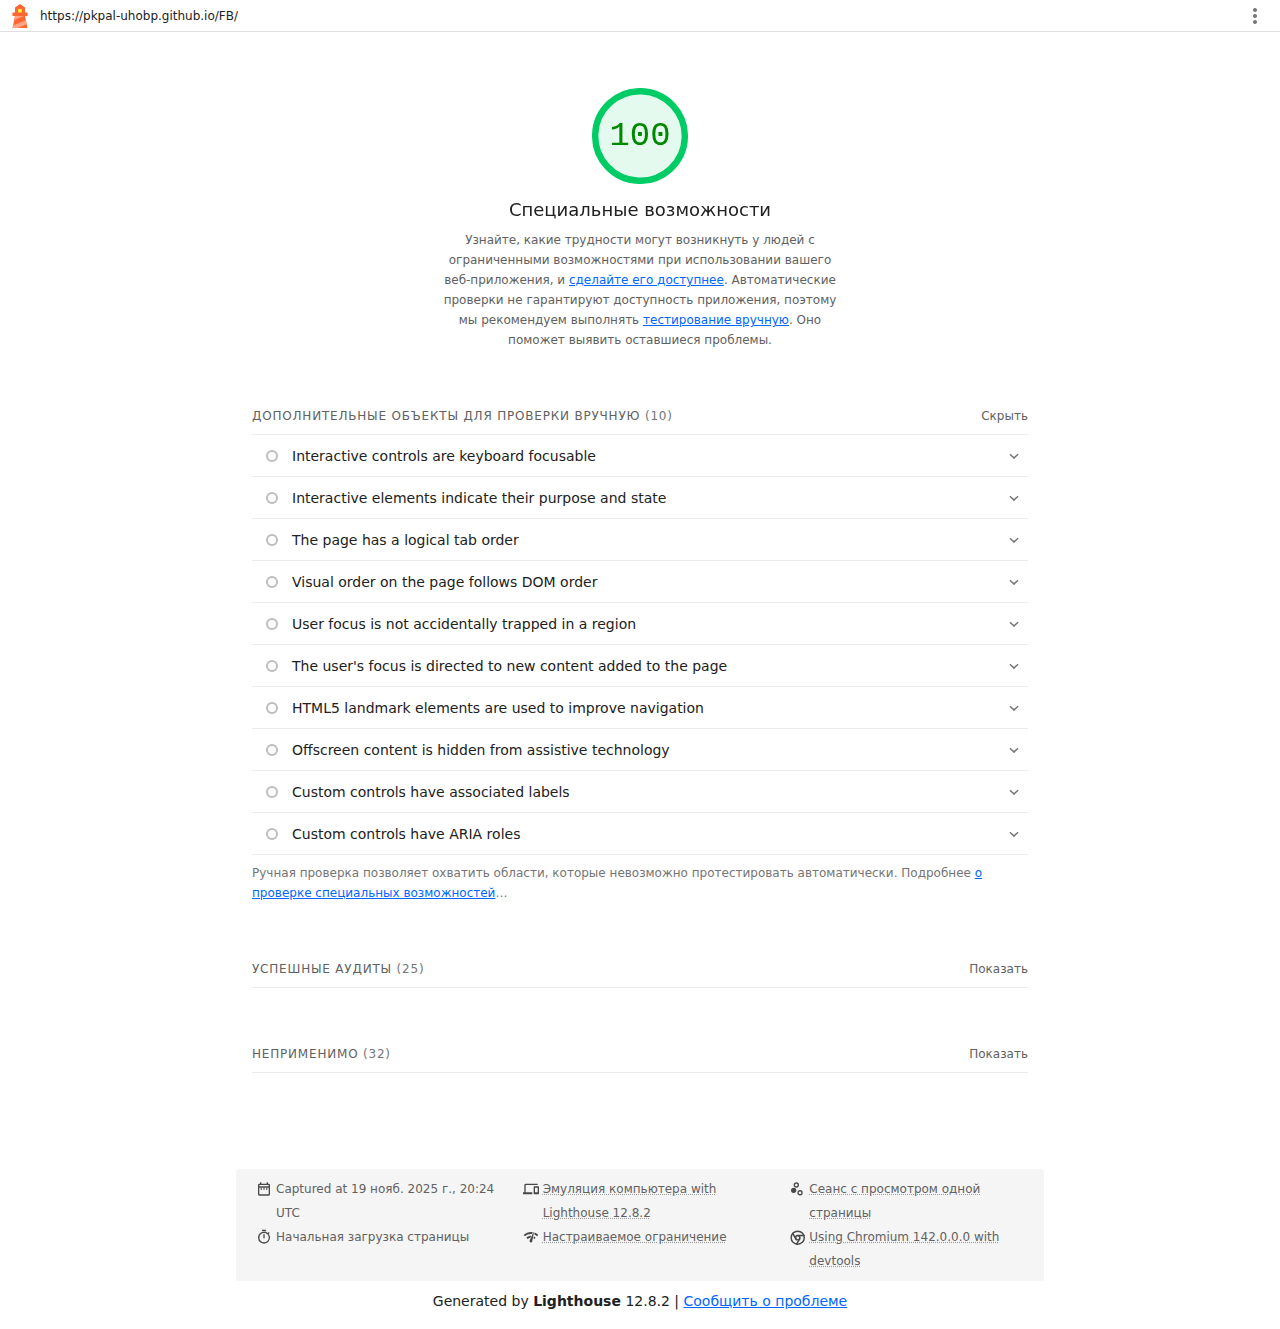
<file: workbook/pkpal-uhobp.github.io.html>
<!--
@license
Copyright 2018 Google LLC
SPDX-License-Identifier: Apache-2.0
-->
<!doctype html>
<html lang="en">
<head>
  <meta charset="utf-8">
  <meta name="viewport" content="width=device-width, initial-scale=1, minimum-scale=1">
  <link rel="icon" href='data:image/svg+xml;utf8,<svg fill="none" xmlns="http://www.w3.org/2000/svg" viewBox="0 0 48 48"><path d="m14 7 10-7 10 7v10h5v7h-5l5 24H9l5-24H9v-7h5V7Z" fill="%23F63"/><path d="M31.561 24H14l-1.689 8.105L31.561 24ZM18.983 48H9l1.022-4.907L35.723 32.27l1.663 7.98L18.983 48Z" fill="%23FFA385"/><path fill="%23FF3" d="M20.5 10h7v7h-7z"/></svg>'>
  <title>Lighthouse Report</title>
  <style>body {margin: 0}</style>
</head>
<body>
  <noscript>Lighthouse report requires JavaScript. Please enable.</noscript>

  <div id="lh-log"></div>

  <script>window.__LIGHTHOUSE_JSON__ = {"lighthouseVersion":"12.8.2","requestedUrl":"https://pkpal-uhobp.github.io/FB/","mainDocumentUrl":"https://pkpal-uhobp.github.io/FB/","finalDisplayedUrl":"https://pkpal-uhobp.github.io/FB/","finalUrl":"https://pkpal-uhobp.github.io/FB/","fetchTime":"2025-11-19T20:24:21.663Z","gatherMode":"navigation","runWarnings":[],"userAgent":"Mozilla/5.0 (Windows NT 10.0; Win64; x64) AppleWebKit/537.36 (KHTML, like Gecko) Chrome/142.0.0.0 Safari/537.36","environment":{"networkUserAgent":"Mozilla/5.0 (Macintosh; Intel Mac OS X 10_15_7) AppleWebKit/537.36 (KHTML, like Gecko) Chrome/136.0.0.0 Safari/537.36","hostUserAgent":"Mozilla/5.0 (Windows NT 10.0; Win64; x64) AppleWebKit/537.36 (KHTML, like Gecko) Chrome/142.0.0.0 Safari/537.36","benchmarkIndex":3844,"credits":{"axe-core":"4.10.3"}},"audits":{"accesskeys":{"id":"accesskeys","title":"`[accesskey]`: значения уникальны","description":"Клавиши доступа позволяют быстро перейти к нужной части страницы. Для удобства навигации на каждую клавишу должно быть назначено только одно действие. Подробнее [о клавишах доступа](https://dequeuniversity.com/rules/axe/4.10/accesskeys)…","score":null,"scoreDisplayMode":"notApplicable"},"aria-allowed-attr":{"id":"aria-allowed-attr","title":"Атрибуты `[aria-*]` соответствуют своим ролям","description":"Каждая `role` ARIA поддерживает определенный набор атрибутов `aria-*`. Неверно присвоенные атрибуты `aria-*` будут недействительны. Подробнее о том, [как сопоставлять атрибуты ARIA с их ролями](https://dequeuniversity.com/rules/axe/4.10/aria-allowed-attr)…","score":1,"scoreDisplayMode":"binary","details":{"type":"table","headings":[{"key":"node","valueType":"node","subItemsHeading":{"key":"relatedNode","valueType":"node"},"label":"Неподходящие элементы"}],"items":[]}},"aria-allowed-role":{"id":"aria-allowed-role","title":"Роли ARIA назначены только совместимым элементам","description":"Многим элементам HTML разрешается назначать только определенные роли ARIA. Если роли ARIA используются неподходящим способом, это может ухудшить доступность веб-страницы. Подробнее [о ролях ARIA](https://dequeuniversity.com/rules/axe/4.10/aria-allowed-role)…","score":1,"scoreDisplayMode":"binary","details":{"type":"table","headings":[{"key":"node","valueType":"node","subItemsHeading":{"key":"relatedNode","valueType":"node"},"label":"Неподходящие элементы"}],"items":[]}},"aria-command-name":{"id":"aria-command-name","title":"У элементов `button`, `link` и `menuitem` есть названия, доступные программам чтения с экрана","description":"Если у элемента нет названия, доступного программам чтения с экрана, пользователи услышат его общее название и не поймут, для чего он нужен. Подробнее о том, [как сделать элементы команд более доступными](https://dequeuniversity.com/rules/axe/4.10/aria-command-name)…","score":null,"scoreDisplayMode":"notApplicable"},"aria-conditional-attr":{"id":"aria-conditional-attr","title":"Атрибуты ARIA используются так, как указано для роли элемента","description":"Использовать некоторые атрибуты ARIA в элементе можно только при определенных условиях. Подробнее [об условных атрибутах ARIA](https://dequeuniversity.com/rules/axe/4.10/aria-conditional-attr)…","score":1,"scoreDisplayMode":"binary","details":{"type":"table","headings":[{"key":"node","valueType":"node","subItemsHeading":{"key":"relatedNode","valueType":"node"},"label":"Неподходящие элементы"}],"items":[]}},"aria-deprecated-role":{"id":"aria-deprecated-role","title":"Устаревшие роли ARIA не использовались","description":"Функции специальных возможностей могут некорректно обрабатывать устаревшие роли ARIA. Подробнее [об устаревших ролях ARIA](https://dequeuniversity.com/rules/axe/4.10/aria-deprecated-role)…","score":1,"scoreDisplayMode":"binary","details":{"type":"table","headings":[{"key":"node","valueType":"node","subItemsHeading":{"key":"relatedNode","valueType":"node"},"label":"Неподходящие элементы"}],"items":[]}},"aria-dialog-name":{"id":"aria-dialog-name","title":"У элементов с атрибутом `role=\"dialog\"` или `role=\"alertdialog\"` есть доступные названия","description":"Если у элементов диалогового окна ARIA нет доступных имен, пользователи программ чтения с экрана могут не понимать назначение этих элементов. Подробнее о том, [как сделать элементы диалогового окна ARIA более доступными](https://dequeuniversity.com/rules/axe/4.10/aria-dialog-name)…","score":null,"scoreDisplayMode":"notApplicable"},"aria-hidden-body":{"id":"aria-hidden-body","title":"Элемент `\u003cbody>` в документе не содержит атрибут `[aria-hidden=\"true\"]`","description":"Программы чтения с экрана и другие технологии специальных возможностей могут работать некорректно, если для `\u003cbody>` задан атрибут `aria-hidden=\"true\"`. Подробнее о том, [как `aria-hidden` влияет на элемент body](https://dequeuniversity.com/rules/axe/4.10/aria-hidden-body)…","score":1,"scoreDisplayMode":"binary","details":{"type":"table","headings":[{"key":"node","valueType":"node","subItemsHeading":{"key":"relatedNode","valueType":"node"},"label":"Неподходящие элементы"}],"items":[]}},"aria-hidden-focus":{"id":"aria-hidden-focus","title":"Элементы, к которым применен атрибут `[aria-hidden=\"true\"]`, не содержат активных дочерних элементов","description":"Если для родительского элемента задан атрибут `[aria-hidden=\"true\"]`, то все его фокусируемые потомки становятся недоступны для программ чтения с экрана и других технологий специальных возможностей. Подробнее о том, [какое влияние `aria-hidden` оказывает на фокусируемые элементы](https://dequeuniversity.com/rules/axe/4.10/aria-hidden-focus)…","score":1,"scoreDisplayMode":"binary","details":{"type":"table","headings":[{"key":"node","valueType":"node","subItemsHeading":{"key":"relatedNode","valueType":"node"},"label":"Неподходящие элементы"}],"items":[]}},"aria-input-field-name":{"id":"aria-input-field-name","title":"У полей ввода ARIA есть доступные названия","description":"Если у поля ввода нет названия, доступного программам чтения с экрана, пользователи услышат его общее название и не поймут, для чего оно нужно. Подробнее [о ярлыках для полей ввода](https://dequeuniversity.com/rules/axe/4.10/aria-input-field-name)…","score":null,"scoreDisplayMode":"notApplicable"},"aria-meter-name":{"id":"aria-meter-name","title":"У элементов `meter` ARIA есть названия, доступные программам чтения с экрана","description":"Если у элемента счетчика нет названия, доступного программам чтения с экрана, пользователи услышат только общее название и не поймут, для чего он нужен. Подробнее о том, [как присваивать названия элементам \"`meter`\"](https://dequeuniversity.com/rules/axe/4.10/aria-meter-name)…","score":null,"scoreDisplayMode":"notApplicable"},"aria-progressbar-name":{"id":"aria-progressbar-name","title":"У элементов `progressbar` ARIA есть названия, доступные программам чтения с экрана","description":"Если у элемента `progressbar` нет названия, доступного программам чтения с экрана, пользователи услышат только его общее название и не поймут, для чего он нужен. Подробнее о том, [как присваивать ярлыки элементам `progressbar`](https://dequeuniversity.com/rules/axe/4.10/aria-progressbar-name)…","score":null,"scoreDisplayMode":"notApplicable"},"aria-prohibited-attr":{"id":"aria-prohibited-attr","title":"В элементах используются только разрешенные атрибуты ARIA","description":"Если атрибуты ARIA используются в ролях, для которых они запрещены, пользователи специальных возможностей могут не получать важную информацию. Подробнее [о запрещенных ролях ARIA](https://dequeuniversity.com/rules/axe/4.10/aria-prohibited-attr)…","score":1,"scoreDisplayMode":"binary","details":{"type":"table","headings":[{"key":"node","valueType":"node","subItemsHeading":{"key":"relatedNode","valueType":"node"},"label":"Неподходящие элементы"}],"items":[]}},"aria-required-attr":{"id":"aria-required-attr","title":"У элементов `[role]` есть все необходимые атрибуты `[aria-*]`","description":"К некоторым ролям ARIA необходимо добавлять атрибуты, описывающие состояние элемента для программ чтения с экрана. Подробнее [о ролях и необходимых атрибутах](https://dequeuniversity.com/rules/axe/4.10/aria-required-attr)…","score":1,"scoreDisplayMode":"binary","details":{"type":"table","headings":[{"key":"node","valueType":"node","subItemsHeading":{"key":"relatedNode","valueType":"node"},"label":"Неподходящие элементы"}],"items":[]}},"aria-required-children":{"id":"aria-required-children","title":"В элементах с ролью ARIA `[role]` присутствуют все обязательные дочерние элементы, которые должны содержать определенный элемент `[role]`.","description":"Указав роль ARIA для родительского элемента, в некоторых случаях вы должны также задать определенные роли его дочерним элементам. Если этого не сделать, связанные с ARIA функции специальных возможностей будут работать неправильно. Подробнее [о ролях и необходимых дочерних элементах](https://dequeuniversity.com/rules/axe/4.10/aria-required-children)…","score":null,"scoreDisplayMode":"notApplicable"},"aria-required-parent":{"id":"aria-required-parent","title":"Элементы с атрибутом `[role]` содержатся в своих родительских элементах","description":"Некоторые дочерние элементы с ролями ARIA должны содержаться внутри определенных родительских элементов, иначе связанные с ними функции специальных возможностей будут работать неправильно. Подробнее [о ролях ARIA и необходимых родительских элементах](https://dequeuniversity.com/rules/axe/4.10/aria-required-parent)…","score":null,"scoreDisplayMode":"notApplicable"},"aria-roles":{"id":"aria-roles","title":"Недействительные значения атрибутов `[role]` отсутствуют","description":"Значения ролей ARIA должны быть допустимыми, иначе связанные с ними функции специальных возможностей будут работать неправильно. Подробнее о том, [какие роли ARIA можно указывать](https://dequeuniversity.com/rules/axe/4.10/aria-roles)…","score":1,"scoreDisplayMode":"binary","details":{"type":"table","headings":[{"key":"node","valueType":"node","subItemsHeading":{"key":"relatedNode","valueType":"node"},"label":"Неподходящие элементы"}],"items":[]}},"aria-text":{"id":"aria-text","title":"У элементов атрибута `role=text` нет фокусируемых потомков","description":"Если добавить отделенный разметкой атрибут `role=text` перед текстовым узлом и после него, VoiceOver будет определять текст как одну фразу, но фокусируемые потомки не будут озвучиваться. Подробнее [об атрибуте `role=text`](https://dequeuniversity.com/rules/axe/4.10/aria-text)…","score":null,"scoreDisplayMode":"notApplicable"},"aria-toggle-field-name":{"id":"aria-toggle-field-name","title":"У переключателей ARIA есть доступные названия","description":"Если у переключателя нет названия, доступного программам чтения с экрана, пользователи услышат его общее название и не поймут, для чего он нужен. Подробнее [о переключателях](https://dequeuniversity.com/rules/axe/4.10/aria-toggle-field-name)…","score":null,"scoreDisplayMode":"notApplicable"},"aria-tooltip-name":{"id":"aria-tooltip-name","title":"У элементов `tooltip` ARIA есть названия, доступные программам чтения с экрана","description":"Если у элемента подсказки нет названия, доступного программам чтения с экрана, пользователи услышат только его общее название и не поймут, для чего он нужен. Подробнее о том, [как присваивать названия элементам \"`tooltip`\"](https://dequeuniversity.com/rules/axe/4.10/aria-tooltip-name)…","score":null,"scoreDisplayMode":"notApplicable"},"aria-treeitem-name":{"id":"aria-treeitem-name","title":"У элементов `treeitem` ARIA есть названия, доступные программам чтения с экрана","description":"Если у элемента `treeitem` нет названия, доступного программам чтения с экрана, пользователи услышат только его общее название и не поймут, для чего он нужен. Подробнее [о присваивании ярлыков элементам `treeitem`](https://dequeuniversity.com/rules/axe/4.10/aria-treeitem-name)…","score":null,"scoreDisplayMode":"notApplicable"},"aria-valid-attr-value":{"id":"aria-valid-attr-value","title":"Недействительные значения атрибутов `[aria-*]` отсутствуют","description":"Технологии специальных возможностей, например программы чтения с экрана, не могут распознавать атрибуты ARIA с недопустимыми значениями. Подробнее [о существующих значениях для атрибутов ARIA](https://dequeuniversity.com/rules/axe/4.10/aria-valid-attr-value)…","score":1,"scoreDisplayMode":"binary","details":{"type":"table","headings":[{"key":"node","valueType":"node","subItemsHeading":{"key":"relatedNode","valueType":"node"},"label":"Неподходящие элементы"}],"items":[]}},"aria-valid-attr":{"id":"aria-valid-attr","title":"Атрибуты `[aria-*]` действительны и написаны без ошибок","description":"Технологии специальных возможностей, например программы чтения с экрана, не могут распознавать атрибуты ARIA с недопустимыми названиями. Подробнее [о существующих атрибутах ARIA](https://dequeuniversity.com/rules/axe/4.10/aria-valid-attr)…","score":1,"scoreDisplayMode":"binary","details":{"type":"table","headings":[{"key":"node","valueType":"node","subItemsHeading":{"key":"relatedNode","valueType":"node"},"label":"Неподходящие элементы"}],"items":[]}},"button-name":{"id":"button-name","title":"Названия кнопок доступны программам чтения с экрана","description":"Если у кнопки нет названия, доступного программам чтения с экрана, пользователи услышат слово \"кнопка\", но не поймут, для чего она нужна. Подробнее о том, [как сделать кнопки более доступными](https://dequeuniversity.com/rules/axe/4.10/button-name)…","score":1,"scoreDisplayMode":"binary","details":{"type":"table","headings":[{"key":"node","valueType":"node","subItemsHeading":{"key":"relatedNode","valueType":"node"},"label":"Неподходящие элементы"}],"items":[]}},"bypass":{"id":"bypass","title":"Страница содержит заголовок, ссылку для пропуска контента или указание региона","description":"Чтобы пользователям было проще перемещаться по странице с помощью клавиатуры, добавьте возможность пропускать повторяющийся контент. Подробнее [о пропускаемых блоках данных](https://dequeuniversity.com/rules/axe/4.10/bypass)…","score":null,"scoreDisplayMode":"notApplicable"},"color-contrast":{"id":"color-contrast","title":"Цвета фона и переднего плана достаточно контрастны","description":"Многие пользователи не видят текст с низкой контрастностью, или им сложно его воспринимать. Подробнее о том, [как обеспечить достаточный цветовой контраст](https://dequeuniversity.com/rules/axe/4.10/color-contrast)…","score":1,"scoreDisplayMode":"binary","details":{"type":"table","headings":[{"key":"node","valueType":"node","subItemsHeading":{"key":"relatedNode","valueType":"node"},"label":"Неподходящие элементы"}],"items":[]}},"definition-list":{"id":"definition-list","title":"Элементы `\u003cdl>` содержат только правильно размещенные группы `\u003cdt>` и `\u003cdd>` и элементы `\u003cscript>`, `\u003ctemplate>` или `\u003cdiv>`.","description":"Если списки определений размечены с ошибками, программы чтения с экрана могут озвучивать их некорректно. Подробнее о том, [как правильно создавать списки определений](https://dequeuniversity.com/rules/axe/4.10/definition-list)…","score":null,"scoreDisplayMode":"notApplicable"},"dlitem":{"id":"dlitem","title":"Элементы списков определений расположены внутри элементов `\u003cdl>`","description":"Чтобы программы чтения с экрана правильно озвучивали элементы списков определений `\u003cdt>` и `\u003cdd>`, они должны располагаться внутри родительского элемента `\u003cdl>`. Подробнее о том, [как правильно создавать списки определений](https://dequeuniversity.com/rules/axe/4.10/dlitem)…","score":null,"scoreDisplayMode":"notApplicable"},"document-title":{"id":"document-title","title":"Документ содержит элемент `\u003ctitle>`","description":"Название (элемент title) нужно для того, чтобы программы чтения с экрана могли озвучивать название страницы. Также оно появляется в результатах поиска и позволяет определять, соответствует ли сайт запросу. Подробнее [о названиях документов](https://dequeuniversity.com/rules/axe/4.10/document-title)…","score":1,"scoreDisplayMode":"binary","details":{"type":"table","headings":[{"key":"node","valueType":"node","subItemsHeading":{"key":"relatedNode","valueType":"node"},"label":"Неподходящие элементы"}],"items":[]}},"duplicate-id-aria":{"id":"duplicate-id-aria","title":"Идентификаторы ARIA уникальны","description":"Значение идентификатора ARIA должно быть уникальным, поскольку технологии специальных возможностей могут игнорировать повторяющиеся идентификаторы. Подробнее о том, [как убрать копии идентификаторов ARIA](https://dequeuniversity.com/rules/axe/4.10/duplicate-id-aria)…","score":null,"scoreDisplayMode":"notApplicable"},"empty-heading":{"id":"empty-heading","title":"Во всех элементах заголовка есть содержимое","description":"Если у заголовка нет содержимого или текст недоступен, пользователи программы чтения с экрана не могут получить информацию о структуре страницы. Подробнее [о заголовках](https://dequeuniversity.com/rules/axe/4.10/empty-heading)…","score":null,"scoreDisplayMode":"notApplicable"},"form-field-multiple-labels":{"id":"form-field-multiple-labels","title":"В форме нет полей с несколькими ярлыками","description":"Когда программы чтения с экрана или другие технологии специальных возможностей обнаруживают поля формы с несколькими ярлыками, они озвучивают только первый, последний или все ярлыки. Это может запутать пользователей. Подробнее о том, [как использовать ярлыки формы](https://dequeuniversity.com/rules/axe/4.10/form-field-multiple-labels)…","score":null,"scoreDisplayMode":"notApplicable"},"frame-title":{"id":"frame-title","title":"У элементов `\u003cframe>` и `\u003ciframe>` есть атрибут title","description":"Чтобы программы чтения с экрана могли описывать содержимое фреймов, у каждого из них должно быть название (атрибут title). Подробнее [о названиях фреймов](https://dequeuniversity.com/rules/axe/4.10/frame-title)…","score":null,"scoreDisplayMode":"notApplicable"},"heading-order":{"id":"heading-order","title":"Элементы заголовков расположены последовательно в порядке убывания","description":"Когда заголовки расположены в правильном порядке и между их уровнями нет пропусков, они образуют семантическую структуру страницы. Благодаря этому навигация с помощью технологий специальных возможностей становится проще и понятнее. Подробнее [о расположении заголовков](https://dequeuniversity.com/rules/axe/4.10/heading-order)…","score":1,"scoreDisplayMode":"binary","details":{"type":"table","headings":[{"key":"node","valueType":"node","subItemsHeading":{"key":"relatedNode","valueType":"node"},"label":"Неподходящие элементы"}],"items":[]}},"html-has-lang":{"id":"html-has-lang","title":"Элемент `\u003chtml>` содержит атрибут `[lang]`","description":"Если для страницы не указан атрибут `lang`, программа чтения с экрана предполагает, что текст приведен на языке по умолчанию, выбранном пользователем при установке программы. Если текст написан на другом языке, он может озвучиваться некорректно. Подробнее [об атрибуте `lang`](https://dequeuniversity.com/rules/axe/4.10/html-has-lang)…","score":1,"scoreDisplayMode":"binary","details":{"type":"table","headings":[{"key":"node","valueType":"node","subItemsHeading":{"key":"relatedNode","valueType":"node"},"label":"Неподходящие элементы"}],"items":[]}},"html-lang-valid":{"id":"html-lang-valid","title":"Для элемента `\u003chtml>` указано действительное значение атрибута `[lang]`","description":"Чтобы программы чтения с экрана правильно озвучивали текст, укажите допустимый [языковой тег BCP 47](https://www.w3.org/International/questions/qa-choosing-language-tags#question). Подробнее о том, [как использовать атрибут `lang`](https://dequeuniversity.com/rules/axe/4.10/html-lang-valid)…","score":1,"scoreDisplayMode":"binary","details":{"type":"table","headings":[{"key":"node","valueType":"node","subItemsHeading":{"key":"relatedNode","valueType":"node"},"label":"Неподходящие элементы"}],"items":[]}},"html-xml-lang-mismatch":{"id":"html-xml-lang-mismatch","title":"У элемента `\u003chtml>` есть атрибут `[xml:lang]`, основной язык которого совпадает с языком в атрибуте `[lang]`","description":"Если для веб-страницы не указан подходящий язык, программа чтения с экрана может озвучивать текст некорректно. Подробнее [об атрибуте `lang`](https://dequeuniversity.com/rules/axe/4.10/html-xml-lang-mismatch)…","score":null,"scoreDisplayMode":"notApplicable"},"identical-links-same-purpose":{"id":"identical-links-same-purpose","title":"У одинаковых ссылок одно назначение","description":"У ссылок с одним назначением должно быть одинаковое описание. Так пользователь поймет, куда они ведут, и решит, следует ли по ним переходить. Подробнее [об одинаковых ссылках](https://dequeuniversity.com/rules/axe/4.10/identical-links-same-purpose)…","score":null,"scoreDisplayMode":"notApplicable"},"image-alt":{"id":"image-alt","title":"У элементов изображений есть атрибут `[alt]`","description":"В информационных элементах должен содержаться короткий и ясный альтернативный текст. Если элемент декоративный, то атрибут alt для него можно оставить пустым. Подробнее [об атрибуте `alt`](https://dequeuniversity.com/rules/axe/4.10/image-alt)…","score":1,"scoreDisplayMode":"binary","details":{"type":"table","headings":[{"key":"node","valueType":"node","subItemsHeading":{"key":"relatedNode","valueType":"node"},"label":"Неподходящие элементы"}],"items":[]}},"image-redundant-alt":{"id":"image-redundant-alt","title":"У изображений нет атрибутов `[alt]`, представляющих собой избыточный текст","description":"В информационных элементах должен содержаться короткий и ясный альтернативный текст. Если он будет повторять текст рядом со ссылкой или изображением, то одна и та же фраза может прозвучать дважды, что собьет с толку пользователей программы чтения с экрана. Подробнее [об атрибуте `alt`](https://dequeuniversity.com/rules/axe/4.10/image-redundant-alt)…","score":1,"scoreDisplayMode":"binary","details":{"type":"table","headings":[{"key":"node","valueType":"node","subItemsHeading":{"key":"relatedNode","valueType":"node"},"label":"Неподходящие элементы"}],"items":[]}},"input-button-name":{"id":"input-button-name","title":"Текст кнопок ввода легко различим","description":"Добавьте к кнопкам ввода легко различимый текст, чтобы пользователи программы чтения с экрана могли понимать их назначение. Подробнее [о кнопках ввода](https://dequeuniversity.com/rules/axe/4.10/input-button-name)…","score":null,"scoreDisplayMode":"notApplicable"},"input-image-alt":{"id":"input-image-alt","title":"Элементы `\u003cinput type=\"image\">` содержат атрибут `[alt]`","description":"Если в элементе `\u003cinput>` в качестве кнопки используется изображение, добавьте альтернативный текст, описывающий назначение этой кнопки для программ чтения с экрана. Подробнее [об альтернативном тексте для изображения в элементе ввода](https://dequeuniversity.com/rules/axe/4.10/input-image-alt)…","score":null,"scoreDisplayMode":"notApplicable"},"label-content-name-mismatch":{"id":"label-content-name-mismatch","title":"У элементов с видимыми текстовыми метками есть подходящие доступные названия","description":"Видимые текстовые метки, которые не совпадают с доступными названиями, могут запутать пользователей программ чтения с экрана. Подробнее [о доступных названиях](https://dequeuniversity.com/rules/axe/4.10/label-content-name-mismatch)…","score":null,"scoreDisplayMode":"notApplicable"},"label":{"id":"label","title":"Элементам формы присвоены соответствующие ярлыки","description":"Ярлыки нужны для того, чтобы программы чтения с экрана и другие технологии специальных возможностей могли правильно озвучивать элементы управления формой. Подробнее [о ярлыках для элементов формы](https://dequeuniversity.com/rules/axe/4.10/label)…","score":1,"scoreDisplayMode":"binary","details":{"type":"table","headings":[{"key":"node","valueType":"node","subItemsHeading":{"key":"relatedNode","valueType":"node"},"label":"Неподходящие элементы"}],"items":[]}},"landmark-one-main":{"id":"landmark-one-main","title":"В документе есть ориентир main","description":"Если добавить ориентир main, пользователям программы чтения с экрана будет удобнее перемещаться по веб-странице. Подробнее [об ориентирах](https://dequeuniversity.com/rules/axe/4.10/landmark-one-main)…","score":1,"scoreDisplayMode":"informative","details":{"type":"table","headings":[{"key":"node","valueType":"node","subItemsHeading":{"key":"relatedNode","valueType":"node"},"label":"Неподходящие элементы"}],"items":[{"node":{"type":"node","lhId":"1-0-HTML","path":"1,HTML","selector":"html","boundingRect":{"top":0,"bottom":9725,"left":0,"right":772,"width":772,"height":9725},"snippet":"\u003chtml lang=\"ru\">","nodeLabel":"html","explanation":"Fix all of the following:\n  Document does not have a main landmark"}}],"debugData":{"type":"debugdata","impact":"moderate","tags":["cat.semantics","best-practice"]}}},"link-name":{"id":"link-name","title":"Текст ссылок различим для программ чтения с экрана","description":"Текст ссылок (как и альтернативный текст для изображений, используемых в качестве ссылок) должен быть уникальным, фокусируемым и доступным для программ чтения с экрана. Подробнее о том, [как сделать ссылки доступными для программ с технологиями специальных возможностей](https://dequeuniversity.com/rules/axe/4.10/link-name)…","score":1,"scoreDisplayMode":"binary","details":{"type":"table","headings":[{"key":"node","valueType":"node","subItemsHeading":{"key":"relatedNode","valueType":"node"},"label":"Неподходящие элементы"}],"items":[]}},"link-in-text-block":{"id":"link-in-text-block","title":"Ссылки можно различить, не опираясь на цвет","description":"Многие пользователи не видят текст с низкой контрастностью, или им сложно его воспринимать. Хорошо различимый текст ссылки облегчает работу людям со слабым зрением. Подробнее о том, [как сделать ссылку хорошо различимой](https://dequeuniversity.com/rules/axe/4.10/link-in-text-block)…","score":null,"scoreDisplayMode":"notApplicable"},"list":{"id":"list","title":"В списках содержатся только элементы `\u003cli>` и элементы поддержки скрипта (`\u003cscript>` и `\u003ctemplate>`)","description":"Используйте правильную структуру кода при верстке списков, иначе программы чтения с экрана будут некорректно их озвучивать. Подробнее [о правильной структуре списков](https://dequeuniversity.com/rules/axe/4.10/list)…","score":1,"scoreDisplayMode":"binary","details":{"type":"table","headings":[{"key":"node","valueType":"node","subItemsHeading":{"key":"relatedNode","valueType":"node"},"label":"Неподходящие элементы"}],"items":[]}},"listitem":{"id":"listitem","title":"Элементы списка (`\u003cli>`) расположены внутри родительских элементов `\u003cul>`, `\u003col>` или `\u003cmenu>`","description":"Чтобы программы чтения с экрана правильно озвучивали списки, элементы `\u003cli>` должны располагаться внутри родительских элементов `\u003cul>`, `\u003col>` или `\u003cmenu>`. Подробнее [о правильной структуре списков](https://dequeuniversity.com/rules/axe/4.10/listitem)…","score":1,"scoreDisplayMode":"binary","details":{"type":"table","headings":[{"key":"node","valueType":"node","subItemsHeading":{"key":"relatedNode","valueType":"node"},"label":"Неподходящие элементы"}],"items":[]}},"meta-refresh":{"id":"meta-refresh","title":"В документе не используется метатег `\u003cmeta http-equiv=\"refresh\">`","description":"Когда страница обновляется автоматически, фокус, используемый программами для чтения с экрана, перемещается в верхнюю часть. Это может мешать работе пользователей и вызывать у них негативные эмоции. Подробнее [о метатеге refresh](https://dequeuniversity.com/rules/axe/4.10/meta-refresh)…","score":null,"scoreDisplayMode":"notApplicable"},"meta-viewport":{"id":"meta-viewport","title":"Атрибут `[user-scalable=\"no\"]` не используется в элементе `\u003cmeta name=\"viewport\">`, и значение атрибута `[maximum-scale]` больше или равно 5","description":"Не отключайте масштабирование. Эта функция помогает слабовидящим пользователям читать информацию на веб-страницах. Подробнее [о метатеге viewport](https://dequeuniversity.com/rules/axe/4.10/meta-viewport)…","score":1,"scoreDisplayMode":"binary","details":{"type":"table","headings":[{"key":"node","valueType":"node","subItemsHeading":{"key":"relatedNode","valueType":"node"},"label":"Неподходящие элементы"}],"items":[]}},"object-alt":{"id":"object-alt","title":"У элементов `\u003cobject>` есть альтернативный текст","description":"Чтобы программы чтения с экрана могли зачитывать содержимое элементов `\u003cobject>`, добавьте к ним альтернативный текст. Подробнее [об альтернативном тексте для элементов `object`](https://dequeuniversity.com/rules/axe/4.10/object-alt)…","score":null,"scoreDisplayMode":"notApplicable"},"select-name":{"id":"select-name","title":"У элементов select есть связанные элементы label","description":"Элементы формы без эффективных меток могут доставить неудобства пользователям программы чтения с экрана. Подробнее [об элементе `select`](https://dequeuniversity.com/rules/axe/4.10/select-name)…","score":null,"scoreDisplayMode":"notApplicable"},"skip-link":{"id":"skip-link","title":"Ссылки для пропуска контента фокусируемые","description":"Добавьте ссылку для пропуска контента, чтобы пользователи могли сразу перейти к основному контенту. [Подробнее…](https://dequeuniversity.com/rules/axe/4.10/skip-link)","score":null,"scoreDisplayMode":"notApplicable"},"tabindex":{"id":"tabindex","title":"Нет элементов со значением атрибута `[tabindex]` выше 0","description":"Значение больше 0 подразумевает явное указание порядка навигации. Это может создавать трудности для пользователей с ограниченными возможностями. Подробнее [об атрибуте `tabindex`](https://dequeuniversity.com/rules/axe/4.10/tabindex)…","score":null,"scoreDisplayMode":"notApplicable"},"table-duplicate-name":{"id":"table-duplicate-name","title":"В таблицах указаны разные значения для атрибута summary и элемента `\u003ccaption>`","description":"Атрибут summary должен описывать структуру таблицы, а в элементе `\u003ccaption>` требуется указать экранный заголовок. Точная разметка таблиц упрощает работу пользователей программ чтения с экрана. Подробнее [об атрибуте summary и элементе caption](https://dequeuniversity.com/rules/axe/4.10/table-duplicate-name)…","score":null,"scoreDisplayMode":"notApplicable"},"table-fake-caption":{"id":"table-fake-caption","title":"Для обозначения подписей в таблицах используется элемент `\u003ccaption>` вместо ячеек с атрибутом `[colspan]`","description":"Чтобы пользователям было проще перемещаться по таблицам с помощью программ чтения с экрана, не используйте в таблицах ячейки с атрибутом `[colspan]` для обозначения подписей. Подробнее [о подписях](https://dequeuniversity.com/rules/axe/4.10/table-fake-caption)…","score":null,"scoreDisplayMode":"notApplicable"},"target-size":{"id":"target-size","title":"Области прикосновения и расстояние между ними достаточно большие","description":"Области прикосновения должны быть достаточно большими, как и расстояние между ними. Так пользователям, у которых могут возникнуть трудности с нажатием на небольшие элементы управления, будет проще выбрать нужный. Подробнее [об областях прикосновения](https://dequeuniversity.com/rules/axe/4.10/target-size)…","score":1,"scoreDisplayMode":"binary","details":{"type":"table","headings":[{"key":"node","valueType":"node","subItemsHeading":{"key":"relatedNode","valueType":"node"},"label":"Неподходящие элементы"}],"items":[]}},"td-has-header":{"id":"td-has-header","title":"У элементов `\u003ctd>` есть один или несколько заголовков в большой таблице `\u003ctable>`","description":"Чтобы пользователям было проще перемещаться по таблицам с помощью программ чтения с экрана, рекомендуем добавлять заголовки для элементов `\u003ctd>` в больших таблицах (состоящих из трех или более ячеек в высоту и ширину). Подробнее [о заголовках таблиц](https://dequeuniversity.com/rules/axe/4.10/td-has-header)…","score":null,"scoreDisplayMode":"notApplicable"},"td-headers-attr":{"id":"td-headers-attr","title":"Ячейки внутри элемента `\u003ctable>`, в которых используется атрибут `[headers]`, ссылаются на ячейки той же таблицы.","description":"Чтобы пользователям было проще перемещаться по таблицам с помощью программ чтения с экрана, убедитесь, что ячейки (элементы `\u003ctd>`) с атрибутом `[headers]` ссылаются только на другие ячейки в той же таблице. Подробнее [об атрибуте `headers`](https://dequeuniversity.com/rules/axe/4.10/td-headers-attr)…","score":null,"scoreDisplayMode":"notApplicable"},"th-has-data-cells":{"id":"th-has-data-cells","title":"В элементах `\u003cth>` и элементах с атрибутом `[role=\"columnheader\"/\"rowheader\"]` есть описываемые ими ячейки с данными","description":"Чтобы пользователям было проще перемещаться по таблицам с помощью программ чтения с экрана, убедитесь, что все заголовки в таблицах ссылаются на тот или иной набор ячеек. Подробнее [о заголовках таблиц](https://dequeuniversity.com/rules/axe/4.10/th-has-data-cells)…","score":null,"scoreDisplayMode":"notApplicable"},"valid-lang":{"id":"valid-lang","title":"Недействительные значения атрибутов `[lang]` отсутствуют","description":"Чтобы программы чтения с экрана правильно озвучивали текст, укажите для элементов допустимый [языковой тег BCP 47](https://www.w3.org/International/questions/qa-choosing-language-tags#question). Подробнее о том, [как использовать атрибут `lang`](https://dequeuniversity.com/rules/axe/4.10/valid-lang)…","score":null,"scoreDisplayMode":"notApplicable"},"video-caption":{"id":"video-caption","title":"Элементы `\u003cvideo>` содержат элемент `\u003ctrack>` с атрибутом `[kind=\"captions\"]`","description":"Чтобы информация, озвучиваемая в видео, была доступна людям с нарушениями слуха, добавьте субтитры. Подробнее [о субтитрах в видео](https://dequeuniversity.com/rules/axe/4.10/video-caption)…","score":null,"scoreDisplayMode":"notApplicable"},"custom-controls-labels":{"id":"custom-controls-labels","title":"Custom controls have associated labels","description":"Custom interactive controls have associated labels, provided by aria-label or aria-labelledby. [Learn more about custom controls and labels](https://developer.chrome.com/docs/lighthouse/accessibility/custom-controls-labels/).","score":null,"scoreDisplayMode":"manual"},"custom-controls-roles":{"id":"custom-controls-roles","title":"Custom controls have ARIA roles","description":"Custom interactive controls have appropriate ARIA roles. [Learn how to add roles to custom controls](https://developer.chrome.com/docs/lighthouse/accessibility/custom-control-roles/).","score":null,"scoreDisplayMode":"manual"},"focus-traps":{"id":"focus-traps","title":"User focus is not accidentally trapped in a region","description":"A user can tab into and out of any control or region without accidentally trapping their focus. [Learn how to avoid focus traps](https://developer.chrome.com/docs/lighthouse/accessibility/focus-traps/).","score":null,"scoreDisplayMode":"manual"},"focusable-controls":{"id":"focusable-controls","title":"Interactive controls are keyboard focusable","description":"Custom interactive controls are keyboard focusable and display a focus indicator. [Learn how to make custom controls focusable](https://developer.chrome.com/docs/lighthouse/accessibility/focusable-controls/).","score":null,"scoreDisplayMode":"manual"},"interactive-element-affordance":{"id":"interactive-element-affordance","title":"Interactive elements indicate their purpose and state","description":"Interactive elements, such as links and buttons, should indicate their state and be distinguishable from non-interactive elements. [Learn how to decorate interactive elements with affordance hints](https://developer.chrome.com/docs/lighthouse/accessibility/interactive-element-affordance/).","score":null,"scoreDisplayMode":"manual"},"logical-tab-order":{"id":"logical-tab-order","title":"The page has a logical tab order","description":"Tabbing through the page follows the visual layout. Users cannot focus elements that are offscreen. [Learn more about logical tab ordering](https://developer.chrome.com/docs/lighthouse/accessibility/logical-tab-order/).","score":null,"scoreDisplayMode":"manual"},"managed-focus":{"id":"managed-focus","title":"The user's focus is directed to new content added to the page","description":"If new content, such as a dialog, is added to the page, the user's focus is directed to it. [Learn how to direct focus to new content](https://developer.chrome.com/docs/lighthouse/accessibility/managed-focus/).","score":null,"scoreDisplayMode":"manual"},"offscreen-content-hidden":{"id":"offscreen-content-hidden","title":"Offscreen content is hidden from assistive technology","description":"Offscreen content is hidden with display: none or aria-hidden=true. [Learn how to properly hide offscreen content](https://developer.chrome.com/docs/lighthouse/accessibility/offscreen-content-hidden/).","score":null,"scoreDisplayMode":"manual"},"use-landmarks":{"id":"use-landmarks","title":"HTML5 landmark elements are used to improve navigation","description":"Landmark elements (`\u003cmain>`, `\u003cnav>`, etc.) are used to improve the keyboard navigation of the page for assistive technology. [Learn more about landmark elements](https://developer.chrome.com/docs/lighthouse/accessibility/use-landmarks/).","score":null,"scoreDisplayMode":"manual"},"visual-order-follows-dom":{"id":"visual-order-follows-dom","title":"Visual order on the page follows DOM order","description":"DOM order matches the visual order, improving navigation for assistive technology. [Learn more about DOM and visual ordering](https://developer.chrome.com/docs/lighthouse/accessibility/visual-order-follows-dom/).","score":null,"scoreDisplayMode":"manual"}},"configSettings":{"output":"json","maxWaitForFcp":30000,"maxWaitForLoad":45000,"pauseAfterFcpMs":1000,"pauseAfterLoadMs":1000,"networkQuietThresholdMs":1000,"cpuQuietThresholdMs":1000,"formFactor":"desktop","throttling":{"rttMs":40,"throughputKbps":10240,"requestLatencyMs":0,"downloadThroughputKbps":0,"uploadThroughputKbps":0,"cpuSlowdownMultiplier":1},"throttlingMethod":"simulate","screenEmulation":{"mobile":true,"width":412,"height":823,"deviceScaleFactor":1.75,"disabled":true},"emulatedUserAgent":"Mozilla/5.0 (Macintosh; Intel Mac OS X 10_15_7) AppleWebKit/537.36 (KHTML, like Gecko) Chrome/136.0.0.0 Safari/537.36","auditMode":false,"gatherMode":false,"clearStorageTypes":["file_systems","shader_cache","service_workers","cache_storage"],"disableStorageReset":false,"debugNavigation":false,"channel":"devtools","usePassiveGathering":false,"disableFullPageScreenshot":false,"skipAboutBlank":false,"blankPage":"about:blank","ignoreStatusCode":true,"locale":"ru","blockedUrlPatterns":null,"additionalTraceCategories":"","extraHeaders":null,"precomputedLanternData":null,"onlyAudits":null,"onlyCategories":["accessibility"],"skipAudits":null},"categories":{"accessibility":{"title":"Специальные возможности","description":"Узнайте, какие трудности могут возникнуть у людей с ограниченными возможностями при использовании вашего веб-приложения, и [сделайте его доступнее](https://developer.chrome.com/docs/lighthouse/accessibility/). Автоматические проверки не гарантируют доступность приложения, поэтому мы рекомендуем выполнять [тестирование вручную](https://web.dev/articles/how-to-review). Оно поможет выявить оставшиеся проблемы.","manualDescription":"Ручная проверка позволяет охватить области, которые невозможно протестировать автоматически. Подробнее [о проверке специальных возможностей](https://web.dev/articles/how-to-review)…","supportedModes":["navigation","snapshot"],"auditRefs":[{"id":"accesskeys","weight":0,"group":"a11y-navigation"},{"id":"aria-allowed-attr","weight":10,"group":"a11y-aria"},{"id":"aria-allowed-role","weight":1,"group":"a11y-aria"},{"id":"aria-command-name","weight":0,"group":"a11y-aria"},{"id":"aria-conditional-attr","weight":7,"group":"a11y-aria"},{"id":"aria-deprecated-role","weight":1,"group":"a11y-aria"},{"id":"aria-dialog-name","weight":0,"group":"a11y-aria"},{"id":"aria-hidden-body","weight":10,"group":"a11y-aria"},{"id":"aria-hidden-focus","weight":7,"group":"a11y-aria"},{"id":"aria-input-field-name","weight":0,"group":"a11y-aria"},{"id":"aria-meter-name","weight":0,"group":"a11y-aria"},{"id":"aria-progressbar-name","weight":0,"group":"a11y-aria"},{"id":"aria-prohibited-attr","weight":7,"group":"a11y-aria"},{"id":"aria-required-attr","weight":10,"group":"a11y-aria"},{"id":"aria-required-children","weight":0,"group":"a11y-aria"},{"id":"aria-required-parent","weight":0,"group":"a11y-aria"},{"id":"aria-roles","weight":7,"group":"a11y-aria"},{"id":"aria-text","weight":0,"group":"a11y-aria"},{"id":"aria-toggle-field-name","weight":0,"group":"a11y-aria"},{"id":"aria-tooltip-name","weight":0,"group":"a11y-aria"},{"id":"aria-treeitem-name","weight":0,"group":"a11y-aria"},{"id":"aria-valid-attr-value","weight":10,"group":"a11y-aria"},{"id":"aria-valid-attr","weight":10,"group":"a11y-aria"},{"id":"button-name","weight":10,"group":"a11y-names-labels"},{"id":"bypass","weight":0,"group":"a11y-navigation"},{"id":"color-contrast","weight":7,"group":"a11y-color-contrast"},{"id":"definition-list","weight":0,"group":"a11y-tables-lists"},{"id":"dlitem","weight":0,"group":"a11y-tables-lists"},{"id":"document-title","weight":7,"group":"a11y-names-labels"},{"id":"duplicate-id-aria","weight":0,"group":"a11y-aria"},{"id":"form-field-multiple-labels","weight":0,"group":"a11y-names-labels"},{"id":"frame-title","weight":0,"group":"a11y-names-labels"},{"id":"heading-order","weight":3,"group":"a11y-navigation"},{"id":"html-has-lang","weight":7,"group":"a11y-language"},{"id":"html-lang-valid","weight":7,"group":"a11y-language"},{"id":"html-xml-lang-mismatch","weight":0,"group":"a11y-language"},{"id":"image-alt","weight":10,"group":"a11y-names-labels"},{"id":"image-redundant-alt","weight":1,"group":"a11y-names-labels"},{"id":"input-button-name","weight":0,"group":"a11y-names-labels"},{"id":"input-image-alt","weight":0,"group":"a11y-names-labels"},{"id":"label","weight":7,"group":"a11y-names-labels"},{"id":"link-in-text-block","weight":0,"group":"a11y-color-contrast"},{"id":"link-name","weight":7,"group":"a11y-names-labels"},{"id":"list","weight":7,"group":"a11y-tables-lists"},{"id":"listitem","weight":7,"group":"a11y-tables-lists"},{"id":"meta-refresh","weight":0,"group":"a11y-best-practices"},{"id":"meta-viewport","weight":10,"group":"a11y-best-practices"},{"id":"object-alt","weight":0,"group":"a11y-names-labels"},{"id":"select-name","weight":0,"group":"a11y-names-labels"},{"id":"skip-link","weight":0,"group":"a11y-names-labels"},{"id":"tabindex","weight":0,"group":"a11y-navigation"},{"id":"table-duplicate-name","weight":0,"group":"a11y-tables-lists"},{"id":"target-size","weight":7,"group":"a11y-best-practices"},{"id":"td-headers-attr","weight":0,"group":"a11y-tables-lists"},{"id":"th-has-data-cells","weight":0,"group":"a11y-tables-lists"},{"id":"valid-lang","weight":0,"group":"a11y-language"},{"id":"video-caption","weight":0,"group":"a11y-audio-video"},{"id":"focusable-controls","weight":0},{"id":"interactive-element-affordance","weight":0},{"id":"logical-tab-order","weight":0},{"id":"visual-order-follows-dom","weight":0},{"id":"focus-traps","weight":0},{"id":"managed-focus","weight":0},{"id":"use-landmarks","weight":0},{"id":"offscreen-content-hidden","weight":0},{"id":"custom-controls-labels","weight":0},{"id":"custom-controls-roles","weight":0},{"id":"empty-heading","weight":0,"group":"hidden"},{"id":"identical-links-same-purpose","weight":0,"group":"hidden"},{"id":"landmark-one-main","weight":0,"group":"hidden"},{"id":"label-content-name-mismatch","weight":0,"group":"hidden"},{"id":"table-fake-caption","weight":0,"group":"hidden"},{"id":"td-has-header","weight":0,"group":"hidden"}],"id":"accessibility","score":1}},"categoryGroups":{"metrics":{"title":"Показатели"},"insights":{"title":"Статистика","description":"Статистические данные доступны на панели \"Производительность\" инструментов разработчика в Chrome. Чтобы узнавать подробную информацию, [создайте трассировку](https://developer.chrome.com/docs/devtools/performance/reference)."},"diagnostics":{"title":"Диагностика","description":"Подробная информация о производительности вашего приложения. Эти цифры не влияют на показатель производительности [напрямую](https://developer.chrome.com/docs/lighthouse/performance/performance-scoring/)."},"a11y-best-practices":{"title":"Рекомендации","description":"Проверьте, соответствует ли ваш сайт рекомендациям по оптимизации для поисковых систем."},"a11y-color-contrast":{"title":"Контрастность","description":"Проверьте, хорошо ли виден ваш текст."},"a11y-names-labels":{"title":"Названия и ярлыки","description":"Проверьте, насколько элементы управления в вашем приложении различимы для программ чтения с экрана."},"a11y-navigation":{"title":"Навигация","description":"Проверьте, удобно ли пользователям перемещаться по вашему приложению с помощью клавиатуры."},"a11y-aria":{"title":"ARIA","description":"Проверьте, правильно ли заданы атрибуты ARIA. Они облегчают работу с вашим приложением пользователям с ограниченными возможностями."},"a11y-language":{"title":"Интернационализация и локализация","description":"Проверьте, правильно ли заданы атрибуты языков для программ чтения с экрана."},"a11y-audio-video":{"title":"Аудио и видео","description":"Проверьте, доступны ли на вашем сайте описания для аудио- и видеоконтента. Это сделает сайт удобнее для пользователей с нарушениями зрения и слуха."},"a11y-tables-lists":{"title":"Таблицы и списки","description":"Проверьте, насколько эффективно программы чтения с экрана распознают данные в таблицах и списках на вашем сайте."},"seo-mobile":{"title":"Оптимизация для мобильных устройств","description":"Убедитесь, что ваши страницы оптимизированы для мобильных устройств, чтобы пользователям не приходилось менять масштаб страниц или подстраивать их под размер экрана. Подробнее о том, [как оптимизировать страницы для мобильных устройств](https://developers.google.com/search/mobile-sites/)…"},"seo-content":{"title":"Рекомендации в отношении контента","description":"Оптимизируйте HTML-код, чтобы поисковые роботы могли лучше проанализировать контент приложения."},"seo-crawl":{"title":"Сканирование и индексирование","description":"Чтобы ваше приложение появлялось в результатах поиска, предоставьте доступ к нему поисковым роботам."},"best-practices-trust-safety":{"title":"Надежность и безопасность"},"best-practices-ux":{"title":"Удобство для пользователей"},"best-practices-browser-compat":{"title":"Совместимость с браузерами"},"best-practices-general":{"title":"Общие рекомендации"},"hidden":{"title":""}},"stackPacks":[],"entities":[{"name":"GitHub","origins":["https://pkpal-uhobp.github.io"],"isFirstParty":true,"category":"utility"},{"name":"Google Fonts","homepage":"https://fonts.google.com/","origins":["https://fonts.googleapis.com","https://fonts.gstatic.com"],"category":"cdn"}],"fullPageScreenshot":{"screenshot":{"data":"[data-uri]","width":772,"height":11211.2001953125},"nodes":{"1-0-HTML":{"id":"","top":0,"bottom":19539,"left":0,"right":772,"width":772,"height":19539},"1-1-P":{"id":"","top":105,"bottom":125,"left":20,"right":752,"width":732,"height":20},"1-2-DIV":{"id":"","top":0,"bottom":740,"left":0,"right":772,"width":772,"height":740}}},"timing":{"entries":[{"startTime":185,"name":"lh:config","duration":147,"entryType":"measure"},{"startTime":186,"name":"lh:config:resolveArtifactsToDefns","duration":0.7,"entryType":"measure"},{"startTime":332,"name":"lh:runner:gather","duration":8810.6,"entryType":"measure"},{"startTime":332.2,"name":"lh:driver:connect","duration":7,"entryType":"measure"},{"startTime":339.3,"name":"lh:driver:navigate","duration":32.8,"entryType":"measure"},{"startTime":372.3,"name":"lh:gather:getBenchmarkIndex","duration":1008.6,"entryType":"measure"},{"startTime":1381,"name":"lh:gather:getVersion","duration":0.7,"entryType":"measure"},{"startTime":1381.7,"name":"lh:gather:getDevicePixelRatio","duration":1,"entryType":"measure"},{"startTime":1382.9,"name":"lh:prepare:navigationMode","duration":46.8,"entryType":"measure"},{"startTime":1390,"name":"lh:storage:clearDataForOrigin","duration":11.8,"entryType":"measure"},{"startTime":1401.8,"name":"lh:storage:clearBrowserCaches","duration":26,"entryType":"measure"},{"startTime":1428.3,"name":"lh:gather:prepareThrottlingAndNetwork","duration":1.4,"entryType":"measure"},{"startTime":1433.4,"name":"lh:driver:navigate","duration":6010.2,"entryType":"measure"},{"startTime":7447.1,"name":"lh:computed:NetworkRecords","duration":1.1,"entryType":"measure"},{"startTime":7448.6,"name":"lh:gather:getArtifact:DevtoolsLog","duration":0,"entryType":"measure"},{"startTime":7448.6,"name":"lh:gather:getArtifact:Accessibility","duration":159,"entryType":"measure"},{"startTime":7607.6,"name":"lh:gather:getArtifact:NetworkUserAgent","duration":0.1,"entryType":"measure"},{"startTime":7607.7,"name":"lh:gather:getArtifact:Stacks","duration":6,"entryType":"measure"},{"startTime":7607.8,"name":"lh:gather:collectStacks","duration":5.9,"entryType":"measure"},{"startTime":7613.7,"name":"lh:gather:getArtifact:FullPageScreenshot","duration":1527.2,"entryType":"measure"},{"startTime":9142.7,"name":"lh:runner:audit","duration":89.8,"entryType":"measure"},{"startTime":9142.8,"name":"lh:runner:auditing","duration":89.5,"entryType":"measure"},{"startTime":9144,"name":"lh:audit:accesskeys","duration":0.8,"entryType":"measure"},{"startTime":9144.9,"name":"lh:audit:aria-allowed-attr","duration":2.4,"entryType":"measure"},{"startTime":9147.5,"name":"lh:audit:aria-allowed-role","duration":2,"entryType":"measure"},{"startTime":9149.7,"name":"lh:audit:aria-command-name","duration":0.8,"entryType":"measure"},{"startTime":9150.7,"name":"lh:audit:aria-conditional-attr","duration":2,"entryType":"measure"},{"startTime":9152.8,"name":"lh:audit:aria-deprecated-role","duration":1.3,"entryType":"measure"},{"startTime":9154.2,"name":"lh:audit:aria-dialog-name","duration":0.5,"entryType":"measure"},{"startTime":9154.8,"name":"lh:audit:aria-hidden-body","duration":1.3,"entryType":"measure"},{"startTime":9156.2,"name":"lh:audit:aria-hidden-focus","duration":1.5,"entryType":"measure"},{"startTime":9157.8,"name":"lh:audit:aria-input-field-name","duration":0.4,"entryType":"measure"},{"startTime":9158.4,"name":"lh:audit:aria-meter-name","duration":0.5,"entryType":"measure"},{"startTime":9158.9,"name":"lh:audit:aria-progressbar-name","duration":0.7,"entryType":"measure"},{"startTime":9159.8,"name":"lh:audit:aria-prohibited-attr","duration":1.5,"entryType":"measure"},{"startTime":9161.3,"name":"lh:audit:aria-required-attr","duration":1.5,"entryType":"measure"},{"startTime":9162.9,"name":"lh:audit:aria-required-children","duration":0.6,"entryType":"measure"},{"startTime":9163.5,"name":"lh:audit:aria-required-parent","duration":0.6,"entryType":"measure"},{"startTime":9164.2,"name":"lh:audit:aria-roles","duration":1.4,"entryType":"measure"},{"startTime":9165.6,"name":"lh:audit:aria-text","duration":0.7,"entryType":"measure"},{"startTime":9166.4,"name":"lh:audit:aria-toggle-field-name","duration":0.5,"entryType":"measure"},{"startTime":9167,"name":"lh:audit:aria-tooltip-name","duration":0.7,"entryType":"measure"},{"startTime":9167.9,"name":"lh:audit:aria-treeitem-name","duration":0.6,"entryType":"measure"},{"startTime":9168.6,"name":"lh:audit:aria-valid-attr-value","duration":1.4,"entryType":"measure"},{"startTime":9170.1,"name":"lh:audit:aria-valid-attr","duration":1.3,"entryType":"measure"},{"startTime":9171.5,"name":"lh:audit:button-name","duration":1.3,"entryType":"measure"},{"startTime":9172.9,"name":"lh:audit:bypass","duration":1.3,"entryType":"measure"},{"startTime":9174.3,"name":"lh:audit:color-contrast","duration":1.5,"entryType":"measure"},{"startTime":9175.9,"name":"lh:audit:definition-list","duration":1,"entryType":"measure"},{"startTime":9176.9,"name":"lh:audit:dlitem","duration":0.8,"entryType":"measure"},{"startTime":9177.8,"name":"lh:audit:document-title","duration":1.4,"entryType":"measure"},{"startTime":9179.3,"name":"lh:audit:duplicate-id-aria","duration":4.8,"entryType":"measure"},{"startTime":9184.2,"name":"lh:audit:empty-heading","duration":1.4,"entryType":"measure"},{"startTime":9185.7,"name":"lh:audit:form-field-multiple-labels","duration":1.4,"entryType":"measure"},{"startTime":9187.2,"name":"lh:audit:frame-title","duration":0.7,"entryType":"measure"},{"startTime":9188,"name":"lh:audit:heading-order","duration":1.5,"entryType":"measure"},{"startTime":9189.5,"name":"lh:audit:html-has-lang","duration":1.5,"entryType":"measure"},{"startTime":9191.1,"name":"lh:audit:html-lang-valid","duration":1.8,"entryType":"measure"},{"startTime":9193,"name":"lh:audit:html-xml-lang-mismatch","duration":1,"entryType":"measure"},{"startTime":9194,"name":"lh:audit:identical-links-same-purpose","duration":1.4,"entryType":"measure"},{"startTime":9195.5,"name":"lh:audit:image-alt","duration":1.4,"entryType":"measure"},{"startTime":9196.9,"name":"lh:audit:image-redundant-alt","duration":1.4,"entryType":"measure"},{"startTime":9198.5,"name":"lh:audit:input-button-name","duration":0.8,"entryType":"measure"},{"startTime":9199.4,"name":"lh:audit:input-image-alt","duration":0.9,"entryType":"measure"},{"startTime":9200.3,"name":"lh:audit:label-content-name-mismatch","duration":0.9,"entryType":"measure"},{"startTime":9201.3,"name":"lh:audit:label","duration":1.3,"entryType":"measure"},{"startTime":9202.7,"name":"lh:audit:landmark-one-main","duration":1.4,"entryType":"measure"},{"startTime":9204.2,"name":"lh:audit:link-name","duration":6,"entryType":"measure"},{"startTime":9210.4,"name":"lh:audit:link-in-text-block","duration":0.9,"entryType":"measure"},{"startTime":9211.3,"name":"lh:audit:list","duration":1.4,"entryType":"measure"},{"startTime":9212.8,"name":"lh:audit:listitem","duration":1.4,"entryType":"measure"},{"startTime":9214.3,"name":"lh:audit:meta-refresh","duration":0.9,"entryType":"measure"},{"startTime":9215.3,"name":"lh:audit:meta-viewport","duration":1.4,"entryType":"measure"},{"startTime":9216.8,"name":"lh:audit:object-alt","duration":1,"entryType":"measure"},{"startTime":9217.9,"name":"lh:audit:select-name","duration":0.9,"entryType":"measure"},{"startTime":9218.9,"name":"lh:audit:skip-link","duration":1,"entryType":"measure"},{"startTime":9220,"name":"lh:audit:tabindex","duration":1,"entryType":"measure"},{"startTime":9221.1,"name":"lh:audit:table-duplicate-name","duration":1.1,"entryType":"measure"},{"startTime":9222.3,"name":"lh:audit:table-fake-caption","duration":1.2,"entryType":"measure"},{"startTime":9223.6,"name":"lh:audit:target-size","duration":1.7,"entryType":"measure"},{"startTime":9225.4,"name":"lh:audit:td-has-header","duration":1.3,"entryType":"measure"},{"startTime":9226.9,"name":"lh:audit:td-headers-attr","duration":1.3,"entryType":"measure"},{"startTime":9228.3,"name":"lh:audit:th-has-data-cells","duration":1.2,"entryType":"measure"},{"startTime":9229.6,"name":"lh:audit:valid-lang","duration":1.2,"entryType":"measure"},{"startTime":9230.9,"name":"lh:audit:video-caption","duration":1.2,"entryType":"measure"},{"startTime":9232.1,"name":"lh:audit:custom-controls-labels","duration":0,"entryType":"measure"},{"startTime":9232.1,"name":"lh:audit:custom-controls-roles","duration":0,"entryType":"measure"},{"startTime":9232.1,"name":"lh:audit:focus-traps","duration":0,"entryType":"measure"},{"startTime":9232.1,"name":"lh:audit:focusable-controls","duration":0.1,"entryType":"measure"},{"startTime":9232.3,"name":"lh:audit:interactive-element-affordance","duration":0,"entryType":"measure"},{"startTime":9232.3,"name":"lh:audit:logical-tab-order","duration":0,"entryType":"measure"},{"startTime":9232.3,"name":"lh:audit:managed-focus","duration":0,"entryType":"measure"},{"startTime":9232.3,"name":"lh:audit:offscreen-content-hidden","duration":0,"entryType":"measure"},{"startTime":9232.3,"name":"lh:audit:use-landmarks","duration":0,"entryType":"measure"},{"startTime":9232.3,"name":"lh:audit:visual-order-follows-dom","duration":0,"entryType":"measure"},{"startTime":9232.3,"name":"lh:runner:generate","duration":0.2,"entryType":"measure"},{"startTime":9232.7,"name":"lh:computed:EntityClassification","duration":0.2,"entryType":"measure"}],"total":8900.4},"i18n":{"rendererFormattedStrings":{"calculatorLink":"Показать калькулятор","collapseView":"Свернуть","crcInitialNavigation":"Начальная навигация","crcLongestDurationLabel":"Максимальная задержка критического пути:","dropdownCopyJSON":"Копировать JSON-файл","dropdownDarkTheme":"Включить/выключить тёмную тему","dropdownPrintExpanded":"Печать полного отчета","dropdownPrintSummary":"Печать сводных данных","dropdownSaveGist":"Сохранить как Gist","dropdownSaveHTML":"Сохранить как HTML-файл","dropdownSaveJSON":"Сохранить как JSON-файл","dropdownViewUnthrottledTrace":"Просмотр исходной трассировки","dropdownViewer":"Открыть в Viewer","errorLabel":"Ошибка","errorMissingAuditInfo":"Ошибка отчета: информация аудита отсутствует","expandView":"Развернуть","firstPartyChipLabel":"Собственные","footerIssue":"Сообщить о проблеме","goBackToAudits":"Использовать проверки","hide":"Скрыть","insightsNotice":"В этом году отчеты о проверке производительности будут заменены статистическими данными. Вы можете [узнать больше и оставить отзыв](https://github.com/GoogleChrome/lighthouse/discussions/16462).","labDataTitle":"Имитация загрузки страницы","lsPerformanceCategoryDescription":"Результаты анализа [Lighthouse](https://developers.google.com/web/tools/lighthouse/), проведенного для текущей страницы в эмулированной мобильной сети. Значения приблизительные и могут изменяться.","manualAuditsGroupTitle":"Дополнительные объекты для проверки вручную","notApplicableAuditsGroupTitle":"Неприменимо","openInANewTabTooltip":"Открыть в новой вкладке","opportunityResourceColumnLabel":"Возможности","opportunitySavingsColumnLabel":"Приблизительная экономия","passedAuditsGroupTitle":"Успешные аудиты","runtimeAnalysisWindow":"Начальная загрузка страницы","runtimeAnalysisWindowSnapshot":"Сводка по состоянию на определенный момент","runtimeAnalysisWindowTimespan":"Период, в течение которого пользователь взаимодействовал со страницей","runtimeCustom":"Настраиваемое ограничение","runtimeDesktopEmulation":"Эмуляция компьютера","runtimeMobileEmulation":"Эмуляция устройства Moto G Power","runtimeNoEmulation":"Без эмуляции","runtimeSettingsAxeVersion":"Версия Axe","runtimeSettingsBenchmark":"Производительность памяти/ЦП без пропуска тактов","runtimeSettingsCPUThrottling":"Ограничение пропускной способности ЦП","runtimeSettingsDevice":"Устройство","runtimeSettingsNetworkThrottling":"Ограничение пропускной способности сети","runtimeSettingsScreenEmulation":"Эмуляция экрана","runtimeSettingsUANetwork":"Агент пользователя (сеть)","runtimeSingleLoad":"Сеанс с просмотром одной страницы","runtimeSingleLoadTooltip":"Это данные загрузки одной страницы, а не сводка множества сеансов.","runtimeSlow4g":"Ограничение для сети 4G с низкой скоростью","runtimeUnknown":"Неизвестно","show":"Показать","showRelevantAudits":"Показать аудиты","snippetCollapseButtonLabel":"Свернуть фрагмент","snippetExpandButtonLabel":"Развернуть фрагмент","thirdPartyResourcesLabel":"Показывать сторонние ресурсы","throttlingProvided":"Предоставлено средой","toplevelWarningsMessage":"Во время работы Lighthouse возникли следующие проблемы:","tryInsights":"Использовать статистику","unattributable":"Несвязанные","varianceDisclaimer":"Значения приблизительные и могут изменяться. [Уровень производительности рассчитывается](https://developer.chrome.com/docs/lighthouse/performance/performance-scoring/) непосредственно на основании этих показателей.","viewTraceLabel":"Посмотреть трассировку","viewTreemapLabel":"Открыть карту эффективности","warningAuditsGroupTitle":"Пройденные проверки с предупреждениями","warningHeader":"Предупреждения: "},"icuMessagePaths":{"core/audits/accessibility/accesskeys.js | title":["audits.accesskeys.title"],"core/audits/accessibility/accesskeys.js | description":["audits.accesskeys.description"],"core/audits/accessibility/aria-allowed-attr.js | title":["audits[aria-allowed-attr].title"],"core/audits/accessibility/aria-allowed-attr.js | description":["audits[aria-allowed-attr].description"],"core/lib/i18n/i18n.js | columnFailingElem":["audits[aria-allowed-attr].details.headings[0].label","audits[aria-allowed-role].details.headings[0].label","audits[aria-conditional-attr].details.headings[0].label","audits[aria-deprecated-role].details.headings[0].label","audits[aria-hidden-body].details.headings[0].label","audits[aria-hidden-focus].details.headings[0].label","audits[aria-prohibited-attr].details.headings[0].label","audits[aria-required-attr].details.headings[0].label","audits[aria-roles].details.headings[0].label","audits[aria-valid-attr-value].details.headings[0].label","audits[aria-valid-attr].details.headings[0].label","audits[button-name].details.headings[0].label","audits[color-contrast].details.headings[0].label","audits[document-title].details.headings[0].label","audits[heading-order].details.headings[0].label","audits[html-has-lang].details.headings[0].label","audits[html-lang-valid].details.headings[0].label","audits[image-alt].details.headings[0].label","audits[image-redundant-alt].details.headings[0].label","audits.label.details.headings[0].label","audits[landmark-one-main].details.headings[0].label","audits[link-name].details.headings[0].label","audits.list.details.headings[0].label","audits.listitem.details.headings[0].label","audits[meta-viewport].details.headings[0].label","audits[target-size].details.headings[0].label"],"core/audits/accessibility/aria-allowed-role.js | title":["audits[aria-allowed-role].title"],"core/audits/accessibility/aria-allowed-role.js | description":["audits[aria-allowed-role].description"],"core/audits/accessibility/aria-command-name.js | title":["audits[aria-command-name].title"],"core/audits/accessibility/aria-command-name.js | description":["audits[aria-command-name].description"],"core/audits/accessibility/aria-conditional-attr.js | title":["audits[aria-conditional-attr].title"],"core/audits/accessibility/aria-conditional-attr.js | description":["audits[aria-conditional-attr].description"],"core/audits/accessibility/aria-deprecated-role.js | title":["audits[aria-deprecated-role].title"],"core/audits/accessibility/aria-deprecated-role.js | description":["audits[aria-deprecated-role].description"],"core/audits/accessibility/aria-dialog-name.js | title":["audits[aria-dialog-name].title"],"core/audits/accessibility/aria-dialog-name.js | description":["audits[aria-dialog-name].description"],"core/audits/accessibility/aria-hidden-body.js | title":["audits[aria-hidden-body].title"],"core/audits/accessibility/aria-hidden-body.js | description":["audits[aria-hidden-body].description"],"core/audits/accessibility/aria-hidden-focus.js | title":["audits[aria-hidden-focus].title"],"core/audits/accessibility/aria-hidden-focus.js | description":["audits[aria-hidden-focus].description"],"core/audits/accessibility/aria-input-field-name.js | title":["audits[aria-input-field-name].title"],"core/audits/accessibility/aria-input-field-name.js | description":["audits[aria-input-field-name].description"],"core/audits/accessibility/aria-meter-name.js | title":["audits[aria-meter-name].title"],"core/audits/accessibility/aria-meter-name.js | description":["audits[aria-meter-name].description"],"core/audits/accessibility/aria-progressbar-name.js | title":["audits[aria-progressbar-name].title"],"core/audits/accessibility/aria-progressbar-name.js | description":["audits[aria-progressbar-name].description"],"core/audits/accessibility/aria-prohibited-attr.js | title":["audits[aria-prohibited-attr].title"],"core/audits/accessibility/aria-prohibited-attr.js | description":["audits[aria-prohibited-attr].description"],"core/audits/accessibility/aria-required-attr.js | title":["audits[aria-required-attr].title"],"core/audits/accessibility/aria-required-attr.js | description":["audits[aria-required-attr].description"],"core/audits/accessibility/aria-required-children.js | title":["audits[aria-required-children].title"],"core/audits/accessibility/aria-required-children.js | description":["audits[aria-required-children].description"],"core/audits/accessibility/aria-required-parent.js | title":["audits[aria-required-parent].title"],"core/audits/accessibility/aria-required-parent.js | description":["audits[aria-required-parent].description"],"core/audits/accessibility/aria-roles.js | title":["audits[aria-roles].title"],"core/audits/accessibility/aria-roles.js | description":["audits[aria-roles].description"],"core/audits/accessibility/aria-text.js | title":["audits[aria-text].title"],"core/audits/accessibility/aria-text.js | description":["audits[aria-text].description"],"core/audits/accessibility/aria-toggle-field-name.js | title":["audits[aria-toggle-field-name].title"],"core/audits/accessibility/aria-toggle-field-name.js | description":["audits[aria-toggle-field-name].description"],"core/audits/accessibility/aria-tooltip-name.js | title":["audits[aria-tooltip-name].title"],"core/audits/accessibility/aria-tooltip-name.js | description":["audits[aria-tooltip-name].description"],"core/audits/accessibility/aria-treeitem-name.js | title":["audits[aria-treeitem-name].title"],"core/audits/accessibility/aria-treeitem-name.js | description":["audits[aria-treeitem-name].description"],"core/audits/accessibility/aria-valid-attr-value.js | title":["audits[aria-valid-attr-value].title"],"core/audits/accessibility/aria-valid-attr-value.js | description":["audits[aria-valid-attr-value].description"],"core/audits/accessibility/aria-valid-attr.js | title":["audits[aria-valid-attr].title"],"core/audits/accessibility/aria-valid-attr.js | description":["audits[aria-valid-attr].description"],"core/audits/accessibility/button-name.js | title":["audits[button-name].title"],"core/audits/accessibility/button-name.js | description":["audits[button-name].description"],"core/audits/accessibility/bypass.js | title":["audits.bypass.title"],"core/audits/accessibility/bypass.js | description":["audits.bypass.description"],"core/audits/accessibility/color-contrast.js | title":["audits[color-contrast].title"],"core/audits/accessibility/color-contrast.js | description":["audits[color-contrast].description"],"core/audits/accessibility/definition-list.js | title":["audits[definition-list].title"],"core/audits/accessibility/definition-list.js | description":["audits[definition-list].description"],"core/audits/accessibility/dlitem.js | title":["audits.dlitem.title"],"core/audits/accessibility/dlitem.js | description":["audits.dlitem.description"],"core/audits/accessibility/document-title.js | title":["audits[document-title].title"],"core/audits/accessibility/document-title.js | description":["audits[document-title].description"],"core/audits/accessibility/duplicate-id-aria.js | title":["audits[duplicate-id-aria].title"],"core/audits/accessibility/duplicate-id-aria.js | description":["audits[duplicate-id-aria].description"],"core/audits/accessibility/empty-heading.js | title":["audits[empty-heading].title"],"core/audits/accessibility/empty-heading.js | description":["audits[empty-heading].description"],"core/audits/accessibility/form-field-multiple-labels.js | title":["audits[form-field-multiple-labels].title"],"core/audits/accessibility/form-field-multiple-labels.js | description":["audits[form-field-multiple-labels].description"],"core/audits/accessibility/frame-title.js | title":["audits[frame-title].title"],"core/audits/accessibility/frame-title.js | description":["audits[frame-title].description"],"core/audits/accessibility/heading-order.js | title":["audits[heading-order].title"],"core/audits/accessibility/heading-order.js | description":["audits[heading-order].description"],"core/audits/accessibility/html-has-lang.js | title":["audits[html-has-lang].title"],"core/audits/accessibility/html-has-lang.js | description":["audits[html-has-lang].description"],"core/audits/accessibility/html-lang-valid.js | title":["audits[html-lang-valid].title"],"core/audits/accessibility/html-lang-valid.js | description":["audits[html-lang-valid].description"],"core/audits/accessibility/html-xml-lang-mismatch.js | title":["audits[html-xml-lang-mismatch].title"],"core/audits/accessibility/html-xml-lang-mismatch.js | description":["audits[html-xml-lang-mismatch].description"],"core/audits/accessibility/identical-links-same-purpose.js | title":["audits[identical-links-same-purpose].title"],"core/audits/accessibility/identical-links-same-purpose.js | description":["audits[identical-links-same-purpose].description"],"core/audits/accessibility/image-alt.js | title":["audits[image-alt].title"],"core/audits/accessibility/image-alt.js | description":["audits[image-alt].description"],"core/audits/accessibility/image-redundant-alt.js | title":["audits[image-redundant-alt].title"],"core/audits/accessibility/image-redundant-alt.js | description":["audits[image-redundant-alt].description"],"core/audits/accessibility/input-button-name.js | title":["audits[input-button-name].title"],"core/audits/accessibility/input-button-name.js | description":["audits[input-button-name].description"],"core/audits/accessibility/input-image-alt.js | title":["audits[input-image-alt].title"],"core/audits/accessibility/input-image-alt.js | description":["audits[input-image-alt].description"],"core/audits/accessibility/label-content-name-mismatch.js | title":["audits[label-content-name-mismatch].title"],"core/audits/accessibility/label-content-name-mismatch.js | description":["audits[label-content-name-mismatch].description"],"core/audits/accessibility/label.js | title":["audits.label.title"],"core/audits/accessibility/label.js | description":["audits.label.description"],"core/audits/accessibility/landmark-one-main.js | title":["audits[landmark-one-main].title"],"core/audits/accessibility/landmark-one-main.js | description":["audits[landmark-one-main].description"],"core/audits/accessibility/link-name.js | title":["audits[link-name].title"],"core/audits/accessibility/link-name.js | description":["audits[link-name].description"],"core/audits/accessibility/link-in-text-block.js | title":["audits[link-in-text-block].title"],"core/audits/accessibility/link-in-text-block.js | description":["audits[link-in-text-block].description"],"core/audits/accessibility/list.js | title":["audits.list.title"],"core/audits/accessibility/list.js | description":["audits.list.description"],"core/audits/accessibility/listitem.js | title":["audits.listitem.title"],"core/audits/accessibility/listitem.js | description":["audits.listitem.description"],"core/audits/accessibility/meta-refresh.js | title":["audits[meta-refresh].title"],"core/audits/accessibility/meta-refresh.js | description":["audits[meta-refresh].description"],"core/audits/accessibility/meta-viewport.js | title":["audits[meta-viewport].title"],"core/audits/accessibility/meta-viewport.js | description":["audits[meta-viewport].description"],"core/audits/accessibility/object-alt.js | title":["audits[object-alt].title"],"core/audits/accessibility/object-alt.js | description":["audits[object-alt].description"],"core/audits/accessibility/select-name.js | title":["audits[select-name].title"],"core/audits/accessibility/select-name.js | description":["audits[select-name].description"],"core/audits/accessibility/skip-link.js | title":["audits[skip-link].title"],"core/audits/accessibility/skip-link.js | description":["audits[skip-link].description"],"core/audits/accessibility/tabindex.js | title":["audits.tabindex.title"],"core/audits/accessibility/tabindex.js | description":["audits.tabindex.description"],"core/audits/accessibility/table-duplicate-name.js | title":["audits[table-duplicate-name].title"],"core/audits/accessibility/table-duplicate-name.js | description":["audits[table-duplicate-name].description"],"core/audits/accessibility/table-fake-caption.js | title":["audits[table-fake-caption].title"],"core/audits/accessibility/table-fake-caption.js | description":["audits[table-fake-caption].description"],"core/audits/accessibility/target-size.js | title":["audits[target-size].title"],"core/audits/accessibility/target-size.js | description":["audits[target-size].description"],"core/audits/accessibility/td-has-header.js | title":["audits[td-has-header].title"],"core/audits/accessibility/td-has-header.js | description":["audits[td-has-header].description"],"core/audits/accessibility/td-headers-attr.js | title":["audits[td-headers-attr].title"],"core/audits/accessibility/td-headers-attr.js | description":["audits[td-headers-attr].description"],"core/audits/accessibility/th-has-data-cells.js | title":["audits[th-has-data-cells].title"],"core/audits/accessibility/th-has-data-cells.js | description":["audits[th-has-data-cells].description"],"core/audits/accessibility/valid-lang.js | title":["audits[valid-lang].title"],"core/audits/accessibility/valid-lang.js | description":["audits[valid-lang].description"],"core/audits/accessibility/video-caption.js | title":["audits[video-caption].title"],"core/audits/accessibility/video-caption.js | description":["audits[video-caption].description"],"core/config/default-config.js | a11yCategoryTitle":["categories.accessibility.title"],"core/config/default-config.js | a11yCategoryDescription":["categories.accessibility.description"],"core/config/default-config.js | a11yCategoryManualDescription":["categories.accessibility.manualDescription"],"core/config/default-config.js | metricGroupTitle":["categoryGroups.metrics.title"],"core/config/default-config.js | insightsGroupTitle":["categoryGroups.insights.title"],"core/config/default-config.js | insightsGroupDescription":["categoryGroups.insights.description"],"core/config/default-config.js | diagnosticsGroupTitle":["categoryGroups.diagnostics.title"],"core/config/default-config.js | diagnosticsGroupDescription":["categoryGroups.diagnostics.description"],"core/config/default-config.js | a11yBestPracticesGroupTitle":["categoryGroups[a11y-best-practices].title"],"core/config/default-config.js | a11yBestPracticesGroupDescription":["categoryGroups[a11y-best-practices].description"],"core/config/default-config.js | a11yColorContrastGroupTitle":["categoryGroups[a11y-color-contrast].title"],"core/config/default-config.js | a11yColorContrastGroupDescription":["categoryGroups[a11y-color-contrast].description"],"core/config/default-config.js | a11yNamesLabelsGroupTitle":["categoryGroups[a11y-names-labels].title"],"core/config/default-config.js | a11yNamesLabelsGroupDescription":["categoryGroups[a11y-names-labels].description"],"core/config/default-config.js | a11yNavigationGroupTitle":["categoryGroups[a11y-navigation].title"],"core/config/default-config.js | a11yNavigationGroupDescription":["categoryGroups[a11y-navigation].description"],"core/config/default-config.js | a11yAriaGroupTitle":["categoryGroups[a11y-aria].title"],"core/config/default-config.js | a11yAriaGroupDescription":["categoryGroups[a11y-aria].description"],"core/config/default-config.js | a11yLanguageGroupTitle":["categoryGroups[a11y-language].title"],"core/config/default-config.js | a11yLanguageGroupDescription":["categoryGroups[a11y-language].description"],"core/config/default-config.js | a11yAudioVideoGroupTitle":["categoryGroups[a11y-audio-video].title"],"core/config/default-config.js | a11yAudioVideoGroupDescription":["categoryGroups[a11y-audio-video].description"],"core/config/default-config.js | a11yTablesListsVideoGroupTitle":["categoryGroups[a11y-tables-lists].title"],"core/config/default-config.js | a11yTablesListsVideoGroupDescription":["categoryGroups[a11y-tables-lists].description"],"core/config/default-config.js | seoMobileGroupTitle":["categoryGroups[seo-mobile].title"],"core/config/default-config.js | seoMobileGroupDescription":["categoryGroups[seo-mobile].description"],"core/config/default-config.js | seoContentGroupTitle":["categoryGroups[seo-content].title"],"core/config/default-config.js | seoContentGroupDescription":["categoryGroups[seo-content].description"],"core/config/default-config.js | seoCrawlingGroupTitle":["categoryGroups[seo-crawl].title"],"core/config/default-config.js | seoCrawlingGroupDescription":["categoryGroups[seo-crawl].description"],"core/config/default-config.js | bestPracticesTrustSafetyGroupTitle":["categoryGroups[best-practices-trust-safety].title"],"core/config/default-config.js | bestPracticesUXGroupTitle":["categoryGroups[best-practices-ux].title"],"core/config/default-config.js | bestPracticesBrowserCompatGroupTitle":["categoryGroups[best-practices-browser-compat].title"],"core/config/default-config.js | bestPracticesGeneralGroupTitle":["categoryGroups[best-practices-general].title"]}}};</script>
  <script>"use strict";(()=>{function e({median:e,p10:t},n){if(e<=0)throw new Error("median must be greater than zero");if(t<=0)throw new Error("p10 must be greater than zero");if(t>=e)throw new Error("p10 must be less than the median");if(n<=0)return 1;let r,i=Math.max(Number.MIN_VALUE,n/e),a=Math.log(i),o=Math.max(Number.MIN_VALUE,t/e),l=(1-function(e){let t=Math.sign(e),n=1/(1+.3275911*(e=Math.abs(e)));return t*(1-n*(.254829592+n*(n*(1.421413741+n*(1.061405429*n-1.453152027))-.284496736))*Math.exp(-e*e))}(.9061938024368232*a/-Math.log(o)))/2;return r=n<=t?Math.max(.9,Math.min(1,l)):n<=e?Math.max(.5,Math.min(.8999999999999999,l)):Math.max(0,Math.min(.49999999999999994,l)),r}var t="…",n={PASS:{label:"pass",minScore:.9},AVERAGE:{label:"average",minScore:.5},FAIL:{label:"fail"},ERROR:{label:"error"}},r=["com","co","gov","edu","ac","org","go","gob","or","net","in","ne","nic","gouv","web","spb","blog","jus","kiev","mil","wi","qc","ca","bel","on"],i=class i{static get RATINGS(){return n}static get PASS_THRESHOLD(){return.9}static get MS_DISPLAY_VALUE(){return"%10d ms"}static getFinalDisplayedUrl(e){if(e.finalDisplayedUrl)return e.finalDisplayedUrl;if(e.finalUrl)return e.finalUrl;throw new Error("Could not determine final displayed URL")}static getMainDocumentUrl(e){return e.mainDocumentUrl||e.finalUrl}static getFullPageScreenshot(e){return e.fullPageScreenshot?e.fullPageScreenshot:e.audits["full-page-screenshot"]?.details}static getEntityFromUrl(e,t){return t&&t.find((t=>t.origins.find((t=>e.startsWith(t)))))||i.getPseudoRootDomain(e)}static splitMarkdownCodeSpans(e){let t=[],n=e.split(/`(.*?)`/g);for(let e=0;e<n.length;e++){let r=n[e];if(!r)continue;let i=e%2!=0;t.push({isCode:i,text:r})}return t}static splitMarkdownLink(e){let t=[],n=e.split(/\[([^\]]+?)\]\((https?:\/\/.*?)\)/g);for(;n.length;){let[e,r,i]=n.splice(0,3);e&&t.push({isLink:!1,text:e}),r&&i&&t.push({isLink:!0,text:r,linkHref:i})}return t}static truncate(e,t,n="…"){if(e.length<=t)return e;let r=new Intl.Segmenter(void 0,{granularity:"grapheme"}).segment(e)[Symbol.iterator](),i=0;for(let a=0;a<=t-n.length;a++){let t=r.next();if(t.done)return e;i=t.value.index}for(let t=0;t<n.length;t++)if(r.next().done)return e;return e.slice(0,i)+n}static getURLDisplayName(e,n){let r,i=void 0!==(n=n||{numPathParts:void 0,preserveQuery:void 0,preserveHost:void 0}).numPathParts?n.numPathParts:2,a=void 0===n.preserveQuery||n.preserveQuery,o=n.preserveHost||!1;if("about:"===e.protocol||"data:"===e.protocol)r=e.href;else{r=e.pathname;let n=r.split("/").filter((e=>e.length));i&&n.length>i&&(r=t+n.slice(-1*i).join("/")),o&&(r=`${e.host}/${r.replace(/^\//,"")}`),a&&(r=`${r}${e.search}`)}if("data:"!==e.protocol&&(r=r.slice(0,200),r=r.replace(/([a-f0-9]{7})[a-f0-9]{13}[a-f0-9]*/g,`$1${t}`),r=r.replace(/([a-zA-Z0-9-_]{9})(?=.*[a-z])(?=.*[A-Z])(?=.*[0-9])[a-zA-Z0-9-_]{10,}/g,`$1${t}`),r=r.replace(/(\d{3})\d{6,}/g,`$1${t}`),r=r.replace(/\u2026+/g,t),r.length>64&&r.includes("?")&&(r=r.replace(/\?([^=]*)(=)?.*/,`?$1$2${t}`),r.length>64&&(r=r.replace(/\?.*/,`?${t}`)))),r.length>64){let e=r.lastIndexOf(".");r=e>=0?r.slice(0,63-(r.length-e))+`${t}${r.slice(e)}`:r.slice(0,63)+t}return r}static getChromeExtensionOrigin(e){let t=new URL(e);return t.protocol+"//"+t.host}static parseURL(e){let t=new URL(e);return{file:i.getURLDisplayName(t),hostname:t.hostname,origin:"chrome-extension:"===t.protocol?i.getChromeExtensionOrigin(e):t.origin}}static createOrReturnURL(e){return e instanceof URL?e:new URL(e)}static getPseudoTld(e){let t=e.split(".").slice(-2);return r.includes(t[0])?`.${t.join(".")}`:`.${t[t.length-1]}`}static getPseudoRootDomain(e){let t=i.createOrReturnURL(e).hostname,n=i.getPseudoTld(t).split(".");return t.split(".").slice(-n.length).join(".")}static filterRelevantLines(e,t,n){if(0===t.length)return e.slice(0,2*n+1);let r=new Set;return(t=t.sort(((e,t)=>(e.lineNumber||0)-(t.lineNumber||0)))).forEach((({lineNumber:e})=>{let t=e-n,i=e+n;for(;t<1;)t++,i++;r.has(t-3-1)&&(t-=3);for(let e=t;e<=i;e++){let t=e;r.add(t)}})),e.filter((e=>r.has(e.lineNumber)))}static computeLogNormalScore(t,n){let r=e(t,n);return r>.9&&(r+=.05*(r-.9)),Math.floor(100*r)/100}};var a=class{constructor(e,t){this._document=e,this._lighthouseChannel="unknown",this._componentCache=new Map,this.rootEl=t,this._swappableSections=new WeakMap,this._onSwap=()=>{},this._onSwapHook=()=>{}}createElement(e,t){let n=this._document.createElement(e);if(t)for(let e of t.split(/\s+/))e&&n.classList.add(e);return n}createElementNS(e,t,n){let r=this._document.createElementNS(e,t);if(n)for(let e of n.split(/\s+/))e&&r.classList.add(e);return r}createSVGElement(e,t){return this._document.createElementNS("http://www.w3.org/2000/svg",e,t)}createFragment(){return this._document.createDocumentFragment()}createTextNode(e){return this._document.createTextNode(e)}createChildOf(e,t,n){let r=this.createElement(t,n);return e.append(r),r}createComponent(e){let t=this._componentCache.get(e);if(t){let e=t.cloneNode(!0);return this.findAll("style",e).forEach((e=>e.remove())),e}return t=function(e,t){switch(t){case"3pFilter":return function(e){let t=e.createFragment(),n=e.createElement("style");n.append("\n    .lh-3p-filter {\n      color: var(--color-gray-600);\n      float: right;\n      padding: 6px var(--stackpack-padding-horizontal);\n    }\n    .lh-3p-filter-label, .lh-3p-filter-input {\n      vertical-align: middle;\n      user-select: none;\n    }\n    .lh-3p-filter-input:disabled + .lh-3p-ui-string {\n      text-decoration: line-through;\n    }\n  "),t.append(n);let r=e.createElement("div","lh-3p-filter"),i=e.createElement("label","lh-3p-filter-label"),a=e.createElement("input","lh-3p-filter-input");a.setAttribute("type","checkbox"),a.setAttribute("checked","");let o=e.createElement("span","lh-3p-ui-string");o.append("Show 3rd party resources");let l=e.createElement("span","lh-3p-filter-count");return i.append(" ",a," ",o," (",l,") "),r.append(" ",i," "),t.append(r),t}(e);case"audit":return function(e){let t=e.createFragment(),n=e.createElement("div","lh-audit"),r=e.createElement("details","lh-expandable-details"),i=e.createElement("summary"),a=e.createElement("div","lh-audit__header lh-expandable-details__summary"),o=e.createElement("span","lh-audit__score-icon"),l=e.createElement("span","lh-audit__title-and-text"),s=e.createElement("span","lh-audit__title"),c=e.createElement("span","lh-audit__display-text");l.append(" ",s," ",c," ");let d=e.createElement("div","lh-chevron-container");a.append(" ",o," ",l," ",d," "),i.append(" ",a," ");let h=e.createElement("div","lh-audit__description"),p=e.createElement("div","lh-audit__stackpacks");return r.append(" ",i," ",h," ",p," "),n.append(" ",r," "),t.append(n),t}(e);case"categoryHeader":return function(e){let t=e.createFragment(),n=e.createElement("div","lh-category-header"),r=e.createElement("div","lh-score__gauge");r.setAttribute("role","heading"),r.setAttribute("aria-level","2");let i=e.createElement("div","lh-category-header__description");return n.append(" ",r," ",i," "),t.append(n),t}(e);case"chevron":return function(e){let t=e.createFragment(),n=e.createElementNS("http://www.w3.org/2000/svg","svg","lh-chevron");n.setAttribute("viewBox","0 0 100 100");let r=e.createElementNS("http://www.w3.org/2000/svg","g","lh-chevron__lines"),i=e.createElementNS("http://www.w3.org/2000/svg","path","lh-chevron__line lh-chevron__line-left");i.setAttribute("d","M10 50h40");let a=e.createElementNS("http://www.w3.org/2000/svg","path","lh-chevron__line lh-chevron__line-right");return a.setAttribute("d","M90 50H50"),r.append(" ",i," ",a," "),n.append(" ",r," "),t.append(n),t}(e);case"clump":return function(e){let t=e.createFragment(),n=e.createElement("div","lh-audit-group"),r=e.createElement("details","lh-clump"),i=e.createElement("summary"),a=e.createElement("div","lh-audit-group__summary"),o=e.createElement("div","lh-audit-group__header"),l=e.createElement("span","lh-audit-group__title"),s=e.createElement("span","lh-audit-group__itemcount");o.append(" ",l," ",s," "," "," ");let c=e.createElement("div","lh-clump-toggle"),d=e.createElement("span","lh-clump-toggletext--show"),h=e.createElement("span","lh-clump-toggletext--hide");return c.append(" ",d," ",h," "),a.append(" ",o," ",c," "),i.append(" ",a," "),r.append(" ",i," "),n.append(" "," ",r," "),t.append(n),t}(e);case"crc":return function(e){let t=e.createFragment(),n=e.createElement("div","lh-crc-container"),r=e.createElement("style");r.append('\n      .lh-crc .lh-tree-marker {\n        width: 12px;\n        height: 26px;\n        display: block;\n        float: left;\n        background-position: top left;\n      }\n      .lh-crc .lh-horiz-down {\n        background: url(\'data:image/svg+xml;utf8,<svg width="16" height="26" viewBox="0 0 16 26" xmlns="http://www.w3.org/2000/svg"><g fill="%23D8D8D8" fill-rule="evenodd"><path d="M16 12v2H-2v-2z"/><path d="M9 12v14H7V12z"/>\u003c/g>\u003c/svg>\');\n      }\n      .lh-crc .lh-right {\n        background: url(\'data:image/svg+xml;utf8,<svg width="16" height="26" viewBox="0 0 16 26" xmlns="http://www.w3.org/2000/svg"><path d="M16 12v2H0v-2z" fill="%23D8D8D8" fill-rule="evenodd"/>\u003c/svg>\');\n      }\n      .lh-crc .lh-up-right {\n        background: url(\'data:image/svg+xml;utf8,<svg width="16" height="26" viewBox="0 0 16 26" xmlns="http://www.w3.org/2000/svg"><path d="M7 0h2v14H7zm2 12h7v2H9z" fill="%23D8D8D8" fill-rule="evenodd"/>\u003c/svg>\');\n      }\n      .lh-crc .lh-vert-right {\n        background: url(\'data:image/svg+xml;utf8,<svg width="16" height="26" viewBox="0 0 16 26" xmlns="http://www.w3.org/2000/svg"><path d="M7 0h2v27H7zm2 12h7v2H9z" fill="%23D8D8D8" fill-rule="evenodd"/>\u003c/svg>\');\n      }\n      .lh-crc .lh-vert {\n        background: url(\'data:image/svg+xml;utf8,<svg width="16" height="26" viewBox="0 0 16 26" xmlns="http://www.w3.org/2000/svg"><path d="M7 0h2v26H7z" fill="%23D8D8D8" fill-rule="evenodd"/>\u003c/svg>\');\n      }\n      .lh-crc .lh-crc-tree {\n        font-size: 14px;\n        width: 100%;\n        overflow-x: auto;\n      }\n      .lh-crc .lh-crc-node {\n        height: 26px;\n        line-height: 26px;\n        white-space: nowrap;\n      }\n      .lh-crc .lh-crc-node__longest {\n        color: var(--color-average-secondary);\n      }\n      .lh-crc .lh-crc-node__tree-value {\n        margin-left: 10px;\n      }\n      .lh-crc .lh-crc-node__tree-value div {\n        display: inline;\n      }\n      .lh-crc .lh-crc-node__chain-duration {\n        font-weight: 700;\n      }\n      .lh-crc .lh-crc-initial-nav {\n        color: #595959;\n        font-style: italic;\n      }\n      .lh-crc__summary-value {\n        margin-bottom: 10px;\n      }\n    ');let i=e.createElement("div"),a=e.createElement("div","lh-crc__summary-value"),o=e.createElement("span","lh-crc__longest_duration_label"),l=e.createElement("b","lh-crc__longest_duration");a.append(" ",o," ",l," "),i.append(" ",a," ");let s=e.createElement("div","lh-crc"),c=e.createElement("div","lh-crc-initial-nav");return s.append(" ",c," "," "),n.append(" ",r," ",i," ",s," "),t.append(n),t}(e);case"crcChain":return function(e){let t=e.createFragment(),n=e.createElement("div","lh-crc-node"),r=e.createElement("span","lh-crc-node__tree-marker"),i=e.createElement("span","lh-crc-node__tree-value");return n.append(" ",r," ",i," "),t.append(n),t}(e);case"elementScreenshot":return function(e){let t=e.createFragment(),n=e.createElement("div","lh-element-screenshot"),r=e.createElement("div","lh-element-screenshot__content"),i=e.createElement("div","lh-element-screenshot__image"),a=e.createElement("div","lh-element-screenshot__mask"),o=e.createElementNS("http://www.w3.org/2000/svg","svg");o.setAttribute("height","0"),o.setAttribute("width","0");let l=e.createElementNS("http://www.w3.org/2000/svg","defs"),s=e.createElementNS("http://www.w3.org/2000/svg","clipPath");s.setAttribute("clipPathUnits","objectBoundingBox"),l.append(" ",s," "," "),o.append(" ",l," "),a.append(" ",o," ");let c=e.createElement("div","lh-element-screenshot__element-marker");return i.append(" ",a," ",c," "),r.append(" ",i," "),n.append(" ",r," "),t.append(n),t}(e);case"explodeyGauge":return function(e){let t=e.createFragment(),n=e.createElement("div","lh-exp-gauge-component"),r=e.createElement("div","lh-exp-gauge__wrapper");r.setAttribute("target","_blank");let i=e.createElement("div","lh-exp-gauge__svg-wrapper"),a=e.createElementNS("http://www.w3.org/2000/svg","svg","lh-exp-gauge"),o=e.createElementNS("http://www.w3.org/2000/svg","g","lh-exp-gauge__inner"),l=e.createElementNS("http://www.w3.org/2000/svg","circle","lh-exp-gauge__bg"),s=e.createElementNS("http://www.w3.org/2000/svg","circle","lh-exp-gauge__base lh-exp-gauge--faded"),c=e.createElementNS("http://www.w3.org/2000/svg","circle","lh-exp-gauge__arc"),d=e.createElementNS("http://www.w3.org/2000/svg","text","lh-exp-gauge__percentage");o.append(" ",l," ",s," ",c," ",d," ");let h=e.createElementNS("http://www.w3.org/2000/svg","g","lh-exp-gauge__outer"),p=e.createElementNS("http://www.w3.org/2000/svg","circle","lh-cover");h.append(" ",p," ");let g=e.createElementNS("http://www.w3.org/2000/svg","text","lh-exp-gauge__label");return g.setAttribute("text-anchor","middle"),g.setAttribute("x","0"),g.setAttribute("y","60"),a.append(" ",o," ",h," ",g," "),i.append(" ",a," "),r.append(" ",i," "),n.append(" ",r," "),t.append(n),t}(e);case"footer":return function(e){let t=e.createFragment(),n=e.createElement("style");n.append("\n    .lh-footer {\n      padding: var(--footer-padding-vertical) calc(var(--default-padding) * 2);\n      max-width: var(--report-content-max-width);\n      margin: 0 auto;\n    }\n    .lh-footer .lh-generated {\n      text-align: center;\n    }\n  "),t.append(n);let r=e.createElement("footer","lh-footer"),i=e.createElement("ul","lh-meta__items");i.append(" ");let a=e.createElement("div","lh-generated"),o=e.createElement("b");o.append("Lighthouse");let l=e.createElement("span","lh-footer__version"),s=e.createElement("a","lh-footer__version_issue");return s.setAttribute("href","https://github.com/GoogleChrome/Lighthouse/issues"),s.setAttribute("target","_blank"),s.setAttribute("rel","noopener"),s.append("File an issue"),a.append(" "," Generated by ",o," ",l," | ",s," "),r.append(" ",i," ",a," "),t.append(r),t}(e);case"fraction":return function(e){let t=e.createFragment(),n=e.createElement("a","lh-fraction__wrapper"),r=e.createElement("div","lh-fraction__content-wrapper"),i=e.createElement("div","lh-fraction__content"),a=e.createElement("div","lh-fraction__background");i.append(" ",a," "),r.append(" ",i," ");let o=e.createElement("div","lh-fraction__label");return n.append(" ",r," ",o," "),t.append(n),t}(e);case"gauge":return function(e){let t=e.createFragment(),n=e.createElement("a","lh-gauge__wrapper"),r=e.createElement("div","lh-gauge__svg-wrapper"),i=e.createElementNS("http://www.w3.org/2000/svg","svg","lh-gauge");i.setAttribute("viewBox","0 0 120 120");let a=e.createElementNS("http://www.w3.org/2000/svg","circle","lh-gauge-base");a.setAttribute("r","56"),a.setAttribute("cx","60"),a.setAttribute("cy","60"),a.setAttribute("stroke-width","8");let o=e.createElementNS("http://www.w3.org/2000/svg","circle","lh-gauge-arc");o.setAttribute("r","56"),o.setAttribute("cx","60"),o.setAttribute("cy","60"),o.setAttribute("stroke-width","8"),i.append(" ",a," ",o," "),r.append(" ",i," ");let l=e.createElement("div","lh-gauge__percentage"),s=e.createElement("div","lh-gauge__label");return n.append(" "," ",r," ",l," "," ",s," "),t.append(n),t}(e);case"heading":return function(e){let t=e.createFragment(),n=e.createElement("style");n.append("\n    /* CSS Fireworks. Originally by Eddie Lin\n       https://codepen.io/paulirish/pen/yEVMbP\n    */\n    .lh-pyro {\n      display: none;\n      z-index: 1;\n      pointer-events: none;\n    }\n    .lh-score100 .lh-pyro {\n      display: block;\n    }\n    .lh-score100 .lh-lighthouse stop:first-child {\n      stop-color: hsla(200, 12%, 95%, 0);\n    }\n    .lh-score100 .lh-lighthouse stop:last-child {\n      stop-color: hsla(65, 81%, 76%, 1);\n    }\n\n    .lh-pyro > .lh-pyro-before, .lh-pyro > .lh-pyro-after {\n      position: absolute;\n      width: 5px;\n      height: 5px;\n      border-radius: 2.5px;\n      box-shadow: 0 0 #fff, 0 0 #fff, 0 0 #fff, 0 0 #fff, 0 0 #fff, 0 0 #fff, 0 0 #fff, 0 0 #fff, 0 0 #fff, 0 0 #fff, 0 0 #fff, 0 0 #fff, 0 0 #fff, 0 0 #fff, 0 0 #fff, 0 0 #fff, 0 0 #fff, 0 0 #fff, 0 0 #fff, 0 0 #fff, 0 0 #fff, 0 0 #fff, 0 0 #fff, 0 0 #fff, 0 0 #fff, 0 0 #fff, 0 0 #fff, 0 0 #fff, 0 0 #fff, 0 0 #fff, 0 0 #fff, 0 0 #fff, 0 0 #fff, 0 0 #fff, 0 0 #fff, 0 0 #fff, 0 0 #fff, 0 0 #fff, 0 0 #fff, 0 0 #fff, 0 0 #fff, 0 0 #fff, 0 0 #fff, 0 0 #fff, 0 0 #fff, 0 0 #fff, 0 0 #fff, 0 0 #fff, 0 0 #fff, 0 0 #fff, 0 0 #fff;\n      animation: 1s bang ease-out infinite backwards,  1s gravity ease-in infinite backwards,  5s position linear infinite backwards;\n      animation-delay: 1s, 1s, 1s;\n    }\n\n    .lh-pyro > .lh-pyro-after {\n      animation-delay: 2.25s, 2.25s, 2.25s;\n      animation-duration: 1.25s, 1.25s, 6.25s;\n    }\n\n    @keyframes bang {\n      to {\n        opacity: 1;\n        box-shadow: -70px -115.67px #47ebbc, -28px -99.67px #eb47a4, 58px -31.67px #7eeb47, 13px -141.67px #eb47c5, -19px 6.33px #7347eb, -2px -74.67px #ebd247, 24px -151.67px #eb47e0, 57px -138.67px #b4eb47, -51px -104.67px #479eeb, 62px 8.33px #ebcf47, -93px 0.33px #d547eb, -16px -118.67px #47bfeb, 53px -84.67px #47eb83, 66px -57.67px #eb47bf, -93px -65.67px #91eb47, 30px -13.67px #86eb47, -2px -59.67px #83eb47, -44px 1.33px #eb47eb, 61px -58.67px #47eb73, 5px -22.67px #47e8eb, -66px -28.67px #ebe247, 42px -123.67px #eb5547, -75px 26.33px #7beb47, 15px -52.67px #a147eb, 36px -51.67px #eb8347, -38px -12.67px #eb5547, -46px -59.67px #47eb81, 78px -114.67px #eb47ba, 15px -156.67px #eb47bf, -36px 1.33px #eb4783, -72px -86.67px #eba147, 31px -46.67px #ebe247, -68px 29.33px #47e2eb, -55px 19.33px #ebe047, -56px 27.33px #4776eb, -13px -91.67px #eb5547, -47px -138.67px #47ebc7, -18px -96.67px #eb47ac, 11px -88.67px #4783eb, -67px -28.67px #47baeb, 53px 10.33px #ba47eb, 11px 19.33px #5247eb, -5px -11.67px #eb4791, -68px -4.67px #47eba7, 95px -37.67px #eb478b, -67px -162.67px #eb5d47, -54px -120.67px #eb6847, 49px -12.67px #ebe047, 88px 8.33px #47ebda, 97px 33.33px #eb8147, 6px -71.67px #ebbc47;\n      }\n    }\n    @keyframes gravity {\n      from {\n        opacity: 1;\n      }\n      to {\n        transform: translateY(80px);\n        opacity: 0;\n      }\n    }\n    @keyframes position {\n      0%, 19.9% {\n        margin-top: 4%;\n        margin-left: 47%;\n      }\n      20%, 39.9% {\n        margin-top: 7%;\n        margin-left: 30%;\n      }\n      40%, 59.9% {\n        margin-top: 6%;\n        margin-left: 70%;\n      }\n      60%, 79.9% {\n        margin-top: 3%;\n        margin-left: 20%;\n      }\n      80%, 99.9% {\n        margin-top: 3%;\n        margin-left: 80%;\n      }\n    }\n  "),t.append(n);let r=e.createElement("div","lh-header-container"),i=e.createElement("div","lh-scores-wrapper-placeholder");return r.append(" ",i," "),t.append(r),t}(e);case"metric":return function(e){let t=e.createFragment(),n=e.createElement("div","lh-metric"),r=e.createElement("div","lh-metric__innerwrap"),i=e.createElement("div","lh-metric__icon"),a=e.createElement("span","lh-metric__title"),o=e.createElement("div","lh-metric__value"),l=e.createElement("div","lh-metric__description");return r.append(" ",i," ",a," ",o," ",l," "),n.append(" ",r," "),t.append(n),t}(e);case"scorescale":return function(e){let t=e.createFragment(),n=e.createElement("div","lh-scorescale"),r=e.createElement("span","lh-scorescale-range lh-scorescale-range--fail");r.append("0–49");let i=e.createElement("span","lh-scorescale-range lh-scorescale-range--average");i.append("50–89");let a=e.createElement("span","lh-scorescale-range lh-scorescale-range--pass");return a.append("90–100"),n.append(" ",r," ",i," ",a," "),t.append(n),t}(e);case"scoresWrapper":return function(e){let t=e.createFragment(),n=e.createElement("style");n.append("\n    .lh-scores-container {\n      display: flex;\n      flex-direction: column;\n      padding: var(--default-padding) 0;\n      position: relative;\n      width: 100%;\n    }\n\n    .lh-sticky-header {\n      --gauge-circle-size: var(--gauge-circle-size-sm);\n      --plugin-badge-size: 16px;\n      --plugin-icon-size: 75%;\n      --gauge-wrapper-width: 60px;\n      --gauge-percentage-font-size: 13px;\n      position: fixed;\n      left: 0;\n      right: 0;\n      top: var(--topbar-height);\n      font-weight: 500;\n      display: none;\n      justify-content: center;\n      background-color: var(--sticky-header-background-color);\n      border-bottom: 1px solid var(--color-gray-200);\n      padding-top: var(--score-container-padding);\n      padding-bottom: 4px;\n      z-index: 2;\n      pointer-events: none;\n    }\n\n    .lh-devtools .lh-sticky-header {\n      /* The report within DevTools is placed in a container with overflow, which changes the placement of this header unless we change `position` to `sticky.` */\n      position: sticky;\n    }\n\n    .lh-sticky-header--visible {\n      display: grid;\n      grid-auto-flow: column;\n      pointer-events: auto;\n    }\n\n    /* Disable the gauge arc animation for the sticky header, so toggling display: none\n       does not play the animation. */\n    .lh-sticky-header .lh-gauge-arc {\n      animation: none;\n    }\n\n    .lh-sticky-header .lh-gauge__label,\n    .lh-sticky-header .lh-fraction__label {\n      display: none;\n    }\n\n    .lh-highlighter {\n      width: var(--gauge-wrapper-width);\n      height: 1px;\n      background-color: var(--highlighter-background-color);\n      /* Position at bottom of first gauge in sticky header. */\n      position: absolute;\n      grid-column: 1;\n      bottom: -1px;\n      left: 0px;\n      right: 0px;\n    }\n  "),t.append(n);let r=e.createElement("div","lh-scores-wrapper"),i=e.createElement("div","lh-scores-container"),a=e.createElement("div","lh-pyro"),o=e.createElement("div","lh-pyro-before"),l=e.createElement("div","lh-pyro-after");return a.append(" ",o," ",l," "),i.append(" ",a," "),r.append(" ",i," "),t.append(r),t}(e);case"snippet":return function(e){let t=e.createFragment(),n=e.createElement("div","lh-snippet"),r=e.createElement("style");return r.append('\n          :root {\n            --snippet-highlight-light: #fbf1f2;\n            --snippet-highlight-dark: #ffd6d8;\n          }\n\n         .lh-snippet__header {\n          position: relative;\n          overflow: hidden;\n          padding: 10px;\n          border-bottom: none;\n          color: var(--snippet-color);\n          background-color: var(--snippet-background-color);\n          border: 1px solid var(--report-border-color-secondary);\n        }\n        .lh-snippet__title {\n          font-weight: bold;\n          float: left;\n        }\n        .lh-snippet__node {\n          float: left;\n          margin-left: 4px;\n        }\n        .lh-snippet__toggle-expand {\n          padding: 1px 7px;\n          margin-top: -1px;\n          margin-right: -7px;\n          float: right;\n          background: transparent;\n          border: none;\n          cursor: pointer;\n          font-size: 14px;\n          color: #0c50c7;\n        }\n\n        .lh-snippet__snippet {\n          overflow: auto;\n          border: 1px solid var(--report-border-color-secondary);\n        }\n        /* Container needed so that all children grow to the width of the scroll container */\n        .lh-snippet__snippet-inner {\n          display: inline-block;\n          min-width: 100%;\n        }\n\n        .lh-snippet:not(.lh-snippet--expanded) .lh-snippet__show-if-expanded {\n          display: none;\n        }\n        .lh-snippet.lh-snippet--expanded .lh-snippet__show-if-collapsed {\n          display: none;\n        }\n\n        .lh-snippet__line {\n          background: white;\n          white-space: pre;\n          display: flex;\n        }\n        .lh-snippet__line:not(.lh-snippet__line--message):first-child {\n          padding-top: 4px;\n        }\n        .lh-snippet__line:not(.lh-snippet__line--message):last-child {\n          padding-bottom: 4px;\n        }\n        .lh-snippet__line--content-highlighted {\n          background: var(--snippet-highlight-dark);\n        }\n        .lh-snippet__line--message {\n          background: var(--snippet-highlight-light);\n        }\n        .lh-snippet__line--message .lh-snippet__line-number {\n          padding-top: 10px;\n          padding-bottom: 10px;\n        }\n        .lh-snippet__line--message code {\n          padding: 10px;\n          padding-left: 5px;\n          color: var(--color-fail);\n          font-family: var(--report-font-family);\n        }\n        .lh-snippet__line--message code {\n          white-space: normal;\n        }\n        .lh-snippet__line-icon {\n          padding-top: 10px;\n          display: none;\n        }\n        .lh-snippet__line--message .lh-snippet__line-icon {\n          display: block;\n        }\n        .lh-snippet__line-icon:before {\n          content: "";\n          display: inline-block;\n          vertical-align: middle;\n          margin-right: 4px;\n          width: var(--score-icon-size);\n          height: var(--score-icon-size);\n          background-image: var(--fail-icon-url);\n        }\n        .lh-snippet__line-number {\n          flex-shrink: 0;\n          width: 40px;\n          text-align: right;\n          font-family: monospace;\n          padding-right: 5px;\n          margin-right: 5px;\n          color: var(--color-gray-600);\n          user-select: none;\n        }\n    '),n.append(" ",r," "),t.append(n),t}(e);case"snippetContent":return function(e){let t=e.createFragment(),n=e.createElement("div","lh-snippet__snippet"),r=e.createElement("div","lh-snippet__snippet-inner");return n.append(" ",r," "),t.append(n),t}(e);case"snippetHeader":return function(e){let t=e.createFragment(),n=e.createElement("div","lh-snippet__header"),r=e.createElement("div","lh-snippet__title"),i=e.createElement("div","lh-snippet__node"),a=e.createElement("button","lh-snippet__toggle-expand"),o=e.createElement("span","lh-snippet__btn-label-collapse lh-snippet__show-if-expanded"),l=e.createElement("span","lh-snippet__btn-label-expand lh-snippet__show-if-collapsed");return a.append(" ",o," ",l," "),n.append(" ",r," ",i," ",a," "),t.append(n),t}(e);case"snippetLine":return function(e){let t=e.createFragment(),n=e.createElement("div","lh-snippet__line"),r=e.createElement("div","lh-snippet__line-number"),i=e.createElement("div","lh-snippet__line-icon"),a=e.createElement("code");return n.append(" ",r," ",i," ",a," "),t.append(n),t}(e);case"styles":return function(e){let t=e.createFragment(),n=e.createElement("style");return n.append('/**\n * @license\n * Copyright 2017 Google LLC\n * SPDX-License-Identifier: Apache-2.0\n */\n\n/*\n  Naming convention:\n\n  If a variable is used for a specific component: --{component}-{property name}-{modifier}\n\n  Both {component} and {property name} should be kebab-case. If the target is the entire page,\n  use \'report\' for the component. The property name should not be abbreviated. Use the\n  property name the variable is intended for - if it\'s used for multiple, a common descriptor\n  is fine (ex: \'size\' for a variable applied to \'width\' and \'height\'). If a variable is shared\n  across multiple components, either create more variables or just drop the "{component}-"\n  part of the name. Append any modifiers at the end (ex: \'big\', \'dark\').\n\n  For colors: --color-{hue}-{intensity}\n\n  {intensity} is the Material Design tag - 700, A700, etc.\n*/\n.lh-vars {\n  /* Palette using Material Design Colors\n   * https://www.materialui.co/colors */\n  --color-amber-50: #FFF8E1;\n  --color-blue-200: #90CAF9;\n  --color-blue-900: #0D47A1;\n  --color-blue-A700: #2962FF;\n  --color-blue-primary: #06f;\n  --color-cyan-500: #00BCD4;\n  --color-gray-100: #F5F5F5;\n  --color-gray-300: #CFCFCF;\n  --color-gray-200: #E0E0E0;\n  --color-gray-400: #BDBDBD;\n  --color-gray-50: #FAFAFA;\n  --color-gray-500: #9E9E9E;\n  --color-gray-600: #757575;\n  --color-gray-700: #616161;\n  --color-gray-800: #424242;\n  --color-gray-900: #212121;\n  --color-gray: #000000;\n  --color-green-700: #080;\n  --color-green: #0c6;\n  --color-lime-400: #D3E156;\n  --color-orange-50: #FFF3E0;\n  --color-orange-700: #C33300;\n  --color-orange: #fa3;\n  --color-red-700: #c00;\n  --color-red: #f33;\n  --color-teal-600: #00897B;\n  --color-white: #FFFFFF;\n\n  /* Context-specific colors */\n  --color-average-secondary: var(--color-orange-700);\n  --color-average: var(--color-orange);\n  --color-fail-secondary: var(--color-red-700);\n  --color-fail: var(--color-red);\n  --color-hover: var(--color-gray-50);\n  --color-informative: var(--color-blue-900);\n  --color-pass-secondary: var(--color-green-700);\n  --color-pass: var(--color-green);\n  --color-not-applicable: var(--color-gray-600);\n\n  /* Component variables */\n  --audit-description-padding-left: calc(var(--score-icon-size) + var(--score-icon-margin-left) + var(--score-icon-margin-right));\n  --audit-explanation-line-height: 16px;\n  --audit-group-margin-bottom: calc(var(--default-padding) * 6);\n  --audit-group-padding-vertical: 8px;\n  --audit-margin-horizontal: 5px;\n  --audit-padding-vertical: 8px;\n  --category-padding: calc(var(--default-padding) * 6) var(--edge-gap-padding) calc(var(--default-padding) * 4);\n  --chevron-line-stroke: var(--color-gray-600);\n  --chevron-size: 12px;\n  --default-padding: 8px;\n  --edge-gap-padding: calc(var(--default-padding) * 4);\n  --env-item-background-color: var(--color-gray-100);\n  --env-item-font-size: 28px;\n  --env-item-line-height: 36px;\n  --env-item-padding: 10px 0px;\n  --env-name-min-width: 220px;\n  --footer-padding-vertical: 16px;\n  --gauge-circle-size-big: 96px;\n  --gauge-circle-size: 48px;\n  --gauge-circle-size-sm: 32px;\n  --gauge-label-font-size-big: 18px;\n  --gauge-label-font-size: var(--report-font-size-secondary);\n  --gauge-label-line-height-big: 24px;\n  --gauge-label-line-height: var(--report-line-height-secondary);\n  --gauge-percentage-font-size-big: 38px;\n  --gauge-percentage-font-size: var(--report-font-size-secondary);\n  --gauge-wrapper-width: 120px;\n  --header-line-height: 24px;\n  --highlighter-background-color: var(--report-text-color);\n  --icon-square-size: calc(var(--score-icon-size) * 0.88);\n  --image-preview-size: 48px;\n  --link-color: var(--color-blue-primary);\n  --locale-selector-background-color: var(--color-white);\n  --metric-toggle-lines-fill: #7F7F7F;\n  --metric-value-font-size: calc(var(--report-font-size) * 1.8);\n  --metrics-toggle-background-color: var(--color-gray-200);\n  --plugin-badge-background-color: var(--color-white);\n  --plugin-badge-size-big: calc(var(--gauge-circle-size-big) / 2.7);\n  --plugin-badge-size: calc(var(--gauge-circle-size) / 2.7);\n  --plugin-icon-size: 65%;\n  --report-background-color: #fff;\n  --report-border-color-secondary: #ebebeb;\n  --report-font-family-monospace: monospace, \'Roboto Mono\', \'Menlo\', \'dejavu sans mono\', \'Consolas\', \'Lucida Console\';\n  --report-font-family: system-ui, Roboto, Helvetica, Arial, sans-serif;\n  --report-font-size: 14px;\n  --report-font-size-secondary: 12px;\n  --report-icon-size: var(--score-icon-background-size);\n  --report-line-height: 24px;\n  --report-line-height-secondary: 20px;\n  --report-monospace-font-size: calc(var(--report-font-size) * 0.85);\n  --report-text-color-secondary: var(--color-gray-800);\n  --report-text-color: var(--color-gray-900);\n  --report-content-max-width: calc(60 * var(--report-font-size)); /* defaults to 840px */\n  --report-content-min-width: 360px;\n  --report-content-max-width-minus-edge-gap: calc(var(--report-content-max-width) - var(--edge-gap-padding) * 2);\n  --score-container-padding: 8px;\n  --score-icon-background-size: 24px;\n  --score-icon-margin-left: 6px;\n  --score-icon-margin-right: 14px;\n  --score-icon-margin: 0 var(--score-icon-margin-right) 0 var(--score-icon-margin-left);\n  --score-icon-size: 12px;\n  --score-icon-size-big: 16px;\n  --screenshot-overlay-background: rgba(0, 0, 0, 0.3);\n  --section-padding-vertical: calc(var(--default-padding) * 6);\n  --snippet-background-color: var(--color-gray-50);\n  --snippet-color: #0938C2;\n  --stackpack-padding-horizontal: 10px;\n  --sticky-header-background-color: var(--report-background-color);\n  --sticky-header-buffer: var(--topbar-height);\n  --sticky-header-height: calc(var(--gauge-circle-size-sm) + var(--score-container-padding) * 2 + 1em);\n  --table-group-header-background-color: #EEF1F4;\n  --table-group-header-text-color: var(--color-gray-700);\n  --table-higlight-background-color: #F5F7FA;\n  --tools-icon-color: var(--color-gray-600);\n  --topbar-background-color: var(--color-white);\n  --topbar-height: 32px;\n  --topbar-logo-size: 24px;\n  --topbar-padding: 0 8px;\n  --toplevel-warning-background-color: hsla(30, 100%, 75%, 10%);\n  --toplevel-warning-message-text-color: var(--color-average-secondary);\n  --toplevel-warning-padding: 18px;\n  --toplevel-warning-text-color: var(--report-text-color);\n\n  /* SVGs */\n  --plugin-icon-url-dark: url(\'data:image/svg+xml;utf8,<svg xmlns="http://www.w3.org/2000/svg" width="24px" height="24px" viewBox="0 0 24 24" fill="%23FFFFFF"><path d="M0 0h24v24H0z" fill="none"/><path d="M20.5 11H19V7c0-1.1-.9-2-2-2h-4V3.5C13 2.12 11.88 1 10.5 1S8 2.12 8 3.5V5H4c-1.1 0-1.99.9-1.99 2v3.8H3.5c1.49 0 2.7 1.21 2.7 2.7s-1.21 2.7-2.7 2.7H2V20c0 1.1.9 2 2 2h3.8v-1.5c0-1.49 1.21-2.7 2.7-2.7 1.49 0 2.7 1.21 2.7 2.7V22H17c1.1 0 2-.9 2-2v-4h1.5c1.38 0 2.5-1.12 2.5-2.5S21.88 11 20.5 11z"/>\u003c/svg>\');\n  --plugin-icon-url: url(\'data:image/svg+xml;utf8,<svg xmlns="http://www.w3.org/2000/svg" width="24px" height="24px" viewBox="0 0 24 24" fill="%23757575"><path d="M0 0h24v24H0z" fill="none"/><path d="M20.5 11H19V7c0-1.1-.9-2-2-2h-4V3.5C13 2.12 11.88 1 10.5 1S8 2.12 8 3.5V5H4c-1.1 0-1.99.9-1.99 2v3.8H3.5c1.49 0 2.7 1.21 2.7 2.7s-1.21 2.7-2.7 2.7H2V20c0 1.1.9 2 2 2h3.8v-1.5c0-1.49 1.21-2.7 2.7-2.7 1.49 0 2.7 1.21 2.7 2.7V22H17c1.1 0 2-.9 2-2v-4h1.5c1.38 0 2.5-1.12 2.5-2.5S21.88 11 20.5 11z"/>\u003c/svg>\');\n\n  --pass-icon-url: url(\'data:image/svg+xml;utf8,<svg xmlns="http://www.w3.org/2000/svg" viewBox="0 0 48 48"><title>check\u003c/title><path fill="%23178239" d="M24 4C12.95 4 4 12.95 4 24c0 11.04 8.95 20 20 20 11.04 0 20-8.96 20-20 0-11.05-8.96-20-20-20zm-4 30L10 24l2.83-2.83L20 28.34l15.17-15.17L38 16 20 34z"/>\u003c/svg>\');\n  --average-icon-url: url(\'data:image/svg+xml;utf8,<svg xmlns="http://www.w3.org/2000/svg" viewBox="0 0 48 48"><title>info\u003c/title><path fill="%23E67700" d="M24 4C12.95 4 4 12.95 4 24s8.95 20 20 20 20-8.95 20-20S35.05 4 24 4zm2 30h-4V22h4v12zm0-16h-4v-4h4v4z"/>\u003c/svg>\');\n  --fail-icon-url: url(\'data:image/svg+xml;utf8,<svg xmlns="http://www.w3.org/2000/svg" viewBox="0 0 48 48"><title>warn\u003c/title><path fill="%23C7221F" d="M2 42h44L24 4 2 42zm24-6h-4v-4h4v4zm0-8h-4v-8h4v8z"/>\u003c/svg>\');\n  --error-icon-url: url(\'data:image/svg+xml;utf8,<svg xmlns="http://www.w3.org/2000/svg" viewBox="0 0 3 15"><title>error\u003c/title><path d="M0 15H 3V 12H 0V" fill="%23FF4E42"/><path d="M0 9H 3V 0H 0V" fill="%23FF4E42"/>\u003c/svg>\');\n\n  --swap-locale-icon-url: url(\'data:image/svg+xml;utf8,<svg xmlns="http://www.w3.org/2000/svg" height="24px" viewBox="0 0 24 24" width="24px" fill="%23000000"><path d="M0 0h24v24H0V0z" fill="none"/><path d="M12.87 15.07l-2.54-2.51.03-.03c1.74-1.94 2.98-4.17 3.71-6.53H17V4h-7V2H8v2H1v1.99h11.17C11.5 7.92 10.44 9.75 9 11.35 8.07 10.32 7.3 9.19 6.69 8h-2c.73 1.63 1.73 3.17 2.98 4.56l-5.09 5.02L4 19l5-5 3.11 3.11.76-2.04zM18.5 10h-2L12 22h2l1.12-3h4.75L21 22h2l-4.5-12zm-2.62 7l1.62-4.33L19.12 17h-3.24z"/>\u003c/svg>\');\n\n  --insights-icon-url: url(\'data:image/svg+xml;utf8,<svg xmlns="http://www.w3.org/2000/svg" viewBox="0 0 24 24" width="24" height="24" fill="%23000000"><path d="M18 13V11H22V13H18ZM19.2 20L16 17.6L17.2 16L20.4 18.4L19.2 20ZM17.2 8L16 6.4L19.2 4L20.4 5.6L17.2 8ZM5 19V15H4C3.45 15 2.975 14.8083 2.575 14.425C2.19167 14.025 2 13.55 2 13V11C2 10.45 2.19167 9.98333 2.575 9.6C2.975 9.2 3.45 9 4 9H8L13 6V18L8 15H7V19H5ZM11 14.45V9.55L8.55 11H4V13H8.55L11 14.45ZM14 15.35V8.65C14.45 9.05 14.8083 9.54167 15.075 10.125C15.3583 10.6917 15.5 11.3167 15.5 12C15.5 12.6833 15.3583 13.3167 15.075 13.9C14.8083 14.4667 14.45 14.95 14 15.35Z"/>\u003c/svg>\');\n  --insights-icon-url-dark: url(\'data:image/svg+xml;utf8,<svg xmlns="http://www.w3.org/2000/svg" viewBox="0 0 24 24" width="24" height="24" fill="%239e9e9e"><path d="M18 13V11H22V13H18ZM19.2 20L16 17.6L17.2 16L20.4 18.4L19.2 20ZM17.2 8L16 6.4L19.2 4L20.4 5.6L17.2 8ZM5 19V15H4C3.45 15 2.975 14.8083 2.575 14.425C2.19167 14.025 2 13.55 2 13V11C2 10.45 2.19167 9.98333 2.575 9.6C2.975 9.2 3.45 9 4 9H8L13 6V18L8 15H7V19H5ZM11 14.45V9.55L8.55 11H4V13H8.55L11 14.45ZM14 15.35V8.65C14.45 9.05 14.8083 9.54167 15.075 10.125C15.3583 10.6917 15.5 11.3167 15.5 12C15.5 12.6833 15.3583 13.3167 15.075 13.9C14.8083 14.4667 14.45 14.95 14 15.35Z"/>\u003c/svg>\');\n}\n\n@media not print {\n  .lh-dark {\n    /* Pallete */\n    --color-gray-200: var(--color-gray-800);\n    --color-gray-300: #616161;\n    --color-gray-400: var(--color-gray-600);\n    --color-gray-700: var(--color-gray-400);\n    --color-gray-50: #757575;\n    --color-gray-600: var(--color-gray-500);\n    --color-green-700: var(--color-green);\n    --color-orange-700: var(--color-orange);\n    --color-red-700: var(--color-red);\n    --color-teal-600: var(--color-cyan-500);\n\n    /* Context-specific colors */\n    --color-hover: rgba(0, 0, 0, 0.2);\n    --color-informative: var(--color-blue-200);\n\n    /* Component variables */\n    --env-item-background-color: #393535;\n    --link-color: var(--color-blue-200);\n    --locale-selector-background-color: var(--color-gray-200);\n    --plugin-badge-background-color: var(--color-gray-800);\n    --report-background-color: var(--color-gray-900);\n    --report-border-color-secondary: var(--color-gray-200);\n    --report-text-color-secondary: var(--color-gray-400);\n    --report-text-color: var(--color-gray-100);\n    --snippet-color: var(--color-cyan-500);\n    --topbar-background-color: var(--color-gray);\n    --toplevel-warning-background-color: hsl(33deg 14% 18%);\n    --toplevel-warning-message-text-color: var(--color-orange-700);\n    --toplevel-warning-text-color: var(--color-gray-100);\n    --table-group-header-background-color: rgba(186, 196, 206, 0.15);\n    --table-group-header-text-color: var(--color-gray-100);\n    --table-higlight-background-color: rgba(186, 196, 206, 0.09);\n\n    /* SVGs */\n    --plugin-icon-url: var(--plugin-icon-url-dark);\n  }\n}\n\n/**\n* This media query is a temporary fallback for browsers that do not support `@container query`.\n* TODO: remove this media query when `@container query` is fully supported by browsers\n* See https://github.com/GoogleChrome/lighthouse/pull/16332\n*/\n@media only screen and (max-width: 480px) {\n  .lh-vars {\n    --audit-group-margin-bottom: 20px;\n    --edge-gap-padding: var(--default-padding);\n    --env-name-min-width: 120px;\n    --gauge-circle-size-big: 96px;\n    --gauge-circle-size: 72px;\n    --gauge-label-font-size-big: 22px;\n    --gauge-label-font-size: 14px;\n    --gauge-label-line-height-big: 26px;\n    --gauge-label-line-height: 20px;\n    --gauge-percentage-font-size-big: 34px;\n    --gauge-percentage-font-size: 26px;\n    --gauge-wrapper-width: 112px;\n    --header-padding: 16px 0 16px 0;\n    --image-preview-size: 24px;\n    --plugin-icon-size: 75%;\n    --report-font-size: 14px;\n    --report-line-height: 20px;\n    --score-icon-margin-left: 2px;\n    --score-icon-size: 10px;\n    --topbar-height: 28px;\n    --topbar-logo-size: 20px;\n  }\n}\n\n@container lh-container (max-width: 480px) {\n  .lh-vars {\n    --audit-group-margin-bottom: 20px;\n    --edge-gap-padding: var(--default-padding);\n    --env-name-min-width: 120px;\n    --gauge-circle-size-big: 96px;\n    --gauge-circle-size: 72px;\n    --gauge-label-font-size-big: 22px;\n    --gauge-label-font-size: 14px;\n    --gauge-label-line-height-big: 26px;\n    --gauge-label-line-height: 20px;\n    --gauge-percentage-font-size-big: 34px;\n    --gauge-percentage-font-size: 26px;\n    --gauge-wrapper-width: 112px;\n    --header-padding: 16px 0 16px 0;\n    --image-preview-size: 24px;\n    --plugin-icon-size: 75%;\n    --report-font-size: 14px;\n    --report-line-height: 20px;\n    --score-icon-margin-left: 2px;\n    --score-icon-size: 10px;\n    --topbar-height: 28px;\n    --topbar-logo-size: 20px;\n  }\n}\n\n.lh-vars.lh-devtools {\n  --audit-explanation-line-height: 14px;\n  --audit-group-margin-bottom: 20px;\n  --audit-group-padding-vertical: 12px;\n  --audit-padding-vertical: 4px;\n  --category-padding: 12px;\n  --default-padding: 12px;\n  --env-name-min-width: 120px;\n  --footer-padding-vertical: 8px;\n  --gauge-circle-size-big: 72px;\n  --gauge-circle-size: 64px;\n  --gauge-label-font-size-big: 22px;\n  --gauge-label-font-size: 14px;\n  --gauge-label-line-height-big: 26px;\n  --gauge-label-line-height: 20px;\n  --gauge-percentage-font-size-big: 34px;\n  --gauge-percentage-font-size: 26px;\n  --gauge-wrapper-width: 97px;\n  --header-line-height: 20px;\n  --header-padding: 16px 0 16px 0;\n  --screenshot-overlay-background: transparent;\n  --plugin-icon-size: 75%;\n  --report-font-size: 12px;\n  --report-line-height: 20px;\n  --score-icon-margin-left: 2px;\n  --score-icon-size: 10px;\n  --section-padding-vertical: 8px;\n}\n\n.lh-container:has(.lh-sticky-header) {\n  --sticky-header-buffer: calc(var(--topbar-height) + var(--sticky-header-height));\n}\n\n.lh-container:not(.lh-topbar + .lh-container) {\n  --topbar-height: 0;\n  --sticky-header-height: 0;\n  --sticky-header-buffer: 0;\n}\n\n.lh-max-viewport {\n  display: flex;\n  flex-direction: column;\n  min-height: 100vh;\n  width: 100%;\n}\n\n.lh-devtools.lh-root {\n  height: 100%;\n}\n.lh-devtools.lh-root img {\n  /* Override devtools default \'min-width: 0\' so svg without size in a flexbox isn\'t collapsed. */\n  min-width: auto;\n}\n.lh-devtools .lh-container {\n  overflow-y: scroll;\n  height: calc(100% - var(--topbar-height));\n  /** The .lh-container is the scroll parent in DevTools so we exclude the topbar from the sticky header buffer. */\n  --sticky-header-buffer: 0;\n}\n.lh-devtools .lh-container:has(.lh-sticky-header) {\n  /** The .lh-container is the scroll parent in DevTools so we exclude the topbar from the sticky header buffer. */\n  --sticky-header-buffer: var(--sticky-header-height);\n}\n@media print {\n  .lh-devtools .lh-container {\n    overflow: unset;\n  }\n}\n.lh-devtools .lh-sticky-header {\n  /* This is normally the height of the topbar, but we want it to stick to the top of our scroll container .lh-container` */\n  top: 0;\n}\n.lh-devtools .lh-element-screenshot__overlay {\n  position: absolute;\n}\n\n@keyframes fadeIn {\n  0% { opacity: 0;}\n  100% { opacity: 0.6;}\n}\n\n.lh-root *, .lh-root *::before, .lh-root *::after {\n  box-sizing: border-box;\n}\n\n.lh-root {\n  font-family: var(--report-font-family);\n  font-size: var(--report-font-size);\n  margin: 0;\n  line-height: var(--report-line-height);\n  background: var(--report-background-color);\n  color: var(--report-text-color);\n}\n\n.lh-root [hidden] {\n  display: none !important;\n}\n\n.lh-root pre {\n  margin: 0;\n}\n\n.lh-root pre,\n.lh-root code {\n  font-family: var(--report-font-family-monospace);\n}\n\n.lh-root details > summary {\n  cursor: pointer;\n}\n\n.lh-hidden {\n  display: none !important;\n}\n\n.lh-container {\n  /*\n  Text wrapping in the report is so much FUN!\n  We have a `word-break: break-word;` globally here to prevent a few common scenarios, namely\n  long non-breakable text (usually URLs) found in:\n    1. The footer\n    2. .lh-node (outerHTML)\n    3. .lh-code\n\n  With that sorted, the next challenge is appropriate column sizing and text wrapping inside our\n  .lh-details tables. Even more fun.\n    * We don\'t want table headers ("Est Savings (ms)") to wrap or their column values, but\n      we\'d be happy for the URL column to wrap if the URLs are particularly long.\n    * We want the narrow columns to remain narrow, providing the most column width for URL\n    * We don\'t want the table to extend past 100% width.\n    * Long URLs in the URL column can wrap. Util.getURLDisplayName maxes them out at 64 characters,\n      but they do not get any overflow:ellipsis treatment.\n  */\n  word-break: break-word;\n\n  container-name: lh-container;\n  container-type: inline-size;\n}\n\n.lh-audit-group a,\n.lh-category-header__description a,\n.lh-audit__description a,\n.lh-warnings a,\n.lh-footer a,\n.lh-table-column--link a {\n  color: var(--link-color);\n}\n\n.lh-audit__description, .lh-audit__stackpack, .lh-list-section__description {\n  --inner-audit-padding-right: var(--stackpack-padding-horizontal);\n  padding-left: var(--audit-description-padding-left);\n  padding-right: var(--inner-audit-padding-right);\n  padding-top: 8px;\n  padding-bottom: 8px;\n}\n\n.lh-details {\n  margin-top: var(--default-padding);\n  margin-bottom: var(--default-padding);\n  margin-left: var(--audit-description-padding-left);\n}\n\n.lh-audit__stackpack {\n  display: flex;\n  align-items: center;\n}\n\n.lh-audit__stackpack__img {\n  max-width: 30px;\n  margin-right: var(--default-padding)\n}\n\n/* Report header */\n\n.lh-report-icon {\n  display: flex;\n  align-items: center;\n  padding: 10px 12px;\n  cursor: pointer;\n}\n.lh-report-icon[disabled] {\n  opacity: 0.3;\n  pointer-events: none;\n}\n\n.lh-report-icon::before {\n  content: "";\n  margin: 4px;\n  background-repeat: no-repeat;\n  width: var(--report-icon-size);\n  height: var(--report-icon-size);\n  opacity: 0.7;\n  display: inline-block;\n  vertical-align: middle;\n}\n.lh-report-icon:hover::before {\n  opacity: 1;\n}\n.lh-dark .lh-report-icon::before {\n  filter: invert(1);\n}\n.lh-report-icon--print::before {\n  background-image: url(\'data:image/svg+xml;utf8,<svg xmlns="http://www.w3.org/2000/svg" width="24" height="24" viewBox="0 0 24 24"><path d="M19 8H5c-1.66 0-3 1.34-3 3v6h4v4h12v-4h4v-6c0-1.66-1.34-3-3-3zm-3 11H8v-5h8v5zm3-7c-.55 0-1-.45-1-1s.45-1 1-1 1 .45 1 1-.45 1-1 1zm-1-9H6v4h12V3z"/><path fill="none" d="M0 0h24v24H0z"/>\u003c/svg>\');\n}\n.lh-report-icon--copy::before {\n  background-image: url(\'data:image/svg+xml;utf8,<svg height="24" viewBox="0 0 24 24" width="24" xmlns="http://www.w3.org/2000/svg"><path d="M0 0h24v24H0z" fill="none"/><path d="M16 1H4c-1.1 0-2 .9-2 2v14h2V3h12V1zm3 4H8c-1.1 0-2 .9-2 2v14c0 1.1.9 2 2 2h11c1.1 0 2-.9 2-2V7c0-1.1-.9-2-2-2zm0 16H8V7h11v14z"/>\u003c/svg>\');\n}\n.lh-report-icon--open::before {\n  background-image: url(\'data:image/svg+xml;utf8,<svg height="24" viewBox="0 0 24 24" width="24" xmlns="http://www.w3.org/2000/svg"><path d="M0 0h24v24H0z" fill="none"/><path d="M19 4H5c-1.11 0-2 .9-2 2v12c0 1.1.89 2 2 2h4v-2H5V8h14v10h-4v2h4c1.1 0 2-.9 2-2V6c0-1.1-.89-2-2-2zm-7 6l-4 4h3v6h2v-6h3l-4-4z"/>\u003c/svg>\');\n}\n.lh-report-icon--download::before {\n  background-image: url(\'data:image/svg+xml;utf8,<svg height="24" viewBox="0 0 24 24" width="24" xmlns="http://www.w3.org/2000/svg"><path d="M19 9h-4V3H9v6H5l7 7 7-7zM5 18v2h14v-2H5z"/><path d="M0 0h24v24H0z" fill="none"/>\u003c/svg>\');\n}\n.lh-report-icon--dark::before {\n  background-image:url(\'data:image/svg+xml;utf8,<svg xmlns="http://www.w3.org/2000/svg" height="24" viewBox="0 0 100 125"><path d="M50 23.587c-16.27 0-22.799 12.574-22.799 21.417 0 12.917 10.117 22.451 12.436 32.471h20.726c2.32-10.02 12.436-19.554 12.436-32.471 0-8.843-6.528-21.417-22.799-21.417zM39.637 87.161c0 3.001 1.18 4.181 4.181 4.181h.426l.41 1.231C45.278 94.449 46.042 95 48.019 95h3.963c1.978 0 2.74-.551 3.365-2.427l.409-1.231h.427c3.002 0 4.18-1.18 4.18-4.181V80.91H39.637v6.251zM50 18.265c1.26 0 2.072-.814 2.072-2.073v-9.12C52.072 5.813 51.26 5 50 5c-1.259 0-2.072.813-2.072 2.073v9.12c0 1.259.813 2.072 2.072 2.072zM68.313 23.727c.994.774 2.135.634 2.91-.357l5.614-7.187c.776-.992.636-2.135-.356-2.909-.992-.776-2.135-.636-2.91.357l-5.613 7.186c-.778.993-.636 2.135.355 2.91zM91.157 36.373c-.306-1.222-1.291-1.815-2.513-1.51l-8.85 2.207c-1.222.305-1.814 1.29-1.51 2.512.305 1.223 1.291 1.814 2.513 1.51l8.849-2.206c1.223-.305 1.816-1.291 1.511-2.513zM86.757 60.48l-8.331-3.709c-1.15-.512-2.225-.099-2.736 1.052-.512 1.151-.1 2.224 1.051 2.737l8.33 3.707c1.15.514 2.225.101 2.736-1.05.513-1.149.1-2.223-1.05-2.737zM28.779 23.37c.775.992 1.917 1.131 2.909.357.992-.776 1.132-1.917.357-2.91l-5.615-7.186c-.775-.992-1.917-1.132-2.909-.357s-1.131 1.917-.356 2.909l5.614 7.187zM21.715 39.583c.305-1.223-.288-2.208-1.51-2.513l-8.849-2.207c-1.222-.303-2.208.289-2.513 1.511-.303 1.222.288 2.207 1.511 2.512l8.848 2.206c1.222.304 2.208-.287 2.513-1.509zM21.575 56.771l-8.331 3.711c-1.151.511-1.563 1.586-1.05 2.735.511 1.151 1.586 1.563 2.736 1.052l8.331-3.711c1.151-.511 1.563-1.586 1.05-2.735-.512-1.15-1.585-1.562-2.736-1.052z"/>\u003c/svg>\');\n}\n.lh-report-icon--treemap::before {\n  background-image: url(\'data:image/svg+xml;utf8,<svg xmlns="http://www.w3.org/2000/svg" height="24px" viewBox="0 0 24 24" width="24px" fill="black"><path d="M3 5v14h19V5H3zm2 2h15v4H5V7zm0 10v-4h4v4H5zm6 0v-4h9v4h-9z"/>\u003c/svg>\');\n}\n\n.lh-report-icon--date::before {\n  background-image: url(\'data:image/svg+xml;utf8,<svg xmlns="http://www.w3.org/2000/svg" viewBox="0 0 24 24"><path d="M7 11h2v2H7v-2zm14-5v14a2 2 0 01-2 2H5a2 2 0 01-2-2V6c0-1.1.9-2 2-2h1V2h2v2h8V2h2v2h1a2 2 0 012 2zM5 8h14V6H5v2zm14 12V10H5v10h14zm-4-7h2v-2h-2v2zm-4 0h2v-2h-2v2z"/>\u003c/svg>\');\n}\n.lh-report-icon--devices::before {\n  background-image: url(\'data:image/svg+xml;utf8,<svg xmlns="http://www.w3.org/2000/svg" viewBox="0 0 24 24"><path d="M4 6h18V4H4a2 2 0 00-2 2v11H0v3h14v-3H4V6zm19 2h-6a1 1 0 00-1 1v10c0 .6.5 1 1 1h6c.6 0 1-.5 1-1V9c0-.6-.5-1-1-1zm-1 9h-4v-7h4v7z"/>\u003c/svg>\');\n}\n.lh-report-icon--world::before {\n  background-image: url(\'data:image/svg+xml;utf8,<svg xmlns="http://www.w3.org/2000/svg" viewBox="0 0 24 24"><path d="M12 2a10 10 0 1 0 0 20 10 10 0 0 0 0-20zm7 6h-3c-.3-1.3-.8-2.5-1.4-3.6A8 8 0 0 1 18.9 8zm-7-4a14 14 0 0 1 2 4h-4a14 14 0 0 1 2-4zM4.3 14a8.2 8.2 0 0 1 0-4h3.3a16.5 16.5 0 0 0 0 4H4.3zm.8 2h3a14 14 0 0 0 1.3 3.6A8 8 0 0 1 5.1 16zm3-8H5a8 8 0 0 1 4.3-3.6L8 8zM12 20a14 14 0 0 1-2-4h4a14 14 0 0 1-2 4zm2.3-6H9.7a14.7 14.7 0 0 1 0-4h4.6a14.6 14.6 0 0 1 0 4zm.3 5.6c.6-1.2 1-2.4 1.4-3.6h3a8 8 0 0 1-4.4 3.6zm1.8-5.6a16.5 16.5 0 0 0 0-4h3.3a8.2 8.2 0 0 1 0 4h-3.3z"/>\u003c/svg>\');\n}\n.lh-report-icon--stopwatch::before {\n  background-image: url(\'data:image/svg+xml;utf8,<svg xmlns="http://www.w3.org/2000/svg" viewBox="0 0 24 24"><path d="M15 1H9v2h6V1zm-4 13h2V8h-2v6zm8.1-6.6L20.5 6l-1.4-1.4L17.7 6A9 9 0 0 0 3 13a9 9 0 1 0 16-5.6zm-7 12.6a7 7 0 1 1 0-14 7 7 0 0 1 0 14z"/>\u003c/svg>\');\n}\n.lh-report-icon--networkspeed::before {\n  background-image: url(\'data:image/svg+xml;utf8,<svg xmlns="http://www.w3.org/2000/svg" viewBox="0 0 24 24"><path d="M15.9 5c-.2 0-.3 0-.4.2v.2L10.1 17a2 2 0 0 0-.2 1 2 2 0 0 0 4 .4l2.4-12.9c0-.3-.2-.5-.5-.5zM1 9l2 2c2.9-2.9 6.8-4 10.5-3.6l1.2-2.7C10 3.8 4.7 5.3 1 9zm20 2 2-2a15.4 15.4 0 0 0-5.6-3.6L17 8.2c1.5.7 2.9 1.6 4.1 2.8zm-4 4 2-2a9.9 9.9 0 0 0-2.7-1.9l-.5 3 1.2.9zM5 13l2 2a7.1 7.1 0 0 1 4-2l1.3-2.9C9.7 10.1 7 11 5 13z"/>\u003c/svg>\');\n}\n.lh-report-icon--samples-one::before {\n  background-image: url(\'data:image/svg+xml;utf8,<svg xmlns="http://www.w3.org/2000/svg" viewBox="0 0 24 24"><circle cx="7" cy="14" r="3"/><path d="M7 18a4 4 0 1 1 0-8 4 4 0 0 1 0 8zm0-6c-1.1 0-2 .9-2 2s.9 2 2 2 2-.9 2-2-.9-2-2-2zm4-2a4 4 0 1 1 0-8 4 4 0 0 1 0 8zm0-6c-1.1 0-2 .9-2 2s.9 2 2 2 2-.9 2-2-.9-2-2-2zm5.6 17.6a4 4 0 1 1 0-8 4 4 0 0 1 0 8zm0-6c-1.1 0-2 .9-2 2s.9 2 2 2 2-.9 2-2-.9-2-2-2z"/>\u003c/svg>\');\n}\n.lh-report-icon--samples-many::before {\n  background-image: url(\'data:image/svg+xml;utf8,<svg xmlns="http://www.w3.org/2000/svg" viewBox="0 0 24 24"><path d="M7 18a4 4 0 1 1 0-8 4 4 0 0 1 0 8zm0-6c-1.1 0-2 .9-2 2s.9 2 2 2 2-.9 2-2-.9-2-2-2zm4-2a4 4 0 1 1 0-8 4 4 0 0 1 0 8zm0-6c-1.1 0-2 .9-2 2s.9 2 2 2 2-.9 2-2-.9-2-2-2zm5.6 17.6a4 4 0 1 1 0-8 4 4 0 0 1 0 8zm0-6c-1.1 0-2 .9-2 2s.9 2 2 2 2-.9 2-2-.9-2-2-2z"/><circle cx="7" cy="14" r="3"/><circle cx="11" cy="6" r="3"/>\u003c/svg>\');\n}\n.lh-report-icon--chrome::before {\n  background-image: url(\'data:image/svg+xml;utf8,<svg xmlns="http://www.w3.org/2000/svg" viewBox="-50 -50 562 562"><path d="M256 25.6v25.6a204 204 0 0 1 144.8 60 204 204 0 0 1 60 144.8 204 204 0 0 1-60 144.8 204 204 0 0 1-144.8 60 204 204 0 0 1-144.8-60 204 204 0 0 1-60-144.8 204 204 0 0 1 60-144.8 204 204 0 0 1 144.8-60V0a256 256 0 1 0 0 512 256 256 0 0 0 0-512v25.6z"/><path d="M256 179.2v25.6a51.3 51.3 0 0 1 0 102.4 51.3 51.3 0 0 1 0-102.4v-51.2a102.3 102.3 0 1 0-.1 204.7 102.3 102.3 0 0 0 .1-204.7v25.6z"/><path d="M256 204.8h217.6a25.6 25.6 0 0 0 0-51.2H256a25.6 25.6 0 0 0 0 51.2m44.3 76.8L191.5 470.1a25.6 25.6 0 1 0 44.4 25.6l108.8-188.5a25.6 25.6 0 1 0-44.4-25.6m-88.6 0L102.9 93.2a25.7 25.7 0 0 0-35-9.4 25.7 25.7 0 0 0-9.4 35l108.8 188.5a25.7 25.7 0 0 0 35 9.4 25.9 25.9 0 0 0 9.4-35.1"/>\u003c/svg>\');\n}\n.lh-report-icon--external::before {\n  background-image: url(\'data:image/svg+xml;utf8,<svg xmlns="http://www.w3.org/2000/svg"><path d="M3.15 11.9a1.01 1.01 0 0 1-.743-.307 1.01 1.01 0 0 1-.306-.743v-7.7c0-.292.102-.54.306-.744a1.01 1.01 0 0 1 .744-.306H7v1.05H3.15v7.7h7.7V7h1.05v3.85c0 .291-.103.54-.307.743a1.01 1.01 0 0 1-.743.307h-7.7Zm2.494-2.8-.743-.744 5.206-5.206H8.401V2.1h3.5v3.5h-1.05V3.893L5.644 9.1Z"/>\u003c/svg>\');\n}\n.lh-report-icon--experiment::before {\n  background-image: url(\'data:image/svg+xml;utf8,<svg xmlns="http://www.w3.org/2000/svg" viewBox="0 0 20 20" fill="none"><path d="M4.50002 17C3.86136 17 3.40302 16.7187 3.12502 16.156C2.84702 15.5933 2.90936 15.069 3.31202 14.583L7.50002 9.5V4.5H6.75002C6.54202 4.5 6.36502 4.427 6.21902 4.281C6.07302 4.135 6.00002 3.958 6.00002 3.75C6.00002 3.542 6.07302 3.365 6.21902 3.219C6.36502 3.073 6.54202 3 6.75002 3H13.25C13.458 3 13.635 3.073 13.781 3.219C13.927 3.365 14 3.542 14 3.75C14 3.958 13.927 4.135 13.781 4.281C13.635 4.427 13.458 4.5 13.25 4.5H12.5V9.5L16.688 14.583C17.0767 15.069 17.132 15.5933 16.854 16.156C16.5767 16.7187 16.1254 17 15.5 17H4.50002ZM4.50002 15.5H15.5L11 10V4.5H9.00002V10L4.50002 15.5Z" fill="black"/>\u003c/svg>\');\n}\n\n/** These are still icons, but w/o the auto-color invert / opacity / etc. that come with .lh-report-icon */\n\n.lh-report-plain-icon {\n  display: flex;\n  align-items: center;\n}\n.lh-report-plain-icon::before {\n  content: "";\n  background-repeat: no-repeat;\n  width: var(--report-icon-size);\n  height: var(--report-icon-size);\n  display: inline-block;\n  margin-right: 5px;\n}\n\n.lh-report-plain-icon--checklist-pass::before {\n  --icon-url: url(\'data:image/svg+xml;utf8,<svg xmlns="http://www.w3.org/2000/svg" viewBox="0 0 20 20"><path d="M8.938 13L13.896 8.062L12.833 7L8.938 10.875L7.167 9.125L6.104 10.188L8.938 13ZM10 18C8.90267 18 7.868 17.7917 6.896 17.375C5.924 16.9583 5.07333 16.3853 4.344 15.656C3.61467 14.9267 3.04167 14.076 2.625 13.104C2.20833 12.132 2 11.0973 2 10C2 8.88867 2.20833 7.85033 2.625 6.885C3.04167 5.92033 3.61467 5.07333 4.344 4.344C5.07333 3.61467 5.924 3.04167 6.896 2.625C7.868 2.20833 8.90267 2 10 2C11.1113 2 12.1497 2.20833 13.115 2.625C14.0797 3.04167 14.9267 3.61467 15.656 4.344C16.3853 5.07333 16.9583 5.92033 17.375 6.885C17.7917 7.85033 18 8.88867 18 10C18 11.0973 17.7917 12.132 17.375 13.104C16.9583 14.076 16.3853 14.9267 15.656 15.656C14.9267 16.3853 14.0797 16.9583 13.115 17.375C12.1497 17.7917 11.1113 18 10 18ZM10 16.5C11.8053 16.5 13.34 15.868 14.604 14.604C15.868 13.34 16.5 11.8053 16.5 10C16.5 8.19467 15.868 6.66 14.604 5.396C13.34 4.132 11.8053 3.5 10 3.5C8.19467 3.5 6.66 4.132 5.396 5.396C4.132 6.66 3.5 8.19467 3.5 10C3.5 11.8053 4.132 13.34 5.396 14.604C6.66 15.868 8.19467 16.5 10 16.5Z" fill="black"/>\u003c/svg>\');\n  background-color: var(--color-pass);\n  mask: var(--icon-url) center / contain no-repeat;\n}\n.lh-report-plain-icon--checklist-fail::before {\n  --icon-url: url(\'data:image/svg+xml;utf8,<svg xmlns="http://www.w3.org/2000/svg" viewBox="0 0 20 20"><path fill-rule="evenodd" clip-rule="evenodd" d="M17.5 10C17.5 14.1421 14.1421 17.5 10 17.5C5.85786 17.5 2.5 14.1421 2.5 10C2.5 5.85786 5.85786 2.5 10 2.5C14.1421 2.5 17.5 5.85786 17.5 10ZM16 10C16 13.3137 13.3137 16 10 16C8.6135 16 7.33683 15.5297 6.32083 14.7399L14.7399 6.32083C15.5297 7.33683 16 8.6135 16 10ZM5.26016 13.6793L13.6793 5.26016C12.6633 4.47033 11.3866 4 10 4C6.68629 4 4 6.68629 4 10C4 11.3866 4.47033 12.6633 5.26016 13.6793Z" fill="black"/>\u003c/svg>\');\n  background-color: var(--color-fail);\n  mask: var(--icon-url) center / contain no-repeat;\n}\n\n.lh-buttons {\n  display: flex;\n  flex-wrap: wrap;\n  margin: var(--default-padding) 0;\n}\n.lh-button {\n  height: 32px;\n  border: 1px solid var(--report-border-color-secondary);\n  border-radius: 3px;\n  color: var(--link-color);\n  background-color: var(--report-background-color);\n  margin: 5px;\n}\n\n.lh-button:first-of-type {\n  margin-left: 0;\n}\n\n/* Node */\n.lh-node {\n  display: flow-root;\n}\n\n.lh-node__snippet {\n  font-family: var(--report-font-family-monospace);\n  color: var(--snippet-color);\n  font-size: var(--report-monospace-font-size);\n  line-height: 20px;\n}\n\n.lh-checklist {\n  list-style: none;\n  padding: 0;\n}\n\n.lh-checklist-item {\n  margin: 10px 0 10px 0;\n}\n\n/* Score */\n\n.lh-audit__score-icon {\n  width: var(--score-icon-size);\n  height: var(--score-icon-size);\n  margin: var(--score-icon-margin);\n}\n\n.lh-audit--pass .lh-audit__display-text {\n  color: var(--color-pass-secondary);\n}\n.lh-audit--pass .lh-audit__score-icon,\n.lh-scorescale-range--pass::before {\n  border-radius: 100%;\n  background: var(--color-pass);\n}\n\n.lh-audit--average .lh-audit__display-text {\n  color: var(--color-average-secondary);\n}\n.lh-audit--average .lh-audit__score-icon,\n.lh-scorescale-range--average::before {\n  background: var(--color-average);\n  width: var(--icon-square-size);\n  height: var(--icon-square-size);\n}\n\n.lh-audit--fail .lh-audit__display-text {\n  color: var(--color-fail-secondary);\n}\n.lh-audit--fail .lh-audit__score-icon,\n.lh-audit--error .lh-audit__score-icon,\n.lh-scorescale-range--fail::before {\n  border-left: calc(var(--score-icon-size) / 2) solid transparent;\n  border-right: calc(var(--score-icon-size) / 2) solid transparent;\n  border-bottom: var(--score-icon-size) solid var(--color-fail);\n}\n\n.lh-audit--error .lh-audit__score-icon,\n.lh-metric--error .lh-metric__icon {\n  background-image: var(--error-icon-url);\n  background-repeat: no-repeat;\n  background-position: center;\n  border: none;\n}\n\n.lh-gauge__wrapper--fail .lh-gauge--error {\n  background-image: var(--error-icon-url);\n  background-repeat: no-repeat;\n  background-position: center;\n  transform: scale(0.5);\n  top: var(--score-container-padding);\n}\n\n.lh-audit--manual .lh-audit__display-text,\n.lh-audit--notapplicable .lh-audit__display-text {\n  color: var(--color-gray-600);\n}\n.lh-audit--manual .lh-audit__score-icon,\n.lh-audit--notapplicable .lh-audit__score-icon {\n  border: calc(0.2 * var(--score-icon-size)) solid var(--color-gray-400);\n  border-radius: 100%;\n  background: none;\n}\n\n.lh-audit--informative .lh-audit__display-text {\n  color: var(--color-gray-600);\n}\n\n.lh-audit--informative .lh-audit__score-icon {\n  border: calc(0.2 * var(--score-icon-size)) solid var(--color-gray-400);\n  border-radius: 100%;\n}\n\n.lh-audit__description,\n.lh-audit__stackpack {\n  color: var(--report-text-color-secondary);\n}\n.lh-audit__adorn {\n  border: 1px solid var(--color-gray-500);\n  border-radius: 3px;\n  margin: 0 3px;\n  padding: 0 2px;\n  line-height: 1.1;\n  display: inline-block;\n  font-size: 90%;\n  color: var(--report-text-color-secondary);\n}\n\n.lh-category-header__description  {\n  text-align: center;\n  color: var(--color-gray-700);\n  margin: 0px auto;\n  max-width: 400px;\n}\n\n\n.lh-audit__display-text,\n.lh-chevron-container {\n  margin: 0 var(--audit-margin-horizontal);\n}\n.lh-chevron-container {\n  margin-right: 0;\n}\n\n.lh-audit__title-and-text {\n  flex: 1;\n}\n\n.lh-audit__title-and-text code {\n  color: var(--snippet-color);\n  font-size: var(--report-monospace-font-size);\n}\n\n/* Prepend display text with em dash separator. */\n.lh-audit__display-text:not(:empty):before {\n  content: \'—\';\n  margin-right: var(--audit-margin-horizontal);\n}\n\n/* Expandable Details (Audit Groups, Audits) */\n.lh-audit__header {\n  display: flex;\n  align-items: center;\n  padding: var(--default-padding);\n}\n\n\n.lh-metricfilter {\n  display: grid;\n  justify-content: end;\n  align-items: center;\n  grid-auto-flow: column;\n  gap: 4px;\n  color: var(--color-gray-700);\n}\n\n.lh-metricfilter__radio {\n  /*\n   * Instead of hiding, position offscreen so it\'s still accessible to screen readers\n   * https://bugs.chromium.org/p/chromium/issues/detail?id=1439785\n   */\n  position: fixed;\n  left: -9999px;\n}\n.lh-metricfilter input[type=\'radio\']:focus-visible + label {\n  outline: -webkit-focus-ring-color auto 1px;\n}\n\n.lh-metricfilter__label {\n  display: inline-flex;\n  padding: 0 4px;\n  height: 16px;\n  text-decoration: underline;\n  align-items: center;\n  cursor: pointer;\n  font-size: 90%;\n}\n\n.lh-metricfilter__label--active {\n  background: var(--color-blue-primary);\n  color: var(--color-white);\n  border-radius: 3px;\n  text-decoration: none;\n}\n/* Give the \'All\' choice a more muted display */\n.lh-metricfilter__label--active[for="metric-All"] {\n  background-color: var(--color-blue-200) !important;\n  color: black !important;\n}\n\n.lh-metricfilter__text {\n  margin-right: 8px;\n}\n\n/* If audits are filtered, hide the itemcount for Passed Audits… */\n.lh-category--filtered .lh-audit-group .lh-audit-group__itemcount {\n  display: none;\n}\n\n\n.lh-audit__header:hover {\n  background-color: var(--color-hover);\n}\n\n/* We want to hide the browser\'s default arrow marker on summary elements. Admittedly, it\'s complicated. */\n.lh-root details > summary {\n  /* Blink 89+ and Firefox will hide the arrow when display is changed from (new) default of `list-item` to block.  https://chromestatus.com/feature/6730096436051968*/\n  display: block;\n}\n/* Safari and Blink <=88 require using the -webkit-details-marker selector */\n.lh-root details > summary::-webkit-details-marker {\n  display: none;\n}\n\n/* Perf Metric */\n\n.lh-metrics-container {\n  display: grid;\n  grid-auto-rows: 1fr;\n  grid-template-columns: 1fr 1fr;\n  grid-column-gap: var(--report-line-height);\n  margin-bottom: var(--default-padding);\n}\n\n.lh-metric {\n  border-top: 1px solid var(--report-border-color-secondary);\n}\n\n.lh-category:not(.lh--hoisted-meta) .lh-metric:nth-last-child(-n+2) {\n  border-bottom: 1px solid var(--report-border-color-secondary);\n}\n\n.lh-metric__innerwrap {\n  display: grid;\n  /**\n   * Icon -- Metric Name\n   *      -- Metric Value\n   */\n  grid-template-columns: calc(var(--score-icon-size) + var(--score-icon-margin-left) + var(--score-icon-margin-right)) 1fr;\n  align-items: center;\n  padding: var(--default-padding);\n}\n\n.lh-metric__details {\n  order: -1;\n}\n\n.lh-metric__title {\n  flex: 1;\n}\n\n.lh-calclink {\n  padding-left: calc(1ex / 3);\n}\n\n.lh-metric__description {\n  display: none;\n  grid-column-start: 2;\n  grid-column-end: 4;\n  color: var(--report-text-color-secondary);\n}\n\n.lh-metric__value {\n  font-size: var(--metric-value-font-size);\n  margin: calc(var(--default-padding) / 2) 0;\n  white-space: nowrap; /* No wrapping between metric value and the icon */\n  grid-column-start: 2;\n}\n\n/**\n* This media query is a temporary fallback for browsers that do not support `@container query`.\n* TODO: remove this media query when `@container query` is fully supported by browsers\n* See https://github.com/GoogleChrome/lighthouse/pull/16332\n*/\n@media screen and (max-width: 535px) {\n  .lh-metrics-container {\n    display: block;\n  }\n\n  .lh-metric {\n    border-bottom: none !important;\n  }\n  .lh-category:not(.lh--hoisted-meta) .lh-metric:nth-last-child(1) {\n    border-bottom: 1px solid var(--report-border-color-secondary) !important;\n  }\n\n  /* Change the grid to 3 columns for narrow viewport. */\n  .lh-metric__innerwrap {\n  /**\n   * Icon -- Metric Name -- Metric Value\n   */\n    grid-template-columns: calc(var(--score-icon-size) + var(--score-icon-margin-left) + var(--score-icon-margin-right)) 2fr 1fr;\n  }\n  .lh-metric__value {\n    justify-self: end;\n    grid-column-start: unset;\n  }\n}\n\n@container lh-container (max-width: 535px) {\n  .lh-metrics-container {\n    display: block;\n  }\n\n  .lh-metric {\n    border-bottom: none !important;\n  }\n  .lh-category:not(.lh--hoisted-meta) .lh-metric:nth-last-child(1) {\n    border-bottom: 1px solid var(--report-border-color-secondary) !important;\n  }\n\n  /* Change the grid to 3 columns for narrow viewport. */\n  .lh-metric__innerwrap {\n  /**\n   * Icon -- Metric Name -- Metric Value\n   */\n    grid-template-columns: calc(var(--score-icon-size) + var(--score-icon-margin-left) + var(--score-icon-margin-right)) 2fr 1fr;\n  }\n  .lh-metric__value {\n    justify-self: end;\n    grid-column-start: unset;\n  }\n}\n\n/* No-JS toggle switch */\n/* Keep this selector sync\'d w/ `magicSelector` in report-ui-features-test.js */\n .lh-metrics-toggle__input:checked ~ .lh-metrics-container .lh-metric__description {\n  display: block;\n}\n\n/* TODO get rid of the SVGS and clean up these some more */\n.lh-metrics-toggle__input {\n  opacity: 0;\n  position: absolute;\n  right: 0;\n  top: 0px;\n}\n\n.lh-metrics-toggle__input + div > label > .lh-metrics-toggle__labeltext--hide,\n.lh-metrics-toggle__input:checked + div > label > .lh-metrics-toggle__labeltext--show {\n  display: none;\n}\n.lh-metrics-toggle__input:checked + div > label > .lh-metrics-toggle__labeltext--hide {\n  display: inline;\n}\n.lh-metrics-toggle__input:focus + div > label {\n  outline: -webkit-focus-ring-color auto 3px;\n}\n\n.lh-metrics-toggle__label {\n  cursor: pointer;\n  font-size: var(--report-font-size-secondary);\n  line-height: var(--report-line-height-secondary);\n  color: var(--color-gray-700);\n}\n\n/* Pushes the metric description toggle button to the right. */\n.lh-audit-group--metrics .lh-audit-group__header {\n  display: flex;\n  justify-content: space-between;\n}\n\n.lh-metric__icon,\n.lh-scorescale-range::before {\n  content: \'\';\n  width: var(--score-icon-size);\n  height: var(--score-icon-size);\n  display: inline-block;\n  margin: var(--score-icon-margin);\n}\n\n.lh-metric--pass .lh-metric__value {\n  color: var(--color-pass-secondary);\n}\n.lh-metric--pass .lh-metric__icon {\n  border-radius: 100%;\n  background: var(--color-pass);\n}\n\n.lh-metric--average .lh-metric__value {\n  color: var(--color-average-secondary);\n}\n.lh-metric--average .lh-metric__icon {\n  background: var(--color-average);\n  width: var(--icon-square-size);\n  height: var(--icon-square-size);\n}\n\n.lh-metric--fail .lh-metric__value {\n  color: var(--color-fail-secondary);\n}\n.lh-metric--fail .lh-metric__icon {\n  border-left: calc(var(--score-icon-size) / 2) solid transparent;\n  border-right: calc(var(--score-icon-size) / 2) solid transparent;\n  border-bottom: var(--score-icon-size) solid var(--color-fail);\n}\n\n.lh-metric--error .lh-metric__value,\n.lh-metric--error .lh-metric__description {\n  color: var(--color-fail-secondary);\n}\n\n/* Filmstrip */\n\n.lh-filmstrip-container {\n  /* smaller gap between metrics and filmstrip */\n  margin: -8px auto 0 auto;\n}\n\n.lh-filmstrip {\n  display: flex;\n  justify-content: space-between;\n  justify-items: center;\n  margin-bottom: var(--default-padding);\n  width: 100%;\n}\n\n.lh-filmstrip__frame {\n  overflow: hidden;\n  line-height: 0;\n}\n\n.lh-filmstrip__thumbnail {\n  border: 1px solid var(--report-border-color-secondary);\n  max-height: 150px;\n  max-width: 120px;\n}\n\n/* Toggle Insights banner */\n.lh-perf-insights-toggle {\n  margin: calc(var(--default-padding) * 2) 0 var(--default-padding);\n  display: flex;\n  gap: var(--default-padding);\n  align-items: center;\n  background-color: rgba(30, 164, 70, 0.08);\n\n  padding: var(--toplevel-warning-padding);\n  border-radius: 8px;\n}\n\n.lh-perf-insights-toggle button {\n  cursor: pointer;\n  margin: 0;\n  flex: 1;\n}\n\n.lh-perf-toggle-text {\n  align-items: center;\n  flex: 5;\n}\n.lh-dark .lh-perf-toggle-text {\n  color: rgba(30, 164, 70, 1);\n}\n\n.lh-perf-toggle-text a {\n  color: var(--link-color);\n}\n\n.lh-perf-insights-icon {\n  margin: 4px;\n  background-repeat: no-repeat;\n  background-image: var(--insights-icon-url);\n  width: var(--report-icon-size);\n  height: var(--report-icon-size);\n  display: inline-block;\n  vertical-align: middle;\n}\n\n.lh-dark .lh-perf-insights-icon {\n  background-image: var(--insights-icon-url-dark);\n}\n\n/* Audit */\n\n.lh-audit {\n  border-bottom: 1px solid var(--report-border-color-secondary);\n}\n\n/* Apply border-top to just the first audit. */\n.lh-audit {\n  border-top: 1px solid var(--report-border-color-secondary);\n}\n.lh-audit ~ .lh-audit {\n  border-top: none;\n}\n\n\n.lh-audit--error .lh-audit__display-text {\n  color: var(--color-fail-secondary);\n}\n\n/* Audit Group */\n\n.lh-audit-group {\n  margin-bottom: var(--audit-group-margin-bottom);\n  position: relative;\n}\n.lh-audit-group--metrics {\n  margin-bottom: calc(var(--audit-group-margin-bottom) / 2);\n}\n\n.lh-audit-group--metrics .lh-audit-group__summary {\n  margin-top: 0;\n  margin-bottom: 0;\n}\n\n.lh-audit-group__summary {\n  display: flex;\n  justify-content: space-between;\n  align-items: center;\n}\n\n.lh-audit-group__header .lh-chevron {\n  margin-top: calc((var(--report-line-height) - 5px) / 2);\n}\n\n.lh-audit-group__header {\n  letter-spacing: 0.8px;\n  padding: var(--default-padding);\n  padding-left: 0;\n}\n\n.lh-audit-group__header, .lh-audit-group__summary {\n  font-size: var(--report-font-size-secondary);\n  line-height: var(--report-line-height-secondary);\n  color: var(--color-gray-700);\n}\n\n.lh-audit-group__title {\n  text-transform: uppercase;\n  font-weight: 500;\n}\n\n.lh-audit-group__itemcount {\n  color: var(--color-gray-600);\n}\n\n.lh-audit-group__footer {\n  color: var(--color-gray-600);\n  display: block;\n  margin-top: var(--default-padding);\n}\n\n.lh-details,\n.lh-category-header__description,\n.lh-audit-group__footer {\n  font-size: var(--report-font-size-secondary);\n  line-height: var(--report-line-height-secondary);\n}\n\n.lh-audit-explanation {\n  margin: var(--audit-padding-vertical) 0 calc(var(--audit-padding-vertical) / 2) var(--audit-margin-horizontal);\n  line-height: var(--audit-explanation-line-height);\n  display: inline-block;\n}\n\n.lh-audit--fail .lh-audit-explanation {\n  color: var(--color-fail-secondary);\n}\n\n/* Report */\n.lh-list {\n  margin-right: calc(var(--default-padding) * 2);\n}\n.lh-list > :not(:last-child) {\n  margin-bottom: calc(var(--default-padding) * 2);\n  border-bottom: 1px solid #A8C7FA;\n}\n.lh-list-section {\n  padding: calc(var(--default-padding) * 2) 0;\n}\n.lh-list-section__title {\n  text-decoration: underline;\n}\n\n.lh-header-container {\n  display: block;\n  margin: 0 auto;\n  position: relative;\n  word-wrap: break-word;\n}\n\n.lh-header-container .lh-scores-wrapper {\n  border-bottom: 1px solid var(--color-gray-200);\n}\n\n\n.lh-report {\n  min-width: var(--report-content-min-width);\n}\n\n.lh-exception {\n  font-size: large;\n}\n\n.lh-code {\n  white-space: normal;\n  margin-top: 0;\n  font-size: var(--report-monospace-font-size);\n}\n\n.lh-warnings {\n  --item-margin: calc(var(--report-line-height) / 6);\n  color: var(--color-average-secondary);\n  margin: var(--audit-padding-vertical) 0;\n  padding: var(--default-padding)\n    var(--default-padding)\n    var(--default-padding)\n    calc(var(--audit-description-padding-left));\n  background-color: var(--toplevel-warning-background-color);\n}\n.lh-warnings span {\n  font-weight: bold;\n}\n\n.lh-warnings--toplevel {\n  --item-margin: calc(var(--header-line-height) / 4);\n  color: var(--toplevel-warning-text-color);\n  margin-left: auto;\n  margin-right: auto;\n  max-width: var(--report-content-max-width-minus-edge-gap);\n  padding: var(--toplevel-warning-padding);\n  border-radius: 8px;\n}\n\n.lh-warnings__msg {\n  color: var(--toplevel-warning-message-text-color);\n  margin: 0;\n}\n\n.lh-warnings ul {\n  margin: 0;\n}\n.lh-warnings li {\n  margin: var(--item-margin) 0;\n}\n.lh-warnings li:last-of-type {\n  margin-bottom: 0;\n}\n\n.lh-scores-header {\n  display: flex;\n  flex-wrap: wrap;\n  justify-content: center;\n}\n.lh-scores-header__solo {\n  padding: 0;\n  border: 0;\n}\n\n/* Gauge */\n\n.lh-gauge__wrapper--pass {\n  color: var(--color-pass-secondary);\n  fill: var(--color-pass);\n  stroke: var(--color-pass);\n}\n\n.lh-gauge__wrapper--average {\n  color: var(--color-average-secondary);\n  fill: var(--color-average);\n  stroke: var(--color-average);\n}\n\n.lh-gauge__wrapper--fail {\n  color: var(--color-fail-secondary);\n  fill: var(--color-fail);\n  stroke: var(--color-fail);\n}\n\n.lh-gauge__wrapper--not-applicable {\n  color: var(--color-not-applicable);\n  fill: var(--color-not-applicable);\n  stroke: var(--color-not-applicable);\n}\n\n.lh-fraction__wrapper .lh-fraction__content::before {\n  content: \'\';\n  height: var(--score-icon-size);\n  width: var(--score-icon-size);\n  margin: var(--score-icon-margin);\n  display: inline-block;\n}\n.lh-fraction__wrapper--pass .lh-fraction__content {\n  color: var(--color-pass-secondary);\n}\n.lh-fraction__wrapper--pass .lh-fraction__background {\n  background-color: var(--color-pass);\n}\n.lh-fraction__wrapper--pass .lh-fraction__content::before {\n  background-color: var(--color-pass);\n  border-radius: 50%;\n}\n.lh-fraction__wrapper--average .lh-fraction__content {\n  color: var(--color-average-secondary);\n}\n.lh-fraction__wrapper--average .lh-fraction__background,\n.lh-fraction__wrapper--average .lh-fraction__content::before {\n  background-color: var(--color-average);\n}\n.lh-fraction__wrapper--fail .lh-fraction__content {\n  color: var(--color-fail);\n}\n.lh-fraction__wrapper--fail .lh-fraction__background {\n  background-color: var(--color-fail);\n}\n.lh-fraction__wrapper--fail .lh-fraction__content::before {\n  border-left: calc(var(--score-icon-size) / 2) solid transparent;\n  border-right: calc(var(--score-icon-size) / 2) solid transparent;\n  border-bottom: var(--score-icon-size) solid var(--color-fail);\n}\n.lh-fraction__wrapper--null .lh-fraction__content {\n  color: var(--color-gray-700);\n}\n.lh-fraction__wrapper--null .lh-fraction__background {\n  background-color: var(--color-gray-700);\n}\n.lh-fraction__wrapper--null .lh-fraction__content::before {\n  border-radius: 50%;\n  border: calc(0.2 * var(--score-icon-size)) solid var(--color-gray-700);\n}\n\n.lh-fraction__background {\n  position: absolute;\n  height: 100%;\n  width: 100%;\n  border-radius: calc(var(--gauge-circle-size) / 2);\n  opacity: 0.1;\n  z-index: -1;\n}\n\n.lh-fraction__content-wrapper {\n  height: var(--gauge-circle-size);\n  display: flex;\n  align-items: center;\n}\n\n.lh-fraction__content {\n  display: flex;\n  position: relative;\n  align-items: center;\n  justify-content: center;\n  font-size: calc(0.3 * var(--gauge-circle-size));\n  line-height: calc(0.4 * var(--gauge-circle-size));\n  width: max-content;\n  min-width: calc(1.5 * var(--gauge-circle-size));\n  padding: calc(0.1 * var(--gauge-circle-size)) calc(0.2 * var(--gauge-circle-size));\n  --score-icon-size: calc(0.21 * var(--gauge-circle-size));\n  --score-icon-margin: 0 calc(0.15 * var(--gauge-circle-size)) 0 0;\n}\n\n.lh-gauge {\n  stroke-linecap: round;\n  width: var(--gauge-circle-size);\n  height: var(--gauge-circle-size);\n}\n\n.lh-category .lh-gauge {\n  --gauge-circle-size: var(--gauge-circle-size-big);\n}\n\n.lh-gauge-base {\n  opacity: 0.1;\n}\n\n.lh-gauge-arc {\n  fill: none;\n  transform-origin: 50% 50%;\n  animation: load-gauge var(--transition-length) ease both;\n  animation-delay: 250ms;\n}\n\n.lh-gauge__svg-wrapper {\n  position: relative;\n  height: var(--gauge-circle-size);\n}\n.lh-category .lh-gauge__svg-wrapper,\n.lh-category .lh-fraction__wrapper {\n  --gauge-circle-size: var(--gauge-circle-size-big);\n}\n\n/* The plugin badge overlay */\n.lh-gauge__wrapper--plugin .lh-gauge__svg-wrapper::before {\n  width: var(--plugin-badge-size);\n  height: var(--plugin-badge-size);\n  background-color: var(--plugin-badge-background-color);\n  background-image: var(--plugin-icon-url);\n  background-repeat: no-repeat;\n  background-size: var(--plugin-icon-size);\n  background-position: 58% 50%;\n  content: "";\n  position: absolute;\n  right: -6px;\n  bottom: 0px;\n  display: block;\n  z-index: 100;\n  box-shadow: 0 0 4px rgba(0,0,0,.2);\n  border-radius: 25%;\n}\n.lh-category .lh-gauge__wrapper--plugin .lh-gauge__svg-wrapper::before {\n  width: var(--plugin-badge-size-big);\n  height: var(--plugin-badge-size-big);\n}\n\n@keyframes load-gauge {\n  from { stroke-dasharray: 0 352; }\n}\n\n.lh-gauge__percentage {\n  width: 100%;\n  height: var(--gauge-circle-size);\n  line-height: var(--gauge-circle-size);\n  position: absolute;\n  font-family: var(--report-font-family-monospace);\n  font-size: calc(var(--gauge-circle-size) * 0.34 + 1.3px);\n  text-align: center;\n  top: var(--score-container-padding);\n}\n\n.lh-category .lh-gauge__percentage {\n  --gauge-circle-size: var(--gauge-circle-size-big);\n  --gauge-percentage-font-size: var(--gauge-percentage-font-size-big);\n}\n\n.lh-gauge__wrapper,\n.lh-fraction__wrapper {\n  position: relative;\n  display: flex;\n  align-items: center;\n  flex-direction: column;\n  text-decoration: none;\n  padding: var(--score-container-padding);\n\n  --transition-length: 1s;\n\n  /* Contain the layout style paint & layers during animation*/\n  contain: content;\n  will-change: opacity; /* Only using for layer promotion */\n}\n\n.lh-gauge__label,\n.lh-fraction__label {\n  font-size: var(--gauge-label-font-size);\n  font-weight: 500;\n  line-height: var(--gauge-label-line-height);\n  margin-top: 10px;\n  text-align: center;\n  color: var(--report-text-color);\n  word-break: keep-all;\n}\n\n/* TODO(#8185) use more BEM (.lh-gauge__label--big) instead of relying on descendant selector */\n.lh-category .lh-gauge__label,\n.lh-category .lh-fraction__label {\n  --gauge-label-font-size: var(--gauge-label-font-size-big);\n  --gauge-label-line-height: var(--gauge-label-line-height-big);\n  margin-top: 14px;\n}\n\n.lh-scores-header .lh-gauge__wrapper,\n.lh-scores-header .lh-fraction__wrapper,\n.lh-sticky-header .lh-gauge__wrapper,\n.lh-sticky-header .lh-fraction__wrapper {\n  width: var(--gauge-wrapper-width);\n}\n\n.lh-scorescale {\n  display: inline-flex;\n\n  gap: calc(var(--default-padding) * 4);\n  margin: 16px auto 0 auto;\n  font-size: var(--report-font-size-secondary);\n  color: var(--color-gray-700);\n\n}\n\n.lh-scorescale-range {\n  display: flex;\n  align-items: center;\n  font-family: var(--report-font-family-monospace);\n  white-space: nowrap;\n}\n\n.lh-category-header__finalscreenshot .lh-scorescale {\n  border: 0;\n  display: flex;\n  justify-content: center;\n}\n\n.lh-category-header__finalscreenshot .lh-scorescale-range {\n  font-family: unset;\n  font-size: 12px;\n}\n\n.lh-scorescale-wrap {\n  display: contents;\n}\n\n/* Hide category score gauages if it\'s a single category report */\n.lh-header--solo-category .lh-scores-wrapper {\n  display: none;\n}\n\n\n.lh-categories {\n  width: 100%;\n}\n\n.lh-category {\n  padding: var(--category-padding);\n  max-width: var(--report-content-max-width);\n  margin: 0 auto;\n\n  scroll-margin-top: calc(var(--sticky-header-buffer) - 1em);\n}\n\n.lh-category-wrapper {\n  border-bottom: 1px solid var(--color-gray-200);\n}\n.lh-category-wrapper:last-of-type {\n  border-bottom: 0;\n}\n\n.lh-category-header {\n  margin-bottom: var(--section-padding-vertical);\n}\n\n.lh-category-header .lh-score__gauge {\n  max-width: 400px;\n  width: auto;\n  margin: 0px auto;\n}\n\n.lh-category-header__finalscreenshot {\n  display: grid;\n  grid-template: none / 1fr 1px 1fr;\n  justify-items: center;\n  align-items: center;\n  gap: var(--report-line-height);\n  min-height: 288px;\n  margin-bottom: var(--default-padding);\n}\n\n.lh-final-ss-image {\n  /* constrain the size of the image to not be too large */\n  max-height: calc(var(--gauge-circle-size-big) * 2.8);\n  max-width: calc(var(--gauge-circle-size-big) * 3.5);\n  border: 1px solid var(--color-gray-200);\n  padding: 4px;\n  border-radius: 3px;\n  display: block;\n}\n\n.lh-category-headercol--separator {\n  background: var(--color-gray-200);\n  width: 1px;\n  height: var(--gauge-circle-size-big);\n}\n\n/**\n* This media query is a temporary fallback for browsers that do not support `@container query`.\n* TODO: remove this media query when `@container query` is fully supported by browsers\n* See https://github.com/GoogleChrome/lighthouse/pull/16332\n*/\n@media screen and (max-width: 780px) {\n  .lh-category-header__finalscreenshot {\n    grid-template: 1fr 1fr / none\n  }\n  .lh-category-headercol--separator {\n    display: none;\n  }\n}\n\n@container lh-container (max-width: 780px) {\n  .lh-category-header__finalscreenshot {\n    grid-template: 1fr 1fr / none\n  }\n  .lh-category-headercol--separator {\n    display: none;\n  }\n}\n\n/**\n* This media query is a temporary fallback for browsers that do not support `@container query`.\n* TODO: remove this media query when `@container query` is fully supported by browsers\n* See https://github.com/GoogleChrome/lighthouse/pull/16332\n*/\n@media screen and (max-width: 964px) {\n  .lh-report {\n    margin-left: 0;\n    width: 100%;\n  }\n}\n\n/* 964 fits the min-width of the filmstrip */\n@container lh-container (max-width: 964px) {\n  .lh-report {\n    margin-left: 0;\n    width: 100%;\n  }\n}\n\n@media print {\n  body {\n    -webkit-print-color-adjust: exact; /* print background colors */\n  }\n  .lh-container {\n    display: block;\n  }\n  .lh-report {\n    margin-left: 0;\n    padding-top: 0;\n  }\n  .lh-categories {\n    margin-top: 0;\n  }\n  .lh-buttons, .lh-highlighter {\n    /* hide stickyheader marker when printing. crbug.com/41486992 */\n    display: none;\n  }\n}\n\n.lh-table {\n  position: relative;\n  border-collapse: separate;\n  border-spacing: 0;\n  /* Can\'t assign padding to table, so shorten the width instead. */\n  width: calc(100% - var(--audit-description-padding-left) - var(--stackpack-padding-horizontal));\n  border: 1px solid var(--report-border-color-secondary);\n}\n\n.lh-table thead th {\n  position: sticky;\n  top: var(--sticky-header-buffer);\n  z-index: 1;\n  background-color: var(--report-background-color);\n  border-bottom: 1px solid var(--report-border-color-secondary);\n  font-weight: normal;\n  color: var(--color-gray-600);\n  /* See text-wrapping comment on .lh-container. */\n  word-break: normal;\n}\n\n.lh-row--group {\n  background-color: var(--table-group-header-background-color);\n}\n\n.lh-row--group td {\n  font-weight: bold;\n  font-size: 1.05em;\n  color: var(--table-group-header-text-color);\n}\n\n.lh-row--group td:first-child {\n  display: block;\n  min-width: max-content;\n  font-weight: normal;\n}\n\n.lh-row--group .lh-text {\n  color: inherit;\n  text-decoration: none;\n  display: inline-block;\n}\n\n.lh-row--group a.lh-link:hover {\n  text-decoration: underline;\n}\n\n.lh-row--group .lh-audit__adorn {\n  text-transform: capitalize;\n  font-weight: normal;\n  padding: 2px 3px 1px 3px;\n}\n\n.lh-row--group .lh-audit__adorn1p {\n  color: var(--link-color);\n  border-color: var(--link-color);\n}\n\n.lh-row--group .lh-report-icon--external::before {\n  content: "";\n  background-repeat: no-repeat;\n  width: 14px;\n  height: 16px;\n  opacity: 0.7;\n  display: inline-block;\n  vertical-align: middle;\n}\n\n.lh-row--group .lh-report-icon--external {\n  visibility: hidden;\n}\n\n.lh-row--group:hover .lh-report-icon--external {\n  visibility: visible;\n}\n\n.lh-dark .lh-report-icon--external::before {\n  filter: invert(1);\n}\n\n/** Manages indentation of two-level and three-level nested adjacent rows */\n\n.lh-row--group ~ [data-entity]:not(.lh-row--group) td:first-child {\n  padding-left: 20px;\n}\n\n.lh-row--group ~ [data-entity]:not(.lh-row--group) ~ .lh-sub-item-row td:first-child {\n  margin-left: 20px;\n  padding-left: 10px;\n  border-left: 1px solid #A8C7FA;\n  display: block;\n}\n\n.lh-row--even {\n  background-color: var(--table-group-header-background-color);\n}\n.lh-row--hidden {\n  display: none;\n}\n\n.lh-table th,\n.lh-table td {\n  padding: var(--default-padding);\n}\n\n.lh-table tr {\n  vertical-align: middle;\n}\n\n.lh-table tr:hover {\n  background-color: var(--table-higlight-background-color);\n}\n\n/* Looks unnecessary, but mostly for keeping the <th>s left-aligned */\n.lh-table-column--text,\n.lh-table-column--source-location,\n.lh-table-column--url,\n/* .lh-table-column--thumbnail, */\n/* .lh-table-column--empty,*/\n.lh-table-column--code,\n.lh-table-column--node {\n  text-align: left;\n}\n\n.lh-table-column--code {\n  min-width: 100px;\n}\n\n.lh-table-column--bytes,\n.lh-table-column--timespanMs,\n.lh-table-column--ms,\n.lh-table-column--numeric {\n  text-align: right;\n  word-break: normal;\n}\n\n\n\n.lh-table .lh-table-column--thumbnail {\n  width: var(--image-preview-size);\n}\n\n.lh-table-column--url {\n  min-width: 250px;\n}\n\n.lh-table-column--text {\n  min-width: 80px;\n}\n\n/* Keep columns narrow if they follow the URL column */\n/* 12% was determined to be a decent narrow width, but wide enough for column headings */\n.lh-table-column--url + th.lh-table-column--bytes,\n.lh-table-column--url + .lh-table-column--bytes + th.lh-table-column--bytes,\n.lh-table-column--url + .lh-table-column--ms,\n.lh-table-column--url + .lh-table-column--ms + th.lh-table-column--bytes,\n.lh-table-column--url + .lh-table-column--bytes + th.lh-table-column--timespanMs {\n  width: 12%;\n}\n\n/** Tweak styling for tables in insight audits. */\n.lh-audit[id$="-insight"] .lh-table {\n  border: none;\n}\n\n.lh-audit[id$="-insight"] .lh-table thead th {\n  font-weight: bold;\n  color: unset;\n}\n\n.lh-audit[id$="-insight"] .lh-table th,\n.lh-audit[id$="-insight"] .lh-table td {\n  padding: calc(var(--default-padding) / 2);\n}\n\n.lh-audit[id$="-insight"] .lh-table .lh-row--even,\n.lh-audit[id$="-insight"] .lh-table tr:not(.lh-row--group):hover {\n  background-color: unset;\n}\n\n.lh-text__url-host {\n  display: inline;\n}\n\n.lh-text__url-host {\n  margin-left: calc(var(--report-font-size) / 2);\n  opacity: 0.6;\n  font-size: 90%\n}\n\n.lh-thumbnail {\n  object-fit: cover;\n  width: var(--image-preview-size);\n  height: var(--image-preview-size);\n  display: block;\n}\n\n.lh-unknown pre {\n  overflow: scroll;\n  border: solid 1px var(--color-gray-200);\n}\n\n.lh-text__url > a {\n  color: inherit;\n  text-decoration: none;\n}\n\n.lh-text__url > a:hover {\n  text-decoration: underline dotted #999;\n}\n\n.lh-sub-item-row {\n  margin-left: 20px;\n  margin-bottom: 0;\n  color: var(--color-gray-700);\n}\n\n.lh-sub-item-row td {\n  padding-top: 4px;\n  padding-bottom: 4px;\n  padding-left: 20px;\n}\n\n.lh-sub-item-row .lh-element-screenshot {\n  zoom: 0.6;\n}\n\n/* Chevron\n   https://codepen.io/paulirish/pen/LmzEmK\n */\n.lh-chevron {\n  --chevron-angle: 42deg;\n  /* Edge doesn\'t support transform: rotate(calc(...)), so we define it here */\n  --chevron-angle-right: -42deg;\n  width: var(--chevron-size);\n  height: var(--chevron-size);\n  margin-top: calc((var(--report-line-height) - 12px) / 2);\n}\n\n.lh-chevron__lines {\n  transition: transform 0.4s;\n  transform: translateY(var(--report-line-height));\n}\n.lh-chevron__line {\n stroke: var(--chevron-line-stroke);\n stroke-width: var(--chevron-size);\n stroke-linecap: square;\n transform-origin: 50%;\n transform: rotate(var(--chevron-angle));\n transition: transform 300ms, stroke 300ms;\n}\n\n.lh-expandable-details .lh-chevron__line-right,\n.lh-expandable-details[open] .lh-chevron__line-left {\n transform: rotate(var(--chevron-angle-right));\n}\n\n.lh-expandable-details[open] .lh-chevron__line-right {\n  transform: rotate(var(--chevron-angle));\n}\n\n\n.lh-expandable-details[open]  .lh-chevron__lines {\n transform: translateY(calc(var(--chevron-size) * -1));\n}\n\n.lh-expandable-details[open] {\n  animation: 300ms openDetails forwards;\n  padding-bottom: var(--default-padding);\n}\n\n@keyframes openDetails {\n  from {\n    outline: 1px solid var(--report-background-color);\n  }\n  to {\n   outline: 1px solid;\n   box-shadow: 0 2px 4px rgba(0, 0, 0, .24);\n  }\n}\n\n/**\n* This media query is a temporary fallback for browsers that do not support `@container query`.\n* TODO: remove this media query when `@container query` is fully supported by browsers\n* See https://github.com/GoogleChrome/lighthouse/pull/16332\n*/\n@media screen and (max-width: 780px) {\n  /* no black outline if we\'re not confident the entire table can be displayed within bounds */\n  .lh-expandable-details[open] {\n    animation: none;\n  }\n}\n\n@container lh-container (max-width: 780px) {\n  /* no black outline if we\'re not confident the entire table can be displayed within bounds */\n  .lh-expandable-details[open] {\n    animation: none;\n  }\n}\n\n.lh-expandable-details[open] summary, details.lh-clump > summary {\n  border-bottom: 1px solid var(--report-border-color-secondary);\n}\ndetails.lh-clump[open] > summary {\n  border-bottom-width: 0;\n}\n\n\n\ndetails .lh-clump-toggletext--hide,\ndetails[open] .lh-clump-toggletext--show { display: none; }\ndetails[open] .lh-clump-toggletext--hide { display: block;}\n\n\n/* Tooltip */\n.lh-tooltip-boundary {\n  position: relative;\n}\n\n.lh-tooltip {\n  position: absolute;\n  display: none; /* Don\'t retain these layers when not needed */\n  opacity: 0;\n  background: #ffffff;\n  white-space: pre-line; /* Render newlines in the text */\n  min-width: 246px;\n  max-width: 275px;\n  padding: 15px;\n  border-radius: 5px;\n  text-align: initial;\n  line-height: 1.4;\n}\n\n/**\n* This media query is a temporary fallback for browsers that do not support `@container query`.\n* TODO: remove this media query when `@container query` is fully supported by browsers\n* See https://github.com/GoogleChrome/lighthouse/pull/16332\n*/\n@media screen and (max-width: 535px) {\n  .lh-tooltip {\n    min-width: 45vw;\n    padding: 3vw;\n  }\n}\n\n/* shrink tooltips to not be cutoff on left edge of narrow container\n   45vw is chosen to be ~= width of the left column of metrics\n*/\n@container lh-container (max-width: 535px) {\n  .lh-tooltip {\n    min-width: 45vw;\n    padding: 3vw;\n  }\n}\n\n.lh-tooltip-boundary:hover .lh-tooltip {\n  display: block;\n  animation: fadeInTooltip 250ms;\n  animation-fill-mode: forwards;\n  animation-delay: 850ms;\n  bottom: 100%;\n  z-index: 1;\n  will-change: opacity;\n  right: 0;\n  pointer-events: none;\n}\n\n.lh-tooltip::before {\n  content: "";\n  border: solid transparent;\n  border-bottom-color: #fff;\n  border-width: 10px;\n  position: absolute;\n  bottom: -20px;\n  right: 6px;\n  transform: rotate(180deg);\n  pointer-events: none;\n}\n\n@keyframes fadeInTooltip {\n  0% { opacity: 0; }\n  75% { opacity: 1; }\n  100% { opacity: 1;  filter: drop-shadow(1px 0px 1px #aaa) drop-shadow(0px 2px 4px hsla(206, 6%, 25%, 0.15)); pointer-events: auto; }\n}\n\n/* Element screenshot */\n.lh-element-screenshot {\n  float: left;\n  margin-right: 20px;\n}\n.lh-element-screenshot__content {\n  overflow: hidden;\n  min-width: 110px;\n  display: flex;\n  justify-content: center;\n  background-color: var(--report-background-color);\n}\n.lh-element-screenshot__image {\n  position: relative;\n  /* Set by ElementScreenshotRenderer.installFullPageScreenshotCssVariable */\n  background-image: var(--element-screenshot-url);\n  outline: 2px solid #777;\n  background-color: white;\n  background-repeat: no-repeat;\n}\n.lh-element-screenshot__mask {\n  position: absolute;\n  background: #555;\n  opacity: 0.8;\n}\n.lh-element-screenshot__element-marker {\n  position: absolute;\n  outline: 2px solid var(--color-lime-400);\n}\n.lh-element-screenshot__overlay {\n  position: fixed;\n  top: 0;\n  left: 0;\n  right: 0;\n  bottom: 0;\n  z-index: 2000; /* .lh-topbar is 1000 */\n  background: var(--screenshot-overlay-background);\n  display: flex;\n  align-items: center;\n  justify-content: center;\n  cursor: zoom-out;\n}\n\n.lh-element-screenshot__overlay .lh-element-screenshot {\n  margin-right: 0; /* clearing margin used in thumbnail case */\n  outline: 1px solid var(--color-gray-700);\n}\n\n.lh-screenshot-overlay--enabled .lh-element-screenshot {\n  cursor: zoom-out;\n}\n.lh-screenshot-overlay--enabled .lh-node .lh-element-screenshot {\n  cursor: zoom-in;\n}\n\n\n.lh-meta__items {\n  --meta-icon-size: calc(var(--report-icon-size) * 0.667);\n  padding: var(--default-padding);\n  display: grid;\n  grid-template-columns: 1fr 1fr 1fr;\n  background-color: var(--env-item-background-color);\n  border-radius: 3px;\n  margin: 0 0 var(--default-padding) 0;\n  font-size: 12px;\n  column-gap: var(--default-padding);\n  color: var(--color-gray-700);\n}\n\n.lh-meta__item {\n  display: block;\n  list-style-type: none;\n  position: relative;\n  padding: 0 0 0 calc(var(--meta-icon-size) + var(--default-padding) * 2);\n  cursor: unset; /* disable pointer cursor from report-icon */\n}\n\n.lh-meta__item.lh-tooltip-boundary {\n  text-decoration: dotted underline var(--color-gray-500);\n  cursor: help;\n}\n\n.lh-meta__item.lh-report-icon::before {\n  position: absolute;\n  left: var(--default-padding);\n  width: var(--meta-icon-size);\n  height: var(--meta-icon-size);\n}\n\n.lh-meta__item.lh-report-icon:hover::before {\n  opacity: 0.7;\n}\n\n.lh-meta__item .lh-tooltip {\n  color: var(--color-gray-800);\n}\n\n.lh-meta__item .lh-tooltip::before {\n  right: auto; /* Set the tooltip arrow to the leftside */\n  left: 6px;\n}\n\n/**\n* This media query is a temporary fallback for browsers that do not support `@container query`.\n* TODO: remove this media query when `@container query` is fully supported by browsers\n* See https://github.com/GoogleChrome/lighthouse/pull/16332\n*/\n@media screen and (max-width: 640px) {\n  .lh-meta__items {\n    grid-template-columns: 1fr 1fr;\n  }\n}\n\n/* Change the grid for narrow container */\n@container lh-container (max-width: 640px) {\n  .lh-meta__items {\n    grid-template-columns: 1fr 1fr;\n  }\n}\n\n/**\n* This media query is a temporary fallback for browsers that do not support `@container query`.\n* TODO: remove this media query when `@container query` is fully supported by browsers\n* See https://github.com/GoogleChrome/lighthouse/pull/16332\n*/\n@media screen and (max-width: 535px) {\n  .lh-meta__items {\n    display: block;\n  }\n}\n\n@container lh-container (max-width: 535px) {\n  .lh-meta__items {\n    display: block;\n  }\n}\n\n/* Explodey gauge */\n\n.lh-exp-gauge-component {\n  margin-bottom: 10px;\n}\n\n.lh-exp-gauge-component circle {\n  stroke: currentcolor;\n  r: var(--radius);\n}\n\n.lh-exp-gauge-component text {\n  font-size: calc(var(--radius) * 0.2);\n}\n\n.lh-exp-gauge-component .lh-exp-gauge {\n  margin: 0 auto;\n  width: 225px;\n  stroke-width: var(--stroke-width);\n  stroke-linecap: round;\n\n  /* for better rendering perf */\n  contain: strict;\n  height: 225px;\n  will-change: transform;\n}\n.lh-exp-gauge-component .lh-exp-gauge--faded {\n  opacity: 0.1;\n}\n.lh-exp-gauge-component .lh-exp-gauge__wrapper {\n  font-family: var(--report-font-family-monospace);\n  text-align: center;\n  text-decoration: none;\n  transition: .3s;\n}\n.lh-exp-gauge-component .lh-exp-gauge__wrapper--pass {\n  color: var(--color-pass);\n}\n.lh-exp-gauge-component .lh-exp-gauge__wrapper--average {\n  color: var(--color-average);\n}\n.lh-exp-gauge-component .lh-exp-gauge__wrapper--fail {\n  color: var(--color-fail);\n}\n.lh-exp-gauge-component .state--expanded {\n  transition: color .3s;\n}\n.lh-exp-gauge-component .state--highlight {\n  color: var(--color-highlight);\n}\n.lh-exp-gauge-component .lh-exp-gauge__svg-wrapper {\n  display: flex;\n  flex-direction: column-reverse;\n}\n\n.lh-exp-gauge-component .lh-exp-gauge__label {\n  fill: var(--report-text-color);\n  font-family: var(--report-font-family);\n  font-size: 12px;\n}\n\n.lh-exp-gauge-component .lh-exp-gauge__cutout {\n  opacity: .999;\n  transition: opacity .3s;\n}\n.lh-exp-gauge-component .state--highlight .lh-exp-gauge__cutout {\n  opacity: 0;\n}\n\n.lh-exp-gauge-component .lh-exp-gauge__inner {\n  color: inherit;\n}\n.lh-exp-gauge-component .lh-exp-gauge__base {\n  fill: currentcolor;\n}\n\n\n.lh-exp-gauge-component .lh-exp-gauge__arc {\n  fill: none;\n  transition: opacity .3s;\n}\n.lh-exp-gauge-component .lh-exp-gauge__arc--metric {\n  color: var(--metric-color);\n  stroke-dashoffset: var(--metric-offset);\n  opacity: 0.3;\n}\n.lh-exp-gauge-component .lh-exp-gauge-hovertarget {\n  color: currentcolor;\n  opacity: 0.001;\n  stroke-linecap: butt;\n  stroke-width: 24;\n  /* hack. move the hover target out of the center. ideally i tweak the r instead but that rquires considerably more math. */\n  transform: scale(1.15);\n}\n.lh-exp-gauge-component .lh-exp-gauge__arc--metric.lh-exp-gauge--miniarc {\n  opacity: 0;\n  stroke-dasharray: 0 calc(var(--circle-meas) * var(--radius));\n  transition: 0s .005s;\n}\n.lh-exp-gauge-component .state--expanded .lh-exp-gauge__arc--metric.lh-exp-gauge--miniarc {\n  opacity: .999;\n  stroke-dasharray: var(--metric-array);\n  transition: 0.3s; /*  calc(.005s + var(--i)*.05s); entrace animation */\n}\n.lh-exp-gauge-component .state--expanded .lh-exp-gauge__inner .lh-exp-gauge__arc {\n  opacity: 0;\n}\n\n\n.lh-exp-gauge-component .lh-exp-gauge__percentage {\n  text-anchor: middle;\n  dominant-baseline: middle;\n  opacity: .999;\n  font-size: calc(var(--radius) * 0.625);\n  transition: opacity .3s ease-in;\n}\n.lh-exp-gauge-component .state--highlight .lh-exp-gauge__percentage {\n  opacity: 0;\n}\n\n.lh-exp-gauge-component .lh-exp-gauge__wrapper--fail .lh-exp-gauge__percentage {\n  fill: var(--color-fail);\n}\n.lh-exp-gauge-component .lh-exp-gauge__wrapper--average .lh-exp-gauge__percentage {\n  fill: var(--color-average);\n}\n.lh-exp-gauge-component .lh-exp-gauge__wrapper--pass .lh-exp-gauge__percentage {\n  fill: var(--color-pass);\n}\n\n.lh-exp-gauge-component .lh-cover {\n  fill: none;\n  opacity: .001;\n  pointer-events: none;\n}\n.lh-exp-gauge-component .state--expanded .lh-cover {\n  pointer-events: auto;\n}\n\n.lh-exp-gauge-component .metric {\n  transform: scale(var(--scale-initial));\n  opacity: 0;\n  transition: transform .1s .2s ease-out,  opacity .3s ease-out;\n  pointer-events: none;\n}\n.lh-exp-gauge-component .metric text {\n  pointer-events: none;\n}\n.lh-exp-gauge-component .metric__value {\n  fill: currentcolor;\n  opacity: 0;\n  transition: opacity 0.2s;\n}\n.lh-exp-gauge-component .state--expanded .metric {\n  transform: scale(1);\n  opacity: .999;\n  transition: transform .3s ease-out,  opacity .3s ease-in,  stroke-width .1s ease-out;\n  transition-delay: calc(var(--i)*.05s);\n  pointer-events: auto;\n}\n.lh-exp-gauge-component .state--highlight .metric {\n  opacity: .3;\n}\n.lh-exp-gauge-component .state--highlight .metric--highlight {\n  opacity: .999;\n  stroke-width: calc(1.5*var(--stroke-width));\n}\n.lh-exp-gauge-component .state--highlight .metric--highlight .metric__value {\n  opacity: 0.999;\n}\n\n\n/*\n the initial first load peek\n*/\n.lh-exp-gauge-component .lh-exp-gauge__bg {  /* needed for the use zindex stacking w/ transparency */\n  fill: var(--report-background-color);\n  stroke: var(--report-background-color);\n}\n.lh-exp-gauge-component .state--peek .metric {\n  transition-delay: 0ms;\n  animation: peek var(--peek-dur) cubic-bezier(0.46, 0.03, 0.52, 0.96);\n  animation-fill-mode: forwards;\n}\n.lh-exp-gauge-component .state--peek .lh-exp-gauge__inner .lh-exp-gauge__arc {\n  opacity: 1;\n}\n.lh-exp-gauge-component .state--peek .lh-exp-gauge__arc.lh-exp-gauge--faded {\n  opacity: 0.3; /* just a tad stronger cuz its fighting with a big solid arg */\n}\n/* do i need to set expanded and override this? */\n.lh-exp-gauge-component .state--peek .lh-exp-gauge__arc--metric.lh-exp-gauge--miniarc {\n  transition: opacity 0.3s;\n}\n.lh-exp-gauge-component .state--peek {\n  color: unset;\n}\n.lh-exp-gauge-component .state--peek .metric__label {\n  display: none;\n}\n\n.lh-exp-gauge-component .metric__label {\n  fill: var(--report-text-color);\n}\n\n@keyframes peek {\n  /* biggest it should go is 0.92. smallest is 0.8 */\n  0% {\n    transform: scale(0.8);\n    opacity: 0.8;\n  }\n\n  50% {\n    transform: scale(0.92);\n    opacity: 1;\n  }\n\n  100% {\n    transform: scale(0.8);\n    opacity: 0.8;\n  }\n}\n\n.lh-exp-gauge-component .wrapper {\n  width: 620px;\n}\n\n/*# sourceURL=report-styles.css */\n'),t.append(n),t}(e);case"topbar":return function(e){let t=e.createFragment(),n=e.createElement("style");n.append("\n    .lh-topbar {\n      position: sticky;\n      top: 0;\n      left: 0;\n      right: 0;\n      z-index: 1000;\n      display: flex;\n      align-items: center;\n      height: var(--topbar-height);\n      padding: var(--topbar-padding);\n      font-size: var(--report-font-size-secondary);\n      background-color: var(--topbar-background-color);\n      border-bottom: 1px solid var(--color-gray-200);\n    }\n\n    .lh-topbar__logo {\n      width: var(--topbar-logo-size);\n      height: var(--topbar-logo-size);\n      user-select: none;\n      flex: none;\n    }\n\n    .lh-topbar__url {\n      margin: var(--topbar-padding);\n      text-decoration: none;\n      color: var(--report-text-color);\n      text-overflow: ellipsis;\n      overflow: hidden;\n      white-space: nowrap;\n    }\n\n    .lh-tools {\n      display: flex;\n      align-items: center;\n      margin-left: auto;\n      will-change: transform;\n      min-width: var(--report-icon-size);\n    }\n    .lh-tools__button {\n      width: var(--report-icon-size);\n      min-width: 24px;\n      height: var(--report-icon-size);\n      cursor: pointer;\n      margin-right: 5px;\n      /* This is actually a button element, but we want to style it like a transparent div. */\n      display: flex;\n      background: none;\n      color: inherit;\n      border: none;\n      padding: 0;\n      font: inherit;\n      outline: inherit;\n    }\n    .lh-tools__button svg {\n      fill: var(--tools-icon-color);\n    }\n    .lh-dark .lh-tools__button svg {\n      filter: invert(1);\n    }\n    .lh-tools__button.lh-active + .lh-tools__dropdown {\n      opacity: 1;\n      clip: rect(-1px, 194px, 270px, -3px);\n      visibility: visible;\n    }\n    .lh-tools__dropdown {\n      position: absolute;\n      background-color: var(--report-background-color);\n      border: 1px solid var(--report-border-color);\n      border-radius: 3px;\n      padding: calc(var(--default-padding) / 2) 0;\n      cursor: pointer;\n      top: 36px;\n      right: 0;\n      box-shadow: 1px 1px 3px #ccc;\n      min-width: 125px;\n      clip: rect(0, 164px, 0, 0);\n      visibility: hidden;\n      opacity: 0;\n      transition: all 200ms cubic-bezier(0,0,0.2,1);\n    }\n    .lh-tools__dropdown a {\n      color: currentColor;\n      text-decoration: none;\n      white-space: nowrap;\n      padding: 0 6px;\n      line-height: 2;\n    }\n    .lh-tools__dropdown a:hover,\n    .lh-tools__dropdown a:focus {\n      background-color: var(--color-gray-200);\n      outline: none;\n    }\n    /* save-gist option hidden in report. */\n    .lh-tools__dropdown a[data-action='save-gist'] {\n      display: none;\n    }\n\n    .lh-locale-selector {\n      width: 100%;\n      color: var(--report-text-color);\n      background-color: var(--locale-selector-background-color);\n      padding: 2px;\n    }\n    .lh-tools-locale {\n      display: flex;\n      align-items: center;\n      flex-direction: row-reverse;\n    }\n    .lh-tools-locale__selector-wrapper {\n      transition: opacity 0.15s;\n      opacity: 0;\n      max-width: 200px;\n    }\n    .lh-button.lh-tool-locale__button {\n      height: var(--topbar-height);\n      color: var(--tools-icon-color);\n      padding: calc(var(--default-padding) / 2);\n    }\n    .lh-tool-locale__button.lh-active + .lh-tools-locale__selector-wrapper {\n      opacity: 1;\n      clip: rect(-1px, 255px, 242px, -3px);\n      visibility: visible;\n      margin: 0 4px;\n    }\n\n    /**\n    * This media query is a temporary fallback for browsers that do not support `@container query`.\n    * TODO: remove this media query when `@container query` is fully supported by browsers\n    * See https://github.com/GoogleChrome/lighthouse/pull/16332\n    */\n    @media screen and (max-width: 964px) {\n      .lh-tools__dropdown {\n        right: 0;\n        left: initial;\n      }\n    }\n\n    @container lh-container (max-width: 964px) {\n      .lh-tools__dropdown {\n        right: 0;\n        left: initial;\n      }\n    }\n\n    @media print {\n      .lh-topbar {\n        position: static;\n        margin-left: 0;\n      }\n\n      .lh-tools__dropdown {\n        display: none;\n      }\n    }\n  "),t.append(n);let r=e.createElement("div","lh-topbar"),i=e.createElementNS("http://www.w3.org/2000/svg","svg","lh-topbar__logo");i.setAttribute("role","img"),i.setAttribute("title","Lighthouse logo"),i.setAttribute("fill","none"),i.setAttribute("xmlns","http://www.w3.org/2000/svg"),i.setAttribute("viewBox","0 0 48 48");let a=e.createElementNS("http://www.w3.org/2000/svg","path");a.setAttribute("d","m14 7 10-7 10 7v10h5v7h-5l5 24H9l5-24H9v-7h5V7Z"),a.setAttribute("fill","#F63");let o=e.createElementNS("http://www.w3.org/2000/svg","path");o.setAttribute("d","M31.561 24H14l-1.689 8.105L31.561 24ZM18.983 48H9l1.022-4.907L35.723 32.27l1.663 7.98L18.983 48Z"),o.setAttribute("fill","#FFA385");let l=e.createElementNS("http://www.w3.org/2000/svg","path");l.setAttribute("fill","#FF3"),l.setAttribute("d","M20.5 10h7v7h-7z"),i.append(" ",a," ",o," ",l," ");let s=e.createElement("a","lh-topbar__url");s.setAttribute("href",""),s.setAttribute("target","_blank"),s.setAttribute("rel","noopener");let c=e.createElement("div","lh-tools"),d=e.createElement("div","lh-tools-locale lh-hidden"),h=e.createElement("button","lh-button lh-tool-locale__button");h.setAttribute("id","lh-button__swap-locales"),h.setAttribute("title","Show Language Picker"),h.setAttribute("aria-label","Toggle language picker"),h.setAttribute("aria-haspopup","menu"),h.setAttribute("aria-expanded","false"),h.setAttribute("aria-controls","lh-tools-locale__selector-wrapper");let p=e.createElementNS("http://www.w3.org/2000/svg","svg");p.setAttribute("width","20px"),p.setAttribute("height","20px"),p.setAttribute("viewBox","0 0 24 24"),p.setAttribute("fill","currentColor");let g=e.createElementNS("http://www.w3.org/2000/svg","path");g.setAttribute("d","M0 0h24v24H0V0z"),g.setAttribute("fill","none");let u=e.createElementNS("http://www.w3.org/2000/svg","path");u.setAttribute("d","M12.87 15.07l-2.54-2.51.03-.03c1.74-1.94 2.98-4.17 3.71-6.53H17V4h-7V2H8v2H1v1.99h11.17C11.5 7.92 10.44 9.75 9 11.35 8.07 10.32 7.3 9.19 6.69 8h-2c.73 1.63 1.73 3.17 2.98 4.56l-5.09 5.02L4 19l5-5 3.11 3.11.76-2.04zM18.5 10h-2L12 22h2l1.12-3h4.75L21 22h2l-4.5-12zm-2.62 7l1.62-4.33L19.12 17h-3.24z"),p.append(g,u),h.append(" ",p," ");let m=e.createElement("div","lh-tools-locale__selector-wrapper");m.setAttribute("id","lh-tools-locale__selector-wrapper"),m.setAttribute("role","menu"),m.setAttribute("aria-labelledby","lh-button__swap-locales"),m.setAttribute("aria-hidden","true"),m.append(" "," "),d.append(" ",h," ",m," ");let f=e.createElement("button","lh-tools__button");f.setAttribute("id","lh-tools-button"),f.setAttribute("title","Tools menu"),f.setAttribute("aria-label","Toggle report tools menu"),f.setAttribute("aria-haspopup","menu"),f.setAttribute("aria-expanded","false"),f.setAttribute("aria-controls","lh-tools-dropdown");let v=e.createElementNS("http://www.w3.org/2000/svg","svg");v.setAttribute("width","100%"),v.setAttribute("height","100%"),v.setAttribute("viewBox","0 0 24 24");let b=e.createElementNS("http://www.w3.org/2000/svg","path");b.setAttribute("d","M0 0h24v24H0z"),b.setAttribute("fill","none");let _=e.createElementNS("http://www.w3.org/2000/svg","path");_.setAttribute("d","M12 8c1.1 0 2-.9 2-2s-.9-2-2-2-2 .9-2 2 .9 2 2 2zm0 2c-1.1 0-2 .9-2 2s.9 2 2 2 2-.9 2-2-.9-2-2-2zm0 6c-1.1 0-2 .9-2 2s.9 2 2 2 2-.9 2-2-.9-2-2-2z"),v.append(" ",b," ",_," "),f.append(" ",v," ");let w=e.createElement("div","lh-tools__dropdown");w.setAttribute("id","lh-tools-dropdown"),w.setAttribute("role","menu"),w.setAttribute("aria-labelledby","lh-tools-button");let y=e.createElement("a","lh-report-icon lh-report-icon--print");y.setAttribute("role","menuitem"),y.setAttribute("tabindex","-1"),y.setAttribute("href","#"),y.setAttribute("data-i18n","dropdownPrintSummary"),y.setAttribute("data-action","print-summary");let x=e.createElement("a","lh-report-icon lh-report-icon--print");x.setAttribute("role","menuitem"),x.setAttribute("tabindex","-1"),x.setAttribute("href","#"),x.setAttribute("data-i18n","dropdownPrintExpanded"),x.setAttribute("data-action","print-expanded");let k=e.createElement("a","lh-report-icon lh-report-icon--copy");k.setAttribute("role","menuitem"),k.setAttribute("tabindex","-1"),k.setAttribute("href","#"),k.setAttribute("data-i18n","dropdownCopyJSON"),k.setAttribute("data-action","copy");let E=e.createElement("a","lh-report-icon lh-report-icon--download lh-hidden");E.setAttribute("role","menuitem"),E.setAttribute("tabindex","-1"),E.setAttribute("href","#"),E.setAttribute("data-i18n","dropdownSaveHTML"),E.setAttribute("data-action","save-html");let S=e.createElement("a","lh-report-icon lh-report-icon--download");S.setAttribute("role","menuitem"),S.setAttribute("tabindex","-1"),S.setAttribute("href","#"),S.setAttribute("data-i18n","dropdownSaveJSON"),S.setAttribute("data-action","save-json");let C=e.createElement("a","lh-report-icon lh-report-icon--open");C.setAttribute("role","menuitem"),C.setAttribute("tabindex","-1"),C.setAttribute("href","#"),C.setAttribute("data-i18n","dropdownViewer"),C.setAttribute("data-action","open-viewer");let A=e.createElement("a","lh-report-icon lh-report-icon--open");A.setAttribute("role","menuitem"),A.setAttribute("tabindex","-1"),A.setAttribute("href","#"),A.setAttribute("data-i18n","dropdownSaveGist"),A.setAttribute("data-action","save-gist");let L=e.createElement("a","lh-report-icon lh-report-icon--open lh-hidden");L.setAttribute("role","menuitem"),L.setAttribute("tabindex","-1"),L.setAttribute("href","#"),L.setAttribute("data-i18n","dropdownViewUnthrottledTrace"),L.setAttribute("data-action","view-unthrottled-trace");let z=e.createElement("a","lh-report-icon lh-report-icon--dark");return z.setAttribute("role","menuitem"),z.setAttribute("tabindex","-1"),z.setAttribute("href","#"),z.setAttribute("data-i18n","dropdownDarkTheme"),z.setAttribute("data-action","toggle-dark"),w.append(" ",y," ",x," ",k," "," ",E," ",S," ",C," ",A," "," ",L," ",z," "),c.append(" ",d," ",f," ",w," "),r.append(" "," ",i," ",s," ",c," "),t.append(r),t}(e);case"warningsToplevel":return function(e){let t=e.createFragment(),n=e.createElement("div","lh-warnings lh-warnings--toplevel"),r=e.createElement("p","lh-warnings__msg"),i=e.createElement("ul");return n.append(" ",r," ",i," "),t.append(n),t}(e)}throw new Error("unexpected component: "+t)}(this,e),this._componentCache.set(e,t),t.cloneNode(!0)}clearComponentCache(){this._componentCache.clear()}convertMarkdownLinkSnippets(e,t={}){let n=this.createElement("span");for(let r of i.splitMarkdownLink(e)){let e=r.text.includes("`")?this.convertMarkdownCodeSnippets(r.text):r.text;if(!r.isLink){n.append(e);continue}let i=new URL(r.linkHref);(["https://developers.google.com","https://web.dev","https://developer.chrome.com"].includes(i.origin)||t.alwaysAppendUtmSource)&&(i.searchParams.set("utm_source","lighthouse"),i.searchParams.set("utm_medium",this._lighthouseChannel));let a=this.createElement("a");a.rel="noopener",a.target="_blank",a.append(e),this.safelySetHref(a,i.href),n.append(a)}return n}safelySetHref(e,t){if((t=t||"").startsWith("#"))return void(e.href=t);let n;try{n=new URL(t)}catch{}n&&["https:","http:"].includes(n.protocol)&&(e.href=n.href)}safelySetBlobHref(e,t){if("text/html"!==t.type&&"application/json"!==t.type)throw new Error("Unsupported blob type");let n=URL.createObjectURL(t);e.href=n}convertMarkdownCodeSnippets(e){let t=this.createElement("span");for(let n of i.splitMarkdownCodeSpans(e))if(n.isCode){let e=this.createElement("code");e.textContent=n.text,t.append(e)}else t.append(this._document.createTextNode(n.text));return t}setLighthouseChannel(e){this._lighthouseChannel=e}document(){return this._document}isDevTools(){return!!this._document.querySelector(".lh-devtools")}find(e,t=this.rootEl??this._document){let n=this.maybeFind(e,t);if(null===n)throw new Error(`query ${e} not found`);return n}maybeFind(e,t=this.rootEl??this._document){return t.querySelector(e)}findAll(e,t){return Array.from(t.querySelectorAll(e))}fireEventOn(e,t=this._document,n){let r=new CustomEvent(e,n?{detail:n}:void 0);t.dispatchEvent(r)}saveFile(e,t){let n=this.createElement("a");n.download=t,this.safelySetBlobHref(n,e),this._document.body.append(n),n.click(),this._document.body.removeChild(n),setTimeout((()=>URL.revokeObjectURL(n.href)),500)}registerSwappableSections(e,t){this._swappableSections.set(e,t),this._swappableSections.set(t,e)}swapSectionIfPossible(e){let t=this._swappableSections.get(e);if(!t)return;let n=e.parentNode;if(!n)return;let r=e.querySelectorAll("style");t.append(...r),n.insertBefore(t,e),e.remove(),this._onSwap(),this._onSwapHook&&this._onSwapHook()}},o=0,l=class e{static i18n=null;static strings={};static reportJson=null;static apply(t){e.strings={...h,...t.providedStrings},e.i18n=t.i18n,e.reportJson=t.reportJson}static getUniqueSuffix(){return o++}static resetUniqueSuffix(){o=0}},s="data:image/jpeg;base64,";var c=i.RATINGS,d=class e{static prepareReportResult(t){let n=JSON.parse(JSON.stringify(t));!function(e){e.configSettings.locale||(e.configSettings.locale="en"),e.configSettings.formFactor||(e.configSettings.formFactor=e.configSettings.emulatedFormFactor),e.finalDisplayedUrl=i.getFinalDisplayedUrl(e),e.mainDocumentUrl=i.getMainDocumentUrl(e);for(let t of Object.values(e.audits))if(("not_applicable"===t.scoreDisplayMode||"not-applicable"===t.scoreDisplayMode)&&(t.scoreDisplayMode="notApplicable"),"informative"===t.scoreDisplayMode&&(t.score=1),t.details){if((void 0===t.details.type||"diagnostic"===t.details.type)&&(t.details.type="debugdata"),"filmstrip"===t.details.type)for(let e of t.details.items)e.data.startsWith(s)||(e.data=s+e.data);if("table"===t.details.type)for(let e of t.details.headings){let{itemType:t,text:n}=e;void 0!==t&&(e.valueType=t,delete e.itemType),void 0!==n&&(e.label=n,delete e.text);let r=e.subItemsHeading?.itemType;e.subItemsHeading&&void 0!==r&&(e.subItemsHeading.valueType=r,delete e.subItemsHeading.itemType)}if("third-party-summary"===t.id&&("opportunity"===t.details.type||"table"===t.details.type)){let{headings:e,items:n}=t.details;if("link"===e[0].valueType){e[0].valueType="text";for(let e of n)"object"==typeof e.entity&&"link"===e.entity.type&&(e.entity=e.entity.text);t.details.isEntityGrouped=!0}}}let[t]=e.lighthouseVersion.split(".").map(Number),n=e.categories.performance;if(n)if(t<9){e.categoryGroups||(e.categoryGroups={}),e.categoryGroups.hidden={title:""};for(let e of n.auditRefs)e.group?"load-opportunities"===e.group&&(e.group="diagnostics"):e.group="hidden"}else if(t<12)for(let e of n.auditRefs)e.group||(e.group="diagnostics");if(t<12&&n){let t=new Map;for(let e of n.auditRefs){let n=e.relevantAudits;if(n&&e.acronym)for(let r of n){let n=t.get(r)||[];n.push(e.acronym),t.set(r,n)}}for(let[n,r]of t){if(!r.length)continue;let t=e.audits[n];if(t&&!t.metricSavings){t.metricSavings={};for(let e of r)t.metricSavings[e]=0}}}if(e.environment||(e.environment={benchmarkIndex:0,networkUserAgent:e.userAgent,hostUserAgent:e.userAgent}),e.configSettings.screenEmulation||(e.configSettings.screenEmulation={width:-1,height:-1,deviceScaleFactor:-1,mobile:/mobile/i.test(e.environment.hostUserAgent),disabled:!1}),e.i18n||(e.i18n={}),e.audits["full-page-screenshot"]){let t=e.audits["full-page-screenshot"].details;e.fullPageScreenshot=t?{screenshot:t.screenshot,nodes:t.nodes}:null,delete e.audits["full-page-screenshot"]}}(n);for(let t of Object.values(n.audits))t.details&&("opportunity"===t.details.type||"table"===t.details.type)&&!t.details.isEntityGrouped&&n.entities&&e.classifyEntities(n.entities,t.details);if("object"!=typeof n.categories)throw new Error("No categories provided.");let r=new Map;for(let e of Object.values(n.categories))e.auditRefs.forEach((e=>{e.acronym&&r.set(e.acronym,e)})),e.auditRefs.forEach((e=>{let t=n.audits[e.id];e.result=t;let i=Object.keys(e.result.metricSavings||{});if(i.length){e.relevantMetrics=[];for(let t of i){let n=r.get(t);n&&e.relevantMetrics.push(n)}}if(n.stackPacks){let t=[e.id,...e.result.replacesAudits??[]];n.stackPacks.forEach((n=>{let r=t.find((e=>n.descriptions[e]));r&&n.descriptions[r]&&(e.stackPacks=e.stackPacks||[],e.stackPacks.push({title:n.title,iconDataURL:n.iconDataURL,description:n.descriptions[r]}))}))}}));return n}static getUrlLocatorFn(e){let t=e.find((e=>"url"===e.valueType))?.key;if(t&&"string"==typeof t)return e=>{let n=e[t];if("string"==typeof n)return n};let n=e.find((e=>"source-location"===e.valueType))?.key;return n?e=>{let t=e[n];if("object"==typeof t&&"source-location"===t.type)return t.url}:void 0}static classifyEntities(t,n){let{items:r,headings:a}=n;if(!r.length||r.some((e=>e.entity)))return;let o=e.getUrlLocatorFn(a);if(o)for(let e of r){let n=o(e);if(!n)continue;let r="";try{r=i.parseURL(n).origin}catch{}if(!r)continue;let a=t.find((e=>e.origins.includes(r)));a&&(e.entity=a.name)}}static getTableItemSortComparator(e){return(t,n)=>{for(let r of e){let e=t[r],i=n[r];if((typeof e!=typeof i||!["number","string"].includes(typeof e))&&console.warn(`Warning: Attempting to sort unsupported value type: ${r}.`),"number"==typeof e&&"number"==typeof i&&e!==i)return i-e;if("string"==typeof e&&"string"==typeof i&&e!==i)return e.localeCompare(i)}return 0}}static getEmulationDescriptions(e){let t,n,r,i=e.throttling,a=l.i18n,o=l.strings;switch(e.throttlingMethod){case"provided":r=n=t=o.throttlingProvided;break;case"devtools":{let{cpuSlowdownMultiplier:e,requestLatencyMs:l}=i;t=`${a.formatNumber(e)}x slowdown (DevTools)`,n=`${a.formatMilliseconds(l)} HTTP RTT, ${a.formatKbps(i.downloadThroughputKbps)} down, ${a.formatKbps(i.uploadThroughputKbps)} up (DevTools)`,r=562.5===l&&i.downloadThroughputKbps===1638.4*.9&&675===i.uploadThroughputKbps?o.runtimeSlow4g:o.runtimeCustom;break}case"simulate":{let{cpuSlowdownMultiplier:e,rttMs:l,throughputKbps:s}=i;t=`${a.formatNumber(e)}x slowdown (Simulated)`,n=`${a.formatMilliseconds(l)} TCP RTT, ${a.formatKbps(s)} throughput (Simulated)`,r=150===l&&1638.4===s?o.runtimeSlow4g:o.runtimeCustom;break}default:r=t=n=o.runtimeUnknown}let s="devtools"!==e.channel&&e.screenEmulation.disabled,c="devtools"===e.channel?"mobile"===e.formFactor:e.screenEmulation.mobile,d=o.runtimeMobileEmulation;return s?d=o.runtimeNoEmulation:c||(d=o.runtimeDesktopEmulation),{deviceEmulation:d,screenEmulation:s?void 0:`${e.screenEmulation.width}x${e.screenEmulation.height}, DPR ${e.screenEmulation.deviceScaleFactor}`,cpuThrottling:t,networkThrottling:n,summary:r}}static showAsPassed(e){switch(e.scoreDisplayMode){case"manual":case"notApplicable":return!0;case"error":case"informative":return!1;default:return Number(e.score)>=c.PASS.minScore}}static calculateRating(e,t){if("manual"===t||"notApplicable"===t)return c.PASS.label;if("error"===t)return c.ERROR.label;if(null===e)return c.FAIL.label;let n=c.FAIL.label;return e>=c.PASS.minScore?n=c.PASS.label:e>=c.AVERAGE.minScore&&(n=c.AVERAGE.label),n}static calculateCategoryFraction(t){let n=0,r=0,i=0,a=0;for(let o of t.auditRefs){let t=e.showAsPassed(o.result);if("hidden"!==o.group&&"manual"!==o.result.scoreDisplayMode&&"notApplicable"!==o.result.scoreDisplayMode){if("informative"===o.result.scoreDisplayMode){t||++i;continue}++n,a+=o.weight,t&&r++}}return{numPassed:r,numPassableAudits:n,numInformative:i,totalWeight:a}}static isPluginCategory(e){return e.startsWith("lighthouse-plugin-")}static shouldDisplayAsFraction(e){return"timespan"===e||"snapshot"===e}},h={varianceDisclaimer:"Values are estimated and may vary. The [performance score is calculated](https://developer.chrome.com/docs/lighthouse/performance/performance-scoring/) directly from these metrics.",calculatorLink:"See calculator.",showRelevantAudits:"Show audits relevant to:",opportunityResourceColumnLabel:"Opportunity",opportunitySavingsColumnLabel:"Estimated Savings",errorMissingAuditInfo:"Report error: no audit information",errorLabel:"Error!",warningHeader:"Warnings: ",warningAuditsGroupTitle:"Passed audits but with warnings",passedAuditsGroupTitle:"Passed audits",notApplicableAuditsGroupTitle:"Not applicable",manualAuditsGroupTitle:"Additional items to manually check",toplevelWarningsMessage:"There were issues affecting this run of Lighthouse:",crcInitialNavigation:"Initial Navigation",crcLongestDurationLabel:"Maximum critical path latency:",snippetExpandButtonLabel:"Expand snippet",snippetCollapseButtonLabel:"Collapse snippet",lsPerformanceCategoryDescription:"[Lighthouse](https://developers.google.com/web/tools/lighthouse/) analysis of the current page on an emulated mobile network. Values are estimated and may vary.",labDataTitle:"Lab Data",thirdPartyResourcesLabel:"Show 3rd-party resources",viewTreemapLabel:"View Treemap",viewTraceLabel:"View Trace",dropdownPrintSummary:"Print Summary",dropdownPrintExpanded:"Print Expanded",dropdownCopyJSON:"Copy JSON",dropdownSaveHTML:"Save as HTML",dropdownSaveJSON:"Save as JSON",dropdownViewer:"Open in Viewer",dropdownSaveGist:"Save as Gist",dropdownDarkTheme:"Toggle Dark Theme",dropdownViewUnthrottledTrace:"View Unthrottled Trace",runtimeSettingsDevice:"Device",runtimeSettingsNetworkThrottling:"Network throttling",runtimeSettingsCPUThrottling:"CPU throttling",runtimeSettingsUANetwork:"User agent (network)",runtimeSettingsBenchmark:"Unthrottled CPU/Memory Power",runtimeSettingsAxeVersion:"Axe version",runtimeSettingsScreenEmulation:"Screen emulation",footerIssue:"File an issue",runtimeNoEmulation:"No emulation",runtimeMobileEmulation:"Emulated Moto G Power",runtimeDesktopEmulation:"Emulated Desktop",runtimeUnknown:"Unknown",runtimeSingleLoad:"Single page session",runtimeAnalysisWindow:"Initial page load",runtimeAnalysisWindowTimespan:"User interactions timespan",runtimeAnalysisWindowSnapshot:"Point-in-time snapshot",runtimeSingleLoadTooltip:"This data is taken from a single page session, as opposed to field data summarizing many sessions.",throttlingProvided:"Provided by environment",show:"Show",hide:"Hide",expandView:"Expand view",collapseView:"Collapse view",runtimeSlow4g:"Slow 4G throttling",runtimeCustom:"Custom throttling",firstPartyChipLabel:"1st party",openInANewTabTooltip:"Open in a new tab",unattributable:"Unattributable",insightsNotice:"Later this year, insights will replace performance audits. [Learn more and provide feedback here](https://github.com/GoogleChrome/lighthouse/discussions/16462).",tryInsights:"Try insights",goBackToAudits:"Go back to audits"},p=class{constructor(e,t){this.dom=e,this.detailsRenderer=t}get _clumpTitles(){return{warning:l.strings.warningAuditsGroupTitle,manual:l.strings.manualAuditsGroupTitle,passed:l.strings.passedAuditsGroupTitle,notApplicable:l.strings.notApplicableAuditsGroupTitle}}renderAudit(e){let t=l.strings,n=this.dom.createComponent("audit"),r=this.dom.find("div.lh-audit",n);r.id=e.result.id;let i=e.result.scoreDisplayMode;e.result.displayValue&&(this.dom.find(".lh-audit__display-text",r).textContent=e.result.displayValue);let a=this.dom.find(".lh-audit__title",r);a.append(this.dom.convertMarkdownCodeSnippets(e.result.title));let o=this.dom.find(".lh-audit__description",r);o.append(this.dom.convertMarkdownLinkSnippets(e.result.description));for(let t of e.relevantMetrics||[]){let e=this.dom.createChildOf(o,"span","lh-audit__adorn");e.title=`Relevant to ${t.result.title}`,e.textContent=t.acronym||t.id}e.stackPacks&&e.stackPacks.forEach((e=>{let t=this.dom.createElement("img","lh-audit__stackpack__img");t.src=e.iconDataURL,t.alt=e.title;let n=this.dom.convertMarkdownLinkSnippets(e.description,{alwaysAppendUtmSource:!0}),i=this.dom.createElement("div","lh-audit__stackpack");i.append(t,n),this.dom.find(".lh-audit__stackpacks",r).append(i)}));let s=this.dom.find("details",r);if(e.result.details){let t=this.detailsRenderer.render(e.result.details);t&&(t.classList.add("lh-details"),s.append(t))}if(this.dom.find(".lh-chevron-container",r).append(this._createChevron()),this._setRatingClass(r,e.result.score,i),"error"===e.result.scoreDisplayMode){r.classList.add("lh-audit--error");let n=this.dom.find(".lh-audit__display-text",r);n.textContent=t.errorLabel,n.classList.add("lh-tooltip-boundary"),this.dom.createChildOf(n,"div","lh-tooltip lh-tooltip--error").textContent=e.result.errorMessage||t.errorMissingAuditInfo}else if(e.result.explanation){this.dom.createChildOf(a,"div","lh-audit-explanation").textContent=e.result.explanation}let c=e.result.warnings;if(!c||0===c.length)return r;let d=this.dom.find("summary",s),h=this.dom.createChildOf(d,"div","lh-warnings");if(this.dom.createChildOf(h,"span").textContent=t.warningHeader,1===c.length)h.append(this.dom.createTextNode(c.join("")));else{let e=this.dom.createChildOf(h,"ul");for(let t of c){this.dom.createChildOf(e,"li").textContent=t}}return r}injectFinalScreenshot(e,t,n){let r=t["final-screenshot"];if(!r||"error"===r.scoreDisplayMode||!r.details||"screenshot"!==r.details.type)return null;let i=this.dom.createElement("img","lh-final-ss-image"),a=r.details.data;i.src=a,i.alt=r.title;let o=this.dom.find(".lh-category .lh-category-header",e),l=this.dom.createElement("div","lh-category-headercol"),s=this.dom.createElement("div","lh-category-headercol lh-category-headercol--separator"),c=this.dom.createElement("div","lh-category-headercol");l.append(...o.childNodes),l.append(n),c.append(i),o.append(l,s,c),o.classList.add("lh-category-header__finalscreenshot")}_createChevron(){let e=this.dom.createComponent("chevron");return this.dom.find("svg.lh-chevron",e)}_setRatingClass(e,t,n){let r=d.calculateRating(t,n);return e.classList.add(`lh-audit--${n.toLowerCase()}`),"informative"!==n&&e.classList.add(`lh-audit--${r}`),e}renderCategoryHeader(e,t,n){let r=this.dom.createComponent("categoryHeader"),i=this.dom.find(".lh-score__gauge",r),a=this.renderCategoryScore(e,t,n);if(i.append(a),e.description){let t=this.dom.convertMarkdownLinkSnippets(e.description);this.dom.find(".lh-category-header__description",r).append(t)}return r}renderAuditGroup(e){let t=this.dom.createElement("div","lh-audit-group"),n=this.dom.createElement("div","lh-audit-group__header");this.dom.createChildOf(n,"span","lh-audit-group__title").textContent=e.title,t.append(n);let r=null;return e.description&&(r=this.dom.convertMarkdownLinkSnippets(e.description),r.classList.add("lh-audit-group__description","lh-audit-group__footer"),t.append(r)),[t,r]}_renderGroupedAudits(e,t){let n=new Map,r="NotAGroup";n.set(r,[]);for(let t of e){let e=t.group||r,i=n.get(e)||[];i.push(t),n.set(e,i)}let i=[];for(let[e,a]of n){if(e===r){for(let e of a)i.push(this.renderAudit(e));continue}let n=t[e],[o,l]=this.renderAuditGroup(n);for(let e of a)o.insertBefore(this.renderAudit(e),l);o.classList.add(`lh-audit-group--${e}`),i.push(o)}return i}renderUnexpandableClump(e,t){let n=this.dom.createElement("div");return this._renderGroupedAudits(e,t).forEach((e=>n.append(e))),n}renderClump(e,{auditRefsOrEls:t,description:n,openByDefault:r}){let i=this.dom.createComponent("clump"),a=this.dom.find(".lh-clump",i);r&&a.setAttribute("open","");let o=this.dom.find(".lh-audit-group__header",a),s=this._clumpTitles[e];this.dom.find(".lh-audit-group__title",o).textContent=s,this.dom.find(".lh-audit-group__itemcount",a).textContent=`(${t.length})`;let c=t.map((e=>e instanceof HTMLElement?e:this.renderAudit(e)));a.append(...c);let d=this.dom.find(".lh-audit-group",i);if(n){let e=this.dom.convertMarkdownLinkSnippets(n);e.classList.add("lh-audit-group__description","lh-audit-group__footer"),d.append(e)}return this.dom.find(".lh-clump-toggletext--show",d).textContent=l.strings.show,this.dom.find(".lh-clump-toggletext--hide",d).textContent=l.strings.hide,a.classList.add(`lh-clump--${e.toLowerCase()}`),d}renderCategoryScore(e,t,n){let r;if(r=n&&d.shouldDisplayAsFraction(n.gatherMode)?this.renderCategoryFraction(e):this.renderScoreGauge(e,t),n?.omitLabel&&this.dom.find(".lh-gauge__label,.lh-fraction__label",r).remove(),n?.onPageAnchorRendered){let e=this.dom.find("a",r);n.onPageAnchorRendered(e)}return r}renderScoreGauge(e,t){let n=this.dom.createComponent("gauge"),r=this.dom.find("a.lh-gauge__wrapper",n);d.isPluginCategory(e.id)&&r.classList.add("lh-gauge__wrapper--plugin");let i=Number(e.score),a=this.dom.find(".lh-gauge",n),o=this.dom.find("circle.lh-gauge-arc",a);o&&this._setGaugeArc(o,i);let s=Math.round(100*i),c=this.dom.find("div.lh-gauge__percentage",n);return c.textContent=s.toString(),null===e.score&&(c.classList.add("lh-gauge--error"),c.textContent="",c.title=l.strings.errorLabel),0===e.auditRefs.length||this.hasApplicableAudits(e)?r.classList.add(`lh-gauge__wrapper--${d.calculateRating(e.score)}`):(r.classList.add("lh-gauge__wrapper--not-applicable"),c.textContent="-",c.title=l.strings.notApplicableAuditsGroupTitle),this.dom.find(".lh-gauge__label",n).textContent=e.title,n}renderCategoryFraction(e){let t=this.dom.createComponent("fraction"),n=this.dom.find("a.lh-fraction__wrapper",t),{numPassed:r,numPassableAudits:i,totalWeight:a}=d.calculateCategoryFraction(e),o=r/i,l=this.dom.find(".lh-fraction__content",t),s=this.dom.createElement("span");s.textContent=`${r}/${i}`,l.append(s);let c=d.calculateRating(o);return 0===a&&(c="null"),n.classList.add(`lh-fraction__wrapper--${c}`),this.dom.find(".lh-fraction__label",t).textContent=e.title,t}hasApplicableAudits(e){return e.auditRefs.some((e=>"notApplicable"!==e.result.scoreDisplayMode))}_setGaugeArc(e,t){let n=2*Math.PI*Number(e.getAttribute("r")),r=Number(e.getAttribute("stroke-width")),i=.25*r/n;e.style.transform=`rotate(${360*i-90}deg)`;let a=t*n-r/2;0===t&&(e.style.opacity="0"),1===t&&(a=n),e.style.strokeDasharray=`${Math.max(a,0)} ${n}`}_auditHasWarning(e){return!!e.result.warnings?.length}_getClumpIdForAuditRef(e){let t=e.result.scoreDisplayMode;return"manual"===t||"notApplicable"===t?t:d.showAsPassed(e.result)?this._auditHasWarning(e)?"warning":"passed":"failed"}render(e,t={},n){let r=this.dom.createElement("div","lh-category");r.id=e.id,r.append(this.renderCategoryHeader(e,t,n));let i=new Map;i.set("failed",[]),i.set("warning",[]),i.set("manual",[]),i.set("passed",[]),i.set("notApplicable",[]);for(let t of e.auditRefs){if("hidden"===t.group)continue;let e=this._getClumpIdForAuditRef(t),n=i.get(e);n.push(t),i.set(e,n)}for(let e of i.values())e.sort(((e,t)=>t.weight-e.weight));let a=i.get("failed")?.length;for(let[n,o]of i){if(0===o.length)continue;if("failed"===n){let e=this.renderUnexpandableClump(o,t);e.classList.add("lh-clump--failed"),r.append(e);continue}let i="manual"===n?e.manualDescription:void 0,l="warning"===n||"manual"===n&&0===a,s=this.renderClump(n,{auditRefsOrEls:o,description:i,openByDefault:l});r.append(s)}return r}},g=class{static createSegment(e,t,n,r){let i=e[t],a=Object.keys(e),o=a.indexOf(t)===a.length-1,l=!!i.children&&Object.keys(i.children).length>0,s=Array.isArray(n)?n.slice(0):[];return typeof r<"u"&&s.push(!r),{node:i,isLastChild:o,hasChildren:l,treeMarkers:s}}static createChainNode(e,t,n){let r,i,a,o,s,c=e.createComponent("crcChain");"request"in t.node?(i=t.node.request.transferSize,a=t.node.request.url,r=1e3*(t.node.request.endTime-t.node.request.startTime),o=!1):(i=t.node.transferSize,a=t.node.url,r=t.node.navStartToEndTime,o=!0,s=t.node.isLongest);let d=e.find(".lh-crc-node",c);d.setAttribute("title",a),s&&d.classList.add("lh-crc-node__longest");let h=e.find(".lh-crc-node__tree-marker",c);t.treeMarkers.forEach((t=>{let n=t?"lh-tree-marker lh-vert":"lh-tree-marker";h.append(e.createElement("span",n),e.createElement("span","lh-tree-marker"))}));let p=t.isLastChild?"lh-tree-marker lh-up-right":"lh-tree-marker lh-vert-right",g=t.hasChildren?"lh-tree-marker lh-horiz-down":"lh-tree-marker lh-right";h.append(e.createElement("span",p),e.createElement("span","lh-tree-marker lh-right"),e.createElement("span",g));let u=n.renderTextURL(a),m=e.find(".lh-crc-node__tree-value",c);if(m.append(u),!t.hasChildren||o){let t=e.createElement("span","lh-crc-node__chain-duration");t.textContent=" - "+l.i18n.formatMilliseconds(r)+", ";let n=e.createElement("span","lh-crc-node__chain-size");n.textContent=l.i18n.formatBytesToKiB(i,.01),m.append(t,n)}return c}static buildTree(e,t,n,r){if(n.append(u.createChainNode(e,t,r)),t.node.children)for(let i of Object.keys(t.node.children)){let a=u.createSegment(t.node.children,i,t.treeMarkers,t.isLastChild);u.buildTree(e,a,n,r)}}static render(e,t,n){let r=e.createComponent("crc"),i=e.find(".lh-crc",r);e.find(".lh-crc-initial-nav",r).textContent=l.strings.crcInitialNavigation,e.find(".lh-crc__longest_duration_label",r).textContent=l.strings.crcLongestDurationLabel,e.find(".lh-crc__longest_duration",r).textContent=l.i18n.formatMilliseconds(t.longestChain.duration);let a=t.chains;for(let t of Object.keys(a)){let r=u.createSegment(a,t);u.buildTree(e,r,i,n)}return e.find(".lh-crc-container",r)}},u=g;function m(e,t,n){return e<t?t:e>n?n:e}var f=class e{static getScreenshotPositions(e,t,n){let r=function(e){return{x:e.left+e.width/2,y:e.top+e.height/2}}(e),i=m(r.x-t.width/2,0,n.width-t.width),a=m(r.y-t.height/2,0,n.height-t.height);return{screenshot:{left:i,top:a},clip:{left:e.left-i,top:e.top-a}}}static renderClipPathInScreenshot(e,t,n,r,i){let a=e.find("clipPath",t),o=`clip-${l.getUniqueSuffix()}`;a.id=o,t.style.clipPath=`url(#${o})`;let s=n.top/i.height,c=s+r.height/i.height,d=n.left/i.width,h=d+r.width/i.width,p=[`0,0             1,0            1,${s}          0,${s}`,`0,${c}     1,${c}    1,1               0,1`,`0,${s}        ${d},${s} ${d},${c} 0,${c}`,`${h},${s} 1,${s}       1,${c}       ${h},${c}`];for(let t of p){let n=e.createElementNS("http://www.w3.org/2000/svg","polygon");n.setAttribute("points",t),a.append(n)}}static installFullPageScreenshot(e,t){e.style.setProperty("--element-screenshot-url",`url('${t.data}')`)}static installOverlayFeature(t){let{dom:n,rootEl:r,overlayContainerEl:i,fullPageScreenshot:a}=t,o="lh-screenshot-overlay--enabled";r.classList.contains(o)||(r.classList.add(o),r.addEventListener("click",(t=>{let r=t.target;if(!r)return;let o=r.closest(".lh-node > .lh-element-screenshot");if(!o)return;let l=n.createElement("div","lh-element-screenshot__overlay");i.append(l);let s={width:.95*l.clientWidth,height:.8*l.clientHeight},c={width:Number(o.dataset.rectWidth),height:Number(o.dataset.rectHeight),left:Number(o.dataset.rectLeft),right:Number(o.dataset.rectLeft)+Number(o.dataset.rectWidth),top:Number(o.dataset.rectTop),bottom:Number(o.dataset.rectTop)+Number(o.dataset.rectHeight)},d=e.render(n,a.screenshot,c,s);d?(l.append(d),l.addEventListener("click",(()=>l.remove()))):l.remove()})))}static _computeZoomFactor(e,t){let n={x:t.width/e.width,y:t.height/e.height},r=.75*Math.min(n.x,n.y);return Math.min(1,r)}static render(t,n,r,i){if(!function(e,t){return t.left<=e.width&&0<=t.right&&t.top<=e.height&&0<=t.bottom}(n,r))return null;let a=t.createComponent("elementScreenshot"),o=t.find("div.lh-element-screenshot",a);o.dataset.rectWidth=r.width.toString(),o.dataset.rectHeight=r.height.toString(),o.dataset.rectLeft=r.left.toString(),o.dataset.rectTop=r.top.toString();let l=this._computeZoomFactor(r,i),s={width:i.width/l,height:i.height/l};s.width=Math.min(n.width,s.width),s.height=Math.min(n.height,s.height);let c=s.width*l,d=s.height*l,h=e.getScreenshotPositions(r,s,{width:n.width,height:n.height}),p=t.find("div.lh-element-screenshot__image",o);p.style.width=c+"px",p.style.height=d+"px",p.style.backgroundPositionY=-h.screenshot.top*l+"px",p.style.backgroundPositionX=-h.screenshot.left*l+"px",p.style.backgroundSize=`${n.width*l}px ${n.height*l}px`;let g=t.find("div.lh-element-screenshot__element-marker",o);g.style.width=r.width*l+"px",g.style.height=r.height*l+"px",g.style.left=h.clip.left*l+"px",g.style.top=h.clip.top*l+"px";let u=t.find("div.lh-element-screenshot__mask",o);return u.style.width=c+"px",u.style.height=d+"px",e.renderClipPathInScreenshot(t,u,h.clip,r,s),o}},v=["http://","https://","data:"],b=["bytes","numeric","ms","timespanMs"],_=class{constructor(e){"en-XA"===e&&(e="de"),this._locale=e,this._cachedNumberFormatters=new Map}_formatNumberWithGranularity(e,t,n={}){if(void 0!==t){let r=-Math.log10(t);Number.isInteger(r)||(console.warn(`granularity of ${t} is invalid. Using 1 instead`),t=1),t<1&&((n={...n}).minimumFractionDigits=n.maximumFractionDigits=Math.ceil(r)),e=Math.round(e/t)*t,Object.is(e,-0)&&(e=0)}else Math.abs(e)<5e-4&&(e=0);let r,i=[n.minimumFractionDigits,n.maximumFractionDigits,n.style,n.unit,n.unitDisplay,this._locale].join("");return r=this._cachedNumberFormatters.get(i),r||(r=new Intl.NumberFormat(this._locale,n),this._cachedNumberFormatters.set(i,r)),r.format(e).replace(" "," ")}formatNumber(e,t){return this._formatNumberWithGranularity(e,t)}formatInteger(e){return this._formatNumberWithGranularity(e,1)}formatPercent(e){return new Intl.NumberFormat(this._locale,{style:"percent"}).format(e)}formatBytesToKiB(e,t=void 0){return this._formatNumberWithGranularity(e/1024,t)+" KiB"}formatBytesToMiB(e,t=void 0){return this._formatNumberWithGranularity(e/1048576,t)+" MiB"}formatBytes(e,t=1){return this._formatNumberWithGranularity(e,t,{style:"unit",unit:"byte",unitDisplay:"long"})}formatBytesWithBestUnit(e,t=.1){return e>=1048576?this.formatBytesToMiB(e,t):e>=1024?this.formatBytesToKiB(e,t):this._formatNumberWithGranularity(e,t,{style:"unit",unit:"byte",unitDisplay:"narrow"})}formatKbps(e,t=void 0){return this._formatNumberWithGranularity(e,t,{style:"unit",unit:"kilobit-per-second",unitDisplay:"short"})}formatMilliseconds(e,t=void 0){return this._formatNumberWithGranularity(e,t,{style:"unit",unit:"millisecond",unitDisplay:"short"})}formatSeconds(e,t=void 0){return this._formatNumberWithGranularity(e/1e3,t,{style:"unit",unit:"second",unitDisplay:"narrow"})}formatDateTime(e){let t,n={month:"short",day:"numeric",year:"numeric",hour:"numeric",minute:"numeric",timeZoneName:"short"};try{t=new Intl.DateTimeFormat(this._locale,n)}catch{n.timeZone="UTC",t=new Intl.DateTimeFormat(this._locale,n)}return t.format(new Date(e))}formatDuration(e){let t=e/1e3;if(0===Math.round(t))return"None";let n=[],r={day:86400,hour:3600,minute:60,second:1};return Object.keys(r).forEach((e=>{let i=r[e],a=Math.floor(t/i);if(a>0){t-=a*i;let r=this._formatNumberWithGranularity(a,1,{style:"unit",unit:e,unitDisplay:"narrow"});n.push(r)}})),n.join(" ")}};function w(e,t,n){let r=e.find("div.lh-exp-gauge__wrapper",t);r.className="",r.classList.add("lh-exp-gauge__wrapper",`lh-exp-gauge__wrapper--${d.calculateRating(n.score)}`),function(e,t,n){let r=Number(n.score),{radiusInner:i,radiusOuter:a,circumferenceInner:o,circumferenceOuter:l,getArcLength:s,getMetricArcLength:c,endDiffInner:h,endDiffOuter:p,strokeWidth:g,strokeGap:u}=function(e,t,n){n=n||e/32;let r=e/n,i=.5*n,a=r+i+n,o=2*Math.PI*r,l=Math.acos(1-.5*Math.pow(.5*n/r,2))*r,s=2*Math.PI*a,c=Math.acos(1-.5*Math.pow(.5*n/a,2))*a;return{radiusInner:r,radiusOuter:a,circumferenceInner:o,circumferenceOuter:s,getArcLength:()=>Math.max(0,Number(t*o)),getMetricArcLength:(e,t=!1)=>{let n=t?0:2*c;return Math.max(0,Number(e*s-i-n))},endDiffInner:l,endDiffOuter:c,strokeWidth:n,strokeGap:i}}(128,r),m=e.find("svg.lh-exp-gauge",t);e.find(".lh-exp-gauge__label",m).textContent=n.title,m.setAttribute("viewBox",[-64,-32,128,64].join(" ")),m.style.setProperty("--stroke-width",`${g}px`),m.style.setProperty("--circle-meas",(2*Math.PI).toFixed(4));let f=e.find("g.lh-exp-gauge__outer",t),v=e.find("g.lh-exp-gauge__inner",t),b=e.find("circle.lh-cover",f),_=e.find("circle.lh-exp-gauge__arc",v),w=e.find("text.lh-exp-gauge__percentage",v);f.style.setProperty("--scale-initial",String(i/a)),f.style.setProperty("--radius",`${a}px`),b.style.setProperty("--radius",.5*(i+a)+"px"),b.setAttribute("stroke-width",String(u)),m.style.setProperty("--radius",`${i}px`),_.setAttribute("stroke-dasharray",`${s()} ${(o-s()).toFixed(4)}`),_.setAttribute("stroke-dashoffset",String(.25*o-h)),w.textContent=Math.round(100*r).toString();let y=a+g,x=a-g,k=n.auditRefs.filter((e=>"metrics"===e.group&&e.weight)),E=k.reduce(((e,t)=>e+t.weight),0),S=.25*l-p-.5*u,C=-.5*Math.PI;f.querySelectorAll(".metric").forEach((e=>{k.map((e=>`metric--${e.id}`)).find((t=>e.classList.contains(t)))||e.remove()})),k.forEach(((t,n)=>{let r=t.acronym??t.id,i=!f.querySelector(`.metric--${r}`),a=e.maybeFind(`g.metric--${r}`,f)||e.createSVGElement("g"),o=e.maybeFind(`.metric--${r} circle.lh-exp-gauge--faded`,f)||e.createSVGElement("circle"),s=e.maybeFind(`.metric--${r} circle.lh-exp-gauge--miniarc`,f)||e.createSVGElement("circle"),h=e.maybeFind(`.metric--${r} circle.lh-exp-gauge-hovertarget`,f)||e.createSVGElement("circle"),g=e.maybeFind(`.metric--${r} text.metric__label`,f)||e.createSVGElement("text"),u=e.maybeFind(`.metric--${r} text.metric__value`,f)||e.createSVGElement("text");a.classList.add("metric",`metric--${r}`),o.classList.add("lh-exp-gauge__arc","lh-exp-gauge__arc--metric","lh-exp-gauge--faded"),s.classList.add("lh-exp-gauge__arc","lh-exp-gauge__arc--metric","lh-exp-gauge--miniarc"),h.classList.add("lh-exp-gauge__arc","lh-exp-gauge__arc--metric","lh-exp-gauge-hovertarget");let m=t.weight/E,v=c(m),b=t.result.score?t.result.score*m:0,_=c(b),w=m*l,k=c(m,!0),A=d.calculateRating(t.result.score,t.result.scoreDisplayMode);a.style.setProperty("--metric-rating",A),a.style.setProperty("--metric-color",`var(--color-${A})`),a.style.setProperty("--metric-offset",`${S}`),a.style.setProperty("--i",n.toString()),o.setAttribute("stroke-dasharray",`${v} ${l-v}`),s.style.setProperty("--metric-array",`${_} ${l-_}`),h.setAttribute("stroke-dasharray",`${k} ${l-k-p}`),g.classList.add("metric__label"),u.classList.add("metric__value"),g.textContent=r,u.textContent=`+${Math.round(100*b)}`;let L=C+m*Math.PI,z=Math.cos(L),M=Math.sin(L);switch(!0){case z>0:u.setAttribute("text-anchor","end");break;case z<0:g.setAttribute("text-anchor","end");break;case 0===z:g.setAttribute("text-anchor","middle"),u.setAttribute("text-anchor","middle")}switch(!0){case M>0:g.setAttribute("dominant-baseline","hanging");break;case M<0:u.setAttribute("dominant-baseline","hanging");break;case 0===M:g.setAttribute("dominant-baseline","middle"),u.setAttribute("dominant-baseline","middle")}g.setAttribute("x",(y*z).toFixed(2)),g.setAttribute("y",(y*M).toFixed(2)),u.setAttribute("x",(x*z).toFixed(2)),u.setAttribute("y",(x*M).toFixed(2)),i&&(a.appendChild(o),a.appendChild(s),a.appendChild(h),a.appendChild(g),a.appendChild(u),f.appendChild(a)),S-=w,C+=2*m*Math.PI}));let A=f.querySelector(".lh-exp-gauge-underhovertarget")||e.createSVGElement("circle");A.classList.add("lh-exp-gauge__arc","lh-exp-gauge__arc--metric","lh-exp-gauge-hovertarget","lh-exp-gauge-underhovertarget");let L=c(1,!0);if(A.setAttribute("stroke-dasharray",`${L} ${l-L-p}`),A.isConnected||f.prepend(A),m.dataset.listenersSetup)return;async function z(t){if(await new Promise((e=>setTimeout(e,1e3))),t.classList.contains("state--expanded"))return;let n=e.find(".lh-exp-gauge__inner",t),r=`uniq-${Math.random()}`;n.setAttribute("id",r);let i=e.createSVGElement("use");i.setAttribute("href",`#${r}`),t.appendChild(i);let a=2.5;t.style.setProperty("--peek-dur",`${a}s`),t.classList.add("state--peek","state--expanded");let o=()=>{t.classList.remove("state--peek","state--expanded"),i.remove()},l=setTimeout((()=>{t.removeEventListener("mouseenter",s),o()}),1e3*a*1.5);function s(){clearTimeout(l),o()}t.addEventListener("mouseenter",s,{once:!0})}m.dataset.listenersSetup=!0,z(m),m.addEventListener("pointerover",(n=>{if(n.target===m&&m.classList.contains("state--expanded"))return m.classList.remove("state--expanded"),void(m.classList.contains("state--highlight")&&(m.classList.remove("state--highlight"),e.find(".metric--highlight",m).classList.remove("metric--highlight")));if(!(n.target instanceof Element))return;let r=n.target.parentNode;if(r instanceof SVGElement){if(r&&r===v)return void(m.classList.contains("state--expanded")?m.classList.contains("state--highlight")&&(m.classList.remove("state--highlight"),e.find(".metric--highlight",m).classList.remove("metric--highlight")):m.classList.add("state--expanded"));if(r&&r.classList&&r.classList.contains("metric")){let n=r.style.getPropertyValue("--metric-rating");if(t.style.setProperty("--color-highlight",`var(--color-${n}-secondary)`),m.classList.contains("state--highlight")){let t=e.find(".metric--highlight",m);r!==t&&(t.classList.remove("metric--highlight"),r.classList.add("metric--highlight"))}else m.classList.add("state--highlight"),r.classList.add("metric--highlight")}}})),m.addEventListener("mouseleave",(()=>{m.classList.remove("state--highlight"),m.querySelector(".metric--highlight")?.classList.remove("metric--highlight")}))}(e,r,n)}var y="__lh__insights_audits_toggle_state_2",x=class extends p{_memoryInsightToggleState="DEFAULT";_renderMetric(e){let t=this.dom.createComponent("metric"),n=this.dom.find(".lh-metric",t);n.id=e.result.id;let r=d.calculateRating(e.result.score,e.result.scoreDisplayMode);n.classList.add(`lh-metric--${r}`),this.dom.find(".lh-metric__title",t).textContent=e.result.title;let i=this.dom.find(".lh-metric__value",t);i.textContent=e.result.displayValue||"";let a=this.dom.find(".lh-metric__description",t);if(a.append(this.dom.convertMarkdownLinkSnippets(e.result.description)),"error"===e.result.scoreDisplayMode){a.textContent="",i.textContent="Error!",this.dom.createChildOf(a,"span").textContent=e.result.errorMessage||"Report error: no metric information"}else"notApplicable"===e.result.scoreDisplayMode&&(i.textContent="--");return n}_getScoringCalculatorHref(e){let t=e.filter((e=>"metrics"===e.group)),n=e.find((e=>"interactive"===e.id)),r=e.find((e=>"first-cpu-idle"===e.id)),i=e.find((e=>"first-meaningful-paint"===e.id));n&&t.push(n),r&&t.push(r),i&&"number"==typeof i.result.score&&t.push(i);let a=[...t.map((e=>{let t;return"number"==typeof e.result.numericValue?(t="cumulative-layout-shift"===e.id?(e=>Math.round(100*e)/100)(e.result.numericValue):Math.round(e.result.numericValue),t=t.toString()):t="null",[e.acronym||e.id,t]}))];l.reportJson&&(a.push(["device",l.reportJson.configSettings.formFactor]),a.push(["version",l.reportJson.lighthouseVersion]));let o=new URLSearchParams(a),s=new URL("https://googlechrome.github.io/lighthouse/scorecalc/");return s.hash=o.toString(),s.href}overallImpact(e,t){if(!e.result.metricSavings)return{overallImpact:0,overallLinearImpact:0};let n=0,r=0;for(let[a,o]of Object.entries(e.result.metricSavings)){if(void 0===o)continue;let e=t.find((e=>e.acronym===a));if(!e||null===e.result.score)continue;let l=e.result.numericValue;if(!l)continue;r+=o/l*e.weight;let s=e.result.scoringOptions;s&&(n+=(i.computeLogNormalScore(s,l-o)-e.result.score)*e.weight)}return{overallImpact:n,overallLinearImpact:r}}_persistInsightToggleToStorage(e){try{window.localStorage.setItem(y,e)}finally{this._memoryInsightToggleState=e}}_getInsightToggleState(){let e=this._getRawInsightToggleState();return"DEFAULT"===e&&(e="INSIGHTS"),e}_getRawInsightToggleState(){try{let e=window.localStorage.getItem(y);if("AUDITS"===e||"INSIGHTS"===e)return e}catch{return this._memoryInsightToggleState}return"DEFAULT"}_setInsightToggleButtonText(e){let t=this._getInsightToggleState();e.innerText="AUDITS"===t?l.strings.tryInsights:l.strings.goBackToAudits}_renderInsightsToggle(e){let t=this.dom.createChildOf(e,"div","lh-perf-insights-toggle"),n=this.dom.createChildOf(t,"span","lh-perf-toggle-text"),r=this.dom.createElement("span","lh-perf-insights-icon insights-icon-url");n.appendChild(r),n.appendChild(this.dom.convertMarkdownLinkSnippets(l.strings.insightsNotice));let i=this.dom.createChildOf(t,"button","lh-button lh-button-insight-toggle");this._setInsightToggleButtonText(i),i.addEventListener("click",(e=>{e.preventDefault();let t=this.dom.maybeFind(".lh-perf-audits--swappable");t&&this.dom.swapSectionIfPossible(t);let n="AUDITS"===this._getInsightToggleState()?"INSIGHTS":"AUDITS";this.dom.fireEventOn("lh-analytics",this.dom.document(),{name:"toggle_insights",data:{newState:n}}),this._persistInsightToggleToStorage(n),this._setInsightToggleButtonText(i)})),t.appendChild(i)}render(e,t,n){let r=l.strings,i=this.dom.createElement("div","lh-category");i.id=e.id,i.append(this.renderCategoryHeader(e,t,n));let a=e.auditRefs.filter((e=>"metrics"===e.group));if(a.length){let[n,o]=this.renderAuditGroup(t.metrics),s=this.dom.createElement("input","lh-metrics-toggle__input"),c=`lh-metrics-toggle${l.getUniqueSuffix()}`;s.setAttribute("aria-label","Toggle the display of metric descriptions"),s.type="checkbox",s.id=c,n.prepend(s);let d=this.dom.find(".lh-audit-group__header",n),h=this.dom.createChildOf(d,"label","lh-metrics-toggle__label");h.htmlFor=c;let p=this.dom.createChildOf(h,"span","lh-metrics-toggle__labeltext--show"),g=this.dom.createChildOf(h,"span","lh-metrics-toggle__labeltext--hide");p.textContent=l.strings.expandView,g.textContent=l.strings.collapseView;let u=this.dom.createElement("div","lh-metrics-container");if(n.insertBefore(u,o),a.forEach((e=>{u.append(this._renderMetric(e))})),i.querySelector(".lh-gauge__wrapper")){let t=this.dom.find(".lh-category-header__description",i),n=this.dom.createChildOf(t,"div","lh-metrics__disclaimer"),a=this.dom.convertMarkdownLinkSnippets(r.varianceDisclaimer);n.append(a);let o=this.dom.createChildOf(n,"a","lh-calclink");o.target="_blank",o.textContent=r.calculatorLink,this.dom.safelySetHref(o,this._getScoringCalculatorHref(e.auditRefs))}n.classList.add("lh-audit-group--metrics"),i.append(n)}let o=this.dom.createChildOf(i,"div","lh-filmstrip-container"),s=e.auditRefs.find((e=>"screenshot-thumbnails"===e.id))?.result;if(s?.details){o.id=s.id;let e=this.detailsRenderer.render(s.details);e&&o.append(e)}this._renderInsightsToggle(i);let c=this.renderFilterableSection(e,t,["diagnostics"],a);c?.classList.add("lh-perf-audits--swappable","lh-perf-audits--legacy");let d=this.renderFilterableSection(e,t,["insights","diagnostics"],a);if(d?.classList.add("lh-perf-audits--swappable","lh-perf-audits--experimental"),c&&(i.append(c),d&&this.dom.registerSwappableSections(c,d)),"INSIGHTS"===this._getInsightToggleState()&&requestAnimationFrame((()=>{let e=this.dom.maybeFind(".lh-perf-audits--swappable");e&&this.dom.swapSectionIfPossible(e)})),this.dom.fireEventOn("lh-analytics",this.dom.document(),{name:"initial_insights_state",data:{state:this._getRawInsightToggleState()}}),(!n||"navigation"===n?.gatherMode)&&null!==e.score){let t=function(e){let t=e.createComponent("explodeyGauge");return e.find(".lh-exp-gauge-component",t)}(this.dom);w(this.dom,t,e),this.dom.find(".lh-score__gauge",i).replaceWith(t)}return i}renderFilterableSection(e,t,n,r){if(n.some((e=>!t[e])))return null;let i=this.dom.createElement("div"),a=new Set,o=e=>e.id.endsWith("-insight")?"insights":e.group??"",l=e.auditRefs.filter((e=>n.includes(o(e))));for(let e of l)e.result.replacesAudits?.forEach((e=>{a.add(e)}));let s=l.filter((e=>!a.has(e.id))).map((e=>{let{overallImpact:t,overallLinearImpact:n}=this.overallImpact(e,r),i=e.result.guidanceLevel||1;return{auditRef:e,auditEl:this.renderAudit(e),overallImpact:t,overallLinearImpact:n,guidanceLevel:i}})),c=s.filter((e=>!d.showAsPassed(e.auditRef.result))),h=s.filter((e=>d.showAsPassed(e.auditRef.result))),p={};for(let e of n){let n=this.renderAuditGroup(t[e]);n[0].classList.add(`lh-audit-group--${e}`),p[e]=n}function g(e){for(let t of s)if("All"===e)t.auditEl.hidden=!1;else{let n=void 0===t.auditRef.result.metricSavings?.[e];t.auditEl.hidden=n}c.sort(((t,n)=>{let r=t.auditRef.result.score||0,i=n.auditRef.result.score||0;if(r!==i)return r-i;if("All"!==e){let r=t.auditRef.result.metricSavings?.[e]??-1,i=n.auditRef.result.metricSavings?.[e]??-1;if(r!==i)return i-r}return t.overallImpact!==n.overallImpact?n.overallImpact*n.guidanceLevel-t.overallImpact*t.guidanceLevel:0===t.overallImpact&&0===n.overallImpact&&t.overallLinearImpact!==n.overallLinearImpact?n.overallLinearImpact*n.guidanceLevel-t.overallLinearImpact*t.guidanceLevel:n.guidanceLevel-t.guidanceLevel}));for(let e of c){if(!e.auditRef.group)continue;let t=p[o(e.auditRef)];if(!t)continue;let[n,r]=t;n.insertBefore(e.auditEl,r)}}let u=new Set;for(let e of c){let t=e.auditRef.result.metricSavings||{};for(let[e,n]of Object.entries(t))"number"==typeof n&&u.add(e)}let m=r.filter((e=>e.acronym&&u.has(e.acronym)));m.length&&this.renderMetricAuditFilter(m,i,g),g("All");for(let e of n)if(c.some((t=>o(t.auditRef)===e))){let t=p[e];if(!t)continue;i.append(t[0])}if(!h.length)return i;let f={auditRefsOrEls:h.map((e=>e.auditEl)),groupDefinitions:t},v=this.renderClump("passed",f);return i.append(v),i}renderMetricAuditFilter(e,t,n){let r=this.dom.createElement("div","lh-metricfilter");this.dom.createChildOf(r,"span","lh-metricfilter__text").textContent=l.strings.showRelevantAudits;let i=[{acronym:"All",id:"All"},...e],a=l.getUniqueSuffix();for(let e of i){let i=`metric-${e.acronym}-${a}`,o=this.dom.createChildOf(r,"input","lh-metricfilter__radio");o.type="radio",o.name=`metricsfilter-${a}`,o.id=i;let l=this.dom.createChildOf(r,"label","lh-metricfilter__label");l.htmlFor=i,l.title="result"in e?e.result.title:"",l.textContent=e.acronym||e.id,"All"===e.acronym&&(o.checked=!0,l.classList.add("lh-metricfilter__label--active")),t.append(r),o.addEventListener("input",(r=>{for(let e of t.querySelectorAll("label.lh-metricfilter__label"))e.classList.toggle("lh-metricfilter__label--active",e.htmlFor===i);t.classList.toggle("lh-category--filtered","All"!==e.acronym),n(e.acronym||"All");let a=t.querySelectorAll("div.lh-audit-group, details.lh-audit-group");for(let e of a){e.hidden=!1;let t=Array.from(e.querySelectorAll("div.lh-audit")),n=!!t.length&&t.every((e=>e.hidden));e.hidden=n}}))}}},k=class{constructor(e){this._dom=e,this._opts={}}renderReport(e,t,n){if(!this._dom.rootEl&&t){console.warn("Please adopt the new report API in renderer/api.js.");let e=t.closest(".lh-root");e?this._dom.rootEl=e:(t.classList.add("lh-root","lh-vars"),this._dom.rootEl=t)}else this._dom.rootEl&&t&&(this._dom.rootEl=t);n&&(this._opts=n),this._dom.setLighthouseChannel(e.configSettings.channel||"unknown");let r=d.prepareReportResult(e);return this._dom.rootEl.textContent="",this._dom.rootEl.append(this._renderReport(r)),this._opts.occupyEntireViewport&&this._dom.rootEl.classList.add("lh-max-viewport"),this._dom.rootEl}_renderReportTopbar(e){let t=this._dom.createComponent("topbar"),n=this._dom.find("a.lh-topbar__url",t);return n.textContent=e.finalDisplayedUrl,n.title=e.finalDisplayedUrl,this._dom.safelySetHref(n,e.finalDisplayedUrl),t}_renderReportHeader(){let e=this._dom.createComponent("heading"),t=this._dom.createComponent("scoresWrapper");return this._dom.find(".lh-scores-wrapper-placeholder",e).replaceWith(t),e}_renderReportFooter(e){let t=this._dom.createComponent("footer");return this._renderMetaBlock(e,t),this._dom.find(".lh-footer__version_issue",t).textContent=l.strings.footerIssue,this._dom.find(".lh-footer__version",t).textContent=e.lighthouseVersion,t}_renderMetaBlock(e,t){let n=d.getEmulationDescriptions(e.configSettings||{}),r=e.userAgent.match(/(\w*Chrome\/[\d.]+)/),i=Array.isArray(r)?r[1].replace("/"," ").replace("Chrome","Chromium"):"Chromium",a=e.configSettings.channel,o=e.environment.benchmarkIndex.toFixed(0),s=e.environment.credits?.["axe-core"],c=[`${l.strings.runtimeSettingsBenchmark}: ${o}`,`${l.strings.runtimeSettingsCPUThrottling}: ${n.cpuThrottling}`];n.screenEmulation&&c.push(`${l.strings.runtimeSettingsScreenEmulation}: ${n.screenEmulation}`),s&&c.push(`${l.strings.runtimeSettingsAxeVersion}: ${s}`);let h=l.strings.runtimeAnalysisWindow;"timespan"===e.gatherMode?h=l.strings.runtimeAnalysisWindowTimespan:"snapshot"===e.gatherMode&&(h=l.strings.runtimeAnalysisWindowSnapshot);let p=[["date",`Captured at ${l.i18n.formatDateTime(e.fetchTime)}`],["devices",`${n.deviceEmulation} with Lighthouse ${e.lighthouseVersion}`,c.join("\n")],["samples-one",l.strings.runtimeSingleLoad,l.strings.runtimeSingleLoadTooltip],["stopwatch",h],["networkspeed",`${n.summary}`,`${l.strings.runtimeSettingsNetworkThrottling}: ${n.networkThrottling}`],["chrome",`Using ${i}`+(a?` with ${a}`:""),`${l.strings.runtimeSettingsUANetwork}: "${e.environment.networkUserAgent}"`]],g=this._dom.find(".lh-meta__items",t);for(let[e,t,n]of p){let r=this._dom.createChildOf(g,"li","lh-meta__item");if(r.textContent=t,n){r.classList.add("lh-tooltip-boundary"),this._dom.createChildOf(r,"div","lh-tooltip").textContent=n}r.classList.add("lh-report-icon",`lh-report-icon--${e}`)}}_renderReportWarnings(e){if(!e.runWarnings||0===e.runWarnings.length)return this._dom.createElement("div");let t=this._dom.createComponent("warningsToplevel");this._dom.find(".lh-warnings__msg",t).textContent=l.strings.toplevelWarningsMessage;let n=[];for(let t of e.runWarnings){let e=this._dom.createElement("li");e.append(this._dom.convertMarkdownLinkSnippets(t)),n.push(e)}return this._dom.find("ul",t).append(...n),t}_renderScoreGauges(e,t,n){let r=[],i=[];for(let a of Object.values(e.categories)){let o=(n[a.id]||t).renderCategoryScore(a,e.categoryGroups||{},{gatherMode:e.gatherMode}),l=this._dom.find("a.lh-gauge__wrapper, a.lh-fraction__wrapper",o);l&&(this._dom.safelySetHref(l,`#${a.id}`),l.addEventListener("click",(e=>{if(!l.matches('[href^="#"]'))return;let t=l.getAttribute("href"),n=this._dom.rootEl;if(!t||!n)return;let r=this._dom.find(t,n);e.preventDefault(),r.scrollIntoView()})),this._opts.onPageAnchorRendered?.(l)),d.isPluginCategory(a.id)?i.push(o):r.push(o)}return[...r,...i]}_renderReport(e){l.apply({providedStrings:e.i18n.rendererFormattedStrings,i18n:new _(e.configSettings.locale),reportJson:e});let t=new class{constructor(e,t={}){this._dom=e,this._fullPageScreenshot=t.fullPageScreenshot,this._entities=t.entities}render(e){switch(e.type){case"filmstrip":return this._renderFilmstrip(e);case"list":return this._renderList(e);case"checklist":return this._renderChecklist(e);case"table":case"opportunity":return this._renderTable(e);case"network-tree":case"criticalrequestchain":return g.render(this._dom,e,this);case"screenshot":case"debugdata":case"treemap-data":return null;default:return this._renderUnknown(e.type,e)}}_renderBytes(e){let t=l.i18n.formatBytesToKiB(e.value,e.granularity||.1),n=this._renderText(t);return n.title=l.i18n.formatBytes(e.value),n}_renderMilliseconds(e){let t;return t="duration"===e.displayUnit?l.i18n.formatDuration(e.value):l.i18n.formatMilliseconds(e.value,e.granularity||10),this._renderText(t)}renderTextURL(e){let t,n,r,a=e;try{let e=i.parseURL(a);t="/"===e.file?e.origin:e.file,n="/"===e.file||""===e.hostname?"":`(${e.hostname})`,r=a}catch{t=a}let o=this._dom.createElement("div","lh-text__url");if(o.append(this._renderLink({text:t,url:a})),n){let e=this._renderText(n);e.classList.add("lh-text__url-host"),o.append(e)}return r&&(o.title=a,o.dataset.url=a),o}_renderLink(e){let t=this._dom.createElement("a");if(this._dom.safelySetHref(t,e.url),!t.href){let t=this._renderText(e.text);return t.classList.add("lh-link"),t}return t.rel="noopener",t.target="_blank",t.textContent=e.text,t.classList.add("lh-link"),t}_renderText(e){let t=this._dom.createElement("div","lh-text");return t.textContent=e,t}_renderNumeric(e){let t=l.i18n.formatNumber(e.value,e.granularity||.1),n=this._dom.createElement("div","lh-numeric");return n.textContent=t,n}_renderThumbnail(e){let t=this._dom.createElement("img","lh-thumbnail"),n=e;return t.src=n,t.title=n,t.alt="",t}_renderUnknown(e,t){console.error(`Unknown details type: ${e}`,t);let n=this._dom.createElement("details","lh-unknown");return this._dom.createChildOf(n,"summary").textContent=`We don't know how to render audit details of type \`${e}\`. The Lighthouse version that collected this data is likely newer than the Lighthouse version of the report renderer. Expand for the raw JSON.`,this._dom.createChildOf(n,"pre").textContent=JSON.stringify(t,null,2),n}_renderTableValue(e,t){if(null==e)return null;if("object"==typeof e)switch(e.type){case"code":return this._renderCode(e.value);case"link":return this._renderLink(e);case"node":return this.renderNode(e);case"numeric":return this._renderNumeric(e);case"text":return this._renderText(e.value);case"source-location":return this.renderSourceLocation(e);case"url":return this.renderTextURL(e.value);default:return this._renderUnknown(e.type,e)}switch(t.valueType){case"bytes":{let n=Number(e);return this._renderBytes({value:n,granularity:t.granularity})}case"code":{let t=String(e);return this._renderCode(t)}case"ms":{let n={value:Number(e),granularity:t.granularity,displayUnit:t.displayUnit};return this._renderMilliseconds(n)}case"numeric":{let n=Number(e);return this._renderNumeric({value:n,granularity:t.granularity})}case"text":{let t=String(e);return this._renderText(t)}case"thumbnail":{let t=String(e);return this._renderThumbnail(t)}case"timespanMs":{let t=Number(e);return this._renderMilliseconds({value:t})}case"url":{let t=String(e);return v.some((e=>t.startsWith(e)))?this.renderTextURL(t):this._renderCode(t)}default:return this._renderUnknown(t.valueType,e)}}_getDerivedSubItemsHeading(e){return e.subItemsHeading?{key:e.subItemsHeading.key||"",valueType:e.subItemsHeading.valueType||e.valueType,granularity:e.subItemsHeading.granularity||e.granularity,displayUnit:e.subItemsHeading.displayUnit||e.displayUnit,label:""}:null}_renderTableRow(e,t){let n=this._dom.createElement("tr");for(let r of t){if(!r||!r.key){this._dom.createChildOf(n,"td","lh-table-column--empty");continue}let t,i=e[r.key];if(null!=i&&(t=this._renderTableValue(i,r)),t){let e=`lh-table-column--${r.valueType}`;this._dom.createChildOf(n,"td",e).append(t)}else this._dom.createChildOf(n,"td","lh-table-column--empty")}return n}_renderTableRowsFromItem(e,t){let n=this._dom.createFragment();if(n.append(this._renderTableRow(e,t)),!e.subItems)return n;let r=t.map(this._getDerivedSubItemsHeading);if(!r.some(Boolean))return n;for(let t of e.subItems.items){let e=this._renderTableRow(t,r);e.classList.add("lh-sub-item-row"),n.append(e)}return n}_adornEntityGroupRow(e){let t=e.dataset.entity;if(!t)return;let n=this._entities?.find((e=>e.name===t));if(!n)return;let r=this._dom.find("td",e);if(n.category){let e=this._dom.createElement("span");e.classList.add("lh-audit__adorn"),e.textContent=n.category,r.append(" ",e)}if(n.isFirstParty){let e=this._dom.createElement("span");e.classList.add("lh-audit__adorn","lh-audit__adorn1p"),e.textContent=l.strings.firstPartyChipLabel,r.append(" ",e)}if(n.homepage){let e=this._dom.createElement("a");e.href=n.homepage,e.target="_blank",e.title=l.strings.openInANewTabTooltip,e.classList.add("lh-report-icon--external"),r.append(" ",e)}}_renderEntityGroupRow(e,t){let n={...t[0]};n.valueType="text";let r=[n,...t.slice(1)],i=this._dom.createFragment();return i.append(this._renderTableRow(e,r)),this._dom.find("tr",i).classList.add("lh-row--group"),i}_getEntityGroupItems(e){let{items:t,headings:n,sortedBy:r}=e;if(!t.length||e.isEntityGrouped||!t.some((e=>e.entity)))return[];let i=new Set(e.skipSumming||[]),a=[];for(let e of n)!e.key||i.has(e.key)||b.includes(e.valueType)&&a.push(e.key);let o=n[0].key;if(!o)return[];let s=new Map;for(let e of t){let t="string"==typeof e.entity?e.entity:void 0,n=s.get(t)||{[o]:t||l.strings.unattributable,entity:t};for(let t of a)n[t]=Number(n[t]||0)+Number(e[t]||0);s.set(t,n)}let c=[...s.values()];return r&&c.sort(d.getTableItemSortComparator(r)),c}_renderTable(e){if(!e.items.length)return this._dom.createElement("span");let t=this._dom.createElement("table","lh-table"),n=this._dom.createChildOf(t,"thead"),r=this._dom.createChildOf(n,"tr");for(let t of e.headings){let e=`lh-table-column--${t.valueType||"text"}`,n=this._dom.createElement("div","lh-text");n.textContent=t.label,this._dom.createChildOf(r,"th",e).append(n)}let i=this._getEntityGroupItems(e),a=this._dom.createChildOf(t,"tbody");if(i.length)for(let t of i){let n="string"==typeof t.entity?t.entity:void 0,r=this._renderEntityGroupRow(t,e.headings);for(let t of e.items.filter((e=>e.entity===n)))r.append(this._renderTableRowsFromItem(t,e.headings));let i=this._dom.findAll("tr",r);n&&i.length&&(i.forEach((e=>e.dataset.entity=n)),this._adornEntityGroupRow(i[0])),a.append(r)}else{let t=!0;for(let n of e.items){let r=this._renderTableRowsFromItem(n,e.headings),i=this._dom.findAll("tr",r),o=i[0];if("string"==typeof n.entity&&(o.dataset.entity=n.entity),e.isEntityGrouped&&n.entity)o.classList.add("lh-row--group"),this._adornEntityGroupRow(o);else for(let e of i)e.classList.add(t?"lh-row--even":"lh-row--odd");t=!t,a.append(r)}}return t}_renderListValue(e){return"node"===e.type?this.renderNode(e):"text"===e.type?this._renderText(e.value):this.render(e)}_renderList(e){let t=this._dom.createElement("div","lh-list");return e.items.forEach((e=>{if("list-section"===e.type){let n=this._dom.createElement("div","lh-list-section");e.title&&this._dom.createChildOf(n,"div","lh-list-section__title").append(this._dom.convertMarkdownLinkSnippets(e.title)),e.description&&this._dom.createChildOf(n,"div","lh-list-section__description").append(this._dom.convertMarkdownLinkSnippets(e.description));let r=this._renderListValue(e.value);return r&&n.append(r),void t.append(n)}let n=this._renderListValue(e);n&&t.append(n)})),t}_renderChecklist(e){let t=this._dom.createElement("ul","lh-checklist");return Object.values(e.items).forEach((e=>{let n=this._dom.createChildOf(t,"li","lh-checklist-item"),r=e.value?"lh-report-plain-icon--checklist-pass":"lh-report-plain-icon--checklist-fail";this._dom.createChildOf(n,"span",`lh-report-plain-icon ${r}`).textContent=e.label})),t}renderNode(e){let t=this._dom.createElement("span","lh-node");if(e.nodeLabel){let n=this._dom.createElement("div");n.textContent=e.nodeLabel,t.append(n)}if(e.snippet){let n=this._dom.createElement("div");n.classList.add("lh-node__snippet"),n.textContent=e.snippet,t.append(n)}if(e.selector&&(t.title=e.selector),e.path&&t.setAttribute("data-path",e.path),e.selector&&t.setAttribute("data-selector",e.selector),e.snippet&&t.setAttribute("data-snippet",e.snippet),!this._fullPageScreenshot)return t;let n=e.lhId&&this._fullPageScreenshot.nodes[e.lhId];if(!n||0===n.width||0===n.height)return t;let r=f.render(this._dom,this._fullPageScreenshot.screenshot,n,{width:147,height:100});return r&&t.prepend(r),t}renderSourceLocation(e){if(!e.url)return null;let t,n,r=`${e.url}:${e.line+1}:${e.column}`;if(e.original&&(t=`${e.original.file||"<unmapped>"}:${e.original.line+1}:${e.original.column}`),"network"===e.urlProvider&&t)n=this._renderLink({url:e.url,text:t}),n.title=`maps to generated location ${r}`;else if("network"!==e.urlProvider||t)if("comment"===e.urlProvider&&t)n=this._renderText(`${t} (from source map)`),n.title=`${r} (from sourceURL)`;else{if("comment"!==e.urlProvider||t)return null;n=this._renderText(`${r} (from sourceURL)`)}else n=this.renderTextURL(e.url),this._dom.find(".lh-link",n).textContent+=`:${e.line+1}:${e.column}`;return n.classList.add("lh-source-location"),n.setAttribute("data-source-url",e.url),n.setAttribute("data-source-line",String(e.line)),n.setAttribute("data-source-column",String(e.column)),n}_renderFilmstrip(e){let t=this._dom.createElement("div","lh-filmstrip");for(let n of e.items){let e=this._dom.createChildOf(t,"div","lh-filmstrip__frame"),r=this._dom.createChildOf(e,"img","lh-filmstrip__thumbnail");r.src=n.data,r.alt="Screenshot"}return t}_renderCode(e){let t=this._dom.createElement("pre","lh-code");return t.textContent=e,t}}(this._dom,{fullPageScreenshot:e.fullPageScreenshot??void 0,entities:e.entities}),n=new p(this._dom,t),r={performance:new x(this._dom,t)},a=this._dom.createElement("div");a.append(this._renderReportHeader());let o,s=this._dom.createElement("div","lh-container"),c=this._dom.createElement("div","lh-report");c.append(this._renderReportWarnings(e)),1===Object.keys(e.categories).length?a.classList.add("lh-header--solo-category"):o=this._dom.createElement("div","lh-scores-header");let h=this._dom.createElement("div");if(h.classList.add("lh-scorescale-wrap"),h.append(this._dom.createComponent("scorescale")),o){let t=this._dom.find(".lh-scores-container",a);o.append(...this._renderScoreGauges(e,n,r)),t.append(o,h);let i=this._dom.createElement("div","lh-sticky-header");i.append(...this._renderScoreGauges(e,n,r)),s.append(i)}let u=this._dom.createElement("div","lh-categories");c.append(u);let m={gatherMode:e.gatherMode};for(let t of Object.values(e.categories)){let i=r[t.id]||n;i.dom.createChildOf(u,"div","lh-category-wrapper").append(i.render(t,e.categoryGroups,m))}n.injectFinalScreenshot(u,e.audits,h);let w=this._dom.createFragment();return this._opts.omitGlobalStyles||w.append(this._dom.createComponent("styles")),this._opts.omitTopbar||w.append(this._renderReportTopbar(e)),w.append(s),c.append(this._renderReportFooter(e)),s.append(a,c),e.fullPageScreenshot&&f.installFullPageScreenshot(this._dom.rootEl,e.fullPageScreenshot.screenshot),w}};function E(e,t){let n=e.rootEl;typeof t>"u"?n.classList.toggle("lh-dark"):n.classList.toggle("lh-dark",t)}var S=typeof btoa<"u"?btoa:e=>Buffer.from(e).toString("base64"),C=typeof atob<"u"?atob:e=>Buffer.from(e,"base64").toString();var A={toBase64:async function(e,t){let n=(new TextEncoder).encode(e);if(t.gzip)if(typeof CompressionStream<"u"){let e=new CompressionStream("gzip"),t=e.writable.getWriter();t.write(n),t.close();let r=await new Response(e.readable).arrayBuffer();n=new Uint8Array(r)}else n=window.pako.gzip(e);let r="";for(let e=0;e<n.length;e+=5e3)r+=String.fromCharCode(...n.subarray(e,e+5e3));return S(r)},fromBase64:function(e,t){let n=C(e),r=Uint8Array.from(n,(e=>e.charCodeAt(0)));return t.gzip?window.pako.ungzip(r,{to:"string"}):(new TextDecoder).decode(r)}};function L(){let e=window.location.host.endsWith(".vercel.app"),t=new URLSearchParams(window.location.search).has("dev");return e?`https://${window.location.host}/gh-pages`:t?"http://localhost:7333":"https://googlechrome.github.io/lighthouse"}function z(e){let t=e.generatedTime,n=e.fetchTime||t;return`${e.lighthouseVersion}-${e.finalDisplayedUrl}-${n}`}async function M(e,t,n){let r=new URL(t),i=!!window.CompressionStream;r.hash=await A.toBase64(JSON.stringify(e),{gzip:i}),i&&r.searchParams.set("gzip","1"),window.open(r.toString(),n)}async function T(e){let t="viewer-"+z(e);!function(e,t,n){let r=new URL(t).origin;window.addEventListener("message",(function t(n){n.origin===r&&i&&n.data.opened&&(i.postMessage(e,r),window.removeEventListener("message",t))}));let i=window.open(t,n)}({lhr:e},L()+"/viewer/",t)}function D(e){return function(e,t){let n=t?new Date(t):new Date,r=n.toLocaleTimeString("en-US",{hour12:!1}),i=n.toLocaleDateString("en-US",{year:"numeric",month:"2-digit",day:"2-digit"}).split("/");return i.unshift(i.pop()),`${e}_${i.join("-")}_${r}`.replace(/[/?<>\\:*|"]/g,"-")}(new URL(e.finalDisplayedUrl).hostname,e.fetchTime)}var F=class{constructor(e,t={}){this.json,this._dom=e,this._opts=t,this._topbar=t.omitTopbar?null:new class{constructor(e,t){this.lhr,this._reportUIFeatures=e,this._dom=t,this._dropDownMenu=new class{constructor(e){this._dom=e,this._toggleEl,this._menuEl,this.onDocumentKeyDown=this.onDocumentKeyDown.bind(this),this.onToggleClick=this.onToggleClick.bind(this),this.onToggleKeydown=this.onToggleKeydown.bind(this),this.onMenuFocusOut=this.onMenuFocusOut.bind(this),this.onMenuKeydown=this.onMenuKeydown.bind(this),this._getNextMenuItem=this._getNextMenuItem.bind(this),this._getNextSelectableNode=this._getNextSelectableNode.bind(this),this._getPreviousMenuItem=this._getPreviousMenuItem.bind(this)}setup(e){this._toggleEl=this._dom.find(".lh-topbar button.lh-tools__button",this._dom.rootEl),this._toggleEl.addEventListener("click",this.onToggleClick),this._toggleEl.addEventListener("keydown",this.onToggleKeydown),this._menuEl=this._dom.find(".lh-topbar div.lh-tools__dropdown",this._dom.rootEl),this._menuEl.addEventListener("keydown",this.onMenuKeydown),this._menuEl.addEventListener("click",e)}close(){this._toggleEl.classList.remove("lh-active"),this._toggleEl.setAttribute("aria-expanded","false"),this._menuEl.contains(this._dom.document().activeElement)&&this._toggleEl.focus(),this._menuEl.removeEventListener("focusout",this.onMenuFocusOut),this._dom.document().removeEventListener("keydown",this.onDocumentKeyDown)}open(e){this._toggleEl.classList.contains("lh-active")?e.focus():this._menuEl.addEventListener("transitionend",(()=>{e.focus()}),{once:!0}),this._toggleEl.classList.add("lh-active"),this._toggleEl.setAttribute("aria-expanded","true"),this._menuEl.addEventListener("focusout",this.onMenuFocusOut),this._dom.document().addEventListener("keydown",this.onDocumentKeyDown)}onToggleClick(e){e.preventDefault(),e.stopImmediatePropagation(),this._toggleEl.classList.contains("lh-active")?this.close():this.open(this._getNextMenuItem())}onToggleKeydown(e){switch(e.code){case"ArrowUp":e.preventDefault(),this.open(this._getPreviousMenuItem());break;case"ArrowDown":case"Enter":case" ":e.preventDefault(),this.open(this._getNextMenuItem())}}onMenuKeydown(e){let t=e.target;switch(e.code){case"ArrowUp":e.preventDefault(),this._getPreviousMenuItem(t).focus();break;case"ArrowDown":e.preventDefault(),this._getNextMenuItem(t).focus();break;case"Home":e.preventDefault(),this._getNextMenuItem().focus();break;case"End":e.preventDefault(),this._getPreviousMenuItem().focus()}}onDocumentKeyDown(e){27===e.keyCode&&this.close()}onMenuFocusOut(e){let t=e.relatedTarget;this._menuEl.contains(t)||this.close()}_getNextSelectableNode(e,t){let n=e.filter((e=>e instanceof HTMLElement)).filter((e=>!(e.hasAttribute("disabled")||"none"===window.getComputedStyle(e).display))),r=t?n.indexOf(t)+1:0;return r>=n.length&&(r=0),n[r]}_getNextMenuItem(e){let t=Array.from(this._menuEl.childNodes);return this._getNextSelectableNode(t,e)}_getPreviousMenuItem(e){let t=Array.from(this._menuEl.childNodes).reverse();return this._getNextSelectableNode(t,e)}}(this._dom),this._copyAttempt=!1,this.topbarEl,this.categoriesEl,this.stickyHeaderEl,this.highlightEl,this.onDropDownMenuClick=this.onDropDownMenuClick.bind(this),this.onKeyUp=this.onKeyUp.bind(this),this.onCopy=this.onCopy.bind(this),this.collapseAllDetails=this.collapseAllDetails.bind(this)}enable(e){this.lhr=e,this._dom.rootEl.addEventListener("keyup",this.onKeyUp),this._dom.document().addEventListener("copy",this.onCopy),this._dropDownMenu.setup(this.onDropDownMenuClick),this._setUpCollapseDetailsAfterPrinting(),this._dom.find(".lh-topbar__logo",this._dom.rootEl).addEventListener("click",(()=>E(this._dom))),this._setupStickyHeader()}onDropDownMenuClick(e){e.preventDefault();let t=e.target;if(t&&t.hasAttribute("data-action")){switch(t.getAttribute("data-action")){case"copy":this.onCopyButtonClick();break;case"print-summary":this.collapseAllDetails(),this._print();break;case"print-expanded":this.expandAllDetails(),this._print();break;case"save-json":{let e=JSON.stringify(this.lhr,null,2);this._reportUIFeatures._saveFile(new Blob([e],{type:"application/json"}));break}case"save-html":{let e=this._reportUIFeatures.getReportHtml();try{this._reportUIFeatures._saveFile(new Blob([e],{type:"text/html"}))}catch(e){this._dom.fireEventOn("lh-log",this._dom.document(),{cmd:"error",msg:"Could not export as HTML. "+e.message})}break}case"open-viewer":this._dom.isDevTools()?async function(e){let t="viewer-"+z(e),n=L()+"/viewer/";await M({lhr:e},n,t)}(this.lhr):T(this.lhr);break;case"save-gist":this._reportUIFeatures.saveAsGist();break;case"toggle-dark":E(this._dom);break;case"view-unthrottled-trace":this._reportUIFeatures._opts.onViewTrace?.()}this._dropDownMenu.close()}}onCopy(e){this._copyAttempt&&e.clipboardData&&(e.preventDefault(),e.clipboardData.setData("text/plain",JSON.stringify(this.lhr,null,2)),this._dom.fireEventOn("lh-log",this._dom.document(),{cmd:"log",msg:"Report JSON copied to clipboard"})),this._copyAttempt=!1}onCopyButtonClick(){this._dom.fireEventOn("lh-analytics",this._dom.document(),{name:"copy"});try{this._dom.document().queryCommandSupported("copy")&&(this._copyAttempt=!0,this._dom.document().execCommand("copy")||(this._copyAttempt=!1,this._dom.fireEventOn("lh-log",this._dom.document(),{cmd:"warn",msg:"Your browser does not support copy to clipboard."})))}catch(e){this._copyAttempt=!1,this._dom.fireEventOn("lh-log",this._dom.document(),{cmd:"log",msg:e.message})}}onKeyUp(e){(e.ctrlKey||e.metaKey)&&80===e.keyCode&&this._dropDownMenu.close()}expandAllDetails(){this._dom.findAll(".lh-categories details",this._dom.rootEl).map((e=>e.open=!0))}collapseAllDetails(){this._dom.findAll(".lh-categories details",this._dom.rootEl).map((e=>e.open=!1))}_print(){this._reportUIFeatures._opts.onPrintOverride?this._reportUIFeatures._opts.onPrintOverride(this._dom.rootEl):self.print()}resetUIState(){this._dropDownMenu.close()}_getScrollParent(e){let{overflowY:t}=window.getComputedStyle(e);return"visible"!==t&&"hidden"!==t?e:e.parentElement?this._getScrollParent(e.parentElement):document}_setUpCollapseDetailsAfterPrinting(){"onbeforeprint"in self?self.addEventListener("afterprint",this.collapseAllDetails):self.matchMedia("print").addListener((e=>{e.matches?this.expandAllDetails():this.collapseAllDetails()}))}_setupStickyHeader(){this.topbarEl=this._dom.find("div.lh-topbar",this._dom.rootEl),this.categoriesEl=this._dom.find("div.lh-categories",this._dom.rootEl),requestAnimationFrame((()=>requestAnimationFrame((()=>{try{this.stickyHeaderEl=this._dom.find("div.lh-sticky-header",this._dom.rootEl)}catch{return}this.highlightEl=this._dom.createChildOf(this.stickyHeaderEl,"div","lh-highlighter");let e=this._getScrollParent(this._dom.find(".lh-container",this._dom.rootEl));e.addEventListener("scroll",(()=>this._updateStickyHeader()));let t=e instanceof window.Document?document.documentElement:e;new window.ResizeObserver((()=>this._updateStickyHeader())).observe(t)}))))}_updateStickyHeader(){if(!this.stickyHeaderEl)return;let e=this.topbarEl.getBoundingClientRect().bottom>=this.categoriesEl.getBoundingClientRect().top,t=Array.from(this._dom.rootEl.querySelectorAll(".lh-category")).filter((e=>e.getBoundingClientRect().top-window.innerHeight/2<0)),n=t.length>0?t.length-1:0,r=this.stickyHeaderEl.querySelectorAll(".lh-gauge__wrapper, .lh-fraction__wrapper"),i=r[n],a=r[0].getBoundingClientRect().left,o=i.getBoundingClientRect().left-a;this.highlightEl.style.transform=`translate(${o}px)`,this.stickyHeaderEl.classList.toggle("lh-sticky-header--visible",e)}}(this,e),this._tablesHandledFor3p=new WeakSet,this.onMediaQueryChange=this.onMediaQueryChange.bind(this)}initFeatures(e){this.json=e,this._fullPageScreenshot=i.getFullPageScreenshot(e),this._topbar&&(this._topbar.enable(e),this._topbar.resetUIState()),this._setupMediaQueryListeners(),this._setupThirdPartyFilter(),this._setupElementScreenshotOverlay(this._dom.rootEl),this._dom._onSwap=()=>this._setupThirdPartyFilter();let t=this._dom.isDevTools()||this._opts.disableDarkMode||this._opts.disableAutoDarkModeAndFireworks;!t&&window.matchMedia("(prefers-color-scheme: dark)").matches&&E(this._dom,!0);let n=["performance","accessibility","best-practices","seo"].every((t=>{let n=e.categories[t];return n&&1===n.score})),r=this._opts.disableFireworks||this._opts.disableAutoDarkModeAndFireworks;if(n&&!r&&(this._enableFireworks(),t||E(this._dom,!0)),e.categories.performance&&e.categories.performance.auditRefs.some((t=>!("metrics"!==t.group||!e.audits[t.id].errorMessage)))){this._dom.find("input.lh-metrics-toggle__input",this._dom.rootEl).checked=!0}this.json.audits["script-treemap-data"]&&this.json.audits["script-treemap-data"].details&&this.addButton({text:l.strings.viewTreemapLabel,icon:"treemap",onClick:()=>function(e){if(!e.audits["script-treemap-data"].details)throw new Error("no script treemap data found");M({lhr:{mainDocumentUrl:e.mainDocumentUrl,finalUrl:e.finalUrl,finalDisplayedUrl:e.finalDisplayedUrl,audits:{"script-treemap-data":e.audits["script-treemap-data"]},configSettings:{locale:e.configSettings.locale}}},L()+"/treemap/","treemap-"+z(e))}(this.json)}),this._opts.onViewTrace&&("simulate"===e.configSettings.throttlingMethod?this._dom.find('a[data-action="view-unthrottled-trace"]',this._dom.rootEl).classList.remove("lh-hidden"):this.addButton({text:l.strings.viewTraceLabel,onClick:()=>this._opts.onViewTrace?.()})),this._opts.getStandaloneReportHTML&&this._dom.find('a[data-action="save-html"]',this._dom.rootEl).classList.remove("lh-hidden");for(let e of this._dom.findAll("[data-i18n]",this._dom.rootEl)){let t=e.getAttribute("data-i18n");e.textContent=l.strings[t]}}addButton(e){let t=this._dom.rootEl.querySelector(".lh-audit-group--metrics");if(!t)return;let n=t.querySelector(".lh-buttons");n||(n=this._dom.createChildOf(t,"div","lh-buttons"));let r=["lh-button"];e.icon&&(r.push("lh-report-icon"),r.push(`lh-report-icon--${e.icon}`));let i=this._dom.createChildOf(n,"button",r.join(" "));return i.textContent=e.text,i.addEventListener("click",e.onClick),i}resetUIState(){this._topbar&&this._topbar.resetUIState()}getReportHtml(){if(!this._opts.getStandaloneReportHTML)throw new Error("`getStandaloneReportHTML` is not set");return this.resetUIState(),this._opts.getStandaloneReportHTML()}saveAsGist(){throw new Error("Cannot save as gist from base report")}_enableFireworks(){this._dom.find(".lh-scores-container",this._dom.rootEl).classList.add("lh-score100")}_setupMediaQueryListeners(){let e=self.matchMedia("(max-width: 500px)");e.addListener(this.onMediaQueryChange),this.onMediaQueryChange(e)}_resetUIState(){this._topbar&&this._topbar.resetUIState()}onMediaQueryChange(e){this._dom.rootEl.classList.toggle("lh-narrow",e.matches)}_setupThirdPartyFilter(){let e=["uses-rel-preconnect","third-party-facades","network-dependency-tree-insight"],t=["legacy-javascript","legacy-javascript-insight"];Array.from(this._dom.rootEl.querySelectorAll("table.lh-table")).filter((e=>e.querySelector("td.lh-table-column--url, td.lh-table-column--source-location"))).filter((t=>{let n=t.closest(".lh-audit");if(!n)throw new Error(".lh-table not within audit");return!e.includes(n.id)})).forEach((e=>{if(this._tablesHandledFor3p.has(e))return;this._tablesHandledFor3p.add(e);let n=(d=e,Array.from(d.tBodies[0].rows)),r=n.filter((e=>!e.classList.contains("lh-sub-item-row"))),a=this._getThirdPartyRows(r,i.getFinalDisplayedUrl(this.json)),o=n.some((e=>e.classList.contains("lh-row--even"))),s=this._dom.createComponent("3pFilter"),c=this._dom.find("input",s);var d;c.addEventListener("change",(e=>{let t=e.target instanceof HTMLInputElement&&!e.target.checked,n=!0,i=r[0];for(;i;){let e=t&&a.includes(i);do{i.classList.toggle("lh-row--hidden",e),o&&(i.classList.toggle("lh-row--even",!e&&n),i.classList.toggle("lh-row--odd",!e&&!n)),i=i.nextElementSibling}while(i&&i.classList.contains("lh-sub-item-row"));e||(n=!n)}}));let h=a.filter((e=>!e.classList.contains("lh-row--group"))).length;this._dom.find(".lh-3p-filter-count",s).textContent=`${h}`,this._dom.find(".lh-3p-ui-string",s).textContent=l.strings.thirdPartyResourcesLabel;let p=a.length===r.length,g=!a.length;if((p||g)&&(this._dom.find("div.lh-3p-filter",s).hidden=!0),!e.parentNode)return;e.parentNode.insertBefore(s,e);let u=e.closest(".lh-audit");if(!u)throw new Error(".lh-table not within audit");t.includes(u.id)&&!p&&c.click()}))}_setupElementScreenshotOverlay(e){this._fullPageScreenshot&&f.installOverlayFeature({dom:this._dom,rootEl:e,overlayContainerEl:e,fullPageScreenshot:this._fullPageScreenshot})}_getThirdPartyRows(e,t){let n=i.getEntityFromUrl(t,this.json.entities),r=this.json.entities?.find((e=>!0===e.isFirstParty))?.name,a=[];for(let t of e){if(r){if(!t.dataset.entity||t.dataset.entity===r)continue}else{let e=t.querySelector("div.lh-text__url");if(!e)continue;let r=e.dataset.url;if(!r||i.getEntityFromUrl(r,this.json.entities)===n)continue}a.push(t)}return a}_saveFile(e){let t=e.type.match("json")?".json":".html",n=D({finalDisplayedUrl:i.getFinalDisplayedUrl(this.json),fetchTime:this.json.fetchTime})+t;this._opts.onSaveFileOverride?this._opts.onSaveFileOverride(e,n):this._dom.saveFile(e,n)}};window.__initLighthouseReport__=function(){let e=function(e,t={}){let n=document.createElement("article");n.classList.add("lh-root","lh-vars");let r=new a(n.ownerDocument,n),i=new k(r);return t._onSwapHook&&(r._onSwapHook=t._onSwapHook),i.renderReport(e,n,t),new F(r,t).initFeatures(e),n}(window.__LIGHTHOUSE_JSON__,{occupyEntireViewport:!0,getStandaloneReportHTML:()=>document.documentElement.outerHTML});document.body.append(e),document.addEventListener("lh-analytics",(e=>{let t=e;"gtag"in window&&window.gtag("event",t.detail.name,t.detail.data??{})})),document.addEventListener("lh-log",(e=>{let t=document.querySelector("div#lh-log");if(!t)return;let n=new class{constructor(e){this.el=e;let t=document.createElement("style");if(t.textContent="\n      #lh-log {\n        position: fixed;\n        background-color: #323232;\n        color: #fff;\n        min-height: 48px;\n        min-width: 288px;\n        padding: 16px 24px;\n        box-shadow: 0 2px 5px 0 rgba(0, 0, 0, 0.26);\n        border-radius: 2px;\n        margin: 12px;\n        font-size: 14px;\n        cursor: default;\n        transition: transform 0.3s, opacity 0.3s;\n        transform: translateY(100px);\n        opacity: 0;\n        bottom: 0;\n        left: 0;\n        z-index: 3;\n        display: flex;\n        flex-direction: row;\n        justify-content: center;\n        align-items: center;\n      }\n      \n      #lh-log.lh-show {\n        opacity: 1;\n        transform: translateY(0);\n      }\n    ",!this.el.parentNode)throw new Error("element needs to be in the DOM");this.el.parentNode.insertBefore(t,this.el),this._id=void 0}log(e,t=!0){this._id&&clearTimeout(this._id),this.el.textContent=e,this.el.classList.add("lh-show"),t&&(this._id=setTimeout((()=>{this.el.classList.remove("lh-show")}),7e3))}warn(e){this.log("Warning: "+e)}error(e){this.log(e),setTimeout((()=>{throw new Error(e)}),0)}hide(){this._id&&clearTimeout(this._id),this.el.classList.remove("lh-show")}}(t),r=e.detail;switch(r.cmd){case"log":n.log(r.msg);break;case"warn":n.warn(r.msg);break;case"error":n.error(r.msg);break;case"hide":n.hide()}}))}})();
/**
 * @license
 * Copyright 2017 Google LLC
 * SPDX-License-Identifier: Apache-2.0
 */
/**
 * @license
 * Copyright 2023 Google LLC
 * SPDX-License-Identifier: Apache-2.0
 */
/**
 * @license
 * Copyright 2020 Google LLC
 * SPDX-License-Identifier: Apache-2.0
 */
/**
 * @license Copyright 2023 The Lighthouse Authors. All Rights Reserved.
 * Licensed under the Apache License, Version 2.0 (the "License"); you may not use this file except in compliance with the License. You may obtain a copy of the License at http://www.apache.org/licenses/LICENSE-2.0
 * Unless required by applicable law or agreed to in writing, software distributed under the License is distributed on an "AS IS" BASIS, WITHOUT WARRANTIES OR CONDITIONS OF ANY KIND, either express or implied. See the License for the specific language governing permissions and limitations under the License.
*/
/**
 * @license
 * Copyright 2018 Google LLC
 * SPDX-License-Identifier: Apache-2.0
 */
/**
 * @license
 * Copyright 2017 Google LLC
 * SPDX-License-Identifier: Apache-2.0
 *
 * Dummy text for ensuring report robustness: <\/script> pre$`post %%LIGHTHOUSE_JSON%%
 * (this is handled by terser)
 */
/**
 * @license
 * Copyright 2021 Google LLC
 * SPDX-License-Identifier: Apache-2.0
 */
  __initLighthouseReport__();
  //# sourceURL=compiled-reportrenderer.js
  </script>
  <script>console.log('window.__LIGHTHOUSE_JSON__', __LIGHTHOUSE_JSON__);</script>
</body>
</html>
</file>
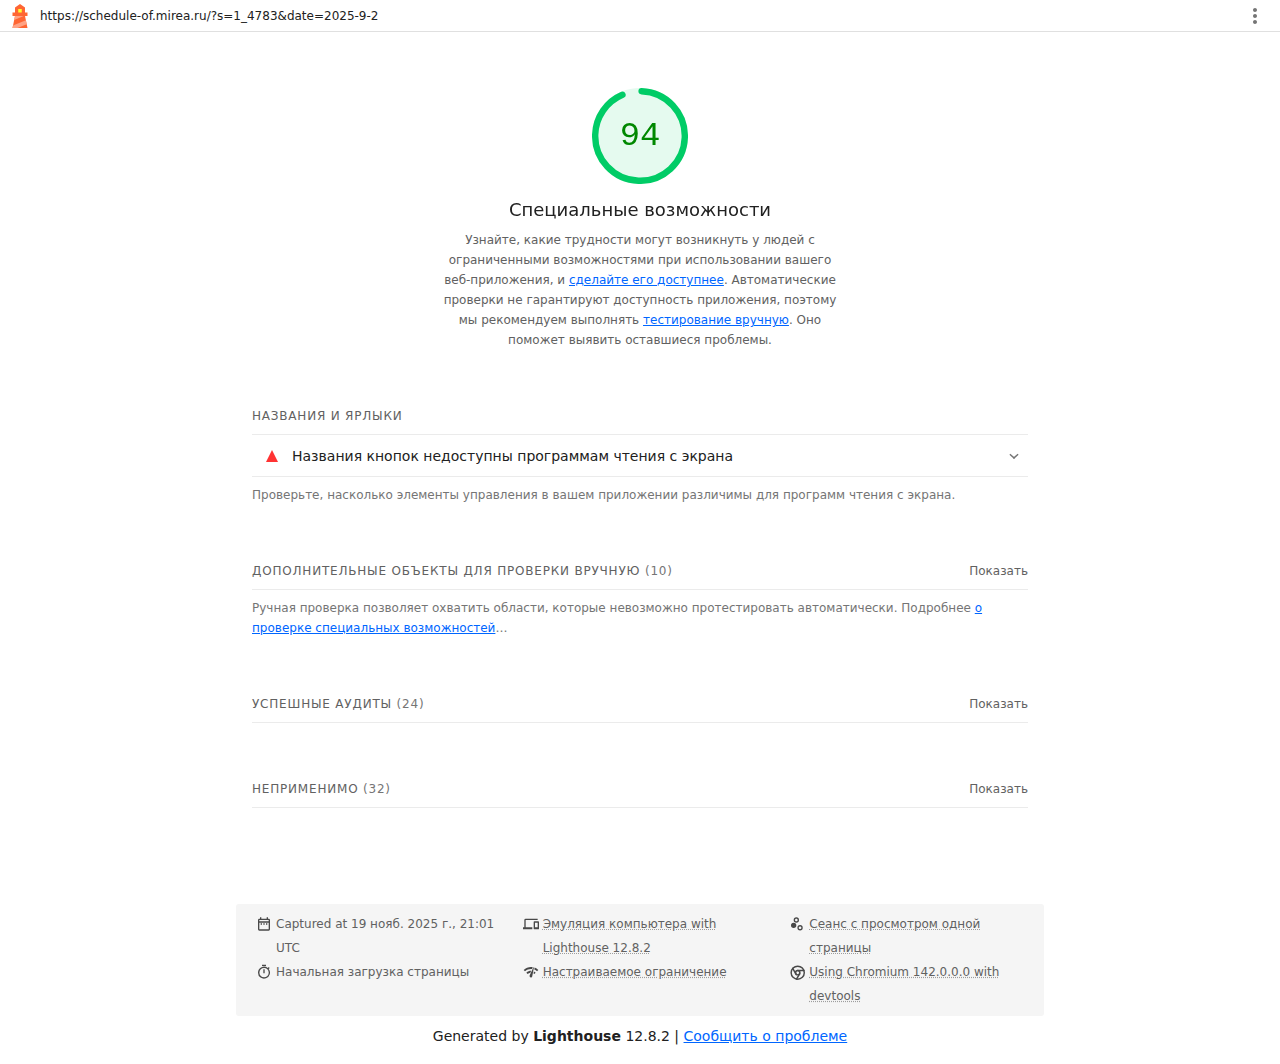
<file: workbook/schedule-of.mirea.ru.html>
<!--
@license
Copyright 2018 Google LLC
SPDX-License-Identifier: Apache-2.0
-->
<!doctype html>
<html lang="en">
<head>
  <meta charset="utf-8">
  <meta name="viewport" content="width=device-width, initial-scale=1, minimum-scale=1">
  <link rel="icon" href='data:image/svg+xml;utf8,<svg fill="none" xmlns="http://www.w3.org/2000/svg" viewBox="0 0 48 48"><path d="m14 7 10-7 10 7v10h5v7h-5l5 24H9l5-24H9v-7h5V7Z" fill="%23F63"/><path d="M31.561 24H14l-1.689 8.105L31.561 24ZM18.983 48H9l1.022-4.907L35.723 32.27l1.663 7.98L18.983 48Z" fill="%23FFA385"/><path fill="%23FF3" d="M20.5 10h7v7h-7z"/></svg>'>
  <title>Lighthouse Report</title>
  <style>body {margin: 0}</style>
</head>
<body>
  <noscript>Lighthouse report requires JavaScript. Please enable.</noscript>

  <div id="lh-log"></div>

  <script>window.__LIGHTHOUSE_JSON__ = {"lighthouseVersion":"12.8.2","requestedUrl":"https://schedule-of.mirea.ru/?s=1_4783&date=2025-9-2","mainDocumentUrl":"https://schedule-of.mirea.ru/?s=1_4783&date=2025-9-2","finalDisplayedUrl":"https://schedule-of.mirea.ru/?s=1_4783&date=2025-9-2","finalUrl":"https://schedule-of.mirea.ru/?s=1_4783&date=2025-9-2","fetchTime":"2025-11-19T21:01:51.362Z","gatherMode":"navigation","runtimeError":{"code":"PROTOCOL_TIMEOUT","message":"Истекло время ожидания ответа от протокола DevTools. Метод: Runtime.evaluate.","errorStack":"LighthouseError: PROTOCOL_TIMEOUT\n    at devtools://devtools/bundled/third_party/lighthouse/lighthouse-dt-bundle.js:3040:26\n    at new Promise (\u003canonymous>)\n    at kb.sendCommand (devtools://devtools/bundled/third_party/lighthouse/lighthouse-dt-bundle.js:3039:1851)\n    at ExecutionContext._evaluateInContext (devtools://devtools/bundled/third_party/lighthouse/lighthouse-dt-bundle.js:1804:189)\n    at ExecutionContext.evaluateAsync (devtools://devtools/bundled/third_party/lighthouse/lighthouse-dt-bundle.js:1806:446)\n    at ExecutionContext.evaluate (devtools://devtools/bundled/third_party/lighthouse/lighthouse-dt-bundle.js:1809:23)\n    at R2._resizeViewport (devtools://devtools/bundled/third_party/lighthouse/lighthouse-dt-bundle.js:1830:468)\n    at async R2.getArtifact (devtools://devtools/bundled/third_party/lighthouse/lighthouse-dt-bundle.js:1831:694)\n    at async devtools://devtools/bundled/third_party/lighthouse/lighthouse-dt-bundle.js:3046:1176\n    at async collectPhaseArtifacts (devtools://devtools/bundled/third_party/lighthouse/lighthouse-dt-bundle.js:3046:1304)","artifactKey":"FullPageScreenshot"},"runWarnings":[],"userAgent":"Mozilla/5.0 (Windows NT 10.0; Win64; x64) AppleWebKit/537.36 (KHTML, like Gecko) Chrome/142.0.0.0 Safari/537.36","environment":{"networkUserAgent":"Mozilla/5.0 (Macintosh; Intel Mac OS X 10_15_7) AppleWebKit/537.36 (KHTML, like Gecko) Chrome/136.0.0.0 Safari/537.36","hostUserAgent":"Mozilla/5.0 (Windows NT 10.0; Win64; x64) AppleWebKit/537.36 (KHTML, like Gecko) Chrome/142.0.0.0 Safari/537.36","benchmarkIndex":3867,"credits":{"axe-core":"4.10.3"}},"audits":{"accesskeys":{"id":"accesskeys","title":"`[accesskey]`: значения уникальны","description":"Клавиши доступа позволяют быстро перейти к нужной части страницы. Для удобства навигации на каждую клавишу должно быть назначено только одно действие. Подробнее [о клавишах доступа](https://dequeuniversity.com/rules/axe/4.10/accesskeys)…","score":null,"scoreDisplayMode":"notApplicable"},"aria-allowed-attr":{"id":"aria-allowed-attr","title":"Атрибуты `[aria-*]` соответствуют своим ролям","description":"Каждая `role` ARIA поддерживает определенный набор атрибутов `aria-*`. Неверно присвоенные атрибуты `aria-*` будут недействительны. Подробнее о том, [как сопоставлять атрибуты ARIA с их ролями](https://dequeuniversity.com/rules/axe/4.10/aria-allowed-attr)…","score":1,"scoreDisplayMode":"binary","details":{"type":"table","headings":[{"key":"node","valueType":"node","subItemsHeading":{"key":"relatedNode","valueType":"node"},"label":"Неподходящие элементы"}],"items":[]}},"aria-allowed-role":{"id":"aria-allowed-role","title":"Роли ARIA назначены только совместимым элементам","description":"Многим элементам HTML разрешается назначать только определенные роли ARIA. Если роли ARIA используются неподходящим способом, это может ухудшить доступность веб-страницы. Подробнее [о ролях ARIA](https://dequeuniversity.com/rules/axe/4.10/aria-allowed-role)…","score":1,"scoreDisplayMode":"binary","details":{"type":"table","headings":[{"key":"node","valueType":"node","subItemsHeading":{"key":"relatedNode","valueType":"node"},"label":"Неподходящие элементы"}],"items":[]}},"aria-command-name":{"id":"aria-command-name","title":"У элементов `button`, `link` и `menuitem` есть названия, доступные программам чтения с экрана","description":"Если у элемента нет названия, доступного программам чтения с экрана, пользователи услышат его общее название и не поймут, для чего он нужен. Подробнее о том, [как сделать элементы команд более доступными](https://dequeuniversity.com/rules/axe/4.10/aria-command-name)…","score":null,"scoreDisplayMode":"notApplicable"},"aria-conditional-attr":{"id":"aria-conditional-attr","title":"Атрибуты ARIA используются так, как указано для роли элемента","description":"Использовать некоторые атрибуты ARIA в элементе можно только при определенных условиях. Подробнее [об условных атрибутах ARIA](https://dequeuniversity.com/rules/axe/4.10/aria-conditional-attr)…","score":1,"scoreDisplayMode":"binary","details":{"type":"table","headings":[{"key":"node","valueType":"node","subItemsHeading":{"key":"relatedNode","valueType":"node"},"label":"Неподходящие элементы"}],"items":[]}},"aria-deprecated-role":{"id":"aria-deprecated-role","title":"Устаревшие роли ARIA не использовались","description":"Функции специальных возможностей могут некорректно обрабатывать устаревшие роли ARIA. Подробнее [об устаревших ролях ARIA](https://dequeuniversity.com/rules/axe/4.10/aria-deprecated-role)…","score":1,"scoreDisplayMode":"binary","details":{"type":"table","headings":[{"key":"node","valueType":"node","subItemsHeading":{"key":"relatedNode","valueType":"node"},"label":"Неподходящие элементы"}],"items":[]}},"aria-dialog-name":{"id":"aria-dialog-name","title":"У элементов с атрибутом `role=\"dialog\"` или `role=\"alertdialog\"` есть доступные названия","description":"Если у элементов диалогового окна ARIA нет доступных имен, пользователи программ чтения с экрана могут не понимать назначение этих элементов. Подробнее о том, [как сделать элементы диалогового окна ARIA более доступными](https://dequeuniversity.com/rules/axe/4.10/aria-dialog-name)…","score":null,"scoreDisplayMode":"notApplicable"},"aria-hidden-body":{"id":"aria-hidden-body","title":"Элемент `\u003cbody>` в документе не содержит атрибут `[aria-hidden=\"true\"]`","description":"Программы чтения с экрана и другие технологии специальных возможностей могут работать некорректно, если для `\u003cbody>` задан атрибут `aria-hidden=\"true\"`. Подробнее о том, [как `aria-hidden` влияет на элемент body](https://dequeuniversity.com/rules/axe/4.10/aria-hidden-body)…","score":1,"scoreDisplayMode":"binary","details":{"type":"table","headings":[{"key":"node","valueType":"node","subItemsHeading":{"key":"relatedNode","valueType":"node"},"label":"Неподходящие элементы"}],"items":[]}},"aria-hidden-focus":{"id":"aria-hidden-focus","title":"Элементы, к которым применен атрибут `[aria-hidden=\"true\"]`, не содержат активных дочерних элементов","description":"Если для родительского элемента задан атрибут `[aria-hidden=\"true\"]`, то все его фокусируемые потомки становятся недоступны для программ чтения с экрана и других технологий специальных возможностей. Подробнее о том, [какое влияние `aria-hidden` оказывает на фокусируемые элементы](https://dequeuniversity.com/rules/axe/4.10/aria-hidden-focus)…","score":1,"scoreDisplayMode":"binary","details":{"type":"table","headings":[{"key":"node","valueType":"node","subItemsHeading":{"key":"relatedNode","valueType":"node"},"label":"Неподходящие элементы"}],"items":[]}},"aria-input-field-name":{"id":"aria-input-field-name","title":"У полей ввода ARIA есть доступные названия","description":"Если у поля ввода нет названия, доступного программам чтения с экрана, пользователи услышат его общее название и не поймут, для чего оно нужно. Подробнее [о ярлыках для полей ввода](https://dequeuniversity.com/rules/axe/4.10/aria-input-field-name)…","score":null,"scoreDisplayMode":"notApplicable"},"aria-meter-name":{"id":"aria-meter-name","title":"У элементов `meter` ARIA есть названия, доступные программам чтения с экрана","description":"Если у элемента счетчика нет названия, доступного программам чтения с экрана, пользователи услышат только общее название и не поймут, для чего он нужен. Подробнее о том, [как присваивать названия элементам \"`meter`\"](https://dequeuniversity.com/rules/axe/4.10/aria-meter-name)…","score":null,"scoreDisplayMode":"notApplicable"},"aria-progressbar-name":{"id":"aria-progressbar-name","title":"У элементов `progressbar` ARIA есть названия, доступные программам чтения с экрана","description":"Если у элемента `progressbar` нет названия, доступного программам чтения с экрана, пользователи услышат только его общее название и не поймут, для чего он нужен. Подробнее о том, [как присваивать ярлыки элементам `progressbar`](https://dequeuniversity.com/rules/axe/4.10/aria-progressbar-name)…","score":null,"scoreDisplayMode":"notApplicable"},"aria-prohibited-attr":{"id":"aria-prohibited-attr","title":"В элементах используются только разрешенные атрибуты ARIA","description":"Если атрибуты ARIA используются в ролях, для которых они запрещены, пользователи специальных возможностей могут не получать важную информацию. Подробнее [о запрещенных ролях ARIA](https://dequeuniversity.com/rules/axe/4.10/aria-prohibited-attr)…","score":1,"scoreDisplayMode":"binary","details":{"type":"table","headings":[{"key":"node","valueType":"node","subItemsHeading":{"key":"relatedNode","valueType":"node"},"label":"Неподходящие элементы"}],"items":[]}},"aria-required-attr":{"id":"aria-required-attr","title":"У элементов `[role]` есть все необходимые атрибуты `[aria-*]`","description":"К некоторым ролям ARIA необходимо добавлять атрибуты, описывающие состояние элемента для программ чтения с экрана. Подробнее [о ролях и необходимых атрибутах](https://dequeuniversity.com/rules/axe/4.10/aria-required-attr)…","score":1,"scoreDisplayMode":"binary","details":{"type":"table","headings":[{"key":"node","valueType":"node","subItemsHeading":{"key":"relatedNode","valueType":"node"},"label":"Неподходящие элементы"}],"items":[]}},"aria-required-children":{"id":"aria-required-children","title":"В элементах с ролью ARIA `[role]` присутствуют все обязательные дочерние элементы, которые должны содержать определенный элемент `[role]`.","description":"Указав роль ARIA для родительского элемента, в некоторых случаях вы должны также задать определенные роли его дочерним элементам. Если этого не сделать, связанные с ARIA функции специальных возможностей будут работать неправильно. Подробнее [о ролях и необходимых дочерних элементах](https://dequeuniversity.com/rules/axe/4.10/aria-required-children)…","score":1,"scoreDisplayMode":"binary","details":{"type":"table","headings":[{"key":"node","valueType":"node","subItemsHeading":{"key":"relatedNode","valueType":"node"},"label":"Неподходящие элементы"}],"items":[]}},"aria-required-parent":{"id":"aria-required-parent","title":"Элементы с атрибутом `[role]` содержатся в своих родительских элементах","description":"Некоторые дочерние элементы с ролями ARIA должны содержаться внутри определенных родительских элементов, иначе связанные с ними функции специальных возможностей будут работать неправильно. Подробнее [о ролях ARIA и необходимых родительских элементах](https://dequeuniversity.com/rules/axe/4.10/aria-required-parent)…","score":1,"scoreDisplayMode":"binary","details":{"type":"table","headings":[{"key":"node","valueType":"node","subItemsHeading":{"key":"relatedNode","valueType":"node"},"label":"Неподходящие элементы"}],"items":[]}},"aria-roles":{"id":"aria-roles","title":"Недействительные значения атрибутов `[role]` отсутствуют","description":"Значения ролей ARIA должны быть допустимыми, иначе связанные с ними функции специальных возможностей будут работать неправильно. Подробнее о том, [какие роли ARIA можно указывать](https://dequeuniversity.com/rules/axe/4.10/aria-roles)…","score":1,"scoreDisplayMode":"binary","details":{"type":"table","headings":[{"key":"node","valueType":"node","subItemsHeading":{"key":"relatedNode","valueType":"node"},"label":"Неподходящие элементы"}],"items":[]}},"aria-text":{"id":"aria-text","title":"У элементов атрибута `role=text` нет фокусируемых потомков","description":"Если добавить отделенный разметкой атрибут `role=text` перед текстовым узлом и после него, VoiceOver будет определять текст как одну фразу, но фокусируемые потомки не будут озвучиваться. Подробнее [об атрибуте `role=text`](https://dequeuniversity.com/rules/axe/4.10/aria-text)…","score":null,"scoreDisplayMode":"notApplicable"},"aria-toggle-field-name":{"id":"aria-toggle-field-name","title":"У переключателей ARIA есть доступные названия","description":"Если у переключателя нет названия, доступного программам чтения с экрана, пользователи услышат его общее название и не поймут, для чего он нужен. Подробнее [о переключателях](https://dequeuniversity.com/rules/axe/4.10/aria-toggle-field-name)…","score":null,"scoreDisplayMode":"notApplicable"},"aria-tooltip-name":{"id":"aria-tooltip-name","title":"У элементов `tooltip` ARIA есть названия, доступные программам чтения с экрана","description":"Если у элемента подсказки нет названия, доступного программам чтения с экрана, пользователи услышат только его общее название и не поймут, для чего он нужен. Подробнее о том, [как присваивать названия элементам \"`tooltip`\"](https://dequeuniversity.com/rules/axe/4.10/aria-tooltip-name)…","score":null,"scoreDisplayMode":"notApplicable"},"aria-treeitem-name":{"id":"aria-treeitem-name","title":"У элементов `treeitem` ARIA есть названия, доступные программам чтения с экрана","description":"Если у элемента `treeitem` нет названия, доступного программам чтения с экрана, пользователи услышат только его общее название и не поймут, для чего он нужен. Подробнее [о присваивании ярлыков элементам `treeitem`](https://dequeuniversity.com/rules/axe/4.10/aria-treeitem-name)…","score":null,"scoreDisplayMode":"notApplicable"},"aria-valid-attr-value":{"id":"aria-valid-attr-value","title":"Недействительные значения атрибутов `[aria-*]` отсутствуют","description":"Технологии специальных возможностей, например программы чтения с экрана, не могут распознавать атрибуты ARIA с недопустимыми значениями. Подробнее [о существующих значениях для атрибутов ARIA](https://dequeuniversity.com/rules/axe/4.10/aria-valid-attr-value)…","score":1,"scoreDisplayMode":"binary","details":{"type":"table","headings":[{"key":"node","valueType":"node","subItemsHeading":{"key":"relatedNode","valueType":"node"},"label":"Неподходящие элементы"}],"items":[]}},"aria-valid-attr":{"id":"aria-valid-attr","title":"Атрибуты `[aria-*]` действительны и написаны без ошибок","description":"Технологии специальных возможностей, например программы чтения с экрана, не могут распознавать атрибуты ARIA с недопустимыми названиями. Подробнее [о существующих атрибутах ARIA](https://dequeuniversity.com/rules/axe/4.10/aria-valid-attr)…","score":1,"scoreDisplayMode":"binary","details":{"type":"table","headings":[{"key":"node","valueType":"node","subItemsHeading":{"key":"relatedNode","valueType":"node"},"label":"Неподходящие элементы"}],"items":[]}},"button-name":{"id":"button-name","title":"Названия кнопок недоступны программам чтения с экрана","description":"Если у кнопки нет названия, доступного программам чтения с экрана, пользователи услышат слово \"кнопка\", но не поймут, для чего она нужна. Подробнее о том, [как сделать кнопки более доступными](https://dequeuniversity.com/rules/axe/4.10/button-name)…","score":0,"scoreDisplayMode":"binary","details":{"type":"table","headings":[{"key":"node","valueType":"node","subItemsHeading":{"key":"relatedNode","valueType":"node"},"label":"Неподходящие элементы"}],"items":[{"node":{"type":"node","lhId":"1-0-BUTTON","path":"1,HTML,1,BODY,0,DIV,0,DIV,1,DIV,0,DIV,3,DIV,0,DIV,1,DIV,0,DIV,0,DIV,0,DIV,0,DIV,1,DIV,0,DIV,0,BUTTON","selector":"div.rs-flex-box-grid > div.rs-flex-box-grid-item > div.rs-btn-group > button.rs-btn-icon","boundingRect":{"top":633,"bottom":669,"left":263,"right":299,"width":36,"height":36},"snippet":"\u003cbutton type=\"button\" class=\"rs-btn-icon rs-btn-icon-placement-left rs-btn rs-btn-default rs-btn-md\">","nodeLabel":"text image","explanation":"Fix any of the following:\n  Element does not have inner text that is visible to screen readers\n  aria-label attribute does not exist or is empty\n  aria-labelledby attribute does not exist, references elements that do not exist or references elements that are empty\n  Element has no title attribute\n  Element does not have an implicit (wrapped) \u003clabel>\n  Element does not have an explicit \u003clabel>\n  Element's default semantics were not overridden with role=\"none\" or role=\"presentation\""}},{"node":{"type":"node","lhId":"1-1-BUTTON","path":"1,HTML,1,BODY,0,DIV,0,DIV,1,DIV,0,DIV,3,DIV,0,DIV,1,DIV,0,DIV,0,DIV,0,DIV,0,DIV,1,DIV,0,DIV,1,BUTTON","selector":"div.rs-flex-box-grid > div.rs-flex-box-grid-item > div.rs-btn-group > button.rs-btn-icon","boundingRect":{"top":633,"bottom":669,"left":299,"right":335,"width":36,"height":36},"snippet":"\u003cbutton type=\"button\" class=\"rs-btn-icon rs-btn-icon-placement-left rs-btn rs-btn-default rs-btn-md\">","nodeLabel":"calendar","explanation":"Fix any of the following:\n  Element does not have inner text that is visible to screen readers\n  aria-label attribute does not exist or is empty\n  aria-labelledby attribute does not exist, references elements that do not exist or references elements that are empty\n  Element has no title attribute\n  Element does not have an implicit (wrapped) \u003clabel>\n  Element does not have an explicit \u003clabel>\n  Element's default semantics were not overridden with role=\"none\" or role=\"presentation\""}},{"node":{"type":"node","lhId":"1-2-BUTTON","path":"1,HTML,1,BODY,0,DIV,0,DIV,1,DIV,0,DIV,3,DIV,0,DIV,1,DIV,0,DIV,0,DIV,0,DIV,0,DIV,1,DIV,0,DIV,2,BUTTON","selector":"div.rs-flex-box-grid > div.rs-flex-box-grid-item > div.rs-btn-group > button.rs-btn-icon","boundingRect":{"top":633,"bottom":669,"left":335,"right":371,"width":36,"height":36},"snippet":"\u003cbutton type=\"button\" class=\"rs-btn-icon rs-btn-icon-placement-left rs-btn rs-btn-default rs-btn-md\">","nodeLabel":"close","explanation":"Fix any of the following:\n  Element does not have inner text that is visible to screen readers\n  aria-label attribute does not exist or is empty\n  aria-labelledby attribute does not exist, references elements that do not exist or references elements that are empty\n  Element has no title attribute\n  Element does not have an implicit (wrapped) \u003clabel>\n  Element does not have an explicit \u003clabel>\n  Element's default semantics were not overridden with role=\"none\" or role=\"presentation\""}}],"debugData":{"type":"debugdata","impact":"critical","tags":["cat.name-role-value","wcag2a","wcag412","section508","section508.22.a","TTv5","TT6.a","EN-301-549","EN-9.4.1.2","ACT"]}}},"bypass":{"id":"bypass","title":"Страница содержит заголовок, ссылку для пропуска контента или указание региона","description":"Чтобы пользователям было проще перемещаться по странице с помощью клавиатуры, добавьте возможность пропускать повторяющийся контент. Подробнее [о пропускаемых блоках данных](https://dequeuniversity.com/rules/axe/4.10/bypass)…","score":null,"scoreDisplayMode":"notApplicable"},"color-contrast":{"id":"color-contrast","title":"Цвета фона и переднего плана достаточно контрастны","description":"Многие пользователи не видят текст с низкой контрастностью, или им сложно его воспринимать. Подробнее о том, [как обеспечить достаточный цветовой контраст](https://dequeuniversity.com/rules/axe/4.10/color-contrast)…","score":1,"scoreDisplayMode":"binary","details":{"type":"table","headings":[{"key":"node","valueType":"node","subItemsHeading":{"key":"relatedNode","valueType":"node"},"label":"Неподходящие элементы"}],"items":[]}},"definition-list":{"id":"definition-list","title":"Элементы `\u003cdl>` содержат только правильно размещенные группы `\u003cdt>` и `\u003cdd>` и элементы `\u003cscript>`, `\u003ctemplate>` или `\u003cdiv>`.","description":"Если списки определений размечены с ошибками, программы чтения с экрана могут озвучивать их некорректно. Подробнее о том, [как правильно создавать списки определений](https://dequeuniversity.com/rules/axe/4.10/definition-list)…","score":null,"scoreDisplayMode":"notApplicable"},"dlitem":{"id":"dlitem","title":"Элементы списков определений расположены внутри элементов `\u003cdl>`","description":"Чтобы программы чтения с экрана правильно озвучивали элементы списков определений `\u003cdt>` и `\u003cdd>`, они должны располагаться внутри родительского элемента `\u003cdl>`. Подробнее о том, [как правильно создавать списки определений](https://dequeuniversity.com/rules/axe/4.10/dlitem)…","score":null,"scoreDisplayMode":"notApplicable"},"document-title":{"id":"document-title","title":"Документ содержит элемент `\u003ctitle>`","description":"Название (элемент title) нужно для того, чтобы программы чтения с экрана могли озвучивать название страницы. Также оно появляется в результатах поиска и позволяет определять, соответствует ли сайт запросу. Подробнее [о названиях документов](https://dequeuniversity.com/rules/axe/4.10/document-title)…","score":1,"scoreDisplayMode":"binary","details":{"type":"table","headings":[{"key":"node","valueType":"node","subItemsHeading":{"key":"relatedNode","valueType":"node"},"label":"Неподходящие элементы"}],"items":[]}},"duplicate-id-aria":{"id":"duplicate-id-aria","title":"Идентификаторы ARIA уникальны","description":"Значение идентификатора ARIA должно быть уникальным, поскольку технологии специальных возможностей могут игнорировать повторяющиеся идентификаторы. Подробнее о том, [как убрать копии идентификаторов ARIA](https://dequeuniversity.com/rules/axe/4.10/duplicate-id-aria)…","score":null,"scoreDisplayMode":"notApplicable"},"empty-heading":{"id":"empty-heading","title":"Во всех элементах заголовка есть содержимое","description":"Если у заголовка нет содержимого или текст недоступен, пользователи программы чтения с экрана не могут получить информацию о структуре страницы. Подробнее [о заголовках](https://dequeuniversity.com/rules/axe/4.10/empty-heading)…","score":null,"scoreDisplayMode":"notApplicable"},"form-field-multiple-labels":{"id":"form-field-multiple-labels","title":"В форме нет полей с несколькими ярлыками","description":"Когда программы чтения с экрана или другие технологии специальных возможностей обнаруживают поля формы с несколькими ярлыками, они озвучивают только первый, последний или все ярлыки. Это может запутать пользователей. Подробнее о том, [как использовать ярлыки формы](https://dequeuniversity.com/rules/axe/4.10/form-field-multiple-labels)…","score":null,"scoreDisplayMode":"notApplicable"},"frame-title":{"id":"frame-title","title":"У элементов `\u003cframe>` и `\u003ciframe>` есть атрибут title","description":"Чтобы программы чтения с экрана могли описывать содержимое фреймов, у каждого из них должно быть название (атрибут title). Подробнее [о названиях фреймов](https://dequeuniversity.com/rules/axe/4.10/frame-title)…","score":null,"scoreDisplayMode":"notApplicable"},"heading-order":{"id":"heading-order","title":"Элементы заголовков расположены последовательно в порядке убывания","description":"Когда заголовки расположены в правильном порядке и между их уровнями нет пропусков, они образуют семантическую структуру страницы. Благодаря этому навигация с помощью технологий специальных возможностей становится проще и понятнее. Подробнее [о расположении заголовков](https://dequeuniversity.com/rules/axe/4.10/heading-order)…","score":1,"scoreDisplayMode":"binary","details":{"type":"table","headings":[{"key":"node","valueType":"node","subItemsHeading":{"key":"relatedNode","valueType":"node"},"label":"Неподходящие элементы"}],"items":[]}},"html-has-lang":{"id":"html-has-lang","title":"Элемент `\u003chtml>` содержит атрибут `[lang]`","description":"Если для страницы не указан атрибут `lang`, программа чтения с экрана предполагает, что текст приведен на языке по умолчанию, выбранном пользователем при установке программы. Если текст написан на другом языке, он может озвучиваться некорректно. Подробнее [об атрибуте `lang`](https://dequeuniversity.com/rules/axe/4.10/html-has-lang)…","score":1,"scoreDisplayMode":"binary","details":{"type":"table","headings":[{"key":"node","valueType":"node","subItemsHeading":{"key":"relatedNode","valueType":"node"},"label":"Неподходящие элементы"}],"items":[]}},"html-lang-valid":{"id":"html-lang-valid","title":"Для элемента `\u003chtml>` указано действительное значение атрибута `[lang]`","description":"Чтобы программы чтения с экрана правильно озвучивали текст, укажите допустимый [языковой тег BCP 47](https://www.w3.org/International/questions/qa-choosing-language-tags#question). Подробнее о том, [как использовать атрибут `lang`](https://dequeuniversity.com/rules/axe/4.10/html-lang-valid)…","score":1,"scoreDisplayMode":"binary","details":{"type":"table","headings":[{"key":"node","valueType":"node","subItemsHeading":{"key":"relatedNode","valueType":"node"},"label":"Неподходящие элементы"}],"items":[]}},"html-xml-lang-mismatch":{"id":"html-xml-lang-mismatch","title":"У элемента `\u003chtml>` есть атрибут `[xml:lang]`, основной язык которого совпадает с языком в атрибуте `[lang]`","description":"Если для веб-страницы не указан подходящий язык, программа чтения с экрана может озвучивать текст некорректно. Подробнее [об атрибуте `lang`](https://dequeuniversity.com/rules/axe/4.10/html-xml-lang-mismatch)…","score":null,"scoreDisplayMode":"notApplicable"},"identical-links-same-purpose":{"id":"identical-links-same-purpose","title":"У одинаковых ссылок одно назначение","description":"У ссылок с одним назначением должно быть одинаковое описание. Так пользователь поймет, куда они ведут, и решит, следует ли по ним переходить. Подробнее [об одинаковых ссылках](https://dequeuniversity.com/rules/axe/4.10/identical-links-same-purpose)…","score":null,"scoreDisplayMode":"notApplicable"},"image-alt":{"id":"image-alt","title":"У элементов изображений есть атрибут `[alt]`","description":"В информационных элементах должен содержаться короткий и ясный альтернативный текст. Если элемент декоративный, то атрибут alt для него можно оставить пустым. Подробнее [об атрибуте `alt`](https://dequeuniversity.com/rules/axe/4.10/image-alt)…","score":null,"scoreDisplayMode":"notApplicable"},"image-redundant-alt":{"id":"image-redundant-alt","title":"У изображений нет атрибутов `[alt]`, представляющих собой избыточный текст","description":"В информационных элементах должен содержаться короткий и ясный альтернативный текст. Если он будет повторять текст рядом со ссылкой или изображением, то одна и та же фраза может прозвучать дважды, что собьет с толку пользователей программы чтения с экрана. Подробнее [об атрибуте `alt`](https://dequeuniversity.com/rules/axe/4.10/image-redundant-alt)…","score":null,"scoreDisplayMode":"notApplicable"},"input-button-name":{"id":"input-button-name","title":"Текст кнопок ввода легко различим","description":"Добавьте к кнопкам ввода легко различимый текст, чтобы пользователи программы чтения с экрана могли понимать их назначение. Подробнее [о кнопках ввода](https://dequeuniversity.com/rules/axe/4.10/input-button-name)…","score":null,"scoreDisplayMode":"notApplicable"},"input-image-alt":{"id":"input-image-alt","title":"Элементы `\u003cinput type=\"image\">` содержат атрибут `[alt]`","description":"Если в элементе `\u003cinput>` в качестве кнопки используется изображение, добавьте альтернативный текст, описывающий назначение этой кнопки для программ чтения с экрана. Подробнее [об альтернативном тексте для изображения в элементе ввода](https://dequeuniversity.com/rules/axe/4.10/input-image-alt)…","score":null,"scoreDisplayMode":"notApplicable"},"label-content-name-mismatch":{"id":"label-content-name-mismatch","title":"У элементов с видимыми текстовыми метками нет подходящих доступных названий","description":"Видимые текстовые метки, которые не совпадают с доступными названиями, могут запутать пользователей программ чтения с экрана. Подробнее [о доступных названиях](https://dequeuniversity.com/rules/axe/4.10/label-content-name-mismatch)…","score":0,"scoreDisplayMode":"binary","details":{"type":"table","headings":[{"key":"node","valueType":"node","subItemsHeading":{"key":"relatedNode","valueType":"node"},"label":"Неподходящие элементы"}],"items":[{"node":{"type":"node","lhId":"1-3-BUTTON","path":"1,HTML,1,BODY,0,DIV,0,DIV,1,DIV,0,DIV,1,DIV,0,DIV,0,DIV,0,DIV,1,BUTTON","selector":"div.rs-calendar > div.rs-calendar-header > div.rs-calendar-header-month-toolbar > button.rs-calendar-header-title","boundingRect":{"top":64,"bottom":94,"left":167,"right":257,"width":90,"height":30},"snippet":"\u003cbutton aria-label=\"Select month\" type=\"button\" class=\"rs-calendar-header-title rs-calendar-header-title-date rs-btn rs-btn-subtl…\">","nodeLabel":"сент., 2025","explanation":"Fix any of the following:\n  Text inside the element is not included in the accessible name"}},{"node":{"type":"node","lhId":"1-4-DIV","path":"1,HTML,1,BODY,0,DIV,0,DIV,1,DIV,0,DIV,1,DIV,0,DIV,1,DIV,0,DIV,1,DIV,0,DIV","selector":"div.rs-calendar-body > div.rs-calendar-table > div.rs-calendar-table-row > div.rs-calendar-table-cell","boundingRect":{"top":140,"bottom":208,"left":13,"right":70,"width":57,"height":69},"snippet":"\u003cdiv role=\"gridcell\" aria-label=\"01 сент. 2025\" tabindex=\"-1\" class=\"rs-calendar-table-cell\">","nodeLabel":"1\n2","explanation":"Fix any of the following:\n  Text inside the element is not included in the accessible name"}},{"node":{"type":"node","lhId":"1-5-DIV","path":"1,HTML,1,BODY,0,DIV,0,DIV,1,DIV,0,DIV,1,DIV,0,DIV,1,DIV,0,DIV,1,DIV,2,DIV","selector":"div.rs-calendar-body > div.rs-calendar-table > div.rs-calendar-table-row > div.rs-calendar-table-cell","boundingRect":{"top":140,"bottom":208,"left":127,"right":184,"width":57,"height":69},"snippet":"\u003cdiv role=\"gridcell\" aria-label=\"03 сент. 2025\" tabindex=\"-1\" class=\"rs-calendar-table-cell\">","nodeLabel":"3\n4","explanation":"Fix any of the following:\n  Text inside the element is not included in the accessible name"}},{"node":{"type":"node","lhId":"1-6-DIV","path":"1,HTML,1,BODY,0,DIV,0,DIV,1,DIV,0,DIV,1,DIV,0,DIV,1,DIV,0,DIV,1,DIV,3,DIV","selector":"div.rs-calendar-body > div.rs-calendar-table > div.rs-calendar-table-row > div.rs-calendar-table-cell","boundingRect":{"top":140,"bottom":208,"left":184,"right":240,"width":57,"height":69},"snippet":"\u003cdiv role=\"gridcell\" aria-label=\"04 сент. 2025\" tabindex=\"-1\" class=\"rs-calendar-table-cell\">","nodeLabel":"4\n5","explanation":"Fix any of the following:\n  Text inside the element is not included in the accessible name"}},{"node":{"type":"node","lhId":"1-7-DIV","path":"1,HTML,1,BODY,0,DIV,0,DIV,1,DIV,0,DIV,1,DIV,0,DIV,1,DIV,0,DIV,1,DIV,4,DIV","selector":"div.rs-calendar-body > div.rs-calendar-table > div.rs-calendar-table-row > div.rs-calendar-table-cell","boundingRect":{"top":140,"bottom":208,"left":240,"right":297,"width":57,"height":69},"snippet":"\u003cdiv role=\"gridcell\" aria-label=\"05 сент. 2025\" tabindex=\"-1\" class=\"rs-calendar-table-cell\">","nodeLabel":"5\n4","explanation":"Fix any of the following:\n  Text inside the element is not included in the accessible name"}},{"node":{"type":"node","lhId":"1-8-DIV","path":"1,HTML,1,BODY,0,DIV,0,DIV,1,DIV,0,DIV,1,DIV,0,DIV,1,DIV,0,DIV,1,DIV,5,DIV","selector":"div.rs-calendar-body > div.rs-calendar-table > div.rs-calendar-table-row > div.rs-calendar-table-cell","boundingRect":{"top":140,"bottom":208,"left":297,"right":354,"width":57,"height":69},"snippet":"\u003cdiv role=\"gridcell\" aria-label=\"06 сент. 2025\" tabindex=\"-1\" class=\"rs-calendar-table-cell\">","nodeLabel":"6\n3","explanation":"Fix any of the following:\n  Text inside the element is not included in the accessible name"}},{"node":{"type":"node","lhId":"1-9-DIV","path":"1,HTML,1,BODY,0,DIV,0,DIV,1,DIV,0,DIV,1,DIV,0,DIV,1,DIV,0,DIV,2,DIV,0,DIV","selector":"div.rs-calendar-body > div.rs-calendar-table > div.rs-calendar-table-row > div.rs-calendar-table-cell","boundingRect":{"top":208,"bottom":277,"left":13,"right":70,"width":57,"height":69},"snippet":"\u003cdiv role=\"gridcell\" aria-label=\"08 сент. 2025\" tabindex=\"-1\" class=\"rs-calendar-table-cell\">","nodeLabel":"8\n2","explanation":"Fix any of the following:\n  Text inside the element is not included in the accessible name"}},{"node":{"type":"node","lhId":"1-10-DIV","path":"1,HTML,1,BODY,0,DIV,0,DIV,1,DIV,0,DIV,1,DIV,0,DIV,1,DIV,0,DIV,2,DIV,2,DIV","selector":"div.rs-calendar-body > div.rs-calendar-table > div.rs-calendar-table-row > div.rs-calendar-table-cell","boundingRect":{"top":208,"bottom":277,"left":127,"right":184,"width":57,"height":69},"snippet":"\u003cdiv role=\"gridcell\" aria-label=\"10 сент. 2025\" tabindex=\"-1\" class=\"rs-calendar-table-cell\">","nodeLabel":"10\n4","explanation":"Fix any of the following:\n  Text inside the element is not included in the accessible name"}},{"node":{"type":"node","lhId":"1-11-DIV","path":"1,HTML,1,BODY,0,DIV,0,DIV,1,DIV,0,DIV,1,DIV,0,DIV,1,DIV,0,DIV,2,DIV,3,DIV","selector":"div.rs-calendar-body > div.rs-calendar-table > div.rs-calendar-table-row > div.rs-calendar-table-cell","boundingRect":{"top":208,"bottom":277,"left":184,"right":240,"width":57,"height":69},"snippet":"\u003cdiv role=\"gridcell\" aria-label=\"11 сент. 2025\" tabindex=\"-1\" class=\"rs-calendar-table-cell\">","nodeLabel":"11\n5","explanation":"Fix any of the following:\n  Text inside the element is not included in the accessible name"}},{"node":{"type":"node","lhId":"1-12-DIV","path":"1,HTML,1,BODY,0,DIV,0,DIV,1,DIV,0,DIV,1,DIV,0,DIV,1,DIV,0,DIV,2,DIV,4,DIV","selector":"div.rs-calendar-body > div.rs-calendar-table > div.rs-calendar-table-row > div.rs-calendar-table-cell","boundingRect":{"top":208,"bottom":277,"left":240,"right":297,"width":57,"height":69},"snippet":"\u003cdiv role=\"gridcell\" aria-label=\"12 сент. 2025\" tabindex=\"-1\" class=\"rs-calendar-table-cell\">","nodeLabel":"12\n5","explanation":"Fix any of the following:\n  Text inside the element is not included in the accessible name"}},{"node":{"type":"node","lhId":"1-13-DIV","path":"1,HTML,1,BODY,0,DIV,0,DIV,1,DIV,0,DIV,1,DIV,0,DIV,1,DIV,0,DIV,2,DIV,5,DIV","selector":"div.rs-calendar-body > div.rs-calendar-table > div.rs-calendar-table-row > div.rs-calendar-table-cell","boundingRect":{"top":208,"bottom":277,"left":297,"right":354,"width":57,"height":69},"snippet":"\u003cdiv role=\"gridcell\" aria-label=\"13 сент. 2025\" tabindex=\"-1\" class=\"rs-calendar-table-cell\">","nodeLabel":"13\n3","explanation":"Fix any of the following:\n  Text inside the element is not included in the accessible name"}},{"node":{"type":"node","lhId":"1-14-DIV","path":"1,HTML,1,BODY,0,DIV,0,DIV,1,DIV,0,DIV,1,DIV,0,DIV,1,DIV,0,DIV,3,DIV,0,DIV","selector":"div.rs-calendar-body > div.rs-calendar-table > div.rs-calendar-table-row > div.rs-calendar-table-cell","boundingRect":{"top":277,"bottom":346,"left":13,"right":70,"width":57,"height":69},"snippet":"\u003cdiv role=\"gridcell\" aria-label=\"15 сент. 2025\" tabindex=\"-1\" class=\"rs-calendar-table-cell\">","nodeLabel":"15\n2","explanation":"Fix any of the following:\n  Text inside the element is not included in the accessible name"}},{"node":{"type":"node","lhId":"1-15-DIV","path":"1,HTML,1,BODY,0,DIV,0,DIV,1,DIV,0,DIV,1,DIV,0,DIV,1,DIV,0,DIV,3,DIV,2,DIV","selector":"div.rs-calendar-body > div.rs-calendar-table > div.rs-calendar-table-row > div.rs-calendar-table-cell","boundingRect":{"top":277,"bottom":346,"left":127,"right":184,"width":57,"height":69},"snippet":"\u003cdiv role=\"gridcell\" aria-label=\"17 сент. 2025\" tabindex=\"-1\" class=\"rs-calendar-table-cell\">","nodeLabel":"17\n4","explanation":"Fix any of the following:\n  Text inside the element is not included in the accessible name"}},{"node":{"type":"node","lhId":"1-16-DIV","path":"1,HTML,1,BODY,0,DIV,0,DIV,1,DIV,0,DIV,1,DIV,0,DIV,1,DIV,0,DIV,3,DIV,3,DIV","selector":"div.rs-calendar-body > div.rs-calendar-table > div.rs-calendar-table-row > div.rs-calendar-table-cell","boundingRect":{"top":277,"bottom":346,"left":184,"right":240,"width":57,"height":69},"snippet":"\u003cdiv role=\"gridcell\" aria-label=\"18 сент. 2025\" tabindex=\"-1\" class=\"rs-calendar-table-cell\">","nodeLabel":"18\n5","explanation":"Fix any of the following:\n  Text inside the element is not included in the accessible name"}},{"node":{"type":"node","lhId":"1-17-DIV","path":"1,HTML,1,BODY,0,DIV,0,DIV,1,DIV,0,DIV,1,DIV,0,DIV,1,DIV,0,DIV,3,DIV,4,DIV","selector":"div.rs-calendar-body > div.rs-calendar-table > div.rs-calendar-table-row > div.rs-calendar-table-cell","boundingRect":{"top":277,"bottom":346,"left":240,"right":297,"width":57,"height":69},"snippet":"\u003cdiv role=\"gridcell\" aria-label=\"19 сент. 2025\" tabindex=\"-1\" class=\"rs-calendar-table-cell\">","nodeLabel":"19\n4","explanation":"Fix any of the following:\n  Text inside the element is not included in the accessible name"}},{"node":{"type":"node","lhId":"1-18-DIV","path":"1,HTML,1,BODY,0,DIV,0,DIV,1,DIV,0,DIV,1,DIV,0,DIV,1,DIV,0,DIV,3,DIV,5,DIV","selector":"div.rs-calendar-body > div.rs-calendar-table > div.rs-calendar-table-row > div.rs-calendar-table-cell","boundingRect":{"top":277,"bottom":346,"left":297,"right":354,"width":57,"height":69},"snippet":"\u003cdiv role=\"gridcell\" aria-label=\"20 сент. 2025\" tabindex=\"-1\" class=\"rs-calendar-table-cell\">","nodeLabel":"20\n3","explanation":"Fix any of the following:\n  Text inside the element is not included in the accessible name"}},{"node":{"type":"node","lhId":"1-19-DIV","path":"1,HTML,1,BODY,0,DIV,0,DIV,1,DIV,0,DIV,1,DIV,0,DIV,1,DIV,0,DIV,4,DIV,0,DIV","selector":"div.rs-calendar-body > div.rs-calendar-table > div.rs-calendar-table-row > div.rs-calendar-table-cell","boundingRect":{"top":346,"bottom":415,"left":13,"right":70,"width":57,"height":69},"snippet":"\u003cdiv role=\"gridcell\" aria-label=\"22 сент. 2025\" tabindex=\"-1\" class=\"rs-calendar-table-cell\">","nodeLabel":"22\n3","explanation":"Fix any of the following:\n  Text inside the element is not included in the accessible name"}},{"node":{"type":"node","lhId":"1-20-DIV","path":"1,HTML,1,BODY,0,DIV,0,DIV,1,DIV,0,DIV,1,DIV,0,DIV,1,DIV,0,DIV,4,DIV,2,DIV","selector":"div.rs-calendar-body > div.rs-calendar-table > div.rs-calendar-table-row > div.rs-calendar-table-cell","boundingRect":{"top":346,"bottom":415,"left":127,"right":184,"width":57,"height":69},"snippet":"\u003cdiv role=\"gridcell\" aria-label=\"24 сент. 2025\" tabindex=\"-1\" class=\"rs-calendar-table-cell\">","nodeLabel":"24\n5","explanation":"Fix any of the following:\n  Text inside the element is not included in the accessible name"}},{"node":{"type":"node","lhId":"1-21-DIV","path":"1,HTML,1,BODY,0,DIV,0,DIV,1,DIV,0,DIV,1,DIV,0,DIV,1,DIV,0,DIV,4,DIV,3,DIV","selector":"div.rs-calendar-body > div.rs-calendar-table > div.rs-calendar-table-row > div.rs-calendar-table-cell","boundingRect":{"top":346,"bottom":415,"left":184,"right":240,"width":57,"height":69},"snippet":"\u003cdiv role=\"gridcell\" aria-label=\"25 сент. 2025\" tabindex=\"-1\" class=\"rs-calendar-table-cell\">","nodeLabel":"25\n5","explanation":"Fix any of the following:\n  Text inside the element is not included in the accessible name"}},{"node":{"type":"node","lhId":"1-22-DIV","path":"1,HTML,1,BODY,0,DIV,0,DIV,1,DIV,0,DIV,1,DIV,0,DIV,1,DIV,0,DIV,4,DIV,4,DIV","selector":"div.rs-calendar-body > div.rs-calendar-table > div.rs-calendar-table-row > div.rs-calendar-table-cell","boundingRect":{"top":346,"bottom":415,"left":240,"right":297,"width":57,"height":69},"snippet":"\u003cdiv role=\"gridcell\" aria-label=\"26 сент. 2025\" tabindex=\"-1\" class=\"rs-calendar-table-cell\">","nodeLabel":"26\n3","explanation":"Fix any of the following:\n  Text inside the element is not included in the accessible name"}},{"node":{"type":"node","lhId":"1-23-DIV","path":"1,HTML,1,BODY,0,DIV,0,DIV,1,DIV,0,DIV,1,DIV,0,DIV,1,DIV,0,DIV,4,DIV,5,DIV","selector":"div.rs-calendar-body > div.rs-calendar-table > div.rs-calendar-table-row > div.rs-calendar-table-cell","boundingRect":{"top":346,"bottom":415,"left":297,"right":354,"width":57,"height":69},"snippet":"\u003cdiv role=\"gridcell\" aria-label=\"27 сент. 2025\" tabindex=\"-1\" class=\"rs-calendar-table-cell\">","nodeLabel":"27\n3","explanation":"Fix any of the following:\n  Text inside the element is not included in the accessible name"}},{"node":{"type":"node","lhId":"1-24-DIV","path":"1,HTML,1,BODY,0,DIV,0,DIV,1,DIV,0,DIV,1,DIV,0,DIV,1,DIV,0,DIV,5,DIV,0,DIV","selector":"div.rs-calendar-body > div.rs-calendar-table > div.rs-calendar-table-row > div.rs-calendar-table-cell","boundingRect":{"top":415,"bottom":484,"left":13,"right":70,"width":57,"height":69},"snippet":"\u003cdiv role=\"gridcell\" aria-label=\"29 сент. 2025\" tabindex=\"-1\" class=\"rs-calendar-table-cell\">","nodeLabel":"29\n3","explanation":"Fix any of the following:\n  Text inside the element is not included in the accessible name"}},{"node":{"type":"node","lhId":"1-25-DIV","path":"1,HTML,1,BODY,0,DIV,0,DIV,1,DIV,0,DIV,1,DIV,0,DIV,1,DIV,0,DIV,5,DIV,2,DIV","selector":"div.rs-calendar-body > div.rs-calendar-table > div.rs-calendar-table-row > div.rs-calendar-table-cell","boundingRect":{"top":415,"bottom":484,"left":127,"right":184,"width":57,"height":69},"snippet":"\u003cdiv role=\"gridcell\" aria-label=\"01 окт. 2025\" tabindex=\"-1\" class=\"rs-calendar-table-cell rs-calendar-table-cell-un-same-month\">","nodeLabel":"1\n5","explanation":"Fix any of the following:\n  Text inside the element is not included in the accessible name"}},{"node":{"type":"node","lhId":"1-26-DIV","path":"1,HTML,1,BODY,0,DIV,0,DIV,1,DIV,0,DIV,1,DIV,0,DIV,1,DIV,0,DIV,5,DIV,3,DIV","selector":"div.rs-calendar-body > div.rs-calendar-table > div.rs-calendar-table-row > div.rs-calendar-table-cell","boundingRect":{"top":415,"bottom":484,"left":184,"right":240,"width":57,"height":69},"snippet":"\u003cdiv role=\"gridcell\" aria-label=\"02 окт. 2025\" tabindex=\"-1\" class=\"rs-calendar-table-cell rs-calendar-table-cell-un-same-month\">","nodeLabel":"2\n5","explanation":"Fix any of the following:\n  Text inside the element is not included in the accessible name"}},{"node":{"type":"node","lhId":"1-27-DIV","path":"1,HTML,1,BODY,0,DIV,0,DIV,1,DIV,0,DIV,1,DIV,0,DIV,1,DIV,0,DIV,5,DIV,4,DIV","selector":"div.rs-calendar-body > div.rs-calendar-table > div.rs-calendar-table-row > div.rs-calendar-table-cell","boundingRect":{"top":415,"bottom":484,"left":240,"right":297,"width":57,"height":69},"snippet":"\u003cdiv role=\"gridcell\" aria-label=\"03 окт. 2025\" tabindex=\"-1\" class=\"rs-calendar-table-cell rs-calendar-table-cell-un-same-month\">","nodeLabel":"3\n2","explanation":"Fix any of the following:\n  Text inside the element is not included in the accessible name"}},{"node":{"type":"node","lhId":"1-28-DIV","path":"1,HTML,1,BODY,0,DIV,0,DIV,1,DIV,0,DIV,1,DIV,0,DIV,1,DIV,0,DIV,5,DIV,5,DIV","selector":"div.rs-calendar-body > div.rs-calendar-table > div.rs-calendar-table-row > div.rs-calendar-table-cell","boundingRect":{"top":415,"bottom":484,"left":297,"right":354,"width":57,"height":69},"snippet":"\u003cdiv role=\"gridcell\" aria-label=\"04 окт. 2025\" tabindex=\"-1\" class=\"rs-calendar-table-cell rs-calendar-table-cell-un-same-month\">","nodeLabel":"4\n3","explanation":"Fix any of the following:\n  Text inside the element is not included in the accessible name"}},{"node":{"type":"node","lhId":"1-29-DIV","path":"1,HTML,1,BODY,0,DIV,0,DIV,1,DIV,0,DIV,1,DIV,0,DIV,1,DIV,0,DIV,6,DIV,0,DIV","selector":"div.rs-calendar-body > div.rs-calendar-table > div.rs-calendar-table-row > div.rs-calendar-table-cell","boundingRect":{"top":484,"bottom":552,"left":13,"right":70,"width":57,"height":68},"snippet":"\u003cdiv role=\"gridcell\" aria-label=\"06 окт. 2025\" tabindex=\"-1\" class=\"rs-calendar-table-cell rs-calendar-table-cell-un-same-month\">","nodeLabel":"6\n3","explanation":"Fix any of the following:\n  Text inside the element is not included in the accessible name"}},{"node":{"type":"node","lhId":"1-30-DIV","path":"1,HTML,1,BODY,0,DIV,0,DIV,1,DIV,0,DIV,1,DIV,0,DIV,1,DIV,0,DIV,6,DIV,2,DIV","selector":"div.rs-calendar-body > div.rs-calendar-table > div.rs-calendar-table-row > div.rs-calendar-table-cell","boundingRect":{"top":484,"bottom":552,"left":127,"right":184,"width":57,"height":68},"snippet":"\u003cdiv role=\"gridcell\" aria-label=\"08 окт. 2025\" tabindex=\"-1\" class=\"rs-calendar-table-cell rs-calendar-table-cell-un-same-month\">","nodeLabel":"8\n5","explanation":"Fix any of the following:\n  Text inside the element is not included in the accessible name"}},{"node":{"type":"node","lhId":"1-31-DIV","path":"1,HTML,1,BODY,0,DIV,0,DIV,1,DIV,0,DIV,1,DIV,0,DIV,1,DIV,0,DIV,6,DIV,3,DIV","selector":"div.rs-calendar-body > div.rs-calendar-table > div.rs-calendar-table-row > div.rs-calendar-table-cell","boundingRect":{"top":484,"bottom":552,"left":184,"right":240,"width":57,"height":68},"snippet":"\u003cdiv role=\"gridcell\" aria-label=\"09 окт. 2025\" tabindex=\"-1\" class=\"rs-calendar-table-cell rs-calendar-table-cell-un-same-month\">","nodeLabel":"9\n5","explanation":"Fix any of the following:\n  Text inside the element is not included in the accessible name"}},{"node":{"type":"node","lhId":"1-32-DIV","path":"1,HTML,1,BODY,0,DIV,0,DIV,1,DIV,0,DIV,1,DIV,0,DIV,1,DIV,0,DIV,6,DIV,4,DIV","selector":"div.rs-calendar-body > div.rs-calendar-table > div.rs-calendar-table-row > div.rs-calendar-table-cell","boundingRect":{"top":484,"bottom":552,"left":240,"right":297,"width":57,"height":68},"snippet":"\u003cdiv role=\"gridcell\" aria-label=\"10 окт. 2025\" tabindex=\"-1\" class=\"rs-calendar-table-cell rs-calendar-table-cell-un-same-month\">","nodeLabel":"10\n3","explanation":"Fix any of the following:\n  Text inside the element is not included in the accessible name"}},{"node":{"type":"node","lhId":"1-33-DIV","path":"1,HTML,1,BODY,0,DIV,0,DIV,1,DIV,0,DIV,1,DIV,0,DIV,1,DIV,0,DIV,6,DIV,5,DIV","selector":"div.rs-calendar-body > div.rs-calendar-table > div.rs-calendar-table-row > div.rs-calendar-table-cell","boundingRect":{"top":484,"bottom":552,"left":297,"right":354,"width":57,"height":68},"snippet":"\u003cdiv role=\"gridcell\" aria-label=\"11 окт. 2025\" tabindex=\"-1\" class=\"rs-calendar-table-cell rs-calendar-table-cell-un-same-month\">","nodeLabel":"11\n3","explanation":"Fix any of the following:\n  Text inside the element is not included in the accessible name"}}],"debugData":{"type":"debugdata","impact":"serious","tags":["cat.semantics","wcag21a","wcag253","EN-301-549","EN-9.2.5.3","experimental"]}}},"label":{"id":"label","title":"Элементам формы присвоены соответствующие ярлыки","description":"Ярлыки нужны для того, чтобы программы чтения с экрана и другие технологии специальных возможностей могли правильно озвучивать элементы управления формой. Подробнее [о ярлыках для элементов формы](https://dequeuniversity.com/rules/axe/4.10/label)…","score":1,"scoreDisplayMode":"binary","details":{"type":"table","headings":[{"key":"node","valueType":"node","subItemsHeading":{"key":"relatedNode","valueType":"node"},"label":"Неподходящие элементы"}],"items":[]}},"landmark-one-main":{"id":"landmark-one-main","title":"В документе есть ориентир main","description":"Если добавить ориентир main, пользователям программы чтения с экрана будет удобнее перемещаться по веб-странице. Подробнее [об ориентирах](https://dequeuniversity.com/rules/axe/4.10/landmark-one-main)…","score":1,"scoreDisplayMode":"informative","details":{"type":"table","headings":[{"key":"node","valueType":"node","subItemsHeading":{"key":"relatedNode","valueType":"node"},"label":"Неподходящие элементы"}],"items":[{"node":{"type":"node","lhId":"1-34-HTML","path":"1,HTML","selector":"html","boundingRect":{"top":0,"bottom":758,"left":0,"right":787,"width":787,"height":758},"snippet":"\u003chtml lang=\"ru\">","nodeLabel":"html","explanation":"Fix all of the following:\n  Document does not have a main landmark"}}],"debugData":{"type":"debugdata","impact":"moderate","tags":["cat.semantics","best-practice"]}}},"link-name":{"id":"link-name","title":"Текст ссылок различим для программ чтения с экрана","description":"Текст ссылок (как и альтернативный текст для изображений, используемых в качестве ссылок) должен быть уникальным, фокусируемым и доступным для программ чтения с экрана. Подробнее о том, [как сделать ссылки доступными для программ с технологиями специальных возможностей](https://dequeuniversity.com/rules/axe/4.10/link-name)…","score":null,"scoreDisplayMode":"notApplicable"},"link-in-text-block":{"id":"link-in-text-block","title":"Ссылки можно различить, не опираясь на цвет","description":"Многие пользователи не видят текст с низкой контрастностью, или им сложно его воспринимать. Хорошо различимый текст ссылки облегчает работу людям со слабым зрением. Подробнее о том, [как сделать ссылку хорошо различимой](https://dequeuniversity.com/rules/axe/4.10/link-in-text-block)…","score":null,"scoreDisplayMode":"notApplicable"},"list":{"id":"list","title":"В списках содержатся только элементы `\u003cli>` и элементы поддержки скрипта (`\u003cscript>` и `\u003ctemplate>`)","description":"Используйте правильную структуру кода при верстке списков, иначе программы чтения с экрана будут некорректно их озвучивать. Подробнее [о правильной структуре списков](https://dequeuniversity.com/rules/axe/4.10/list)…","score":null,"scoreDisplayMode":"notApplicable"},"listitem":{"id":"listitem","title":"Элементы списка (`\u003cli>`) расположены внутри родительских элементов `\u003cul>`, `\u003col>` или `\u003cmenu>`","description":"Чтобы программы чтения с экрана правильно озвучивали списки, элементы `\u003cli>` должны располагаться внутри родительских элементов `\u003cul>`, `\u003col>` или `\u003cmenu>`. Подробнее [о правильной структуре списков](https://dequeuniversity.com/rules/axe/4.10/listitem)…","score":null,"scoreDisplayMode":"notApplicable"},"meta-refresh":{"id":"meta-refresh","title":"В документе не используется метатег `\u003cmeta http-equiv=\"refresh\">`","description":"Когда страница обновляется автоматически, фокус, используемый программами для чтения с экрана, перемещается в верхнюю часть. Это может мешать работе пользователей и вызывать у них негативные эмоции. Подробнее [о метатеге refresh](https://dequeuniversity.com/rules/axe/4.10/meta-refresh)…","score":null,"scoreDisplayMode":"notApplicable"},"meta-viewport":{"id":"meta-viewport","title":"Атрибут `[user-scalable=\"no\"]` не используется в элементе `\u003cmeta name=\"viewport\">`, и значение атрибута `[maximum-scale]` больше или равно 5","description":"Не отключайте масштабирование. Эта функция помогает слабовидящим пользователям читать информацию на веб-страницах. Подробнее [о метатеге viewport](https://dequeuniversity.com/rules/axe/4.10/meta-viewport)…","score":1,"scoreDisplayMode":"binary","details":{"type":"table","headings":[{"key":"node","valueType":"node","subItemsHeading":{"key":"relatedNode","valueType":"node"},"label":"Неподходящие элементы"}],"items":[]}},"object-alt":{"id":"object-alt","title":"У элементов `\u003cobject>` есть альтернативный текст","description":"Чтобы программы чтения с экрана могли зачитывать содержимое элементов `\u003cobject>`, добавьте к ним альтернативный текст. Подробнее [об альтернативном тексте для элементов `object`](https://dequeuniversity.com/rules/axe/4.10/object-alt)…","score":null,"scoreDisplayMode":"notApplicable"},"select-name":{"id":"select-name","title":"У элементов select есть связанные элементы label","description":"Элементы формы без эффективных меток могут доставить неудобства пользователям программы чтения с экрана. Подробнее [об элементе `select`](https://dequeuniversity.com/rules/axe/4.10/select-name)…","score":null,"scoreDisplayMode":"notApplicable"},"skip-link":{"id":"skip-link","title":"Ссылки для пропуска контента фокусируемые","description":"Добавьте ссылку для пропуска контента, чтобы пользователи могли сразу перейти к основному контенту. [Подробнее…](https://dequeuniversity.com/rules/axe/4.10/skip-link)","score":null,"scoreDisplayMode":"notApplicable"},"tabindex":{"id":"tabindex","title":"Нет элементов со значением атрибута `[tabindex]` выше 0","description":"Значение больше 0 подразумевает явное указание порядка навигации. Это может создавать трудности для пользователей с ограниченными возможностями. Подробнее [об атрибуте `tabindex`](https://dequeuniversity.com/rules/axe/4.10/tabindex)…","score":1,"scoreDisplayMode":"binary","details":{"type":"table","headings":[{"key":"node","valueType":"node","subItemsHeading":{"key":"relatedNode","valueType":"node"},"label":"Неподходящие элементы"}],"items":[]}},"table-duplicate-name":{"id":"table-duplicate-name","title":"В таблицах указаны разные значения для атрибута summary и элемента `\u003ccaption>`","description":"Атрибут summary должен описывать структуру таблицы, а в элементе `\u003ccaption>` требуется указать экранный заголовок. Точная разметка таблиц упрощает работу пользователей программ чтения с экрана. Подробнее [об атрибуте summary и элементе caption](https://dequeuniversity.com/rules/axe/4.10/table-duplicate-name)…","score":1,"scoreDisplayMode":"binary","details":{"type":"table","headings":[{"key":"node","valueType":"node","subItemsHeading":{"key":"relatedNode","valueType":"node"},"label":"Неподходящие элементы"}],"items":[]}},"table-fake-caption":{"id":"table-fake-caption","title":"Для обозначения подписей в таблицах используется элемент `\u003ccaption>` вместо ячеек с атрибутом `[colspan]`","description":"Чтобы пользователям было проще перемещаться по таблицам с помощью программ чтения с экрана, не используйте в таблицах ячейки с атрибутом `[colspan]` для обозначения подписей. Подробнее [о подписях](https://dequeuniversity.com/rules/axe/4.10/table-fake-caption)…","score":1,"scoreDisplayMode":"binary","details":{"type":"table","headings":[{"key":"node","valueType":"node","subItemsHeading":{"key":"relatedNode","valueType":"node"},"label":"Неподходящие элементы"}],"items":[]}},"target-size":{"id":"target-size","title":"Области прикосновения и расстояние между ними достаточно большие","description":"Области прикосновения должны быть достаточно большими, как и расстояние между ними. Так пользователям, у которых могут возникнуть трудности с нажатием на небольшие элементы управления, будет проще выбрать нужный. Подробнее [об областях прикосновения](https://dequeuniversity.com/rules/axe/4.10/target-size)…","score":1,"scoreDisplayMode":"binary","details":{"type":"table","headings":[{"key":"node","valueType":"node","subItemsHeading":{"key":"relatedNode","valueType":"node"},"label":"Неподходящие элементы"}],"items":[]}},"td-has-header":{"id":"td-has-header","title":"У элементов `\u003ctd>` есть один или несколько заголовков в большой таблице `\u003ctable>`","description":"Чтобы пользователям было проще перемещаться по таблицам с помощью программ чтения с экрана, рекомендуем добавлять заголовки для элементов `\u003ctd>` в больших таблицах (состоящих из трех или более ячеек в высоту и ширину). Подробнее [о заголовках таблиц](https://dequeuniversity.com/rules/axe/4.10/td-has-header)…","score":null,"scoreDisplayMode":"notApplicable"},"td-headers-attr":{"id":"td-headers-attr","title":"Ячейки внутри элемента `\u003ctable>`, в которых используется атрибут `[headers]`, ссылаются на ячейки той же таблицы.","description":"Чтобы пользователям было проще перемещаться по таблицам с помощью программ чтения с экрана, убедитесь, что ячейки (элементы `\u003ctd>`) с атрибутом `[headers]` ссылаются только на другие ячейки в той же таблице. Подробнее [об атрибуте `headers`](https://dequeuniversity.com/rules/axe/4.10/td-headers-attr)…","score":1,"scoreDisplayMode":"binary","details":{"type":"table","headings":[{"key":"node","valueType":"node","subItemsHeading":{"key":"relatedNode","valueType":"node"},"label":"Неподходящие элементы"}],"items":[]}},"th-has-data-cells":{"id":"th-has-data-cells","title":"В элементах `\u003cth>` и элементах с атрибутом `[role=\"columnheader\"/\"rowheader\"]` есть описываемые ими ячейки с данными","description":"Чтобы пользователям было проще перемещаться по таблицам с помощью программ чтения с экрана, убедитесь, что все заголовки в таблицах ссылаются на тот или иной набор ячеек. Подробнее [о заголовках таблиц](https://dequeuniversity.com/rules/axe/4.10/th-has-data-cells)…","score":null,"scoreDisplayMode":"notApplicable"},"valid-lang":{"id":"valid-lang","title":"Недействительные значения атрибутов `[lang]` отсутствуют","description":"Чтобы программы чтения с экрана правильно озвучивали текст, укажите для элементов допустимый [языковой тег BCP 47](https://www.w3.org/International/questions/qa-choosing-language-tags#question). Подробнее о том, [как использовать атрибут `lang`](https://dequeuniversity.com/rules/axe/4.10/valid-lang)…","score":null,"scoreDisplayMode":"notApplicable"},"video-caption":{"id":"video-caption","title":"Элементы `\u003cvideo>` содержат элемент `\u003ctrack>` с атрибутом `[kind=\"captions\"]`","description":"Чтобы информация, озвучиваемая в видео, была доступна людям с нарушениями слуха, добавьте субтитры. Подробнее [о субтитрах в видео](https://dequeuniversity.com/rules/axe/4.10/video-caption)…","score":null,"scoreDisplayMode":"notApplicable"},"custom-controls-labels":{"id":"custom-controls-labels","title":"Custom controls have associated labels","description":"Custom interactive controls have associated labels, provided by aria-label or aria-labelledby. [Learn more about custom controls and labels](https://developer.chrome.com/docs/lighthouse/accessibility/custom-controls-labels/).","score":null,"scoreDisplayMode":"manual"},"custom-controls-roles":{"id":"custom-controls-roles","title":"Custom controls have ARIA roles","description":"Custom interactive controls have appropriate ARIA roles. [Learn how to add roles to custom controls](https://developer.chrome.com/docs/lighthouse/accessibility/custom-control-roles/).","score":null,"scoreDisplayMode":"manual"},"focus-traps":{"id":"focus-traps","title":"User focus is not accidentally trapped in a region","description":"A user can tab into and out of any control or region without accidentally trapping their focus. [Learn how to avoid focus traps](https://developer.chrome.com/docs/lighthouse/accessibility/focus-traps/).","score":null,"scoreDisplayMode":"manual"},"focusable-controls":{"id":"focusable-controls","title":"Interactive controls are keyboard focusable","description":"Custom interactive controls are keyboard focusable and display a focus indicator. [Learn how to make custom controls focusable](https://developer.chrome.com/docs/lighthouse/accessibility/focusable-controls/).","score":null,"scoreDisplayMode":"manual"},"interactive-element-affordance":{"id":"interactive-element-affordance","title":"Interactive elements indicate their purpose and state","description":"Interactive elements, such as links and buttons, should indicate their state and be distinguishable from non-interactive elements. [Learn how to decorate interactive elements with affordance hints](https://developer.chrome.com/docs/lighthouse/accessibility/interactive-element-affordance/).","score":null,"scoreDisplayMode":"manual"},"logical-tab-order":{"id":"logical-tab-order","title":"The page has a logical tab order","description":"Tabbing through the page follows the visual layout. Users cannot focus elements that are offscreen. [Learn more about logical tab ordering](https://developer.chrome.com/docs/lighthouse/accessibility/logical-tab-order/).","score":null,"scoreDisplayMode":"manual"},"managed-focus":{"id":"managed-focus","title":"The user's focus is directed to new content added to the page","description":"If new content, such as a dialog, is added to the page, the user's focus is directed to it. [Learn how to direct focus to new content](https://developer.chrome.com/docs/lighthouse/accessibility/managed-focus/).","score":null,"scoreDisplayMode":"manual"},"offscreen-content-hidden":{"id":"offscreen-content-hidden","title":"Offscreen content is hidden from assistive technology","description":"Offscreen content is hidden with display: none or aria-hidden=true. [Learn how to properly hide offscreen content](https://developer.chrome.com/docs/lighthouse/accessibility/offscreen-content-hidden/).","score":null,"scoreDisplayMode":"manual"},"use-landmarks":{"id":"use-landmarks","title":"HTML5 landmark elements are used to improve navigation","description":"Landmark elements (`\u003cmain>`, `\u003cnav>`, etc.) are used to improve the keyboard navigation of the page for assistive technology. [Learn more about landmark elements](https://developer.chrome.com/docs/lighthouse/accessibility/use-landmarks/).","score":null,"scoreDisplayMode":"manual"},"visual-order-follows-dom":{"id":"visual-order-follows-dom","title":"Visual order on the page follows DOM order","description":"DOM order matches the visual order, improving navigation for assistive technology. [Learn more about DOM and visual ordering](https://developer.chrome.com/docs/lighthouse/accessibility/visual-order-follows-dom/).","score":null,"scoreDisplayMode":"manual"}},"configSettings":{"output":"json","maxWaitForFcp":30000,"maxWaitForLoad":45000,"pauseAfterFcpMs":1000,"pauseAfterLoadMs":1000,"networkQuietThresholdMs":1000,"cpuQuietThresholdMs":1000,"formFactor":"desktop","throttling":{"rttMs":40,"throughputKbps":10240,"requestLatencyMs":0,"downloadThroughputKbps":0,"uploadThroughputKbps":0,"cpuSlowdownMultiplier":1},"throttlingMethod":"simulate","screenEmulation":{"mobile":true,"width":412,"height":823,"deviceScaleFactor":1.75,"disabled":true},"emulatedUserAgent":"Mozilla/5.0 (Macintosh; Intel Mac OS X 10_15_7) AppleWebKit/537.36 (KHTML, like Gecko) Chrome/136.0.0.0 Safari/537.36","auditMode":false,"gatherMode":false,"clearStorageTypes":["file_systems","shader_cache","service_workers","cache_storage"],"disableStorageReset":false,"debugNavigation":false,"channel":"devtools","usePassiveGathering":false,"disableFullPageScreenshot":false,"skipAboutBlank":false,"blankPage":"about:blank","ignoreStatusCode":true,"locale":"ru","blockedUrlPatterns":null,"additionalTraceCategories":"","extraHeaders":null,"precomputedLanternData":null,"onlyAudits":null,"onlyCategories":["accessibility"],"skipAudits":null},"categories":{"accessibility":{"title":"Специальные возможности","description":"Узнайте, какие трудности могут возникнуть у людей с ограниченными возможностями при использовании вашего веб-приложения, и [сделайте его доступнее](https://developer.chrome.com/docs/lighthouse/accessibility/). Автоматические проверки не гарантируют доступность приложения, поэтому мы рекомендуем выполнять [тестирование вручную](https://web.dev/articles/how-to-review). Оно поможет выявить оставшиеся проблемы.","manualDescription":"Ручная проверка позволяет охватить области, которые невозможно протестировать автоматически. Подробнее [о проверке специальных возможностей](https://web.dev/articles/how-to-review)…","supportedModes":["navigation","snapshot"],"auditRefs":[{"id":"accesskeys","weight":0,"group":"a11y-navigation"},{"id":"aria-allowed-attr","weight":10,"group":"a11y-aria"},{"id":"aria-allowed-role","weight":1,"group":"a11y-aria"},{"id":"aria-command-name","weight":0,"group":"a11y-aria"},{"id":"aria-conditional-attr","weight":7,"group":"a11y-aria"},{"id":"aria-deprecated-role","weight":1,"group":"a11y-aria"},{"id":"aria-dialog-name","weight":0,"group":"a11y-aria"},{"id":"aria-hidden-body","weight":10,"group":"a11y-aria"},{"id":"aria-hidden-focus","weight":7,"group":"a11y-aria"},{"id":"aria-input-field-name","weight":0,"group":"a11y-aria"},{"id":"aria-meter-name","weight":0,"group":"a11y-aria"},{"id":"aria-progressbar-name","weight":0,"group":"a11y-aria"},{"id":"aria-prohibited-attr","weight":7,"group":"a11y-aria"},{"id":"aria-required-attr","weight":10,"group":"a11y-aria"},{"id":"aria-required-children","weight":10,"group":"a11y-aria"},{"id":"aria-required-parent","weight":10,"group":"a11y-aria"},{"id":"aria-roles","weight":7,"group":"a11y-aria"},{"id":"aria-text","weight":0,"group":"a11y-aria"},{"id":"aria-toggle-field-name","weight":0,"group":"a11y-aria"},{"id":"aria-tooltip-name","weight":0,"group":"a11y-aria"},{"id":"aria-treeitem-name","weight":0,"group":"a11y-aria"},{"id":"aria-valid-attr-value","weight":10,"group":"a11y-aria"},{"id":"aria-valid-attr","weight":10,"group":"a11y-aria"},{"id":"button-name","weight":10,"group":"a11y-names-labels"},{"id":"bypass","weight":0,"group":"a11y-navigation"},{"id":"color-contrast","weight":7,"group":"a11y-color-contrast"},{"id":"definition-list","weight":0,"group":"a11y-tables-lists"},{"id":"dlitem","weight":0,"group":"a11y-tables-lists"},{"id":"document-title","weight":7,"group":"a11y-names-labels"},{"id":"duplicate-id-aria","weight":0,"group":"a11y-aria"},{"id":"form-field-multiple-labels","weight":0,"group":"a11y-names-labels"},{"id":"frame-title","weight":0,"group":"a11y-names-labels"},{"id":"heading-order","weight":3,"group":"a11y-navigation"},{"id":"html-has-lang","weight":7,"group":"a11y-language"},{"id":"html-lang-valid","weight":7,"group":"a11y-language"},{"id":"html-xml-lang-mismatch","weight":0,"group":"a11y-language"},{"id":"image-alt","weight":0,"group":"a11y-names-labels"},{"id":"image-redundant-alt","weight":0,"group":"a11y-names-labels"},{"id":"input-button-name","weight":0,"group":"a11y-names-labels"},{"id":"input-image-alt","weight":0,"group":"a11y-names-labels"},{"id":"label","weight":7,"group":"a11y-names-labels"},{"id":"link-in-text-block","weight":0,"group":"a11y-color-contrast"},{"id":"link-name","weight":0,"group":"a11y-names-labels"},{"id":"list","weight":0,"group":"a11y-tables-lists"},{"id":"listitem","weight":0,"group":"a11y-tables-lists"},{"id":"meta-refresh","weight":0,"group":"a11y-best-practices"},{"id":"meta-viewport","weight":10,"group":"a11y-best-practices"},{"id":"object-alt","weight":0,"group":"a11y-names-labels"},{"id":"select-name","weight":0,"group":"a11y-names-labels"},{"id":"skip-link","weight":0,"group":"a11y-names-labels"},{"id":"tabindex","weight":7,"group":"a11y-navigation"},{"id":"table-duplicate-name","weight":1,"group":"a11y-tables-lists"},{"id":"target-size","weight":7,"group":"a11y-best-practices"},{"id":"td-headers-attr","weight":7,"group":"a11y-tables-lists"},{"id":"th-has-data-cells","weight":0,"group":"a11y-tables-lists"},{"id":"valid-lang","weight":0,"group":"a11y-language"},{"id":"video-caption","weight":0,"group":"a11y-audio-video"},{"id":"focusable-controls","weight":0},{"id":"interactive-element-affordance","weight":0},{"id":"logical-tab-order","weight":0},{"id":"visual-order-follows-dom","weight":0},{"id":"focus-traps","weight":0},{"id":"managed-focus","weight":0},{"id":"use-landmarks","weight":0},{"id":"offscreen-content-hidden","weight":0},{"id":"custom-controls-labels","weight":0},{"id":"custom-controls-roles","weight":0},{"id":"empty-heading","weight":0,"group":"hidden"},{"id":"identical-links-same-purpose","weight":0,"group":"hidden"},{"id":"landmark-one-main","weight":0,"group":"hidden"},{"id":"label-content-name-mismatch","weight":0,"group":"hidden"},{"id":"table-fake-caption","weight":0,"group":"hidden"},{"id":"td-has-header","weight":0,"group":"hidden"}],"id":"accessibility","score":0.94}},"categoryGroups":{"metrics":{"title":"Показатели"},"insights":{"title":"Статистика","description":"Статистические данные доступны на панели \"Производительность\" инструментов разработчика в Chrome. Чтобы узнавать подробную информацию, [создайте трассировку](https://developer.chrome.com/docs/devtools/performance/reference)."},"diagnostics":{"title":"Диагностика","description":"Подробная информация о производительности вашего приложения. Эти цифры не влияют на показатель производительности [напрямую](https://developer.chrome.com/docs/lighthouse/performance/performance-scoring/)."},"a11y-best-practices":{"title":"Рекомендации","description":"Проверьте, соответствует ли ваш сайт рекомендациям по оптимизации для поисковых систем."},"a11y-color-contrast":{"title":"Контрастность","description":"Проверьте, хорошо ли виден ваш текст."},"a11y-names-labels":{"title":"Названия и ярлыки","description":"Проверьте, насколько элементы управления в вашем приложении различимы для программ чтения с экрана."},"a11y-navigation":{"title":"Навигация","description":"Проверьте, удобно ли пользователям перемещаться по вашему приложению с помощью клавиатуры."},"a11y-aria":{"title":"ARIA","description":"Проверьте, правильно ли заданы атрибуты ARIA. Они облегчают работу с вашим приложением пользователям с ограниченными возможностями."},"a11y-language":{"title":"Интернационализация и локализация","description":"Проверьте, правильно ли заданы атрибуты языков для программ чтения с экрана."},"a11y-audio-video":{"title":"Аудио и видео","description":"Проверьте, доступны ли на вашем сайте описания для аудио- и видеоконтента. Это сделает сайт удобнее для пользователей с нарушениями зрения и слуха."},"a11y-tables-lists":{"title":"Таблицы и списки","description":"Проверьте, насколько эффективно программы чтения с экрана распознают данные в таблицах и списках на вашем сайте."},"seo-mobile":{"title":"Оптимизация для мобильных устройств","description":"Убедитесь, что ваши страницы оптимизированы для мобильных устройств, чтобы пользователям не приходилось менять масштаб страниц или подстраивать их под размер экрана. Подробнее о том, [как оптимизировать страницы для мобильных устройств](https://developers.google.com/search/mobile-sites/)…"},"seo-content":{"title":"Рекомендации в отношении контента","description":"Оптимизируйте HTML-код, чтобы поисковые роботы могли лучше проанализировать контент приложения."},"seo-crawl":{"title":"Сканирование и индексирование","description":"Чтобы ваше приложение появлялось в результатах поиска, предоставьте доступ к нему поисковым роботам."},"best-practices-trust-safety":{"title":"Надежность и безопасность"},"best-practices-ux":{"title":"Удобство для пользователей"},"best-practices-browser-compat":{"title":"Совместимость с браузерами"},"best-practices-general":{"title":"Общие рекомендации"},"hidden":{"title":""}},"stackPacks":[{"id":"next.js","title":"Next.js","iconDataURL":"data:image/svg+xml,\u003csvg xmlns=\"http://www.w3.org/2000/svg\" viewBox=\"0 0 207 124\">\u003cpath fill=\"%23000\" d=\"M48.942 32.632h38.96v3.082h-35.39v23.193H85.79v3.082H52.513v25.464h35.794v3.081H48.942V32.632Zm42.45 0h4.139l18.343 25.464 18.749-25.464L158.124.287l-41.896 60.485 21.59 29.762h-4.302l-19.642-27.086L94.15 90.534h-4.22l21.751-29.762-20.29-28.14Zm47.967 3.082v-3.082h44.397v3.082h-20.453v54.82h-3.571v-54.82h-20.373ZM.203 32.632h4.464l61.557 91.671-25.439-33.769L3.936 37.011l-.162 53.523H.203zm183.194 53.891c.738 0 1.276-.563 1.276-1.29 0-.727-.538-1.29-1.276-1.29-.73 0-1.277.563-1.277 1.29 0 .727.547 1.29 1.277 1.29Zm3.509-3.393c0 2.146 1.555 3.549 3.822 3.549 2.414 0 3.874-1.446 3.874-3.956v-8.837h-1.946v8.828c0 1.394-.704 2.138-1.946 2.138-1.112 0-1.867-.692-1.893-1.722h-1.911Zm10.24-.113c.14 2.233 2.007 3.662 4.787 3.662 2.97 0 4.83-1.498 4.83-3.887 0-1.878-1.06-2.917-3.632-3.514l-1.38-.338c-1.634-.38-2.294-.891-2.294-1.783 0-1.125 1.025-1.86 2.563-1.86 1.459 0 2.466.718 2.649 1.869h1.893c-.113-2.103-1.971-3.583-4.516-3.583-2.737 0-4.56 1.48-4.56 3.704 0 1.835 1.033 2.926 3.3 3.454l1.616.39c1.659.389 2.388.96 2.388 1.912 0 1.108-1.146 1.913-2.71 1.913-1.676 0-2.84-.753-3.005-1.939h-1.928Z\"/>\u003c/svg>","descriptions":{"unused-css-rules":"Consider setting up `PurgeCSS` in `Next.js` configuration to remove unused rules from stylesheets. [Learn more](https://purgecss.com/guides/next.html).","modern-image-formats":"Use the `next/image` component instead of `\u003cimg>` to automatically optimize image format. [Learn more](https://nextjs.org/docs/basic-features/image-optimization).","offscreen-images":"Use the `next/image` component instead of `\u003cimg>` to automatically lazy-load images. [Learn more](https://nextjs.org/docs/basic-features/image-optimization).","render-blocking-resources":"Use the `next/script` component to defer loading of non-critical third-party scripts. [Learn more](https://nextjs.org/docs/basic-features/script).","unused-javascript":"Use `Webpack Bundle Analyzer` to detect unused JavaScript code. [Learn more](https://github.com/vercel/next.js/tree/canary/packages/next-bundle-analyzer)","uses-long-cache-ttl":"Configure caching for immutable assets and `Server-side Rendered` (SSR) pages. [Learn more](https://nextjs.org/docs/going-to-production#caching).","uses-optimized-images":"Use the `next/image` component instead of `\u003cimg>` to adjust image quality. [Learn more](https://nextjs.org/docs/basic-features/image-optimization).","uses-text-compression":"Enable compression on your Next.js server. [Learn more](https://nextjs.org/docs/api-reference/next.config.js/compression).","uses-responsive-images":"Use the `next/image` component to set the appropriate `sizes`. [Learn more](https://nextjs.org/docs/api-reference/next/image#sizes).","user-timings":"Consider using `Next.js Analytics` to measure your app's real-world performance. [Learn more](https://nextjs.org/docs/advanced-features/measuring-performance).","prioritize-lcp-image":"Use the `next/image` component and set \"priority\" to true to preload LCP image. [Learn more](https://nextjs.org/docs/api-reference/next/image#priority).","unsized-images":"Use the `next/image` component to make sure images are always sized appropriately. [Learn more](https://nextjs.org/docs/api-reference/next/image#width)."}}],"entities":[{"name":"mirea.ru","origins":["https://schedule-of.mirea.ru"],"isFirstParty":true,"isUnrecognized":true}],"timing":{"entries":[{"startTime":215.3,"name":"lh:config","duration":138.9,"entryType":"measure"},{"startTime":216.3,"name":"lh:config:resolveArtifactsToDefns","duration":0.8,"entryType":"measure"},{"startTime":354.2,"name":"lh:runner:gather","duration":65965.1,"entryType":"measure"},{"startTime":354.4,"name":"lh:driver:connect","duration":6.8,"entryType":"measure"},{"startTime":361.3,"name":"lh:driver:navigate","duration":36.7,"entryType":"measure"},{"startTime":398.2,"name":"lh:gather:getBenchmarkIndex","duration":1006.9,"entryType":"measure"},{"startTime":1405.2,"name":"lh:gather:getVersion","duration":0.9,"entryType":"measure"},{"startTime":1406.1,"name":"lh:gather:getDevicePixelRatio","duration":0.7,"entryType":"measure"},{"startTime":1407,"name":"lh:prepare:navigationMode","duration":63.9,"entryType":"measure"},{"startTime":1414.1,"name":"lh:storage:clearDataForOrigin","duration":11.7,"entryType":"measure"},{"startTime":1425.9,"name":"lh:storage:clearBrowserCaches","duration":43.9,"entryType":"measure"},{"startTime":1470.3,"name":"lh:gather:prepareThrottlingAndNetwork","duration":0.6,"entryType":"measure"},{"startTime":1479.6,"name":"lh:driver:navigate","duration":3257.8,"entryType":"measure"},{"startTime":4740.2,"name":"lh:computed:NetworkRecords","duration":0.5,"entryType":"measure"},{"startTime":4740.8,"name":"lh:gather:getArtifact:DevtoolsLog","duration":0.1,"entryType":"measure"},{"startTime":4740.9,"name":"lh:gather:getArtifact:Accessibility","duration":545.2,"entryType":"measure"},{"startTime":5286.1,"name":"lh:gather:getArtifact:NetworkUserAgent","duration":0.2,"entryType":"measure"},{"startTime":5286.3,"name":"lh:gather:collectStacks","duration":16.3,"entryType":"measure"},{"startTime":5286.3,"name":"lh:gather:getArtifact:Stacks","duration":16.3,"entryType":"measure"},{"startTime":66319.3,"name":"lh:runner:audit","duration":331,"entryType":"measure"},{"startTime":66319.4,"name":"lh:runner:auditing","duration":330.2,"entryType":"measure"},{"startTime":66320.3,"name":"lh:audit:accesskeys","duration":1.6,"entryType":"measure"},{"startTime":66322.7,"name":"lh:audit:aria-allowed-attr","duration":6.2,"entryType":"measure"},{"startTime":66329.9,"name":"lh:audit:aria-allowed-role","duration":5.4,"entryType":"measure"},{"startTime":66335.7,"name":"lh:audit:aria-command-name","duration":1.2,"entryType":"measure"},{"startTime":66337.2,"name":"lh:audit:aria-conditional-attr","duration":4.6,"entryType":"measure"},{"startTime":66342.1,"name":"lh:audit:aria-deprecated-role","duration":3.6,"entryType":"measure"},{"startTime":66347,"name":"lh:audit:aria-dialog-name","duration":3.7,"entryType":"measure"},{"startTime":66351.5,"name":"lh:audit:aria-hidden-body","duration":8,"entryType":"measure"},{"startTime":66359.6,"name":"lh:audit:aria-hidden-focus","duration":5.7,"entryType":"measure"},{"startTime":66365.8,"name":"lh:audit:aria-input-field-name","duration":4.3,"entryType":"measure"},{"startTime":66370.6,"name":"lh:audit:aria-meter-name","duration":1.9,"entryType":"measure"},{"startTime":66372.8,"name":"lh:audit:aria-progressbar-name","duration":1.8,"entryType":"measure"},{"startTime":66374.8,"name":"lh:audit:aria-prohibited-attr","duration":6.6,"entryType":"measure"},{"startTime":66381.6,"name":"lh:audit:aria-required-attr","duration":3.8,"entryType":"measure"},{"startTime":66385.7,"name":"lh:audit:aria-required-children","duration":4.6,"entryType":"measure"},{"startTime":66390.6,"name":"lh:audit:aria-required-parent","duration":4.9,"entryType":"measure"},{"startTime":66396.1,"name":"lh:audit:aria-roles","duration":5.5,"entryType":"measure"},{"startTime":66402.1,"name":"lh:audit:aria-text","duration":2.3,"entryType":"measure"},{"startTime":66404.7,"name":"lh:audit:aria-toggle-field-name","duration":1.3,"entryType":"measure"},{"startTime":66406.3,"name":"lh:audit:aria-tooltip-name","duration":1.3,"entryType":"measure"},{"startTime":66407.8,"name":"lh:audit:aria-treeitem-name","duration":1.7,"entryType":"measure"},{"startTime":66409.8,"name":"lh:audit:aria-valid-attr-value","duration":3.4,"entryType":"measure"},{"startTime":66413.4,"name":"lh:audit:aria-valid-attr","duration":3.8,"entryType":"measure"},{"startTime":66417.4,"name":"lh:audit:button-name","duration":4.8,"entryType":"measure"},{"startTime":66422.5,"name":"lh:audit:bypass","duration":1.6,"entryType":"measure"},{"startTime":66424.4,"name":"lh:audit:color-contrast","duration":4.2,"entryType":"measure"},{"startTime":66428.8,"name":"lh:audit:definition-list","duration":2.3,"entryType":"measure"},{"startTime":66431.5,"name":"lh:audit:dlitem","duration":2.5,"entryType":"measure"},{"startTime":66434.3,"name":"lh:audit:document-title","duration":3.5,"entryType":"measure"},{"startTime":66438,"name":"lh:audit:duplicate-id-aria","duration":3.4,"entryType":"measure"},{"startTime":66441.7,"name":"lh:audit:empty-heading","duration":4.4,"entryType":"measure"},{"startTime":66446.6,"name":"lh:audit:form-field-multiple-labels","duration":8.6,"entryType":"measure"},{"startTime":66455.5,"name":"lh:audit:frame-title","duration":1.8,"entryType":"measure"},{"startTime":66457.7,"name":"lh:audit:heading-order","duration":5.3,"entryType":"measure"},{"startTime":66463.3,"name":"lh:audit:html-has-lang","duration":4.9,"entryType":"measure"},{"startTime":66468.5,"name":"lh:audit:html-lang-valid","duration":4.9,"entryType":"measure"},{"startTime":66473.7,"name":"lh:audit:html-xml-lang-mismatch","duration":13.1,"entryType":"measure"},{"startTime":66487,"name":"lh:audit:identical-links-same-purpose","duration":1.5,"entryType":"measure"},{"startTime":66488.6,"name":"lh:audit:image-alt","duration":2.3,"entryType":"measure"},{"startTime":66491.1,"name":"lh:audit:image-redundant-alt","duration":2.2,"entryType":"measure"},{"startTime":66493.4,"name":"lh:audit:input-button-name","duration":3.6,"entryType":"measure"},{"startTime":66497.2,"name":"lh:audit:input-image-alt","duration":1.8,"entryType":"measure"},{"startTime":66500.3,"name":"lh:audit:label-content-name-mismatch","duration":2.7,"entryType":"measure"},{"startTime":66503.1,"name":"lh:audit:label","duration":2.7,"entryType":"measure"},{"startTime":66505.9,"name":"lh:audit:landmark-one-main","duration":8.2,"entryType":"measure"},{"startTime":66514.7,"name":"lh:audit:link-name","duration":10,"entryType":"measure"},{"startTime":66525.3,"name":"lh:audit:link-in-text-block","duration":5.3,"entryType":"measure"},{"startTime":66531.1,"name":"lh:audit:list","duration":6,"entryType":"measure"},{"startTime":66537.6,"name":"lh:audit:listitem","duration":14.4,"entryType":"measure"},{"startTime":66552.9,"name":"lh:audit:meta-refresh","duration":6.7,"entryType":"measure"},{"startTime":66560.3,"name":"lh:audit:meta-viewport","duration":10.1,"entryType":"measure"},{"startTime":66571.1,"name":"lh:audit:object-alt","duration":8.2,"entryType":"measure"},{"startTime":66580,"name":"lh:audit:select-name","duration":8.1,"entryType":"measure"},{"startTime":66588.7,"name":"lh:audit:skip-link","duration":8.7,"entryType":"measure"},{"startTime":66598.1,"name":"lh:audit:tabindex","duration":4.9,"entryType":"measure"},{"startTime":66603.2,"name":"lh:audit:table-duplicate-name","duration":4.1,"entryType":"measure"},{"startTime":66607.5,"name":"lh:audit:table-fake-caption","duration":8.9,"entryType":"measure"},{"startTime":66617.2,"name":"lh:audit:target-size","duration":7.1,"entryType":"measure"},{"startTime":66624.9,"name":"lh:audit:td-has-header","duration":4.3,"entryType":"measure"},{"startTime":66629.5,"name":"lh:audit:td-headers-attr","duration":4.9,"entryType":"measure"},{"startTime":66634.7,"name":"lh:audit:th-has-data-cells","duration":5,"entryType":"measure"},{"startTime":66640,"name":"lh:audit:valid-lang","duration":3.2,"entryType":"measure"},{"startTime":66643.5,"name":"lh:audit:video-caption","duration":4.8,"entryType":"measure"},{"startTime":66648.4,"name":"lh:audit:custom-controls-labels","duration":0.1,"entryType":"measure"},{"startTime":66648.6,"name":"lh:audit:custom-controls-roles","duration":0,"entryType":"measure"},{"startTime":66648.6,"name":"lh:audit:focus-traps","duration":0,"entryType":"measure"},{"startTime":66648.6,"name":"lh:audit:focusable-controls","duration":0.1,"entryType":"measure"},{"startTime":66648.7,"name":"lh:audit:interactive-element-affordance","duration":0,"entryType":"measure"},{"startTime":66648.7,"name":"lh:audit:logical-tab-order","duration":0.1,"entryType":"measure"},{"startTime":66648.8,"name":"lh:audit:managed-focus","duration":0.1,"entryType":"measure"},{"startTime":66648.9,"name":"lh:audit:offscreen-content-hidden","duration":0.1,"entryType":"measure"},{"startTime":66649,"name":"lh:audit:use-landmarks","duration":0.5,"entryType":"measure"},{"startTime":66649.6,"name":"lh:audit:visual-order-follows-dom","duration":0,"entryType":"measure"},{"startTime":66649.6,"name":"lh:runner:generate","duration":0.7,"entryType":"measure"},{"startTime":66652.6,"name":"lh:computed:EntityClassification","duration":2.1,"entryType":"measure"}],"total":66296.1},"i18n":{"rendererFormattedStrings":{"calculatorLink":"Показать калькулятор","collapseView":"Свернуть","crcInitialNavigation":"Начальная навигация","crcLongestDurationLabel":"Максимальная задержка критического пути:","dropdownCopyJSON":"Копировать JSON-файл","dropdownDarkTheme":"Включить/выключить тёмную тему","dropdownPrintExpanded":"Печать полного отчета","dropdownPrintSummary":"Печать сводных данных","dropdownSaveGist":"Сохранить как Gist","dropdownSaveHTML":"Сохранить как HTML-файл","dropdownSaveJSON":"Сохранить как JSON-файл","dropdownViewUnthrottledTrace":"Просмотр исходной трассировки","dropdownViewer":"Открыть в Viewer","errorLabel":"Ошибка","errorMissingAuditInfo":"Ошибка отчета: информация аудита отсутствует","expandView":"Развернуть","firstPartyChipLabel":"Собственные","footerIssue":"Сообщить о проблеме","goBackToAudits":"Использовать проверки","hide":"Скрыть","insightsNotice":"В этом году отчеты о проверке производительности будут заменены статистическими данными. Вы можете [узнать больше и оставить отзыв](https://github.com/GoogleChrome/lighthouse/discussions/16462).","labDataTitle":"Имитация загрузки страницы","lsPerformanceCategoryDescription":"Результаты анализа [Lighthouse](https://developers.google.com/web/tools/lighthouse/), проведенного для текущей страницы в эмулированной мобильной сети. Значения приблизительные и могут изменяться.","manualAuditsGroupTitle":"Дополнительные объекты для проверки вручную","notApplicableAuditsGroupTitle":"Неприменимо","openInANewTabTooltip":"Открыть в новой вкладке","opportunityResourceColumnLabel":"Возможности","opportunitySavingsColumnLabel":"Приблизительная экономия","passedAuditsGroupTitle":"Успешные аудиты","runtimeAnalysisWindow":"Начальная загрузка страницы","runtimeAnalysisWindowSnapshot":"Сводка по состоянию на определенный момент","runtimeAnalysisWindowTimespan":"Период, в течение которого пользователь взаимодействовал со страницей","runtimeCustom":"Настраиваемое ограничение","runtimeDesktopEmulation":"Эмуляция компьютера","runtimeMobileEmulation":"Эмуляция устройства Moto G Power","runtimeNoEmulation":"Без эмуляции","runtimeSettingsAxeVersion":"Версия Axe","runtimeSettingsBenchmark":"Производительность памяти/ЦП без пропуска тактов","runtimeSettingsCPUThrottling":"Ограничение пропускной способности ЦП","runtimeSettingsDevice":"Устройство","runtimeSettingsNetworkThrottling":"Ограничение пропускной способности сети","runtimeSettingsScreenEmulation":"Эмуляция экрана","runtimeSettingsUANetwork":"Агент пользователя (сеть)","runtimeSingleLoad":"Сеанс с просмотром одной страницы","runtimeSingleLoadTooltip":"Это данные загрузки одной страницы, а не сводка множества сеансов.","runtimeSlow4g":"Ограничение для сети 4G с низкой скоростью","runtimeUnknown":"Неизвестно","show":"Показать","showRelevantAudits":"Показать аудиты","snippetCollapseButtonLabel":"Свернуть фрагмент","snippetExpandButtonLabel":"Развернуть фрагмент","thirdPartyResourcesLabel":"Показывать сторонние ресурсы","throttlingProvided":"Предоставлено средой","toplevelWarningsMessage":"Во время работы Lighthouse возникли следующие проблемы:","tryInsights":"Использовать статистику","unattributable":"Несвязанные","varianceDisclaimer":"Значения приблизительные и могут изменяться. [Уровень производительности рассчитывается](https://developer.chrome.com/docs/lighthouse/performance/performance-scoring/) непосредственно на основании этих показателей.","viewTraceLabel":"Посмотреть трассировку","viewTreemapLabel":"Открыть карту эффективности","warningAuditsGroupTitle":"Пройденные проверки с предупреждениями","warningHeader":"Предупреждения: "},"icuMessagePaths":{"core/lib/lh-error.js | protocolTimeout":[{"values":{"errorCode":"PROTOCOL_TIMEOUT","protocolMethod":"Runtime.evaluate"},"path":"runtimeError.message"}],"core/audits/accessibility/accesskeys.js | title":["audits.accesskeys.title"],"core/audits/accessibility/accesskeys.js | description":["audits.accesskeys.description"],"core/audits/accessibility/aria-allowed-attr.js | title":["audits[aria-allowed-attr].title"],"core/audits/accessibility/aria-allowed-attr.js | description":["audits[aria-allowed-attr].description"],"core/lib/i18n/i18n.js | columnFailingElem":["audits[aria-allowed-attr].details.headings[0].label","audits[aria-allowed-role].details.headings[0].label","audits[aria-conditional-attr].details.headings[0].label","audits[aria-deprecated-role].details.headings[0].label","audits[aria-hidden-body].details.headings[0].label","audits[aria-hidden-focus].details.headings[0].label","audits[aria-prohibited-attr].details.headings[0].label","audits[aria-required-attr].details.headings[0].label","audits[aria-required-children].details.headings[0].label","audits[aria-required-parent].details.headings[0].label","audits[aria-roles].details.headings[0].label","audits[aria-valid-attr-value].details.headings[0].label","audits[aria-valid-attr].details.headings[0].label","audits[button-name].details.headings[0].label","audits[color-contrast].details.headings[0].label","audits[document-title].details.headings[0].label","audits[heading-order].details.headings[0].label","audits[html-has-lang].details.headings[0].label","audits[html-lang-valid].details.headings[0].label","audits[label-content-name-mismatch].details.headings[0].label","audits.label.details.headings[0].label","audits[landmark-one-main].details.headings[0].label","audits[meta-viewport].details.headings[0].label","audits.tabindex.details.headings[0].label","audits[table-duplicate-name].details.headings[0].label","audits[table-fake-caption].details.headings[0].label","audits[target-size].details.headings[0].label","audits[td-headers-attr].details.headings[0].label"],"core/audits/accessibility/aria-allowed-role.js | title":["audits[aria-allowed-role].title"],"core/audits/accessibility/aria-allowed-role.js | description":["audits[aria-allowed-role].description"],"core/audits/accessibility/aria-command-name.js | title":["audits[aria-command-name].title"],"core/audits/accessibility/aria-command-name.js | description":["audits[aria-command-name].description"],"core/audits/accessibility/aria-conditional-attr.js | title":["audits[aria-conditional-attr].title"],"core/audits/accessibility/aria-conditional-attr.js | description":["audits[aria-conditional-attr].description"],"core/audits/accessibility/aria-deprecated-role.js | title":["audits[aria-deprecated-role].title"],"core/audits/accessibility/aria-deprecated-role.js | description":["audits[aria-deprecated-role].description"],"core/audits/accessibility/aria-dialog-name.js | title":["audits[aria-dialog-name].title"],"core/audits/accessibility/aria-dialog-name.js | description":["audits[aria-dialog-name].description"],"core/audits/accessibility/aria-hidden-body.js | title":["audits[aria-hidden-body].title"],"core/audits/accessibility/aria-hidden-body.js | description":["audits[aria-hidden-body].description"],"core/audits/accessibility/aria-hidden-focus.js | title":["audits[aria-hidden-focus].title"],"core/audits/accessibility/aria-hidden-focus.js | description":["audits[aria-hidden-focus].description"],"core/audits/accessibility/aria-input-field-name.js | title":["audits[aria-input-field-name].title"],"core/audits/accessibility/aria-input-field-name.js | description":["audits[aria-input-field-name].description"],"core/audits/accessibility/aria-meter-name.js | title":["audits[aria-meter-name].title"],"core/audits/accessibility/aria-meter-name.js | description":["audits[aria-meter-name].description"],"core/audits/accessibility/aria-progressbar-name.js | title":["audits[aria-progressbar-name].title"],"core/audits/accessibility/aria-progressbar-name.js | description":["audits[aria-progressbar-name].description"],"core/audits/accessibility/aria-prohibited-attr.js | title":["audits[aria-prohibited-attr].title"],"core/audits/accessibility/aria-prohibited-attr.js | description":["audits[aria-prohibited-attr].description"],"core/audits/accessibility/aria-required-attr.js | title":["audits[aria-required-attr].title"],"core/audits/accessibility/aria-required-attr.js | description":["audits[aria-required-attr].description"],"core/audits/accessibility/aria-required-children.js | title":["audits[aria-required-children].title"],"core/audits/accessibility/aria-required-children.js | description":["audits[aria-required-children].description"],"core/audits/accessibility/aria-required-parent.js | title":["audits[aria-required-parent].title"],"core/audits/accessibility/aria-required-parent.js | description":["audits[aria-required-parent].description"],"core/audits/accessibility/aria-roles.js | title":["audits[aria-roles].title"],"core/audits/accessibility/aria-roles.js | description":["audits[aria-roles].description"],"core/audits/accessibility/aria-text.js | title":["audits[aria-text].title"],"core/audits/accessibility/aria-text.js | description":["audits[aria-text].description"],"core/audits/accessibility/aria-toggle-field-name.js | title":["audits[aria-toggle-field-name].title"],"core/audits/accessibility/aria-toggle-field-name.js | description":["audits[aria-toggle-field-name].description"],"core/audits/accessibility/aria-tooltip-name.js | title":["audits[aria-tooltip-name].title"],"core/audits/accessibility/aria-tooltip-name.js | description":["audits[aria-tooltip-name].description"],"core/audits/accessibility/aria-treeitem-name.js | title":["audits[aria-treeitem-name].title"],"core/audits/accessibility/aria-treeitem-name.js | description":["audits[aria-treeitem-name].description"],"core/audits/accessibility/aria-valid-attr-value.js | title":["audits[aria-valid-attr-value].title"],"core/audits/accessibility/aria-valid-attr-value.js | description":["audits[aria-valid-attr-value].description"],"core/audits/accessibility/aria-valid-attr.js | title":["audits[aria-valid-attr].title"],"core/audits/accessibility/aria-valid-attr.js | description":["audits[aria-valid-attr].description"],"core/audits/accessibility/button-name.js | failureTitle":["audits[button-name].title"],"core/audits/accessibility/button-name.js | description":["audits[button-name].description"],"core/audits/accessibility/bypass.js | title":["audits.bypass.title"],"core/audits/accessibility/bypass.js | description":["audits.bypass.description"],"core/audits/accessibility/color-contrast.js | title":["audits[color-contrast].title"],"core/audits/accessibility/color-contrast.js | description":["audits[color-contrast].description"],"core/audits/accessibility/definition-list.js | title":["audits[definition-list].title"],"core/audits/accessibility/definition-list.js | description":["audits[definition-list].description"],"core/audits/accessibility/dlitem.js | title":["audits.dlitem.title"],"core/audits/accessibility/dlitem.js | description":["audits.dlitem.description"],"core/audits/accessibility/document-title.js | title":["audits[document-title].title"],"core/audits/accessibility/document-title.js | description":["audits[document-title].description"],"core/audits/accessibility/duplicate-id-aria.js | title":["audits[duplicate-id-aria].title"],"core/audits/accessibility/duplicate-id-aria.js | description":["audits[duplicate-id-aria].description"],"core/audits/accessibility/empty-heading.js | title":["audits[empty-heading].title"],"core/audits/accessibility/empty-heading.js | description":["audits[empty-heading].description"],"core/audits/accessibility/form-field-multiple-labels.js | title":["audits[form-field-multiple-labels].title"],"core/audits/accessibility/form-field-multiple-labels.js | description":["audits[form-field-multiple-labels].description"],"core/audits/accessibility/frame-title.js | title":["audits[frame-title].title"],"core/audits/accessibility/frame-title.js | description":["audits[frame-title].description"],"core/audits/accessibility/heading-order.js | title":["audits[heading-order].title"],"core/audits/accessibility/heading-order.js | description":["audits[heading-order].description"],"core/audits/accessibility/html-has-lang.js | title":["audits[html-has-lang].title"],"core/audits/accessibility/html-has-lang.js | description":["audits[html-has-lang].description"],"core/audits/accessibility/html-lang-valid.js | title":["audits[html-lang-valid].title"],"core/audits/accessibility/html-lang-valid.js | description":["audits[html-lang-valid].description"],"core/audits/accessibility/html-xml-lang-mismatch.js | title":["audits[html-xml-lang-mismatch].title"],"core/audits/accessibility/html-xml-lang-mismatch.js | description":["audits[html-xml-lang-mismatch].description"],"core/audits/accessibility/identical-links-same-purpose.js | title":["audits[identical-links-same-purpose].title"],"core/audits/accessibility/identical-links-same-purpose.js | description":["audits[identical-links-same-purpose].description"],"core/audits/accessibility/image-alt.js | title":["audits[image-alt].title"],"core/audits/accessibility/image-alt.js | description":["audits[image-alt].description"],"core/audits/accessibility/image-redundant-alt.js | title":["audits[image-redundant-alt].title"],"core/audits/accessibility/image-redundant-alt.js | description":["audits[image-redundant-alt].description"],"core/audits/accessibility/input-button-name.js | title":["audits[input-button-name].title"],"core/audits/accessibility/input-button-name.js | description":["audits[input-button-name].description"],"core/audits/accessibility/input-image-alt.js | title":["audits[input-image-alt].title"],"core/audits/accessibility/input-image-alt.js | description":["audits[input-image-alt].description"],"core/audits/accessibility/label-content-name-mismatch.js | failureTitle":["audits[label-content-name-mismatch].title"],"core/audits/accessibility/label-content-name-mismatch.js | description":["audits[label-content-name-mismatch].description"],"core/audits/accessibility/label.js | title":["audits.label.title"],"core/audits/accessibility/label.js | description":["audits.label.description"],"core/audits/accessibility/landmark-one-main.js | title":["audits[landmark-one-main].title"],"core/audits/accessibility/landmark-one-main.js | description":["audits[landmark-one-main].description"],"core/audits/accessibility/link-name.js | title":["audits[link-name].title"],"core/audits/accessibility/link-name.js | description":["audits[link-name].description"],"core/audits/accessibility/link-in-text-block.js | title":["audits[link-in-text-block].title"],"core/audits/accessibility/link-in-text-block.js | description":["audits[link-in-text-block].description"],"core/audits/accessibility/list.js | title":["audits.list.title"],"core/audits/accessibility/list.js | description":["audits.list.description"],"core/audits/accessibility/listitem.js | title":["audits.listitem.title"],"core/audits/accessibility/listitem.js | description":["audits.listitem.description"],"core/audits/accessibility/meta-refresh.js | title":["audits[meta-refresh].title"],"core/audits/accessibility/meta-refresh.js | description":["audits[meta-refresh].description"],"core/audits/accessibility/meta-viewport.js | title":["audits[meta-viewport].title"],"core/audits/accessibility/meta-viewport.js | description":["audits[meta-viewport].description"],"core/audits/accessibility/object-alt.js | title":["audits[object-alt].title"],"core/audits/accessibility/object-alt.js | description":["audits[object-alt].description"],"core/audits/accessibility/select-name.js | title":["audits[select-name].title"],"core/audits/accessibility/select-name.js | description":["audits[select-name].description"],"core/audits/accessibility/skip-link.js | title":["audits[skip-link].title"],"core/audits/accessibility/skip-link.js | description":["audits[skip-link].description"],"core/audits/accessibility/tabindex.js | title":["audits.tabindex.title"],"core/audits/accessibility/tabindex.js | description":["audits.tabindex.description"],"core/audits/accessibility/table-duplicate-name.js | title":["audits[table-duplicate-name].title"],"core/audits/accessibility/table-duplicate-name.js | description":["audits[table-duplicate-name].description"],"core/audits/accessibility/table-fake-caption.js | title":["audits[table-fake-caption].title"],"core/audits/accessibility/table-fake-caption.js | description":["audits[table-fake-caption].description"],"core/audits/accessibility/target-size.js | title":["audits[target-size].title"],"core/audits/accessibility/target-size.js | description":["audits[target-size].description"],"core/audits/accessibility/td-has-header.js | title":["audits[td-has-header].title"],"core/audits/accessibility/td-has-header.js | description":["audits[td-has-header].description"],"core/audits/accessibility/td-headers-attr.js | title":["audits[td-headers-attr].title"],"core/audits/accessibility/td-headers-attr.js | description":["audits[td-headers-attr].description"],"core/audits/accessibility/th-has-data-cells.js | title":["audits[th-has-data-cells].title"],"core/audits/accessibility/th-has-data-cells.js | description":["audits[th-has-data-cells].description"],"core/audits/accessibility/valid-lang.js | title":["audits[valid-lang].title"],"core/audits/accessibility/valid-lang.js | description":["audits[valid-lang].description"],"core/audits/accessibility/video-caption.js | title":["audits[video-caption].title"],"core/audits/accessibility/video-caption.js | description":["audits[video-caption].description"],"core/config/default-config.js | a11yCategoryTitle":["categories.accessibility.title"],"core/config/default-config.js | a11yCategoryDescription":["categories.accessibility.description"],"core/config/default-config.js | a11yCategoryManualDescription":["categories.accessibility.manualDescription"],"core/config/default-config.js | metricGroupTitle":["categoryGroups.metrics.title"],"core/config/default-config.js | insightsGroupTitle":["categoryGroups.insights.title"],"core/config/default-config.js | insightsGroupDescription":["categoryGroups.insights.description"],"core/config/default-config.js | diagnosticsGroupTitle":["categoryGroups.diagnostics.title"],"core/config/default-config.js | diagnosticsGroupDescription":["categoryGroups.diagnostics.description"],"core/config/default-config.js | a11yBestPracticesGroupTitle":["categoryGroups[a11y-best-practices].title"],"core/config/default-config.js | a11yBestPracticesGroupDescription":["categoryGroups[a11y-best-practices].description"],"core/config/default-config.js | a11yColorContrastGroupTitle":["categoryGroups[a11y-color-contrast].title"],"core/config/default-config.js | a11yColorContrastGroupDescription":["categoryGroups[a11y-color-contrast].description"],"core/config/default-config.js | a11yNamesLabelsGroupTitle":["categoryGroups[a11y-names-labels].title"],"core/config/default-config.js | a11yNamesLabelsGroupDescription":["categoryGroups[a11y-names-labels].description"],"core/config/default-config.js | a11yNavigationGroupTitle":["categoryGroups[a11y-navigation].title"],"core/config/default-config.js | a11yNavigationGroupDescription":["categoryGroups[a11y-navigation].description"],"core/config/default-config.js | a11yAriaGroupTitle":["categoryGroups[a11y-aria].title"],"core/config/default-config.js | a11yAriaGroupDescription":["categoryGroups[a11y-aria].description"],"core/config/default-config.js | a11yLanguageGroupTitle":["categoryGroups[a11y-language].title"],"core/config/default-config.js | a11yLanguageGroupDescription":["categoryGroups[a11y-language].description"],"core/config/default-config.js | a11yAudioVideoGroupTitle":["categoryGroups[a11y-audio-video].title"],"core/config/default-config.js | a11yAudioVideoGroupDescription":["categoryGroups[a11y-audio-video].description"],"core/config/default-config.js | a11yTablesListsVideoGroupTitle":["categoryGroups[a11y-tables-lists].title"],"core/config/default-config.js | a11yTablesListsVideoGroupDescription":["categoryGroups[a11y-tables-lists].description"],"core/config/default-config.js | seoMobileGroupTitle":["categoryGroups[seo-mobile].title"],"core/config/default-config.js | seoMobileGroupDescription":["categoryGroups[seo-mobile].description"],"core/config/default-config.js | seoContentGroupTitle":["categoryGroups[seo-content].title"],"core/config/default-config.js | seoContentGroupDescription":["categoryGroups[seo-content].description"],"core/config/default-config.js | seoCrawlingGroupTitle":["categoryGroups[seo-crawl].title"],"core/config/default-config.js | seoCrawlingGroupDescription":["categoryGroups[seo-crawl].description"],"core/config/default-config.js | bestPracticesTrustSafetyGroupTitle":["categoryGroups[best-practices-trust-safety].title"],"core/config/default-config.js | bestPracticesUXGroupTitle":["categoryGroups[best-practices-ux].title"],"core/config/default-config.js | bestPracticesBrowserCompatGroupTitle":["categoryGroups[best-practices-browser-compat].title"],"core/config/default-config.js | bestPracticesGeneralGroupTitle":["categoryGroups[best-practices-general].title"],"node_modules/lighthouse-stack-packs/packs/next.js.js | unused-css-rules":["stackPacks[0].descriptions[unused-css-rules]"],"node_modules/lighthouse-stack-packs/packs/next.js.js | modern-image-formats":["stackPacks[0].descriptions[modern-image-formats]"],"node_modules/lighthouse-stack-packs/packs/next.js.js | offscreen-images":["stackPacks[0].descriptions[offscreen-images]"],"node_modules/lighthouse-stack-packs/packs/next.js.js | render-blocking-resources":["stackPacks[0].descriptions[render-blocking-resources]"],"node_modules/lighthouse-stack-packs/packs/next.js.js | unused-javascript":["stackPacks[0].descriptions[unused-javascript]"],"node_modules/lighthouse-stack-packs/packs/next.js.js | uses-long-cache-ttl":["stackPacks[0].descriptions[uses-long-cache-ttl]"],"node_modules/lighthouse-stack-packs/packs/next.js.js | uses-optimized-images":["stackPacks[0].descriptions[uses-optimized-images]"],"node_modules/lighthouse-stack-packs/packs/next.js.js | uses-text-compression":["stackPacks[0].descriptions[uses-text-compression]"],"node_modules/lighthouse-stack-packs/packs/next.js.js | uses-responsive-images":["stackPacks[0].descriptions[uses-responsive-images]"],"node_modules/lighthouse-stack-packs/packs/next.js.js | user-timings":["stackPacks[0].descriptions[user-timings]"],"node_modules/lighthouse-stack-packs/packs/next.js.js | prioritize-lcp-image":["stackPacks[0].descriptions[prioritize-lcp-image]"],"node_modules/lighthouse-stack-packs/packs/next.js.js | unsized-images":["stackPacks[0].descriptions[unsized-images]"]}}};</script>
  <script>"use strict";(()=>{function e({median:e,p10:t},n){if(e<=0)throw new Error("median must be greater than zero");if(t<=0)throw new Error("p10 must be greater than zero");if(t>=e)throw new Error("p10 must be less than the median");if(n<=0)return 1;let r,i=Math.max(Number.MIN_VALUE,n/e),a=Math.log(i),o=Math.max(Number.MIN_VALUE,t/e),l=(1-function(e){let t=Math.sign(e),n=1/(1+.3275911*(e=Math.abs(e)));return t*(1-n*(.254829592+n*(n*(1.421413741+n*(1.061405429*n-1.453152027))-.284496736))*Math.exp(-e*e))}(.9061938024368232*a/-Math.log(o)))/2;return r=n<=t?Math.max(.9,Math.min(1,l)):n<=e?Math.max(.5,Math.min(.8999999999999999,l)):Math.max(0,Math.min(.49999999999999994,l)),r}var t="…",n={PASS:{label:"pass",minScore:.9},AVERAGE:{label:"average",minScore:.5},FAIL:{label:"fail"},ERROR:{label:"error"}},r=["com","co","gov","edu","ac","org","go","gob","or","net","in","ne","nic","gouv","web","spb","blog","jus","kiev","mil","wi","qc","ca","bel","on"],i=class i{static get RATINGS(){return n}static get PASS_THRESHOLD(){return.9}static get MS_DISPLAY_VALUE(){return"%10d ms"}static getFinalDisplayedUrl(e){if(e.finalDisplayedUrl)return e.finalDisplayedUrl;if(e.finalUrl)return e.finalUrl;throw new Error("Could not determine final displayed URL")}static getMainDocumentUrl(e){return e.mainDocumentUrl||e.finalUrl}static getFullPageScreenshot(e){return e.fullPageScreenshot?e.fullPageScreenshot:e.audits["full-page-screenshot"]?.details}static getEntityFromUrl(e,t){return t&&t.find((t=>t.origins.find((t=>e.startsWith(t)))))||i.getPseudoRootDomain(e)}static splitMarkdownCodeSpans(e){let t=[],n=e.split(/`(.*?)`/g);for(let e=0;e<n.length;e++){let r=n[e];if(!r)continue;let i=e%2!=0;t.push({isCode:i,text:r})}return t}static splitMarkdownLink(e){let t=[],n=e.split(/\[([^\]]+?)\]\((https?:\/\/.*?)\)/g);for(;n.length;){let[e,r,i]=n.splice(0,3);e&&t.push({isLink:!1,text:e}),r&&i&&t.push({isLink:!0,text:r,linkHref:i})}return t}static truncate(e,t,n="…"){if(e.length<=t)return e;let r=new Intl.Segmenter(void 0,{granularity:"grapheme"}).segment(e)[Symbol.iterator](),i=0;for(let a=0;a<=t-n.length;a++){let t=r.next();if(t.done)return e;i=t.value.index}for(let t=0;t<n.length;t++)if(r.next().done)return e;return e.slice(0,i)+n}static getURLDisplayName(e,n){let r,i=void 0!==(n=n||{numPathParts:void 0,preserveQuery:void 0,preserveHost:void 0}).numPathParts?n.numPathParts:2,a=void 0===n.preserveQuery||n.preserveQuery,o=n.preserveHost||!1;if("about:"===e.protocol||"data:"===e.protocol)r=e.href;else{r=e.pathname;let n=r.split("/").filter((e=>e.length));i&&n.length>i&&(r=t+n.slice(-1*i).join("/")),o&&(r=`${e.host}/${r.replace(/^\//,"")}`),a&&(r=`${r}${e.search}`)}if("data:"!==e.protocol&&(r=r.slice(0,200),r=r.replace(/([a-f0-9]{7})[a-f0-9]{13}[a-f0-9]*/g,`$1${t}`),r=r.replace(/([a-zA-Z0-9-_]{9})(?=.*[a-z])(?=.*[A-Z])(?=.*[0-9])[a-zA-Z0-9-_]{10,}/g,`$1${t}`),r=r.replace(/(\d{3})\d{6,}/g,`$1${t}`),r=r.replace(/\u2026+/g,t),r.length>64&&r.includes("?")&&(r=r.replace(/\?([^=]*)(=)?.*/,`?$1$2${t}`),r.length>64&&(r=r.replace(/\?.*/,`?${t}`)))),r.length>64){let e=r.lastIndexOf(".");r=e>=0?r.slice(0,63-(r.length-e))+`${t}${r.slice(e)}`:r.slice(0,63)+t}return r}static getChromeExtensionOrigin(e){let t=new URL(e);return t.protocol+"//"+t.host}static parseURL(e){let t=new URL(e);return{file:i.getURLDisplayName(t),hostname:t.hostname,origin:"chrome-extension:"===t.protocol?i.getChromeExtensionOrigin(e):t.origin}}static createOrReturnURL(e){return e instanceof URL?e:new URL(e)}static getPseudoTld(e){let t=e.split(".").slice(-2);return r.includes(t[0])?`.${t.join(".")}`:`.${t[t.length-1]}`}static getPseudoRootDomain(e){let t=i.createOrReturnURL(e).hostname,n=i.getPseudoTld(t).split(".");return t.split(".").slice(-n.length).join(".")}static filterRelevantLines(e,t,n){if(0===t.length)return e.slice(0,2*n+1);let r=new Set;return(t=t.sort(((e,t)=>(e.lineNumber||0)-(t.lineNumber||0)))).forEach((({lineNumber:e})=>{let t=e-n,i=e+n;for(;t<1;)t++,i++;r.has(t-3-1)&&(t-=3);for(let e=t;e<=i;e++){let t=e;r.add(t)}})),e.filter((e=>r.has(e.lineNumber)))}static computeLogNormalScore(t,n){let r=e(t,n);return r>.9&&(r+=.05*(r-.9)),Math.floor(100*r)/100}};var a=class{constructor(e,t){this._document=e,this._lighthouseChannel="unknown",this._componentCache=new Map,this.rootEl=t,this._swappableSections=new WeakMap,this._onSwap=()=>{},this._onSwapHook=()=>{}}createElement(e,t){let n=this._document.createElement(e);if(t)for(let e of t.split(/\s+/))e&&n.classList.add(e);return n}createElementNS(e,t,n){let r=this._document.createElementNS(e,t);if(n)for(let e of n.split(/\s+/))e&&r.classList.add(e);return r}createSVGElement(e,t){return this._document.createElementNS("http://www.w3.org/2000/svg",e,t)}createFragment(){return this._document.createDocumentFragment()}createTextNode(e){return this._document.createTextNode(e)}createChildOf(e,t,n){let r=this.createElement(t,n);return e.append(r),r}createComponent(e){let t=this._componentCache.get(e);if(t){let e=t.cloneNode(!0);return this.findAll("style",e).forEach((e=>e.remove())),e}return t=function(e,t){switch(t){case"3pFilter":return function(e){let t=e.createFragment(),n=e.createElement("style");n.append("\n    .lh-3p-filter {\n      color: var(--color-gray-600);\n      float: right;\n      padding: 6px var(--stackpack-padding-horizontal);\n    }\n    .lh-3p-filter-label, .lh-3p-filter-input {\n      vertical-align: middle;\n      user-select: none;\n    }\n    .lh-3p-filter-input:disabled + .lh-3p-ui-string {\n      text-decoration: line-through;\n    }\n  "),t.append(n);let r=e.createElement("div","lh-3p-filter"),i=e.createElement("label","lh-3p-filter-label"),a=e.createElement("input","lh-3p-filter-input");a.setAttribute("type","checkbox"),a.setAttribute("checked","");let o=e.createElement("span","lh-3p-ui-string");o.append("Show 3rd party resources");let l=e.createElement("span","lh-3p-filter-count");return i.append(" ",a," ",o," (",l,") "),r.append(" ",i," "),t.append(r),t}(e);case"audit":return function(e){let t=e.createFragment(),n=e.createElement("div","lh-audit"),r=e.createElement("details","lh-expandable-details"),i=e.createElement("summary"),a=e.createElement("div","lh-audit__header lh-expandable-details__summary"),o=e.createElement("span","lh-audit__score-icon"),l=e.createElement("span","lh-audit__title-and-text"),s=e.createElement("span","lh-audit__title"),c=e.createElement("span","lh-audit__display-text");l.append(" ",s," ",c," ");let d=e.createElement("div","lh-chevron-container");a.append(" ",o," ",l," ",d," "),i.append(" ",a," ");let h=e.createElement("div","lh-audit__description"),p=e.createElement("div","lh-audit__stackpacks");return r.append(" ",i," ",h," ",p," "),n.append(" ",r," "),t.append(n),t}(e);case"categoryHeader":return function(e){let t=e.createFragment(),n=e.createElement("div","lh-category-header"),r=e.createElement("div","lh-score__gauge");r.setAttribute("role","heading"),r.setAttribute("aria-level","2");let i=e.createElement("div","lh-category-header__description");return n.append(" ",r," ",i," "),t.append(n),t}(e);case"chevron":return function(e){let t=e.createFragment(),n=e.createElementNS("http://www.w3.org/2000/svg","svg","lh-chevron");n.setAttribute("viewBox","0 0 100 100");let r=e.createElementNS("http://www.w3.org/2000/svg","g","lh-chevron__lines"),i=e.createElementNS("http://www.w3.org/2000/svg","path","lh-chevron__line lh-chevron__line-left");i.setAttribute("d","M10 50h40");let a=e.createElementNS("http://www.w3.org/2000/svg","path","lh-chevron__line lh-chevron__line-right");return a.setAttribute("d","M90 50H50"),r.append(" ",i," ",a," "),n.append(" ",r," "),t.append(n),t}(e);case"clump":return function(e){let t=e.createFragment(),n=e.createElement("div","lh-audit-group"),r=e.createElement("details","lh-clump"),i=e.createElement("summary"),a=e.createElement("div","lh-audit-group__summary"),o=e.createElement("div","lh-audit-group__header"),l=e.createElement("span","lh-audit-group__title"),s=e.createElement("span","lh-audit-group__itemcount");o.append(" ",l," ",s," "," "," ");let c=e.createElement("div","lh-clump-toggle"),d=e.createElement("span","lh-clump-toggletext--show"),h=e.createElement("span","lh-clump-toggletext--hide");return c.append(" ",d," ",h," "),a.append(" ",o," ",c," "),i.append(" ",a," "),r.append(" ",i," "),n.append(" "," ",r," "),t.append(n),t}(e);case"crc":return function(e){let t=e.createFragment(),n=e.createElement("div","lh-crc-container"),r=e.createElement("style");r.append('\n      .lh-crc .lh-tree-marker {\n        width: 12px;\n        height: 26px;\n        display: block;\n        float: left;\n        background-position: top left;\n      }\n      .lh-crc .lh-horiz-down {\n        background: url(\'data:image/svg+xml;utf8,<svg width="16" height="26" viewBox="0 0 16 26" xmlns="http://www.w3.org/2000/svg"><g fill="%23D8D8D8" fill-rule="evenodd"><path d="M16 12v2H-2v-2z"/><path d="M9 12v14H7V12z"/>\u003c/g>\u003c/svg>\');\n      }\n      .lh-crc .lh-right {\n        background: url(\'data:image/svg+xml;utf8,<svg width="16" height="26" viewBox="0 0 16 26" xmlns="http://www.w3.org/2000/svg"><path d="M16 12v2H0v-2z" fill="%23D8D8D8" fill-rule="evenodd"/>\u003c/svg>\');\n      }\n      .lh-crc .lh-up-right {\n        background: url(\'data:image/svg+xml;utf8,<svg width="16" height="26" viewBox="0 0 16 26" xmlns="http://www.w3.org/2000/svg"><path d="M7 0h2v14H7zm2 12h7v2H9z" fill="%23D8D8D8" fill-rule="evenodd"/>\u003c/svg>\');\n      }\n      .lh-crc .lh-vert-right {\n        background: url(\'data:image/svg+xml;utf8,<svg width="16" height="26" viewBox="0 0 16 26" xmlns="http://www.w3.org/2000/svg"><path d="M7 0h2v27H7zm2 12h7v2H9z" fill="%23D8D8D8" fill-rule="evenodd"/>\u003c/svg>\');\n      }\n      .lh-crc .lh-vert {\n        background: url(\'data:image/svg+xml;utf8,<svg width="16" height="26" viewBox="0 0 16 26" xmlns="http://www.w3.org/2000/svg"><path d="M7 0h2v26H7z" fill="%23D8D8D8" fill-rule="evenodd"/>\u003c/svg>\');\n      }\n      .lh-crc .lh-crc-tree {\n        font-size: 14px;\n        width: 100%;\n        overflow-x: auto;\n      }\n      .lh-crc .lh-crc-node {\n        height: 26px;\n        line-height: 26px;\n        white-space: nowrap;\n      }\n      .lh-crc .lh-crc-node__longest {\n        color: var(--color-average-secondary);\n      }\n      .lh-crc .lh-crc-node__tree-value {\n        margin-left: 10px;\n      }\n      .lh-crc .lh-crc-node__tree-value div {\n        display: inline;\n      }\n      .lh-crc .lh-crc-node__chain-duration {\n        font-weight: 700;\n      }\n      .lh-crc .lh-crc-initial-nav {\n        color: #595959;\n        font-style: italic;\n      }\n      .lh-crc__summary-value {\n        margin-bottom: 10px;\n      }\n    ');let i=e.createElement("div"),a=e.createElement("div","lh-crc__summary-value"),o=e.createElement("span","lh-crc__longest_duration_label"),l=e.createElement("b","lh-crc__longest_duration");a.append(" ",o," ",l," "),i.append(" ",a," ");let s=e.createElement("div","lh-crc"),c=e.createElement("div","lh-crc-initial-nav");return s.append(" ",c," "," "),n.append(" ",r," ",i," ",s," "),t.append(n),t}(e);case"crcChain":return function(e){let t=e.createFragment(),n=e.createElement("div","lh-crc-node"),r=e.createElement("span","lh-crc-node__tree-marker"),i=e.createElement("span","lh-crc-node__tree-value");return n.append(" ",r," ",i," "),t.append(n),t}(e);case"elementScreenshot":return function(e){let t=e.createFragment(),n=e.createElement("div","lh-element-screenshot"),r=e.createElement("div","lh-element-screenshot__content"),i=e.createElement("div","lh-element-screenshot__image"),a=e.createElement("div","lh-element-screenshot__mask"),o=e.createElementNS("http://www.w3.org/2000/svg","svg");o.setAttribute("height","0"),o.setAttribute("width","0");let l=e.createElementNS("http://www.w3.org/2000/svg","defs"),s=e.createElementNS("http://www.w3.org/2000/svg","clipPath");s.setAttribute("clipPathUnits","objectBoundingBox"),l.append(" ",s," "," "),o.append(" ",l," "),a.append(" ",o," ");let c=e.createElement("div","lh-element-screenshot__element-marker");return i.append(" ",a," ",c," "),r.append(" ",i," "),n.append(" ",r," "),t.append(n),t}(e);case"explodeyGauge":return function(e){let t=e.createFragment(),n=e.createElement("div","lh-exp-gauge-component"),r=e.createElement("div","lh-exp-gauge__wrapper");r.setAttribute("target","_blank");let i=e.createElement("div","lh-exp-gauge__svg-wrapper"),a=e.createElementNS("http://www.w3.org/2000/svg","svg","lh-exp-gauge"),o=e.createElementNS("http://www.w3.org/2000/svg","g","lh-exp-gauge__inner"),l=e.createElementNS("http://www.w3.org/2000/svg","circle","lh-exp-gauge__bg"),s=e.createElementNS("http://www.w3.org/2000/svg","circle","lh-exp-gauge__base lh-exp-gauge--faded"),c=e.createElementNS("http://www.w3.org/2000/svg","circle","lh-exp-gauge__arc"),d=e.createElementNS("http://www.w3.org/2000/svg","text","lh-exp-gauge__percentage");o.append(" ",l," ",s," ",c," ",d," ");let h=e.createElementNS("http://www.w3.org/2000/svg","g","lh-exp-gauge__outer"),p=e.createElementNS("http://www.w3.org/2000/svg","circle","lh-cover");h.append(" ",p," ");let g=e.createElementNS("http://www.w3.org/2000/svg","text","lh-exp-gauge__label");return g.setAttribute("text-anchor","middle"),g.setAttribute("x","0"),g.setAttribute("y","60"),a.append(" ",o," ",h," ",g," "),i.append(" ",a," "),r.append(" ",i," "),n.append(" ",r," "),t.append(n),t}(e);case"footer":return function(e){let t=e.createFragment(),n=e.createElement("style");n.append("\n    .lh-footer {\n      padding: var(--footer-padding-vertical) calc(var(--default-padding) * 2);\n      max-width: var(--report-content-max-width);\n      margin: 0 auto;\n    }\n    .lh-footer .lh-generated {\n      text-align: center;\n    }\n  "),t.append(n);let r=e.createElement("footer","lh-footer"),i=e.createElement("ul","lh-meta__items");i.append(" ");let a=e.createElement("div","lh-generated"),o=e.createElement("b");o.append("Lighthouse");let l=e.createElement("span","lh-footer__version"),s=e.createElement("a","lh-footer__version_issue");return s.setAttribute("href","https://github.com/GoogleChrome/Lighthouse/issues"),s.setAttribute("target","_blank"),s.setAttribute("rel","noopener"),s.append("File an issue"),a.append(" "," Generated by ",o," ",l," | ",s," "),r.append(" ",i," ",a," "),t.append(r),t}(e);case"fraction":return function(e){let t=e.createFragment(),n=e.createElement("a","lh-fraction__wrapper"),r=e.createElement("div","lh-fraction__content-wrapper"),i=e.createElement("div","lh-fraction__content"),a=e.createElement("div","lh-fraction__background");i.append(" ",a," "),r.append(" ",i," ");let o=e.createElement("div","lh-fraction__label");return n.append(" ",r," ",o," "),t.append(n),t}(e);case"gauge":return function(e){let t=e.createFragment(),n=e.createElement("a","lh-gauge__wrapper"),r=e.createElement("div","lh-gauge__svg-wrapper"),i=e.createElementNS("http://www.w3.org/2000/svg","svg","lh-gauge");i.setAttribute("viewBox","0 0 120 120");let a=e.createElementNS("http://www.w3.org/2000/svg","circle","lh-gauge-base");a.setAttribute("r","56"),a.setAttribute("cx","60"),a.setAttribute("cy","60"),a.setAttribute("stroke-width","8");let o=e.createElementNS("http://www.w3.org/2000/svg","circle","lh-gauge-arc");o.setAttribute("r","56"),o.setAttribute("cx","60"),o.setAttribute("cy","60"),o.setAttribute("stroke-width","8"),i.append(" ",a," ",o," "),r.append(" ",i," ");let l=e.createElement("div","lh-gauge__percentage"),s=e.createElement("div","lh-gauge__label");return n.append(" "," ",r," ",l," "," ",s," "),t.append(n),t}(e);case"heading":return function(e){let t=e.createFragment(),n=e.createElement("style");n.append("\n    /* CSS Fireworks. Originally by Eddie Lin\n       https://codepen.io/paulirish/pen/yEVMbP\n    */\n    .lh-pyro {\n      display: none;\n      z-index: 1;\n      pointer-events: none;\n    }\n    .lh-score100 .lh-pyro {\n      display: block;\n    }\n    .lh-score100 .lh-lighthouse stop:first-child {\n      stop-color: hsla(200, 12%, 95%, 0);\n    }\n    .lh-score100 .lh-lighthouse stop:last-child {\n      stop-color: hsla(65, 81%, 76%, 1);\n    }\n\n    .lh-pyro > .lh-pyro-before, .lh-pyro > .lh-pyro-after {\n      position: absolute;\n      width: 5px;\n      height: 5px;\n      border-radius: 2.5px;\n      box-shadow: 0 0 #fff, 0 0 #fff, 0 0 #fff, 0 0 #fff, 0 0 #fff, 0 0 #fff, 0 0 #fff, 0 0 #fff, 0 0 #fff, 0 0 #fff, 0 0 #fff, 0 0 #fff, 0 0 #fff, 0 0 #fff, 0 0 #fff, 0 0 #fff, 0 0 #fff, 0 0 #fff, 0 0 #fff, 0 0 #fff, 0 0 #fff, 0 0 #fff, 0 0 #fff, 0 0 #fff, 0 0 #fff, 0 0 #fff, 0 0 #fff, 0 0 #fff, 0 0 #fff, 0 0 #fff, 0 0 #fff, 0 0 #fff, 0 0 #fff, 0 0 #fff, 0 0 #fff, 0 0 #fff, 0 0 #fff, 0 0 #fff, 0 0 #fff, 0 0 #fff, 0 0 #fff, 0 0 #fff, 0 0 #fff, 0 0 #fff, 0 0 #fff, 0 0 #fff, 0 0 #fff, 0 0 #fff, 0 0 #fff, 0 0 #fff, 0 0 #fff;\n      animation: 1s bang ease-out infinite backwards,  1s gravity ease-in infinite backwards,  5s position linear infinite backwards;\n      animation-delay: 1s, 1s, 1s;\n    }\n\n    .lh-pyro > .lh-pyro-after {\n      animation-delay: 2.25s, 2.25s, 2.25s;\n      animation-duration: 1.25s, 1.25s, 6.25s;\n    }\n\n    @keyframes bang {\n      to {\n        opacity: 1;\n        box-shadow: -70px -115.67px #47ebbc, -28px -99.67px #eb47a4, 58px -31.67px #7eeb47, 13px -141.67px #eb47c5, -19px 6.33px #7347eb, -2px -74.67px #ebd247, 24px -151.67px #eb47e0, 57px -138.67px #b4eb47, -51px -104.67px #479eeb, 62px 8.33px #ebcf47, -93px 0.33px #d547eb, -16px -118.67px #47bfeb, 53px -84.67px #47eb83, 66px -57.67px #eb47bf, -93px -65.67px #91eb47, 30px -13.67px #86eb47, -2px -59.67px #83eb47, -44px 1.33px #eb47eb, 61px -58.67px #47eb73, 5px -22.67px #47e8eb, -66px -28.67px #ebe247, 42px -123.67px #eb5547, -75px 26.33px #7beb47, 15px -52.67px #a147eb, 36px -51.67px #eb8347, -38px -12.67px #eb5547, -46px -59.67px #47eb81, 78px -114.67px #eb47ba, 15px -156.67px #eb47bf, -36px 1.33px #eb4783, -72px -86.67px #eba147, 31px -46.67px #ebe247, -68px 29.33px #47e2eb, -55px 19.33px #ebe047, -56px 27.33px #4776eb, -13px -91.67px #eb5547, -47px -138.67px #47ebc7, -18px -96.67px #eb47ac, 11px -88.67px #4783eb, -67px -28.67px #47baeb, 53px 10.33px #ba47eb, 11px 19.33px #5247eb, -5px -11.67px #eb4791, -68px -4.67px #47eba7, 95px -37.67px #eb478b, -67px -162.67px #eb5d47, -54px -120.67px #eb6847, 49px -12.67px #ebe047, 88px 8.33px #47ebda, 97px 33.33px #eb8147, 6px -71.67px #ebbc47;\n      }\n    }\n    @keyframes gravity {\n      from {\n        opacity: 1;\n      }\n      to {\n        transform: translateY(80px);\n        opacity: 0;\n      }\n    }\n    @keyframes position {\n      0%, 19.9% {\n        margin-top: 4%;\n        margin-left: 47%;\n      }\n      20%, 39.9% {\n        margin-top: 7%;\n        margin-left: 30%;\n      }\n      40%, 59.9% {\n        margin-top: 6%;\n        margin-left: 70%;\n      }\n      60%, 79.9% {\n        margin-top: 3%;\n        margin-left: 20%;\n      }\n      80%, 99.9% {\n        margin-top: 3%;\n        margin-left: 80%;\n      }\n    }\n  "),t.append(n);let r=e.createElement("div","lh-header-container"),i=e.createElement("div","lh-scores-wrapper-placeholder");return r.append(" ",i," "),t.append(r),t}(e);case"metric":return function(e){let t=e.createFragment(),n=e.createElement("div","lh-metric"),r=e.createElement("div","lh-metric__innerwrap"),i=e.createElement("div","lh-metric__icon"),a=e.createElement("span","lh-metric__title"),o=e.createElement("div","lh-metric__value"),l=e.createElement("div","lh-metric__description");return r.append(" ",i," ",a," ",o," ",l," "),n.append(" ",r," "),t.append(n),t}(e);case"scorescale":return function(e){let t=e.createFragment(),n=e.createElement("div","lh-scorescale"),r=e.createElement("span","lh-scorescale-range lh-scorescale-range--fail");r.append("0–49");let i=e.createElement("span","lh-scorescale-range lh-scorescale-range--average");i.append("50–89");let a=e.createElement("span","lh-scorescale-range lh-scorescale-range--pass");return a.append("90–100"),n.append(" ",r," ",i," ",a," "),t.append(n),t}(e);case"scoresWrapper":return function(e){let t=e.createFragment(),n=e.createElement("style");n.append("\n    .lh-scores-container {\n      display: flex;\n      flex-direction: column;\n      padding: var(--default-padding) 0;\n      position: relative;\n      width: 100%;\n    }\n\n    .lh-sticky-header {\n      --gauge-circle-size: var(--gauge-circle-size-sm);\n      --plugin-badge-size: 16px;\n      --plugin-icon-size: 75%;\n      --gauge-wrapper-width: 60px;\n      --gauge-percentage-font-size: 13px;\n      position: fixed;\n      left: 0;\n      right: 0;\n      top: var(--topbar-height);\n      font-weight: 500;\n      display: none;\n      justify-content: center;\n      background-color: var(--sticky-header-background-color);\n      border-bottom: 1px solid var(--color-gray-200);\n      padding-top: var(--score-container-padding);\n      padding-bottom: 4px;\n      z-index: 2;\n      pointer-events: none;\n    }\n\n    .lh-devtools .lh-sticky-header {\n      /* The report within DevTools is placed in a container with overflow, which changes the placement of this header unless we change `position` to `sticky.` */\n      position: sticky;\n    }\n\n    .lh-sticky-header--visible {\n      display: grid;\n      grid-auto-flow: column;\n      pointer-events: auto;\n    }\n\n    /* Disable the gauge arc animation for the sticky header, so toggling display: none\n       does not play the animation. */\n    .lh-sticky-header .lh-gauge-arc {\n      animation: none;\n    }\n\n    .lh-sticky-header .lh-gauge__label,\n    .lh-sticky-header .lh-fraction__label {\n      display: none;\n    }\n\n    .lh-highlighter {\n      width: var(--gauge-wrapper-width);\n      height: 1px;\n      background-color: var(--highlighter-background-color);\n      /* Position at bottom of first gauge in sticky header. */\n      position: absolute;\n      grid-column: 1;\n      bottom: -1px;\n      left: 0px;\n      right: 0px;\n    }\n  "),t.append(n);let r=e.createElement("div","lh-scores-wrapper"),i=e.createElement("div","lh-scores-container"),a=e.createElement("div","lh-pyro"),o=e.createElement("div","lh-pyro-before"),l=e.createElement("div","lh-pyro-after");return a.append(" ",o," ",l," "),i.append(" ",a," "),r.append(" ",i," "),t.append(r),t}(e);case"snippet":return function(e){let t=e.createFragment(),n=e.createElement("div","lh-snippet"),r=e.createElement("style");return r.append('\n          :root {\n            --snippet-highlight-light: #fbf1f2;\n            --snippet-highlight-dark: #ffd6d8;\n          }\n\n         .lh-snippet__header {\n          position: relative;\n          overflow: hidden;\n          padding: 10px;\n          border-bottom: none;\n          color: var(--snippet-color);\n          background-color: var(--snippet-background-color);\n          border: 1px solid var(--report-border-color-secondary);\n        }\n        .lh-snippet__title {\n          font-weight: bold;\n          float: left;\n        }\n        .lh-snippet__node {\n          float: left;\n          margin-left: 4px;\n        }\n        .lh-snippet__toggle-expand {\n          padding: 1px 7px;\n          margin-top: -1px;\n          margin-right: -7px;\n          float: right;\n          background: transparent;\n          border: none;\n          cursor: pointer;\n          font-size: 14px;\n          color: #0c50c7;\n        }\n\n        .lh-snippet__snippet {\n          overflow: auto;\n          border: 1px solid var(--report-border-color-secondary);\n        }\n        /* Container needed so that all children grow to the width of the scroll container */\n        .lh-snippet__snippet-inner {\n          display: inline-block;\n          min-width: 100%;\n        }\n\n        .lh-snippet:not(.lh-snippet--expanded) .lh-snippet__show-if-expanded {\n          display: none;\n        }\n        .lh-snippet.lh-snippet--expanded .lh-snippet__show-if-collapsed {\n          display: none;\n        }\n\n        .lh-snippet__line {\n          background: white;\n          white-space: pre;\n          display: flex;\n        }\n        .lh-snippet__line:not(.lh-snippet__line--message):first-child {\n          padding-top: 4px;\n        }\n        .lh-snippet__line:not(.lh-snippet__line--message):last-child {\n          padding-bottom: 4px;\n        }\n        .lh-snippet__line--content-highlighted {\n          background: var(--snippet-highlight-dark);\n        }\n        .lh-snippet__line--message {\n          background: var(--snippet-highlight-light);\n        }\n        .lh-snippet__line--message .lh-snippet__line-number {\n          padding-top: 10px;\n          padding-bottom: 10px;\n        }\n        .lh-snippet__line--message code {\n          padding: 10px;\n          padding-left: 5px;\n          color: var(--color-fail);\n          font-family: var(--report-font-family);\n        }\n        .lh-snippet__line--message code {\n          white-space: normal;\n        }\n        .lh-snippet__line-icon {\n          padding-top: 10px;\n          display: none;\n        }\n        .lh-snippet__line--message .lh-snippet__line-icon {\n          display: block;\n        }\n        .lh-snippet__line-icon:before {\n          content: "";\n          display: inline-block;\n          vertical-align: middle;\n          margin-right: 4px;\n          width: var(--score-icon-size);\n          height: var(--score-icon-size);\n          background-image: var(--fail-icon-url);\n        }\n        .lh-snippet__line-number {\n          flex-shrink: 0;\n          width: 40px;\n          text-align: right;\n          font-family: monospace;\n          padding-right: 5px;\n          margin-right: 5px;\n          color: var(--color-gray-600);\n          user-select: none;\n        }\n    '),n.append(" ",r," "),t.append(n),t}(e);case"snippetContent":return function(e){let t=e.createFragment(),n=e.createElement("div","lh-snippet__snippet"),r=e.createElement("div","lh-snippet__snippet-inner");return n.append(" ",r," "),t.append(n),t}(e);case"snippetHeader":return function(e){let t=e.createFragment(),n=e.createElement("div","lh-snippet__header"),r=e.createElement("div","lh-snippet__title"),i=e.createElement("div","lh-snippet__node"),a=e.createElement("button","lh-snippet__toggle-expand"),o=e.createElement("span","lh-snippet__btn-label-collapse lh-snippet__show-if-expanded"),l=e.createElement("span","lh-snippet__btn-label-expand lh-snippet__show-if-collapsed");return a.append(" ",o," ",l," "),n.append(" ",r," ",i," ",a," "),t.append(n),t}(e);case"snippetLine":return function(e){let t=e.createFragment(),n=e.createElement("div","lh-snippet__line"),r=e.createElement("div","lh-snippet__line-number"),i=e.createElement("div","lh-snippet__line-icon"),a=e.createElement("code");return n.append(" ",r," ",i," ",a," "),t.append(n),t}(e);case"styles":return function(e){let t=e.createFragment(),n=e.createElement("style");return n.append('/**\n * @license\n * Copyright 2017 Google LLC\n * SPDX-License-Identifier: Apache-2.0\n */\n\n/*\n  Naming convention:\n\n  If a variable is used for a specific component: --{component}-{property name}-{modifier}\n\n  Both {component} and {property name} should be kebab-case. If the target is the entire page,\n  use \'report\' for the component. The property name should not be abbreviated. Use the\n  property name the variable is intended for - if it\'s used for multiple, a common descriptor\n  is fine (ex: \'size\' for a variable applied to \'width\' and \'height\'). If a variable is shared\n  across multiple components, either create more variables or just drop the "{component}-"\n  part of the name. Append any modifiers at the end (ex: \'big\', \'dark\').\n\n  For colors: --color-{hue}-{intensity}\n\n  {intensity} is the Material Design tag - 700, A700, etc.\n*/\n.lh-vars {\n  /* Palette using Material Design Colors\n   * https://www.materialui.co/colors */\n  --color-amber-50: #FFF8E1;\n  --color-blue-200: #90CAF9;\n  --color-blue-900: #0D47A1;\n  --color-blue-A700: #2962FF;\n  --color-blue-primary: #06f;\n  --color-cyan-500: #00BCD4;\n  --color-gray-100: #F5F5F5;\n  --color-gray-300: #CFCFCF;\n  --color-gray-200: #E0E0E0;\n  --color-gray-400: #BDBDBD;\n  --color-gray-50: #FAFAFA;\n  --color-gray-500: #9E9E9E;\n  --color-gray-600: #757575;\n  --color-gray-700: #616161;\n  --color-gray-800: #424242;\n  --color-gray-900: #212121;\n  --color-gray: #000000;\n  --color-green-700: #080;\n  --color-green: #0c6;\n  --color-lime-400: #D3E156;\n  --color-orange-50: #FFF3E0;\n  --color-orange-700: #C33300;\n  --color-orange: #fa3;\n  --color-red-700: #c00;\n  --color-red: #f33;\n  --color-teal-600: #00897B;\n  --color-white: #FFFFFF;\n\n  /* Context-specific colors */\n  --color-average-secondary: var(--color-orange-700);\n  --color-average: var(--color-orange);\n  --color-fail-secondary: var(--color-red-700);\n  --color-fail: var(--color-red);\n  --color-hover: var(--color-gray-50);\n  --color-informative: var(--color-blue-900);\n  --color-pass-secondary: var(--color-green-700);\n  --color-pass: var(--color-green);\n  --color-not-applicable: var(--color-gray-600);\n\n  /* Component variables */\n  --audit-description-padding-left: calc(var(--score-icon-size) + var(--score-icon-margin-left) + var(--score-icon-margin-right));\n  --audit-explanation-line-height: 16px;\n  --audit-group-margin-bottom: calc(var(--default-padding) * 6);\n  --audit-group-padding-vertical: 8px;\n  --audit-margin-horizontal: 5px;\n  --audit-padding-vertical: 8px;\n  --category-padding: calc(var(--default-padding) * 6) var(--edge-gap-padding) calc(var(--default-padding) * 4);\n  --chevron-line-stroke: var(--color-gray-600);\n  --chevron-size: 12px;\n  --default-padding: 8px;\n  --edge-gap-padding: calc(var(--default-padding) * 4);\n  --env-item-background-color: var(--color-gray-100);\n  --env-item-font-size: 28px;\n  --env-item-line-height: 36px;\n  --env-item-padding: 10px 0px;\n  --env-name-min-width: 220px;\n  --footer-padding-vertical: 16px;\n  --gauge-circle-size-big: 96px;\n  --gauge-circle-size: 48px;\n  --gauge-circle-size-sm: 32px;\n  --gauge-label-font-size-big: 18px;\n  --gauge-label-font-size: var(--report-font-size-secondary);\n  --gauge-label-line-height-big: 24px;\n  --gauge-label-line-height: var(--report-line-height-secondary);\n  --gauge-percentage-font-size-big: 38px;\n  --gauge-percentage-font-size: var(--report-font-size-secondary);\n  --gauge-wrapper-width: 120px;\n  --header-line-height: 24px;\n  --highlighter-background-color: var(--report-text-color);\n  --icon-square-size: calc(var(--score-icon-size) * 0.88);\n  --image-preview-size: 48px;\n  --link-color: var(--color-blue-primary);\n  --locale-selector-background-color: var(--color-white);\n  --metric-toggle-lines-fill: #7F7F7F;\n  --metric-value-font-size: calc(var(--report-font-size) * 1.8);\n  --metrics-toggle-background-color: var(--color-gray-200);\n  --plugin-badge-background-color: var(--color-white);\n  --plugin-badge-size-big: calc(var(--gauge-circle-size-big) / 2.7);\n  --plugin-badge-size: calc(var(--gauge-circle-size) / 2.7);\n  --plugin-icon-size: 65%;\n  --report-background-color: #fff;\n  --report-border-color-secondary: #ebebeb;\n  --report-font-family-monospace: monospace, \'Roboto Mono\', \'Menlo\', \'dejavu sans mono\', \'Consolas\', \'Lucida Console\';\n  --report-font-family: system-ui, Roboto, Helvetica, Arial, sans-serif;\n  --report-font-size: 14px;\n  --report-font-size-secondary: 12px;\n  --report-icon-size: var(--score-icon-background-size);\n  --report-line-height: 24px;\n  --report-line-height-secondary: 20px;\n  --report-monospace-font-size: calc(var(--report-font-size) * 0.85);\n  --report-text-color-secondary: var(--color-gray-800);\n  --report-text-color: var(--color-gray-900);\n  --report-content-max-width: calc(60 * var(--report-font-size)); /* defaults to 840px */\n  --report-content-min-width: 360px;\n  --report-content-max-width-minus-edge-gap: calc(var(--report-content-max-width) - var(--edge-gap-padding) * 2);\n  --score-container-padding: 8px;\n  --score-icon-background-size: 24px;\n  --score-icon-margin-left: 6px;\n  --score-icon-margin-right: 14px;\n  --score-icon-margin: 0 var(--score-icon-margin-right) 0 var(--score-icon-margin-left);\n  --score-icon-size: 12px;\n  --score-icon-size-big: 16px;\n  --screenshot-overlay-background: rgba(0, 0, 0, 0.3);\n  --section-padding-vertical: calc(var(--default-padding) * 6);\n  --snippet-background-color: var(--color-gray-50);\n  --snippet-color: #0938C2;\n  --stackpack-padding-horizontal: 10px;\n  --sticky-header-background-color: var(--report-background-color);\n  --sticky-header-buffer: var(--topbar-height);\n  --sticky-header-height: calc(var(--gauge-circle-size-sm) + var(--score-container-padding) * 2 + 1em);\n  --table-group-header-background-color: #EEF1F4;\n  --table-group-header-text-color: var(--color-gray-700);\n  --table-higlight-background-color: #F5F7FA;\n  --tools-icon-color: var(--color-gray-600);\n  --topbar-background-color: var(--color-white);\n  --topbar-height: 32px;\n  --topbar-logo-size: 24px;\n  --topbar-padding: 0 8px;\n  --toplevel-warning-background-color: hsla(30, 100%, 75%, 10%);\n  --toplevel-warning-message-text-color: var(--color-average-secondary);\n  --toplevel-warning-padding: 18px;\n  --toplevel-warning-text-color: var(--report-text-color);\n\n  /* SVGs */\n  --plugin-icon-url-dark: url(\'data:image/svg+xml;utf8,<svg xmlns="http://www.w3.org/2000/svg" width="24px" height="24px" viewBox="0 0 24 24" fill="%23FFFFFF"><path d="M0 0h24v24H0z" fill="none"/><path d="M20.5 11H19V7c0-1.1-.9-2-2-2h-4V3.5C13 2.12 11.88 1 10.5 1S8 2.12 8 3.5V5H4c-1.1 0-1.99.9-1.99 2v3.8H3.5c1.49 0 2.7 1.21 2.7 2.7s-1.21 2.7-2.7 2.7H2V20c0 1.1.9 2 2 2h3.8v-1.5c0-1.49 1.21-2.7 2.7-2.7 1.49 0 2.7 1.21 2.7 2.7V22H17c1.1 0 2-.9 2-2v-4h1.5c1.38 0 2.5-1.12 2.5-2.5S21.88 11 20.5 11z"/>\u003c/svg>\');\n  --plugin-icon-url: url(\'data:image/svg+xml;utf8,<svg xmlns="http://www.w3.org/2000/svg" width="24px" height="24px" viewBox="0 0 24 24" fill="%23757575"><path d="M0 0h24v24H0z" fill="none"/><path d="M20.5 11H19V7c0-1.1-.9-2-2-2h-4V3.5C13 2.12 11.88 1 10.5 1S8 2.12 8 3.5V5H4c-1.1 0-1.99.9-1.99 2v3.8H3.5c1.49 0 2.7 1.21 2.7 2.7s-1.21 2.7-2.7 2.7H2V20c0 1.1.9 2 2 2h3.8v-1.5c0-1.49 1.21-2.7 2.7-2.7 1.49 0 2.7 1.21 2.7 2.7V22H17c1.1 0 2-.9 2-2v-4h1.5c1.38 0 2.5-1.12 2.5-2.5S21.88 11 20.5 11z"/>\u003c/svg>\');\n\n  --pass-icon-url: url(\'data:image/svg+xml;utf8,<svg xmlns="http://www.w3.org/2000/svg" viewBox="0 0 48 48"><title>check\u003c/title><path fill="%23178239" d="M24 4C12.95 4 4 12.95 4 24c0 11.04 8.95 20 20 20 11.04 0 20-8.96 20-20 0-11.05-8.96-20-20-20zm-4 30L10 24l2.83-2.83L20 28.34l15.17-15.17L38 16 20 34z"/>\u003c/svg>\');\n  --average-icon-url: url(\'data:image/svg+xml;utf8,<svg xmlns="http://www.w3.org/2000/svg" viewBox="0 0 48 48"><title>info\u003c/title><path fill="%23E67700" d="M24 4C12.95 4 4 12.95 4 24s8.95 20 20 20 20-8.95 20-20S35.05 4 24 4zm2 30h-4V22h4v12zm0-16h-4v-4h4v4z"/>\u003c/svg>\');\n  --fail-icon-url: url(\'data:image/svg+xml;utf8,<svg xmlns="http://www.w3.org/2000/svg" viewBox="0 0 48 48"><title>warn\u003c/title><path fill="%23C7221F" d="M2 42h44L24 4 2 42zm24-6h-4v-4h4v4zm0-8h-4v-8h4v8z"/>\u003c/svg>\');\n  --error-icon-url: url(\'data:image/svg+xml;utf8,<svg xmlns="http://www.w3.org/2000/svg" viewBox="0 0 3 15"><title>error\u003c/title><path d="M0 15H 3V 12H 0V" fill="%23FF4E42"/><path d="M0 9H 3V 0H 0V" fill="%23FF4E42"/>\u003c/svg>\');\n\n  --swap-locale-icon-url: url(\'data:image/svg+xml;utf8,<svg xmlns="http://www.w3.org/2000/svg" height="24px" viewBox="0 0 24 24" width="24px" fill="%23000000"><path d="M0 0h24v24H0V0z" fill="none"/><path d="M12.87 15.07l-2.54-2.51.03-.03c1.74-1.94 2.98-4.17 3.71-6.53H17V4h-7V2H8v2H1v1.99h11.17C11.5 7.92 10.44 9.75 9 11.35 8.07 10.32 7.3 9.19 6.69 8h-2c.73 1.63 1.73 3.17 2.98 4.56l-5.09 5.02L4 19l5-5 3.11 3.11.76-2.04zM18.5 10h-2L12 22h2l1.12-3h4.75L21 22h2l-4.5-12zm-2.62 7l1.62-4.33L19.12 17h-3.24z"/>\u003c/svg>\');\n\n  --insights-icon-url: url(\'data:image/svg+xml;utf8,<svg xmlns="http://www.w3.org/2000/svg" viewBox="0 0 24 24" width="24" height="24" fill="%23000000"><path d="M18 13V11H22V13H18ZM19.2 20L16 17.6L17.2 16L20.4 18.4L19.2 20ZM17.2 8L16 6.4L19.2 4L20.4 5.6L17.2 8ZM5 19V15H4C3.45 15 2.975 14.8083 2.575 14.425C2.19167 14.025 2 13.55 2 13V11C2 10.45 2.19167 9.98333 2.575 9.6C2.975 9.2 3.45 9 4 9H8L13 6V18L8 15H7V19H5ZM11 14.45V9.55L8.55 11H4V13H8.55L11 14.45ZM14 15.35V8.65C14.45 9.05 14.8083 9.54167 15.075 10.125C15.3583 10.6917 15.5 11.3167 15.5 12C15.5 12.6833 15.3583 13.3167 15.075 13.9C14.8083 14.4667 14.45 14.95 14 15.35Z"/>\u003c/svg>\');\n  --insights-icon-url-dark: url(\'data:image/svg+xml;utf8,<svg xmlns="http://www.w3.org/2000/svg" viewBox="0 0 24 24" width="24" height="24" fill="%239e9e9e"><path d="M18 13V11H22V13H18ZM19.2 20L16 17.6L17.2 16L20.4 18.4L19.2 20ZM17.2 8L16 6.4L19.2 4L20.4 5.6L17.2 8ZM5 19V15H4C3.45 15 2.975 14.8083 2.575 14.425C2.19167 14.025 2 13.55 2 13V11C2 10.45 2.19167 9.98333 2.575 9.6C2.975 9.2 3.45 9 4 9H8L13 6V18L8 15H7V19H5ZM11 14.45V9.55L8.55 11H4V13H8.55L11 14.45ZM14 15.35V8.65C14.45 9.05 14.8083 9.54167 15.075 10.125C15.3583 10.6917 15.5 11.3167 15.5 12C15.5 12.6833 15.3583 13.3167 15.075 13.9C14.8083 14.4667 14.45 14.95 14 15.35Z"/>\u003c/svg>\');\n}\n\n@media not print {\n  .lh-dark {\n    /* Pallete */\n    --color-gray-200: var(--color-gray-800);\n    --color-gray-300: #616161;\n    --color-gray-400: var(--color-gray-600);\n    --color-gray-700: var(--color-gray-400);\n    --color-gray-50: #757575;\n    --color-gray-600: var(--color-gray-500);\n    --color-green-700: var(--color-green);\n    --color-orange-700: var(--color-orange);\n    --color-red-700: var(--color-red);\n    --color-teal-600: var(--color-cyan-500);\n\n    /* Context-specific colors */\n    --color-hover: rgba(0, 0, 0, 0.2);\n    --color-informative: var(--color-blue-200);\n\n    /* Component variables */\n    --env-item-background-color: #393535;\n    --link-color: var(--color-blue-200);\n    --locale-selector-background-color: var(--color-gray-200);\n    --plugin-badge-background-color: var(--color-gray-800);\n    --report-background-color: var(--color-gray-900);\n    --report-border-color-secondary: var(--color-gray-200);\n    --report-text-color-secondary: var(--color-gray-400);\n    --report-text-color: var(--color-gray-100);\n    --snippet-color: var(--color-cyan-500);\n    --topbar-background-color: var(--color-gray);\n    --toplevel-warning-background-color: hsl(33deg 14% 18%);\n    --toplevel-warning-message-text-color: var(--color-orange-700);\n    --toplevel-warning-text-color: var(--color-gray-100);\n    --table-group-header-background-color: rgba(186, 196, 206, 0.15);\n    --table-group-header-text-color: var(--color-gray-100);\n    --table-higlight-background-color: rgba(186, 196, 206, 0.09);\n\n    /* SVGs */\n    --plugin-icon-url: var(--plugin-icon-url-dark);\n  }\n}\n\n/**\n* This media query is a temporary fallback for browsers that do not support `@container query`.\n* TODO: remove this media query when `@container query` is fully supported by browsers\n* See https://github.com/GoogleChrome/lighthouse/pull/16332\n*/\n@media only screen and (max-width: 480px) {\n  .lh-vars {\n    --audit-group-margin-bottom: 20px;\n    --edge-gap-padding: var(--default-padding);\n    --env-name-min-width: 120px;\n    --gauge-circle-size-big: 96px;\n    --gauge-circle-size: 72px;\n    --gauge-label-font-size-big: 22px;\n    --gauge-label-font-size: 14px;\n    --gauge-label-line-height-big: 26px;\n    --gauge-label-line-height: 20px;\n    --gauge-percentage-font-size-big: 34px;\n    --gauge-percentage-font-size: 26px;\n    --gauge-wrapper-width: 112px;\n    --header-padding: 16px 0 16px 0;\n    --image-preview-size: 24px;\n    --plugin-icon-size: 75%;\n    --report-font-size: 14px;\n    --report-line-height: 20px;\n    --score-icon-margin-left: 2px;\n    --score-icon-size: 10px;\n    --topbar-height: 28px;\n    --topbar-logo-size: 20px;\n  }\n}\n\n@container lh-container (max-width: 480px) {\n  .lh-vars {\n    --audit-group-margin-bottom: 20px;\n    --edge-gap-padding: var(--default-padding);\n    --env-name-min-width: 120px;\n    --gauge-circle-size-big: 96px;\n    --gauge-circle-size: 72px;\n    --gauge-label-font-size-big: 22px;\n    --gauge-label-font-size: 14px;\n    --gauge-label-line-height-big: 26px;\n    --gauge-label-line-height: 20px;\n    --gauge-percentage-font-size-big: 34px;\n    --gauge-percentage-font-size: 26px;\n    --gauge-wrapper-width: 112px;\n    --header-padding: 16px 0 16px 0;\n    --image-preview-size: 24px;\n    --plugin-icon-size: 75%;\n    --report-font-size: 14px;\n    --report-line-height: 20px;\n    --score-icon-margin-left: 2px;\n    --score-icon-size: 10px;\n    --topbar-height: 28px;\n    --topbar-logo-size: 20px;\n  }\n}\n\n.lh-vars.lh-devtools {\n  --audit-explanation-line-height: 14px;\n  --audit-group-margin-bottom: 20px;\n  --audit-group-padding-vertical: 12px;\n  --audit-padding-vertical: 4px;\n  --category-padding: 12px;\n  --default-padding: 12px;\n  --env-name-min-width: 120px;\n  --footer-padding-vertical: 8px;\n  --gauge-circle-size-big: 72px;\n  --gauge-circle-size: 64px;\n  --gauge-label-font-size-big: 22px;\n  --gauge-label-font-size: 14px;\n  --gauge-label-line-height-big: 26px;\n  --gauge-label-line-height: 20px;\n  --gauge-percentage-font-size-big: 34px;\n  --gauge-percentage-font-size: 26px;\n  --gauge-wrapper-width: 97px;\n  --header-line-height: 20px;\n  --header-padding: 16px 0 16px 0;\n  --screenshot-overlay-background: transparent;\n  --plugin-icon-size: 75%;\n  --report-font-size: 12px;\n  --report-line-height: 20px;\n  --score-icon-margin-left: 2px;\n  --score-icon-size: 10px;\n  --section-padding-vertical: 8px;\n}\n\n.lh-container:has(.lh-sticky-header) {\n  --sticky-header-buffer: calc(var(--topbar-height) + var(--sticky-header-height));\n}\n\n.lh-container:not(.lh-topbar + .lh-container) {\n  --topbar-height: 0;\n  --sticky-header-height: 0;\n  --sticky-header-buffer: 0;\n}\n\n.lh-max-viewport {\n  display: flex;\n  flex-direction: column;\n  min-height: 100vh;\n  width: 100%;\n}\n\n.lh-devtools.lh-root {\n  height: 100%;\n}\n.lh-devtools.lh-root img {\n  /* Override devtools default \'min-width: 0\' so svg without size in a flexbox isn\'t collapsed. */\n  min-width: auto;\n}\n.lh-devtools .lh-container {\n  overflow-y: scroll;\n  height: calc(100% - var(--topbar-height));\n  /** The .lh-container is the scroll parent in DevTools so we exclude the topbar from the sticky header buffer. */\n  --sticky-header-buffer: 0;\n}\n.lh-devtools .lh-container:has(.lh-sticky-header) {\n  /** The .lh-container is the scroll parent in DevTools so we exclude the topbar from the sticky header buffer. */\n  --sticky-header-buffer: var(--sticky-header-height);\n}\n@media print {\n  .lh-devtools .lh-container {\n    overflow: unset;\n  }\n}\n.lh-devtools .lh-sticky-header {\n  /* This is normally the height of the topbar, but we want it to stick to the top of our scroll container .lh-container` */\n  top: 0;\n}\n.lh-devtools .lh-element-screenshot__overlay {\n  position: absolute;\n}\n\n@keyframes fadeIn {\n  0% { opacity: 0;}\n  100% { opacity: 0.6;}\n}\n\n.lh-root *, .lh-root *::before, .lh-root *::after {\n  box-sizing: border-box;\n}\n\n.lh-root {\n  font-family: var(--report-font-family);\n  font-size: var(--report-font-size);\n  margin: 0;\n  line-height: var(--report-line-height);\n  background: var(--report-background-color);\n  color: var(--report-text-color);\n}\n\n.lh-root [hidden] {\n  display: none !important;\n}\n\n.lh-root pre {\n  margin: 0;\n}\n\n.lh-root pre,\n.lh-root code {\n  font-family: var(--report-font-family-monospace);\n}\n\n.lh-root details > summary {\n  cursor: pointer;\n}\n\n.lh-hidden {\n  display: none !important;\n}\n\n.lh-container {\n  /*\n  Text wrapping in the report is so much FUN!\n  We have a `word-break: break-word;` globally here to prevent a few common scenarios, namely\n  long non-breakable text (usually URLs) found in:\n    1. The footer\n    2. .lh-node (outerHTML)\n    3. .lh-code\n\n  With that sorted, the next challenge is appropriate column sizing and text wrapping inside our\n  .lh-details tables. Even more fun.\n    * We don\'t want table headers ("Est Savings (ms)") to wrap or their column values, but\n      we\'d be happy for the URL column to wrap if the URLs are particularly long.\n    * We want the narrow columns to remain narrow, providing the most column width for URL\n    * We don\'t want the table to extend past 100% width.\n    * Long URLs in the URL column can wrap. Util.getURLDisplayName maxes them out at 64 characters,\n      but they do not get any overflow:ellipsis treatment.\n  */\n  word-break: break-word;\n\n  container-name: lh-container;\n  container-type: inline-size;\n}\n\n.lh-audit-group a,\n.lh-category-header__description a,\n.lh-audit__description a,\n.lh-warnings a,\n.lh-footer a,\n.lh-table-column--link a {\n  color: var(--link-color);\n}\n\n.lh-audit__description, .lh-audit__stackpack, .lh-list-section__description {\n  --inner-audit-padding-right: var(--stackpack-padding-horizontal);\n  padding-left: var(--audit-description-padding-left);\n  padding-right: var(--inner-audit-padding-right);\n  padding-top: 8px;\n  padding-bottom: 8px;\n}\n\n.lh-details {\n  margin-top: var(--default-padding);\n  margin-bottom: var(--default-padding);\n  margin-left: var(--audit-description-padding-left);\n}\n\n.lh-audit__stackpack {\n  display: flex;\n  align-items: center;\n}\n\n.lh-audit__stackpack__img {\n  max-width: 30px;\n  margin-right: var(--default-padding)\n}\n\n/* Report header */\n\n.lh-report-icon {\n  display: flex;\n  align-items: center;\n  padding: 10px 12px;\n  cursor: pointer;\n}\n.lh-report-icon[disabled] {\n  opacity: 0.3;\n  pointer-events: none;\n}\n\n.lh-report-icon::before {\n  content: "";\n  margin: 4px;\n  background-repeat: no-repeat;\n  width: var(--report-icon-size);\n  height: var(--report-icon-size);\n  opacity: 0.7;\n  display: inline-block;\n  vertical-align: middle;\n}\n.lh-report-icon:hover::before {\n  opacity: 1;\n}\n.lh-dark .lh-report-icon::before {\n  filter: invert(1);\n}\n.lh-report-icon--print::before {\n  background-image: url(\'data:image/svg+xml;utf8,<svg xmlns="http://www.w3.org/2000/svg" width="24" height="24" viewBox="0 0 24 24"><path d="M19 8H5c-1.66 0-3 1.34-3 3v6h4v4h12v-4h4v-6c0-1.66-1.34-3-3-3zm-3 11H8v-5h8v5zm3-7c-.55 0-1-.45-1-1s.45-1 1-1 1 .45 1 1-.45 1-1 1zm-1-9H6v4h12V3z"/><path fill="none" d="M0 0h24v24H0z"/>\u003c/svg>\');\n}\n.lh-report-icon--copy::before {\n  background-image: url(\'data:image/svg+xml;utf8,<svg height="24" viewBox="0 0 24 24" width="24" xmlns="http://www.w3.org/2000/svg"><path d="M0 0h24v24H0z" fill="none"/><path d="M16 1H4c-1.1 0-2 .9-2 2v14h2V3h12V1zm3 4H8c-1.1 0-2 .9-2 2v14c0 1.1.9 2 2 2h11c1.1 0 2-.9 2-2V7c0-1.1-.9-2-2-2zm0 16H8V7h11v14z"/>\u003c/svg>\');\n}\n.lh-report-icon--open::before {\n  background-image: url(\'data:image/svg+xml;utf8,<svg height="24" viewBox="0 0 24 24" width="24" xmlns="http://www.w3.org/2000/svg"><path d="M0 0h24v24H0z" fill="none"/><path d="M19 4H5c-1.11 0-2 .9-2 2v12c0 1.1.89 2 2 2h4v-2H5V8h14v10h-4v2h4c1.1 0 2-.9 2-2V6c0-1.1-.89-2-2-2zm-7 6l-4 4h3v6h2v-6h3l-4-4z"/>\u003c/svg>\');\n}\n.lh-report-icon--download::before {\n  background-image: url(\'data:image/svg+xml;utf8,<svg height="24" viewBox="0 0 24 24" width="24" xmlns="http://www.w3.org/2000/svg"><path d="M19 9h-4V3H9v6H5l7 7 7-7zM5 18v2h14v-2H5z"/><path d="M0 0h24v24H0z" fill="none"/>\u003c/svg>\');\n}\n.lh-report-icon--dark::before {\n  background-image:url(\'data:image/svg+xml;utf8,<svg xmlns="http://www.w3.org/2000/svg" height="24" viewBox="0 0 100 125"><path d="M50 23.587c-16.27 0-22.799 12.574-22.799 21.417 0 12.917 10.117 22.451 12.436 32.471h20.726c2.32-10.02 12.436-19.554 12.436-32.471 0-8.843-6.528-21.417-22.799-21.417zM39.637 87.161c0 3.001 1.18 4.181 4.181 4.181h.426l.41 1.231C45.278 94.449 46.042 95 48.019 95h3.963c1.978 0 2.74-.551 3.365-2.427l.409-1.231h.427c3.002 0 4.18-1.18 4.18-4.181V80.91H39.637v6.251zM50 18.265c1.26 0 2.072-.814 2.072-2.073v-9.12C52.072 5.813 51.26 5 50 5c-1.259 0-2.072.813-2.072 2.073v9.12c0 1.259.813 2.072 2.072 2.072zM68.313 23.727c.994.774 2.135.634 2.91-.357l5.614-7.187c.776-.992.636-2.135-.356-2.909-.992-.776-2.135-.636-2.91.357l-5.613 7.186c-.778.993-.636 2.135.355 2.91zM91.157 36.373c-.306-1.222-1.291-1.815-2.513-1.51l-8.85 2.207c-1.222.305-1.814 1.29-1.51 2.512.305 1.223 1.291 1.814 2.513 1.51l8.849-2.206c1.223-.305 1.816-1.291 1.511-2.513zM86.757 60.48l-8.331-3.709c-1.15-.512-2.225-.099-2.736 1.052-.512 1.151-.1 2.224 1.051 2.737l8.33 3.707c1.15.514 2.225.101 2.736-1.05.513-1.149.1-2.223-1.05-2.737zM28.779 23.37c.775.992 1.917 1.131 2.909.357.992-.776 1.132-1.917.357-2.91l-5.615-7.186c-.775-.992-1.917-1.132-2.909-.357s-1.131 1.917-.356 2.909l5.614 7.187zM21.715 39.583c.305-1.223-.288-2.208-1.51-2.513l-8.849-2.207c-1.222-.303-2.208.289-2.513 1.511-.303 1.222.288 2.207 1.511 2.512l8.848 2.206c1.222.304 2.208-.287 2.513-1.509zM21.575 56.771l-8.331 3.711c-1.151.511-1.563 1.586-1.05 2.735.511 1.151 1.586 1.563 2.736 1.052l8.331-3.711c1.151-.511 1.563-1.586 1.05-2.735-.512-1.15-1.585-1.562-2.736-1.052z"/>\u003c/svg>\');\n}\n.lh-report-icon--treemap::before {\n  background-image: url(\'data:image/svg+xml;utf8,<svg xmlns="http://www.w3.org/2000/svg" height="24px" viewBox="0 0 24 24" width="24px" fill="black"><path d="M3 5v14h19V5H3zm2 2h15v4H5V7zm0 10v-4h4v4H5zm6 0v-4h9v4h-9z"/>\u003c/svg>\');\n}\n\n.lh-report-icon--date::before {\n  background-image: url(\'data:image/svg+xml;utf8,<svg xmlns="http://www.w3.org/2000/svg" viewBox="0 0 24 24"><path d="M7 11h2v2H7v-2zm14-5v14a2 2 0 01-2 2H5a2 2 0 01-2-2V6c0-1.1.9-2 2-2h1V2h2v2h8V2h2v2h1a2 2 0 012 2zM5 8h14V6H5v2zm14 12V10H5v10h14zm-4-7h2v-2h-2v2zm-4 0h2v-2h-2v2z"/>\u003c/svg>\');\n}\n.lh-report-icon--devices::before {\n  background-image: url(\'data:image/svg+xml;utf8,<svg xmlns="http://www.w3.org/2000/svg" viewBox="0 0 24 24"><path d="M4 6h18V4H4a2 2 0 00-2 2v11H0v3h14v-3H4V6zm19 2h-6a1 1 0 00-1 1v10c0 .6.5 1 1 1h6c.6 0 1-.5 1-1V9c0-.6-.5-1-1-1zm-1 9h-4v-7h4v7z"/>\u003c/svg>\');\n}\n.lh-report-icon--world::before {\n  background-image: url(\'data:image/svg+xml;utf8,<svg xmlns="http://www.w3.org/2000/svg" viewBox="0 0 24 24"><path d="M12 2a10 10 0 1 0 0 20 10 10 0 0 0 0-20zm7 6h-3c-.3-1.3-.8-2.5-1.4-3.6A8 8 0 0 1 18.9 8zm-7-4a14 14 0 0 1 2 4h-4a14 14 0 0 1 2-4zM4.3 14a8.2 8.2 0 0 1 0-4h3.3a16.5 16.5 0 0 0 0 4H4.3zm.8 2h3a14 14 0 0 0 1.3 3.6A8 8 0 0 1 5.1 16zm3-8H5a8 8 0 0 1 4.3-3.6L8 8zM12 20a14 14 0 0 1-2-4h4a14 14 0 0 1-2 4zm2.3-6H9.7a14.7 14.7 0 0 1 0-4h4.6a14.6 14.6 0 0 1 0 4zm.3 5.6c.6-1.2 1-2.4 1.4-3.6h3a8 8 0 0 1-4.4 3.6zm1.8-5.6a16.5 16.5 0 0 0 0-4h3.3a8.2 8.2 0 0 1 0 4h-3.3z"/>\u003c/svg>\');\n}\n.lh-report-icon--stopwatch::before {\n  background-image: url(\'data:image/svg+xml;utf8,<svg xmlns="http://www.w3.org/2000/svg" viewBox="0 0 24 24"><path d="M15 1H9v2h6V1zm-4 13h2V8h-2v6zm8.1-6.6L20.5 6l-1.4-1.4L17.7 6A9 9 0 0 0 3 13a9 9 0 1 0 16-5.6zm-7 12.6a7 7 0 1 1 0-14 7 7 0 0 1 0 14z"/>\u003c/svg>\');\n}\n.lh-report-icon--networkspeed::before {\n  background-image: url(\'data:image/svg+xml;utf8,<svg xmlns="http://www.w3.org/2000/svg" viewBox="0 0 24 24"><path d="M15.9 5c-.2 0-.3 0-.4.2v.2L10.1 17a2 2 0 0 0-.2 1 2 2 0 0 0 4 .4l2.4-12.9c0-.3-.2-.5-.5-.5zM1 9l2 2c2.9-2.9 6.8-4 10.5-3.6l1.2-2.7C10 3.8 4.7 5.3 1 9zm20 2 2-2a15.4 15.4 0 0 0-5.6-3.6L17 8.2c1.5.7 2.9 1.6 4.1 2.8zm-4 4 2-2a9.9 9.9 0 0 0-2.7-1.9l-.5 3 1.2.9zM5 13l2 2a7.1 7.1 0 0 1 4-2l1.3-2.9C9.7 10.1 7 11 5 13z"/>\u003c/svg>\');\n}\n.lh-report-icon--samples-one::before {\n  background-image: url(\'data:image/svg+xml;utf8,<svg xmlns="http://www.w3.org/2000/svg" viewBox="0 0 24 24"><circle cx="7" cy="14" r="3"/><path d="M7 18a4 4 0 1 1 0-8 4 4 0 0 1 0 8zm0-6c-1.1 0-2 .9-2 2s.9 2 2 2 2-.9 2-2-.9-2-2-2zm4-2a4 4 0 1 1 0-8 4 4 0 0 1 0 8zm0-6c-1.1 0-2 .9-2 2s.9 2 2 2 2-.9 2-2-.9-2-2-2zm5.6 17.6a4 4 0 1 1 0-8 4 4 0 0 1 0 8zm0-6c-1.1 0-2 .9-2 2s.9 2 2 2 2-.9 2-2-.9-2-2-2z"/>\u003c/svg>\');\n}\n.lh-report-icon--samples-many::before {\n  background-image: url(\'data:image/svg+xml;utf8,<svg xmlns="http://www.w3.org/2000/svg" viewBox="0 0 24 24"><path d="M7 18a4 4 0 1 1 0-8 4 4 0 0 1 0 8zm0-6c-1.1 0-2 .9-2 2s.9 2 2 2 2-.9 2-2-.9-2-2-2zm4-2a4 4 0 1 1 0-8 4 4 0 0 1 0 8zm0-6c-1.1 0-2 .9-2 2s.9 2 2 2 2-.9 2-2-.9-2-2-2zm5.6 17.6a4 4 0 1 1 0-8 4 4 0 0 1 0 8zm0-6c-1.1 0-2 .9-2 2s.9 2 2 2 2-.9 2-2-.9-2-2-2z"/><circle cx="7" cy="14" r="3"/><circle cx="11" cy="6" r="3"/>\u003c/svg>\');\n}\n.lh-report-icon--chrome::before {\n  background-image: url(\'data:image/svg+xml;utf8,<svg xmlns="http://www.w3.org/2000/svg" viewBox="-50 -50 562 562"><path d="M256 25.6v25.6a204 204 0 0 1 144.8 60 204 204 0 0 1 60 144.8 204 204 0 0 1-60 144.8 204 204 0 0 1-144.8 60 204 204 0 0 1-144.8-60 204 204 0 0 1-60-144.8 204 204 0 0 1 60-144.8 204 204 0 0 1 144.8-60V0a256 256 0 1 0 0 512 256 256 0 0 0 0-512v25.6z"/><path d="M256 179.2v25.6a51.3 51.3 0 0 1 0 102.4 51.3 51.3 0 0 1 0-102.4v-51.2a102.3 102.3 0 1 0-.1 204.7 102.3 102.3 0 0 0 .1-204.7v25.6z"/><path d="M256 204.8h217.6a25.6 25.6 0 0 0 0-51.2H256a25.6 25.6 0 0 0 0 51.2m44.3 76.8L191.5 470.1a25.6 25.6 0 1 0 44.4 25.6l108.8-188.5a25.6 25.6 0 1 0-44.4-25.6m-88.6 0L102.9 93.2a25.7 25.7 0 0 0-35-9.4 25.7 25.7 0 0 0-9.4 35l108.8 188.5a25.7 25.7 0 0 0 35 9.4 25.9 25.9 0 0 0 9.4-35.1"/>\u003c/svg>\');\n}\n.lh-report-icon--external::before {\n  background-image: url(\'data:image/svg+xml;utf8,<svg xmlns="http://www.w3.org/2000/svg"><path d="M3.15 11.9a1.01 1.01 0 0 1-.743-.307 1.01 1.01 0 0 1-.306-.743v-7.7c0-.292.102-.54.306-.744a1.01 1.01 0 0 1 .744-.306H7v1.05H3.15v7.7h7.7V7h1.05v3.85c0 .291-.103.54-.307.743a1.01 1.01 0 0 1-.743.307h-7.7Zm2.494-2.8-.743-.744 5.206-5.206H8.401V2.1h3.5v3.5h-1.05V3.893L5.644 9.1Z"/>\u003c/svg>\');\n}\n.lh-report-icon--experiment::before {\n  background-image: url(\'data:image/svg+xml;utf8,<svg xmlns="http://www.w3.org/2000/svg" viewBox="0 0 20 20" fill="none"><path d="M4.50002 17C3.86136 17 3.40302 16.7187 3.12502 16.156C2.84702 15.5933 2.90936 15.069 3.31202 14.583L7.50002 9.5V4.5H6.75002C6.54202 4.5 6.36502 4.427 6.21902 4.281C6.07302 4.135 6.00002 3.958 6.00002 3.75C6.00002 3.542 6.07302 3.365 6.21902 3.219C6.36502 3.073 6.54202 3 6.75002 3H13.25C13.458 3 13.635 3.073 13.781 3.219C13.927 3.365 14 3.542 14 3.75C14 3.958 13.927 4.135 13.781 4.281C13.635 4.427 13.458 4.5 13.25 4.5H12.5V9.5L16.688 14.583C17.0767 15.069 17.132 15.5933 16.854 16.156C16.5767 16.7187 16.1254 17 15.5 17H4.50002ZM4.50002 15.5H15.5L11 10V4.5H9.00002V10L4.50002 15.5Z" fill="black"/>\u003c/svg>\');\n}\n\n/** These are still icons, but w/o the auto-color invert / opacity / etc. that come with .lh-report-icon */\n\n.lh-report-plain-icon {\n  display: flex;\n  align-items: center;\n}\n.lh-report-plain-icon::before {\n  content: "";\n  background-repeat: no-repeat;\n  width: var(--report-icon-size);\n  height: var(--report-icon-size);\n  display: inline-block;\n  margin-right: 5px;\n}\n\n.lh-report-plain-icon--checklist-pass::before {\n  --icon-url: url(\'data:image/svg+xml;utf8,<svg xmlns="http://www.w3.org/2000/svg" viewBox="0 0 20 20"><path d="M8.938 13L13.896 8.062L12.833 7L8.938 10.875L7.167 9.125L6.104 10.188L8.938 13ZM10 18C8.90267 18 7.868 17.7917 6.896 17.375C5.924 16.9583 5.07333 16.3853 4.344 15.656C3.61467 14.9267 3.04167 14.076 2.625 13.104C2.20833 12.132 2 11.0973 2 10C2 8.88867 2.20833 7.85033 2.625 6.885C3.04167 5.92033 3.61467 5.07333 4.344 4.344C5.07333 3.61467 5.924 3.04167 6.896 2.625C7.868 2.20833 8.90267 2 10 2C11.1113 2 12.1497 2.20833 13.115 2.625C14.0797 3.04167 14.9267 3.61467 15.656 4.344C16.3853 5.07333 16.9583 5.92033 17.375 6.885C17.7917 7.85033 18 8.88867 18 10C18 11.0973 17.7917 12.132 17.375 13.104C16.9583 14.076 16.3853 14.9267 15.656 15.656C14.9267 16.3853 14.0797 16.9583 13.115 17.375C12.1497 17.7917 11.1113 18 10 18ZM10 16.5C11.8053 16.5 13.34 15.868 14.604 14.604C15.868 13.34 16.5 11.8053 16.5 10C16.5 8.19467 15.868 6.66 14.604 5.396C13.34 4.132 11.8053 3.5 10 3.5C8.19467 3.5 6.66 4.132 5.396 5.396C4.132 6.66 3.5 8.19467 3.5 10C3.5 11.8053 4.132 13.34 5.396 14.604C6.66 15.868 8.19467 16.5 10 16.5Z" fill="black"/>\u003c/svg>\');\n  background-color: var(--color-pass);\n  mask: var(--icon-url) center / contain no-repeat;\n}\n.lh-report-plain-icon--checklist-fail::before {\n  --icon-url: url(\'data:image/svg+xml;utf8,<svg xmlns="http://www.w3.org/2000/svg" viewBox="0 0 20 20"><path fill-rule="evenodd" clip-rule="evenodd" d="M17.5 10C17.5 14.1421 14.1421 17.5 10 17.5C5.85786 17.5 2.5 14.1421 2.5 10C2.5 5.85786 5.85786 2.5 10 2.5C14.1421 2.5 17.5 5.85786 17.5 10ZM16 10C16 13.3137 13.3137 16 10 16C8.6135 16 7.33683 15.5297 6.32083 14.7399L14.7399 6.32083C15.5297 7.33683 16 8.6135 16 10ZM5.26016 13.6793L13.6793 5.26016C12.6633 4.47033 11.3866 4 10 4C6.68629 4 4 6.68629 4 10C4 11.3866 4.47033 12.6633 5.26016 13.6793Z" fill="black"/>\u003c/svg>\');\n  background-color: var(--color-fail);\n  mask: var(--icon-url) center / contain no-repeat;\n}\n\n.lh-buttons {\n  display: flex;\n  flex-wrap: wrap;\n  margin: var(--default-padding) 0;\n}\n.lh-button {\n  height: 32px;\n  border: 1px solid var(--report-border-color-secondary);\n  border-radius: 3px;\n  color: var(--link-color);\n  background-color: var(--report-background-color);\n  margin: 5px;\n}\n\n.lh-button:first-of-type {\n  margin-left: 0;\n}\n\n/* Node */\n.lh-node {\n  display: flow-root;\n}\n\n.lh-node__snippet {\n  font-family: var(--report-font-family-monospace);\n  color: var(--snippet-color);\n  font-size: var(--report-monospace-font-size);\n  line-height: 20px;\n}\n\n.lh-checklist {\n  list-style: none;\n  padding: 0;\n}\n\n.lh-checklist-item {\n  margin: 10px 0 10px 0;\n}\n\n/* Score */\n\n.lh-audit__score-icon {\n  width: var(--score-icon-size);\n  height: var(--score-icon-size);\n  margin: var(--score-icon-margin);\n}\n\n.lh-audit--pass .lh-audit__display-text {\n  color: var(--color-pass-secondary);\n}\n.lh-audit--pass .lh-audit__score-icon,\n.lh-scorescale-range--pass::before {\n  border-radius: 100%;\n  background: var(--color-pass);\n}\n\n.lh-audit--average .lh-audit__display-text {\n  color: var(--color-average-secondary);\n}\n.lh-audit--average .lh-audit__score-icon,\n.lh-scorescale-range--average::before {\n  background: var(--color-average);\n  width: var(--icon-square-size);\n  height: var(--icon-square-size);\n}\n\n.lh-audit--fail .lh-audit__display-text {\n  color: var(--color-fail-secondary);\n}\n.lh-audit--fail .lh-audit__score-icon,\n.lh-audit--error .lh-audit__score-icon,\n.lh-scorescale-range--fail::before {\n  border-left: calc(var(--score-icon-size) / 2) solid transparent;\n  border-right: calc(var(--score-icon-size) / 2) solid transparent;\n  border-bottom: var(--score-icon-size) solid var(--color-fail);\n}\n\n.lh-audit--error .lh-audit__score-icon,\n.lh-metric--error .lh-metric__icon {\n  background-image: var(--error-icon-url);\n  background-repeat: no-repeat;\n  background-position: center;\n  border: none;\n}\n\n.lh-gauge__wrapper--fail .lh-gauge--error {\n  background-image: var(--error-icon-url);\n  background-repeat: no-repeat;\n  background-position: center;\n  transform: scale(0.5);\n  top: var(--score-container-padding);\n}\n\n.lh-audit--manual .lh-audit__display-text,\n.lh-audit--notapplicable .lh-audit__display-text {\n  color: var(--color-gray-600);\n}\n.lh-audit--manual .lh-audit__score-icon,\n.lh-audit--notapplicable .lh-audit__score-icon {\n  border: calc(0.2 * var(--score-icon-size)) solid var(--color-gray-400);\n  border-radius: 100%;\n  background: none;\n}\n\n.lh-audit--informative .lh-audit__display-text {\n  color: var(--color-gray-600);\n}\n\n.lh-audit--informative .lh-audit__score-icon {\n  border: calc(0.2 * var(--score-icon-size)) solid var(--color-gray-400);\n  border-radius: 100%;\n}\n\n.lh-audit__description,\n.lh-audit__stackpack {\n  color: var(--report-text-color-secondary);\n}\n.lh-audit__adorn {\n  border: 1px solid var(--color-gray-500);\n  border-radius: 3px;\n  margin: 0 3px;\n  padding: 0 2px;\n  line-height: 1.1;\n  display: inline-block;\n  font-size: 90%;\n  color: var(--report-text-color-secondary);\n}\n\n.lh-category-header__description  {\n  text-align: center;\n  color: var(--color-gray-700);\n  margin: 0px auto;\n  max-width: 400px;\n}\n\n\n.lh-audit__display-text,\n.lh-chevron-container {\n  margin: 0 var(--audit-margin-horizontal);\n}\n.lh-chevron-container {\n  margin-right: 0;\n}\n\n.lh-audit__title-and-text {\n  flex: 1;\n}\n\n.lh-audit__title-and-text code {\n  color: var(--snippet-color);\n  font-size: var(--report-monospace-font-size);\n}\n\n/* Prepend display text with em dash separator. */\n.lh-audit__display-text:not(:empty):before {\n  content: \'—\';\n  margin-right: var(--audit-margin-horizontal);\n}\n\n/* Expandable Details (Audit Groups, Audits) */\n.lh-audit__header {\n  display: flex;\n  align-items: center;\n  padding: var(--default-padding);\n}\n\n\n.lh-metricfilter {\n  display: grid;\n  justify-content: end;\n  align-items: center;\n  grid-auto-flow: column;\n  gap: 4px;\n  color: var(--color-gray-700);\n}\n\n.lh-metricfilter__radio {\n  /*\n   * Instead of hiding, position offscreen so it\'s still accessible to screen readers\n   * https://bugs.chromium.org/p/chromium/issues/detail?id=1439785\n   */\n  position: fixed;\n  left: -9999px;\n}\n.lh-metricfilter input[type=\'radio\']:focus-visible + label {\n  outline: -webkit-focus-ring-color auto 1px;\n}\n\n.lh-metricfilter__label {\n  display: inline-flex;\n  padding: 0 4px;\n  height: 16px;\n  text-decoration: underline;\n  align-items: center;\n  cursor: pointer;\n  font-size: 90%;\n}\n\n.lh-metricfilter__label--active {\n  background: var(--color-blue-primary);\n  color: var(--color-white);\n  border-radius: 3px;\n  text-decoration: none;\n}\n/* Give the \'All\' choice a more muted display */\n.lh-metricfilter__label--active[for="metric-All"] {\n  background-color: var(--color-blue-200) !important;\n  color: black !important;\n}\n\n.lh-metricfilter__text {\n  margin-right: 8px;\n}\n\n/* If audits are filtered, hide the itemcount for Passed Audits… */\n.lh-category--filtered .lh-audit-group .lh-audit-group__itemcount {\n  display: none;\n}\n\n\n.lh-audit__header:hover {\n  background-color: var(--color-hover);\n}\n\n/* We want to hide the browser\'s default arrow marker on summary elements. Admittedly, it\'s complicated. */\n.lh-root details > summary {\n  /* Blink 89+ and Firefox will hide the arrow when display is changed from (new) default of `list-item` to block.  https://chromestatus.com/feature/6730096436051968*/\n  display: block;\n}\n/* Safari and Blink <=88 require using the -webkit-details-marker selector */\n.lh-root details > summary::-webkit-details-marker {\n  display: none;\n}\n\n/* Perf Metric */\n\n.lh-metrics-container {\n  display: grid;\n  grid-auto-rows: 1fr;\n  grid-template-columns: 1fr 1fr;\n  grid-column-gap: var(--report-line-height);\n  margin-bottom: var(--default-padding);\n}\n\n.lh-metric {\n  border-top: 1px solid var(--report-border-color-secondary);\n}\n\n.lh-category:not(.lh--hoisted-meta) .lh-metric:nth-last-child(-n+2) {\n  border-bottom: 1px solid var(--report-border-color-secondary);\n}\n\n.lh-metric__innerwrap {\n  display: grid;\n  /**\n   * Icon -- Metric Name\n   *      -- Metric Value\n   */\n  grid-template-columns: calc(var(--score-icon-size) + var(--score-icon-margin-left) + var(--score-icon-margin-right)) 1fr;\n  align-items: center;\n  padding: var(--default-padding);\n}\n\n.lh-metric__details {\n  order: -1;\n}\n\n.lh-metric__title {\n  flex: 1;\n}\n\n.lh-calclink {\n  padding-left: calc(1ex / 3);\n}\n\n.lh-metric__description {\n  display: none;\n  grid-column-start: 2;\n  grid-column-end: 4;\n  color: var(--report-text-color-secondary);\n}\n\n.lh-metric__value {\n  font-size: var(--metric-value-font-size);\n  margin: calc(var(--default-padding) / 2) 0;\n  white-space: nowrap; /* No wrapping between metric value and the icon */\n  grid-column-start: 2;\n}\n\n/**\n* This media query is a temporary fallback for browsers that do not support `@container query`.\n* TODO: remove this media query when `@container query` is fully supported by browsers\n* See https://github.com/GoogleChrome/lighthouse/pull/16332\n*/\n@media screen and (max-width: 535px) {\n  .lh-metrics-container {\n    display: block;\n  }\n\n  .lh-metric {\n    border-bottom: none !important;\n  }\n  .lh-category:not(.lh--hoisted-meta) .lh-metric:nth-last-child(1) {\n    border-bottom: 1px solid var(--report-border-color-secondary) !important;\n  }\n\n  /* Change the grid to 3 columns for narrow viewport. */\n  .lh-metric__innerwrap {\n  /**\n   * Icon -- Metric Name -- Metric Value\n   */\n    grid-template-columns: calc(var(--score-icon-size) + var(--score-icon-margin-left) + var(--score-icon-margin-right)) 2fr 1fr;\n  }\n  .lh-metric__value {\n    justify-self: end;\n    grid-column-start: unset;\n  }\n}\n\n@container lh-container (max-width: 535px) {\n  .lh-metrics-container {\n    display: block;\n  }\n\n  .lh-metric {\n    border-bottom: none !important;\n  }\n  .lh-category:not(.lh--hoisted-meta) .lh-metric:nth-last-child(1) {\n    border-bottom: 1px solid var(--report-border-color-secondary) !important;\n  }\n\n  /* Change the grid to 3 columns for narrow viewport. */\n  .lh-metric__innerwrap {\n  /**\n   * Icon -- Metric Name -- Metric Value\n   */\n    grid-template-columns: calc(var(--score-icon-size) + var(--score-icon-margin-left) + var(--score-icon-margin-right)) 2fr 1fr;\n  }\n  .lh-metric__value {\n    justify-self: end;\n    grid-column-start: unset;\n  }\n}\n\n/* No-JS toggle switch */\n/* Keep this selector sync\'d w/ `magicSelector` in report-ui-features-test.js */\n .lh-metrics-toggle__input:checked ~ .lh-metrics-container .lh-metric__description {\n  display: block;\n}\n\n/* TODO get rid of the SVGS and clean up these some more */\n.lh-metrics-toggle__input {\n  opacity: 0;\n  position: absolute;\n  right: 0;\n  top: 0px;\n}\n\n.lh-metrics-toggle__input + div > label > .lh-metrics-toggle__labeltext--hide,\n.lh-metrics-toggle__input:checked + div > label > .lh-metrics-toggle__labeltext--show {\n  display: none;\n}\n.lh-metrics-toggle__input:checked + div > label > .lh-metrics-toggle__labeltext--hide {\n  display: inline;\n}\n.lh-metrics-toggle__input:focus + div > label {\n  outline: -webkit-focus-ring-color auto 3px;\n}\n\n.lh-metrics-toggle__label {\n  cursor: pointer;\n  font-size: var(--report-font-size-secondary);\n  line-height: var(--report-line-height-secondary);\n  color: var(--color-gray-700);\n}\n\n/* Pushes the metric description toggle button to the right. */\n.lh-audit-group--metrics .lh-audit-group__header {\n  display: flex;\n  justify-content: space-between;\n}\n\n.lh-metric__icon,\n.lh-scorescale-range::before {\n  content: \'\';\n  width: var(--score-icon-size);\n  height: var(--score-icon-size);\n  display: inline-block;\n  margin: var(--score-icon-margin);\n}\n\n.lh-metric--pass .lh-metric__value {\n  color: var(--color-pass-secondary);\n}\n.lh-metric--pass .lh-metric__icon {\n  border-radius: 100%;\n  background: var(--color-pass);\n}\n\n.lh-metric--average .lh-metric__value {\n  color: var(--color-average-secondary);\n}\n.lh-metric--average .lh-metric__icon {\n  background: var(--color-average);\n  width: var(--icon-square-size);\n  height: var(--icon-square-size);\n}\n\n.lh-metric--fail .lh-metric__value {\n  color: var(--color-fail-secondary);\n}\n.lh-metric--fail .lh-metric__icon {\n  border-left: calc(var(--score-icon-size) / 2) solid transparent;\n  border-right: calc(var(--score-icon-size) / 2) solid transparent;\n  border-bottom: var(--score-icon-size) solid var(--color-fail);\n}\n\n.lh-metric--error .lh-metric__value,\n.lh-metric--error .lh-metric__description {\n  color: var(--color-fail-secondary);\n}\n\n/* Filmstrip */\n\n.lh-filmstrip-container {\n  /* smaller gap between metrics and filmstrip */\n  margin: -8px auto 0 auto;\n}\n\n.lh-filmstrip {\n  display: flex;\n  justify-content: space-between;\n  justify-items: center;\n  margin-bottom: var(--default-padding);\n  width: 100%;\n}\n\n.lh-filmstrip__frame {\n  overflow: hidden;\n  line-height: 0;\n}\n\n.lh-filmstrip__thumbnail {\n  border: 1px solid var(--report-border-color-secondary);\n  max-height: 150px;\n  max-width: 120px;\n}\n\n/* Toggle Insights banner */\n.lh-perf-insights-toggle {\n  margin: calc(var(--default-padding) * 2) 0 var(--default-padding);\n  display: flex;\n  gap: var(--default-padding);\n  align-items: center;\n  background-color: rgba(30, 164, 70, 0.08);\n\n  padding: var(--toplevel-warning-padding);\n  border-radius: 8px;\n}\n\n.lh-perf-insights-toggle button {\n  cursor: pointer;\n  margin: 0;\n  flex: 1;\n}\n\n.lh-perf-toggle-text {\n  align-items: center;\n  flex: 5;\n}\n.lh-dark .lh-perf-toggle-text {\n  color: rgba(30, 164, 70, 1);\n}\n\n.lh-perf-toggle-text a {\n  color: var(--link-color);\n}\n\n.lh-perf-insights-icon {\n  margin: 4px;\n  background-repeat: no-repeat;\n  background-image: var(--insights-icon-url);\n  width: var(--report-icon-size);\n  height: var(--report-icon-size);\n  display: inline-block;\n  vertical-align: middle;\n}\n\n.lh-dark .lh-perf-insights-icon {\n  background-image: var(--insights-icon-url-dark);\n}\n\n/* Audit */\n\n.lh-audit {\n  border-bottom: 1px solid var(--report-border-color-secondary);\n}\n\n/* Apply border-top to just the first audit. */\n.lh-audit {\n  border-top: 1px solid var(--report-border-color-secondary);\n}\n.lh-audit ~ .lh-audit {\n  border-top: none;\n}\n\n\n.lh-audit--error .lh-audit__display-text {\n  color: var(--color-fail-secondary);\n}\n\n/* Audit Group */\n\n.lh-audit-group {\n  margin-bottom: var(--audit-group-margin-bottom);\n  position: relative;\n}\n.lh-audit-group--metrics {\n  margin-bottom: calc(var(--audit-group-margin-bottom) / 2);\n}\n\n.lh-audit-group--metrics .lh-audit-group__summary {\n  margin-top: 0;\n  margin-bottom: 0;\n}\n\n.lh-audit-group__summary {\n  display: flex;\n  justify-content: space-between;\n  align-items: center;\n}\n\n.lh-audit-group__header .lh-chevron {\n  margin-top: calc((var(--report-line-height) - 5px) / 2);\n}\n\n.lh-audit-group__header {\n  letter-spacing: 0.8px;\n  padding: var(--default-padding);\n  padding-left: 0;\n}\n\n.lh-audit-group__header, .lh-audit-group__summary {\n  font-size: var(--report-font-size-secondary);\n  line-height: var(--report-line-height-secondary);\n  color: var(--color-gray-700);\n}\n\n.lh-audit-group__title {\n  text-transform: uppercase;\n  font-weight: 500;\n}\n\n.lh-audit-group__itemcount {\n  color: var(--color-gray-600);\n}\n\n.lh-audit-group__footer {\n  color: var(--color-gray-600);\n  display: block;\n  margin-top: var(--default-padding);\n}\n\n.lh-details,\n.lh-category-header__description,\n.lh-audit-group__footer {\n  font-size: var(--report-font-size-secondary);\n  line-height: var(--report-line-height-secondary);\n}\n\n.lh-audit-explanation {\n  margin: var(--audit-padding-vertical) 0 calc(var(--audit-padding-vertical) / 2) var(--audit-margin-horizontal);\n  line-height: var(--audit-explanation-line-height);\n  display: inline-block;\n}\n\n.lh-audit--fail .lh-audit-explanation {\n  color: var(--color-fail-secondary);\n}\n\n/* Report */\n.lh-list {\n  margin-right: calc(var(--default-padding) * 2);\n}\n.lh-list > :not(:last-child) {\n  margin-bottom: calc(var(--default-padding) * 2);\n  border-bottom: 1px solid #A8C7FA;\n}\n.lh-list-section {\n  padding: calc(var(--default-padding) * 2) 0;\n}\n.lh-list-section__title {\n  text-decoration: underline;\n}\n\n.lh-header-container {\n  display: block;\n  margin: 0 auto;\n  position: relative;\n  word-wrap: break-word;\n}\n\n.lh-header-container .lh-scores-wrapper {\n  border-bottom: 1px solid var(--color-gray-200);\n}\n\n\n.lh-report {\n  min-width: var(--report-content-min-width);\n}\n\n.lh-exception {\n  font-size: large;\n}\n\n.lh-code {\n  white-space: normal;\n  margin-top: 0;\n  font-size: var(--report-monospace-font-size);\n}\n\n.lh-warnings {\n  --item-margin: calc(var(--report-line-height) / 6);\n  color: var(--color-average-secondary);\n  margin: var(--audit-padding-vertical) 0;\n  padding: var(--default-padding)\n    var(--default-padding)\n    var(--default-padding)\n    calc(var(--audit-description-padding-left));\n  background-color: var(--toplevel-warning-background-color);\n}\n.lh-warnings span {\n  font-weight: bold;\n}\n\n.lh-warnings--toplevel {\n  --item-margin: calc(var(--header-line-height) / 4);\n  color: var(--toplevel-warning-text-color);\n  margin-left: auto;\n  margin-right: auto;\n  max-width: var(--report-content-max-width-minus-edge-gap);\n  padding: var(--toplevel-warning-padding);\n  border-radius: 8px;\n}\n\n.lh-warnings__msg {\n  color: var(--toplevel-warning-message-text-color);\n  margin: 0;\n}\n\n.lh-warnings ul {\n  margin: 0;\n}\n.lh-warnings li {\n  margin: var(--item-margin) 0;\n}\n.lh-warnings li:last-of-type {\n  margin-bottom: 0;\n}\n\n.lh-scores-header {\n  display: flex;\n  flex-wrap: wrap;\n  justify-content: center;\n}\n.lh-scores-header__solo {\n  padding: 0;\n  border: 0;\n}\n\n/* Gauge */\n\n.lh-gauge__wrapper--pass {\n  color: var(--color-pass-secondary);\n  fill: var(--color-pass);\n  stroke: var(--color-pass);\n}\n\n.lh-gauge__wrapper--average {\n  color: var(--color-average-secondary);\n  fill: var(--color-average);\n  stroke: var(--color-average);\n}\n\n.lh-gauge__wrapper--fail {\n  color: var(--color-fail-secondary);\n  fill: var(--color-fail);\n  stroke: var(--color-fail);\n}\n\n.lh-gauge__wrapper--not-applicable {\n  color: var(--color-not-applicable);\n  fill: var(--color-not-applicable);\n  stroke: var(--color-not-applicable);\n}\n\n.lh-fraction__wrapper .lh-fraction__content::before {\n  content: \'\';\n  height: var(--score-icon-size);\n  width: var(--score-icon-size);\n  margin: var(--score-icon-margin);\n  display: inline-block;\n}\n.lh-fraction__wrapper--pass .lh-fraction__content {\n  color: var(--color-pass-secondary);\n}\n.lh-fraction__wrapper--pass .lh-fraction__background {\n  background-color: var(--color-pass);\n}\n.lh-fraction__wrapper--pass .lh-fraction__content::before {\n  background-color: var(--color-pass);\n  border-radius: 50%;\n}\n.lh-fraction__wrapper--average .lh-fraction__content {\n  color: var(--color-average-secondary);\n}\n.lh-fraction__wrapper--average .lh-fraction__background,\n.lh-fraction__wrapper--average .lh-fraction__content::before {\n  background-color: var(--color-average);\n}\n.lh-fraction__wrapper--fail .lh-fraction__content {\n  color: var(--color-fail);\n}\n.lh-fraction__wrapper--fail .lh-fraction__background {\n  background-color: var(--color-fail);\n}\n.lh-fraction__wrapper--fail .lh-fraction__content::before {\n  border-left: calc(var(--score-icon-size) / 2) solid transparent;\n  border-right: calc(var(--score-icon-size) / 2) solid transparent;\n  border-bottom: var(--score-icon-size) solid var(--color-fail);\n}\n.lh-fraction__wrapper--null .lh-fraction__content {\n  color: var(--color-gray-700);\n}\n.lh-fraction__wrapper--null .lh-fraction__background {\n  background-color: var(--color-gray-700);\n}\n.lh-fraction__wrapper--null .lh-fraction__content::before {\n  border-radius: 50%;\n  border: calc(0.2 * var(--score-icon-size)) solid var(--color-gray-700);\n}\n\n.lh-fraction__background {\n  position: absolute;\n  height: 100%;\n  width: 100%;\n  border-radius: calc(var(--gauge-circle-size) / 2);\n  opacity: 0.1;\n  z-index: -1;\n}\n\n.lh-fraction__content-wrapper {\n  height: var(--gauge-circle-size);\n  display: flex;\n  align-items: center;\n}\n\n.lh-fraction__content {\n  display: flex;\n  position: relative;\n  align-items: center;\n  justify-content: center;\n  font-size: calc(0.3 * var(--gauge-circle-size));\n  line-height: calc(0.4 * var(--gauge-circle-size));\n  width: max-content;\n  min-width: calc(1.5 * var(--gauge-circle-size));\n  padding: calc(0.1 * var(--gauge-circle-size)) calc(0.2 * var(--gauge-circle-size));\n  --score-icon-size: calc(0.21 * var(--gauge-circle-size));\n  --score-icon-margin: 0 calc(0.15 * var(--gauge-circle-size)) 0 0;\n}\n\n.lh-gauge {\n  stroke-linecap: round;\n  width: var(--gauge-circle-size);\n  height: var(--gauge-circle-size);\n}\n\n.lh-category .lh-gauge {\n  --gauge-circle-size: var(--gauge-circle-size-big);\n}\n\n.lh-gauge-base {\n  opacity: 0.1;\n}\n\n.lh-gauge-arc {\n  fill: none;\n  transform-origin: 50% 50%;\n  animation: load-gauge var(--transition-length) ease both;\n  animation-delay: 250ms;\n}\n\n.lh-gauge__svg-wrapper {\n  position: relative;\n  height: var(--gauge-circle-size);\n}\n.lh-category .lh-gauge__svg-wrapper,\n.lh-category .lh-fraction__wrapper {\n  --gauge-circle-size: var(--gauge-circle-size-big);\n}\n\n/* The plugin badge overlay */\n.lh-gauge__wrapper--plugin .lh-gauge__svg-wrapper::before {\n  width: var(--plugin-badge-size);\n  height: var(--plugin-badge-size);\n  background-color: var(--plugin-badge-background-color);\n  background-image: var(--plugin-icon-url);\n  background-repeat: no-repeat;\n  background-size: var(--plugin-icon-size);\n  background-position: 58% 50%;\n  content: "";\n  position: absolute;\n  right: -6px;\n  bottom: 0px;\n  display: block;\n  z-index: 100;\n  box-shadow: 0 0 4px rgba(0,0,0,.2);\n  border-radius: 25%;\n}\n.lh-category .lh-gauge__wrapper--plugin .lh-gauge__svg-wrapper::before {\n  width: var(--plugin-badge-size-big);\n  height: var(--plugin-badge-size-big);\n}\n\n@keyframes load-gauge {\n  from { stroke-dasharray: 0 352; }\n}\n\n.lh-gauge__percentage {\n  width: 100%;\n  height: var(--gauge-circle-size);\n  line-height: var(--gauge-circle-size);\n  position: absolute;\n  font-family: var(--report-font-family-monospace);\n  font-size: calc(var(--gauge-circle-size) * 0.34 + 1.3px);\n  text-align: center;\n  top: var(--score-container-padding);\n}\n\n.lh-category .lh-gauge__percentage {\n  --gauge-circle-size: var(--gauge-circle-size-big);\n  --gauge-percentage-font-size: var(--gauge-percentage-font-size-big);\n}\n\n.lh-gauge__wrapper,\n.lh-fraction__wrapper {\n  position: relative;\n  display: flex;\n  align-items: center;\n  flex-direction: column;\n  text-decoration: none;\n  padding: var(--score-container-padding);\n\n  --transition-length: 1s;\n\n  /* Contain the layout style paint & layers during animation*/\n  contain: content;\n  will-change: opacity; /* Only using for layer promotion */\n}\n\n.lh-gauge__label,\n.lh-fraction__label {\n  font-size: var(--gauge-label-font-size);\n  font-weight: 500;\n  line-height: var(--gauge-label-line-height);\n  margin-top: 10px;\n  text-align: center;\n  color: var(--report-text-color);\n  word-break: keep-all;\n}\n\n/* TODO(#8185) use more BEM (.lh-gauge__label--big) instead of relying on descendant selector */\n.lh-category .lh-gauge__label,\n.lh-category .lh-fraction__label {\n  --gauge-label-font-size: var(--gauge-label-font-size-big);\n  --gauge-label-line-height: var(--gauge-label-line-height-big);\n  margin-top: 14px;\n}\n\n.lh-scores-header .lh-gauge__wrapper,\n.lh-scores-header .lh-fraction__wrapper,\n.lh-sticky-header .lh-gauge__wrapper,\n.lh-sticky-header .lh-fraction__wrapper {\n  width: var(--gauge-wrapper-width);\n}\n\n.lh-scorescale {\n  display: inline-flex;\n\n  gap: calc(var(--default-padding) * 4);\n  margin: 16px auto 0 auto;\n  font-size: var(--report-font-size-secondary);\n  color: var(--color-gray-700);\n\n}\n\n.lh-scorescale-range {\n  display: flex;\n  align-items: center;\n  font-family: var(--report-font-family-monospace);\n  white-space: nowrap;\n}\n\n.lh-category-header__finalscreenshot .lh-scorescale {\n  border: 0;\n  display: flex;\n  justify-content: center;\n}\n\n.lh-category-header__finalscreenshot .lh-scorescale-range {\n  font-family: unset;\n  font-size: 12px;\n}\n\n.lh-scorescale-wrap {\n  display: contents;\n}\n\n/* Hide category score gauages if it\'s a single category report */\n.lh-header--solo-category .lh-scores-wrapper {\n  display: none;\n}\n\n\n.lh-categories {\n  width: 100%;\n}\n\n.lh-category {\n  padding: var(--category-padding);\n  max-width: var(--report-content-max-width);\n  margin: 0 auto;\n\n  scroll-margin-top: calc(var(--sticky-header-buffer) - 1em);\n}\n\n.lh-category-wrapper {\n  border-bottom: 1px solid var(--color-gray-200);\n}\n.lh-category-wrapper:last-of-type {\n  border-bottom: 0;\n}\n\n.lh-category-header {\n  margin-bottom: var(--section-padding-vertical);\n}\n\n.lh-category-header .lh-score__gauge {\n  max-width: 400px;\n  width: auto;\n  margin: 0px auto;\n}\n\n.lh-category-header__finalscreenshot {\n  display: grid;\n  grid-template: none / 1fr 1px 1fr;\n  justify-items: center;\n  align-items: center;\n  gap: var(--report-line-height);\n  min-height: 288px;\n  margin-bottom: var(--default-padding);\n}\n\n.lh-final-ss-image {\n  /* constrain the size of the image to not be too large */\n  max-height: calc(var(--gauge-circle-size-big) * 2.8);\n  max-width: calc(var(--gauge-circle-size-big) * 3.5);\n  border: 1px solid var(--color-gray-200);\n  padding: 4px;\n  border-radius: 3px;\n  display: block;\n}\n\n.lh-category-headercol--separator {\n  background: var(--color-gray-200);\n  width: 1px;\n  height: var(--gauge-circle-size-big);\n}\n\n/**\n* This media query is a temporary fallback for browsers that do not support `@container query`.\n* TODO: remove this media query when `@container query` is fully supported by browsers\n* See https://github.com/GoogleChrome/lighthouse/pull/16332\n*/\n@media screen and (max-width: 780px) {\n  .lh-category-header__finalscreenshot {\n    grid-template: 1fr 1fr / none\n  }\n  .lh-category-headercol--separator {\n    display: none;\n  }\n}\n\n@container lh-container (max-width: 780px) {\n  .lh-category-header__finalscreenshot {\n    grid-template: 1fr 1fr / none\n  }\n  .lh-category-headercol--separator {\n    display: none;\n  }\n}\n\n/**\n* This media query is a temporary fallback for browsers that do not support `@container query`.\n* TODO: remove this media query when `@container query` is fully supported by browsers\n* See https://github.com/GoogleChrome/lighthouse/pull/16332\n*/\n@media screen and (max-width: 964px) {\n  .lh-report {\n    margin-left: 0;\n    width: 100%;\n  }\n}\n\n/* 964 fits the min-width of the filmstrip */\n@container lh-container (max-width: 964px) {\n  .lh-report {\n    margin-left: 0;\n    width: 100%;\n  }\n}\n\n@media print {\n  body {\n    -webkit-print-color-adjust: exact; /* print background colors */\n  }\n  .lh-container {\n    display: block;\n  }\n  .lh-report {\n    margin-left: 0;\n    padding-top: 0;\n  }\n  .lh-categories {\n    margin-top: 0;\n  }\n  .lh-buttons, .lh-highlighter {\n    /* hide stickyheader marker when printing. crbug.com/41486992 */\n    display: none;\n  }\n}\n\n.lh-table {\n  position: relative;\n  border-collapse: separate;\n  border-spacing: 0;\n  /* Can\'t assign padding to table, so shorten the width instead. */\n  width: calc(100% - var(--audit-description-padding-left) - var(--stackpack-padding-horizontal));\n  border: 1px solid var(--report-border-color-secondary);\n}\n\n.lh-table thead th {\n  position: sticky;\n  top: var(--sticky-header-buffer);\n  z-index: 1;\n  background-color: var(--report-background-color);\n  border-bottom: 1px solid var(--report-border-color-secondary);\n  font-weight: normal;\n  color: var(--color-gray-600);\n  /* See text-wrapping comment on .lh-container. */\n  word-break: normal;\n}\n\n.lh-row--group {\n  background-color: var(--table-group-header-background-color);\n}\n\n.lh-row--group td {\n  font-weight: bold;\n  font-size: 1.05em;\n  color: var(--table-group-header-text-color);\n}\n\n.lh-row--group td:first-child {\n  display: block;\n  min-width: max-content;\n  font-weight: normal;\n}\n\n.lh-row--group .lh-text {\n  color: inherit;\n  text-decoration: none;\n  display: inline-block;\n}\n\n.lh-row--group a.lh-link:hover {\n  text-decoration: underline;\n}\n\n.lh-row--group .lh-audit__adorn {\n  text-transform: capitalize;\n  font-weight: normal;\n  padding: 2px 3px 1px 3px;\n}\n\n.lh-row--group .lh-audit__adorn1p {\n  color: var(--link-color);\n  border-color: var(--link-color);\n}\n\n.lh-row--group .lh-report-icon--external::before {\n  content: "";\n  background-repeat: no-repeat;\n  width: 14px;\n  height: 16px;\n  opacity: 0.7;\n  display: inline-block;\n  vertical-align: middle;\n}\n\n.lh-row--group .lh-report-icon--external {\n  visibility: hidden;\n}\n\n.lh-row--group:hover .lh-report-icon--external {\n  visibility: visible;\n}\n\n.lh-dark .lh-report-icon--external::before {\n  filter: invert(1);\n}\n\n/** Manages indentation of two-level and three-level nested adjacent rows */\n\n.lh-row--group ~ [data-entity]:not(.lh-row--group) td:first-child {\n  padding-left: 20px;\n}\n\n.lh-row--group ~ [data-entity]:not(.lh-row--group) ~ .lh-sub-item-row td:first-child {\n  margin-left: 20px;\n  padding-left: 10px;\n  border-left: 1px solid #A8C7FA;\n  display: block;\n}\n\n.lh-row--even {\n  background-color: var(--table-group-header-background-color);\n}\n.lh-row--hidden {\n  display: none;\n}\n\n.lh-table th,\n.lh-table td {\n  padding: var(--default-padding);\n}\n\n.lh-table tr {\n  vertical-align: middle;\n}\n\n.lh-table tr:hover {\n  background-color: var(--table-higlight-background-color);\n}\n\n/* Looks unnecessary, but mostly for keeping the <th>s left-aligned */\n.lh-table-column--text,\n.lh-table-column--source-location,\n.lh-table-column--url,\n/* .lh-table-column--thumbnail, */\n/* .lh-table-column--empty,*/\n.lh-table-column--code,\n.lh-table-column--node {\n  text-align: left;\n}\n\n.lh-table-column--code {\n  min-width: 100px;\n}\n\n.lh-table-column--bytes,\n.lh-table-column--timespanMs,\n.lh-table-column--ms,\n.lh-table-column--numeric {\n  text-align: right;\n  word-break: normal;\n}\n\n\n\n.lh-table .lh-table-column--thumbnail {\n  width: var(--image-preview-size);\n}\n\n.lh-table-column--url {\n  min-width: 250px;\n}\n\n.lh-table-column--text {\n  min-width: 80px;\n}\n\n/* Keep columns narrow if they follow the URL column */\n/* 12% was determined to be a decent narrow width, but wide enough for column headings */\n.lh-table-column--url + th.lh-table-column--bytes,\n.lh-table-column--url + .lh-table-column--bytes + th.lh-table-column--bytes,\n.lh-table-column--url + .lh-table-column--ms,\n.lh-table-column--url + .lh-table-column--ms + th.lh-table-column--bytes,\n.lh-table-column--url + .lh-table-column--bytes + th.lh-table-column--timespanMs {\n  width: 12%;\n}\n\n/** Tweak styling for tables in insight audits. */\n.lh-audit[id$="-insight"] .lh-table {\n  border: none;\n}\n\n.lh-audit[id$="-insight"] .lh-table thead th {\n  font-weight: bold;\n  color: unset;\n}\n\n.lh-audit[id$="-insight"] .lh-table th,\n.lh-audit[id$="-insight"] .lh-table td {\n  padding: calc(var(--default-padding) / 2);\n}\n\n.lh-audit[id$="-insight"] .lh-table .lh-row--even,\n.lh-audit[id$="-insight"] .lh-table tr:not(.lh-row--group):hover {\n  background-color: unset;\n}\n\n.lh-text__url-host {\n  display: inline;\n}\n\n.lh-text__url-host {\n  margin-left: calc(var(--report-font-size) / 2);\n  opacity: 0.6;\n  font-size: 90%\n}\n\n.lh-thumbnail {\n  object-fit: cover;\n  width: var(--image-preview-size);\n  height: var(--image-preview-size);\n  display: block;\n}\n\n.lh-unknown pre {\n  overflow: scroll;\n  border: solid 1px var(--color-gray-200);\n}\n\n.lh-text__url > a {\n  color: inherit;\n  text-decoration: none;\n}\n\n.lh-text__url > a:hover {\n  text-decoration: underline dotted #999;\n}\n\n.lh-sub-item-row {\n  margin-left: 20px;\n  margin-bottom: 0;\n  color: var(--color-gray-700);\n}\n\n.lh-sub-item-row td {\n  padding-top: 4px;\n  padding-bottom: 4px;\n  padding-left: 20px;\n}\n\n.lh-sub-item-row .lh-element-screenshot {\n  zoom: 0.6;\n}\n\n/* Chevron\n   https://codepen.io/paulirish/pen/LmzEmK\n */\n.lh-chevron {\n  --chevron-angle: 42deg;\n  /* Edge doesn\'t support transform: rotate(calc(...)), so we define it here */\n  --chevron-angle-right: -42deg;\n  width: var(--chevron-size);\n  height: var(--chevron-size);\n  margin-top: calc((var(--report-line-height) - 12px) / 2);\n}\n\n.lh-chevron__lines {\n  transition: transform 0.4s;\n  transform: translateY(var(--report-line-height));\n}\n.lh-chevron__line {\n stroke: var(--chevron-line-stroke);\n stroke-width: var(--chevron-size);\n stroke-linecap: square;\n transform-origin: 50%;\n transform: rotate(var(--chevron-angle));\n transition: transform 300ms, stroke 300ms;\n}\n\n.lh-expandable-details .lh-chevron__line-right,\n.lh-expandable-details[open] .lh-chevron__line-left {\n transform: rotate(var(--chevron-angle-right));\n}\n\n.lh-expandable-details[open] .lh-chevron__line-right {\n  transform: rotate(var(--chevron-angle));\n}\n\n\n.lh-expandable-details[open]  .lh-chevron__lines {\n transform: translateY(calc(var(--chevron-size) * -1));\n}\n\n.lh-expandable-details[open] {\n  animation: 300ms openDetails forwards;\n  padding-bottom: var(--default-padding);\n}\n\n@keyframes openDetails {\n  from {\n    outline: 1px solid var(--report-background-color);\n  }\n  to {\n   outline: 1px solid;\n   box-shadow: 0 2px 4px rgba(0, 0, 0, .24);\n  }\n}\n\n/**\n* This media query is a temporary fallback for browsers that do not support `@container query`.\n* TODO: remove this media query when `@container query` is fully supported by browsers\n* See https://github.com/GoogleChrome/lighthouse/pull/16332\n*/\n@media screen and (max-width: 780px) {\n  /* no black outline if we\'re not confident the entire table can be displayed within bounds */\n  .lh-expandable-details[open] {\n    animation: none;\n  }\n}\n\n@container lh-container (max-width: 780px) {\n  /* no black outline if we\'re not confident the entire table can be displayed within bounds */\n  .lh-expandable-details[open] {\n    animation: none;\n  }\n}\n\n.lh-expandable-details[open] summary, details.lh-clump > summary {\n  border-bottom: 1px solid var(--report-border-color-secondary);\n}\ndetails.lh-clump[open] > summary {\n  border-bottom-width: 0;\n}\n\n\n\ndetails .lh-clump-toggletext--hide,\ndetails[open] .lh-clump-toggletext--show { display: none; }\ndetails[open] .lh-clump-toggletext--hide { display: block;}\n\n\n/* Tooltip */\n.lh-tooltip-boundary {\n  position: relative;\n}\n\n.lh-tooltip {\n  position: absolute;\n  display: none; /* Don\'t retain these layers when not needed */\n  opacity: 0;\n  background: #ffffff;\n  white-space: pre-line; /* Render newlines in the text */\n  min-width: 246px;\n  max-width: 275px;\n  padding: 15px;\n  border-radius: 5px;\n  text-align: initial;\n  line-height: 1.4;\n}\n\n/**\n* This media query is a temporary fallback for browsers that do not support `@container query`.\n* TODO: remove this media query when `@container query` is fully supported by browsers\n* See https://github.com/GoogleChrome/lighthouse/pull/16332\n*/\n@media screen and (max-width: 535px) {\n  .lh-tooltip {\n    min-width: 45vw;\n    padding: 3vw;\n  }\n}\n\n/* shrink tooltips to not be cutoff on left edge of narrow container\n   45vw is chosen to be ~= width of the left column of metrics\n*/\n@container lh-container (max-width: 535px) {\n  .lh-tooltip {\n    min-width: 45vw;\n    padding: 3vw;\n  }\n}\n\n.lh-tooltip-boundary:hover .lh-tooltip {\n  display: block;\n  animation: fadeInTooltip 250ms;\n  animation-fill-mode: forwards;\n  animation-delay: 850ms;\n  bottom: 100%;\n  z-index: 1;\n  will-change: opacity;\n  right: 0;\n  pointer-events: none;\n}\n\n.lh-tooltip::before {\n  content: "";\n  border: solid transparent;\n  border-bottom-color: #fff;\n  border-width: 10px;\n  position: absolute;\n  bottom: -20px;\n  right: 6px;\n  transform: rotate(180deg);\n  pointer-events: none;\n}\n\n@keyframes fadeInTooltip {\n  0% { opacity: 0; }\n  75% { opacity: 1; }\n  100% { opacity: 1;  filter: drop-shadow(1px 0px 1px #aaa) drop-shadow(0px 2px 4px hsla(206, 6%, 25%, 0.15)); pointer-events: auto; }\n}\n\n/* Element screenshot */\n.lh-element-screenshot {\n  float: left;\n  margin-right: 20px;\n}\n.lh-element-screenshot__content {\n  overflow: hidden;\n  min-width: 110px;\n  display: flex;\n  justify-content: center;\n  background-color: var(--report-background-color);\n}\n.lh-element-screenshot__image {\n  position: relative;\n  /* Set by ElementScreenshotRenderer.installFullPageScreenshotCssVariable */\n  background-image: var(--element-screenshot-url);\n  outline: 2px solid #777;\n  background-color: white;\n  background-repeat: no-repeat;\n}\n.lh-element-screenshot__mask {\n  position: absolute;\n  background: #555;\n  opacity: 0.8;\n}\n.lh-element-screenshot__element-marker {\n  position: absolute;\n  outline: 2px solid var(--color-lime-400);\n}\n.lh-element-screenshot__overlay {\n  position: fixed;\n  top: 0;\n  left: 0;\n  right: 0;\n  bottom: 0;\n  z-index: 2000; /* .lh-topbar is 1000 */\n  background: var(--screenshot-overlay-background);\n  display: flex;\n  align-items: center;\n  justify-content: center;\n  cursor: zoom-out;\n}\n\n.lh-element-screenshot__overlay .lh-element-screenshot {\n  margin-right: 0; /* clearing margin used in thumbnail case */\n  outline: 1px solid var(--color-gray-700);\n}\n\n.lh-screenshot-overlay--enabled .lh-element-screenshot {\n  cursor: zoom-out;\n}\n.lh-screenshot-overlay--enabled .lh-node .lh-element-screenshot {\n  cursor: zoom-in;\n}\n\n\n.lh-meta__items {\n  --meta-icon-size: calc(var(--report-icon-size) * 0.667);\n  padding: var(--default-padding);\n  display: grid;\n  grid-template-columns: 1fr 1fr 1fr;\n  background-color: var(--env-item-background-color);\n  border-radius: 3px;\n  margin: 0 0 var(--default-padding) 0;\n  font-size: 12px;\n  column-gap: var(--default-padding);\n  color: var(--color-gray-700);\n}\n\n.lh-meta__item {\n  display: block;\n  list-style-type: none;\n  position: relative;\n  padding: 0 0 0 calc(var(--meta-icon-size) + var(--default-padding) * 2);\n  cursor: unset; /* disable pointer cursor from report-icon */\n}\n\n.lh-meta__item.lh-tooltip-boundary {\n  text-decoration: dotted underline var(--color-gray-500);\n  cursor: help;\n}\n\n.lh-meta__item.lh-report-icon::before {\n  position: absolute;\n  left: var(--default-padding);\n  width: var(--meta-icon-size);\n  height: var(--meta-icon-size);\n}\n\n.lh-meta__item.lh-report-icon:hover::before {\n  opacity: 0.7;\n}\n\n.lh-meta__item .lh-tooltip {\n  color: var(--color-gray-800);\n}\n\n.lh-meta__item .lh-tooltip::before {\n  right: auto; /* Set the tooltip arrow to the leftside */\n  left: 6px;\n}\n\n/**\n* This media query is a temporary fallback for browsers that do not support `@container query`.\n* TODO: remove this media query when `@container query` is fully supported by browsers\n* See https://github.com/GoogleChrome/lighthouse/pull/16332\n*/\n@media screen and (max-width: 640px) {\n  .lh-meta__items {\n    grid-template-columns: 1fr 1fr;\n  }\n}\n\n/* Change the grid for narrow container */\n@container lh-container (max-width: 640px) {\n  .lh-meta__items {\n    grid-template-columns: 1fr 1fr;\n  }\n}\n\n/**\n* This media query is a temporary fallback for browsers that do not support `@container query`.\n* TODO: remove this media query when `@container query` is fully supported by browsers\n* See https://github.com/GoogleChrome/lighthouse/pull/16332\n*/\n@media screen and (max-width: 535px) {\n  .lh-meta__items {\n    display: block;\n  }\n}\n\n@container lh-container (max-width: 535px) {\n  .lh-meta__items {\n    display: block;\n  }\n}\n\n/* Explodey gauge */\n\n.lh-exp-gauge-component {\n  margin-bottom: 10px;\n}\n\n.lh-exp-gauge-component circle {\n  stroke: currentcolor;\n  r: var(--radius);\n}\n\n.lh-exp-gauge-component text {\n  font-size: calc(var(--radius) * 0.2);\n}\n\n.lh-exp-gauge-component .lh-exp-gauge {\n  margin: 0 auto;\n  width: 225px;\n  stroke-width: var(--stroke-width);\n  stroke-linecap: round;\n\n  /* for better rendering perf */\n  contain: strict;\n  height: 225px;\n  will-change: transform;\n}\n.lh-exp-gauge-component .lh-exp-gauge--faded {\n  opacity: 0.1;\n}\n.lh-exp-gauge-component .lh-exp-gauge__wrapper {\n  font-family: var(--report-font-family-monospace);\n  text-align: center;\n  text-decoration: none;\n  transition: .3s;\n}\n.lh-exp-gauge-component .lh-exp-gauge__wrapper--pass {\n  color: var(--color-pass);\n}\n.lh-exp-gauge-component .lh-exp-gauge__wrapper--average {\n  color: var(--color-average);\n}\n.lh-exp-gauge-component .lh-exp-gauge__wrapper--fail {\n  color: var(--color-fail);\n}\n.lh-exp-gauge-component .state--expanded {\n  transition: color .3s;\n}\n.lh-exp-gauge-component .state--highlight {\n  color: var(--color-highlight);\n}\n.lh-exp-gauge-component .lh-exp-gauge__svg-wrapper {\n  display: flex;\n  flex-direction: column-reverse;\n}\n\n.lh-exp-gauge-component .lh-exp-gauge__label {\n  fill: var(--report-text-color);\n  font-family: var(--report-font-family);\n  font-size: 12px;\n}\n\n.lh-exp-gauge-component .lh-exp-gauge__cutout {\n  opacity: .999;\n  transition: opacity .3s;\n}\n.lh-exp-gauge-component .state--highlight .lh-exp-gauge__cutout {\n  opacity: 0;\n}\n\n.lh-exp-gauge-component .lh-exp-gauge__inner {\n  color: inherit;\n}\n.lh-exp-gauge-component .lh-exp-gauge__base {\n  fill: currentcolor;\n}\n\n\n.lh-exp-gauge-component .lh-exp-gauge__arc {\n  fill: none;\n  transition: opacity .3s;\n}\n.lh-exp-gauge-component .lh-exp-gauge__arc--metric {\n  color: var(--metric-color);\n  stroke-dashoffset: var(--metric-offset);\n  opacity: 0.3;\n}\n.lh-exp-gauge-component .lh-exp-gauge-hovertarget {\n  color: currentcolor;\n  opacity: 0.001;\n  stroke-linecap: butt;\n  stroke-width: 24;\n  /* hack. move the hover target out of the center. ideally i tweak the r instead but that rquires considerably more math. */\n  transform: scale(1.15);\n}\n.lh-exp-gauge-component .lh-exp-gauge__arc--metric.lh-exp-gauge--miniarc {\n  opacity: 0;\n  stroke-dasharray: 0 calc(var(--circle-meas) * var(--radius));\n  transition: 0s .005s;\n}\n.lh-exp-gauge-component .state--expanded .lh-exp-gauge__arc--metric.lh-exp-gauge--miniarc {\n  opacity: .999;\n  stroke-dasharray: var(--metric-array);\n  transition: 0.3s; /*  calc(.005s + var(--i)*.05s); entrace animation */\n}\n.lh-exp-gauge-component .state--expanded .lh-exp-gauge__inner .lh-exp-gauge__arc {\n  opacity: 0;\n}\n\n\n.lh-exp-gauge-component .lh-exp-gauge__percentage {\n  text-anchor: middle;\n  dominant-baseline: middle;\n  opacity: .999;\n  font-size: calc(var(--radius) * 0.625);\n  transition: opacity .3s ease-in;\n}\n.lh-exp-gauge-component .state--highlight .lh-exp-gauge__percentage {\n  opacity: 0;\n}\n\n.lh-exp-gauge-component .lh-exp-gauge__wrapper--fail .lh-exp-gauge__percentage {\n  fill: var(--color-fail);\n}\n.lh-exp-gauge-component .lh-exp-gauge__wrapper--average .lh-exp-gauge__percentage {\n  fill: var(--color-average);\n}\n.lh-exp-gauge-component .lh-exp-gauge__wrapper--pass .lh-exp-gauge__percentage {\n  fill: var(--color-pass);\n}\n\n.lh-exp-gauge-component .lh-cover {\n  fill: none;\n  opacity: .001;\n  pointer-events: none;\n}\n.lh-exp-gauge-component .state--expanded .lh-cover {\n  pointer-events: auto;\n}\n\n.lh-exp-gauge-component .metric {\n  transform: scale(var(--scale-initial));\n  opacity: 0;\n  transition: transform .1s .2s ease-out,  opacity .3s ease-out;\n  pointer-events: none;\n}\n.lh-exp-gauge-component .metric text {\n  pointer-events: none;\n}\n.lh-exp-gauge-component .metric__value {\n  fill: currentcolor;\n  opacity: 0;\n  transition: opacity 0.2s;\n}\n.lh-exp-gauge-component .state--expanded .metric {\n  transform: scale(1);\n  opacity: .999;\n  transition: transform .3s ease-out,  opacity .3s ease-in,  stroke-width .1s ease-out;\n  transition-delay: calc(var(--i)*.05s);\n  pointer-events: auto;\n}\n.lh-exp-gauge-component .state--highlight .metric {\n  opacity: .3;\n}\n.lh-exp-gauge-component .state--highlight .metric--highlight {\n  opacity: .999;\n  stroke-width: calc(1.5*var(--stroke-width));\n}\n.lh-exp-gauge-component .state--highlight .metric--highlight .metric__value {\n  opacity: 0.999;\n}\n\n\n/*\n the initial first load peek\n*/\n.lh-exp-gauge-component .lh-exp-gauge__bg {  /* needed for the use zindex stacking w/ transparency */\n  fill: var(--report-background-color);\n  stroke: var(--report-background-color);\n}\n.lh-exp-gauge-component .state--peek .metric {\n  transition-delay: 0ms;\n  animation: peek var(--peek-dur) cubic-bezier(0.46, 0.03, 0.52, 0.96);\n  animation-fill-mode: forwards;\n}\n.lh-exp-gauge-component .state--peek .lh-exp-gauge__inner .lh-exp-gauge__arc {\n  opacity: 1;\n}\n.lh-exp-gauge-component .state--peek .lh-exp-gauge__arc.lh-exp-gauge--faded {\n  opacity: 0.3; /* just a tad stronger cuz its fighting with a big solid arg */\n}\n/* do i need to set expanded and override this? */\n.lh-exp-gauge-component .state--peek .lh-exp-gauge__arc--metric.lh-exp-gauge--miniarc {\n  transition: opacity 0.3s;\n}\n.lh-exp-gauge-component .state--peek {\n  color: unset;\n}\n.lh-exp-gauge-component .state--peek .metric__label {\n  display: none;\n}\n\n.lh-exp-gauge-component .metric__label {\n  fill: var(--report-text-color);\n}\n\n@keyframes peek {\n  /* biggest it should go is 0.92. smallest is 0.8 */\n  0% {\n    transform: scale(0.8);\n    opacity: 0.8;\n  }\n\n  50% {\n    transform: scale(0.92);\n    opacity: 1;\n  }\n\n  100% {\n    transform: scale(0.8);\n    opacity: 0.8;\n  }\n}\n\n.lh-exp-gauge-component .wrapper {\n  width: 620px;\n}\n\n/*# sourceURL=report-styles.css */\n'),t.append(n),t}(e);case"topbar":return function(e){let t=e.createFragment(),n=e.createElement("style");n.append("\n    .lh-topbar {\n      position: sticky;\n      top: 0;\n      left: 0;\n      right: 0;\n      z-index: 1000;\n      display: flex;\n      align-items: center;\n      height: var(--topbar-height);\n      padding: var(--topbar-padding);\n      font-size: var(--report-font-size-secondary);\n      background-color: var(--topbar-background-color);\n      border-bottom: 1px solid var(--color-gray-200);\n    }\n\n    .lh-topbar__logo {\n      width: var(--topbar-logo-size);\n      height: var(--topbar-logo-size);\n      user-select: none;\n      flex: none;\n    }\n\n    .lh-topbar__url {\n      margin: var(--topbar-padding);\n      text-decoration: none;\n      color: var(--report-text-color);\n      text-overflow: ellipsis;\n      overflow: hidden;\n      white-space: nowrap;\n    }\n\n    .lh-tools {\n      display: flex;\n      align-items: center;\n      margin-left: auto;\n      will-change: transform;\n      min-width: var(--report-icon-size);\n    }\n    .lh-tools__button {\n      width: var(--report-icon-size);\n      min-width: 24px;\n      height: var(--report-icon-size);\n      cursor: pointer;\n      margin-right: 5px;\n      /* This is actually a button element, but we want to style it like a transparent div. */\n      display: flex;\n      background: none;\n      color: inherit;\n      border: none;\n      padding: 0;\n      font: inherit;\n      outline: inherit;\n    }\n    .lh-tools__button svg {\n      fill: var(--tools-icon-color);\n    }\n    .lh-dark .lh-tools__button svg {\n      filter: invert(1);\n    }\n    .lh-tools__button.lh-active + .lh-tools__dropdown {\n      opacity: 1;\n      clip: rect(-1px, 194px, 270px, -3px);\n      visibility: visible;\n    }\n    .lh-tools__dropdown {\n      position: absolute;\n      background-color: var(--report-background-color);\n      border: 1px solid var(--report-border-color);\n      border-radius: 3px;\n      padding: calc(var(--default-padding) / 2) 0;\n      cursor: pointer;\n      top: 36px;\n      right: 0;\n      box-shadow: 1px 1px 3px #ccc;\n      min-width: 125px;\n      clip: rect(0, 164px, 0, 0);\n      visibility: hidden;\n      opacity: 0;\n      transition: all 200ms cubic-bezier(0,0,0.2,1);\n    }\n    .lh-tools__dropdown a {\n      color: currentColor;\n      text-decoration: none;\n      white-space: nowrap;\n      padding: 0 6px;\n      line-height: 2;\n    }\n    .lh-tools__dropdown a:hover,\n    .lh-tools__dropdown a:focus {\n      background-color: var(--color-gray-200);\n      outline: none;\n    }\n    /* save-gist option hidden in report. */\n    .lh-tools__dropdown a[data-action='save-gist'] {\n      display: none;\n    }\n\n    .lh-locale-selector {\n      width: 100%;\n      color: var(--report-text-color);\n      background-color: var(--locale-selector-background-color);\n      padding: 2px;\n    }\n    .lh-tools-locale {\n      display: flex;\n      align-items: center;\n      flex-direction: row-reverse;\n    }\n    .lh-tools-locale__selector-wrapper {\n      transition: opacity 0.15s;\n      opacity: 0;\n      max-width: 200px;\n    }\n    .lh-button.lh-tool-locale__button {\n      height: var(--topbar-height);\n      color: var(--tools-icon-color);\n      padding: calc(var(--default-padding) / 2);\n    }\n    .lh-tool-locale__button.lh-active + .lh-tools-locale__selector-wrapper {\n      opacity: 1;\n      clip: rect(-1px, 255px, 242px, -3px);\n      visibility: visible;\n      margin: 0 4px;\n    }\n\n    /**\n    * This media query is a temporary fallback for browsers that do not support `@container query`.\n    * TODO: remove this media query when `@container query` is fully supported by browsers\n    * See https://github.com/GoogleChrome/lighthouse/pull/16332\n    */\n    @media screen and (max-width: 964px) {\n      .lh-tools__dropdown {\n        right: 0;\n        left: initial;\n      }\n    }\n\n    @container lh-container (max-width: 964px) {\n      .lh-tools__dropdown {\n        right: 0;\n        left: initial;\n      }\n    }\n\n    @media print {\n      .lh-topbar {\n        position: static;\n        margin-left: 0;\n      }\n\n      .lh-tools__dropdown {\n        display: none;\n      }\n    }\n  "),t.append(n);let r=e.createElement("div","lh-topbar"),i=e.createElementNS("http://www.w3.org/2000/svg","svg","lh-topbar__logo");i.setAttribute("role","img"),i.setAttribute("title","Lighthouse logo"),i.setAttribute("fill","none"),i.setAttribute("xmlns","http://www.w3.org/2000/svg"),i.setAttribute("viewBox","0 0 48 48");let a=e.createElementNS("http://www.w3.org/2000/svg","path");a.setAttribute("d","m14 7 10-7 10 7v10h5v7h-5l5 24H9l5-24H9v-7h5V7Z"),a.setAttribute("fill","#F63");let o=e.createElementNS("http://www.w3.org/2000/svg","path");o.setAttribute("d","M31.561 24H14l-1.689 8.105L31.561 24ZM18.983 48H9l1.022-4.907L35.723 32.27l1.663 7.98L18.983 48Z"),o.setAttribute("fill","#FFA385");let l=e.createElementNS("http://www.w3.org/2000/svg","path");l.setAttribute("fill","#FF3"),l.setAttribute("d","M20.5 10h7v7h-7z"),i.append(" ",a," ",o," ",l," ");let s=e.createElement("a","lh-topbar__url");s.setAttribute("href",""),s.setAttribute("target","_blank"),s.setAttribute("rel","noopener");let c=e.createElement("div","lh-tools"),d=e.createElement("div","lh-tools-locale lh-hidden"),h=e.createElement("button","lh-button lh-tool-locale__button");h.setAttribute("id","lh-button__swap-locales"),h.setAttribute("title","Show Language Picker"),h.setAttribute("aria-label","Toggle language picker"),h.setAttribute("aria-haspopup","menu"),h.setAttribute("aria-expanded","false"),h.setAttribute("aria-controls","lh-tools-locale__selector-wrapper");let p=e.createElementNS("http://www.w3.org/2000/svg","svg");p.setAttribute("width","20px"),p.setAttribute("height","20px"),p.setAttribute("viewBox","0 0 24 24"),p.setAttribute("fill","currentColor");let g=e.createElementNS("http://www.w3.org/2000/svg","path");g.setAttribute("d","M0 0h24v24H0V0z"),g.setAttribute("fill","none");let u=e.createElementNS("http://www.w3.org/2000/svg","path");u.setAttribute("d","M12.87 15.07l-2.54-2.51.03-.03c1.74-1.94 2.98-4.17 3.71-6.53H17V4h-7V2H8v2H1v1.99h11.17C11.5 7.92 10.44 9.75 9 11.35 8.07 10.32 7.3 9.19 6.69 8h-2c.73 1.63 1.73 3.17 2.98 4.56l-5.09 5.02L4 19l5-5 3.11 3.11.76-2.04zM18.5 10h-2L12 22h2l1.12-3h4.75L21 22h2l-4.5-12zm-2.62 7l1.62-4.33L19.12 17h-3.24z"),p.append(g,u),h.append(" ",p," ");let m=e.createElement("div","lh-tools-locale__selector-wrapper");m.setAttribute("id","lh-tools-locale__selector-wrapper"),m.setAttribute("role","menu"),m.setAttribute("aria-labelledby","lh-button__swap-locales"),m.setAttribute("aria-hidden","true"),m.append(" "," "),d.append(" ",h," ",m," ");let f=e.createElement("button","lh-tools__button");f.setAttribute("id","lh-tools-button"),f.setAttribute("title","Tools menu"),f.setAttribute("aria-label","Toggle report tools menu"),f.setAttribute("aria-haspopup","menu"),f.setAttribute("aria-expanded","false"),f.setAttribute("aria-controls","lh-tools-dropdown");let v=e.createElementNS("http://www.w3.org/2000/svg","svg");v.setAttribute("width","100%"),v.setAttribute("height","100%"),v.setAttribute("viewBox","0 0 24 24");let b=e.createElementNS("http://www.w3.org/2000/svg","path");b.setAttribute("d","M0 0h24v24H0z"),b.setAttribute("fill","none");let _=e.createElementNS("http://www.w3.org/2000/svg","path");_.setAttribute("d","M12 8c1.1 0 2-.9 2-2s-.9-2-2-2-2 .9-2 2 .9 2 2 2zm0 2c-1.1 0-2 .9-2 2s.9 2 2 2 2-.9 2-2-.9-2-2-2zm0 6c-1.1 0-2 .9-2 2s.9 2 2 2 2-.9 2-2-.9-2-2-2z"),v.append(" ",b," ",_," "),f.append(" ",v," ");let w=e.createElement("div","lh-tools__dropdown");w.setAttribute("id","lh-tools-dropdown"),w.setAttribute("role","menu"),w.setAttribute("aria-labelledby","lh-tools-button");let y=e.createElement("a","lh-report-icon lh-report-icon--print");y.setAttribute("role","menuitem"),y.setAttribute("tabindex","-1"),y.setAttribute("href","#"),y.setAttribute("data-i18n","dropdownPrintSummary"),y.setAttribute("data-action","print-summary");let x=e.createElement("a","lh-report-icon lh-report-icon--print");x.setAttribute("role","menuitem"),x.setAttribute("tabindex","-1"),x.setAttribute("href","#"),x.setAttribute("data-i18n","dropdownPrintExpanded"),x.setAttribute("data-action","print-expanded");let k=e.createElement("a","lh-report-icon lh-report-icon--copy");k.setAttribute("role","menuitem"),k.setAttribute("tabindex","-1"),k.setAttribute("href","#"),k.setAttribute("data-i18n","dropdownCopyJSON"),k.setAttribute("data-action","copy");let E=e.createElement("a","lh-report-icon lh-report-icon--download lh-hidden");E.setAttribute("role","menuitem"),E.setAttribute("tabindex","-1"),E.setAttribute("href","#"),E.setAttribute("data-i18n","dropdownSaveHTML"),E.setAttribute("data-action","save-html");let S=e.createElement("a","lh-report-icon lh-report-icon--download");S.setAttribute("role","menuitem"),S.setAttribute("tabindex","-1"),S.setAttribute("href","#"),S.setAttribute("data-i18n","dropdownSaveJSON"),S.setAttribute("data-action","save-json");let C=e.createElement("a","lh-report-icon lh-report-icon--open");C.setAttribute("role","menuitem"),C.setAttribute("tabindex","-1"),C.setAttribute("href","#"),C.setAttribute("data-i18n","dropdownViewer"),C.setAttribute("data-action","open-viewer");let A=e.createElement("a","lh-report-icon lh-report-icon--open");A.setAttribute("role","menuitem"),A.setAttribute("tabindex","-1"),A.setAttribute("href","#"),A.setAttribute("data-i18n","dropdownSaveGist"),A.setAttribute("data-action","save-gist");let L=e.createElement("a","lh-report-icon lh-report-icon--open lh-hidden");L.setAttribute("role","menuitem"),L.setAttribute("tabindex","-1"),L.setAttribute("href","#"),L.setAttribute("data-i18n","dropdownViewUnthrottledTrace"),L.setAttribute("data-action","view-unthrottled-trace");let z=e.createElement("a","lh-report-icon lh-report-icon--dark");return z.setAttribute("role","menuitem"),z.setAttribute("tabindex","-1"),z.setAttribute("href","#"),z.setAttribute("data-i18n","dropdownDarkTheme"),z.setAttribute("data-action","toggle-dark"),w.append(" ",y," ",x," ",k," "," ",E," ",S," ",C," ",A," "," ",L," ",z," "),c.append(" ",d," ",f," ",w," "),r.append(" "," ",i," ",s," ",c," "),t.append(r),t}(e);case"warningsToplevel":return function(e){let t=e.createFragment(),n=e.createElement("div","lh-warnings lh-warnings--toplevel"),r=e.createElement("p","lh-warnings__msg"),i=e.createElement("ul");return n.append(" ",r," ",i," "),t.append(n),t}(e)}throw new Error("unexpected component: "+t)}(this,e),this._componentCache.set(e,t),t.cloneNode(!0)}clearComponentCache(){this._componentCache.clear()}convertMarkdownLinkSnippets(e,t={}){let n=this.createElement("span");for(let r of i.splitMarkdownLink(e)){let e=r.text.includes("`")?this.convertMarkdownCodeSnippets(r.text):r.text;if(!r.isLink){n.append(e);continue}let i=new URL(r.linkHref);(["https://developers.google.com","https://web.dev","https://developer.chrome.com"].includes(i.origin)||t.alwaysAppendUtmSource)&&(i.searchParams.set("utm_source","lighthouse"),i.searchParams.set("utm_medium",this._lighthouseChannel));let a=this.createElement("a");a.rel="noopener",a.target="_blank",a.append(e),this.safelySetHref(a,i.href),n.append(a)}return n}safelySetHref(e,t){if((t=t||"").startsWith("#"))return void(e.href=t);let n;try{n=new URL(t)}catch{}n&&["https:","http:"].includes(n.protocol)&&(e.href=n.href)}safelySetBlobHref(e,t){if("text/html"!==t.type&&"application/json"!==t.type)throw new Error("Unsupported blob type");let n=URL.createObjectURL(t);e.href=n}convertMarkdownCodeSnippets(e){let t=this.createElement("span");for(let n of i.splitMarkdownCodeSpans(e))if(n.isCode){let e=this.createElement("code");e.textContent=n.text,t.append(e)}else t.append(this._document.createTextNode(n.text));return t}setLighthouseChannel(e){this._lighthouseChannel=e}document(){return this._document}isDevTools(){return!!this._document.querySelector(".lh-devtools")}find(e,t=this.rootEl??this._document){let n=this.maybeFind(e,t);if(null===n)throw new Error(`query ${e} not found`);return n}maybeFind(e,t=this.rootEl??this._document){return t.querySelector(e)}findAll(e,t){return Array.from(t.querySelectorAll(e))}fireEventOn(e,t=this._document,n){let r=new CustomEvent(e,n?{detail:n}:void 0);t.dispatchEvent(r)}saveFile(e,t){let n=this.createElement("a");n.download=t,this.safelySetBlobHref(n,e),this._document.body.append(n),n.click(),this._document.body.removeChild(n),setTimeout((()=>URL.revokeObjectURL(n.href)),500)}registerSwappableSections(e,t){this._swappableSections.set(e,t),this._swappableSections.set(t,e)}swapSectionIfPossible(e){let t=this._swappableSections.get(e);if(!t)return;let n=e.parentNode;if(!n)return;let r=e.querySelectorAll("style");t.append(...r),n.insertBefore(t,e),e.remove(),this._onSwap(),this._onSwapHook&&this._onSwapHook()}},o=0,l=class e{static i18n=null;static strings={};static reportJson=null;static apply(t){e.strings={...h,...t.providedStrings},e.i18n=t.i18n,e.reportJson=t.reportJson}static getUniqueSuffix(){return o++}static resetUniqueSuffix(){o=0}},s="data:image/jpeg;base64,";var c=i.RATINGS,d=class e{static prepareReportResult(t){let n=JSON.parse(JSON.stringify(t));!function(e){e.configSettings.locale||(e.configSettings.locale="en"),e.configSettings.formFactor||(e.configSettings.formFactor=e.configSettings.emulatedFormFactor),e.finalDisplayedUrl=i.getFinalDisplayedUrl(e),e.mainDocumentUrl=i.getMainDocumentUrl(e);for(let t of Object.values(e.audits))if(("not_applicable"===t.scoreDisplayMode||"not-applicable"===t.scoreDisplayMode)&&(t.scoreDisplayMode="notApplicable"),"informative"===t.scoreDisplayMode&&(t.score=1),t.details){if((void 0===t.details.type||"diagnostic"===t.details.type)&&(t.details.type="debugdata"),"filmstrip"===t.details.type)for(let e of t.details.items)e.data.startsWith(s)||(e.data=s+e.data);if("table"===t.details.type)for(let e of t.details.headings){let{itemType:t,text:n}=e;void 0!==t&&(e.valueType=t,delete e.itemType),void 0!==n&&(e.label=n,delete e.text);let r=e.subItemsHeading?.itemType;e.subItemsHeading&&void 0!==r&&(e.subItemsHeading.valueType=r,delete e.subItemsHeading.itemType)}if("third-party-summary"===t.id&&("opportunity"===t.details.type||"table"===t.details.type)){let{headings:e,items:n}=t.details;if("link"===e[0].valueType){e[0].valueType="text";for(let e of n)"object"==typeof e.entity&&"link"===e.entity.type&&(e.entity=e.entity.text);t.details.isEntityGrouped=!0}}}let[t]=e.lighthouseVersion.split(".").map(Number),n=e.categories.performance;if(n)if(t<9){e.categoryGroups||(e.categoryGroups={}),e.categoryGroups.hidden={title:""};for(let e of n.auditRefs)e.group?"load-opportunities"===e.group&&(e.group="diagnostics"):e.group="hidden"}else if(t<12)for(let e of n.auditRefs)e.group||(e.group="diagnostics");if(t<12&&n){let t=new Map;for(let e of n.auditRefs){let n=e.relevantAudits;if(n&&e.acronym)for(let r of n){let n=t.get(r)||[];n.push(e.acronym),t.set(r,n)}}for(let[n,r]of t){if(!r.length)continue;let t=e.audits[n];if(t&&!t.metricSavings){t.metricSavings={};for(let e of r)t.metricSavings[e]=0}}}if(e.environment||(e.environment={benchmarkIndex:0,networkUserAgent:e.userAgent,hostUserAgent:e.userAgent}),e.configSettings.screenEmulation||(e.configSettings.screenEmulation={width:-1,height:-1,deviceScaleFactor:-1,mobile:/mobile/i.test(e.environment.hostUserAgent),disabled:!1}),e.i18n||(e.i18n={}),e.audits["full-page-screenshot"]){let t=e.audits["full-page-screenshot"].details;e.fullPageScreenshot=t?{screenshot:t.screenshot,nodes:t.nodes}:null,delete e.audits["full-page-screenshot"]}}(n);for(let t of Object.values(n.audits))t.details&&("opportunity"===t.details.type||"table"===t.details.type)&&!t.details.isEntityGrouped&&n.entities&&e.classifyEntities(n.entities,t.details);if("object"!=typeof n.categories)throw new Error("No categories provided.");let r=new Map;for(let e of Object.values(n.categories))e.auditRefs.forEach((e=>{e.acronym&&r.set(e.acronym,e)})),e.auditRefs.forEach((e=>{let t=n.audits[e.id];e.result=t;let i=Object.keys(e.result.metricSavings||{});if(i.length){e.relevantMetrics=[];for(let t of i){let n=r.get(t);n&&e.relevantMetrics.push(n)}}if(n.stackPacks){let t=[e.id,...e.result.replacesAudits??[]];n.stackPacks.forEach((n=>{let r=t.find((e=>n.descriptions[e]));r&&n.descriptions[r]&&(e.stackPacks=e.stackPacks||[],e.stackPacks.push({title:n.title,iconDataURL:n.iconDataURL,description:n.descriptions[r]}))}))}}));return n}static getUrlLocatorFn(e){let t=e.find((e=>"url"===e.valueType))?.key;if(t&&"string"==typeof t)return e=>{let n=e[t];if("string"==typeof n)return n};let n=e.find((e=>"source-location"===e.valueType))?.key;return n?e=>{let t=e[n];if("object"==typeof t&&"source-location"===t.type)return t.url}:void 0}static classifyEntities(t,n){let{items:r,headings:a}=n;if(!r.length||r.some((e=>e.entity)))return;let o=e.getUrlLocatorFn(a);if(o)for(let e of r){let n=o(e);if(!n)continue;let r="";try{r=i.parseURL(n).origin}catch{}if(!r)continue;let a=t.find((e=>e.origins.includes(r)));a&&(e.entity=a.name)}}static getTableItemSortComparator(e){return(t,n)=>{for(let r of e){let e=t[r],i=n[r];if((typeof e!=typeof i||!["number","string"].includes(typeof e))&&console.warn(`Warning: Attempting to sort unsupported value type: ${r}.`),"number"==typeof e&&"number"==typeof i&&e!==i)return i-e;if("string"==typeof e&&"string"==typeof i&&e!==i)return e.localeCompare(i)}return 0}}static getEmulationDescriptions(e){let t,n,r,i=e.throttling,a=l.i18n,o=l.strings;switch(e.throttlingMethod){case"provided":r=n=t=o.throttlingProvided;break;case"devtools":{let{cpuSlowdownMultiplier:e,requestLatencyMs:l}=i;t=`${a.formatNumber(e)}x slowdown (DevTools)`,n=`${a.formatMilliseconds(l)} HTTP RTT, ${a.formatKbps(i.downloadThroughputKbps)} down, ${a.formatKbps(i.uploadThroughputKbps)} up (DevTools)`,r=562.5===l&&i.downloadThroughputKbps===1638.4*.9&&675===i.uploadThroughputKbps?o.runtimeSlow4g:o.runtimeCustom;break}case"simulate":{let{cpuSlowdownMultiplier:e,rttMs:l,throughputKbps:s}=i;t=`${a.formatNumber(e)}x slowdown (Simulated)`,n=`${a.formatMilliseconds(l)} TCP RTT, ${a.formatKbps(s)} throughput (Simulated)`,r=150===l&&1638.4===s?o.runtimeSlow4g:o.runtimeCustom;break}default:r=t=n=o.runtimeUnknown}let s="devtools"!==e.channel&&e.screenEmulation.disabled,c="devtools"===e.channel?"mobile"===e.formFactor:e.screenEmulation.mobile,d=o.runtimeMobileEmulation;return s?d=o.runtimeNoEmulation:c||(d=o.runtimeDesktopEmulation),{deviceEmulation:d,screenEmulation:s?void 0:`${e.screenEmulation.width}x${e.screenEmulation.height}, DPR ${e.screenEmulation.deviceScaleFactor}`,cpuThrottling:t,networkThrottling:n,summary:r}}static showAsPassed(e){switch(e.scoreDisplayMode){case"manual":case"notApplicable":return!0;case"error":case"informative":return!1;default:return Number(e.score)>=c.PASS.minScore}}static calculateRating(e,t){if("manual"===t||"notApplicable"===t)return c.PASS.label;if("error"===t)return c.ERROR.label;if(null===e)return c.FAIL.label;let n=c.FAIL.label;return e>=c.PASS.minScore?n=c.PASS.label:e>=c.AVERAGE.minScore&&(n=c.AVERAGE.label),n}static calculateCategoryFraction(t){let n=0,r=0,i=0,a=0;for(let o of t.auditRefs){let t=e.showAsPassed(o.result);if("hidden"!==o.group&&"manual"!==o.result.scoreDisplayMode&&"notApplicable"!==o.result.scoreDisplayMode){if("informative"===o.result.scoreDisplayMode){t||++i;continue}++n,a+=o.weight,t&&r++}}return{numPassed:r,numPassableAudits:n,numInformative:i,totalWeight:a}}static isPluginCategory(e){return e.startsWith("lighthouse-plugin-")}static shouldDisplayAsFraction(e){return"timespan"===e||"snapshot"===e}},h={varianceDisclaimer:"Values are estimated and may vary. The [performance score is calculated](https://developer.chrome.com/docs/lighthouse/performance/performance-scoring/) directly from these metrics.",calculatorLink:"See calculator.",showRelevantAudits:"Show audits relevant to:",opportunityResourceColumnLabel:"Opportunity",opportunitySavingsColumnLabel:"Estimated Savings",errorMissingAuditInfo:"Report error: no audit information",errorLabel:"Error!",warningHeader:"Warnings: ",warningAuditsGroupTitle:"Passed audits but with warnings",passedAuditsGroupTitle:"Passed audits",notApplicableAuditsGroupTitle:"Not applicable",manualAuditsGroupTitle:"Additional items to manually check",toplevelWarningsMessage:"There were issues affecting this run of Lighthouse:",crcInitialNavigation:"Initial Navigation",crcLongestDurationLabel:"Maximum critical path latency:",snippetExpandButtonLabel:"Expand snippet",snippetCollapseButtonLabel:"Collapse snippet",lsPerformanceCategoryDescription:"[Lighthouse](https://developers.google.com/web/tools/lighthouse/) analysis of the current page on an emulated mobile network. Values are estimated and may vary.",labDataTitle:"Lab Data",thirdPartyResourcesLabel:"Show 3rd-party resources",viewTreemapLabel:"View Treemap",viewTraceLabel:"View Trace",dropdownPrintSummary:"Print Summary",dropdownPrintExpanded:"Print Expanded",dropdownCopyJSON:"Copy JSON",dropdownSaveHTML:"Save as HTML",dropdownSaveJSON:"Save as JSON",dropdownViewer:"Open in Viewer",dropdownSaveGist:"Save as Gist",dropdownDarkTheme:"Toggle Dark Theme",dropdownViewUnthrottledTrace:"View Unthrottled Trace",runtimeSettingsDevice:"Device",runtimeSettingsNetworkThrottling:"Network throttling",runtimeSettingsCPUThrottling:"CPU throttling",runtimeSettingsUANetwork:"User agent (network)",runtimeSettingsBenchmark:"Unthrottled CPU/Memory Power",runtimeSettingsAxeVersion:"Axe version",runtimeSettingsScreenEmulation:"Screen emulation",footerIssue:"File an issue",runtimeNoEmulation:"No emulation",runtimeMobileEmulation:"Emulated Moto G Power",runtimeDesktopEmulation:"Emulated Desktop",runtimeUnknown:"Unknown",runtimeSingleLoad:"Single page session",runtimeAnalysisWindow:"Initial page load",runtimeAnalysisWindowTimespan:"User interactions timespan",runtimeAnalysisWindowSnapshot:"Point-in-time snapshot",runtimeSingleLoadTooltip:"This data is taken from a single page session, as opposed to field data summarizing many sessions.",throttlingProvided:"Provided by environment",show:"Show",hide:"Hide",expandView:"Expand view",collapseView:"Collapse view",runtimeSlow4g:"Slow 4G throttling",runtimeCustom:"Custom throttling",firstPartyChipLabel:"1st party",openInANewTabTooltip:"Open in a new tab",unattributable:"Unattributable",insightsNotice:"Later this year, insights will replace performance audits. [Learn more and provide feedback here](https://github.com/GoogleChrome/lighthouse/discussions/16462).",tryInsights:"Try insights",goBackToAudits:"Go back to audits"},p=class{constructor(e,t){this.dom=e,this.detailsRenderer=t}get _clumpTitles(){return{warning:l.strings.warningAuditsGroupTitle,manual:l.strings.manualAuditsGroupTitle,passed:l.strings.passedAuditsGroupTitle,notApplicable:l.strings.notApplicableAuditsGroupTitle}}renderAudit(e){let t=l.strings,n=this.dom.createComponent("audit"),r=this.dom.find("div.lh-audit",n);r.id=e.result.id;let i=e.result.scoreDisplayMode;e.result.displayValue&&(this.dom.find(".lh-audit__display-text",r).textContent=e.result.displayValue);let a=this.dom.find(".lh-audit__title",r);a.append(this.dom.convertMarkdownCodeSnippets(e.result.title));let o=this.dom.find(".lh-audit__description",r);o.append(this.dom.convertMarkdownLinkSnippets(e.result.description));for(let t of e.relevantMetrics||[]){let e=this.dom.createChildOf(o,"span","lh-audit__adorn");e.title=`Relevant to ${t.result.title}`,e.textContent=t.acronym||t.id}e.stackPacks&&e.stackPacks.forEach((e=>{let t=this.dom.createElement("img","lh-audit__stackpack__img");t.src=e.iconDataURL,t.alt=e.title;let n=this.dom.convertMarkdownLinkSnippets(e.description,{alwaysAppendUtmSource:!0}),i=this.dom.createElement("div","lh-audit__stackpack");i.append(t,n),this.dom.find(".lh-audit__stackpacks",r).append(i)}));let s=this.dom.find("details",r);if(e.result.details){let t=this.detailsRenderer.render(e.result.details);t&&(t.classList.add("lh-details"),s.append(t))}if(this.dom.find(".lh-chevron-container",r).append(this._createChevron()),this._setRatingClass(r,e.result.score,i),"error"===e.result.scoreDisplayMode){r.classList.add("lh-audit--error");let n=this.dom.find(".lh-audit__display-text",r);n.textContent=t.errorLabel,n.classList.add("lh-tooltip-boundary"),this.dom.createChildOf(n,"div","lh-tooltip lh-tooltip--error").textContent=e.result.errorMessage||t.errorMissingAuditInfo}else if(e.result.explanation){this.dom.createChildOf(a,"div","lh-audit-explanation").textContent=e.result.explanation}let c=e.result.warnings;if(!c||0===c.length)return r;let d=this.dom.find("summary",s),h=this.dom.createChildOf(d,"div","lh-warnings");if(this.dom.createChildOf(h,"span").textContent=t.warningHeader,1===c.length)h.append(this.dom.createTextNode(c.join("")));else{let e=this.dom.createChildOf(h,"ul");for(let t of c){this.dom.createChildOf(e,"li").textContent=t}}return r}injectFinalScreenshot(e,t,n){let r=t["final-screenshot"];if(!r||"error"===r.scoreDisplayMode||!r.details||"screenshot"!==r.details.type)return null;let i=this.dom.createElement("img","lh-final-ss-image"),a=r.details.data;i.src=a,i.alt=r.title;let o=this.dom.find(".lh-category .lh-category-header",e),l=this.dom.createElement("div","lh-category-headercol"),s=this.dom.createElement("div","lh-category-headercol lh-category-headercol--separator"),c=this.dom.createElement("div","lh-category-headercol");l.append(...o.childNodes),l.append(n),c.append(i),o.append(l,s,c),o.classList.add("lh-category-header__finalscreenshot")}_createChevron(){let e=this.dom.createComponent("chevron");return this.dom.find("svg.lh-chevron",e)}_setRatingClass(e,t,n){let r=d.calculateRating(t,n);return e.classList.add(`lh-audit--${n.toLowerCase()}`),"informative"!==n&&e.classList.add(`lh-audit--${r}`),e}renderCategoryHeader(e,t,n){let r=this.dom.createComponent("categoryHeader"),i=this.dom.find(".lh-score__gauge",r),a=this.renderCategoryScore(e,t,n);if(i.append(a),e.description){let t=this.dom.convertMarkdownLinkSnippets(e.description);this.dom.find(".lh-category-header__description",r).append(t)}return r}renderAuditGroup(e){let t=this.dom.createElement("div","lh-audit-group"),n=this.dom.createElement("div","lh-audit-group__header");this.dom.createChildOf(n,"span","lh-audit-group__title").textContent=e.title,t.append(n);let r=null;return e.description&&(r=this.dom.convertMarkdownLinkSnippets(e.description),r.classList.add("lh-audit-group__description","lh-audit-group__footer"),t.append(r)),[t,r]}_renderGroupedAudits(e,t){let n=new Map,r="NotAGroup";n.set(r,[]);for(let t of e){let e=t.group||r,i=n.get(e)||[];i.push(t),n.set(e,i)}let i=[];for(let[e,a]of n){if(e===r){for(let e of a)i.push(this.renderAudit(e));continue}let n=t[e],[o,l]=this.renderAuditGroup(n);for(let e of a)o.insertBefore(this.renderAudit(e),l);o.classList.add(`lh-audit-group--${e}`),i.push(o)}return i}renderUnexpandableClump(e,t){let n=this.dom.createElement("div");return this._renderGroupedAudits(e,t).forEach((e=>n.append(e))),n}renderClump(e,{auditRefsOrEls:t,description:n,openByDefault:r}){let i=this.dom.createComponent("clump"),a=this.dom.find(".lh-clump",i);r&&a.setAttribute("open","");let o=this.dom.find(".lh-audit-group__header",a),s=this._clumpTitles[e];this.dom.find(".lh-audit-group__title",o).textContent=s,this.dom.find(".lh-audit-group__itemcount",a).textContent=`(${t.length})`;let c=t.map((e=>e instanceof HTMLElement?e:this.renderAudit(e)));a.append(...c);let d=this.dom.find(".lh-audit-group",i);if(n){let e=this.dom.convertMarkdownLinkSnippets(n);e.classList.add("lh-audit-group__description","lh-audit-group__footer"),d.append(e)}return this.dom.find(".lh-clump-toggletext--show",d).textContent=l.strings.show,this.dom.find(".lh-clump-toggletext--hide",d).textContent=l.strings.hide,a.classList.add(`lh-clump--${e.toLowerCase()}`),d}renderCategoryScore(e,t,n){let r;if(r=n&&d.shouldDisplayAsFraction(n.gatherMode)?this.renderCategoryFraction(e):this.renderScoreGauge(e,t),n?.omitLabel&&this.dom.find(".lh-gauge__label,.lh-fraction__label",r).remove(),n?.onPageAnchorRendered){let e=this.dom.find("a",r);n.onPageAnchorRendered(e)}return r}renderScoreGauge(e,t){let n=this.dom.createComponent("gauge"),r=this.dom.find("a.lh-gauge__wrapper",n);d.isPluginCategory(e.id)&&r.classList.add("lh-gauge__wrapper--plugin");let i=Number(e.score),a=this.dom.find(".lh-gauge",n),o=this.dom.find("circle.lh-gauge-arc",a);o&&this._setGaugeArc(o,i);let s=Math.round(100*i),c=this.dom.find("div.lh-gauge__percentage",n);return c.textContent=s.toString(),null===e.score&&(c.classList.add("lh-gauge--error"),c.textContent="",c.title=l.strings.errorLabel),0===e.auditRefs.length||this.hasApplicableAudits(e)?r.classList.add(`lh-gauge__wrapper--${d.calculateRating(e.score)}`):(r.classList.add("lh-gauge__wrapper--not-applicable"),c.textContent="-",c.title=l.strings.notApplicableAuditsGroupTitle),this.dom.find(".lh-gauge__label",n).textContent=e.title,n}renderCategoryFraction(e){let t=this.dom.createComponent("fraction"),n=this.dom.find("a.lh-fraction__wrapper",t),{numPassed:r,numPassableAudits:i,totalWeight:a}=d.calculateCategoryFraction(e),o=r/i,l=this.dom.find(".lh-fraction__content",t),s=this.dom.createElement("span");s.textContent=`${r}/${i}`,l.append(s);let c=d.calculateRating(o);return 0===a&&(c="null"),n.classList.add(`lh-fraction__wrapper--${c}`),this.dom.find(".lh-fraction__label",t).textContent=e.title,t}hasApplicableAudits(e){return e.auditRefs.some((e=>"notApplicable"!==e.result.scoreDisplayMode))}_setGaugeArc(e,t){let n=2*Math.PI*Number(e.getAttribute("r")),r=Number(e.getAttribute("stroke-width")),i=.25*r/n;e.style.transform=`rotate(${360*i-90}deg)`;let a=t*n-r/2;0===t&&(e.style.opacity="0"),1===t&&(a=n),e.style.strokeDasharray=`${Math.max(a,0)} ${n}`}_auditHasWarning(e){return!!e.result.warnings?.length}_getClumpIdForAuditRef(e){let t=e.result.scoreDisplayMode;return"manual"===t||"notApplicable"===t?t:d.showAsPassed(e.result)?this._auditHasWarning(e)?"warning":"passed":"failed"}render(e,t={},n){let r=this.dom.createElement("div","lh-category");r.id=e.id,r.append(this.renderCategoryHeader(e,t,n));let i=new Map;i.set("failed",[]),i.set("warning",[]),i.set("manual",[]),i.set("passed",[]),i.set("notApplicable",[]);for(let t of e.auditRefs){if("hidden"===t.group)continue;let e=this._getClumpIdForAuditRef(t),n=i.get(e);n.push(t),i.set(e,n)}for(let e of i.values())e.sort(((e,t)=>t.weight-e.weight));let a=i.get("failed")?.length;for(let[n,o]of i){if(0===o.length)continue;if("failed"===n){let e=this.renderUnexpandableClump(o,t);e.classList.add("lh-clump--failed"),r.append(e);continue}let i="manual"===n?e.manualDescription:void 0,l="warning"===n||"manual"===n&&0===a,s=this.renderClump(n,{auditRefsOrEls:o,description:i,openByDefault:l});r.append(s)}return r}},g=class{static createSegment(e,t,n,r){let i=e[t],a=Object.keys(e),o=a.indexOf(t)===a.length-1,l=!!i.children&&Object.keys(i.children).length>0,s=Array.isArray(n)?n.slice(0):[];return typeof r<"u"&&s.push(!r),{node:i,isLastChild:o,hasChildren:l,treeMarkers:s}}static createChainNode(e,t,n){let r,i,a,o,s,c=e.createComponent("crcChain");"request"in t.node?(i=t.node.request.transferSize,a=t.node.request.url,r=1e3*(t.node.request.endTime-t.node.request.startTime),o=!1):(i=t.node.transferSize,a=t.node.url,r=t.node.navStartToEndTime,o=!0,s=t.node.isLongest);let d=e.find(".lh-crc-node",c);d.setAttribute("title",a),s&&d.classList.add("lh-crc-node__longest");let h=e.find(".lh-crc-node__tree-marker",c);t.treeMarkers.forEach((t=>{let n=t?"lh-tree-marker lh-vert":"lh-tree-marker";h.append(e.createElement("span",n),e.createElement("span","lh-tree-marker"))}));let p=t.isLastChild?"lh-tree-marker lh-up-right":"lh-tree-marker lh-vert-right",g=t.hasChildren?"lh-tree-marker lh-horiz-down":"lh-tree-marker lh-right";h.append(e.createElement("span",p),e.createElement("span","lh-tree-marker lh-right"),e.createElement("span",g));let u=n.renderTextURL(a),m=e.find(".lh-crc-node__tree-value",c);if(m.append(u),!t.hasChildren||o){let t=e.createElement("span","lh-crc-node__chain-duration");t.textContent=" - "+l.i18n.formatMilliseconds(r)+", ";let n=e.createElement("span","lh-crc-node__chain-size");n.textContent=l.i18n.formatBytesToKiB(i,.01),m.append(t,n)}return c}static buildTree(e,t,n,r){if(n.append(u.createChainNode(e,t,r)),t.node.children)for(let i of Object.keys(t.node.children)){let a=u.createSegment(t.node.children,i,t.treeMarkers,t.isLastChild);u.buildTree(e,a,n,r)}}static render(e,t,n){let r=e.createComponent("crc"),i=e.find(".lh-crc",r);e.find(".lh-crc-initial-nav",r).textContent=l.strings.crcInitialNavigation,e.find(".lh-crc__longest_duration_label",r).textContent=l.strings.crcLongestDurationLabel,e.find(".lh-crc__longest_duration",r).textContent=l.i18n.formatMilliseconds(t.longestChain.duration);let a=t.chains;for(let t of Object.keys(a)){let r=u.createSegment(a,t);u.buildTree(e,r,i,n)}return e.find(".lh-crc-container",r)}},u=g;function m(e,t,n){return e<t?t:e>n?n:e}var f=class e{static getScreenshotPositions(e,t,n){let r=function(e){return{x:e.left+e.width/2,y:e.top+e.height/2}}(e),i=m(r.x-t.width/2,0,n.width-t.width),a=m(r.y-t.height/2,0,n.height-t.height);return{screenshot:{left:i,top:a},clip:{left:e.left-i,top:e.top-a}}}static renderClipPathInScreenshot(e,t,n,r,i){let a=e.find("clipPath",t),o=`clip-${l.getUniqueSuffix()}`;a.id=o,t.style.clipPath=`url(#${o})`;let s=n.top/i.height,c=s+r.height/i.height,d=n.left/i.width,h=d+r.width/i.width,p=[`0,0             1,0            1,${s}          0,${s}`,`0,${c}     1,${c}    1,1               0,1`,`0,${s}        ${d},${s} ${d},${c} 0,${c}`,`${h},${s} 1,${s}       1,${c}       ${h},${c}`];for(let t of p){let n=e.createElementNS("http://www.w3.org/2000/svg","polygon");n.setAttribute("points",t),a.append(n)}}static installFullPageScreenshot(e,t){e.style.setProperty("--element-screenshot-url",`url('${t.data}')`)}static installOverlayFeature(t){let{dom:n,rootEl:r,overlayContainerEl:i,fullPageScreenshot:a}=t,o="lh-screenshot-overlay--enabled";r.classList.contains(o)||(r.classList.add(o),r.addEventListener("click",(t=>{let r=t.target;if(!r)return;let o=r.closest(".lh-node > .lh-element-screenshot");if(!o)return;let l=n.createElement("div","lh-element-screenshot__overlay");i.append(l);let s={width:.95*l.clientWidth,height:.8*l.clientHeight},c={width:Number(o.dataset.rectWidth),height:Number(o.dataset.rectHeight),left:Number(o.dataset.rectLeft),right:Number(o.dataset.rectLeft)+Number(o.dataset.rectWidth),top:Number(o.dataset.rectTop),bottom:Number(o.dataset.rectTop)+Number(o.dataset.rectHeight)},d=e.render(n,a.screenshot,c,s);d?(l.append(d),l.addEventListener("click",(()=>l.remove()))):l.remove()})))}static _computeZoomFactor(e,t){let n={x:t.width/e.width,y:t.height/e.height},r=.75*Math.min(n.x,n.y);return Math.min(1,r)}static render(t,n,r,i){if(!function(e,t){return t.left<=e.width&&0<=t.right&&t.top<=e.height&&0<=t.bottom}(n,r))return null;let a=t.createComponent("elementScreenshot"),o=t.find("div.lh-element-screenshot",a);o.dataset.rectWidth=r.width.toString(),o.dataset.rectHeight=r.height.toString(),o.dataset.rectLeft=r.left.toString(),o.dataset.rectTop=r.top.toString();let l=this._computeZoomFactor(r,i),s={width:i.width/l,height:i.height/l};s.width=Math.min(n.width,s.width),s.height=Math.min(n.height,s.height);let c=s.width*l,d=s.height*l,h=e.getScreenshotPositions(r,s,{width:n.width,height:n.height}),p=t.find("div.lh-element-screenshot__image",o);p.style.width=c+"px",p.style.height=d+"px",p.style.backgroundPositionY=-h.screenshot.top*l+"px",p.style.backgroundPositionX=-h.screenshot.left*l+"px",p.style.backgroundSize=`${n.width*l}px ${n.height*l}px`;let g=t.find("div.lh-element-screenshot__element-marker",o);g.style.width=r.width*l+"px",g.style.height=r.height*l+"px",g.style.left=h.clip.left*l+"px",g.style.top=h.clip.top*l+"px";let u=t.find("div.lh-element-screenshot__mask",o);return u.style.width=c+"px",u.style.height=d+"px",e.renderClipPathInScreenshot(t,u,h.clip,r,s),o}},v=["http://","https://","data:"],b=["bytes","numeric","ms","timespanMs"],_=class{constructor(e){"en-XA"===e&&(e="de"),this._locale=e,this._cachedNumberFormatters=new Map}_formatNumberWithGranularity(e,t,n={}){if(void 0!==t){let r=-Math.log10(t);Number.isInteger(r)||(console.warn(`granularity of ${t} is invalid. Using 1 instead`),t=1),t<1&&((n={...n}).minimumFractionDigits=n.maximumFractionDigits=Math.ceil(r)),e=Math.round(e/t)*t,Object.is(e,-0)&&(e=0)}else Math.abs(e)<5e-4&&(e=0);let r,i=[n.minimumFractionDigits,n.maximumFractionDigits,n.style,n.unit,n.unitDisplay,this._locale].join("");return r=this._cachedNumberFormatters.get(i),r||(r=new Intl.NumberFormat(this._locale,n),this._cachedNumberFormatters.set(i,r)),r.format(e).replace(" "," ")}formatNumber(e,t){return this._formatNumberWithGranularity(e,t)}formatInteger(e){return this._formatNumberWithGranularity(e,1)}formatPercent(e){return new Intl.NumberFormat(this._locale,{style:"percent"}).format(e)}formatBytesToKiB(e,t=void 0){return this._formatNumberWithGranularity(e/1024,t)+" KiB"}formatBytesToMiB(e,t=void 0){return this._formatNumberWithGranularity(e/1048576,t)+" MiB"}formatBytes(e,t=1){return this._formatNumberWithGranularity(e,t,{style:"unit",unit:"byte",unitDisplay:"long"})}formatBytesWithBestUnit(e,t=.1){return e>=1048576?this.formatBytesToMiB(e,t):e>=1024?this.formatBytesToKiB(e,t):this._formatNumberWithGranularity(e,t,{style:"unit",unit:"byte",unitDisplay:"narrow"})}formatKbps(e,t=void 0){return this._formatNumberWithGranularity(e,t,{style:"unit",unit:"kilobit-per-second",unitDisplay:"short"})}formatMilliseconds(e,t=void 0){return this._formatNumberWithGranularity(e,t,{style:"unit",unit:"millisecond",unitDisplay:"short"})}formatSeconds(e,t=void 0){return this._formatNumberWithGranularity(e/1e3,t,{style:"unit",unit:"second",unitDisplay:"narrow"})}formatDateTime(e){let t,n={month:"short",day:"numeric",year:"numeric",hour:"numeric",minute:"numeric",timeZoneName:"short"};try{t=new Intl.DateTimeFormat(this._locale,n)}catch{n.timeZone="UTC",t=new Intl.DateTimeFormat(this._locale,n)}return t.format(new Date(e))}formatDuration(e){let t=e/1e3;if(0===Math.round(t))return"None";let n=[],r={day:86400,hour:3600,minute:60,second:1};return Object.keys(r).forEach((e=>{let i=r[e],a=Math.floor(t/i);if(a>0){t-=a*i;let r=this._formatNumberWithGranularity(a,1,{style:"unit",unit:e,unitDisplay:"narrow"});n.push(r)}})),n.join(" ")}};function w(e,t,n){let r=e.find("div.lh-exp-gauge__wrapper",t);r.className="",r.classList.add("lh-exp-gauge__wrapper",`lh-exp-gauge__wrapper--${d.calculateRating(n.score)}`),function(e,t,n){let r=Number(n.score),{radiusInner:i,radiusOuter:a,circumferenceInner:o,circumferenceOuter:l,getArcLength:s,getMetricArcLength:c,endDiffInner:h,endDiffOuter:p,strokeWidth:g,strokeGap:u}=function(e,t,n){n=n||e/32;let r=e/n,i=.5*n,a=r+i+n,o=2*Math.PI*r,l=Math.acos(1-.5*Math.pow(.5*n/r,2))*r,s=2*Math.PI*a,c=Math.acos(1-.5*Math.pow(.5*n/a,2))*a;return{radiusInner:r,radiusOuter:a,circumferenceInner:o,circumferenceOuter:s,getArcLength:()=>Math.max(0,Number(t*o)),getMetricArcLength:(e,t=!1)=>{let n=t?0:2*c;return Math.max(0,Number(e*s-i-n))},endDiffInner:l,endDiffOuter:c,strokeWidth:n,strokeGap:i}}(128,r),m=e.find("svg.lh-exp-gauge",t);e.find(".lh-exp-gauge__label",m).textContent=n.title,m.setAttribute("viewBox",[-64,-32,128,64].join(" ")),m.style.setProperty("--stroke-width",`${g}px`),m.style.setProperty("--circle-meas",(2*Math.PI).toFixed(4));let f=e.find("g.lh-exp-gauge__outer",t),v=e.find("g.lh-exp-gauge__inner",t),b=e.find("circle.lh-cover",f),_=e.find("circle.lh-exp-gauge__arc",v),w=e.find("text.lh-exp-gauge__percentage",v);f.style.setProperty("--scale-initial",String(i/a)),f.style.setProperty("--radius",`${a}px`),b.style.setProperty("--radius",.5*(i+a)+"px"),b.setAttribute("stroke-width",String(u)),m.style.setProperty("--radius",`${i}px`),_.setAttribute("stroke-dasharray",`${s()} ${(o-s()).toFixed(4)}`),_.setAttribute("stroke-dashoffset",String(.25*o-h)),w.textContent=Math.round(100*r).toString();let y=a+g,x=a-g,k=n.auditRefs.filter((e=>"metrics"===e.group&&e.weight)),E=k.reduce(((e,t)=>e+t.weight),0),S=.25*l-p-.5*u,C=-.5*Math.PI;f.querySelectorAll(".metric").forEach((e=>{k.map((e=>`metric--${e.id}`)).find((t=>e.classList.contains(t)))||e.remove()})),k.forEach(((t,n)=>{let r=t.acronym??t.id,i=!f.querySelector(`.metric--${r}`),a=e.maybeFind(`g.metric--${r}`,f)||e.createSVGElement("g"),o=e.maybeFind(`.metric--${r} circle.lh-exp-gauge--faded`,f)||e.createSVGElement("circle"),s=e.maybeFind(`.metric--${r} circle.lh-exp-gauge--miniarc`,f)||e.createSVGElement("circle"),h=e.maybeFind(`.metric--${r} circle.lh-exp-gauge-hovertarget`,f)||e.createSVGElement("circle"),g=e.maybeFind(`.metric--${r} text.metric__label`,f)||e.createSVGElement("text"),u=e.maybeFind(`.metric--${r} text.metric__value`,f)||e.createSVGElement("text");a.classList.add("metric",`metric--${r}`),o.classList.add("lh-exp-gauge__arc","lh-exp-gauge__arc--metric","lh-exp-gauge--faded"),s.classList.add("lh-exp-gauge__arc","lh-exp-gauge__arc--metric","lh-exp-gauge--miniarc"),h.classList.add("lh-exp-gauge__arc","lh-exp-gauge__arc--metric","lh-exp-gauge-hovertarget");let m=t.weight/E,v=c(m),b=t.result.score?t.result.score*m:0,_=c(b),w=m*l,k=c(m,!0),A=d.calculateRating(t.result.score,t.result.scoreDisplayMode);a.style.setProperty("--metric-rating",A),a.style.setProperty("--metric-color",`var(--color-${A})`),a.style.setProperty("--metric-offset",`${S}`),a.style.setProperty("--i",n.toString()),o.setAttribute("stroke-dasharray",`${v} ${l-v}`),s.style.setProperty("--metric-array",`${_} ${l-_}`),h.setAttribute("stroke-dasharray",`${k} ${l-k-p}`),g.classList.add("metric__label"),u.classList.add("metric__value"),g.textContent=r,u.textContent=`+${Math.round(100*b)}`;let L=C+m*Math.PI,z=Math.cos(L),M=Math.sin(L);switch(!0){case z>0:u.setAttribute("text-anchor","end");break;case z<0:g.setAttribute("text-anchor","end");break;case 0===z:g.setAttribute("text-anchor","middle"),u.setAttribute("text-anchor","middle")}switch(!0){case M>0:g.setAttribute("dominant-baseline","hanging");break;case M<0:u.setAttribute("dominant-baseline","hanging");break;case 0===M:g.setAttribute("dominant-baseline","middle"),u.setAttribute("dominant-baseline","middle")}g.setAttribute("x",(y*z).toFixed(2)),g.setAttribute("y",(y*M).toFixed(2)),u.setAttribute("x",(x*z).toFixed(2)),u.setAttribute("y",(x*M).toFixed(2)),i&&(a.appendChild(o),a.appendChild(s),a.appendChild(h),a.appendChild(g),a.appendChild(u),f.appendChild(a)),S-=w,C+=2*m*Math.PI}));let A=f.querySelector(".lh-exp-gauge-underhovertarget")||e.createSVGElement("circle");A.classList.add("lh-exp-gauge__arc","lh-exp-gauge__arc--metric","lh-exp-gauge-hovertarget","lh-exp-gauge-underhovertarget");let L=c(1,!0);if(A.setAttribute("stroke-dasharray",`${L} ${l-L-p}`),A.isConnected||f.prepend(A),m.dataset.listenersSetup)return;async function z(t){if(await new Promise((e=>setTimeout(e,1e3))),t.classList.contains("state--expanded"))return;let n=e.find(".lh-exp-gauge__inner",t),r=`uniq-${Math.random()}`;n.setAttribute("id",r);let i=e.createSVGElement("use");i.setAttribute("href",`#${r}`),t.appendChild(i);let a=2.5;t.style.setProperty("--peek-dur",`${a}s`),t.classList.add("state--peek","state--expanded");let o=()=>{t.classList.remove("state--peek","state--expanded"),i.remove()},l=setTimeout((()=>{t.removeEventListener("mouseenter",s),o()}),1e3*a*1.5);function s(){clearTimeout(l),o()}t.addEventListener("mouseenter",s,{once:!0})}m.dataset.listenersSetup=!0,z(m),m.addEventListener("pointerover",(n=>{if(n.target===m&&m.classList.contains("state--expanded"))return m.classList.remove("state--expanded"),void(m.classList.contains("state--highlight")&&(m.classList.remove("state--highlight"),e.find(".metric--highlight",m).classList.remove("metric--highlight")));if(!(n.target instanceof Element))return;let r=n.target.parentNode;if(r instanceof SVGElement){if(r&&r===v)return void(m.classList.contains("state--expanded")?m.classList.contains("state--highlight")&&(m.classList.remove("state--highlight"),e.find(".metric--highlight",m).classList.remove("metric--highlight")):m.classList.add("state--expanded"));if(r&&r.classList&&r.classList.contains("metric")){let n=r.style.getPropertyValue("--metric-rating");if(t.style.setProperty("--color-highlight",`var(--color-${n}-secondary)`),m.classList.contains("state--highlight")){let t=e.find(".metric--highlight",m);r!==t&&(t.classList.remove("metric--highlight"),r.classList.add("metric--highlight"))}else m.classList.add("state--highlight"),r.classList.add("metric--highlight")}}})),m.addEventListener("mouseleave",(()=>{m.classList.remove("state--highlight"),m.querySelector(".metric--highlight")?.classList.remove("metric--highlight")}))}(e,r,n)}var y="__lh__insights_audits_toggle_state_2",x=class extends p{_memoryInsightToggleState="DEFAULT";_renderMetric(e){let t=this.dom.createComponent("metric"),n=this.dom.find(".lh-metric",t);n.id=e.result.id;let r=d.calculateRating(e.result.score,e.result.scoreDisplayMode);n.classList.add(`lh-metric--${r}`),this.dom.find(".lh-metric__title",t).textContent=e.result.title;let i=this.dom.find(".lh-metric__value",t);i.textContent=e.result.displayValue||"";let a=this.dom.find(".lh-metric__description",t);if(a.append(this.dom.convertMarkdownLinkSnippets(e.result.description)),"error"===e.result.scoreDisplayMode){a.textContent="",i.textContent="Error!",this.dom.createChildOf(a,"span").textContent=e.result.errorMessage||"Report error: no metric information"}else"notApplicable"===e.result.scoreDisplayMode&&(i.textContent="--");return n}_getScoringCalculatorHref(e){let t=e.filter((e=>"metrics"===e.group)),n=e.find((e=>"interactive"===e.id)),r=e.find((e=>"first-cpu-idle"===e.id)),i=e.find((e=>"first-meaningful-paint"===e.id));n&&t.push(n),r&&t.push(r),i&&"number"==typeof i.result.score&&t.push(i);let a=[...t.map((e=>{let t;return"number"==typeof e.result.numericValue?(t="cumulative-layout-shift"===e.id?(e=>Math.round(100*e)/100)(e.result.numericValue):Math.round(e.result.numericValue),t=t.toString()):t="null",[e.acronym||e.id,t]}))];l.reportJson&&(a.push(["device",l.reportJson.configSettings.formFactor]),a.push(["version",l.reportJson.lighthouseVersion]));let o=new URLSearchParams(a),s=new URL("https://googlechrome.github.io/lighthouse/scorecalc/");return s.hash=o.toString(),s.href}overallImpact(e,t){if(!e.result.metricSavings)return{overallImpact:0,overallLinearImpact:0};let n=0,r=0;for(let[a,o]of Object.entries(e.result.metricSavings)){if(void 0===o)continue;let e=t.find((e=>e.acronym===a));if(!e||null===e.result.score)continue;let l=e.result.numericValue;if(!l)continue;r+=o/l*e.weight;let s=e.result.scoringOptions;s&&(n+=(i.computeLogNormalScore(s,l-o)-e.result.score)*e.weight)}return{overallImpact:n,overallLinearImpact:r}}_persistInsightToggleToStorage(e){try{window.localStorage.setItem(y,e)}finally{this._memoryInsightToggleState=e}}_getInsightToggleState(){let e=this._getRawInsightToggleState();return"DEFAULT"===e&&(e="INSIGHTS"),e}_getRawInsightToggleState(){try{let e=window.localStorage.getItem(y);if("AUDITS"===e||"INSIGHTS"===e)return e}catch{return this._memoryInsightToggleState}return"DEFAULT"}_setInsightToggleButtonText(e){let t=this._getInsightToggleState();e.innerText="AUDITS"===t?l.strings.tryInsights:l.strings.goBackToAudits}_renderInsightsToggle(e){let t=this.dom.createChildOf(e,"div","lh-perf-insights-toggle"),n=this.dom.createChildOf(t,"span","lh-perf-toggle-text"),r=this.dom.createElement("span","lh-perf-insights-icon insights-icon-url");n.appendChild(r),n.appendChild(this.dom.convertMarkdownLinkSnippets(l.strings.insightsNotice));let i=this.dom.createChildOf(t,"button","lh-button lh-button-insight-toggle");this._setInsightToggleButtonText(i),i.addEventListener("click",(e=>{e.preventDefault();let t=this.dom.maybeFind(".lh-perf-audits--swappable");t&&this.dom.swapSectionIfPossible(t);let n="AUDITS"===this._getInsightToggleState()?"INSIGHTS":"AUDITS";this.dom.fireEventOn("lh-analytics",this.dom.document(),{name:"toggle_insights",data:{newState:n}}),this._persistInsightToggleToStorage(n),this._setInsightToggleButtonText(i)})),t.appendChild(i)}render(e,t,n){let r=l.strings,i=this.dom.createElement("div","lh-category");i.id=e.id,i.append(this.renderCategoryHeader(e,t,n));let a=e.auditRefs.filter((e=>"metrics"===e.group));if(a.length){let[n,o]=this.renderAuditGroup(t.metrics),s=this.dom.createElement("input","lh-metrics-toggle__input"),c=`lh-metrics-toggle${l.getUniqueSuffix()}`;s.setAttribute("aria-label","Toggle the display of metric descriptions"),s.type="checkbox",s.id=c,n.prepend(s);let d=this.dom.find(".lh-audit-group__header",n),h=this.dom.createChildOf(d,"label","lh-metrics-toggle__label");h.htmlFor=c;let p=this.dom.createChildOf(h,"span","lh-metrics-toggle__labeltext--show"),g=this.dom.createChildOf(h,"span","lh-metrics-toggle__labeltext--hide");p.textContent=l.strings.expandView,g.textContent=l.strings.collapseView;let u=this.dom.createElement("div","lh-metrics-container");if(n.insertBefore(u,o),a.forEach((e=>{u.append(this._renderMetric(e))})),i.querySelector(".lh-gauge__wrapper")){let t=this.dom.find(".lh-category-header__description",i),n=this.dom.createChildOf(t,"div","lh-metrics__disclaimer"),a=this.dom.convertMarkdownLinkSnippets(r.varianceDisclaimer);n.append(a);let o=this.dom.createChildOf(n,"a","lh-calclink");o.target="_blank",o.textContent=r.calculatorLink,this.dom.safelySetHref(o,this._getScoringCalculatorHref(e.auditRefs))}n.classList.add("lh-audit-group--metrics"),i.append(n)}let o=this.dom.createChildOf(i,"div","lh-filmstrip-container"),s=e.auditRefs.find((e=>"screenshot-thumbnails"===e.id))?.result;if(s?.details){o.id=s.id;let e=this.detailsRenderer.render(s.details);e&&o.append(e)}this._renderInsightsToggle(i);let c=this.renderFilterableSection(e,t,["diagnostics"],a);c?.classList.add("lh-perf-audits--swappable","lh-perf-audits--legacy");let d=this.renderFilterableSection(e,t,["insights","diagnostics"],a);if(d?.classList.add("lh-perf-audits--swappable","lh-perf-audits--experimental"),c&&(i.append(c),d&&this.dom.registerSwappableSections(c,d)),"INSIGHTS"===this._getInsightToggleState()&&requestAnimationFrame((()=>{let e=this.dom.maybeFind(".lh-perf-audits--swappable");e&&this.dom.swapSectionIfPossible(e)})),this.dom.fireEventOn("lh-analytics",this.dom.document(),{name:"initial_insights_state",data:{state:this._getRawInsightToggleState()}}),(!n||"navigation"===n?.gatherMode)&&null!==e.score){let t=function(e){let t=e.createComponent("explodeyGauge");return e.find(".lh-exp-gauge-component",t)}(this.dom);w(this.dom,t,e),this.dom.find(".lh-score__gauge",i).replaceWith(t)}return i}renderFilterableSection(e,t,n,r){if(n.some((e=>!t[e])))return null;let i=this.dom.createElement("div"),a=new Set,o=e=>e.id.endsWith("-insight")?"insights":e.group??"",l=e.auditRefs.filter((e=>n.includes(o(e))));for(let e of l)e.result.replacesAudits?.forEach((e=>{a.add(e)}));let s=l.filter((e=>!a.has(e.id))).map((e=>{let{overallImpact:t,overallLinearImpact:n}=this.overallImpact(e,r),i=e.result.guidanceLevel||1;return{auditRef:e,auditEl:this.renderAudit(e),overallImpact:t,overallLinearImpact:n,guidanceLevel:i}})),c=s.filter((e=>!d.showAsPassed(e.auditRef.result))),h=s.filter((e=>d.showAsPassed(e.auditRef.result))),p={};for(let e of n){let n=this.renderAuditGroup(t[e]);n[0].classList.add(`lh-audit-group--${e}`),p[e]=n}function g(e){for(let t of s)if("All"===e)t.auditEl.hidden=!1;else{let n=void 0===t.auditRef.result.metricSavings?.[e];t.auditEl.hidden=n}c.sort(((t,n)=>{let r=t.auditRef.result.score||0,i=n.auditRef.result.score||0;if(r!==i)return r-i;if("All"!==e){let r=t.auditRef.result.metricSavings?.[e]??-1,i=n.auditRef.result.metricSavings?.[e]??-1;if(r!==i)return i-r}return t.overallImpact!==n.overallImpact?n.overallImpact*n.guidanceLevel-t.overallImpact*t.guidanceLevel:0===t.overallImpact&&0===n.overallImpact&&t.overallLinearImpact!==n.overallLinearImpact?n.overallLinearImpact*n.guidanceLevel-t.overallLinearImpact*t.guidanceLevel:n.guidanceLevel-t.guidanceLevel}));for(let e of c){if(!e.auditRef.group)continue;let t=p[o(e.auditRef)];if(!t)continue;let[n,r]=t;n.insertBefore(e.auditEl,r)}}let u=new Set;for(let e of c){let t=e.auditRef.result.metricSavings||{};for(let[e,n]of Object.entries(t))"number"==typeof n&&u.add(e)}let m=r.filter((e=>e.acronym&&u.has(e.acronym)));m.length&&this.renderMetricAuditFilter(m,i,g),g("All");for(let e of n)if(c.some((t=>o(t.auditRef)===e))){let t=p[e];if(!t)continue;i.append(t[0])}if(!h.length)return i;let f={auditRefsOrEls:h.map((e=>e.auditEl)),groupDefinitions:t},v=this.renderClump("passed",f);return i.append(v),i}renderMetricAuditFilter(e,t,n){let r=this.dom.createElement("div","lh-metricfilter");this.dom.createChildOf(r,"span","lh-metricfilter__text").textContent=l.strings.showRelevantAudits;let i=[{acronym:"All",id:"All"},...e],a=l.getUniqueSuffix();for(let e of i){let i=`metric-${e.acronym}-${a}`,o=this.dom.createChildOf(r,"input","lh-metricfilter__radio");o.type="radio",o.name=`metricsfilter-${a}`,o.id=i;let l=this.dom.createChildOf(r,"label","lh-metricfilter__label");l.htmlFor=i,l.title="result"in e?e.result.title:"",l.textContent=e.acronym||e.id,"All"===e.acronym&&(o.checked=!0,l.classList.add("lh-metricfilter__label--active")),t.append(r),o.addEventListener("input",(r=>{for(let e of t.querySelectorAll("label.lh-metricfilter__label"))e.classList.toggle("lh-metricfilter__label--active",e.htmlFor===i);t.classList.toggle("lh-category--filtered","All"!==e.acronym),n(e.acronym||"All");let a=t.querySelectorAll("div.lh-audit-group, details.lh-audit-group");for(let e of a){e.hidden=!1;let t=Array.from(e.querySelectorAll("div.lh-audit")),n=!!t.length&&t.every((e=>e.hidden));e.hidden=n}}))}}},k=class{constructor(e){this._dom=e,this._opts={}}renderReport(e,t,n){if(!this._dom.rootEl&&t){console.warn("Please adopt the new report API in renderer/api.js.");let e=t.closest(".lh-root");e?this._dom.rootEl=e:(t.classList.add("lh-root","lh-vars"),this._dom.rootEl=t)}else this._dom.rootEl&&t&&(this._dom.rootEl=t);n&&(this._opts=n),this._dom.setLighthouseChannel(e.configSettings.channel||"unknown");let r=d.prepareReportResult(e);return this._dom.rootEl.textContent="",this._dom.rootEl.append(this._renderReport(r)),this._opts.occupyEntireViewport&&this._dom.rootEl.classList.add("lh-max-viewport"),this._dom.rootEl}_renderReportTopbar(e){let t=this._dom.createComponent("topbar"),n=this._dom.find("a.lh-topbar__url",t);return n.textContent=e.finalDisplayedUrl,n.title=e.finalDisplayedUrl,this._dom.safelySetHref(n,e.finalDisplayedUrl),t}_renderReportHeader(){let e=this._dom.createComponent("heading"),t=this._dom.createComponent("scoresWrapper");return this._dom.find(".lh-scores-wrapper-placeholder",e).replaceWith(t),e}_renderReportFooter(e){let t=this._dom.createComponent("footer");return this._renderMetaBlock(e,t),this._dom.find(".lh-footer__version_issue",t).textContent=l.strings.footerIssue,this._dom.find(".lh-footer__version",t).textContent=e.lighthouseVersion,t}_renderMetaBlock(e,t){let n=d.getEmulationDescriptions(e.configSettings||{}),r=e.userAgent.match(/(\w*Chrome\/[\d.]+)/),i=Array.isArray(r)?r[1].replace("/"," ").replace("Chrome","Chromium"):"Chromium",a=e.configSettings.channel,o=e.environment.benchmarkIndex.toFixed(0),s=e.environment.credits?.["axe-core"],c=[`${l.strings.runtimeSettingsBenchmark}: ${o}`,`${l.strings.runtimeSettingsCPUThrottling}: ${n.cpuThrottling}`];n.screenEmulation&&c.push(`${l.strings.runtimeSettingsScreenEmulation}: ${n.screenEmulation}`),s&&c.push(`${l.strings.runtimeSettingsAxeVersion}: ${s}`);let h=l.strings.runtimeAnalysisWindow;"timespan"===e.gatherMode?h=l.strings.runtimeAnalysisWindowTimespan:"snapshot"===e.gatherMode&&(h=l.strings.runtimeAnalysisWindowSnapshot);let p=[["date",`Captured at ${l.i18n.formatDateTime(e.fetchTime)}`],["devices",`${n.deviceEmulation} with Lighthouse ${e.lighthouseVersion}`,c.join("\n")],["samples-one",l.strings.runtimeSingleLoad,l.strings.runtimeSingleLoadTooltip],["stopwatch",h],["networkspeed",`${n.summary}`,`${l.strings.runtimeSettingsNetworkThrottling}: ${n.networkThrottling}`],["chrome",`Using ${i}`+(a?` with ${a}`:""),`${l.strings.runtimeSettingsUANetwork}: "${e.environment.networkUserAgent}"`]],g=this._dom.find(".lh-meta__items",t);for(let[e,t,n]of p){let r=this._dom.createChildOf(g,"li","lh-meta__item");if(r.textContent=t,n){r.classList.add("lh-tooltip-boundary"),this._dom.createChildOf(r,"div","lh-tooltip").textContent=n}r.classList.add("lh-report-icon",`lh-report-icon--${e}`)}}_renderReportWarnings(e){if(!e.runWarnings||0===e.runWarnings.length)return this._dom.createElement("div");let t=this._dom.createComponent("warningsToplevel");this._dom.find(".lh-warnings__msg",t).textContent=l.strings.toplevelWarningsMessage;let n=[];for(let t of e.runWarnings){let e=this._dom.createElement("li");e.append(this._dom.convertMarkdownLinkSnippets(t)),n.push(e)}return this._dom.find("ul",t).append(...n),t}_renderScoreGauges(e,t,n){let r=[],i=[];for(let a of Object.values(e.categories)){let o=(n[a.id]||t).renderCategoryScore(a,e.categoryGroups||{},{gatherMode:e.gatherMode}),l=this._dom.find("a.lh-gauge__wrapper, a.lh-fraction__wrapper",o);l&&(this._dom.safelySetHref(l,`#${a.id}`),l.addEventListener("click",(e=>{if(!l.matches('[href^="#"]'))return;let t=l.getAttribute("href"),n=this._dom.rootEl;if(!t||!n)return;let r=this._dom.find(t,n);e.preventDefault(),r.scrollIntoView()})),this._opts.onPageAnchorRendered?.(l)),d.isPluginCategory(a.id)?i.push(o):r.push(o)}return[...r,...i]}_renderReport(e){l.apply({providedStrings:e.i18n.rendererFormattedStrings,i18n:new _(e.configSettings.locale),reportJson:e});let t=new class{constructor(e,t={}){this._dom=e,this._fullPageScreenshot=t.fullPageScreenshot,this._entities=t.entities}render(e){switch(e.type){case"filmstrip":return this._renderFilmstrip(e);case"list":return this._renderList(e);case"checklist":return this._renderChecklist(e);case"table":case"opportunity":return this._renderTable(e);case"network-tree":case"criticalrequestchain":return g.render(this._dom,e,this);case"screenshot":case"debugdata":case"treemap-data":return null;default:return this._renderUnknown(e.type,e)}}_renderBytes(e){let t=l.i18n.formatBytesToKiB(e.value,e.granularity||.1),n=this._renderText(t);return n.title=l.i18n.formatBytes(e.value),n}_renderMilliseconds(e){let t;return t="duration"===e.displayUnit?l.i18n.formatDuration(e.value):l.i18n.formatMilliseconds(e.value,e.granularity||10),this._renderText(t)}renderTextURL(e){let t,n,r,a=e;try{let e=i.parseURL(a);t="/"===e.file?e.origin:e.file,n="/"===e.file||""===e.hostname?"":`(${e.hostname})`,r=a}catch{t=a}let o=this._dom.createElement("div","lh-text__url");if(o.append(this._renderLink({text:t,url:a})),n){let e=this._renderText(n);e.classList.add("lh-text__url-host"),o.append(e)}return r&&(o.title=a,o.dataset.url=a),o}_renderLink(e){let t=this._dom.createElement("a");if(this._dom.safelySetHref(t,e.url),!t.href){let t=this._renderText(e.text);return t.classList.add("lh-link"),t}return t.rel="noopener",t.target="_blank",t.textContent=e.text,t.classList.add("lh-link"),t}_renderText(e){let t=this._dom.createElement("div","lh-text");return t.textContent=e,t}_renderNumeric(e){let t=l.i18n.formatNumber(e.value,e.granularity||.1),n=this._dom.createElement("div","lh-numeric");return n.textContent=t,n}_renderThumbnail(e){let t=this._dom.createElement("img","lh-thumbnail"),n=e;return t.src=n,t.title=n,t.alt="",t}_renderUnknown(e,t){console.error(`Unknown details type: ${e}`,t);let n=this._dom.createElement("details","lh-unknown");return this._dom.createChildOf(n,"summary").textContent=`We don't know how to render audit details of type \`${e}\`. The Lighthouse version that collected this data is likely newer than the Lighthouse version of the report renderer. Expand for the raw JSON.`,this._dom.createChildOf(n,"pre").textContent=JSON.stringify(t,null,2),n}_renderTableValue(e,t){if(null==e)return null;if("object"==typeof e)switch(e.type){case"code":return this._renderCode(e.value);case"link":return this._renderLink(e);case"node":return this.renderNode(e);case"numeric":return this._renderNumeric(e);case"text":return this._renderText(e.value);case"source-location":return this.renderSourceLocation(e);case"url":return this.renderTextURL(e.value);default:return this._renderUnknown(e.type,e)}switch(t.valueType){case"bytes":{let n=Number(e);return this._renderBytes({value:n,granularity:t.granularity})}case"code":{let t=String(e);return this._renderCode(t)}case"ms":{let n={value:Number(e),granularity:t.granularity,displayUnit:t.displayUnit};return this._renderMilliseconds(n)}case"numeric":{let n=Number(e);return this._renderNumeric({value:n,granularity:t.granularity})}case"text":{let t=String(e);return this._renderText(t)}case"thumbnail":{let t=String(e);return this._renderThumbnail(t)}case"timespanMs":{let t=Number(e);return this._renderMilliseconds({value:t})}case"url":{let t=String(e);return v.some((e=>t.startsWith(e)))?this.renderTextURL(t):this._renderCode(t)}default:return this._renderUnknown(t.valueType,e)}}_getDerivedSubItemsHeading(e){return e.subItemsHeading?{key:e.subItemsHeading.key||"",valueType:e.subItemsHeading.valueType||e.valueType,granularity:e.subItemsHeading.granularity||e.granularity,displayUnit:e.subItemsHeading.displayUnit||e.displayUnit,label:""}:null}_renderTableRow(e,t){let n=this._dom.createElement("tr");for(let r of t){if(!r||!r.key){this._dom.createChildOf(n,"td","lh-table-column--empty");continue}let t,i=e[r.key];if(null!=i&&(t=this._renderTableValue(i,r)),t){let e=`lh-table-column--${r.valueType}`;this._dom.createChildOf(n,"td",e).append(t)}else this._dom.createChildOf(n,"td","lh-table-column--empty")}return n}_renderTableRowsFromItem(e,t){let n=this._dom.createFragment();if(n.append(this._renderTableRow(e,t)),!e.subItems)return n;let r=t.map(this._getDerivedSubItemsHeading);if(!r.some(Boolean))return n;for(let t of e.subItems.items){let e=this._renderTableRow(t,r);e.classList.add("lh-sub-item-row"),n.append(e)}return n}_adornEntityGroupRow(e){let t=e.dataset.entity;if(!t)return;let n=this._entities?.find((e=>e.name===t));if(!n)return;let r=this._dom.find("td",e);if(n.category){let e=this._dom.createElement("span");e.classList.add("lh-audit__adorn"),e.textContent=n.category,r.append(" ",e)}if(n.isFirstParty){let e=this._dom.createElement("span");e.classList.add("lh-audit__adorn","lh-audit__adorn1p"),e.textContent=l.strings.firstPartyChipLabel,r.append(" ",e)}if(n.homepage){let e=this._dom.createElement("a");e.href=n.homepage,e.target="_blank",e.title=l.strings.openInANewTabTooltip,e.classList.add("lh-report-icon--external"),r.append(" ",e)}}_renderEntityGroupRow(e,t){let n={...t[0]};n.valueType="text";let r=[n,...t.slice(1)],i=this._dom.createFragment();return i.append(this._renderTableRow(e,r)),this._dom.find("tr",i).classList.add("lh-row--group"),i}_getEntityGroupItems(e){let{items:t,headings:n,sortedBy:r}=e;if(!t.length||e.isEntityGrouped||!t.some((e=>e.entity)))return[];let i=new Set(e.skipSumming||[]),a=[];for(let e of n)!e.key||i.has(e.key)||b.includes(e.valueType)&&a.push(e.key);let o=n[0].key;if(!o)return[];let s=new Map;for(let e of t){let t="string"==typeof e.entity?e.entity:void 0,n=s.get(t)||{[o]:t||l.strings.unattributable,entity:t};for(let t of a)n[t]=Number(n[t]||0)+Number(e[t]||0);s.set(t,n)}let c=[...s.values()];return r&&c.sort(d.getTableItemSortComparator(r)),c}_renderTable(e){if(!e.items.length)return this._dom.createElement("span");let t=this._dom.createElement("table","lh-table"),n=this._dom.createChildOf(t,"thead"),r=this._dom.createChildOf(n,"tr");for(let t of e.headings){let e=`lh-table-column--${t.valueType||"text"}`,n=this._dom.createElement("div","lh-text");n.textContent=t.label,this._dom.createChildOf(r,"th",e).append(n)}let i=this._getEntityGroupItems(e),a=this._dom.createChildOf(t,"tbody");if(i.length)for(let t of i){let n="string"==typeof t.entity?t.entity:void 0,r=this._renderEntityGroupRow(t,e.headings);for(let t of e.items.filter((e=>e.entity===n)))r.append(this._renderTableRowsFromItem(t,e.headings));let i=this._dom.findAll("tr",r);n&&i.length&&(i.forEach((e=>e.dataset.entity=n)),this._adornEntityGroupRow(i[0])),a.append(r)}else{let t=!0;for(let n of e.items){let r=this._renderTableRowsFromItem(n,e.headings),i=this._dom.findAll("tr",r),o=i[0];if("string"==typeof n.entity&&(o.dataset.entity=n.entity),e.isEntityGrouped&&n.entity)o.classList.add("lh-row--group"),this._adornEntityGroupRow(o);else for(let e of i)e.classList.add(t?"lh-row--even":"lh-row--odd");t=!t,a.append(r)}}return t}_renderListValue(e){return"node"===e.type?this.renderNode(e):"text"===e.type?this._renderText(e.value):this.render(e)}_renderList(e){let t=this._dom.createElement("div","lh-list");return e.items.forEach((e=>{if("list-section"===e.type){let n=this._dom.createElement("div","lh-list-section");e.title&&this._dom.createChildOf(n,"div","lh-list-section__title").append(this._dom.convertMarkdownLinkSnippets(e.title)),e.description&&this._dom.createChildOf(n,"div","lh-list-section__description").append(this._dom.convertMarkdownLinkSnippets(e.description));let r=this._renderListValue(e.value);return r&&n.append(r),void t.append(n)}let n=this._renderListValue(e);n&&t.append(n)})),t}_renderChecklist(e){let t=this._dom.createElement("ul","lh-checklist");return Object.values(e.items).forEach((e=>{let n=this._dom.createChildOf(t,"li","lh-checklist-item"),r=e.value?"lh-report-plain-icon--checklist-pass":"lh-report-plain-icon--checklist-fail";this._dom.createChildOf(n,"span",`lh-report-plain-icon ${r}`).textContent=e.label})),t}renderNode(e){let t=this._dom.createElement("span","lh-node");if(e.nodeLabel){let n=this._dom.createElement("div");n.textContent=e.nodeLabel,t.append(n)}if(e.snippet){let n=this._dom.createElement("div");n.classList.add("lh-node__snippet"),n.textContent=e.snippet,t.append(n)}if(e.selector&&(t.title=e.selector),e.path&&t.setAttribute("data-path",e.path),e.selector&&t.setAttribute("data-selector",e.selector),e.snippet&&t.setAttribute("data-snippet",e.snippet),!this._fullPageScreenshot)return t;let n=e.lhId&&this._fullPageScreenshot.nodes[e.lhId];if(!n||0===n.width||0===n.height)return t;let r=f.render(this._dom,this._fullPageScreenshot.screenshot,n,{width:147,height:100});return r&&t.prepend(r),t}renderSourceLocation(e){if(!e.url)return null;let t,n,r=`${e.url}:${e.line+1}:${e.column}`;if(e.original&&(t=`${e.original.file||"<unmapped>"}:${e.original.line+1}:${e.original.column}`),"network"===e.urlProvider&&t)n=this._renderLink({url:e.url,text:t}),n.title=`maps to generated location ${r}`;else if("network"!==e.urlProvider||t)if("comment"===e.urlProvider&&t)n=this._renderText(`${t} (from source map)`),n.title=`${r} (from sourceURL)`;else{if("comment"!==e.urlProvider||t)return null;n=this._renderText(`${r} (from sourceURL)`)}else n=this.renderTextURL(e.url),this._dom.find(".lh-link",n).textContent+=`:${e.line+1}:${e.column}`;return n.classList.add("lh-source-location"),n.setAttribute("data-source-url",e.url),n.setAttribute("data-source-line",String(e.line)),n.setAttribute("data-source-column",String(e.column)),n}_renderFilmstrip(e){let t=this._dom.createElement("div","lh-filmstrip");for(let n of e.items){let e=this._dom.createChildOf(t,"div","lh-filmstrip__frame"),r=this._dom.createChildOf(e,"img","lh-filmstrip__thumbnail");r.src=n.data,r.alt="Screenshot"}return t}_renderCode(e){let t=this._dom.createElement("pre","lh-code");return t.textContent=e,t}}(this._dom,{fullPageScreenshot:e.fullPageScreenshot??void 0,entities:e.entities}),n=new p(this._dom,t),r={performance:new x(this._dom,t)},a=this._dom.createElement("div");a.append(this._renderReportHeader());let o,s=this._dom.createElement("div","lh-container"),c=this._dom.createElement("div","lh-report");c.append(this._renderReportWarnings(e)),1===Object.keys(e.categories).length?a.classList.add("lh-header--solo-category"):o=this._dom.createElement("div","lh-scores-header");let h=this._dom.createElement("div");if(h.classList.add("lh-scorescale-wrap"),h.append(this._dom.createComponent("scorescale")),o){let t=this._dom.find(".lh-scores-container",a);o.append(...this._renderScoreGauges(e,n,r)),t.append(o,h);let i=this._dom.createElement("div","lh-sticky-header");i.append(...this._renderScoreGauges(e,n,r)),s.append(i)}let u=this._dom.createElement("div","lh-categories");c.append(u);let m={gatherMode:e.gatherMode};for(let t of Object.values(e.categories)){let i=r[t.id]||n;i.dom.createChildOf(u,"div","lh-category-wrapper").append(i.render(t,e.categoryGroups,m))}n.injectFinalScreenshot(u,e.audits,h);let w=this._dom.createFragment();return this._opts.omitGlobalStyles||w.append(this._dom.createComponent("styles")),this._opts.omitTopbar||w.append(this._renderReportTopbar(e)),w.append(s),c.append(this._renderReportFooter(e)),s.append(a,c),e.fullPageScreenshot&&f.installFullPageScreenshot(this._dom.rootEl,e.fullPageScreenshot.screenshot),w}};function E(e,t){let n=e.rootEl;typeof t>"u"?n.classList.toggle("lh-dark"):n.classList.toggle("lh-dark",t)}var S=typeof btoa<"u"?btoa:e=>Buffer.from(e).toString("base64"),C=typeof atob<"u"?atob:e=>Buffer.from(e,"base64").toString();var A={toBase64:async function(e,t){let n=(new TextEncoder).encode(e);if(t.gzip)if(typeof CompressionStream<"u"){let e=new CompressionStream("gzip"),t=e.writable.getWriter();t.write(n),t.close();let r=await new Response(e.readable).arrayBuffer();n=new Uint8Array(r)}else n=window.pako.gzip(e);let r="";for(let e=0;e<n.length;e+=5e3)r+=String.fromCharCode(...n.subarray(e,e+5e3));return S(r)},fromBase64:function(e,t){let n=C(e),r=Uint8Array.from(n,(e=>e.charCodeAt(0)));return t.gzip?window.pako.ungzip(r,{to:"string"}):(new TextDecoder).decode(r)}};function L(){let e=window.location.host.endsWith(".vercel.app"),t=new URLSearchParams(window.location.search).has("dev");return e?`https://${window.location.host}/gh-pages`:t?"http://localhost:7333":"https://googlechrome.github.io/lighthouse"}function z(e){let t=e.generatedTime,n=e.fetchTime||t;return`${e.lighthouseVersion}-${e.finalDisplayedUrl}-${n}`}async function M(e,t,n){let r=new URL(t),i=!!window.CompressionStream;r.hash=await A.toBase64(JSON.stringify(e),{gzip:i}),i&&r.searchParams.set("gzip","1"),window.open(r.toString(),n)}async function T(e){let t="viewer-"+z(e);!function(e,t,n){let r=new URL(t).origin;window.addEventListener("message",(function t(n){n.origin===r&&i&&n.data.opened&&(i.postMessage(e,r),window.removeEventListener("message",t))}));let i=window.open(t,n)}({lhr:e},L()+"/viewer/",t)}function D(e){return function(e,t){let n=t?new Date(t):new Date,r=n.toLocaleTimeString("en-US",{hour12:!1}),i=n.toLocaleDateString("en-US",{year:"numeric",month:"2-digit",day:"2-digit"}).split("/");return i.unshift(i.pop()),`${e}_${i.join("-")}_${r}`.replace(/[/?<>\\:*|"]/g,"-")}(new URL(e.finalDisplayedUrl).hostname,e.fetchTime)}var F=class{constructor(e,t={}){this.json,this._dom=e,this._opts=t,this._topbar=t.omitTopbar?null:new class{constructor(e,t){this.lhr,this._reportUIFeatures=e,this._dom=t,this._dropDownMenu=new class{constructor(e){this._dom=e,this._toggleEl,this._menuEl,this.onDocumentKeyDown=this.onDocumentKeyDown.bind(this),this.onToggleClick=this.onToggleClick.bind(this),this.onToggleKeydown=this.onToggleKeydown.bind(this),this.onMenuFocusOut=this.onMenuFocusOut.bind(this),this.onMenuKeydown=this.onMenuKeydown.bind(this),this._getNextMenuItem=this._getNextMenuItem.bind(this),this._getNextSelectableNode=this._getNextSelectableNode.bind(this),this._getPreviousMenuItem=this._getPreviousMenuItem.bind(this)}setup(e){this._toggleEl=this._dom.find(".lh-topbar button.lh-tools__button",this._dom.rootEl),this._toggleEl.addEventListener("click",this.onToggleClick),this._toggleEl.addEventListener("keydown",this.onToggleKeydown),this._menuEl=this._dom.find(".lh-topbar div.lh-tools__dropdown",this._dom.rootEl),this._menuEl.addEventListener("keydown",this.onMenuKeydown),this._menuEl.addEventListener("click",e)}close(){this._toggleEl.classList.remove("lh-active"),this._toggleEl.setAttribute("aria-expanded","false"),this._menuEl.contains(this._dom.document().activeElement)&&this._toggleEl.focus(),this._menuEl.removeEventListener("focusout",this.onMenuFocusOut),this._dom.document().removeEventListener("keydown",this.onDocumentKeyDown)}open(e){this._toggleEl.classList.contains("lh-active")?e.focus():this._menuEl.addEventListener("transitionend",(()=>{e.focus()}),{once:!0}),this._toggleEl.classList.add("lh-active"),this._toggleEl.setAttribute("aria-expanded","true"),this._menuEl.addEventListener("focusout",this.onMenuFocusOut),this._dom.document().addEventListener("keydown",this.onDocumentKeyDown)}onToggleClick(e){e.preventDefault(),e.stopImmediatePropagation(),this._toggleEl.classList.contains("lh-active")?this.close():this.open(this._getNextMenuItem())}onToggleKeydown(e){switch(e.code){case"ArrowUp":e.preventDefault(),this.open(this._getPreviousMenuItem());break;case"ArrowDown":case"Enter":case" ":e.preventDefault(),this.open(this._getNextMenuItem())}}onMenuKeydown(e){let t=e.target;switch(e.code){case"ArrowUp":e.preventDefault(),this._getPreviousMenuItem(t).focus();break;case"ArrowDown":e.preventDefault(),this._getNextMenuItem(t).focus();break;case"Home":e.preventDefault(),this._getNextMenuItem().focus();break;case"End":e.preventDefault(),this._getPreviousMenuItem().focus()}}onDocumentKeyDown(e){27===e.keyCode&&this.close()}onMenuFocusOut(e){let t=e.relatedTarget;this._menuEl.contains(t)||this.close()}_getNextSelectableNode(e,t){let n=e.filter((e=>e instanceof HTMLElement)).filter((e=>!(e.hasAttribute("disabled")||"none"===window.getComputedStyle(e).display))),r=t?n.indexOf(t)+1:0;return r>=n.length&&(r=0),n[r]}_getNextMenuItem(e){let t=Array.from(this._menuEl.childNodes);return this._getNextSelectableNode(t,e)}_getPreviousMenuItem(e){let t=Array.from(this._menuEl.childNodes).reverse();return this._getNextSelectableNode(t,e)}}(this._dom),this._copyAttempt=!1,this.topbarEl,this.categoriesEl,this.stickyHeaderEl,this.highlightEl,this.onDropDownMenuClick=this.onDropDownMenuClick.bind(this),this.onKeyUp=this.onKeyUp.bind(this),this.onCopy=this.onCopy.bind(this),this.collapseAllDetails=this.collapseAllDetails.bind(this)}enable(e){this.lhr=e,this._dom.rootEl.addEventListener("keyup",this.onKeyUp),this._dom.document().addEventListener("copy",this.onCopy),this._dropDownMenu.setup(this.onDropDownMenuClick),this._setUpCollapseDetailsAfterPrinting(),this._dom.find(".lh-topbar__logo",this._dom.rootEl).addEventListener("click",(()=>E(this._dom))),this._setupStickyHeader()}onDropDownMenuClick(e){e.preventDefault();let t=e.target;if(t&&t.hasAttribute("data-action")){switch(t.getAttribute("data-action")){case"copy":this.onCopyButtonClick();break;case"print-summary":this.collapseAllDetails(),this._print();break;case"print-expanded":this.expandAllDetails(),this._print();break;case"save-json":{let e=JSON.stringify(this.lhr,null,2);this._reportUIFeatures._saveFile(new Blob([e],{type:"application/json"}));break}case"save-html":{let e=this._reportUIFeatures.getReportHtml();try{this._reportUIFeatures._saveFile(new Blob([e],{type:"text/html"}))}catch(e){this._dom.fireEventOn("lh-log",this._dom.document(),{cmd:"error",msg:"Could not export as HTML. "+e.message})}break}case"open-viewer":this._dom.isDevTools()?async function(e){let t="viewer-"+z(e),n=L()+"/viewer/";await M({lhr:e},n,t)}(this.lhr):T(this.lhr);break;case"save-gist":this._reportUIFeatures.saveAsGist();break;case"toggle-dark":E(this._dom);break;case"view-unthrottled-trace":this._reportUIFeatures._opts.onViewTrace?.()}this._dropDownMenu.close()}}onCopy(e){this._copyAttempt&&e.clipboardData&&(e.preventDefault(),e.clipboardData.setData("text/plain",JSON.stringify(this.lhr,null,2)),this._dom.fireEventOn("lh-log",this._dom.document(),{cmd:"log",msg:"Report JSON copied to clipboard"})),this._copyAttempt=!1}onCopyButtonClick(){this._dom.fireEventOn("lh-analytics",this._dom.document(),{name:"copy"});try{this._dom.document().queryCommandSupported("copy")&&(this._copyAttempt=!0,this._dom.document().execCommand("copy")||(this._copyAttempt=!1,this._dom.fireEventOn("lh-log",this._dom.document(),{cmd:"warn",msg:"Your browser does not support copy to clipboard."})))}catch(e){this._copyAttempt=!1,this._dom.fireEventOn("lh-log",this._dom.document(),{cmd:"log",msg:e.message})}}onKeyUp(e){(e.ctrlKey||e.metaKey)&&80===e.keyCode&&this._dropDownMenu.close()}expandAllDetails(){this._dom.findAll(".lh-categories details",this._dom.rootEl).map((e=>e.open=!0))}collapseAllDetails(){this._dom.findAll(".lh-categories details",this._dom.rootEl).map((e=>e.open=!1))}_print(){this._reportUIFeatures._opts.onPrintOverride?this._reportUIFeatures._opts.onPrintOverride(this._dom.rootEl):self.print()}resetUIState(){this._dropDownMenu.close()}_getScrollParent(e){let{overflowY:t}=window.getComputedStyle(e);return"visible"!==t&&"hidden"!==t?e:e.parentElement?this._getScrollParent(e.parentElement):document}_setUpCollapseDetailsAfterPrinting(){"onbeforeprint"in self?self.addEventListener("afterprint",this.collapseAllDetails):self.matchMedia("print").addListener((e=>{e.matches?this.expandAllDetails():this.collapseAllDetails()}))}_setupStickyHeader(){this.topbarEl=this._dom.find("div.lh-topbar",this._dom.rootEl),this.categoriesEl=this._dom.find("div.lh-categories",this._dom.rootEl),requestAnimationFrame((()=>requestAnimationFrame((()=>{try{this.stickyHeaderEl=this._dom.find("div.lh-sticky-header",this._dom.rootEl)}catch{return}this.highlightEl=this._dom.createChildOf(this.stickyHeaderEl,"div","lh-highlighter");let e=this._getScrollParent(this._dom.find(".lh-container",this._dom.rootEl));e.addEventListener("scroll",(()=>this._updateStickyHeader()));let t=e instanceof window.Document?document.documentElement:e;new window.ResizeObserver((()=>this._updateStickyHeader())).observe(t)}))))}_updateStickyHeader(){if(!this.stickyHeaderEl)return;let e=this.topbarEl.getBoundingClientRect().bottom>=this.categoriesEl.getBoundingClientRect().top,t=Array.from(this._dom.rootEl.querySelectorAll(".lh-category")).filter((e=>e.getBoundingClientRect().top-window.innerHeight/2<0)),n=t.length>0?t.length-1:0,r=this.stickyHeaderEl.querySelectorAll(".lh-gauge__wrapper, .lh-fraction__wrapper"),i=r[n],a=r[0].getBoundingClientRect().left,o=i.getBoundingClientRect().left-a;this.highlightEl.style.transform=`translate(${o}px)`,this.stickyHeaderEl.classList.toggle("lh-sticky-header--visible",e)}}(this,e),this._tablesHandledFor3p=new WeakSet,this.onMediaQueryChange=this.onMediaQueryChange.bind(this)}initFeatures(e){this.json=e,this._fullPageScreenshot=i.getFullPageScreenshot(e),this._topbar&&(this._topbar.enable(e),this._topbar.resetUIState()),this._setupMediaQueryListeners(),this._setupThirdPartyFilter(),this._setupElementScreenshotOverlay(this._dom.rootEl),this._dom._onSwap=()=>this._setupThirdPartyFilter();let t=this._dom.isDevTools()||this._opts.disableDarkMode||this._opts.disableAutoDarkModeAndFireworks;!t&&window.matchMedia("(prefers-color-scheme: dark)").matches&&E(this._dom,!0);let n=["performance","accessibility","best-practices","seo"].every((t=>{let n=e.categories[t];return n&&1===n.score})),r=this._opts.disableFireworks||this._opts.disableAutoDarkModeAndFireworks;if(n&&!r&&(this._enableFireworks(),t||E(this._dom,!0)),e.categories.performance&&e.categories.performance.auditRefs.some((t=>!("metrics"!==t.group||!e.audits[t.id].errorMessage)))){this._dom.find("input.lh-metrics-toggle__input",this._dom.rootEl).checked=!0}this.json.audits["script-treemap-data"]&&this.json.audits["script-treemap-data"].details&&this.addButton({text:l.strings.viewTreemapLabel,icon:"treemap",onClick:()=>function(e){if(!e.audits["script-treemap-data"].details)throw new Error("no script treemap data found");M({lhr:{mainDocumentUrl:e.mainDocumentUrl,finalUrl:e.finalUrl,finalDisplayedUrl:e.finalDisplayedUrl,audits:{"script-treemap-data":e.audits["script-treemap-data"]},configSettings:{locale:e.configSettings.locale}}},L()+"/treemap/","treemap-"+z(e))}(this.json)}),this._opts.onViewTrace&&("simulate"===e.configSettings.throttlingMethod?this._dom.find('a[data-action="view-unthrottled-trace"]',this._dom.rootEl).classList.remove("lh-hidden"):this.addButton({text:l.strings.viewTraceLabel,onClick:()=>this._opts.onViewTrace?.()})),this._opts.getStandaloneReportHTML&&this._dom.find('a[data-action="save-html"]',this._dom.rootEl).classList.remove("lh-hidden");for(let e of this._dom.findAll("[data-i18n]",this._dom.rootEl)){let t=e.getAttribute("data-i18n");e.textContent=l.strings[t]}}addButton(e){let t=this._dom.rootEl.querySelector(".lh-audit-group--metrics");if(!t)return;let n=t.querySelector(".lh-buttons");n||(n=this._dom.createChildOf(t,"div","lh-buttons"));let r=["lh-button"];e.icon&&(r.push("lh-report-icon"),r.push(`lh-report-icon--${e.icon}`));let i=this._dom.createChildOf(n,"button",r.join(" "));return i.textContent=e.text,i.addEventListener("click",e.onClick),i}resetUIState(){this._topbar&&this._topbar.resetUIState()}getReportHtml(){if(!this._opts.getStandaloneReportHTML)throw new Error("`getStandaloneReportHTML` is not set");return this.resetUIState(),this._opts.getStandaloneReportHTML()}saveAsGist(){throw new Error("Cannot save as gist from base report")}_enableFireworks(){this._dom.find(".lh-scores-container",this._dom.rootEl).classList.add("lh-score100")}_setupMediaQueryListeners(){let e=self.matchMedia("(max-width: 500px)");e.addListener(this.onMediaQueryChange),this.onMediaQueryChange(e)}_resetUIState(){this._topbar&&this._topbar.resetUIState()}onMediaQueryChange(e){this._dom.rootEl.classList.toggle("lh-narrow",e.matches)}_setupThirdPartyFilter(){let e=["uses-rel-preconnect","third-party-facades","network-dependency-tree-insight"],t=["legacy-javascript","legacy-javascript-insight"];Array.from(this._dom.rootEl.querySelectorAll("table.lh-table")).filter((e=>e.querySelector("td.lh-table-column--url, td.lh-table-column--source-location"))).filter((t=>{let n=t.closest(".lh-audit");if(!n)throw new Error(".lh-table not within audit");return!e.includes(n.id)})).forEach((e=>{if(this._tablesHandledFor3p.has(e))return;this._tablesHandledFor3p.add(e);let n=(d=e,Array.from(d.tBodies[0].rows)),r=n.filter((e=>!e.classList.contains("lh-sub-item-row"))),a=this._getThirdPartyRows(r,i.getFinalDisplayedUrl(this.json)),o=n.some((e=>e.classList.contains("lh-row--even"))),s=this._dom.createComponent("3pFilter"),c=this._dom.find("input",s);var d;c.addEventListener("change",(e=>{let t=e.target instanceof HTMLInputElement&&!e.target.checked,n=!0,i=r[0];for(;i;){let e=t&&a.includes(i);do{i.classList.toggle("lh-row--hidden",e),o&&(i.classList.toggle("lh-row--even",!e&&n),i.classList.toggle("lh-row--odd",!e&&!n)),i=i.nextElementSibling}while(i&&i.classList.contains("lh-sub-item-row"));e||(n=!n)}}));let h=a.filter((e=>!e.classList.contains("lh-row--group"))).length;this._dom.find(".lh-3p-filter-count",s).textContent=`${h}`,this._dom.find(".lh-3p-ui-string",s).textContent=l.strings.thirdPartyResourcesLabel;let p=a.length===r.length,g=!a.length;if((p||g)&&(this._dom.find("div.lh-3p-filter",s).hidden=!0),!e.parentNode)return;e.parentNode.insertBefore(s,e);let u=e.closest(".lh-audit");if(!u)throw new Error(".lh-table not within audit");t.includes(u.id)&&!p&&c.click()}))}_setupElementScreenshotOverlay(e){this._fullPageScreenshot&&f.installOverlayFeature({dom:this._dom,rootEl:e,overlayContainerEl:e,fullPageScreenshot:this._fullPageScreenshot})}_getThirdPartyRows(e,t){let n=i.getEntityFromUrl(t,this.json.entities),r=this.json.entities?.find((e=>!0===e.isFirstParty))?.name,a=[];for(let t of e){if(r){if(!t.dataset.entity||t.dataset.entity===r)continue}else{let e=t.querySelector("div.lh-text__url");if(!e)continue;let r=e.dataset.url;if(!r||i.getEntityFromUrl(r,this.json.entities)===n)continue}a.push(t)}return a}_saveFile(e){let t=e.type.match("json")?".json":".html",n=D({finalDisplayedUrl:i.getFinalDisplayedUrl(this.json),fetchTime:this.json.fetchTime})+t;this._opts.onSaveFileOverride?this._opts.onSaveFileOverride(e,n):this._dom.saveFile(e,n)}};window.__initLighthouseReport__=function(){let e=function(e,t={}){let n=document.createElement("article");n.classList.add("lh-root","lh-vars");let r=new a(n.ownerDocument,n),i=new k(r);return t._onSwapHook&&(r._onSwapHook=t._onSwapHook),i.renderReport(e,n,t),new F(r,t).initFeatures(e),n}(window.__LIGHTHOUSE_JSON__,{occupyEntireViewport:!0,getStandaloneReportHTML:()=>document.documentElement.outerHTML});document.body.append(e),document.addEventListener("lh-analytics",(e=>{let t=e;"gtag"in window&&window.gtag("event",t.detail.name,t.detail.data??{})})),document.addEventListener("lh-log",(e=>{let t=document.querySelector("div#lh-log");if(!t)return;let n=new class{constructor(e){this.el=e;let t=document.createElement("style");if(t.textContent="\n      #lh-log {\n        position: fixed;\n        background-color: #323232;\n        color: #fff;\n        min-height: 48px;\n        min-width: 288px;\n        padding: 16px 24px;\n        box-shadow: 0 2px 5px 0 rgba(0, 0, 0, 0.26);\n        border-radius: 2px;\n        margin: 12px;\n        font-size: 14px;\n        cursor: default;\n        transition: transform 0.3s, opacity 0.3s;\n        transform: translateY(100px);\n        opacity: 0;\n        bottom: 0;\n        left: 0;\n        z-index: 3;\n        display: flex;\n        flex-direction: row;\n        justify-content: center;\n        align-items: center;\n      }\n      \n      #lh-log.lh-show {\n        opacity: 1;\n        transform: translateY(0);\n      }\n    ",!this.el.parentNode)throw new Error("element needs to be in the DOM");this.el.parentNode.insertBefore(t,this.el),this._id=void 0}log(e,t=!0){this._id&&clearTimeout(this._id),this.el.textContent=e,this.el.classList.add("lh-show"),t&&(this._id=setTimeout((()=>{this.el.classList.remove("lh-show")}),7e3))}warn(e){this.log("Warning: "+e)}error(e){this.log(e),setTimeout((()=>{throw new Error(e)}),0)}hide(){this._id&&clearTimeout(this._id),this.el.classList.remove("lh-show")}}(t),r=e.detail;switch(r.cmd){case"log":n.log(r.msg);break;case"warn":n.warn(r.msg);break;case"error":n.error(r.msg);break;case"hide":n.hide()}}))}})();
/**
 * @license
 * Copyright 2017 Google LLC
 * SPDX-License-Identifier: Apache-2.0
 */
/**
 * @license
 * Copyright 2023 Google LLC
 * SPDX-License-Identifier: Apache-2.0
 */
/**
 * @license
 * Copyright 2020 Google LLC
 * SPDX-License-Identifier: Apache-2.0
 */
/**
 * @license Copyright 2023 The Lighthouse Authors. All Rights Reserved.
 * Licensed under the Apache License, Version 2.0 (the "License"); you may not use this file except in compliance with the License. You may obtain a copy of the License at http://www.apache.org/licenses/LICENSE-2.0
 * Unless required by applicable law or agreed to in writing, software distributed under the License is distributed on an "AS IS" BASIS, WITHOUT WARRANTIES OR CONDITIONS OF ANY KIND, either express or implied. See the License for the specific language governing permissions and limitations under the License.
*/
/**
 * @license
 * Copyright 2018 Google LLC
 * SPDX-License-Identifier: Apache-2.0
 */
/**
 * @license
 * Copyright 2017 Google LLC
 * SPDX-License-Identifier: Apache-2.0
 *
 * Dummy text for ensuring report robustness: <\/script> pre$`post %%LIGHTHOUSE_JSON%%
 * (this is handled by terser)
 */
/**
 * @license
 * Copyright 2021 Google LLC
 * SPDX-License-Identifier: Apache-2.0
 */
  __initLighthouseReport__();
  //# sourceURL=compiled-reportrenderer.js
  </script>
  <script>console.log('window.__LIGHTHOUSE_JSON__', __LIGHTHOUSE_JSON__);</script>
</body>
</html>
</file>
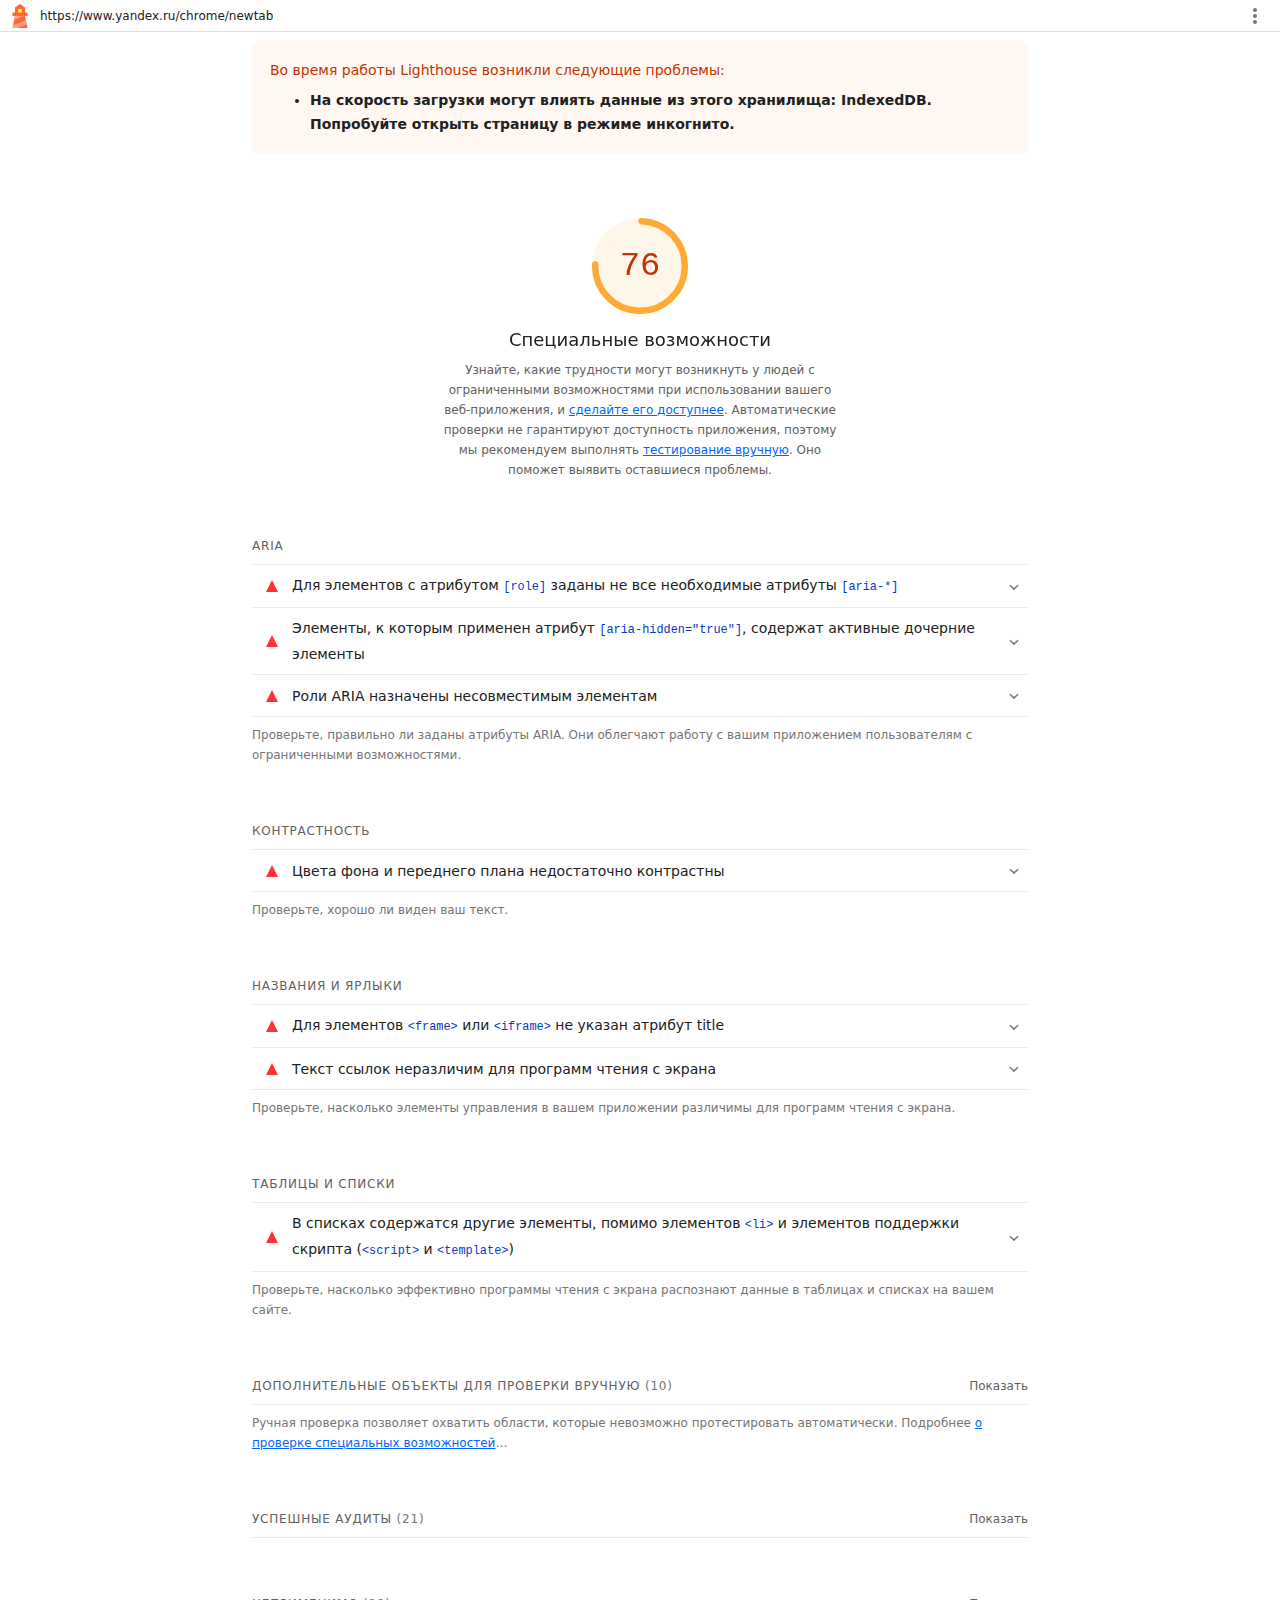
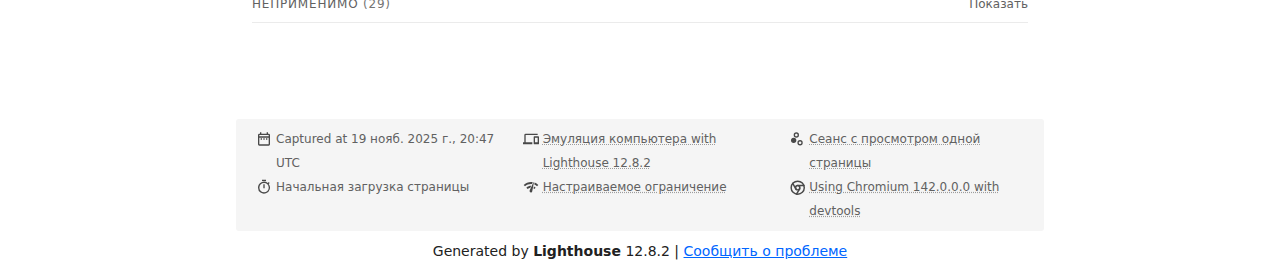
<file: workbook/www.yandex.ru.html>
<!--
@license
Copyright 2018 Google LLC
SPDX-License-Identifier: Apache-2.0
-->
<!doctype html>
<html lang="en">
<head>
  <meta charset="utf-8">
  <meta name="viewport" content="width=device-width, initial-scale=1, minimum-scale=1">
  <link rel="icon" href='data:image/svg+xml;utf8,<svg fill="none" xmlns="http://www.w3.org/2000/svg" viewBox="0 0 48 48"><path d="m14 7 10-7 10 7v10h5v7h-5l5 24H9l5-24H9v-7h5V7Z" fill="%23F63"/><path d="M31.561 24H14l-1.689 8.105L31.561 24ZM18.983 48H9l1.022-4.907L35.723 32.27l1.663 7.98L18.983 48Z" fill="%23FFA385"/><path fill="%23FF3" d="M20.5 10h7v7h-7z"/></svg>'>
  <title>Lighthouse Report</title>
  <style>body {margin: 0}</style>
</head>
<body>
  <noscript>Lighthouse report requires JavaScript. Please enable.</noscript>

  <div id="lh-log"></div>

  <script>window.__LIGHTHOUSE_JSON__ = {"lighthouseVersion":"12.8.2","requestedUrl":"https://www.yandex.ru/chrome/newtab","mainDocumentUrl":"https://www.yandex.ru/chrome/newtab","finalDisplayedUrl":"https://www.yandex.ru/chrome/newtab","finalUrl":"https://www.yandex.ru/chrome/newtab","fetchTime":"2025-11-19T20:47:09.087Z","gatherMode":"navigation","runWarnings":["На скорость загрузки могут влиять данные из этого хранилища: IndexedDB. Попробуйте открыть страницу в режиме инкогнито."],"userAgent":"Mozilla/5.0 (Windows NT 10.0; Win64; x64) AppleWebKit/537.36 (KHTML, like Gecko) Chrome/142.0.0.0 Safari/537.36","environment":{"networkUserAgent":"Mozilla/5.0 (Macintosh; Intel Mac OS X 10_15_7) AppleWebKit/537.36 (KHTML, like Gecko) Chrome/136.0.0.0 Safari/537.36","hostUserAgent":"Mozilla/5.0 (Windows NT 10.0; Win64; x64) AppleWebKit/537.36 (KHTML, like Gecko) Chrome/142.0.0.0 Safari/537.36","benchmarkIndex":3700,"credits":{"axe-core":"4.10.3"}},"audits":{"accesskeys":{"id":"accesskeys","title":"`[accesskey]`: значения уникальны","description":"Клавиши доступа позволяют быстро перейти к нужной части страницы. Для удобства навигации на каждую клавишу должно быть назначено только одно действие. Подробнее [о клавишах доступа](https://dequeuniversity.com/rules/axe/4.10/accesskeys)…","score":1,"scoreDisplayMode":"binary","details":{"type":"table","headings":[{"key":"node","valueType":"node","subItemsHeading":{"key":"relatedNode","valueType":"node"},"label":"Неподходящие элементы"}],"items":[]}},"aria-allowed-attr":{"id":"aria-allowed-attr","title":"Атрибуты `[aria-*]` соответствуют своим ролям","description":"Каждая `role` ARIA поддерживает определенный набор атрибутов `aria-*`. Неверно присвоенные атрибуты `aria-*` будут недействительны. Подробнее о том, [как сопоставлять атрибуты ARIA с их ролями](https://dequeuniversity.com/rules/axe/4.10/aria-allowed-attr)…","score":1,"scoreDisplayMode":"binary","details":{"type":"table","headings":[{"key":"node","valueType":"node","subItemsHeading":{"key":"relatedNode","valueType":"node"},"label":"Неподходящие элементы"}],"items":[]}},"aria-allowed-role":{"id":"aria-allowed-role","title":"Роли ARIA назначены несовместимым элементам","description":"Многим элементам HTML разрешается назначать только определенные роли ARIA. Если роли ARIA используются неподходящим способом, это может ухудшить доступность веб-страницы. Подробнее [о ролях ARIA](https://dequeuniversity.com/rules/axe/4.10/aria-allowed-role)…","score":0,"scoreDisplayMode":"binary","details":{"type":"table","headings":[{"key":"node","valueType":"node","subItemsHeading":{"key":"relatedNode","valueType":"node"},"label":"Неподходящие элементы"}],"items":[{"node":{"type":"node","lhId":"1-0-TEXTAREA","path":"1,HTML,1,BODY,0,DIV,2,DIV,0,DIV,1,DIV,4,FORM,2,DIV,0,DIV,1,DIV,0,DIV,1,TEXTAREA","selector":"div.search3__input-wrapper > div.search3__input-outer-container > div.search3__input-inner-container > textarea#text","boundingRect":{"top":320,"bottom":371,"left":192,"right":721,"width":530,"height":51},"snippet":"\u003ctextarea rows=\"1\" placeholder=\"Найдётся всё\" spellcheck=\"false\" accesskey=\"null\" aria-autocomplete=\"list\" autocapitalize=\"off\" autocomplete=\"off\" autocorrect=\"off\" maxlength=\"4000\" class=\"search3__input mini-suggest__input\" id=\"text\" name=\"text\" autofocus=\"\" role=\"combobox\" aria-controls=\"suggest-list-86532961\">","nodeLabel":"div.search3__input-wrapper > div.search3__input-outer-container > div.search3__input-inner-container > textarea#text","explanation":"Fix any of the following:\n  ARIA role combobox is not allowed for given element"}}],"debugData":{"type":"debugdata","impact":"minor","tags":["cat.aria","best-practice"]}}},"aria-command-name":{"id":"aria-command-name","title":"У элементов `button`, `link` и `menuitem` есть названия, доступные программам чтения с экрана","description":"Если у элемента нет названия, доступного программам чтения с экрана, пользователи услышат его общее название и не поймут, для чего он нужен. Подробнее о том, [как сделать элементы команд более доступными](https://dequeuniversity.com/rules/axe/4.10/aria-command-name)…","score":1,"scoreDisplayMode":"binary","details":{"type":"table","headings":[{"key":"node","valueType":"node","subItemsHeading":{"key":"relatedNode","valueType":"node"},"label":"Неподходящие элементы"}],"items":[]}},"aria-conditional-attr":{"id":"aria-conditional-attr","title":"Атрибуты ARIA используются так, как указано для роли элемента","description":"Использовать некоторые атрибуты ARIA в элементе можно только при определенных условиях. Подробнее [об условных атрибутах ARIA](https://dequeuniversity.com/rules/axe/4.10/aria-conditional-attr)…","score":1,"scoreDisplayMode":"binary","details":{"type":"table","headings":[{"key":"node","valueType":"node","subItemsHeading":{"key":"relatedNode","valueType":"node"},"label":"Неподходящие элементы"}],"items":[]}},"aria-deprecated-role":{"id":"aria-deprecated-role","title":"Устаревшие роли ARIA не использовались","description":"Функции специальных возможностей могут некорректно обрабатывать устаревшие роли ARIA. Подробнее [об устаревших ролях ARIA](https://dequeuniversity.com/rules/axe/4.10/aria-deprecated-role)…","score":1,"scoreDisplayMode":"binary","details":{"type":"table","headings":[{"key":"node","valueType":"node","subItemsHeading":{"key":"relatedNode","valueType":"node"},"label":"Неподходящие элементы"}],"items":[]}},"aria-dialog-name":{"id":"aria-dialog-name","title":"У элементов с атрибутом `role=\"dialog\"` или `role=\"alertdialog\"` есть доступные названия","description":"Если у элементов диалогового окна ARIA нет доступных имен, пользователи программ чтения с экрана могут не понимать назначение этих элементов. Подробнее о том, [как сделать элементы диалогового окна ARIA более доступными](https://dequeuniversity.com/rules/axe/4.10/aria-dialog-name)…","score":null,"scoreDisplayMode":"notApplicable"},"aria-hidden-body":{"id":"aria-hidden-body","title":"Элемент `\u003cbody>` в документе не содержит атрибут `[aria-hidden=\"true\"]`","description":"Программы чтения с экрана и другие технологии специальных возможностей могут работать некорректно, если для `\u003cbody>` задан атрибут `aria-hidden=\"true\"`. Подробнее о том, [как `aria-hidden` влияет на элемент body](https://dequeuniversity.com/rules/axe/4.10/aria-hidden-body)…","score":1,"scoreDisplayMode":"binary","details":{"type":"table","headings":[{"key":"node","valueType":"node","subItemsHeading":{"key":"relatedNode","valueType":"node"},"label":"Неподходящие элементы"}],"items":[]}},"aria-hidden-focus":{"id":"aria-hidden-focus","title":"Элементы, к которым применен атрибут `[aria-hidden=\"true\"]`, содержат активные дочерние элементы","description":"Если для родительского элемента задан атрибут `[aria-hidden=\"true\"]`, то все его фокусируемые потомки становятся недоступны для программ чтения с экрана и других технологий специальных возможностей. Подробнее о том, [какое влияние `aria-hidden` оказывает на фокусируемые элементы](https://dequeuniversity.com/rules/axe/4.10/aria-hidden-focus)…","score":0,"scoreDisplayMode":"binary","details":{"type":"table","headings":[{"key":"node","valueType":"node","subItemsHeading":{"key":"relatedNode","valueType":"node"},"label":"Неподходящие элементы"}],"items":[{"node":{"type":"node","lhId":"1-1-A","path":"1,HTML,1,BODY,0,DIV,2,DIV,0,DIV,4,DIV,0,DIV,0,DIV,0,SECTION,0,DIV,0,UL,0,LI,0,DIV,3,A","selector":"ul.feed--rythm-feed-a35bc > li.feed__row--rythm-feed-758d6 > div.market-card--rythm-feed-3293c > a.market-card__link--rythm-feed-b5dee","boundingRect":{"top":597,"bottom":923,"left":180,"right":383,"width":203,"height":326},"snippet":"\u003ca class=\"market-card__link--rythm-feed-b5dee\" href=\"https://market.yandex.ru/card/vneshniy-akkumulyator-baseus-magnetic-mini-a…\" target=\"_blank\" rel=\"noreferrer\" data-test-id=\"market-card-link\" aria-hidden=\"true\">","nodeLabel":"Яндекс Маркет\nВнешний аккумулятор MagSafe Baseus Magnetic Mini Air 6000 мАч Ste…","explanation":"Fix all of the following:\n  Focusable content should have tabindex=\"-1\" or be removed from the DOM"}},{"node":{"type":"node","lhId":"1-2-A","path":"1,HTML,1,BODY,0,DIV,2,DIV,0,DIV,4,DIV,0,DIV,0,DIV,0,SECTION,0,DIV,0,UL,2,LI,0,DIV,3,A","selector":"ul.feed--rythm-feed-a35bc > li.feed__row--rythm-feed-758d6 > div.market-card--rythm-feed-3293c > a.market-card__link--rythm-feed-b5dee","boundingRect":{"top":597,"bottom":898,"left":617,"right":820,"width":203,"height":302},"snippet":"\u003ca class=\"market-card__link--rythm-feed-b5dee\" href=\"https://market.yandex.ru/card/naruchnyye-chasy-casio/102198403200?offerid=…\" target=\"_blank\" rel=\"noreferrer\" data-test-id=\"market-card-link\" aria-hidden=\"true\">","nodeLabel":"Яндекс Маркет\nНаручные часы CASIO Vintage\n6034₽7690₽","explanation":"Fix all of the following:\n  Focusable content should have tabindex=\"-1\" or be removed from the DOM"}},{"node":{"type":"node","lhId":"1-3-A","path":"1,HTML,1,BODY,0,DIV,2,DIV,0,DIV,4,DIV,0,DIV,0,DIV,0,SECTION,0,DIV,0,UL,6,LI,0,DIV,3,A","selector":"ul.feed--rythm-feed-a35bc > li.feed__row--rythm-feed-758d6 > div.market-card--rythm-feed-3293c > a.market-card__link--rythm-feed-b5dee","boundingRect":{"top":1257,"bottom":1705,"left":617,"right":820,"width":203,"height":448},"snippet":"\u003ca class=\"market-card__link--rythm-feed-b5dee\" href=\"https://market.yandex.ru/card/besprovodnyye-naushniki-sony-wh-ch520-siniy/…\" target=\"_blank\" rel=\"noreferrer\" data-test-id=\"market-card-link\" aria-hidden=\"true\">","nodeLabel":"Яндекс Маркет\nБеспроводные наушники Sony WH-CH520, синий\n2358₽5894₽","explanation":"Fix all of the following:\n  Focusable content should have tabindex=\"-1\" or be removed from the DOM"}},{"node":{"type":"node","lhId":"1-4-A","path":"1,HTML,1,BODY,0,DIV,2,DIV,0,DIV,4,DIV,0,DIV,0,DIV,0,SECTION,0,DIV,0,UL,8,LI,0,DIV,3,A","selector":"ul.feed--rythm-feed-a35bc > li.feed__row--rythm-feed-758d6 > div.market-card--rythm-feed-3293c > a.market-card__link--rythm-feed-b5dee","boundingRect":{"top":1354,"bottom":1632,"left":399,"right":601,"width":203,"height":277},"snippet":"\u003ca class=\"market-card__link--rythm-feed-b5dee\" href=\"https://market.yandex.ru/card/konstruktor-lego-speed-champions-forsazh-2-n…\" target=\"_blank\" rel=\"noreferrer\" data-test-id=\"market-card-link\" aria-hidden=\"true\">","nodeLabel":"Яндекс Маркет\nКонструктор LEGO Speed Champions 76917 Двойной Форсаж: Nissan Sky…","explanation":"Fix all of the following:\n  Focusable content should have tabindex=\"-1\" or be removed from the DOM"}}],"debugData":{"type":"debugdata","impact":"serious","tags":["cat.name-role-value","wcag2a","wcag412","TTv5","TT6.a","EN-301-549","EN-9.4.1.2"]}}},"aria-input-field-name":{"id":"aria-input-field-name","title":"У полей ввода ARIA есть доступные названия","description":"Если у поля ввода нет названия, доступного программам чтения с экрана, пользователи услышат его общее название и не поймут, для чего оно нужно. Подробнее [о ярлыках для полей ввода](https://dequeuniversity.com/rules/axe/4.10/aria-input-field-name)…","score":null,"scoreDisplayMode":"notApplicable"},"aria-meter-name":{"id":"aria-meter-name","title":"У элементов `meter` ARIA есть названия, доступные программам чтения с экрана","description":"Если у элемента счетчика нет названия, доступного программам чтения с экрана, пользователи услышат только общее название и не поймут, для чего он нужен. Подробнее о том, [как присваивать названия элементам \"`meter`\"](https://dequeuniversity.com/rules/axe/4.10/aria-meter-name)…","score":null,"scoreDisplayMode":"notApplicable"},"aria-progressbar-name":{"id":"aria-progressbar-name","title":"У элементов `progressbar` ARIA есть названия, доступные программам чтения с экрана","description":"Если у элемента `progressbar` нет названия, доступного программам чтения с экрана, пользователи услышат только его общее название и не поймут, для чего он нужен. Подробнее о том, [как присваивать ярлыки элементам `progressbar`](https://dequeuniversity.com/rules/axe/4.10/aria-progressbar-name)…","score":null,"scoreDisplayMode":"notApplicable"},"aria-prohibited-attr":{"id":"aria-prohibited-attr","title":"В элементах используются только разрешенные атрибуты ARIA","description":"Если атрибуты ARIA используются в ролях, для которых они запрещены, пользователи специальных возможностей могут не получать важную информацию. Подробнее [о запрещенных ролях ARIA](https://dequeuniversity.com/rules/axe/4.10/aria-prohibited-attr)…","score":1,"scoreDisplayMode":"binary","details":{"type":"table","headings":[{"key":"node","valueType":"node","subItemsHeading":{"key":"relatedNode","valueType":"node"},"label":"Неподходящие элементы"}],"items":[]}},"aria-required-attr":{"id":"aria-required-attr","title":"Для элементов с атрибутом `[role]` заданы не все необходимые атрибуты `[aria-*]`","description":"К некоторым ролям ARIA необходимо добавлять атрибуты, описывающие состояние элемента для программ чтения с экрана. Подробнее [о ролях и необходимых атрибутах](https://dequeuniversity.com/rules/axe/4.10/aria-required-attr)…","score":0,"scoreDisplayMode":"binary","details":{"type":"table","headings":[{"key":"node","valueType":"node","subItemsHeading":{"key":"relatedNode","valueType":"node"},"label":"Неподходящие элементы"}],"items":[{"node":{"type":"node","lhId":"1-0-TEXTAREA","path":"1,HTML,1,BODY,0,DIV,2,DIV,0,DIV,1,DIV,4,FORM,2,DIV,0,DIV,1,DIV,0,DIV,1,TEXTAREA","selector":"div.search3__input-wrapper > div.search3__input-outer-container > div.search3__input-inner-container > textarea#text","boundingRect":{"top":320,"bottom":371,"left":192,"right":721,"width":530,"height":51},"snippet":"\u003ctextarea rows=\"1\" placeholder=\"Найдётся всё\" spellcheck=\"false\" accesskey=\"null\" aria-autocomplete=\"list\" autocapitalize=\"off\" autocomplete=\"off\" autocorrect=\"off\" maxlength=\"4000\" class=\"search3__input mini-suggest__input\" id=\"text\" name=\"text\" autofocus=\"\" role=\"combobox\" aria-controls=\"suggest-list-86532961\">","nodeLabel":"div.search3__input-wrapper > div.search3__input-outer-container > div.search3__input-inner-container > textarea#text","explanation":"Fix any of the following:\n  Required ARIA attribute not present: aria-expanded"}}],"debugData":{"type":"debugdata","impact":"critical","tags":["cat.aria","wcag2a","wcag412","EN-301-549","EN-9.4.1.2"]}}},"aria-required-children":{"id":"aria-required-children","title":"В элементах с ролью ARIA `[role]` присутствуют все обязательные дочерние элементы, которые должны содержать определенный элемент `[role]`.","description":"Указав роль ARIA для родительского элемента, в некоторых случаях вы должны также задать определенные роли его дочерним элементам. Если этого не сделать, связанные с ARIA функции специальных возможностей будут работать неправильно. Подробнее [о ролях и необходимых дочерних элементах](https://dequeuniversity.com/rules/axe/4.10/aria-required-children)…","score":null,"scoreDisplayMode":"notApplicable"},"aria-required-parent":{"id":"aria-required-parent","title":"Элементы с атрибутом `[role]` содержатся в своих родительских элементах","description":"Некоторые дочерние элементы с ролями ARIA должны содержаться внутри определенных родительских элементов, иначе связанные с ними функции специальных возможностей будут работать неправильно. Подробнее [о ролях ARIA и необходимых родительских элементах](https://dequeuniversity.com/rules/axe/4.10/aria-required-parent)…","score":null,"scoreDisplayMode":"notApplicable"},"aria-roles":{"id":"aria-roles","title":"Недействительные значения атрибутов `[role]` отсутствуют","description":"Значения ролей ARIA должны быть допустимыми, иначе связанные с ними функции специальных возможностей будут работать неправильно. Подробнее о том, [какие роли ARIA можно указывать](https://dequeuniversity.com/rules/axe/4.10/aria-roles)…","score":1,"scoreDisplayMode":"binary","details":{"type":"table","headings":[{"key":"node","valueType":"node","subItemsHeading":{"key":"relatedNode","valueType":"node"},"label":"Неподходящие элементы"}],"items":[]}},"aria-text":{"id":"aria-text","title":"У элементов атрибута `role=text` нет фокусируемых потомков","description":"Если добавить отделенный разметкой атрибут `role=text` перед текстовым узлом и после него, VoiceOver будет определять текст как одну фразу, но фокусируемые потомки не будут озвучиваться. Подробнее [об атрибуте `role=text`](https://dequeuniversity.com/rules/axe/4.10/aria-text)…","score":null,"scoreDisplayMode":"notApplicable"},"aria-toggle-field-name":{"id":"aria-toggle-field-name","title":"У переключателей ARIA есть доступные названия","description":"Если у переключателя нет названия, доступного программам чтения с экрана, пользователи услышат его общее название и не поймут, для чего он нужен. Подробнее [о переключателях](https://dequeuniversity.com/rules/axe/4.10/aria-toggle-field-name)…","score":null,"scoreDisplayMode":"notApplicable"},"aria-tooltip-name":{"id":"aria-tooltip-name","title":"У элементов `tooltip` ARIA есть названия, доступные программам чтения с экрана","description":"Если у элемента подсказки нет названия, доступного программам чтения с экрана, пользователи услышат только его общее название и не поймут, для чего он нужен. Подробнее о том, [как присваивать названия элементам \"`tooltip`\"](https://dequeuniversity.com/rules/axe/4.10/aria-tooltip-name)…","score":null,"scoreDisplayMode":"notApplicable"},"aria-treeitem-name":{"id":"aria-treeitem-name","title":"У элементов `treeitem` ARIA есть названия, доступные программам чтения с экрана","description":"Если у элемента `treeitem` нет названия, доступного программам чтения с экрана, пользователи услышат только его общее название и не поймут, для чего он нужен. Подробнее [о присваивании ярлыков элементам `treeitem`](https://dequeuniversity.com/rules/axe/4.10/aria-treeitem-name)…","score":null,"scoreDisplayMode":"notApplicable"},"aria-valid-attr-value":{"id":"aria-valid-attr-value","title":"Недействительные значения атрибутов `[aria-*]` отсутствуют","description":"Технологии специальных возможностей, например программы чтения с экрана, не могут распознавать атрибуты ARIA с недопустимыми значениями. Подробнее [о существующих значениях для атрибутов ARIA](https://dequeuniversity.com/rules/axe/4.10/aria-valid-attr-value)…","score":1,"scoreDisplayMode":"binary","details":{"type":"table","headings":[{"key":"node","valueType":"node","subItemsHeading":{"key":"relatedNode","valueType":"node"},"label":"Неподходящие элементы"}],"items":[]}},"aria-valid-attr":{"id":"aria-valid-attr","title":"Атрибуты `[aria-*]` действительны и написаны без ошибок","description":"Технологии специальных возможностей, например программы чтения с экрана, не могут распознавать атрибуты ARIA с недопустимыми названиями. Подробнее [о существующих атрибутах ARIA](https://dequeuniversity.com/rules/axe/4.10/aria-valid-attr)…","score":1,"scoreDisplayMode":"binary","details":{"type":"table","headings":[{"key":"node","valueType":"node","subItemsHeading":{"key":"relatedNode","valueType":"node"},"label":"Неподходящие элементы"}],"items":[]}},"button-name":{"id":"button-name","title":"Названия кнопок доступны программам чтения с экрана","description":"Если у кнопки нет названия, доступного программам чтения с экрана, пользователи услышат слово \"кнопка\", но не поймут, для чего она нужна. Подробнее о том, [как сделать кнопки более доступными](https://dequeuniversity.com/rules/axe/4.10/button-name)…","score":1,"scoreDisplayMode":"binary","details":{"type":"table","headings":[{"key":"node","valueType":"node","subItemsHeading":{"key":"relatedNode","valueType":"node"},"label":"Неподходящие элементы"}],"items":[]}},"bypass":{"id":"bypass","title":"Страница содержит заголовок, ссылку для пропуска контента или указание региона","description":"Чтобы пользователям было проще перемещаться по странице с помощью клавиатуры, добавьте возможность пропускать повторяющийся контент. Подробнее [о пропускаемых блоках данных](https://dequeuniversity.com/rules/axe/4.10/bypass)…","score":null,"scoreDisplayMode":"notApplicable"},"color-contrast":{"id":"color-contrast","title":"Цвета фона и переднего плана недостаточно контрастны","description":"Многие пользователи не видят текст с низкой контрастностью, или им сложно его воспринимать. Подробнее о том, [как обеспечить достаточный цветовой контраст](https://dequeuniversity.com/rules/axe/4.10/color-contrast)…","score":0,"scoreDisplayMode":"binary","details":{"type":"table","headings":[{"key":"node","valueType":"node","subItemsHeading":{"key":"relatedNode","valueType":"node"},"label":"Неподходящие элементы"}],"items":[{"node":{"type":"node","lhId":"1-5-DIV","path":"1,HTML,1,BODY,0,DIV,2,DIV,0,DIV,2,DIV,0,DIV,0,ASIDE,0,A,1,DIV","selector":"div.main__block-informers > aside.informers3 > a.home-link2 > div.informers3-weather__text","boundingRect":{"top":392,"bottom":409,"left":240,"right":253,"width":13,"height":17},"snippet":"\u003cdiv class=\"informers3-weather__text\">","nodeLabel":"0°","explanation":"Fix any of the following:\n  Element has insufficient color contrast of 3.36 (foreground color: #8c8c8c, background color: #ffffff, font size: 10.5pt (14px), font weight: normal). Expected contrast ratio of 4.5:1"}},{"node":{"type":"node","lhId":"1-6-A","path":"1,HTML,1,BODY,0,DIV,2,DIV,0,DIV,2,DIV,0,DIV,0,ASIDE,1,A","selector":"div.main__line_informers > div.main__block-informers > aside.informers3 > a.home-link2","boundingRect":{"top":392,"bottom":409,"left":273,"right":321,"width":48,"height":17},"snippet":"\u003ca class=\"home-link2 informers3__geo home-link2_color_quaternary home-link2_hover_te…\" data-statlog=\"2informers.geo\" aria-label=\"Ваш город определён как Москва\" href=\"https://yandex.ru/tune/geo?retpath=https%3A%2F%2Fwww.yandex.ru%2Fchrome%2F…\">","nodeLabel":"Москва","explanation":"Fix any of the following:\n  Element has insufficient color contrast of 3.36 (foreground color: #8c8c8c, background color: #ffffff, font size: 10.5pt (14px), font weight: normal). Expected contrast ratio of 4.5:1"},"subItems":{"type":"subitems","items":[{"relatedNode":{"type":"node","lhId":"1-7-HTML","path":"1,HTML","selector":"html.document_neuro-redesign_yes","boundingRect":{"top":0,"bottom":776,"left":0,"right":772,"width":772,"height":776},"snippet":"\u003chtml lang=\"ru\" class=\"document_neuro-redesign_yes document_informers-position_bottom document_ov…\">","nodeLabel":"html.document_neuro-redesign_yes"}}]}},{"node":{"type":"node","lhId":"1-8-SPAN","path":"1,HTML,1,BODY,0,DIV,2,DIV,0,DIV,4,DIV,0,DIV,0,DIV,0,SECTION,0,DIV,0,UL,0,LI,0,DIV,3,A,3,DIV,1,SPAN,0,SPAN","selector":"a.market-card__link--rythm-feed-b5dee > div.market-card__price--rythm-feed-a6b6e > span.price__old-value--rythm-feed-a4009 > span.price__old-value-text--rythm-feed-d9d6e","boundingRect":{"top":901,"bottom":917,"left":236,"right":267,"width":31,"height":16},"snippet":"\u003cspan class=\"price__old-value-text--rythm-feed-d9d6e\">","nodeLabel":"2499","explanation":"Fix any of the following:\n  Element has insufficient color contrast of 3.36 (foreground color: #8c8c8c, background color: #ffffff, font size: 10.5pt (14px), font weight: normal). Expected contrast ratio of 4.5:1"},"subItems":{"type":"subitems","items":[{"relatedNode":{"type":"node","lhId":"1-7-HTML","path":"1,HTML","selector":"html.document_neuro-redesign_yes","boundingRect":{"top":0,"bottom":776,"left":0,"right":772,"width":772,"height":776},"snippet":"\u003chtml lang=\"ru\" class=\"document_neuro-redesign_yes document_informers-position_bottom document_ov…\">","nodeLabel":"html.document_neuro-redesign_yes"}}]}},{"node":{"type":"node","lhId":"1-9-SPAN","path":"1,HTML,1,BODY,0,DIV,2,DIV,0,DIV,4,DIV,0,DIV,0,DIV,0,SECTION,0,DIV,0,UL,2,LI,0,DIV,3,A,3,DIV,1,SPAN,0,SPAN","selector":"a.market-card__link--rythm-feed-b5dee > div.market-card__price--rythm-feed-a6b6e > span.price__old-value--rythm-feed-a4009 > span.price__old-value-text--rythm-feed-d9d6e","boundingRect":{"top":876,"bottom":892,"left":673,"right":704,"width":31,"height":16},"snippet":"\u003cspan class=\"price__old-value-text--rythm-feed-d9d6e\">","nodeLabel":"7690","explanation":"Fix any of the following:\n  Element has insufficient color contrast of 3.36 (foreground color: #8c8c8c, background color: #ffffff, font size: 10.5pt (14px), font weight: normal). Expected contrast ratio of 4.5:1"},"subItems":{"type":"subitems","items":[{"relatedNode":{"type":"node","lhId":"1-7-HTML","path":"1,HTML","selector":"html.document_neuro-redesign_yes","boundingRect":{"top":0,"bottom":776,"left":0,"right":772,"width":772,"height":776},"snippet":"\u003chtml lang=\"ru\" class=\"document_neuro-redesign_yes document_informers-position_bottom document_ov…\">","nodeLabel":"html.document_neuro-redesign_yes"}}]}},{"node":{"type":"node","lhId":"1-10-SPAN","path":"1,HTML,1,BODY,0,DIV,2,DIV,0,DIV,4,DIV,0,DIV,0,DIV,0,SECTION,0,DIV,0,UL,6,LI,0,DIV,3,A,3,DIV,1,SPAN,0,SPAN","selector":"a.market-card__link--rythm-feed-b5dee > div.market-card__price--rythm-feed-a6b6e > span.price__old-value--rythm-feed-a4009 > span.price__old-value-text--rythm-feed-d9d6e","boundingRect":{"top":1683,"bottom":1699,"left":673,"right":704,"width":31,"height":16},"snippet":"\u003cspan class=\"price__old-value-text--rythm-feed-d9d6e\">","nodeLabel":"5894","explanation":"Fix any of the following:\n  Element has insufficient color contrast of 3.36 (foreground color: #8c8c8c, background color: #ffffff, font size: 10.5pt (14px), font weight: normal). Expected contrast ratio of 4.5:1"},"subItems":{"type":"subitems","items":[{"relatedNode":{"type":"node","lhId":"1-7-HTML","path":"1,HTML","selector":"html.document_neuro-redesign_yes","boundingRect":{"top":0,"bottom":776,"left":0,"right":772,"width":772,"height":776},"snippet":"\u003chtml lang=\"ru\" class=\"document_neuro-redesign_yes document_informers-position_bottom document_ov…\">","nodeLabel":"html.document_neuro-redesign_yes"}}]}},{"node":{"type":"node","lhId":"1-11-SPAN","path":"1,HTML,1,BODY,0,DIV,2,DIV,0,DIV,4,DIV,0,DIV,0,DIV,0,SECTION,0,DIV,0,UL,8,LI,0,DIV,3,A,3,DIV,1,SPAN,0,SPAN","selector":"a.market-card__link--rythm-feed-b5dee > div.market-card__price--rythm-feed-a6b6e > span.price__old-value--rythm-feed-a4009 > span.price__old-value-text--rythm-feed-d9d6e","boundingRect":{"top":1610,"bottom":1626,"left":454,"right":486,"width":31,"height":16},"snippet":"\u003cspan class=\"price__old-value-text--rythm-feed-d9d6e\">","nodeLabel":"3399","explanation":"Fix any of the following:\n  Element has insufficient color contrast of 3.36 (foreground color: #8c8c8c, background color: #ffffff, font size: 10.5pt (14px), font weight: normal). Expected contrast ratio of 4.5:1"},"subItems":{"type":"subitems","items":[{"relatedNode":{"type":"node","lhId":"1-7-HTML","path":"1,HTML","selector":"html.document_neuro-redesign_yes","boundingRect":{"top":0,"bottom":776,"left":0,"right":772,"width":772,"height":776},"snippet":"\u003chtml lang=\"ru\" class=\"document_neuro-redesign_yes document_informers-position_bottom document_ov…\">","nodeLabel":"html.document_neuro-redesign_yes"}}]}}],"debugData":{"type":"debugdata","impact":"serious","tags":["cat.color","wcag2aa","wcag143","TTv5","TT13.c","EN-301-549","EN-9.1.4.3","ACT"]}}},"definition-list":{"id":"definition-list","title":"Элементы `\u003cdl>` содержат только правильно размещенные группы `\u003cdt>` и `\u003cdd>` и элементы `\u003cscript>`, `\u003ctemplate>` или `\u003cdiv>`.","description":"Если списки определений размечены с ошибками, программы чтения с экрана могут озвучивать их некорректно. Подробнее о том, [как правильно создавать списки определений](https://dequeuniversity.com/rules/axe/4.10/definition-list)…","score":null,"scoreDisplayMode":"notApplicable"},"dlitem":{"id":"dlitem","title":"Элементы списков определений расположены внутри элементов `\u003cdl>`","description":"Чтобы программы чтения с экрана правильно озвучивали элементы списков определений `\u003cdt>` и `\u003cdd>`, они должны располагаться внутри родительского элемента `\u003cdl>`. Подробнее о том, [как правильно создавать списки определений](https://dequeuniversity.com/rules/axe/4.10/dlitem)…","score":null,"scoreDisplayMode":"notApplicable"},"document-title":{"id":"document-title","title":"Документ содержит элемент `\u003ctitle>`","description":"Название (элемент title) нужно для того, чтобы программы чтения с экрана могли озвучивать название страницы. Также оно появляется в результатах поиска и позволяет определять, соответствует ли сайт запросу. Подробнее [о названиях документов](https://dequeuniversity.com/rules/axe/4.10/document-title)…","score":1,"scoreDisplayMode":"binary","details":{"type":"table","headings":[{"key":"node","valueType":"node","subItemsHeading":{"key":"relatedNode","valueType":"node"},"label":"Неподходящие элементы"}],"items":[]}},"duplicate-id-aria":{"id":"duplicate-id-aria","title":"Идентификаторы ARIA уникальны","description":"Значение идентификатора ARIA должно быть уникальным, поскольку технологии специальных возможностей могут игнорировать повторяющиеся идентификаторы. Подробнее о том, [как убрать копии идентификаторов ARIA](https://dequeuniversity.com/rules/axe/4.10/duplicate-id-aria)…","score":null,"scoreDisplayMode":"notApplicable"},"empty-heading":{"id":"empty-heading","title":"Во всех элементах заголовка есть содержимое","description":"Если у заголовка нет содержимого или текст недоступен, пользователи программы чтения с экрана не могут получить информацию о структуре страницы. Подробнее [о заголовках](https://dequeuniversity.com/rules/axe/4.10/empty-heading)…","score":null,"scoreDisplayMode":"notApplicable"},"form-field-multiple-labels":{"id":"form-field-multiple-labels","title":"В форме нет полей с несколькими ярлыками","description":"Когда программы чтения с экрана или другие технологии специальных возможностей обнаруживают поля формы с несколькими ярлыками, они озвучивают только первый, последний или все ярлыки. Это может запутать пользователей. Подробнее о том, [как использовать ярлыки формы](https://dequeuniversity.com/rules/axe/4.10/form-field-multiple-labels)…","score":null,"scoreDisplayMode":"notApplicable"},"frame-title":{"id":"frame-title","title":"Для элементов `\u003cframe>` или `\u003ciframe>` не указан атрибут title","description":"Чтобы программы чтения с экрана могли описывать содержимое фреймов, у каждого из них должно быть название (атрибут title). Подробнее [о названиях фреймов](https://dequeuniversity.com/rules/axe/4.10/frame-title)…","score":0,"scoreDisplayMode":"binary","details":{"type":"table","headings":[{"key":"node","valueType":"node","subItemsHeading":{"key":"relatedNode","valueType":"node"},"label":"Неподходящие элементы"}],"items":[{"node":{"type":"node","lhId":"1-12-IFRAME","path":"1,HTML,1,BODY,0,DIV,2,DIV,0,DIV,3,DIV,0,DIV,0,DIV,0,IFRAME","selector":"div.main__block-banner > div..banner-newtab-wrapper > div.banner-newtab > iframe.banner-newtab__frame","boundingRect":{"top":448,"bottom":527,"left":180,"right":820,"width":640,"height":79},"snippet":"\u003ciframe class=\"banner-newtab__frame  banner-newtab__content \" src=\"/6RJwj93etLgYaLQ/KRErJpOGJuNHoPB?ntp-sandwich=1&amp;content=chromenewtab&amp;statP…\">","nodeLabel":"div.main__block-banner > div..banner-newtab-wrapper > div.banner-newtab > iframe.banner-newtab__frame","explanation":"Fix any of the following:\n  Element has no title attribute\n  aria-label attribute does not exist or is empty\n  aria-labelledby attribute does not exist, references elements that do not exist or references elements that are empty\n  Element's default semantics were not overridden with role=\"none\" or role=\"presentation\""}}],"debugData":{"type":"debugdata","impact":"serious","tags":["cat.text-alternatives","wcag2a","wcag412","section508","section508.22.i","TTv5","TT12.d","EN-301-549","EN-9.4.1.2"]}}},"heading-order":{"id":"heading-order","title":"Элементы заголовков расположены последовательно в порядке убывания","description":"Когда заголовки расположены в правильном порядке и между их уровнями нет пропусков, они образуют семантическую структуру страницы. Благодаря этому навигация с помощью технологий специальных возможностей становится проще и понятнее. Подробнее [о расположении заголовков](https://dequeuniversity.com/rules/axe/4.10/heading-order)…","score":1,"scoreDisplayMode":"binary","details":{"type":"table","headings":[{"key":"node","valueType":"node","subItemsHeading":{"key":"relatedNode","valueType":"node"},"label":"Неподходящие элементы"}],"items":[]}},"html-has-lang":{"id":"html-has-lang","title":"Элемент `\u003chtml>` содержит атрибут `[lang]`","description":"Если для страницы не указан атрибут `lang`, программа чтения с экрана предполагает, что текст приведен на языке по умолчанию, выбранном пользователем при установке программы. Если текст написан на другом языке, он может озвучиваться некорректно. Подробнее [об атрибуте `lang`](https://dequeuniversity.com/rules/axe/4.10/html-has-lang)…","score":1,"scoreDisplayMode":"binary","details":{"type":"table","headings":[{"key":"node","valueType":"node","subItemsHeading":{"key":"relatedNode","valueType":"node"},"label":"Неподходящие элементы"}],"items":[]}},"html-lang-valid":{"id":"html-lang-valid","title":"Для элемента `\u003chtml>` указано действительное значение атрибута `[lang]`","description":"Чтобы программы чтения с экрана правильно озвучивали текст, укажите допустимый [языковой тег BCP 47](https://www.w3.org/International/questions/qa-choosing-language-tags#question). Подробнее о том, [как использовать атрибут `lang`](https://dequeuniversity.com/rules/axe/4.10/html-lang-valid)…","score":1,"scoreDisplayMode":"binary","details":{"type":"table","headings":[{"key":"node","valueType":"node","subItemsHeading":{"key":"relatedNode","valueType":"node"},"label":"Неподходящие элементы"}],"items":[]}},"html-xml-lang-mismatch":{"id":"html-xml-lang-mismatch","title":"У элемента `\u003chtml>` есть атрибут `[xml:lang]`, основной язык которого совпадает с языком в атрибуте `[lang]`","description":"Если для веб-страницы не указан подходящий язык, программа чтения с экрана может озвучивать текст некорректно. Подробнее [об атрибуте `lang`](https://dequeuniversity.com/rules/axe/4.10/html-xml-lang-mismatch)…","score":null,"scoreDisplayMode":"notApplicable"},"identical-links-same-purpose":{"id":"identical-links-same-purpose","title":"У одинаковых ссылок одно назначение","description":"У ссылок с одним назначением должно быть одинаковое описание. Так пользователь поймет, куда они ведут, и решит, следует ли по ним переходить. Подробнее [об одинаковых ссылках](https://dequeuniversity.com/rules/axe/4.10/identical-links-same-purpose)…","score":1,"scoreDisplayMode":"informative","details":{"type":"table","headings":[{"key":"node","valueType":"node","subItemsHeading":{"key":"relatedNode","valueType":"node"},"label":"Неподходящие элементы"}],"items":[{"node":{"type":"node","lhId":"1-17-A","path":"1,HTML,1,BODY,0,DIV,2,DIV,0,DIV,4,DIV,0,DIV,0,DIV,0,SECTION,0,DIV,0,UL,0,LI,0,DIV,0,H3,0,A","selector":"li.feed__row--rythm-feed-758d6 > div.market-card--rythm-feed-3293c > h3.visually-hidden > a","boundingRect":{"top":759,"bottom":776,"left":281,"right":393,"width":112,"height":17},"snippet":"\u003ca href=\"https://market.yandex.ru/card/vneshniy-akkumulyator-baseus-magnetic-mini-a…\" target=\"_blank\" rel=\"noreferrer\">","nodeLabel":"Яндекс Маркет","explanation":"Fix all of the following:\n  Check that links have the same purpose, or are intentionally ambiguous."},"subItems":{"type":"subitems","items":[{"relatedNode":{"type":"node","lhId":"1-18-A","path":"1,HTML,1,BODY,0,DIV,2,DIV,0,DIV,4,DIV,0,DIV,0,DIV,0,SECTION,0,DIV,0,UL,2,LI,0,DIV,0,H3,0,A","selector":"li.feed__row--rythm-feed-758d6 > div.market-card--rythm-feed-3293c > h3.visually-hidden > a","boundingRect":{"top":747,"bottom":764,"left":718,"right":830,"width":112,"height":17},"snippet":"\u003ca href=\"https://market.yandex.ru/card/naruchnyye-chasy-casio/102198403200?offerid=…\" target=\"_blank\" rel=\"noreferrer\">","nodeLabel":"Яндекс Маркет"}},{"relatedNode":{"type":"node","lhId":"1-19-A","path":"1,HTML,1,BODY,0,DIV,2,DIV,0,DIV,4,DIV,0,DIV,0,DIV,0,SECTION,0,DIV,0,UL,6,LI,0,DIV,0,H3,0,A","selector":"li.feed__row--rythm-feed-758d6 > div.market-card--rythm-feed-3293c > h3.visually-hidden > a","boundingRect":{"top":1480,"bottom":1497,"left":718,"right":830,"width":112,"height":17},"snippet":"\u003ca href=\"https://market.yandex.ru/card/besprovodnyye-naushniki-sony-wh-ch520-siniy/…\" target=\"_blank\" rel=\"noreferrer\">","nodeLabel":"Яндекс Маркет"}},{"relatedNode":{"type":"node","lhId":"1-20-A","path":"1,HTML,1,BODY,0,DIV,2,DIV,0,DIV,4,DIV,0,DIV,0,DIV,0,SECTION,0,DIV,0,UL,8,LI,0,DIV,0,H3,0,A","selector":"li.feed__row--rythm-feed-758d6 > div.market-card--rythm-feed-3293c > h3.visually-hidden > a","boundingRect":{"top":1493,"bottom":1509,"left":499,"right":612,"width":112,"height":17},"snippet":"\u003ca href=\"https://market.yandex.ru/card/konstruktor-lego-speed-champions-forsazh-2-n…\" target=\"_blank\" rel=\"noreferrer\">","nodeLabel":"Яндекс Маркет"}}]}}],"debugData":{"type":"debugdata","impact":"minor","tags":["cat.semantics","wcag2aaa","wcag249"]}}},"image-alt":{"id":"image-alt","title":"У элементов изображений есть атрибут `[alt]`","description":"В информационных элементах должен содержаться короткий и ясный альтернативный текст. Если элемент декоративный, то атрибут alt для него можно оставить пустым. Подробнее [об атрибуте `alt`](https://dequeuniversity.com/rules/axe/4.10/image-alt)…","score":1,"scoreDisplayMode":"binary","details":{"type":"table","headings":[{"key":"node","valueType":"node","subItemsHeading":{"key":"relatedNode","valueType":"node"},"label":"Неподходящие элементы"}],"items":[]}},"image-redundant-alt":{"id":"image-redundant-alt","title":"У изображений нет атрибутов `[alt]`, представляющих собой избыточный текст","description":"В информационных элементах должен содержаться короткий и ясный альтернативный текст. Если он будет повторять текст рядом со ссылкой или изображением, то одна и та же фраза может прозвучать дважды, что собьет с толку пользователей программы чтения с экрана. Подробнее [об атрибуте `alt`](https://dequeuniversity.com/rules/axe/4.10/image-redundant-alt)…","score":1,"scoreDisplayMode":"binary","details":{"type":"table","headings":[{"key":"node","valueType":"node","subItemsHeading":{"key":"relatedNode","valueType":"node"},"label":"Неподходящие элементы"}],"items":[]}},"input-button-name":{"id":"input-button-name","title":"Текст кнопок ввода легко различим","description":"Добавьте к кнопкам ввода легко различимый текст, чтобы пользователи программы чтения с экрана могли понимать их назначение. Подробнее [о кнопках ввода](https://dequeuniversity.com/rules/axe/4.10/input-button-name)…","score":null,"scoreDisplayMode":"notApplicable"},"input-image-alt":{"id":"input-image-alt","title":"Элементы `\u003cinput type=\"image\">` содержат атрибут `[alt]`","description":"Если в элементе `\u003cinput>` в качестве кнопки используется изображение, добавьте альтернативный текст, описывающий назначение этой кнопки для программ чтения с экрана. Подробнее [об альтернативном тексте для изображения в элементе ввода](https://dequeuniversity.com/rules/axe/4.10/input-image-alt)…","score":null,"scoreDisplayMode":"notApplicable"},"label-content-name-mismatch":{"id":"label-content-name-mismatch","title":"У элементов с видимыми текстовыми метками есть подходящие доступные названия","description":"Видимые текстовые метки, которые не совпадают с доступными названиями, могут запутать пользователей программ чтения с экрана. Подробнее [о доступных названиях](https://dequeuniversity.com/rules/axe/4.10/label-content-name-mismatch)…","score":1,"scoreDisplayMode":"binary","details":{"type":"table","headings":[{"key":"node","valueType":"node","subItemsHeading":{"key":"relatedNode","valueType":"node"},"label":"Неподходящие элементы"}],"items":[]}},"label":{"id":"label","title":"Элементам формы присвоены соответствующие ярлыки","description":"Ярлыки нужны для того, чтобы программы чтения с экрана и другие технологии специальных возможностей могли правильно озвучивать элементы управления формой. Подробнее [о ярлыках для элементов формы](https://dequeuniversity.com/rules/axe/4.10/label)…","score":1,"scoreDisplayMode":"binary","details":{"type":"table","headings":[{"key":"node","valueType":"node","subItemsHeading":{"key":"relatedNode","valueType":"node"},"label":"Неподходящие элементы"}],"items":[]}},"landmark-one-main":{"id":"landmark-one-main","title":"В документе есть ориентир main","description":"Если добавить ориентир main, пользователям программы чтения с экрана будет удобнее перемещаться по веб-странице. Подробнее [об ориентирах](https://dequeuniversity.com/rules/axe/4.10/landmark-one-main)…","score":1,"scoreDisplayMode":"informative","details":{"type":"table","headings":[{"key":"node","valueType":"node","subItemsHeading":{"key":"relatedNode","valueType":"node"},"label":"Неподходящие элементы"}],"items":[{"node":{"type":"node","lhId":"1-7-HTML","path":"1,HTML","selector":"html.document_neuro-redesign_yes","boundingRect":{"top":0,"bottom":776,"left":0,"right":772,"width":772,"height":776},"snippet":"\u003chtml lang=\"ru\" class=\"document_neuro-redesign_yes document_informers-position_bottom document_ov…\">","nodeLabel":"html.document_neuro-redesign_yes","explanation":"Fix all of the following:\n  Document does not have a main landmark"}}],"debugData":{"type":"debugdata","impact":"moderate","tags":["cat.semantics","best-practice"]}}},"link-name":{"id":"link-name","title":"Текст ссылок неразличим для программ чтения с экрана","description":"Текст ссылок (как и альтернативный текст для изображений, используемых в качестве ссылок) должен быть уникальным, фокусируемым и доступным для программ чтения с экрана. Подробнее о том, [как сделать ссылки доступными для программ с технологиями специальных возможностей](https://dequeuniversity.com/rules/axe/4.10/link-name)…","score":0,"scoreDisplayMode":"binary","details":{"type":"table","headings":[{"key":"node","valueType":"node","subItemsHeading":{"key":"relatedNode","valueType":"node"},"label":"Неподходящие элементы"}],"items":[{"node":{"type":"node","lhId":"1-13-A","path":"1,HTML,1,BODY,0,DIV,2,DIV,0,DIV,1,DIV,4,FORM,2,DIV,0,DIV,0,A","selector":"form.mini-suggest > div.search3__inner > div.search3__input-wrapper > a.home-link2","boundingRect":{"top":325,"bottom":365,"left":188,"right":228,"width":40,"height":40},"snippet":"\u003ca class=\"home-link2 search3__logo\" data-statlog=\"2search_input.logo\" href=\"https://ya.ru\">","nodeLabel":"form.mini-suggest > div.search3__inner > div.search3__input-wrapper > a.home-link2","explanation":"Fix all of the following:\n  Element is in tab order and does not have accessible text\n\nFix any of the following:\n  Element does not have text that is visible to screen readers\n  aria-label attribute does not exist or is empty\n  aria-labelledby attribute does not exist, references elements that do not exist or references elements that are empty\n  Element has no title attribute"}}],"debugData":{"type":"debugdata","impact":"serious","tags":["cat.name-role-value","wcag2a","wcag244","wcag412","section508","section508.22.a","TTv5","TT6.a","EN-301-549","EN-9.2.4.4","EN-9.4.1.2","ACT"]}}},"link-in-text-block":{"id":"link-in-text-block","title":"Ссылки можно различить, не опираясь на цвет","description":"Многие пользователи не видят текст с низкой контрастностью, или им сложно его воспринимать. Хорошо различимый текст ссылки облегчает работу людям со слабым зрением. Подробнее о том, [как сделать ссылку хорошо различимой](https://dequeuniversity.com/rules/axe/4.10/link-in-text-block)…","score":null,"scoreDisplayMode":"notApplicable"},"list":{"id":"list","title":"В списках содержатся другие элементы, помимо элементов `\u003cli>` и элементов поддержки скрипта (`\u003cscript>` и `\u003ctemplate>`)","description":"Используйте правильную структуру кода при верстке списков, иначе программы чтения с экрана будут некорректно их озвучивать. Подробнее [о правильной структуре списков](https://dequeuniversity.com/rules/axe/4.10/list)…","score":0,"scoreDisplayMode":"binary","details":{"type":"table","headings":[{"key":"node","valueType":"node","subItemsHeading":{"key":"relatedNode","valueType":"node"},"label":"Неподходящие элементы"}],"items":[{"node":{"type":"node","lhId":"1-14-UL","path":"1,HTML,1,BODY,0,DIV,2,DIV,0,DIV,4,DIV,0,DIV,0,DIV,0,SECTION,0,DIV,0,UL","selector":"div#rythm-feed > section.feed--rythm-feed-ff6b1 > div > ul.feed--rythm-feed-a35bc","boundingRect":{"top":589,"bottom":1745,"left":172,"right":828,"width":656,"height":1157},"snippet":"\u003cul class=\"feed--rythm-feed-a35bc masonry-feed--rythm-feed-19a7d feed__inner--rythm-f…\" style=\"--masonry-feed-columns-count: 3;\">","nodeLabel":"Яндекс Маркет\n\nВнешний аккумулятор MagSafe Baseus Magnetic Mini Air 6000 мАч St…","explanation":"Fix all of the following:\n  List element has direct children that are not allowed: div"},"subItems":{"type":"subitems","items":[{"relatedNode":{"type":"node","lhId":"1-15-DIV","path":"1,HTML,1,BODY,0,DIV,2,DIV,0,DIV,4,DIV,0,DIV,0,DIV,0,SECTION,0,DIV,0,UL,9,DIV","selector":"section.feed--rythm-feed-ff6b1 > div > ul.feed--rythm-feed-a35bc > div.feed__more--rythm-feed-57225","boundingRect":{"top":1640,"bottom":1641,"left":391,"right":609,"width":219,"height":1},"snippet":"\u003cdiv class=\"feed__more--rythm-feed-57225\">","nodeLabel":"section.feed--rythm-feed-ff6b1 > div > ul.feed--rythm-feed-a35bc > div.feed__more--rythm-feed-57225"}}]}}],"debugData":{"type":"debugdata","impact":"serious","tags":["cat.structure","wcag2a","wcag131","EN-301-549","EN-9.1.3.1"]}}},"listitem":{"id":"listitem","title":"Элементы списка (`\u003cli>`) расположены внутри родительских элементов `\u003cul>`, `\u003col>` или `\u003cmenu>`","description":"Чтобы программы чтения с экрана правильно озвучивали списки, элементы `\u003cli>` должны располагаться внутри родительских элементов `\u003cul>`, `\u003col>` или `\u003cmenu>`. Подробнее [о правильной структуре списков](https://dequeuniversity.com/rules/axe/4.10/listitem)…","score":1,"scoreDisplayMode":"binary","details":{"type":"table","headings":[{"key":"node","valueType":"node","subItemsHeading":{"key":"relatedNode","valueType":"node"},"label":"Неподходящие элементы"}],"items":[]}},"meta-refresh":{"id":"meta-refresh","title":"В документе не используется метатег `\u003cmeta http-equiv=\"refresh\">`","description":"Когда страница обновляется автоматически, фокус, используемый программами для чтения с экрана, перемещается в верхнюю часть. Это может мешать работе пользователей и вызывать у них негативные эмоции. Подробнее [о метатеге refresh](https://dequeuniversity.com/rules/axe/4.10/meta-refresh)…","score":null,"scoreDisplayMode":"notApplicable"},"meta-viewport":{"id":"meta-viewport","title":"Атрибут `[user-scalable=\"no\"]` не используется в элементе `\u003cmeta name=\"viewport\">`, и значение атрибута `[maximum-scale]` больше или равно 5","description":"Не отключайте масштабирование. Эта функция помогает слабовидящим пользователям читать информацию на веб-страницах. Подробнее [о метатеге viewport](https://dequeuniversity.com/rules/axe/4.10/meta-viewport)…","score":null,"scoreDisplayMode":"notApplicable"},"object-alt":{"id":"object-alt","title":"У элементов `\u003cobject>` есть альтернативный текст","description":"Чтобы программы чтения с экрана могли зачитывать содержимое элементов `\u003cobject>`, добавьте к ним альтернативный текст. Подробнее [об альтернативном тексте для элементов `object`](https://dequeuniversity.com/rules/axe/4.10/object-alt)…","score":null,"scoreDisplayMode":"notApplicable"},"select-name":{"id":"select-name","title":"У элементов select есть связанные элементы label","description":"Элементы формы без эффективных меток могут доставить неудобства пользователям программы чтения с экрана. Подробнее [об элементе `select`](https://dequeuniversity.com/rules/axe/4.10/select-name)…","score":null,"scoreDisplayMode":"notApplicable"},"skip-link":{"id":"skip-link","title":"Ссылки для пропуска контента фокусируемые","description":"Добавьте ссылку для пропуска контента, чтобы пользователи могли сразу перейти к основному контенту. [Подробнее…](https://dequeuniversity.com/rules/axe/4.10/skip-link)","score":null,"scoreDisplayMode":"notApplicable"},"tabindex":{"id":"tabindex","title":"Нет элементов со значением атрибута `[tabindex]` выше 0","description":"Значение больше 0 подразумевает явное указание порядка навигации. Это может создавать трудности для пользователей с ограниченными возможностями. Подробнее [об атрибуте `tabindex`](https://dequeuniversity.com/rules/axe/4.10/tabindex)…","score":1,"scoreDisplayMode":"binary","details":{"type":"table","headings":[{"key":"node","valueType":"node","subItemsHeading":{"key":"relatedNode","valueType":"node"},"label":"Неподходящие элементы"}],"items":[]}},"table-duplicate-name":{"id":"table-duplicate-name","title":"В таблицах указаны разные значения для атрибута summary и элемента `\u003ccaption>`","description":"Атрибут summary должен описывать структуру таблицы, а в элементе `\u003ccaption>` требуется указать экранный заголовок. Точная разметка таблиц упрощает работу пользователей программ чтения с экрана. Подробнее [об атрибуте summary и элементе caption](https://dequeuniversity.com/rules/axe/4.10/table-duplicate-name)…","score":null,"scoreDisplayMode":"notApplicable"},"table-fake-caption":{"id":"table-fake-caption","title":"Для обозначения подписей в таблицах используется элемент `\u003ccaption>` вместо ячеек с атрибутом `[colspan]`","description":"Чтобы пользователям было проще перемещаться по таблицам с помощью программ чтения с экрана, не используйте в таблицах ячейки с атрибутом `[colspan]` для обозначения подписей. Подробнее [о подписях](https://dequeuniversity.com/rules/axe/4.10/table-fake-caption)…","score":null,"scoreDisplayMode":"notApplicable"},"target-size":{"id":"target-size","title":"Области прикосновения и расстояние между ними достаточно большие","description":"Области прикосновения должны быть достаточно большими, как и расстояние между ними. Так пользователям, у которых могут возникнуть трудности с нажатием на небольшие элементы управления, будет проще выбрать нужный. Подробнее [об областях прикосновения](https://dequeuniversity.com/rules/axe/4.10/target-size)…","score":1,"scoreDisplayMode":"binary","details":{"type":"table","headings":[{"key":"node","valueType":"node","subItemsHeading":{"key":"relatedNode","valueType":"node"},"label":"Неподходящие элементы"}],"items":[]}},"td-has-header":{"id":"td-has-header","title":"У элементов `\u003ctd>` есть один или несколько заголовков в большой таблице `\u003ctable>`","description":"Чтобы пользователям было проще перемещаться по таблицам с помощью программ чтения с экрана, рекомендуем добавлять заголовки для элементов `\u003ctd>` в больших таблицах (состоящих из трех или более ячеек в высоту и ширину). Подробнее [о заголовках таблиц](https://dequeuniversity.com/rules/axe/4.10/td-has-header)…","score":null,"scoreDisplayMode":"notApplicable"},"td-headers-attr":{"id":"td-headers-attr","title":"Ячейки внутри элемента `\u003ctable>`, в которых используется атрибут `[headers]`, ссылаются на ячейки той же таблицы.","description":"Чтобы пользователям было проще перемещаться по таблицам с помощью программ чтения с экрана, убедитесь, что ячейки (элементы `\u003ctd>`) с атрибутом `[headers]` ссылаются только на другие ячейки в той же таблице. Подробнее [об атрибуте `headers`](https://dequeuniversity.com/rules/axe/4.10/td-headers-attr)…","score":null,"scoreDisplayMode":"notApplicable"},"th-has-data-cells":{"id":"th-has-data-cells","title":"В элементах `\u003cth>` и элементах с атрибутом `[role=\"columnheader\"/\"rowheader\"]` есть описываемые ими ячейки с данными","description":"Чтобы пользователям было проще перемещаться по таблицам с помощью программ чтения с экрана, убедитесь, что все заголовки в таблицах ссылаются на тот или иной набор ячеек. Подробнее [о заголовках таблиц](https://dequeuniversity.com/rules/axe/4.10/th-has-data-cells)…","score":null,"scoreDisplayMode":"notApplicable"},"valid-lang":{"id":"valid-lang","title":"Недействительные значения атрибутов `[lang]` отсутствуют","description":"Чтобы программы чтения с экрана правильно озвучивали текст, укажите для элементов допустимый [языковой тег BCP 47](https://www.w3.org/International/questions/qa-choosing-language-tags#question). Подробнее о том, [как использовать атрибут `lang`](https://dequeuniversity.com/rules/axe/4.10/valid-lang)…","score":null,"scoreDisplayMode":"notApplicable"},"video-caption":{"id":"video-caption","title":"Элементы `\u003cvideo>` содержат элемент `\u003ctrack>` с атрибутом `[kind=\"captions\"]`","description":"Чтобы информация, озвучиваемая в видео, была доступна людям с нарушениями слуха, добавьте субтитры. Подробнее [о субтитрах в видео](https://dequeuniversity.com/rules/axe/4.10/video-caption)…","score":null,"scoreDisplayMode":"notApplicable"},"custom-controls-labels":{"id":"custom-controls-labels","title":"Custom controls have associated labels","description":"Custom interactive controls have associated labels, provided by aria-label or aria-labelledby. [Learn more about custom controls and labels](https://developer.chrome.com/docs/lighthouse/accessibility/custom-controls-labels/).","score":null,"scoreDisplayMode":"manual"},"custom-controls-roles":{"id":"custom-controls-roles","title":"Custom controls have ARIA roles","description":"Custom interactive controls have appropriate ARIA roles. [Learn how to add roles to custom controls](https://developer.chrome.com/docs/lighthouse/accessibility/custom-control-roles/).","score":null,"scoreDisplayMode":"manual"},"focus-traps":{"id":"focus-traps","title":"User focus is not accidentally trapped in a region","description":"A user can tab into and out of any control or region without accidentally trapping their focus. [Learn how to avoid focus traps](https://developer.chrome.com/docs/lighthouse/accessibility/focus-traps/).","score":null,"scoreDisplayMode":"manual"},"focusable-controls":{"id":"focusable-controls","title":"Interactive controls are keyboard focusable","description":"Custom interactive controls are keyboard focusable and display a focus indicator. [Learn how to make custom controls focusable](https://developer.chrome.com/docs/lighthouse/accessibility/focusable-controls/).","score":null,"scoreDisplayMode":"manual"},"interactive-element-affordance":{"id":"interactive-element-affordance","title":"Interactive elements indicate their purpose and state","description":"Interactive elements, such as links and buttons, should indicate their state and be distinguishable from non-interactive elements. [Learn how to decorate interactive elements with affordance hints](https://developer.chrome.com/docs/lighthouse/accessibility/interactive-element-affordance/).","score":null,"scoreDisplayMode":"manual"},"logical-tab-order":{"id":"logical-tab-order","title":"The page has a logical tab order","description":"Tabbing through the page follows the visual layout. Users cannot focus elements that are offscreen. [Learn more about logical tab ordering](https://developer.chrome.com/docs/lighthouse/accessibility/logical-tab-order/).","score":null,"scoreDisplayMode":"manual"},"managed-focus":{"id":"managed-focus","title":"The user's focus is directed to new content added to the page","description":"If new content, such as a dialog, is added to the page, the user's focus is directed to it. [Learn how to direct focus to new content](https://developer.chrome.com/docs/lighthouse/accessibility/managed-focus/).","score":null,"scoreDisplayMode":"manual"},"offscreen-content-hidden":{"id":"offscreen-content-hidden","title":"Offscreen content is hidden from assistive technology","description":"Offscreen content is hidden with display: none or aria-hidden=true. [Learn how to properly hide offscreen content](https://developer.chrome.com/docs/lighthouse/accessibility/offscreen-content-hidden/).","score":null,"scoreDisplayMode":"manual"},"use-landmarks":{"id":"use-landmarks","title":"HTML5 landmark elements are used to improve navigation","description":"Landmark elements (`\u003cmain>`, `\u003cnav>`, etc.) are used to improve the keyboard navigation of the page for assistive technology. [Learn more about landmark elements](https://developer.chrome.com/docs/lighthouse/accessibility/use-landmarks/).","score":null,"scoreDisplayMode":"manual"},"visual-order-follows-dom":{"id":"visual-order-follows-dom","title":"Visual order on the page follows DOM order","description":"DOM order matches the visual order, improving navigation for assistive technology. [Learn more about DOM and visual ordering](https://developer.chrome.com/docs/lighthouse/accessibility/visual-order-follows-dom/).","score":null,"scoreDisplayMode":"manual"}},"configSettings":{"output":"json","maxWaitForFcp":30000,"maxWaitForLoad":45000,"pauseAfterFcpMs":1000,"pauseAfterLoadMs":1000,"networkQuietThresholdMs":1000,"cpuQuietThresholdMs":1000,"formFactor":"desktop","throttling":{"rttMs":40,"throughputKbps":10240,"requestLatencyMs":0,"downloadThroughputKbps":0,"uploadThroughputKbps":0,"cpuSlowdownMultiplier":1},"throttlingMethod":"simulate","screenEmulation":{"mobile":true,"width":412,"height":823,"deviceScaleFactor":1.75,"disabled":true},"emulatedUserAgent":"Mozilla/5.0 (Macintosh; Intel Mac OS X 10_15_7) AppleWebKit/537.36 (KHTML, like Gecko) Chrome/136.0.0.0 Safari/537.36","auditMode":false,"gatherMode":false,"clearStorageTypes":["file_systems","shader_cache","service_workers","cache_storage"],"disableStorageReset":false,"debugNavigation":false,"channel":"devtools","usePassiveGathering":false,"disableFullPageScreenshot":false,"skipAboutBlank":false,"blankPage":"about:blank","ignoreStatusCode":true,"locale":"ru","blockedUrlPatterns":null,"additionalTraceCategories":"","extraHeaders":null,"precomputedLanternData":null,"onlyAudits":null,"onlyCategories":["accessibility"],"skipAudits":null},"categories":{"accessibility":{"title":"Специальные возможности","description":"Узнайте, какие трудности могут возникнуть у людей с ограниченными возможностями при использовании вашего веб-приложения, и [сделайте его доступнее](https://developer.chrome.com/docs/lighthouse/accessibility/). Автоматические проверки не гарантируют доступность приложения, поэтому мы рекомендуем выполнять [тестирование вручную](https://web.dev/articles/how-to-review). Оно поможет выявить оставшиеся проблемы.","manualDescription":"Ручная проверка позволяет охватить области, которые невозможно протестировать автоматически. Подробнее [о проверке специальных возможностей](https://web.dev/articles/how-to-review)…","supportedModes":["navigation","snapshot"],"auditRefs":[{"id":"accesskeys","weight":7,"group":"a11y-navigation"},{"id":"aria-allowed-attr","weight":10,"group":"a11y-aria"},{"id":"aria-allowed-role","weight":1,"group":"a11y-aria"},{"id":"aria-command-name","weight":7,"group":"a11y-aria"},{"id":"aria-conditional-attr","weight":7,"group":"a11y-aria"},{"id":"aria-deprecated-role","weight":1,"group":"a11y-aria"},{"id":"aria-dialog-name","weight":0,"group":"a11y-aria"},{"id":"aria-hidden-body","weight":10,"group":"a11y-aria"},{"id":"aria-hidden-focus","weight":7,"group":"a11y-aria"},{"id":"aria-input-field-name","weight":0,"group":"a11y-aria"},{"id":"aria-meter-name","weight":0,"group":"a11y-aria"},{"id":"aria-progressbar-name","weight":0,"group":"a11y-aria"},{"id":"aria-prohibited-attr","weight":7,"group":"a11y-aria"},{"id":"aria-required-attr","weight":10,"group":"a11y-aria"},{"id":"aria-required-children","weight":0,"group":"a11y-aria"},{"id":"aria-required-parent","weight":0,"group":"a11y-aria"},{"id":"aria-roles","weight":7,"group":"a11y-aria"},{"id":"aria-text","weight":0,"group":"a11y-aria"},{"id":"aria-toggle-field-name","weight":0,"group":"a11y-aria"},{"id":"aria-tooltip-name","weight":0,"group":"a11y-aria"},{"id":"aria-treeitem-name","weight":0,"group":"a11y-aria"},{"id":"aria-valid-attr-value","weight":10,"group":"a11y-aria"},{"id":"aria-valid-attr","weight":10,"group":"a11y-aria"},{"id":"button-name","weight":10,"group":"a11y-names-labels"},{"id":"bypass","weight":0,"group":"a11y-navigation"},{"id":"color-contrast","weight":7,"group":"a11y-color-contrast"},{"id":"definition-list","weight":0,"group":"a11y-tables-lists"},{"id":"dlitem","weight":0,"group":"a11y-tables-lists"},{"id":"document-title","weight":7,"group":"a11y-names-labels"},{"id":"duplicate-id-aria","weight":0,"group":"a11y-aria"},{"id":"form-field-multiple-labels","weight":0,"group":"a11y-names-labels"},{"id":"frame-title","weight":7,"group":"a11y-names-labels"},{"id":"heading-order","weight":3,"group":"a11y-navigation"},{"id":"html-has-lang","weight":7,"group":"a11y-language"},{"id":"html-lang-valid","weight":7,"group":"a11y-language"},{"id":"html-xml-lang-mismatch","weight":0,"group":"a11y-language"},{"id":"image-alt","weight":10,"group":"a11y-names-labels"},{"id":"image-redundant-alt","weight":1,"group":"a11y-names-labels"},{"id":"input-button-name","weight":0,"group":"a11y-names-labels"},{"id":"input-image-alt","weight":0,"group":"a11y-names-labels"},{"id":"label","weight":7,"group":"a11y-names-labels"},{"id":"link-in-text-block","weight":0,"group":"a11y-color-contrast"},{"id":"link-name","weight":7,"group":"a11y-names-labels"},{"id":"list","weight":7,"group":"a11y-tables-lists"},{"id":"listitem","weight":7,"group":"a11y-tables-lists"},{"id":"meta-refresh","weight":0,"group":"a11y-best-practices"},{"id":"meta-viewport","weight":0,"group":"a11y-best-practices"},{"id":"object-alt","weight":0,"group":"a11y-names-labels"},{"id":"select-name","weight":0,"group":"a11y-names-labels"},{"id":"skip-link","weight":0,"group":"a11y-names-labels"},{"id":"tabindex","weight":7,"group":"a11y-navigation"},{"id":"table-duplicate-name","weight":0,"group":"a11y-tables-lists"},{"id":"target-size","weight":7,"group":"a11y-best-practices"},{"id":"td-headers-attr","weight":0,"group":"a11y-tables-lists"},{"id":"th-has-data-cells","weight":0,"group":"a11y-tables-lists"},{"id":"valid-lang","weight":0,"group":"a11y-language"},{"id":"video-caption","weight":0,"group":"a11y-audio-video"},{"id":"focusable-controls","weight":0},{"id":"interactive-element-affordance","weight":0},{"id":"logical-tab-order","weight":0},{"id":"visual-order-follows-dom","weight":0},{"id":"focus-traps","weight":0},{"id":"managed-focus","weight":0},{"id":"use-landmarks","weight":0},{"id":"offscreen-content-hidden","weight":0},{"id":"custom-controls-labels","weight":0},{"id":"custom-controls-roles","weight":0},{"id":"empty-heading","weight":0,"group":"hidden"},{"id":"identical-links-same-purpose","weight":0,"group":"hidden"},{"id":"landmark-one-main","weight":0,"group":"hidden"},{"id":"label-content-name-mismatch","weight":0,"group":"hidden"},{"id":"table-fake-caption","weight":0,"group":"hidden"},{"id":"td-has-header","weight":0,"group":"hidden"}],"id":"accessibility","score":0.76}},"categoryGroups":{"metrics":{"title":"Показатели"},"insights":{"title":"Статистика","description":"Статистические данные доступны на панели \"Производительность\" инструментов разработчика в Chrome. Чтобы узнавать подробную информацию, [создайте трассировку](https://developer.chrome.com/docs/devtools/performance/reference)."},"diagnostics":{"title":"Диагностика","description":"Подробная информация о производительности вашего приложения. Эти цифры не влияют на показатель производительности [напрямую](https://developer.chrome.com/docs/lighthouse/performance/performance-scoring/)."},"a11y-best-practices":{"title":"Рекомендации","description":"Проверьте, соответствует ли ваш сайт рекомендациям по оптимизации для поисковых систем."},"a11y-color-contrast":{"title":"Контрастность","description":"Проверьте, хорошо ли виден ваш текст."},"a11y-names-labels":{"title":"Названия и ярлыки","description":"Проверьте, насколько элементы управления в вашем приложении различимы для программ чтения с экрана."},"a11y-navigation":{"title":"Навигация","description":"Проверьте, удобно ли пользователям перемещаться по вашему приложению с помощью клавиатуры."},"a11y-aria":{"title":"ARIA","description":"Проверьте, правильно ли заданы атрибуты ARIA. Они облегчают работу с вашим приложением пользователям с ограниченными возможностями."},"a11y-language":{"title":"Интернационализация и локализация","description":"Проверьте, правильно ли заданы атрибуты языков для программ чтения с экрана."},"a11y-audio-video":{"title":"Аудио и видео","description":"Проверьте, доступны ли на вашем сайте описания для аудио- и видеоконтента. Это сделает сайт удобнее для пользователей с нарушениями зрения и слуха."},"a11y-tables-lists":{"title":"Таблицы и списки","description":"Проверьте, насколько эффективно программы чтения с экрана распознают данные в таблицах и списках на вашем сайте."},"seo-mobile":{"title":"Оптимизация для мобильных устройств","description":"Убедитесь, что ваши страницы оптимизированы для мобильных устройств, чтобы пользователям не приходилось менять масштаб страниц или подстраивать их под размер экрана. Подробнее о том, [как оптимизировать страницы для мобильных устройств](https://developers.google.com/search/mobile-sites/)…"},"seo-content":{"title":"Рекомендации в отношении контента","description":"Оптимизируйте HTML-код, чтобы поисковые роботы могли лучше проанализировать контент приложения."},"seo-crawl":{"title":"Сканирование и индексирование","description":"Чтобы ваше приложение появлялось в результатах поиска, предоставьте доступ к нему поисковым роботам."},"best-practices-trust-safety":{"title":"Надежность и безопасность"},"best-practices-ux":{"title":"Удобство для пользователей"},"best-practices-browser-compat":{"title":"Совместимость с браузерами"},"best-practices-general":{"title":"Общие рекомендации"},"hidden":{"title":""}},"stackPacks":[{"id":"react","title":"React","iconDataURL":"data:image/svg+xml,\u003csvg xmlns=\"http://www.w3.org/2000/svg\" viewBox=\"0 0 841.9 595.3\">\u003cg fill=\"%2361DAFB\">\u003cpath d=\"M666.3 296.5c0-32.5-40.7-63.3-103.1-82.4 14.4-63.6 8-114.2-20.2-130.4-6.5-3.8-14.1-5.6-22.4-5.6v22.3c4.6 0 8.3.9 11.4 2.6 13.6 7.8 19.5 37.5 14.9 75.7-1.1 9.4-2.9 19.3-5.1 29.4-19.6-4.8-41-8.5-63.5-10.9-13.5-18.5-27.5-35.3-41.6-50 32.6-30.3 63.2-46.9 84-46.9V78c-27.5 0-63.5 19.6-99.9 53.6-36.4-33.8-72.4-53.2-99.9-53.2v22.3c20.7 0 51.4 16.5 84 46.6-14 14.7-28 31.4-41.3 49.9-22.6 2.4-44 6.1-63.6 11-2.3-10-4-19.7-5.2-29-4.7-38.2 1.1-67.9 14.6-75.8 3-1.8 6.9-2.6 11.5-2.6V78.5c-8.4 0-16 1.8-22.6 5.6-28.1 16.2-34.4 66.7-19.9 130.1-62.2 19.2-102.7 49.9-102.7 82.3 0 32.5 40.7 63.3 103.1 82.4-14.4 63.6-8 114.2 20.2 130.4 6.5 3.8 14.1 5.6 22.5 5.6 27.5 0 63.5-19.6 99.9-53.6 36.4 33.8 72.4 53.2 99.9 53.2 8.4 0 16-1.8 22.6-5.6 28.1-16.2 34.4-66.7 19.9-130.1 62-19.1 102.5-49.9 102.5-82.3zm-130.2-66.7c-3.7 12.9-8.3 26.2-13.5 39.5-4.1-8-8.4-16-13.1-24-4.6-8-9.5-15.8-14.4-23.4 14.2 2.1 27.9 4.7 41 7.9zm-45.8 106.5c-7.8 13.5-15.8 26.3-24.1 38.2-14.9 1.3-30 2-45.2 2-15.1 0-30.2-.7-45-1.9-8.3-11.9-16.4-24.6-24.2-38-7.6-13.1-14.5-26.4-20.8-39.8 6.2-13.4 13.2-26.8 20.7-39.9 7.8-13.5 15.8-26.3 24.1-38.2 14.9-1.3 30-2 45.2-2 15.1 0 30.2.7 45 1.9 8.3 11.9 16.4 24.6 24.2 38 7.6 13.1 14.5 26.4 20.8 39.8-6.3 13.4-13.2 26.8-20.7 39.9zm32.3-13c5.4 13.4 10 26.8 13.8 39.8-13.1 3.2-26.9 5.9-41.2 8 4.9-7.7 9.8-15.6 14.4-23.7 4.6-8 8.9-16.1 13-24.1zM421.2 430c-9.3-9.6-18.6-20.3-27.8-32 9 .4 18.2.7 27.5.7 9.4 0 18.7-.2 27.8-.7-9 11.7-18.3 22.4-27.5 32zm-74.4-58.9c-14.2-2.1-27.9-4.7-41-7.9 3.7-12.9 8.3-26.2 13.5-39.5 4.1 8 8.4 16 13.1 24 4.7 8 9.5 15.8 14.4 23.4zM420.7 163c9.3 9.6 18.6 20.3 27.8 32-9-.4-18.2-.7-27.5-.7-9.4 0-18.7.2-27.8.7 9-11.7 18.3-22.4 27.5-32zm-74 58.9c-4.9 7.7-9.8 15.6-14.4 23.7-4.6 8-8.9 16-13 24-5.4-13.4-10-26.8-13.8-39.8 13.1-3.1 26.9-5.8 41.2-7.9zm-90.5 125.2c-35.4-15.1-58.3-34.9-58.3-50.6 0-15.7 22.9-35.6 58.3-50.6 8.6-3.7 18-7 27.7-10.1 5.7 19.6 13.2 40 22.5 60.9-9.2 20.8-16.6 41.1-22.2 60.6-9.9-3.1-19.3-6.5-28-10.2zM310 490c-13.6-7.8-19.5-37.5-14.9-75.7 1.1-9.4 2.9-19.3 5.1-29.4 19.6 4.8 41 8.5 63.5 10.9 13.5 18.5 27.5 35.3 41.6 50-32.6 30.3-63.2 46.9-84 46.9-4.5-.1-8.3-1-11.3-2.7zm237.2-76.2c4.7 38.2-1.1 67.9-14.6 75.8-3 1.8-6.9 2.6-11.5 2.6-20.7 0-51.4-16.5-84-46.6 14-14.7 28-31.4 41.3-49.9 22.6-2.4 44-6.1 63.6-11 2.3 10.1 4.1 19.8 5.2 29.1zm38.5-66.7c-8.6 3.7-18 7-27.7 10.1-5.7-19.6-13.2-40-22.5-60.9 9.2-20.8 16.6-41.1 22.2-60.6 9.9 3.1 19.3 6.5 28.1 10.2 35.4 15.1 58.3 34.9 58.3 50.6-.1 15.7-23 35.6-58.4 50.6zM320.8 78.4z\"/>\u003ccircle cx=\"420.9\" cy=\"296.5\" r=\"45.7\"/>\u003cpath d=\"M520.5 78.1z\"/>\u003c/g>\u003c/svg>","descriptions":{"unminified-css":"Если ваша система сборки автоматически уменьшает размер файлов CSS, перед развертыванием приложения убедитесь, что вы используете рабочую версию сборки. Для этого установите расширение \"Инструменты разработчика React\". [Подробнее…](https://reactjs.org/docs/optimizing-performance.html#use-the-production-build)","unminified-javascript":"Если ваша система сборки автоматически уменьшает размер файлов JS, перед развертыванием приложения убедитесь, что вы используете рабочую версию сборки. Для этого установите расширение \"Инструменты разработчика React\". [Подробнее…](https://reactjs.org/docs/optimizing-performance.html#use-the-production-build)","unused-javascript":"Если вы не применяете серверный рендеринг, используйте метод `React.lazy()` для [разделения пакетов JavaScript](https://web.dev/code-splitting-suspense/). Разделить код можно также с помощью сторонней библиотеки, например [loadable-components](https://www.smooth-code.com/open-source/loadable-components/docs/getting-started/).","server-response-time":"Если вы применяете серверный рендеринг компонентов React, мы рекомендуем использовать методы `renderToPipeableStream()` или `renderToStaticNodeStream()`. Это позволит отправлять разметку частями, а не целиком и воссоздавать ее на устройстве клиента. [Подробнее…](https://reactjs.org/docs/react-dom-server.html#renderToPipeableStream)","redirects":"Если вы используете React Router, максимально ограничьте применение компонента `\u003cRedirect>` для [перехода по маршрутам](https://reacttraining.com/react-router/web/api/Redirect).","user-timings":"Используйте подключаемый модуль React DevTools, который с помощью API профилировщика может оценить скорость визуализации ваших компонентов. [Подробнее…](https://reactjs.org/blog/2018/09/10/introducing-the-react-profiler.html)","dom-size":"Рекомендуем использовать библиотеку для виртуализации списков, например `react-window`, чтобы уменьшить количество создаваемых узлов DOM, если на одной странице выполняется отрисовка множества повторяющихся элементов. [Подробнее…](https://web.dev/virtualize-long-lists-react-window/) Кроме того, если для повышения скорости загрузки применяется обработчик `Effect`, используйте [`shouldComponentUpdate`](https://reactjs.org/docs/optimizing-performance.html#shouldcomponentupdate-in-action), [`PureComponent`](https://reactjs.org/docs/react-api.html#reactpurecomponent) или [`React.memo`](https://reactjs.org/docs/react-api.html#reactmemo), чтобы исключить повторные отрисовки, и [пропускайте эффекты](https://reactjs.org/docs/hooks-effect.html#tip-optimizing-performance-by-skipping-effects), пока не изменятся определенные зависимости."}}],"entities":[{"name":"yandex.ru","origins":["https://www.yandex.ru","https://yandex.ru","https://market-click2.yandex.ru"],"isFirstParty":true,"isUnrecognized":true},{"name":"Yandex CDN","homepage":"https://yandex.ru/","origins":["https://yastatic.net"],"category":"cdn"},{"name":"Yandex Metrica","homepage":"https://metrica.yandex.com/about?","origins":["https://mc.yandex.ru"],"category":"analytics"},{"name":"yandex.net","origins":["https://avatars.mds.yandex.net","https://favicon.yandex.net"],"isUnrecognized":true}],"fullPageScreenshot":{"screenshot":{"data":"[data-uri]","width":772,"height":2042.4000244140625},"nodes":{"1-0-TEXTAREA":{"id":"text","top":953,"bottom":1004,"left":192,"right":721,"width":530,"height":51},"1-1-A":{"id":"","top":1230,"bottom":1556,"left":180,"right":383,"width":203,"height":326},"1-2-A":{"id":"","top":1230,"bottom":1532,"left":617,"right":820,"width":203,"height":302},"1-3-A":{"id":"","top":1890,"bottom":2338,"left":617,"right":820,"width":203,"height":448},"1-4-A":{"id":"","top":1988,"bottom":2265,"left":399,"right":601,"width":203,"height":277},"1-5-DIV":{"id":"","top":1025,"bottom":1042,"left":240,"right":253,"width":13,"height":17},"1-6-A":{"id":"","top":1025,"bottom":1042,"left":273,"right":321,"width":48,"height":17},"1-7-HTML":{"id":"","top":0,"bottom":2042,"left":0,"right":772,"width":772,"height":2042},"1-8-SPAN":{"id":"","top":1534,"bottom":1550,"left":236,"right":267,"width":31,"height":16},"1-9-SPAN":{"id":"","top":1510,"bottom":1526,"left":673,"right":704,"width":31,"height":16},"1-10-SPAN":{"id":"","top":2316,"bottom":2332,"left":673,"right":704,"width":31,"height":16},"1-11-SPAN":{"id":"","top":2243,"bottom":2259,"left":454,"right":486,"width":31,"height":16},"1-12-IFRAME":{"id":"","top":1081,"bottom":1160,"left":180,"right":820,"width":640,"height":79},"1-13-A":{"id":"","top":958,"bottom":998,"left":188,"right":228,"width":40,"height":40},"1-14-UL":{"id":"","top":1222,"bottom":2737,"left":172,"right":828,"width":656,"height":1516},"1-15-DIV":{"id":"","top":2712,"bottom":2713,"left":609,"right":828,"width":219,"height":1},"1-16-SPAN":{"id":"","top":1536,"bottom":1549,"left":225,"right":232,"width":7,"height":14},"1-17-A":{"id":"","top":1393,"bottom":1409,"left":281,"right":393,"width":112,"height":17},"1-18-A":{"id":"","top":1380,"bottom":1397,"left":718,"right":830,"width":112,"height":17},"1-19-A":{"id":"","top":2114,"bottom":2130,"left":718,"right":830,"width":112,"height":17},"1-20-A":{"id":"","top":2126,"bottom":2143,"left":499,"right":612,"width":112,"height":17}}},"timing":{"entries":[{"startTime":241.7,"name":"lh:config","duration":240.2,"entryType":"measure"},{"startTime":242.7,"name":"lh:config:resolveArtifactsToDefns","duration":0.9,"entryType":"measure"},{"startTime":481.9,"name":"lh:runner:gather","duration":18379.5,"entryType":"measure"},{"startTime":482.2,"name":"lh:driver:connect","duration":7.1,"entryType":"measure"},{"startTime":489.5,"name":"lh:driver:navigate","duration":14.8,"entryType":"measure"},{"startTime":504.5,"name":"lh:gather:getBenchmarkIndex","duration":1008.4,"entryType":"measure"},{"startTime":1513,"name":"lh:gather:getVersion","duration":1.9,"entryType":"measure"},{"startTime":1515,"name":"lh:gather:getDevicePixelRatio","duration":1.6,"entryType":"measure"},{"startTime":1517,"name":"lh:prepare:navigationMode","duration":106.8,"entryType":"measure"},{"startTime":1526.4,"name":"lh:storage:clearDataForOrigin","duration":14.7,"entryType":"measure"},{"startTime":1541.2,"name":"lh:storage:clearBrowserCaches","duration":80.8,"entryType":"measure"},{"startTime":1623.1,"name":"lh:gather:prepareThrottlingAndNetwork","duration":0.7,"entryType":"measure"},{"startTime":1634.3,"name":"lh:driver:navigate","duration":3235,"entryType":"measure"},{"startTime":4871.9,"name":"lh:computed:NetworkRecords","duration":1.1,"entryType":"measure"},{"startTime":4873.2,"name":"lh:gather:getArtifact:DevtoolsLog","duration":0.1,"entryType":"measure"},{"startTime":4873.3,"name":"lh:gather:getArtifact:Accessibility","duration":1288,"entryType":"measure"},{"startTime":6161.7,"name":"lh:gather:getArtifact:NetworkUserAgent","duration":0.1,"entryType":"measure"},{"startTime":6161.8,"name":"lh:gather:getArtifact:Stacks","duration":49.4,"entryType":"measure"},{"startTime":6162,"name":"lh:gather:collectStacks","duration":49.2,"entryType":"measure"},{"startTime":6211.2,"name":"lh:gather:getArtifact:FullPageScreenshot","duration":12648.4,"entryType":"measure"},{"startTime":18861.6,"name":"lh:runner:audit","duration":126.6,"entryType":"measure"},{"startTime":18861.7,"name":"lh:runner:auditing","duration":126.3,"entryType":"measure"},{"startTime":18862.9,"name":"lh:audit:accesskeys","duration":6.2,"entryType":"measure"},{"startTime":18869.5,"name":"lh:audit:aria-allowed-attr","duration":5.6,"entryType":"measure"},{"startTime":18875.3,"name":"lh:audit:aria-allowed-role","duration":3.1,"entryType":"measure"},{"startTime":18878.6,"name":"lh:audit:aria-command-name","duration":2.5,"entryType":"measure"},{"startTime":18881.3,"name":"lh:audit:aria-conditional-attr","duration":1.8,"entryType":"measure"},{"startTime":18883.2,"name":"lh:audit:aria-deprecated-role","duration":2.7,"entryType":"measure"},{"startTime":18886,"name":"lh:audit:aria-dialog-name","duration":0.7,"entryType":"measure"},{"startTime":18886.8,"name":"lh:audit:aria-hidden-body","duration":2.6,"entryType":"measure"},{"startTime":18889.5,"name":"lh:audit:aria-hidden-focus","duration":1.7,"entryType":"measure"},{"startTime":18891.3,"name":"lh:audit:aria-input-field-name","duration":0.6,"entryType":"measure"},{"startTime":18892.1,"name":"lh:audit:aria-meter-name","duration":0.6,"entryType":"measure"},{"startTime":18892.7,"name":"lh:audit:aria-progressbar-name","duration":0.7,"entryType":"measure"},{"startTime":18893.5,"name":"lh:audit:aria-prohibited-attr","duration":2,"entryType":"measure"},{"startTime":18895.7,"name":"lh:audit:aria-required-attr","duration":1.7,"entryType":"measure"},{"startTime":18897.5,"name":"lh:audit:aria-required-children","duration":0.7,"entryType":"measure"},{"startTime":18898.3,"name":"lh:audit:aria-required-parent","duration":0.6,"entryType":"measure"},{"startTime":18899,"name":"lh:audit:aria-roles","duration":1.6,"entryType":"measure"},{"startTime":18900.7,"name":"lh:audit:aria-text","duration":1.9,"entryType":"measure"},{"startTime":18902.7,"name":"lh:audit:aria-toggle-field-name","duration":0.8,"entryType":"measure"},{"startTime":18903.6,"name":"lh:audit:aria-tooltip-name","duration":0.7,"entryType":"measure"},{"startTime":18904.5,"name":"lh:audit:aria-treeitem-name","duration":0.6,"entryType":"measure"},{"startTime":18905.2,"name":"lh:audit:aria-valid-attr-value","duration":1.7,"entryType":"measure"},{"startTime":18907.1,"name":"lh:audit:aria-valid-attr","duration":4,"entryType":"measure"},{"startTime":18911.4,"name":"lh:audit:button-name","duration":2.2,"entryType":"measure"},{"startTime":18913.7,"name":"lh:audit:bypass","duration":2.2,"entryType":"measure"},{"startTime":18916.2,"name":"lh:audit:color-contrast","duration":2.1,"entryType":"measure"},{"startTime":18918.5,"name":"lh:audit:definition-list","duration":1,"entryType":"measure"},{"startTime":18919.7,"name":"lh:audit:dlitem","duration":1,"entryType":"measure"},{"startTime":18920.8,"name":"lh:audit:document-title","duration":2.2,"entryType":"measure"},{"startTime":18923.1,"name":"lh:audit:duplicate-id-aria","duration":2.5,"entryType":"measure"},{"startTime":18925.7,"name":"lh:audit:empty-heading","duration":3,"entryType":"measure"},{"startTime":18928.9,"name":"lh:audit:form-field-multiple-labels","duration":2.7,"entryType":"measure"},{"startTime":18931.8,"name":"lh:audit:frame-title","duration":2.2,"entryType":"measure"},{"startTime":18934.2,"name":"lh:audit:heading-order","duration":2.4,"entryType":"measure"},{"startTime":18936.7,"name":"lh:audit:html-has-lang","duration":6.6,"entryType":"measure"},{"startTime":18943.5,"name":"lh:audit:html-lang-valid","duration":1.7,"entryType":"measure"},{"startTime":18945.2,"name":"lh:audit:html-xml-lang-mismatch","duration":0.8,"entryType":"measure"},{"startTime":18946.4,"name":"lh:audit:identical-links-same-purpose","duration":1.8,"entryType":"measure"},{"startTime":18948.2,"name":"lh:audit:image-alt","duration":1.5,"entryType":"measure"},{"startTime":18949.8,"name":"lh:audit:image-redundant-alt","duration":1.6,"entryType":"measure"},{"startTime":18951.4,"name":"lh:audit:input-button-name","duration":0.8,"entryType":"measure"},{"startTime":18952.4,"name":"lh:audit:input-image-alt","duration":0.7,"entryType":"measure"},{"startTime":18953.2,"name":"lh:audit:label-content-name-mismatch","duration":1.5,"entryType":"measure"},{"startTime":18954.8,"name":"lh:audit:label","duration":1.6,"entryType":"measure"},{"startTime":18956.4,"name":"lh:audit:landmark-one-main","duration":1.6,"entryType":"measure"},{"startTime":18958.1,"name":"lh:audit:link-name","duration":1.9,"entryType":"measure"},{"startTime":18960,"name":"lh:audit:link-in-text-block","duration":1,"entryType":"measure"},{"startTime":18961.1,"name":"lh:audit:list","duration":1.8,"entryType":"measure"},{"startTime":18962.9,"name":"lh:audit:listitem","duration":1.7,"entryType":"measure"},{"startTime":18964.6,"name":"lh:audit:meta-refresh","duration":0.9,"entryType":"measure"},{"startTime":18965.6,"name":"lh:audit:meta-viewport","duration":1,"entryType":"measure"},{"startTime":18966.7,"name":"lh:audit:object-alt","duration":3.7,"entryType":"measure"},{"startTime":18970.5,"name":"lh:audit:select-name","duration":1.8,"entryType":"measure"},{"startTime":18972.4,"name":"lh:audit:skip-link","duration":1.1,"entryType":"measure"},{"startTime":18973.6,"name":"lh:audit:tabindex","duration":2,"entryType":"measure"},{"startTime":18976.1,"name":"lh:audit:table-duplicate-name","duration":1.3,"entryType":"measure"},{"startTime":18977.5,"name":"lh:audit:table-fake-caption","duration":1.3,"entryType":"measure"},{"startTime":18979,"name":"lh:audit:target-size","duration":1.8,"entryType":"measure"},{"startTime":18980.8,"name":"lh:audit:td-has-header","duration":1.4,"entryType":"measure"},{"startTime":18982.2,"name":"lh:audit:td-headers-attr","duration":1.3,"entryType":"measure"},{"startTime":18983.6,"name":"lh:audit:th-has-data-cells","duration":1.3,"entryType":"measure"},{"startTime":18985,"name":"lh:audit:valid-lang","duration":1.3,"entryType":"measure"},{"startTime":18986.4,"name":"lh:audit:video-caption","duration":1.2,"entryType":"measure"},{"startTime":18987.7,"name":"lh:audit:custom-controls-labels","duration":0.1,"entryType":"measure"},{"startTime":18987.8,"name":"lh:audit:custom-controls-roles","duration":0,"entryType":"measure"},{"startTime":18987.8,"name":"lh:audit:focus-traps","duration":0.1,"entryType":"measure"},{"startTime":18987.9,"name":"lh:audit:focusable-controls","duration":0,"entryType":"measure"},{"startTime":18987.9,"name":"lh:audit:interactive-element-affordance","duration":0,"entryType":"measure"},{"startTime":18987.9,"name":"lh:audit:logical-tab-order","duration":0,"entryType":"measure"},{"startTime":18987.9,"name":"lh:audit:managed-focus","duration":0,"entryType":"measure"},{"startTime":18987.9,"name":"lh:audit:offscreen-content-hidden","duration":0,"entryType":"measure"},{"startTime":18987.9,"name":"lh:audit:use-landmarks","duration":0.1,"entryType":"measure"},{"startTime":18988,"name":"lh:audit:visual-order-follows-dom","duration":0,"entryType":"measure"},{"startTime":18988,"name":"lh:runner:generate","duration":0.2,"entryType":"measure"},{"startTime":18988.5,"name":"lh:computed:EntityClassification","duration":1,"entryType":"measure"}],"total":18506.1},"i18n":{"rendererFormattedStrings":{"calculatorLink":"Показать калькулятор","collapseView":"Свернуть","crcInitialNavigation":"Начальная навигация","crcLongestDurationLabel":"Максимальная задержка критического пути:","dropdownCopyJSON":"Копировать JSON-файл","dropdownDarkTheme":"Включить/выключить тёмную тему","dropdownPrintExpanded":"Печать полного отчета","dropdownPrintSummary":"Печать сводных данных","dropdownSaveGist":"Сохранить как Gist","dropdownSaveHTML":"Сохранить как HTML-файл","dropdownSaveJSON":"Сохранить как JSON-файл","dropdownViewUnthrottledTrace":"Просмотр исходной трассировки","dropdownViewer":"Открыть в Viewer","errorLabel":"Ошибка","errorMissingAuditInfo":"Ошибка отчета: информация аудита отсутствует","expandView":"Развернуть","firstPartyChipLabel":"Собственные","footerIssue":"Сообщить о проблеме","goBackToAudits":"Использовать проверки","hide":"Скрыть","insightsNotice":"В этом году отчеты о проверке производительности будут заменены статистическими данными. Вы можете [узнать больше и оставить отзыв](https://github.com/GoogleChrome/lighthouse/discussions/16462).","labDataTitle":"Имитация загрузки страницы","lsPerformanceCategoryDescription":"Результаты анализа [Lighthouse](https://developers.google.com/web/tools/lighthouse/), проведенного для текущей страницы в эмулированной мобильной сети. Значения приблизительные и могут изменяться.","manualAuditsGroupTitle":"Дополнительные объекты для проверки вручную","notApplicableAuditsGroupTitle":"Неприменимо","openInANewTabTooltip":"Открыть в новой вкладке","opportunityResourceColumnLabel":"Возможности","opportunitySavingsColumnLabel":"Приблизительная экономия","passedAuditsGroupTitle":"Успешные аудиты","runtimeAnalysisWindow":"Начальная загрузка страницы","runtimeAnalysisWindowSnapshot":"Сводка по состоянию на определенный момент","runtimeAnalysisWindowTimespan":"Период, в течение которого пользователь взаимодействовал со страницей","runtimeCustom":"Настраиваемое ограничение","runtimeDesktopEmulation":"Эмуляция компьютера","runtimeMobileEmulation":"Эмуляция устройства Moto G Power","runtimeNoEmulation":"Без эмуляции","runtimeSettingsAxeVersion":"Версия Axe","runtimeSettingsBenchmark":"Производительность памяти/ЦП без пропуска тактов","runtimeSettingsCPUThrottling":"Ограничение пропускной способности ЦП","runtimeSettingsDevice":"Устройство","runtimeSettingsNetworkThrottling":"Ограничение пропускной способности сети","runtimeSettingsScreenEmulation":"Эмуляция экрана","runtimeSettingsUANetwork":"Агент пользователя (сеть)","runtimeSingleLoad":"Сеанс с просмотром одной страницы","runtimeSingleLoadTooltip":"Это данные загрузки одной страницы, а не сводка множества сеансов.","runtimeSlow4g":"Ограничение для сети 4G с низкой скоростью","runtimeUnknown":"Неизвестно","show":"Показать","showRelevantAudits":"Показать аудиты","snippetCollapseButtonLabel":"Свернуть фрагмент","snippetExpandButtonLabel":"Развернуть фрагмент","thirdPartyResourcesLabel":"Показывать сторонние ресурсы","throttlingProvided":"Предоставлено средой","toplevelWarningsMessage":"Во время работы Lighthouse возникли следующие проблемы:","tryInsights":"Использовать статистику","unattributable":"Несвязанные","varianceDisclaimer":"Значения приблизительные и могут изменяться. [Уровень производительности рассчитывается](https://developer.chrome.com/docs/lighthouse/performance/performance-scoring/) непосредственно на основании этих показателей.","viewTraceLabel":"Посмотреть трассировку","viewTreemapLabel":"Открыть карту эффективности","warningAuditsGroupTitle":"Пройденные проверки с предупреждениями","warningHeader":"Предупреждения: "},"icuMessagePaths":{"core/gather/driver/storage.js | warningData":[{"values":{"locations":"IndexedDB","locationCount":1},"path":"runWarnings[0]"}],"core/audits/accessibility/accesskeys.js | title":["audits.accesskeys.title"],"core/audits/accessibility/accesskeys.js | description":["audits.accesskeys.description"],"core/lib/i18n/i18n.js | columnFailingElem":["audits.accesskeys.details.headings[0].label","audits[aria-allowed-attr].details.headings[0].label","audits[aria-allowed-role].details.headings[0].label","audits[aria-command-name].details.headings[0].label","audits[aria-conditional-attr].details.headings[0].label","audits[aria-deprecated-role].details.headings[0].label","audits[aria-hidden-body].details.headings[0].label","audits[aria-hidden-focus].details.headings[0].label","audits[aria-prohibited-attr].details.headings[0].label","audits[aria-required-attr].details.headings[0].label","audits[aria-roles].details.headings[0].label","audits[aria-valid-attr-value].details.headings[0].label","audits[aria-valid-attr].details.headings[0].label","audits[button-name].details.headings[0].label","audits[color-contrast].details.headings[0].label","audits[document-title].details.headings[0].label","audits[frame-title].details.headings[0].label","audits[heading-order].details.headings[0].label","audits[html-has-lang].details.headings[0].label","audits[html-lang-valid].details.headings[0].label","audits[identical-links-same-purpose].details.headings[0].label","audits[image-alt].details.headings[0].label","audits[image-redundant-alt].details.headings[0].label","audits[label-content-name-mismatch].details.headings[0].label","audits.label.details.headings[0].label","audits[landmark-one-main].details.headings[0].label","audits[link-name].details.headings[0].label","audits.list.details.headings[0].label","audits.listitem.details.headings[0].label","audits.tabindex.details.headings[0].label","audits[target-size].details.headings[0].label"],"core/audits/accessibility/aria-allowed-attr.js | title":["audits[aria-allowed-attr].title"],"core/audits/accessibility/aria-allowed-attr.js | description":["audits[aria-allowed-attr].description"],"core/audits/accessibility/aria-allowed-role.js | failureTitle":["audits[aria-allowed-role].title"],"core/audits/accessibility/aria-allowed-role.js | description":["audits[aria-allowed-role].description"],"core/audits/accessibility/aria-command-name.js | title":["audits[aria-command-name].title"],"core/audits/accessibility/aria-command-name.js | description":["audits[aria-command-name].description"],"core/audits/accessibility/aria-conditional-attr.js | title":["audits[aria-conditional-attr].title"],"core/audits/accessibility/aria-conditional-attr.js | description":["audits[aria-conditional-attr].description"],"core/audits/accessibility/aria-deprecated-role.js | title":["audits[aria-deprecated-role].title"],"core/audits/accessibility/aria-deprecated-role.js | description":["audits[aria-deprecated-role].description"],"core/audits/accessibility/aria-dialog-name.js | title":["audits[aria-dialog-name].title"],"core/audits/accessibility/aria-dialog-name.js | description":["audits[aria-dialog-name].description"],"core/audits/accessibility/aria-hidden-body.js | title":["audits[aria-hidden-body].title"],"core/audits/accessibility/aria-hidden-body.js | description":["audits[aria-hidden-body].description"],"core/audits/accessibility/aria-hidden-focus.js | failureTitle":["audits[aria-hidden-focus].title"],"core/audits/accessibility/aria-hidden-focus.js | description":["audits[aria-hidden-focus].description"],"core/audits/accessibility/aria-input-field-name.js | title":["audits[aria-input-field-name].title"],"core/audits/accessibility/aria-input-field-name.js | description":["audits[aria-input-field-name].description"],"core/audits/accessibility/aria-meter-name.js | title":["audits[aria-meter-name].title"],"core/audits/accessibility/aria-meter-name.js | description":["audits[aria-meter-name].description"],"core/audits/accessibility/aria-progressbar-name.js | title":["audits[aria-progressbar-name].title"],"core/audits/accessibility/aria-progressbar-name.js | description":["audits[aria-progressbar-name].description"],"core/audits/accessibility/aria-prohibited-attr.js | title":["audits[aria-prohibited-attr].title"],"core/audits/accessibility/aria-prohibited-attr.js | description":["audits[aria-prohibited-attr].description"],"core/audits/accessibility/aria-required-attr.js | failureTitle":["audits[aria-required-attr].title"],"core/audits/accessibility/aria-required-attr.js | description":["audits[aria-required-attr].description"],"core/audits/accessibility/aria-required-children.js | title":["audits[aria-required-children].title"],"core/audits/accessibility/aria-required-children.js | description":["audits[aria-required-children].description"],"core/audits/accessibility/aria-required-parent.js | title":["audits[aria-required-parent].title"],"core/audits/accessibility/aria-required-parent.js | description":["audits[aria-required-parent].description"],"core/audits/accessibility/aria-roles.js | title":["audits[aria-roles].title"],"core/audits/accessibility/aria-roles.js | description":["audits[aria-roles].description"],"core/audits/accessibility/aria-text.js | title":["audits[aria-text].title"],"core/audits/accessibility/aria-text.js | description":["audits[aria-text].description"],"core/audits/accessibility/aria-toggle-field-name.js | title":["audits[aria-toggle-field-name].title"],"core/audits/accessibility/aria-toggle-field-name.js | description":["audits[aria-toggle-field-name].description"],"core/audits/accessibility/aria-tooltip-name.js | title":["audits[aria-tooltip-name].title"],"core/audits/accessibility/aria-tooltip-name.js | description":["audits[aria-tooltip-name].description"],"core/audits/accessibility/aria-treeitem-name.js | title":["audits[aria-treeitem-name].title"],"core/audits/accessibility/aria-treeitem-name.js | description":["audits[aria-treeitem-name].description"],"core/audits/accessibility/aria-valid-attr-value.js | title":["audits[aria-valid-attr-value].title"],"core/audits/accessibility/aria-valid-attr-value.js | description":["audits[aria-valid-attr-value].description"],"core/audits/accessibility/aria-valid-attr.js | title":["audits[aria-valid-attr].title"],"core/audits/accessibility/aria-valid-attr.js | description":["audits[aria-valid-attr].description"],"core/audits/accessibility/button-name.js | title":["audits[button-name].title"],"core/audits/accessibility/button-name.js | description":["audits[button-name].description"],"core/audits/accessibility/bypass.js | title":["audits.bypass.title"],"core/audits/accessibility/bypass.js | description":["audits.bypass.description"],"core/audits/accessibility/color-contrast.js | failureTitle":["audits[color-contrast].title"],"core/audits/accessibility/color-contrast.js | description":["audits[color-contrast].description"],"core/audits/accessibility/definition-list.js | title":["audits[definition-list].title"],"core/audits/accessibility/definition-list.js | description":["audits[definition-list].description"],"core/audits/accessibility/dlitem.js | title":["audits.dlitem.title"],"core/audits/accessibility/dlitem.js | description":["audits.dlitem.description"],"core/audits/accessibility/document-title.js | title":["audits[document-title].title"],"core/audits/accessibility/document-title.js | description":["audits[document-title].description"],"core/audits/accessibility/duplicate-id-aria.js | title":["audits[duplicate-id-aria].title"],"core/audits/accessibility/duplicate-id-aria.js | description":["audits[duplicate-id-aria].description"],"core/audits/accessibility/empty-heading.js | title":["audits[empty-heading].title"],"core/audits/accessibility/empty-heading.js | description":["audits[empty-heading].description"],"core/audits/accessibility/form-field-multiple-labels.js | title":["audits[form-field-multiple-labels].title"],"core/audits/accessibility/form-field-multiple-labels.js | description":["audits[form-field-multiple-labels].description"],"core/audits/accessibility/frame-title.js | failureTitle":["audits[frame-title].title"],"core/audits/accessibility/frame-title.js | description":["audits[frame-title].description"],"core/audits/accessibility/heading-order.js | title":["audits[heading-order].title"],"core/audits/accessibility/heading-order.js | description":["audits[heading-order].description"],"core/audits/accessibility/html-has-lang.js | title":["audits[html-has-lang].title"],"core/audits/accessibility/html-has-lang.js | description":["audits[html-has-lang].description"],"core/audits/accessibility/html-lang-valid.js | title":["audits[html-lang-valid].title"],"core/audits/accessibility/html-lang-valid.js | description":["audits[html-lang-valid].description"],"core/audits/accessibility/html-xml-lang-mismatch.js | title":["audits[html-xml-lang-mismatch].title"],"core/audits/accessibility/html-xml-lang-mismatch.js | description":["audits[html-xml-lang-mismatch].description"],"core/audits/accessibility/identical-links-same-purpose.js | title":["audits[identical-links-same-purpose].title"],"core/audits/accessibility/identical-links-same-purpose.js | description":["audits[identical-links-same-purpose].description"],"core/audits/accessibility/image-alt.js | title":["audits[image-alt].title"],"core/audits/accessibility/image-alt.js | description":["audits[image-alt].description"],"core/audits/accessibility/image-redundant-alt.js | title":["audits[image-redundant-alt].title"],"core/audits/accessibility/image-redundant-alt.js | description":["audits[image-redundant-alt].description"],"core/audits/accessibility/input-button-name.js | title":["audits[input-button-name].title"],"core/audits/accessibility/input-button-name.js | description":["audits[input-button-name].description"],"core/audits/accessibility/input-image-alt.js | title":["audits[input-image-alt].title"],"core/audits/accessibility/input-image-alt.js | description":["audits[input-image-alt].description"],"core/audits/accessibility/label-content-name-mismatch.js | title":["audits[label-content-name-mismatch].title"],"core/audits/accessibility/label-content-name-mismatch.js | description":["audits[label-content-name-mismatch].description"],"core/audits/accessibility/label.js | title":["audits.label.title"],"core/audits/accessibility/label.js | description":["audits.label.description"],"core/audits/accessibility/landmark-one-main.js | title":["audits[landmark-one-main].title"],"core/audits/accessibility/landmark-one-main.js | description":["audits[landmark-one-main].description"],"core/audits/accessibility/link-name.js | failureTitle":["audits[link-name].title"],"core/audits/accessibility/link-name.js | description":["audits[link-name].description"],"core/audits/accessibility/link-in-text-block.js | title":["audits[link-in-text-block].title"],"core/audits/accessibility/link-in-text-block.js | description":["audits[link-in-text-block].description"],"core/audits/accessibility/list.js | failureTitle":["audits.list.title"],"core/audits/accessibility/list.js | description":["audits.list.description"],"core/audits/accessibility/listitem.js | title":["audits.listitem.title"],"core/audits/accessibility/listitem.js | description":["audits.listitem.description"],"core/audits/accessibility/meta-refresh.js | title":["audits[meta-refresh].title"],"core/audits/accessibility/meta-refresh.js | description":["audits[meta-refresh].description"],"core/audits/accessibility/meta-viewport.js | title":["audits[meta-viewport].title"],"core/audits/accessibility/meta-viewport.js | description":["audits[meta-viewport].description"],"core/audits/accessibility/object-alt.js | title":["audits[object-alt].title"],"core/audits/accessibility/object-alt.js | description":["audits[object-alt].description"],"core/audits/accessibility/select-name.js | title":["audits[select-name].title"],"core/audits/accessibility/select-name.js | description":["audits[select-name].description"],"core/audits/accessibility/skip-link.js | title":["audits[skip-link].title"],"core/audits/accessibility/skip-link.js | description":["audits[skip-link].description"],"core/audits/accessibility/tabindex.js | title":["audits.tabindex.title"],"core/audits/accessibility/tabindex.js | description":["audits.tabindex.description"],"core/audits/accessibility/table-duplicate-name.js | title":["audits[table-duplicate-name].title"],"core/audits/accessibility/table-duplicate-name.js | description":["audits[table-duplicate-name].description"],"core/audits/accessibility/table-fake-caption.js | title":["audits[table-fake-caption].title"],"core/audits/accessibility/table-fake-caption.js | description":["audits[table-fake-caption].description"],"core/audits/accessibility/target-size.js | title":["audits[target-size].title"],"core/audits/accessibility/target-size.js | description":["audits[target-size].description"],"core/audits/accessibility/td-has-header.js | title":["audits[td-has-header].title"],"core/audits/accessibility/td-has-header.js | description":["audits[td-has-header].description"],"core/audits/accessibility/td-headers-attr.js | title":["audits[td-headers-attr].title"],"core/audits/accessibility/td-headers-attr.js | description":["audits[td-headers-attr].description"],"core/audits/accessibility/th-has-data-cells.js | title":["audits[th-has-data-cells].title"],"core/audits/accessibility/th-has-data-cells.js | description":["audits[th-has-data-cells].description"],"core/audits/accessibility/valid-lang.js | title":["audits[valid-lang].title"],"core/audits/accessibility/valid-lang.js | description":["audits[valid-lang].description"],"core/audits/accessibility/video-caption.js | title":["audits[video-caption].title"],"core/audits/accessibility/video-caption.js | description":["audits[video-caption].description"],"core/config/default-config.js | a11yCategoryTitle":["categories.accessibility.title"],"core/config/default-config.js | a11yCategoryDescription":["categories.accessibility.description"],"core/config/default-config.js | a11yCategoryManualDescription":["categories.accessibility.manualDescription"],"core/config/default-config.js | metricGroupTitle":["categoryGroups.metrics.title"],"core/config/default-config.js | insightsGroupTitle":["categoryGroups.insights.title"],"core/config/default-config.js | insightsGroupDescription":["categoryGroups.insights.description"],"core/config/default-config.js | diagnosticsGroupTitle":["categoryGroups.diagnostics.title"],"core/config/default-config.js | diagnosticsGroupDescription":["categoryGroups.diagnostics.description"],"core/config/default-config.js | a11yBestPracticesGroupTitle":["categoryGroups[a11y-best-practices].title"],"core/config/default-config.js | a11yBestPracticesGroupDescription":["categoryGroups[a11y-best-practices].description"],"core/config/default-config.js | a11yColorContrastGroupTitle":["categoryGroups[a11y-color-contrast].title"],"core/config/default-config.js | a11yColorContrastGroupDescription":["categoryGroups[a11y-color-contrast].description"],"core/config/default-config.js | a11yNamesLabelsGroupTitle":["categoryGroups[a11y-names-labels].title"],"core/config/default-config.js | a11yNamesLabelsGroupDescription":["categoryGroups[a11y-names-labels].description"],"core/config/default-config.js | a11yNavigationGroupTitle":["categoryGroups[a11y-navigation].title"],"core/config/default-config.js | a11yNavigationGroupDescription":["categoryGroups[a11y-navigation].description"],"core/config/default-config.js | a11yAriaGroupTitle":["categoryGroups[a11y-aria].title"],"core/config/default-config.js | a11yAriaGroupDescription":["categoryGroups[a11y-aria].description"],"core/config/default-config.js | a11yLanguageGroupTitle":["categoryGroups[a11y-language].title"],"core/config/default-config.js | a11yLanguageGroupDescription":["categoryGroups[a11y-language].description"],"core/config/default-config.js | a11yAudioVideoGroupTitle":["categoryGroups[a11y-audio-video].title"],"core/config/default-config.js | a11yAudioVideoGroupDescription":["categoryGroups[a11y-audio-video].description"],"core/config/default-config.js | a11yTablesListsVideoGroupTitle":["categoryGroups[a11y-tables-lists].title"],"core/config/default-config.js | a11yTablesListsVideoGroupDescription":["categoryGroups[a11y-tables-lists].description"],"core/config/default-config.js | seoMobileGroupTitle":["categoryGroups[seo-mobile].title"],"core/config/default-config.js | seoMobileGroupDescription":["categoryGroups[seo-mobile].description"],"core/config/default-config.js | seoContentGroupTitle":["categoryGroups[seo-content].title"],"core/config/default-config.js | seoContentGroupDescription":["categoryGroups[seo-content].description"],"core/config/default-config.js | seoCrawlingGroupTitle":["categoryGroups[seo-crawl].title"],"core/config/default-config.js | seoCrawlingGroupDescription":["categoryGroups[seo-crawl].description"],"core/config/default-config.js | bestPracticesTrustSafetyGroupTitle":["categoryGroups[best-practices-trust-safety].title"],"core/config/default-config.js | bestPracticesUXGroupTitle":["categoryGroups[best-practices-ux].title"],"core/config/default-config.js | bestPracticesBrowserCompatGroupTitle":["categoryGroups[best-practices-browser-compat].title"],"core/config/default-config.js | bestPracticesGeneralGroupTitle":["categoryGroups[best-practices-general].title"],"node_modules/lighthouse-stack-packs/packs/react.js | unminified-css":["stackPacks[0].descriptions[unminified-css]"],"node_modules/lighthouse-stack-packs/packs/react.js | unminified-javascript":["stackPacks[0].descriptions[unminified-javascript]"],"node_modules/lighthouse-stack-packs/packs/react.js | unused-javascript":["stackPacks[0].descriptions[unused-javascript]"],"node_modules/lighthouse-stack-packs/packs/react.js | server-response-time":["stackPacks[0].descriptions[server-response-time]"],"node_modules/lighthouse-stack-packs/packs/react.js | redirects":["stackPacks[0].descriptions.redirects"],"node_modules/lighthouse-stack-packs/packs/react.js | user-timings":["stackPacks[0].descriptions[user-timings]"],"node_modules/lighthouse-stack-packs/packs/react.js | dom-size":["stackPacks[0].descriptions[dom-size]"]}}};</script>
  <script>"use strict";(()=>{function e({median:e,p10:t},n){if(e<=0)throw new Error("median must be greater than zero");if(t<=0)throw new Error("p10 must be greater than zero");if(t>=e)throw new Error("p10 must be less than the median");if(n<=0)return 1;let r,i=Math.max(Number.MIN_VALUE,n/e),a=Math.log(i),o=Math.max(Number.MIN_VALUE,t/e),l=(1-function(e){let t=Math.sign(e),n=1/(1+.3275911*(e=Math.abs(e)));return t*(1-n*(.254829592+n*(n*(1.421413741+n*(1.061405429*n-1.453152027))-.284496736))*Math.exp(-e*e))}(.9061938024368232*a/-Math.log(o)))/2;return r=n<=t?Math.max(.9,Math.min(1,l)):n<=e?Math.max(.5,Math.min(.8999999999999999,l)):Math.max(0,Math.min(.49999999999999994,l)),r}var t="…",n={PASS:{label:"pass",minScore:.9},AVERAGE:{label:"average",minScore:.5},FAIL:{label:"fail"},ERROR:{label:"error"}},r=["com","co","gov","edu","ac","org","go","gob","or","net","in","ne","nic","gouv","web","spb","blog","jus","kiev","mil","wi","qc","ca","bel","on"],i=class i{static get RATINGS(){return n}static get PASS_THRESHOLD(){return.9}static get MS_DISPLAY_VALUE(){return"%10d ms"}static getFinalDisplayedUrl(e){if(e.finalDisplayedUrl)return e.finalDisplayedUrl;if(e.finalUrl)return e.finalUrl;throw new Error("Could not determine final displayed URL")}static getMainDocumentUrl(e){return e.mainDocumentUrl||e.finalUrl}static getFullPageScreenshot(e){return e.fullPageScreenshot?e.fullPageScreenshot:e.audits["full-page-screenshot"]?.details}static getEntityFromUrl(e,t){return t&&t.find((t=>t.origins.find((t=>e.startsWith(t)))))||i.getPseudoRootDomain(e)}static splitMarkdownCodeSpans(e){let t=[],n=e.split(/`(.*?)`/g);for(let e=0;e<n.length;e++){let r=n[e];if(!r)continue;let i=e%2!=0;t.push({isCode:i,text:r})}return t}static splitMarkdownLink(e){let t=[],n=e.split(/\[([^\]]+?)\]\((https?:\/\/.*?)\)/g);for(;n.length;){let[e,r,i]=n.splice(0,3);e&&t.push({isLink:!1,text:e}),r&&i&&t.push({isLink:!0,text:r,linkHref:i})}return t}static truncate(e,t,n="…"){if(e.length<=t)return e;let r=new Intl.Segmenter(void 0,{granularity:"grapheme"}).segment(e)[Symbol.iterator](),i=0;for(let a=0;a<=t-n.length;a++){let t=r.next();if(t.done)return e;i=t.value.index}for(let t=0;t<n.length;t++)if(r.next().done)return e;return e.slice(0,i)+n}static getURLDisplayName(e,n){let r,i=void 0!==(n=n||{numPathParts:void 0,preserveQuery:void 0,preserveHost:void 0}).numPathParts?n.numPathParts:2,a=void 0===n.preserveQuery||n.preserveQuery,o=n.preserveHost||!1;if("about:"===e.protocol||"data:"===e.protocol)r=e.href;else{r=e.pathname;let n=r.split("/").filter((e=>e.length));i&&n.length>i&&(r=t+n.slice(-1*i).join("/")),o&&(r=`${e.host}/${r.replace(/^\//,"")}`),a&&(r=`${r}${e.search}`)}if("data:"!==e.protocol&&(r=r.slice(0,200),r=r.replace(/([a-f0-9]{7})[a-f0-9]{13}[a-f0-9]*/g,`$1${t}`),r=r.replace(/([a-zA-Z0-9-_]{9})(?=.*[a-z])(?=.*[A-Z])(?=.*[0-9])[a-zA-Z0-9-_]{10,}/g,`$1${t}`),r=r.replace(/(\d{3})\d{6,}/g,`$1${t}`),r=r.replace(/\u2026+/g,t),r.length>64&&r.includes("?")&&(r=r.replace(/\?([^=]*)(=)?.*/,`?$1$2${t}`),r.length>64&&(r=r.replace(/\?.*/,`?${t}`)))),r.length>64){let e=r.lastIndexOf(".");r=e>=0?r.slice(0,63-(r.length-e))+`${t}${r.slice(e)}`:r.slice(0,63)+t}return r}static getChromeExtensionOrigin(e){let t=new URL(e);return t.protocol+"//"+t.host}static parseURL(e){let t=new URL(e);return{file:i.getURLDisplayName(t),hostname:t.hostname,origin:"chrome-extension:"===t.protocol?i.getChromeExtensionOrigin(e):t.origin}}static createOrReturnURL(e){return e instanceof URL?e:new URL(e)}static getPseudoTld(e){let t=e.split(".").slice(-2);return r.includes(t[0])?`.${t.join(".")}`:`.${t[t.length-1]}`}static getPseudoRootDomain(e){let t=i.createOrReturnURL(e).hostname,n=i.getPseudoTld(t).split(".");return t.split(".").slice(-n.length).join(".")}static filterRelevantLines(e,t,n){if(0===t.length)return e.slice(0,2*n+1);let r=new Set;return(t=t.sort(((e,t)=>(e.lineNumber||0)-(t.lineNumber||0)))).forEach((({lineNumber:e})=>{let t=e-n,i=e+n;for(;t<1;)t++,i++;r.has(t-3-1)&&(t-=3);for(let e=t;e<=i;e++){let t=e;r.add(t)}})),e.filter((e=>r.has(e.lineNumber)))}static computeLogNormalScore(t,n){let r=e(t,n);return r>.9&&(r+=.05*(r-.9)),Math.floor(100*r)/100}};var a=class{constructor(e,t){this._document=e,this._lighthouseChannel="unknown",this._componentCache=new Map,this.rootEl=t,this._swappableSections=new WeakMap,this._onSwap=()=>{},this._onSwapHook=()=>{}}createElement(e,t){let n=this._document.createElement(e);if(t)for(let e of t.split(/\s+/))e&&n.classList.add(e);return n}createElementNS(e,t,n){let r=this._document.createElementNS(e,t);if(n)for(let e of n.split(/\s+/))e&&r.classList.add(e);return r}createSVGElement(e,t){return this._document.createElementNS("http://www.w3.org/2000/svg",e,t)}createFragment(){return this._document.createDocumentFragment()}createTextNode(e){return this._document.createTextNode(e)}createChildOf(e,t,n){let r=this.createElement(t,n);return e.append(r),r}createComponent(e){let t=this._componentCache.get(e);if(t){let e=t.cloneNode(!0);return this.findAll("style",e).forEach((e=>e.remove())),e}return t=function(e,t){switch(t){case"3pFilter":return function(e){let t=e.createFragment(),n=e.createElement("style");n.append("\n    .lh-3p-filter {\n      color: var(--color-gray-600);\n      float: right;\n      padding: 6px var(--stackpack-padding-horizontal);\n    }\n    .lh-3p-filter-label, .lh-3p-filter-input {\n      vertical-align: middle;\n      user-select: none;\n    }\n    .lh-3p-filter-input:disabled + .lh-3p-ui-string {\n      text-decoration: line-through;\n    }\n  "),t.append(n);let r=e.createElement("div","lh-3p-filter"),i=e.createElement("label","lh-3p-filter-label"),a=e.createElement("input","lh-3p-filter-input");a.setAttribute("type","checkbox"),a.setAttribute("checked","");let o=e.createElement("span","lh-3p-ui-string");o.append("Show 3rd party resources");let l=e.createElement("span","lh-3p-filter-count");return i.append(" ",a," ",o," (",l,") "),r.append(" ",i," "),t.append(r),t}(e);case"audit":return function(e){let t=e.createFragment(),n=e.createElement("div","lh-audit"),r=e.createElement("details","lh-expandable-details"),i=e.createElement("summary"),a=e.createElement("div","lh-audit__header lh-expandable-details__summary"),o=e.createElement("span","lh-audit__score-icon"),l=e.createElement("span","lh-audit__title-and-text"),s=e.createElement("span","lh-audit__title"),c=e.createElement("span","lh-audit__display-text");l.append(" ",s," ",c," ");let d=e.createElement("div","lh-chevron-container");a.append(" ",o," ",l," ",d," "),i.append(" ",a," ");let h=e.createElement("div","lh-audit__description"),p=e.createElement("div","lh-audit__stackpacks");return r.append(" ",i," ",h," ",p," "),n.append(" ",r," "),t.append(n),t}(e);case"categoryHeader":return function(e){let t=e.createFragment(),n=e.createElement("div","lh-category-header"),r=e.createElement("div","lh-score__gauge");r.setAttribute("role","heading"),r.setAttribute("aria-level","2");let i=e.createElement("div","lh-category-header__description");return n.append(" ",r," ",i," "),t.append(n),t}(e);case"chevron":return function(e){let t=e.createFragment(),n=e.createElementNS("http://www.w3.org/2000/svg","svg","lh-chevron");n.setAttribute("viewBox","0 0 100 100");let r=e.createElementNS("http://www.w3.org/2000/svg","g","lh-chevron__lines"),i=e.createElementNS("http://www.w3.org/2000/svg","path","lh-chevron__line lh-chevron__line-left");i.setAttribute("d","M10 50h40");let a=e.createElementNS("http://www.w3.org/2000/svg","path","lh-chevron__line lh-chevron__line-right");return a.setAttribute("d","M90 50H50"),r.append(" ",i," ",a," "),n.append(" ",r," "),t.append(n),t}(e);case"clump":return function(e){let t=e.createFragment(),n=e.createElement("div","lh-audit-group"),r=e.createElement("details","lh-clump"),i=e.createElement("summary"),a=e.createElement("div","lh-audit-group__summary"),o=e.createElement("div","lh-audit-group__header"),l=e.createElement("span","lh-audit-group__title"),s=e.createElement("span","lh-audit-group__itemcount");o.append(" ",l," ",s," "," "," ");let c=e.createElement("div","lh-clump-toggle"),d=e.createElement("span","lh-clump-toggletext--show"),h=e.createElement("span","lh-clump-toggletext--hide");return c.append(" ",d," ",h," "),a.append(" ",o," ",c," "),i.append(" ",a," "),r.append(" ",i," "),n.append(" "," ",r," "),t.append(n),t}(e);case"crc":return function(e){let t=e.createFragment(),n=e.createElement("div","lh-crc-container"),r=e.createElement("style");r.append('\n      .lh-crc .lh-tree-marker {\n        width: 12px;\n        height: 26px;\n        display: block;\n        float: left;\n        background-position: top left;\n      }\n      .lh-crc .lh-horiz-down {\n        background: url(\'data:image/svg+xml;utf8,<svg width="16" height="26" viewBox="0 0 16 26" xmlns="http://www.w3.org/2000/svg"><g fill="%23D8D8D8" fill-rule="evenodd"><path d="M16 12v2H-2v-2z"/><path d="M9 12v14H7V12z"/>\u003c/g>\u003c/svg>\');\n      }\n      .lh-crc .lh-right {\n        background: url(\'data:image/svg+xml;utf8,<svg width="16" height="26" viewBox="0 0 16 26" xmlns="http://www.w3.org/2000/svg"><path d="M16 12v2H0v-2z" fill="%23D8D8D8" fill-rule="evenodd"/>\u003c/svg>\');\n      }\n      .lh-crc .lh-up-right {\n        background: url(\'data:image/svg+xml;utf8,<svg width="16" height="26" viewBox="0 0 16 26" xmlns="http://www.w3.org/2000/svg"><path d="M7 0h2v14H7zm2 12h7v2H9z" fill="%23D8D8D8" fill-rule="evenodd"/>\u003c/svg>\');\n      }\n      .lh-crc .lh-vert-right {\n        background: url(\'data:image/svg+xml;utf8,<svg width="16" height="26" viewBox="0 0 16 26" xmlns="http://www.w3.org/2000/svg"><path d="M7 0h2v27H7zm2 12h7v2H9z" fill="%23D8D8D8" fill-rule="evenodd"/>\u003c/svg>\');\n      }\n      .lh-crc .lh-vert {\n        background: url(\'data:image/svg+xml;utf8,<svg width="16" height="26" viewBox="0 0 16 26" xmlns="http://www.w3.org/2000/svg"><path d="M7 0h2v26H7z" fill="%23D8D8D8" fill-rule="evenodd"/>\u003c/svg>\');\n      }\n      .lh-crc .lh-crc-tree {\n        font-size: 14px;\n        width: 100%;\n        overflow-x: auto;\n      }\n      .lh-crc .lh-crc-node {\n        height: 26px;\n        line-height: 26px;\n        white-space: nowrap;\n      }\n      .lh-crc .lh-crc-node__longest {\n        color: var(--color-average-secondary);\n      }\n      .lh-crc .lh-crc-node__tree-value {\n        margin-left: 10px;\n      }\n      .lh-crc .lh-crc-node__tree-value div {\n        display: inline;\n      }\n      .lh-crc .lh-crc-node__chain-duration {\n        font-weight: 700;\n      }\n      .lh-crc .lh-crc-initial-nav {\n        color: #595959;\n        font-style: italic;\n      }\n      .lh-crc__summary-value {\n        margin-bottom: 10px;\n      }\n    ');let i=e.createElement("div"),a=e.createElement("div","lh-crc__summary-value"),o=e.createElement("span","lh-crc__longest_duration_label"),l=e.createElement("b","lh-crc__longest_duration");a.append(" ",o," ",l," "),i.append(" ",a," ");let s=e.createElement("div","lh-crc"),c=e.createElement("div","lh-crc-initial-nav");return s.append(" ",c," "," "),n.append(" ",r," ",i," ",s," "),t.append(n),t}(e);case"crcChain":return function(e){let t=e.createFragment(),n=e.createElement("div","lh-crc-node"),r=e.createElement("span","lh-crc-node__tree-marker"),i=e.createElement("span","lh-crc-node__tree-value");return n.append(" ",r," ",i," "),t.append(n),t}(e);case"elementScreenshot":return function(e){let t=e.createFragment(),n=e.createElement("div","lh-element-screenshot"),r=e.createElement("div","lh-element-screenshot__content"),i=e.createElement("div","lh-element-screenshot__image"),a=e.createElement("div","lh-element-screenshot__mask"),o=e.createElementNS("http://www.w3.org/2000/svg","svg");o.setAttribute("height","0"),o.setAttribute("width","0");let l=e.createElementNS("http://www.w3.org/2000/svg","defs"),s=e.createElementNS("http://www.w3.org/2000/svg","clipPath");s.setAttribute("clipPathUnits","objectBoundingBox"),l.append(" ",s," "," "),o.append(" ",l," "),a.append(" ",o," ");let c=e.createElement("div","lh-element-screenshot__element-marker");return i.append(" ",a," ",c," "),r.append(" ",i," "),n.append(" ",r," "),t.append(n),t}(e);case"explodeyGauge":return function(e){let t=e.createFragment(),n=e.createElement("div","lh-exp-gauge-component"),r=e.createElement("div","lh-exp-gauge__wrapper");r.setAttribute("target","_blank");let i=e.createElement("div","lh-exp-gauge__svg-wrapper"),a=e.createElementNS("http://www.w3.org/2000/svg","svg","lh-exp-gauge"),o=e.createElementNS("http://www.w3.org/2000/svg","g","lh-exp-gauge__inner"),l=e.createElementNS("http://www.w3.org/2000/svg","circle","lh-exp-gauge__bg"),s=e.createElementNS("http://www.w3.org/2000/svg","circle","lh-exp-gauge__base lh-exp-gauge--faded"),c=e.createElementNS("http://www.w3.org/2000/svg","circle","lh-exp-gauge__arc"),d=e.createElementNS("http://www.w3.org/2000/svg","text","lh-exp-gauge__percentage");o.append(" ",l," ",s," ",c," ",d," ");let h=e.createElementNS("http://www.w3.org/2000/svg","g","lh-exp-gauge__outer"),p=e.createElementNS("http://www.w3.org/2000/svg","circle","lh-cover");h.append(" ",p," ");let g=e.createElementNS("http://www.w3.org/2000/svg","text","lh-exp-gauge__label");return g.setAttribute("text-anchor","middle"),g.setAttribute("x","0"),g.setAttribute("y","60"),a.append(" ",o," ",h," ",g," "),i.append(" ",a," "),r.append(" ",i," "),n.append(" ",r," "),t.append(n),t}(e);case"footer":return function(e){let t=e.createFragment(),n=e.createElement("style");n.append("\n    .lh-footer {\n      padding: var(--footer-padding-vertical) calc(var(--default-padding) * 2);\n      max-width: var(--report-content-max-width);\n      margin: 0 auto;\n    }\n    .lh-footer .lh-generated {\n      text-align: center;\n    }\n  "),t.append(n);let r=e.createElement("footer","lh-footer"),i=e.createElement("ul","lh-meta__items");i.append(" ");let a=e.createElement("div","lh-generated"),o=e.createElement("b");o.append("Lighthouse");let l=e.createElement("span","lh-footer__version"),s=e.createElement("a","lh-footer__version_issue");return s.setAttribute("href","https://github.com/GoogleChrome/Lighthouse/issues"),s.setAttribute("target","_blank"),s.setAttribute("rel","noopener"),s.append("File an issue"),a.append(" "," Generated by ",o," ",l," | ",s," "),r.append(" ",i," ",a," "),t.append(r),t}(e);case"fraction":return function(e){let t=e.createFragment(),n=e.createElement("a","lh-fraction__wrapper"),r=e.createElement("div","lh-fraction__content-wrapper"),i=e.createElement("div","lh-fraction__content"),a=e.createElement("div","lh-fraction__background");i.append(" ",a," "),r.append(" ",i," ");let o=e.createElement("div","lh-fraction__label");return n.append(" ",r," ",o," "),t.append(n),t}(e);case"gauge":return function(e){let t=e.createFragment(),n=e.createElement("a","lh-gauge__wrapper"),r=e.createElement("div","lh-gauge__svg-wrapper"),i=e.createElementNS("http://www.w3.org/2000/svg","svg","lh-gauge");i.setAttribute("viewBox","0 0 120 120");let a=e.createElementNS("http://www.w3.org/2000/svg","circle","lh-gauge-base");a.setAttribute("r","56"),a.setAttribute("cx","60"),a.setAttribute("cy","60"),a.setAttribute("stroke-width","8");let o=e.createElementNS("http://www.w3.org/2000/svg","circle","lh-gauge-arc");o.setAttribute("r","56"),o.setAttribute("cx","60"),o.setAttribute("cy","60"),o.setAttribute("stroke-width","8"),i.append(" ",a," ",o," "),r.append(" ",i," ");let l=e.createElement("div","lh-gauge__percentage"),s=e.createElement("div","lh-gauge__label");return n.append(" "," ",r," ",l," "," ",s," "),t.append(n),t}(e);case"heading":return function(e){let t=e.createFragment(),n=e.createElement("style");n.append("\n    /* CSS Fireworks. Originally by Eddie Lin\n       https://codepen.io/paulirish/pen/yEVMbP\n    */\n    .lh-pyro {\n      display: none;\n      z-index: 1;\n      pointer-events: none;\n    }\n    .lh-score100 .lh-pyro {\n      display: block;\n    }\n    .lh-score100 .lh-lighthouse stop:first-child {\n      stop-color: hsla(200, 12%, 95%, 0);\n    }\n    .lh-score100 .lh-lighthouse stop:last-child {\n      stop-color: hsla(65, 81%, 76%, 1);\n    }\n\n    .lh-pyro > .lh-pyro-before, .lh-pyro > .lh-pyro-after {\n      position: absolute;\n      width: 5px;\n      height: 5px;\n      border-radius: 2.5px;\n      box-shadow: 0 0 #fff, 0 0 #fff, 0 0 #fff, 0 0 #fff, 0 0 #fff, 0 0 #fff, 0 0 #fff, 0 0 #fff, 0 0 #fff, 0 0 #fff, 0 0 #fff, 0 0 #fff, 0 0 #fff, 0 0 #fff, 0 0 #fff, 0 0 #fff, 0 0 #fff, 0 0 #fff, 0 0 #fff, 0 0 #fff, 0 0 #fff, 0 0 #fff, 0 0 #fff, 0 0 #fff, 0 0 #fff, 0 0 #fff, 0 0 #fff, 0 0 #fff, 0 0 #fff, 0 0 #fff, 0 0 #fff, 0 0 #fff, 0 0 #fff, 0 0 #fff, 0 0 #fff, 0 0 #fff, 0 0 #fff, 0 0 #fff, 0 0 #fff, 0 0 #fff, 0 0 #fff, 0 0 #fff, 0 0 #fff, 0 0 #fff, 0 0 #fff, 0 0 #fff, 0 0 #fff, 0 0 #fff, 0 0 #fff, 0 0 #fff, 0 0 #fff;\n      animation: 1s bang ease-out infinite backwards,  1s gravity ease-in infinite backwards,  5s position linear infinite backwards;\n      animation-delay: 1s, 1s, 1s;\n    }\n\n    .lh-pyro > .lh-pyro-after {\n      animation-delay: 2.25s, 2.25s, 2.25s;\n      animation-duration: 1.25s, 1.25s, 6.25s;\n    }\n\n    @keyframes bang {\n      to {\n        opacity: 1;\n        box-shadow: -70px -115.67px #47ebbc, -28px -99.67px #eb47a4, 58px -31.67px #7eeb47, 13px -141.67px #eb47c5, -19px 6.33px #7347eb, -2px -74.67px #ebd247, 24px -151.67px #eb47e0, 57px -138.67px #b4eb47, -51px -104.67px #479eeb, 62px 8.33px #ebcf47, -93px 0.33px #d547eb, -16px -118.67px #47bfeb, 53px -84.67px #47eb83, 66px -57.67px #eb47bf, -93px -65.67px #91eb47, 30px -13.67px #86eb47, -2px -59.67px #83eb47, -44px 1.33px #eb47eb, 61px -58.67px #47eb73, 5px -22.67px #47e8eb, -66px -28.67px #ebe247, 42px -123.67px #eb5547, -75px 26.33px #7beb47, 15px -52.67px #a147eb, 36px -51.67px #eb8347, -38px -12.67px #eb5547, -46px -59.67px #47eb81, 78px -114.67px #eb47ba, 15px -156.67px #eb47bf, -36px 1.33px #eb4783, -72px -86.67px #eba147, 31px -46.67px #ebe247, -68px 29.33px #47e2eb, -55px 19.33px #ebe047, -56px 27.33px #4776eb, -13px -91.67px #eb5547, -47px -138.67px #47ebc7, -18px -96.67px #eb47ac, 11px -88.67px #4783eb, -67px -28.67px #47baeb, 53px 10.33px #ba47eb, 11px 19.33px #5247eb, -5px -11.67px #eb4791, -68px -4.67px #47eba7, 95px -37.67px #eb478b, -67px -162.67px #eb5d47, -54px -120.67px #eb6847, 49px -12.67px #ebe047, 88px 8.33px #47ebda, 97px 33.33px #eb8147, 6px -71.67px #ebbc47;\n      }\n    }\n    @keyframes gravity {\n      from {\n        opacity: 1;\n      }\n      to {\n        transform: translateY(80px);\n        opacity: 0;\n      }\n    }\n    @keyframes position {\n      0%, 19.9% {\n        margin-top: 4%;\n        margin-left: 47%;\n      }\n      20%, 39.9% {\n        margin-top: 7%;\n        margin-left: 30%;\n      }\n      40%, 59.9% {\n        margin-top: 6%;\n        margin-left: 70%;\n      }\n      60%, 79.9% {\n        margin-top: 3%;\n        margin-left: 20%;\n      }\n      80%, 99.9% {\n        margin-top: 3%;\n        margin-left: 80%;\n      }\n    }\n  "),t.append(n);let r=e.createElement("div","lh-header-container"),i=e.createElement("div","lh-scores-wrapper-placeholder");return r.append(" ",i," "),t.append(r),t}(e);case"metric":return function(e){let t=e.createFragment(),n=e.createElement("div","lh-metric"),r=e.createElement("div","lh-metric__innerwrap"),i=e.createElement("div","lh-metric__icon"),a=e.createElement("span","lh-metric__title"),o=e.createElement("div","lh-metric__value"),l=e.createElement("div","lh-metric__description");return r.append(" ",i," ",a," ",o," ",l," "),n.append(" ",r," "),t.append(n),t}(e);case"scorescale":return function(e){let t=e.createFragment(),n=e.createElement("div","lh-scorescale"),r=e.createElement("span","lh-scorescale-range lh-scorescale-range--fail");r.append("0–49");let i=e.createElement("span","lh-scorescale-range lh-scorescale-range--average");i.append("50–89");let a=e.createElement("span","lh-scorescale-range lh-scorescale-range--pass");return a.append("90–100"),n.append(" ",r," ",i," ",a," "),t.append(n),t}(e);case"scoresWrapper":return function(e){let t=e.createFragment(),n=e.createElement("style");n.append("\n    .lh-scores-container {\n      display: flex;\n      flex-direction: column;\n      padding: var(--default-padding) 0;\n      position: relative;\n      width: 100%;\n    }\n\n    .lh-sticky-header {\n      --gauge-circle-size: var(--gauge-circle-size-sm);\n      --plugin-badge-size: 16px;\n      --plugin-icon-size: 75%;\n      --gauge-wrapper-width: 60px;\n      --gauge-percentage-font-size: 13px;\n      position: fixed;\n      left: 0;\n      right: 0;\n      top: var(--topbar-height);\n      font-weight: 500;\n      display: none;\n      justify-content: center;\n      background-color: var(--sticky-header-background-color);\n      border-bottom: 1px solid var(--color-gray-200);\n      padding-top: var(--score-container-padding);\n      padding-bottom: 4px;\n      z-index: 2;\n      pointer-events: none;\n    }\n\n    .lh-devtools .lh-sticky-header {\n      /* The report within DevTools is placed in a container with overflow, which changes the placement of this header unless we change `position` to `sticky.` */\n      position: sticky;\n    }\n\n    .lh-sticky-header--visible {\n      display: grid;\n      grid-auto-flow: column;\n      pointer-events: auto;\n    }\n\n    /* Disable the gauge arc animation for the sticky header, so toggling display: none\n       does not play the animation. */\n    .lh-sticky-header .lh-gauge-arc {\n      animation: none;\n    }\n\n    .lh-sticky-header .lh-gauge__label,\n    .lh-sticky-header .lh-fraction__label {\n      display: none;\n    }\n\n    .lh-highlighter {\n      width: var(--gauge-wrapper-width);\n      height: 1px;\n      background-color: var(--highlighter-background-color);\n      /* Position at bottom of first gauge in sticky header. */\n      position: absolute;\n      grid-column: 1;\n      bottom: -1px;\n      left: 0px;\n      right: 0px;\n    }\n  "),t.append(n);let r=e.createElement("div","lh-scores-wrapper"),i=e.createElement("div","lh-scores-container"),a=e.createElement("div","lh-pyro"),o=e.createElement("div","lh-pyro-before"),l=e.createElement("div","lh-pyro-after");return a.append(" ",o," ",l," "),i.append(" ",a," "),r.append(" ",i," "),t.append(r),t}(e);case"snippet":return function(e){let t=e.createFragment(),n=e.createElement("div","lh-snippet"),r=e.createElement("style");return r.append('\n          :root {\n            --snippet-highlight-light: #fbf1f2;\n            --snippet-highlight-dark: #ffd6d8;\n          }\n\n         .lh-snippet__header {\n          position: relative;\n          overflow: hidden;\n          padding: 10px;\n          border-bottom: none;\n          color: var(--snippet-color);\n          background-color: var(--snippet-background-color);\n          border: 1px solid var(--report-border-color-secondary);\n        }\n        .lh-snippet__title {\n          font-weight: bold;\n          float: left;\n        }\n        .lh-snippet__node {\n          float: left;\n          margin-left: 4px;\n        }\n        .lh-snippet__toggle-expand {\n          padding: 1px 7px;\n          margin-top: -1px;\n          margin-right: -7px;\n          float: right;\n          background: transparent;\n          border: none;\n          cursor: pointer;\n          font-size: 14px;\n          color: #0c50c7;\n        }\n\n        .lh-snippet__snippet {\n          overflow: auto;\n          border: 1px solid var(--report-border-color-secondary);\n        }\n        /* Container needed so that all children grow to the width of the scroll container */\n        .lh-snippet__snippet-inner {\n          display: inline-block;\n          min-width: 100%;\n        }\n\n        .lh-snippet:not(.lh-snippet--expanded) .lh-snippet__show-if-expanded {\n          display: none;\n        }\n        .lh-snippet.lh-snippet--expanded .lh-snippet__show-if-collapsed {\n          display: none;\n        }\n\n        .lh-snippet__line {\n          background: white;\n          white-space: pre;\n          display: flex;\n        }\n        .lh-snippet__line:not(.lh-snippet__line--message):first-child {\n          padding-top: 4px;\n        }\n        .lh-snippet__line:not(.lh-snippet__line--message):last-child {\n          padding-bottom: 4px;\n        }\n        .lh-snippet__line--content-highlighted {\n          background: var(--snippet-highlight-dark);\n        }\n        .lh-snippet__line--message {\n          background: var(--snippet-highlight-light);\n        }\n        .lh-snippet__line--message .lh-snippet__line-number {\n          padding-top: 10px;\n          padding-bottom: 10px;\n        }\n        .lh-snippet__line--message code {\n          padding: 10px;\n          padding-left: 5px;\n          color: var(--color-fail);\n          font-family: var(--report-font-family);\n        }\n        .lh-snippet__line--message code {\n          white-space: normal;\n        }\n        .lh-snippet__line-icon {\n          padding-top: 10px;\n          display: none;\n        }\n        .lh-snippet__line--message .lh-snippet__line-icon {\n          display: block;\n        }\n        .lh-snippet__line-icon:before {\n          content: "";\n          display: inline-block;\n          vertical-align: middle;\n          margin-right: 4px;\n          width: var(--score-icon-size);\n          height: var(--score-icon-size);\n          background-image: var(--fail-icon-url);\n        }\n        .lh-snippet__line-number {\n          flex-shrink: 0;\n          width: 40px;\n          text-align: right;\n          font-family: monospace;\n          padding-right: 5px;\n          margin-right: 5px;\n          color: var(--color-gray-600);\n          user-select: none;\n        }\n    '),n.append(" ",r," "),t.append(n),t}(e);case"snippetContent":return function(e){let t=e.createFragment(),n=e.createElement("div","lh-snippet__snippet"),r=e.createElement("div","lh-snippet__snippet-inner");return n.append(" ",r," "),t.append(n),t}(e);case"snippetHeader":return function(e){let t=e.createFragment(),n=e.createElement("div","lh-snippet__header"),r=e.createElement("div","lh-snippet__title"),i=e.createElement("div","lh-snippet__node"),a=e.createElement("button","lh-snippet__toggle-expand"),o=e.createElement("span","lh-snippet__btn-label-collapse lh-snippet__show-if-expanded"),l=e.createElement("span","lh-snippet__btn-label-expand lh-snippet__show-if-collapsed");return a.append(" ",o," ",l," "),n.append(" ",r," ",i," ",a," "),t.append(n),t}(e);case"snippetLine":return function(e){let t=e.createFragment(),n=e.createElement("div","lh-snippet__line"),r=e.createElement("div","lh-snippet__line-number"),i=e.createElement("div","lh-snippet__line-icon"),a=e.createElement("code");return n.append(" ",r," ",i," ",a," "),t.append(n),t}(e);case"styles":return function(e){let t=e.createFragment(),n=e.createElement("style");return n.append('/**\n * @license\n * Copyright 2017 Google LLC\n * SPDX-License-Identifier: Apache-2.0\n */\n\n/*\n  Naming convention:\n\n  If a variable is used for a specific component: --{component}-{property name}-{modifier}\n\n  Both {component} and {property name} should be kebab-case. If the target is the entire page,\n  use \'report\' for the component. The property name should not be abbreviated. Use the\n  property name the variable is intended for - if it\'s used for multiple, a common descriptor\n  is fine (ex: \'size\' for a variable applied to \'width\' and \'height\'). If a variable is shared\n  across multiple components, either create more variables or just drop the "{component}-"\n  part of the name. Append any modifiers at the end (ex: \'big\', \'dark\').\n\n  For colors: --color-{hue}-{intensity}\n\n  {intensity} is the Material Design tag - 700, A700, etc.\n*/\n.lh-vars {\n  /* Palette using Material Design Colors\n   * https://www.materialui.co/colors */\n  --color-amber-50: #FFF8E1;\n  --color-blue-200: #90CAF9;\n  --color-blue-900: #0D47A1;\n  --color-blue-A700: #2962FF;\n  --color-blue-primary: #06f;\n  --color-cyan-500: #00BCD4;\n  --color-gray-100: #F5F5F5;\n  --color-gray-300: #CFCFCF;\n  --color-gray-200: #E0E0E0;\n  --color-gray-400: #BDBDBD;\n  --color-gray-50: #FAFAFA;\n  --color-gray-500: #9E9E9E;\n  --color-gray-600: #757575;\n  --color-gray-700: #616161;\n  --color-gray-800: #424242;\n  --color-gray-900: #212121;\n  --color-gray: #000000;\n  --color-green-700: #080;\n  --color-green: #0c6;\n  --color-lime-400: #D3E156;\n  --color-orange-50: #FFF3E0;\n  --color-orange-700: #C33300;\n  --color-orange: #fa3;\n  --color-red-700: #c00;\n  --color-red: #f33;\n  --color-teal-600: #00897B;\n  --color-white: #FFFFFF;\n\n  /* Context-specific colors */\n  --color-average-secondary: var(--color-orange-700);\n  --color-average: var(--color-orange);\n  --color-fail-secondary: var(--color-red-700);\n  --color-fail: var(--color-red);\n  --color-hover: var(--color-gray-50);\n  --color-informative: var(--color-blue-900);\n  --color-pass-secondary: var(--color-green-700);\n  --color-pass: var(--color-green);\n  --color-not-applicable: var(--color-gray-600);\n\n  /* Component variables */\n  --audit-description-padding-left: calc(var(--score-icon-size) + var(--score-icon-margin-left) + var(--score-icon-margin-right));\n  --audit-explanation-line-height: 16px;\n  --audit-group-margin-bottom: calc(var(--default-padding) * 6);\n  --audit-group-padding-vertical: 8px;\n  --audit-margin-horizontal: 5px;\n  --audit-padding-vertical: 8px;\n  --category-padding: calc(var(--default-padding) * 6) var(--edge-gap-padding) calc(var(--default-padding) * 4);\n  --chevron-line-stroke: var(--color-gray-600);\n  --chevron-size: 12px;\n  --default-padding: 8px;\n  --edge-gap-padding: calc(var(--default-padding) * 4);\n  --env-item-background-color: var(--color-gray-100);\n  --env-item-font-size: 28px;\n  --env-item-line-height: 36px;\n  --env-item-padding: 10px 0px;\n  --env-name-min-width: 220px;\n  --footer-padding-vertical: 16px;\n  --gauge-circle-size-big: 96px;\n  --gauge-circle-size: 48px;\n  --gauge-circle-size-sm: 32px;\n  --gauge-label-font-size-big: 18px;\n  --gauge-label-font-size: var(--report-font-size-secondary);\n  --gauge-label-line-height-big: 24px;\n  --gauge-label-line-height: var(--report-line-height-secondary);\n  --gauge-percentage-font-size-big: 38px;\n  --gauge-percentage-font-size: var(--report-font-size-secondary);\n  --gauge-wrapper-width: 120px;\n  --header-line-height: 24px;\n  --highlighter-background-color: var(--report-text-color);\n  --icon-square-size: calc(var(--score-icon-size) * 0.88);\n  --image-preview-size: 48px;\n  --link-color: var(--color-blue-primary);\n  --locale-selector-background-color: var(--color-white);\n  --metric-toggle-lines-fill: #7F7F7F;\n  --metric-value-font-size: calc(var(--report-font-size) * 1.8);\n  --metrics-toggle-background-color: var(--color-gray-200);\n  --plugin-badge-background-color: var(--color-white);\n  --plugin-badge-size-big: calc(var(--gauge-circle-size-big) / 2.7);\n  --plugin-badge-size: calc(var(--gauge-circle-size) / 2.7);\n  --plugin-icon-size: 65%;\n  --report-background-color: #fff;\n  --report-border-color-secondary: #ebebeb;\n  --report-font-family-monospace: monospace, \'Roboto Mono\', \'Menlo\', \'dejavu sans mono\', \'Consolas\', \'Lucida Console\';\n  --report-font-family: system-ui, Roboto, Helvetica, Arial, sans-serif;\n  --report-font-size: 14px;\n  --report-font-size-secondary: 12px;\n  --report-icon-size: var(--score-icon-background-size);\n  --report-line-height: 24px;\n  --report-line-height-secondary: 20px;\n  --report-monospace-font-size: calc(var(--report-font-size) * 0.85);\n  --report-text-color-secondary: var(--color-gray-800);\n  --report-text-color: var(--color-gray-900);\n  --report-content-max-width: calc(60 * var(--report-font-size)); /* defaults to 840px */\n  --report-content-min-width: 360px;\n  --report-content-max-width-minus-edge-gap: calc(var(--report-content-max-width) - var(--edge-gap-padding) * 2);\n  --score-container-padding: 8px;\n  --score-icon-background-size: 24px;\n  --score-icon-margin-left: 6px;\n  --score-icon-margin-right: 14px;\n  --score-icon-margin: 0 var(--score-icon-margin-right) 0 var(--score-icon-margin-left);\n  --score-icon-size: 12px;\n  --score-icon-size-big: 16px;\n  --screenshot-overlay-background: rgba(0, 0, 0, 0.3);\n  --section-padding-vertical: calc(var(--default-padding) * 6);\n  --snippet-background-color: var(--color-gray-50);\n  --snippet-color: #0938C2;\n  --stackpack-padding-horizontal: 10px;\n  --sticky-header-background-color: var(--report-background-color);\n  --sticky-header-buffer: var(--topbar-height);\n  --sticky-header-height: calc(var(--gauge-circle-size-sm) + var(--score-container-padding) * 2 + 1em);\n  --table-group-header-background-color: #EEF1F4;\n  --table-group-header-text-color: var(--color-gray-700);\n  --table-higlight-background-color: #F5F7FA;\n  --tools-icon-color: var(--color-gray-600);\n  --topbar-background-color: var(--color-white);\n  --topbar-height: 32px;\n  --topbar-logo-size: 24px;\n  --topbar-padding: 0 8px;\n  --toplevel-warning-background-color: hsla(30, 100%, 75%, 10%);\n  --toplevel-warning-message-text-color: var(--color-average-secondary);\n  --toplevel-warning-padding: 18px;\n  --toplevel-warning-text-color: var(--report-text-color);\n\n  /* SVGs */\n  --plugin-icon-url-dark: url(\'data:image/svg+xml;utf8,<svg xmlns="http://www.w3.org/2000/svg" width="24px" height="24px" viewBox="0 0 24 24" fill="%23FFFFFF"><path d="M0 0h24v24H0z" fill="none"/><path d="M20.5 11H19V7c0-1.1-.9-2-2-2h-4V3.5C13 2.12 11.88 1 10.5 1S8 2.12 8 3.5V5H4c-1.1 0-1.99.9-1.99 2v3.8H3.5c1.49 0 2.7 1.21 2.7 2.7s-1.21 2.7-2.7 2.7H2V20c0 1.1.9 2 2 2h3.8v-1.5c0-1.49 1.21-2.7 2.7-2.7 1.49 0 2.7 1.21 2.7 2.7V22H17c1.1 0 2-.9 2-2v-4h1.5c1.38 0 2.5-1.12 2.5-2.5S21.88 11 20.5 11z"/>\u003c/svg>\');\n  --plugin-icon-url: url(\'data:image/svg+xml;utf8,<svg xmlns="http://www.w3.org/2000/svg" width="24px" height="24px" viewBox="0 0 24 24" fill="%23757575"><path d="M0 0h24v24H0z" fill="none"/><path d="M20.5 11H19V7c0-1.1-.9-2-2-2h-4V3.5C13 2.12 11.88 1 10.5 1S8 2.12 8 3.5V5H4c-1.1 0-1.99.9-1.99 2v3.8H3.5c1.49 0 2.7 1.21 2.7 2.7s-1.21 2.7-2.7 2.7H2V20c0 1.1.9 2 2 2h3.8v-1.5c0-1.49 1.21-2.7 2.7-2.7 1.49 0 2.7 1.21 2.7 2.7V22H17c1.1 0 2-.9 2-2v-4h1.5c1.38 0 2.5-1.12 2.5-2.5S21.88 11 20.5 11z"/>\u003c/svg>\');\n\n  --pass-icon-url: url(\'data:image/svg+xml;utf8,<svg xmlns="http://www.w3.org/2000/svg" viewBox="0 0 48 48"><title>check\u003c/title><path fill="%23178239" d="M24 4C12.95 4 4 12.95 4 24c0 11.04 8.95 20 20 20 11.04 0 20-8.96 20-20 0-11.05-8.96-20-20-20zm-4 30L10 24l2.83-2.83L20 28.34l15.17-15.17L38 16 20 34z"/>\u003c/svg>\');\n  --average-icon-url: url(\'data:image/svg+xml;utf8,<svg xmlns="http://www.w3.org/2000/svg" viewBox="0 0 48 48"><title>info\u003c/title><path fill="%23E67700" d="M24 4C12.95 4 4 12.95 4 24s8.95 20 20 20 20-8.95 20-20S35.05 4 24 4zm2 30h-4V22h4v12zm0-16h-4v-4h4v4z"/>\u003c/svg>\');\n  --fail-icon-url: url(\'data:image/svg+xml;utf8,<svg xmlns="http://www.w3.org/2000/svg" viewBox="0 0 48 48"><title>warn\u003c/title><path fill="%23C7221F" d="M2 42h44L24 4 2 42zm24-6h-4v-4h4v4zm0-8h-4v-8h4v8z"/>\u003c/svg>\');\n  --error-icon-url: url(\'data:image/svg+xml;utf8,<svg xmlns="http://www.w3.org/2000/svg" viewBox="0 0 3 15"><title>error\u003c/title><path d="M0 15H 3V 12H 0V" fill="%23FF4E42"/><path d="M0 9H 3V 0H 0V" fill="%23FF4E42"/>\u003c/svg>\');\n\n  --swap-locale-icon-url: url(\'data:image/svg+xml;utf8,<svg xmlns="http://www.w3.org/2000/svg" height="24px" viewBox="0 0 24 24" width="24px" fill="%23000000"><path d="M0 0h24v24H0V0z" fill="none"/><path d="M12.87 15.07l-2.54-2.51.03-.03c1.74-1.94 2.98-4.17 3.71-6.53H17V4h-7V2H8v2H1v1.99h11.17C11.5 7.92 10.44 9.75 9 11.35 8.07 10.32 7.3 9.19 6.69 8h-2c.73 1.63 1.73 3.17 2.98 4.56l-5.09 5.02L4 19l5-5 3.11 3.11.76-2.04zM18.5 10h-2L12 22h2l1.12-3h4.75L21 22h2l-4.5-12zm-2.62 7l1.62-4.33L19.12 17h-3.24z"/>\u003c/svg>\');\n\n  --insights-icon-url: url(\'data:image/svg+xml;utf8,<svg xmlns="http://www.w3.org/2000/svg" viewBox="0 0 24 24" width="24" height="24" fill="%23000000"><path d="M18 13V11H22V13H18ZM19.2 20L16 17.6L17.2 16L20.4 18.4L19.2 20ZM17.2 8L16 6.4L19.2 4L20.4 5.6L17.2 8ZM5 19V15H4C3.45 15 2.975 14.8083 2.575 14.425C2.19167 14.025 2 13.55 2 13V11C2 10.45 2.19167 9.98333 2.575 9.6C2.975 9.2 3.45 9 4 9H8L13 6V18L8 15H7V19H5ZM11 14.45V9.55L8.55 11H4V13H8.55L11 14.45ZM14 15.35V8.65C14.45 9.05 14.8083 9.54167 15.075 10.125C15.3583 10.6917 15.5 11.3167 15.5 12C15.5 12.6833 15.3583 13.3167 15.075 13.9C14.8083 14.4667 14.45 14.95 14 15.35Z"/>\u003c/svg>\');\n  --insights-icon-url-dark: url(\'data:image/svg+xml;utf8,<svg xmlns="http://www.w3.org/2000/svg" viewBox="0 0 24 24" width="24" height="24" fill="%239e9e9e"><path d="M18 13V11H22V13H18ZM19.2 20L16 17.6L17.2 16L20.4 18.4L19.2 20ZM17.2 8L16 6.4L19.2 4L20.4 5.6L17.2 8ZM5 19V15H4C3.45 15 2.975 14.8083 2.575 14.425C2.19167 14.025 2 13.55 2 13V11C2 10.45 2.19167 9.98333 2.575 9.6C2.975 9.2 3.45 9 4 9H8L13 6V18L8 15H7V19H5ZM11 14.45V9.55L8.55 11H4V13H8.55L11 14.45ZM14 15.35V8.65C14.45 9.05 14.8083 9.54167 15.075 10.125C15.3583 10.6917 15.5 11.3167 15.5 12C15.5 12.6833 15.3583 13.3167 15.075 13.9C14.8083 14.4667 14.45 14.95 14 15.35Z"/>\u003c/svg>\');\n}\n\n@media not print {\n  .lh-dark {\n    /* Pallete */\n    --color-gray-200: var(--color-gray-800);\n    --color-gray-300: #616161;\n    --color-gray-400: var(--color-gray-600);\n    --color-gray-700: var(--color-gray-400);\n    --color-gray-50: #757575;\n    --color-gray-600: var(--color-gray-500);\n    --color-green-700: var(--color-green);\n    --color-orange-700: var(--color-orange);\n    --color-red-700: var(--color-red);\n    --color-teal-600: var(--color-cyan-500);\n\n    /* Context-specific colors */\n    --color-hover: rgba(0, 0, 0, 0.2);\n    --color-informative: var(--color-blue-200);\n\n    /* Component variables */\n    --env-item-background-color: #393535;\n    --link-color: var(--color-blue-200);\n    --locale-selector-background-color: var(--color-gray-200);\n    --plugin-badge-background-color: var(--color-gray-800);\n    --report-background-color: var(--color-gray-900);\n    --report-border-color-secondary: var(--color-gray-200);\n    --report-text-color-secondary: var(--color-gray-400);\n    --report-text-color: var(--color-gray-100);\n    --snippet-color: var(--color-cyan-500);\n    --topbar-background-color: var(--color-gray);\n    --toplevel-warning-background-color: hsl(33deg 14% 18%);\n    --toplevel-warning-message-text-color: var(--color-orange-700);\n    --toplevel-warning-text-color: var(--color-gray-100);\n    --table-group-header-background-color: rgba(186, 196, 206, 0.15);\n    --table-group-header-text-color: var(--color-gray-100);\n    --table-higlight-background-color: rgba(186, 196, 206, 0.09);\n\n    /* SVGs */\n    --plugin-icon-url: var(--plugin-icon-url-dark);\n  }\n}\n\n/**\n* This media query is a temporary fallback for browsers that do not support `@container query`.\n* TODO: remove this media query when `@container query` is fully supported by browsers\n* See https://github.com/GoogleChrome/lighthouse/pull/16332\n*/\n@media only screen and (max-width: 480px) {\n  .lh-vars {\n    --audit-group-margin-bottom: 20px;\n    --edge-gap-padding: var(--default-padding);\n    --env-name-min-width: 120px;\n    --gauge-circle-size-big: 96px;\n    --gauge-circle-size: 72px;\n    --gauge-label-font-size-big: 22px;\n    --gauge-label-font-size: 14px;\n    --gauge-label-line-height-big: 26px;\n    --gauge-label-line-height: 20px;\n    --gauge-percentage-font-size-big: 34px;\n    --gauge-percentage-font-size: 26px;\n    --gauge-wrapper-width: 112px;\n    --header-padding: 16px 0 16px 0;\n    --image-preview-size: 24px;\n    --plugin-icon-size: 75%;\n    --report-font-size: 14px;\n    --report-line-height: 20px;\n    --score-icon-margin-left: 2px;\n    --score-icon-size: 10px;\n    --topbar-height: 28px;\n    --topbar-logo-size: 20px;\n  }\n}\n\n@container lh-container (max-width: 480px) {\n  .lh-vars {\n    --audit-group-margin-bottom: 20px;\n    --edge-gap-padding: var(--default-padding);\n    --env-name-min-width: 120px;\n    --gauge-circle-size-big: 96px;\n    --gauge-circle-size: 72px;\n    --gauge-label-font-size-big: 22px;\n    --gauge-label-font-size: 14px;\n    --gauge-label-line-height-big: 26px;\n    --gauge-label-line-height: 20px;\n    --gauge-percentage-font-size-big: 34px;\n    --gauge-percentage-font-size: 26px;\n    --gauge-wrapper-width: 112px;\n    --header-padding: 16px 0 16px 0;\n    --image-preview-size: 24px;\n    --plugin-icon-size: 75%;\n    --report-font-size: 14px;\n    --report-line-height: 20px;\n    --score-icon-margin-left: 2px;\n    --score-icon-size: 10px;\n    --topbar-height: 28px;\n    --topbar-logo-size: 20px;\n  }\n}\n\n.lh-vars.lh-devtools {\n  --audit-explanation-line-height: 14px;\n  --audit-group-margin-bottom: 20px;\n  --audit-group-padding-vertical: 12px;\n  --audit-padding-vertical: 4px;\n  --category-padding: 12px;\n  --default-padding: 12px;\n  --env-name-min-width: 120px;\n  --footer-padding-vertical: 8px;\n  --gauge-circle-size-big: 72px;\n  --gauge-circle-size: 64px;\n  --gauge-label-font-size-big: 22px;\n  --gauge-label-font-size: 14px;\n  --gauge-label-line-height-big: 26px;\n  --gauge-label-line-height: 20px;\n  --gauge-percentage-font-size-big: 34px;\n  --gauge-percentage-font-size: 26px;\n  --gauge-wrapper-width: 97px;\n  --header-line-height: 20px;\n  --header-padding: 16px 0 16px 0;\n  --screenshot-overlay-background: transparent;\n  --plugin-icon-size: 75%;\n  --report-font-size: 12px;\n  --report-line-height: 20px;\n  --score-icon-margin-left: 2px;\n  --score-icon-size: 10px;\n  --section-padding-vertical: 8px;\n}\n\n.lh-container:has(.lh-sticky-header) {\n  --sticky-header-buffer: calc(var(--topbar-height) + var(--sticky-header-height));\n}\n\n.lh-container:not(.lh-topbar + .lh-container) {\n  --topbar-height: 0;\n  --sticky-header-height: 0;\n  --sticky-header-buffer: 0;\n}\n\n.lh-max-viewport {\n  display: flex;\n  flex-direction: column;\n  min-height: 100vh;\n  width: 100%;\n}\n\n.lh-devtools.lh-root {\n  height: 100%;\n}\n.lh-devtools.lh-root img {\n  /* Override devtools default \'min-width: 0\' so svg without size in a flexbox isn\'t collapsed. */\n  min-width: auto;\n}\n.lh-devtools .lh-container {\n  overflow-y: scroll;\n  height: calc(100% - var(--topbar-height));\n  /** The .lh-container is the scroll parent in DevTools so we exclude the topbar from the sticky header buffer. */\n  --sticky-header-buffer: 0;\n}\n.lh-devtools .lh-container:has(.lh-sticky-header) {\n  /** The .lh-container is the scroll parent in DevTools so we exclude the topbar from the sticky header buffer. */\n  --sticky-header-buffer: var(--sticky-header-height);\n}\n@media print {\n  .lh-devtools .lh-container {\n    overflow: unset;\n  }\n}\n.lh-devtools .lh-sticky-header {\n  /* This is normally the height of the topbar, but we want it to stick to the top of our scroll container .lh-container` */\n  top: 0;\n}\n.lh-devtools .lh-element-screenshot__overlay {\n  position: absolute;\n}\n\n@keyframes fadeIn {\n  0% { opacity: 0;}\n  100% { opacity: 0.6;}\n}\n\n.lh-root *, .lh-root *::before, .lh-root *::after {\n  box-sizing: border-box;\n}\n\n.lh-root {\n  font-family: var(--report-font-family);\n  font-size: var(--report-font-size);\n  margin: 0;\n  line-height: var(--report-line-height);\n  background: var(--report-background-color);\n  color: var(--report-text-color);\n}\n\n.lh-root [hidden] {\n  display: none !important;\n}\n\n.lh-root pre {\n  margin: 0;\n}\n\n.lh-root pre,\n.lh-root code {\n  font-family: var(--report-font-family-monospace);\n}\n\n.lh-root details > summary {\n  cursor: pointer;\n}\n\n.lh-hidden {\n  display: none !important;\n}\n\n.lh-container {\n  /*\n  Text wrapping in the report is so much FUN!\n  We have a `word-break: break-word;` globally here to prevent a few common scenarios, namely\n  long non-breakable text (usually URLs) found in:\n    1. The footer\n    2. .lh-node (outerHTML)\n    3. .lh-code\n\n  With that sorted, the next challenge is appropriate column sizing and text wrapping inside our\n  .lh-details tables. Even more fun.\n    * We don\'t want table headers ("Est Savings (ms)") to wrap or their column values, but\n      we\'d be happy for the URL column to wrap if the URLs are particularly long.\n    * We want the narrow columns to remain narrow, providing the most column width for URL\n    * We don\'t want the table to extend past 100% width.\n    * Long URLs in the URL column can wrap. Util.getURLDisplayName maxes them out at 64 characters,\n      but they do not get any overflow:ellipsis treatment.\n  */\n  word-break: break-word;\n\n  container-name: lh-container;\n  container-type: inline-size;\n}\n\n.lh-audit-group a,\n.lh-category-header__description a,\n.lh-audit__description a,\n.lh-warnings a,\n.lh-footer a,\n.lh-table-column--link a {\n  color: var(--link-color);\n}\n\n.lh-audit__description, .lh-audit__stackpack, .lh-list-section__description {\n  --inner-audit-padding-right: var(--stackpack-padding-horizontal);\n  padding-left: var(--audit-description-padding-left);\n  padding-right: var(--inner-audit-padding-right);\n  padding-top: 8px;\n  padding-bottom: 8px;\n}\n\n.lh-details {\n  margin-top: var(--default-padding);\n  margin-bottom: var(--default-padding);\n  margin-left: var(--audit-description-padding-left);\n}\n\n.lh-audit__stackpack {\n  display: flex;\n  align-items: center;\n}\n\n.lh-audit__stackpack__img {\n  max-width: 30px;\n  margin-right: var(--default-padding)\n}\n\n/* Report header */\n\n.lh-report-icon {\n  display: flex;\n  align-items: center;\n  padding: 10px 12px;\n  cursor: pointer;\n}\n.lh-report-icon[disabled] {\n  opacity: 0.3;\n  pointer-events: none;\n}\n\n.lh-report-icon::before {\n  content: "";\n  margin: 4px;\n  background-repeat: no-repeat;\n  width: var(--report-icon-size);\n  height: var(--report-icon-size);\n  opacity: 0.7;\n  display: inline-block;\n  vertical-align: middle;\n}\n.lh-report-icon:hover::before {\n  opacity: 1;\n}\n.lh-dark .lh-report-icon::before {\n  filter: invert(1);\n}\n.lh-report-icon--print::before {\n  background-image: url(\'data:image/svg+xml;utf8,<svg xmlns="http://www.w3.org/2000/svg" width="24" height="24" viewBox="0 0 24 24"><path d="M19 8H5c-1.66 0-3 1.34-3 3v6h4v4h12v-4h4v-6c0-1.66-1.34-3-3-3zm-3 11H8v-5h8v5zm3-7c-.55 0-1-.45-1-1s.45-1 1-1 1 .45 1 1-.45 1-1 1zm-1-9H6v4h12V3z"/><path fill="none" d="M0 0h24v24H0z"/>\u003c/svg>\');\n}\n.lh-report-icon--copy::before {\n  background-image: url(\'data:image/svg+xml;utf8,<svg height="24" viewBox="0 0 24 24" width="24" xmlns="http://www.w3.org/2000/svg"><path d="M0 0h24v24H0z" fill="none"/><path d="M16 1H4c-1.1 0-2 .9-2 2v14h2V3h12V1zm3 4H8c-1.1 0-2 .9-2 2v14c0 1.1.9 2 2 2h11c1.1 0 2-.9 2-2V7c0-1.1-.9-2-2-2zm0 16H8V7h11v14z"/>\u003c/svg>\');\n}\n.lh-report-icon--open::before {\n  background-image: url(\'data:image/svg+xml;utf8,<svg height="24" viewBox="0 0 24 24" width="24" xmlns="http://www.w3.org/2000/svg"><path d="M0 0h24v24H0z" fill="none"/><path d="M19 4H5c-1.11 0-2 .9-2 2v12c0 1.1.89 2 2 2h4v-2H5V8h14v10h-4v2h4c1.1 0 2-.9 2-2V6c0-1.1-.89-2-2-2zm-7 6l-4 4h3v6h2v-6h3l-4-4z"/>\u003c/svg>\');\n}\n.lh-report-icon--download::before {\n  background-image: url(\'data:image/svg+xml;utf8,<svg height="24" viewBox="0 0 24 24" width="24" xmlns="http://www.w3.org/2000/svg"><path d="M19 9h-4V3H9v6H5l7 7 7-7zM5 18v2h14v-2H5z"/><path d="M0 0h24v24H0z" fill="none"/>\u003c/svg>\');\n}\n.lh-report-icon--dark::before {\n  background-image:url(\'data:image/svg+xml;utf8,<svg xmlns="http://www.w3.org/2000/svg" height="24" viewBox="0 0 100 125"><path d="M50 23.587c-16.27 0-22.799 12.574-22.799 21.417 0 12.917 10.117 22.451 12.436 32.471h20.726c2.32-10.02 12.436-19.554 12.436-32.471 0-8.843-6.528-21.417-22.799-21.417zM39.637 87.161c0 3.001 1.18 4.181 4.181 4.181h.426l.41 1.231C45.278 94.449 46.042 95 48.019 95h3.963c1.978 0 2.74-.551 3.365-2.427l.409-1.231h.427c3.002 0 4.18-1.18 4.18-4.181V80.91H39.637v6.251zM50 18.265c1.26 0 2.072-.814 2.072-2.073v-9.12C52.072 5.813 51.26 5 50 5c-1.259 0-2.072.813-2.072 2.073v9.12c0 1.259.813 2.072 2.072 2.072zM68.313 23.727c.994.774 2.135.634 2.91-.357l5.614-7.187c.776-.992.636-2.135-.356-2.909-.992-.776-2.135-.636-2.91.357l-5.613 7.186c-.778.993-.636 2.135.355 2.91zM91.157 36.373c-.306-1.222-1.291-1.815-2.513-1.51l-8.85 2.207c-1.222.305-1.814 1.29-1.51 2.512.305 1.223 1.291 1.814 2.513 1.51l8.849-2.206c1.223-.305 1.816-1.291 1.511-2.513zM86.757 60.48l-8.331-3.709c-1.15-.512-2.225-.099-2.736 1.052-.512 1.151-.1 2.224 1.051 2.737l8.33 3.707c1.15.514 2.225.101 2.736-1.05.513-1.149.1-2.223-1.05-2.737zM28.779 23.37c.775.992 1.917 1.131 2.909.357.992-.776 1.132-1.917.357-2.91l-5.615-7.186c-.775-.992-1.917-1.132-2.909-.357s-1.131 1.917-.356 2.909l5.614 7.187zM21.715 39.583c.305-1.223-.288-2.208-1.51-2.513l-8.849-2.207c-1.222-.303-2.208.289-2.513 1.511-.303 1.222.288 2.207 1.511 2.512l8.848 2.206c1.222.304 2.208-.287 2.513-1.509zM21.575 56.771l-8.331 3.711c-1.151.511-1.563 1.586-1.05 2.735.511 1.151 1.586 1.563 2.736 1.052l8.331-3.711c1.151-.511 1.563-1.586 1.05-2.735-.512-1.15-1.585-1.562-2.736-1.052z"/>\u003c/svg>\');\n}\n.lh-report-icon--treemap::before {\n  background-image: url(\'data:image/svg+xml;utf8,<svg xmlns="http://www.w3.org/2000/svg" height="24px" viewBox="0 0 24 24" width="24px" fill="black"><path d="M3 5v14h19V5H3zm2 2h15v4H5V7zm0 10v-4h4v4H5zm6 0v-4h9v4h-9z"/>\u003c/svg>\');\n}\n\n.lh-report-icon--date::before {\n  background-image: url(\'data:image/svg+xml;utf8,<svg xmlns="http://www.w3.org/2000/svg" viewBox="0 0 24 24"><path d="M7 11h2v2H7v-2zm14-5v14a2 2 0 01-2 2H5a2 2 0 01-2-2V6c0-1.1.9-2 2-2h1V2h2v2h8V2h2v2h1a2 2 0 012 2zM5 8h14V6H5v2zm14 12V10H5v10h14zm-4-7h2v-2h-2v2zm-4 0h2v-2h-2v2z"/>\u003c/svg>\');\n}\n.lh-report-icon--devices::before {\n  background-image: url(\'data:image/svg+xml;utf8,<svg xmlns="http://www.w3.org/2000/svg" viewBox="0 0 24 24"><path d="M4 6h18V4H4a2 2 0 00-2 2v11H0v3h14v-3H4V6zm19 2h-6a1 1 0 00-1 1v10c0 .6.5 1 1 1h6c.6 0 1-.5 1-1V9c0-.6-.5-1-1-1zm-1 9h-4v-7h4v7z"/>\u003c/svg>\');\n}\n.lh-report-icon--world::before {\n  background-image: url(\'data:image/svg+xml;utf8,<svg xmlns="http://www.w3.org/2000/svg" viewBox="0 0 24 24"><path d="M12 2a10 10 0 1 0 0 20 10 10 0 0 0 0-20zm7 6h-3c-.3-1.3-.8-2.5-1.4-3.6A8 8 0 0 1 18.9 8zm-7-4a14 14 0 0 1 2 4h-4a14 14 0 0 1 2-4zM4.3 14a8.2 8.2 0 0 1 0-4h3.3a16.5 16.5 0 0 0 0 4H4.3zm.8 2h3a14 14 0 0 0 1.3 3.6A8 8 0 0 1 5.1 16zm3-8H5a8 8 0 0 1 4.3-3.6L8 8zM12 20a14 14 0 0 1-2-4h4a14 14 0 0 1-2 4zm2.3-6H9.7a14.7 14.7 0 0 1 0-4h4.6a14.6 14.6 0 0 1 0 4zm.3 5.6c.6-1.2 1-2.4 1.4-3.6h3a8 8 0 0 1-4.4 3.6zm1.8-5.6a16.5 16.5 0 0 0 0-4h3.3a8.2 8.2 0 0 1 0 4h-3.3z"/>\u003c/svg>\');\n}\n.lh-report-icon--stopwatch::before {\n  background-image: url(\'data:image/svg+xml;utf8,<svg xmlns="http://www.w3.org/2000/svg" viewBox="0 0 24 24"><path d="M15 1H9v2h6V1zm-4 13h2V8h-2v6zm8.1-6.6L20.5 6l-1.4-1.4L17.7 6A9 9 0 0 0 3 13a9 9 0 1 0 16-5.6zm-7 12.6a7 7 0 1 1 0-14 7 7 0 0 1 0 14z"/>\u003c/svg>\');\n}\n.lh-report-icon--networkspeed::before {\n  background-image: url(\'data:image/svg+xml;utf8,<svg xmlns="http://www.w3.org/2000/svg" viewBox="0 0 24 24"><path d="M15.9 5c-.2 0-.3 0-.4.2v.2L10.1 17a2 2 0 0 0-.2 1 2 2 0 0 0 4 .4l2.4-12.9c0-.3-.2-.5-.5-.5zM1 9l2 2c2.9-2.9 6.8-4 10.5-3.6l1.2-2.7C10 3.8 4.7 5.3 1 9zm20 2 2-2a15.4 15.4 0 0 0-5.6-3.6L17 8.2c1.5.7 2.9 1.6 4.1 2.8zm-4 4 2-2a9.9 9.9 0 0 0-2.7-1.9l-.5 3 1.2.9zM5 13l2 2a7.1 7.1 0 0 1 4-2l1.3-2.9C9.7 10.1 7 11 5 13z"/>\u003c/svg>\');\n}\n.lh-report-icon--samples-one::before {\n  background-image: url(\'data:image/svg+xml;utf8,<svg xmlns="http://www.w3.org/2000/svg" viewBox="0 0 24 24"><circle cx="7" cy="14" r="3"/><path d="M7 18a4 4 0 1 1 0-8 4 4 0 0 1 0 8zm0-6c-1.1 0-2 .9-2 2s.9 2 2 2 2-.9 2-2-.9-2-2-2zm4-2a4 4 0 1 1 0-8 4 4 0 0 1 0 8zm0-6c-1.1 0-2 .9-2 2s.9 2 2 2 2-.9 2-2-.9-2-2-2zm5.6 17.6a4 4 0 1 1 0-8 4 4 0 0 1 0 8zm0-6c-1.1 0-2 .9-2 2s.9 2 2 2 2-.9 2-2-.9-2-2-2z"/>\u003c/svg>\');\n}\n.lh-report-icon--samples-many::before {\n  background-image: url(\'data:image/svg+xml;utf8,<svg xmlns="http://www.w3.org/2000/svg" viewBox="0 0 24 24"><path d="M7 18a4 4 0 1 1 0-8 4 4 0 0 1 0 8zm0-6c-1.1 0-2 .9-2 2s.9 2 2 2 2-.9 2-2-.9-2-2-2zm4-2a4 4 0 1 1 0-8 4 4 0 0 1 0 8zm0-6c-1.1 0-2 .9-2 2s.9 2 2 2 2-.9 2-2-.9-2-2-2zm5.6 17.6a4 4 0 1 1 0-8 4 4 0 0 1 0 8zm0-6c-1.1 0-2 .9-2 2s.9 2 2 2 2-.9 2-2-.9-2-2-2z"/><circle cx="7" cy="14" r="3"/><circle cx="11" cy="6" r="3"/>\u003c/svg>\');\n}\n.lh-report-icon--chrome::before {\n  background-image: url(\'data:image/svg+xml;utf8,<svg xmlns="http://www.w3.org/2000/svg" viewBox="-50 -50 562 562"><path d="M256 25.6v25.6a204 204 0 0 1 144.8 60 204 204 0 0 1 60 144.8 204 204 0 0 1-60 144.8 204 204 0 0 1-144.8 60 204 204 0 0 1-144.8-60 204 204 0 0 1-60-144.8 204 204 0 0 1 60-144.8 204 204 0 0 1 144.8-60V0a256 256 0 1 0 0 512 256 256 0 0 0 0-512v25.6z"/><path d="M256 179.2v25.6a51.3 51.3 0 0 1 0 102.4 51.3 51.3 0 0 1 0-102.4v-51.2a102.3 102.3 0 1 0-.1 204.7 102.3 102.3 0 0 0 .1-204.7v25.6z"/><path d="M256 204.8h217.6a25.6 25.6 0 0 0 0-51.2H256a25.6 25.6 0 0 0 0 51.2m44.3 76.8L191.5 470.1a25.6 25.6 0 1 0 44.4 25.6l108.8-188.5a25.6 25.6 0 1 0-44.4-25.6m-88.6 0L102.9 93.2a25.7 25.7 0 0 0-35-9.4 25.7 25.7 0 0 0-9.4 35l108.8 188.5a25.7 25.7 0 0 0 35 9.4 25.9 25.9 0 0 0 9.4-35.1"/>\u003c/svg>\');\n}\n.lh-report-icon--external::before {\n  background-image: url(\'data:image/svg+xml;utf8,<svg xmlns="http://www.w3.org/2000/svg"><path d="M3.15 11.9a1.01 1.01 0 0 1-.743-.307 1.01 1.01 0 0 1-.306-.743v-7.7c0-.292.102-.54.306-.744a1.01 1.01 0 0 1 .744-.306H7v1.05H3.15v7.7h7.7V7h1.05v3.85c0 .291-.103.54-.307.743a1.01 1.01 0 0 1-.743.307h-7.7Zm2.494-2.8-.743-.744 5.206-5.206H8.401V2.1h3.5v3.5h-1.05V3.893L5.644 9.1Z"/>\u003c/svg>\');\n}\n.lh-report-icon--experiment::before {\n  background-image: url(\'data:image/svg+xml;utf8,<svg xmlns="http://www.w3.org/2000/svg" viewBox="0 0 20 20" fill="none"><path d="M4.50002 17C3.86136 17 3.40302 16.7187 3.12502 16.156C2.84702 15.5933 2.90936 15.069 3.31202 14.583L7.50002 9.5V4.5H6.75002C6.54202 4.5 6.36502 4.427 6.21902 4.281C6.07302 4.135 6.00002 3.958 6.00002 3.75C6.00002 3.542 6.07302 3.365 6.21902 3.219C6.36502 3.073 6.54202 3 6.75002 3H13.25C13.458 3 13.635 3.073 13.781 3.219C13.927 3.365 14 3.542 14 3.75C14 3.958 13.927 4.135 13.781 4.281C13.635 4.427 13.458 4.5 13.25 4.5H12.5V9.5L16.688 14.583C17.0767 15.069 17.132 15.5933 16.854 16.156C16.5767 16.7187 16.1254 17 15.5 17H4.50002ZM4.50002 15.5H15.5L11 10V4.5H9.00002V10L4.50002 15.5Z" fill="black"/>\u003c/svg>\');\n}\n\n/** These are still icons, but w/o the auto-color invert / opacity / etc. that come with .lh-report-icon */\n\n.lh-report-plain-icon {\n  display: flex;\n  align-items: center;\n}\n.lh-report-plain-icon::before {\n  content: "";\n  background-repeat: no-repeat;\n  width: var(--report-icon-size);\n  height: var(--report-icon-size);\n  display: inline-block;\n  margin-right: 5px;\n}\n\n.lh-report-plain-icon--checklist-pass::before {\n  --icon-url: url(\'data:image/svg+xml;utf8,<svg xmlns="http://www.w3.org/2000/svg" viewBox="0 0 20 20"><path d="M8.938 13L13.896 8.062L12.833 7L8.938 10.875L7.167 9.125L6.104 10.188L8.938 13ZM10 18C8.90267 18 7.868 17.7917 6.896 17.375C5.924 16.9583 5.07333 16.3853 4.344 15.656C3.61467 14.9267 3.04167 14.076 2.625 13.104C2.20833 12.132 2 11.0973 2 10C2 8.88867 2.20833 7.85033 2.625 6.885C3.04167 5.92033 3.61467 5.07333 4.344 4.344C5.07333 3.61467 5.924 3.04167 6.896 2.625C7.868 2.20833 8.90267 2 10 2C11.1113 2 12.1497 2.20833 13.115 2.625C14.0797 3.04167 14.9267 3.61467 15.656 4.344C16.3853 5.07333 16.9583 5.92033 17.375 6.885C17.7917 7.85033 18 8.88867 18 10C18 11.0973 17.7917 12.132 17.375 13.104C16.9583 14.076 16.3853 14.9267 15.656 15.656C14.9267 16.3853 14.0797 16.9583 13.115 17.375C12.1497 17.7917 11.1113 18 10 18ZM10 16.5C11.8053 16.5 13.34 15.868 14.604 14.604C15.868 13.34 16.5 11.8053 16.5 10C16.5 8.19467 15.868 6.66 14.604 5.396C13.34 4.132 11.8053 3.5 10 3.5C8.19467 3.5 6.66 4.132 5.396 5.396C4.132 6.66 3.5 8.19467 3.5 10C3.5 11.8053 4.132 13.34 5.396 14.604C6.66 15.868 8.19467 16.5 10 16.5Z" fill="black"/>\u003c/svg>\');\n  background-color: var(--color-pass);\n  mask: var(--icon-url) center / contain no-repeat;\n}\n.lh-report-plain-icon--checklist-fail::before {\n  --icon-url: url(\'data:image/svg+xml;utf8,<svg xmlns="http://www.w3.org/2000/svg" viewBox="0 0 20 20"><path fill-rule="evenodd" clip-rule="evenodd" d="M17.5 10C17.5 14.1421 14.1421 17.5 10 17.5C5.85786 17.5 2.5 14.1421 2.5 10C2.5 5.85786 5.85786 2.5 10 2.5C14.1421 2.5 17.5 5.85786 17.5 10ZM16 10C16 13.3137 13.3137 16 10 16C8.6135 16 7.33683 15.5297 6.32083 14.7399L14.7399 6.32083C15.5297 7.33683 16 8.6135 16 10ZM5.26016 13.6793L13.6793 5.26016C12.6633 4.47033 11.3866 4 10 4C6.68629 4 4 6.68629 4 10C4 11.3866 4.47033 12.6633 5.26016 13.6793Z" fill="black"/>\u003c/svg>\');\n  background-color: var(--color-fail);\n  mask: var(--icon-url) center / contain no-repeat;\n}\n\n.lh-buttons {\n  display: flex;\n  flex-wrap: wrap;\n  margin: var(--default-padding) 0;\n}\n.lh-button {\n  height: 32px;\n  border: 1px solid var(--report-border-color-secondary);\n  border-radius: 3px;\n  color: var(--link-color);\n  background-color: var(--report-background-color);\n  margin: 5px;\n}\n\n.lh-button:first-of-type {\n  margin-left: 0;\n}\n\n/* Node */\n.lh-node {\n  display: flow-root;\n}\n\n.lh-node__snippet {\n  font-family: var(--report-font-family-monospace);\n  color: var(--snippet-color);\n  font-size: var(--report-monospace-font-size);\n  line-height: 20px;\n}\n\n.lh-checklist {\n  list-style: none;\n  padding: 0;\n}\n\n.lh-checklist-item {\n  margin: 10px 0 10px 0;\n}\n\n/* Score */\n\n.lh-audit__score-icon {\n  width: var(--score-icon-size);\n  height: var(--score-icon-size);\n  margin: var(--score-icon-margin);\n}\n\n.lh-audit--pass .lh-audit__display-text {\n  color: var(--color-pass-secondary);\n}\n.lh-audit--pass .lh-audit__score-icon,\n.lh-scorescale-range--pass::before {\n  border-radius: 100%;\n  background: var(--color-pass);\n}\n\n.lh-audit--average .lh-audit__display-text {\n  color: var(--color-average-secondary);\n}\n.lh-audit--average .lh-audit__score-icon,\n.lh-scorescale-range--average::before {\n  background: var(--color-average);\n  width: var(--icon-square-size);\n  height: var(--icon-square-size);\n}\n\n.lh-audit--fail .lh-audit__display-text {\n  color: var(--color-fail-secondary);\n}\n.lh-audit--fail .lh-audit__score-icon,\n.lh-audit--error .lh-audit__score-icon,\n.lh-scorescale-range--fail::before {\n  border-left: calc(var(--score-icon-size) / 2) solid transparent;\n  border-right: calc(var(--score-icon-size) / 2) solid transparent;\n  border-bottom: var(--score-icon-size) solid var(--color-fail);\n}\n\n.lh-audit--error .lh-audit__score-icon,\n.lh-metric--error .lh-metric__icon {\n  background-image: var(--error-icon-url);\n  background-repeat: no-repeat;\n  background-position: center;\n  border: none;\n}\n\n.lh-gauge__wrapper--fail .lh-gauge--error {\n  background-image: var(--error-icon-url);\n  background-repeat: no-repeat;\n  background-position: center;\n  transform: scale(0.5);\n  top: var(--score-container-padding);\n}\n\n.lh-audit--manual .lh-audit__display-text,\n.lh-audit--notapplicable .lh-audit__display-text {\n  color: var(--color-gray-600);\n}\n.lh-audit--manual .lh-audit__score-icon,\n.lh-audit--notapplicable .lh-audit__score-icon {\n  border: calc(0.2 * var(--score-icon-size)) solid var(--color-gray-400);\n  border-radius: 100%;\n  background: none;\n}\n\n.lh-audit--informative .lh-audit__display-text {\n  color: var(--color-gray-600);\n}\n\n.lh-audit--informative .lh-audit__score-icon {\n  border: calc(0.2 * var(--score-icon-size)) solid var(--color-gray-400);\n  border-radius: 100%;\n}\n\n.lh-audit__description,\n.lh-audit__stackpack {\n  color: var(--report-text-color-secondary);\n}\n.lh-audit__adorn {\n  border: 1px solid var(--color-gray-500);\n  border-radius: 3px;\n  margin: 0 3px;\n  padding: 0 2px;\n  line-height: 1.1;\n  display: inline-block;\n  font-size: 90%;\n  color: var(--report-text-color-secondary);\n}\n\n.lh-category-header__description  {\n  text-align: center;\n  color: var(--color-gray-700);\n  margin: 0px auto;\n  max-width: 400px;\n}\n\n\n.lh-audit__display-text,\n.lh-chevron-container {\n  margin: 0 var(--audit-margin-horizontal);\n}\n.lh-chevron-container {\n  margin-right: 0;\n}\n\n.lh-audit__title-and-text {\n  flex: 1;\n}\n\n.lh-audit__title-and-text code {\n  color: var(--snippet-color);\n  font-size: var(--report-monospace-font-size);\n}\n\n/* Prepend display text with em dash separator. */\n.lh-audit__display-text:not(:empty):before {\n  content: \'—\';\n  margin-right: var(--audit-margin-horizontal);\n}\n\n/* Expandable Details (Audit Groups, Audits) */\n.lh-audit__header {\n  display: flex;\n  align-items: center;\n  padding: var(--default-padding);\n}\n\n\n.lh-metricfilter {\n  display: grid;\n  justify-content: end;\n  align-items: center;\n  grid-auto-flow: column;\n  gap: 4px;\n  color: var(--color-gray-700);\n}\n\n.lh-metricfilter__radio {\n  /*\n   * Instead of hiding, position offscreen so it\'s still accessible to screen readers\n   * https://bugs.chromium.org/p/chromium/issues/detail?id=1439785\n   */\n  position: fixed;\n  left: -9999px;\n}\n.lh-metricfilter input[type=\'radio\']:focus-visible + label {\n  outline: -webkit-focus-ring-color auto 1px;\n}\n\n.lh-metricfilter__label {\n  display: inline-flex;\n  padding: 0 4px;\n  height: 16px;\n  text-decoration: underline;\n  align-items: center;\n  cursor: pointer;\n  font-size: 90%;\n}\n\n.lh-metricfilter__label--active {\n  background: var(--color-blue-primary);\n  color: var(--color-white);\n  border-radius: 3px;\n  text-decoration: none;\n}\n/* Give the \'All\' choice a more muted display */\n.lh-metricfilter__label--active[for="metric-All"] {\n  background-color: var(--color-blue-200) !important;\n  color: black !important;\n}\n\n.lh-metricfilter__text {\n  margin-right: 8px;\n}\n\n/* If audits are filtered, hide the itemcount for Passed Audits… */\n.lh-category--filtered .lh-audit-group .lh-audit-group__itemcount {\n  display: none;\n}\n\n\n.lh-audit__header:hover {\n  background-color: var(--color-hover);\n}\n\n/* We want to hide the browser\'s default arrow marker on summary elements. Admittedly, it\'s complicated. */\n.lh-root details > summary {\n  /* Blink 89+ and Firefox will hide the arrow when display is changed from (new) default of `list-item` to block.  https://chromestatus.com/feature/6730096436051968*/\n  display: block;\n}\n/* Safari and Blink <=88 require using the -webkit-details-marker selector */\n.lh-root details > summary::-webkit-details-marker {\n  display: none;\n}\n\n/* Perf Metric */\n\n.lh-metrics-container {\n  display: grid;\n  grid-auto-rows: 1fr;\n  grid-template-columns: 1fr 1fr;\n  grid-column-gap: var(--report-line-height);\n  margin-bottom: var(--default-padding);\n}\n\n.lh-metric {\n  border-top: 1px solid var(--report-border-color-secondary);\n}\n\n.lh-category:not(.lh--hoisted-meta) .lh-metric:nth-last-child(-n+2) {\n  border-bottom: 1px solid var(--report-border-color-secondary);\n}\n\n.lh-metric__innerwrap {\n  display: grid;\n  /**\n   * Icon -- Metric Name\n   *      -- Metric Value\n   */\n  grid-template-columns: calc(var(--score-icon-size) + var(--score-icon-margin-left) + var(--score-icon-margin-right)) 1fr;\n  align-items: center;\n  padding: var(--default-padding);\n}\n\n.lh-metric__details {\n  order: -1;\n}\n\n.lh-metric__title {\n  flex: 1;\n}\n\n.lh-calclink {\n  padding-left: calc(1ex / 3);\n}\n\n.lh-metric__description {\n  display: none;\n  grid-column-start: 2;\n  grid-column-end: 4;\n  color: var(--report-text-color-secondary);\n}\n\n.lh-metric__value {\n  font-size: var(--metric-value-font-size);\n  margin: calc(var(--default-padding) / 2) 0;\n  white-space: nowrap; /* No wrapping between metric value and the icon */\n  grid-column-start: 2;\n}\n\n/**\n* This media query is a temporary fallback for browsers that do not support `@container query`.\n* TODO: remove this media query when `@container query` is fully supported by browsers\n* See https://github.com/GoogleChrome/lighthouse/pull/16332\n*/\n@media screen and (max-width: 535px) {\n  .lh-metrics-container {\n    display: block;\n  }\n\n  .lh-metric {\n    border-bottom: none !important;\n  }\n  .lh-category:not(.lh--hoisted-meta) .lh-metric:nth-last-child(1) {\n    border-bottom: 1px solid var(--report-border-color-secondary) !important;\n  }\n\n  /* Change the grid to 3 columns for narrow viewport. */\n  .lh-metric__innerwrap {\n  /**\n   * Icon -- Metric Name -- Metric Value\n   */\n    grid-template-columns: calc(var(--score-icon-size) + var(--score-icon-margin-left) + var(--score-icon-margin-right)) 2fr 1fr;\n  }\n  .lh-metric__value {\n    justify-self: end;\n    grid-column-start: unset;\n  }\n}\n\n@container lh-container (max-width: 535px) {\n  .lh-metrics-container {\n    display: block;\n  }\n\n  .lh-metric {\n    border-bottom: none !important;\n  }\n  .lh-category:not(.lh--hoisted-meta) .lh-metric:nth-last-child(1) {\n    border-bottom: 1px solid var(--report-border-color-secondary) !important;\n  }\n\n  /* Change the grid to 3 columns for narrow viewport. */\n  .lh-metric__innerwrap {\n  /**\n   * Icon -- Metric Name -- Metric Value\n   */\n    grid-template-columns: calc(var(--score-icon-size) + var(--score-icon-margin-left) + var(--score-icon-margin-right)) 2fr 1fr;\n  }\n  .lh-metric__value {\n    justify-self: end;\n    grid-column-start: unset;\n  }\n}\n\n/* No-JS toggle switch */\n/* Keep this selector sync\'d w/ `magicSelector` in report-ui-features-test.js */\n .lh-metrics-toggle__input:checked ~ .lh-metrics-container .lh-metric__description {\n  display: block;\n}\n\n/* TODO get rid of the SVGS and clean up these some more */\n.lh-metrics-toggle__input {\n  opacity: 0;\n  position: absolute;\n  right: 0;\n  top: 0px;\n}\n\n.lh-metrics-toggle__input + div > label > .lh-metrics-toggle__labeltext--hide,\n.lh-metrics-toggle__input:checked + div > label > .lh-metrics-toggle__labeltext--show {\n  display: none;\n}\n.lh-metrics-toggle__input:checked + div > label > .lh-metrics-toggle__labeltext--hide {\n  display: inline;\n}\n.lh-metrics-toggle__input:focus + div > label {\n  outline: -webkit-focus-ring-color auto 3px;\n}\n\n.lh-metrics-toggle__label {\n  cursor: pointer;\n  font-size: var(--report-font-size-secondary);\n  line-height: var(--report-line-height-secondary);\n  color: var(--color-gray-700);\n}\n\n/* Pushes the metric description toggle button to the right. */\n.lh-audit-group--metrics .lh-audit-group__header {\n  display: flex;\n  justify-content: space-between;\n}\n\n.lh-metric__icon,\n.lh-scorescale-range::before {\n  content: \'\';\n  width: var(--score-icon-size);\n  height: var(--score-icon-size);\n  display: inline-block;\n  margin: var(--score-icon-margin);\n}\n\n.lh-metric--pass .lh-metric__value {\n  color: var(--color-pass-secondary);\n}\n.lh-metric--pass .lh-metric__icon {\n  border-radius: 100%;\n  background: var(--color-pass);\n}\n\n.lh-metric--average .lh-metric__value {\n  color: var(--color-average-secondary);\n}\n.lh-metric--average .lh-metric__icon {\n  background: var(--color-average);\n  width: var(--icon-square-size);\n  height: var(--icon-square-size);\n}\n\n.lh-metric--fail .lh-metric__value {\n  color: var(--color-fail-secondary);\n}\n.lh-metric--fail .lh-metric__icon {\n  border-left: calc(var(--score-icon-size) / 2) solid transparent;\n  border-right: calc(var(--score-icon-size) / 2) solid transparent;\n  border-bottom: var(--score-icon-size) solid var(--color-fail);\n}\n\n.lh-metric--error .lh-metric__value,\n.lh-metric--error .lh-metric__description {\n  color: var(--color-fail-secondary);\n}\n\n/* Filmstrip */\n\n.lh-filmstrip-container {\n  /* smaller gap between metrics and filmstrip */\n  margin: -8px auto 0 auto;\n}\n\n.lh-filmstrip {\n  display: flex;\n  justify-content: space-between;\n  justify-items: center;\n  margin-bottom: var(--default-padding);\n  width: 100%;\n}\n\n.lh-filmstrip__frame {\n  overflow: hidden;\n  line-height: 0;\n}\n\n.lh-filmstrip__thumbnail {\n  border: 1px solid var(--report-border-color-secondary);\n  max-height: 150px;\n  max-width: 120px;\n}\n\n/* Toggle Insights banner */\n.lh-perf-insights-toggle {\n  margin: calc(var(--default-padding) * 2) 0 var(--default-padding);\n  display: flex;\n  gap: var(--default-padding);\n  align-items: center;\n  background-color: rgba(30, 164, 70, 0.08);\n\n  padding: var(--toplevel-warning-padding);\n  border-radius: 8px;\n}\n\n.lh-perf-insights-toggle button {\n  cursor: pointer;\n  margin: 0;\n  flex: 1;\n}\n\n.lh-perf-toggle-text {\n  align-items: center;\n  flex: 5;\n}\n.lh-dark .lh-perf-toggle-text {\n  color: rgba(30, 164, 70, 1);\n}\n\n.lh-perf-toggle-text a {\n  color: var(--link-color);\n}\n\n.lh-perf-insights-icon {\n  margin: 4px;\n  background-repeat: no-repeat;\n  background-image: var(--insights-icon-url);\n  width: var(--report-icon-size);\n  height: var(--report-icon-size);\n  display: inline-block;\n  vertical-align: middle;\n}\n\n.lh-dark .lh-perf-insights-icon {\n  background-image: var(--insights-icon-url-dark);\n}\n\n/* Audit */\n\n.lh-audit {\n  border-bottom: 1px solid var(--report-border-color-secondary);\n}\n\n/* Apply border-top to just the first audit. */\n.lh-audit {\n  border-top: 1px solid var(--report-border-color-secondary);\n}\n.lh-audit ~ .lh-audit {\n  border-top: none;\n}\n\n\n.lh-audit--error .lh-audit__display-text {\n  color: var(--color-fail-secondary);\n}\n\n/* Audit Group */\n\n.lh-audit-group {\n  margin-bottom: var(--audit-group-margin-bottom);\n  position: relative;\n}\n.lh-audit-group--metrics {\n  margin-bottom: calc(var(--audit-group-margin-bottom) / 2);\n}\n\n.lh-audit-group--metrics .lh-audit-group__summary {\n  margin-top: 0;\n  margin-bottom: 0;\n}\n\n.lh-audit-group__summary {\n  display: flex;\n  justify-content: space-between;\n  align-items: center;\n}\n\n.lh-audit-group__header .lh-chevron {\n  margin-top: calc((var(--report-line-height) - 5px) / 2);\n}\n\n.lh-audit-group__header {\n  letter-spacing: 0.8px;\n  padding: var(--default-padding);\n  padding-left: 0;\n}\n\n.lh-audit-group__header, .lh-audit-group__summary {\n  font-size: var(--report-font-size-secondary);\n  line-height: var(--report-line-height-secondary);\n  color: var(--color-gray-700);\n}\n\n.lh-audit-group__title {\n  text-transform: uppercase;\n  font-weight: 500;\n}\n\n.lh-audit-group__itemcount {\n  color: var(--color-gray-600);\n}\n\n.lh-audit-group__footer {\n  color: var(--color-gray-600);\n  display: block;\n  margin-top: var(--default-padding);\n}\n\n.lh-details,\n.lh-category-header__description,\n.lh-audit-group__footer {\n  font-size: var(--report-font-size-secondary);\n  line-height: var(--report-line-height-secondary);\n}\n\n.lh-audit-explanation {\n  margin: var(--audit-padding-vertical) 0 calc(var(--audit-padding-vertical) / 2) var(--audit-margin-horizontal);\n  line-height: var(--audit-explanation-line-height);\n  display: inline-block;\n}\n\n.lh-audit--fail .lh-audit-explanation {\n  color: var(--color-fail-secondary);\n}\n\n/* Report */\n.lh-list {\n  margin-right: calc(var(--default-padding) * 2);\n}\n.lh-list > :not(:last-child) {\n  margin-bottom: calc(var(--default-padding) * 2);\n  border-bottom: 1px solid #A8C7FA;\n}\n.lh-list-section {\n  padding: calc(var(--default-padding) * 2) 0;\n}\n.lh-list-section__title {\n  text-decoration: underline;\n}\n\n.lh-header-container {\n  display: block;\n  margin: 0 auto;\n  position: relative;\n  word-wrap: break-word;\n}\n\n.lh-header-container .lh-scores-wrapper {\n  border-bottom: 1px solid var(--color-gray-200);\n}\n\n\n.lh-report {\n  min-width: var(--report-content-min-width);\n}\n\n.lh-exception {\n  font-size: large;\n}\n\n.lh-code {\n  white-space: normal;\n  margin-top: 0;\n  font-size: var(--report-monospace-font-size);\n}\n\n.lh-warnings {\n  --item-margin: calc(var(--report-line-height) / 6);\n  color: var(--color-average-secondary);\n  margin: var(--audit-padding-vertical) 0;\n  padding: var(--default-padding)\n    var(--default-padding)\n    var(--default-padding)\n    calc(var(--audit-description-padding-left));\n  background-color: var(--toplevel-warning-background-color);\n}\n.lh-warnings span {\n  font-weight: bold;\n}\n\n.lh-warnings--toplevel {\n  --item-margin: calc(var(--header-line-height) / 4);\n  color: var(--toplevel-warning-text-color);\n  margin-left: auto;\n  margin-right: auto;\n  max-width: var(--report-content-max-width-minus-edge-gap);\n  padding: var(--toplevel-warning-padding);\n  border-radius: 8px;\n}\n\n.lh-warnings__msg {\n  color: var(--toplevel-warning-message-text-color);\n  margin: 0;\n}\n\n.lh-warnings ul {\n  margin: 0;\n}\n.lh-warnings li {\n  margin: var(--item-margin) 0;\n}\n.lh-warnings li:last-of-type {\n  margin-bottom: 0;\n}\n\n.lh-scores-header {\n  display: flex;\n  flex-wrap: wrap;\n  justify-content: center;\n}\n.lh-scores-header__solo {\n  padding: 0;\n  border: 0;\n}\n\n/* Gauge */\n\n.lh-gauge__wrapper--pass {\n  color: var(--color-pass-secondary);\n  fill: var(--color-pass);\n  stroke: var(--color-pass);\n}\n\n.lh-gauge__wrapper--average {\n  color: var(--color-average-secondary);\n  fill: var(--color-average);\n  stroke: var(--color-average);\n}\n\n.lh-gauge__wrapper--fail {\n  color: var(--color-fail-secondary);\n  fill: var(--color-fail);\n  stroke: var(--color-fail);\n}\n\n.lh-gauge__wrapper--not-applicable {\n  color: var(--color-not-applicable);\n  fill: var(--color-not-applicable);\n  stroke: var(--color-not-applicable);\n}\n\n.lh-fraction__wrapper .lh-fraction__content::before {\n  content: \'\';\n  height: var(--score-icon-size);\n  width: var(--score-icon-size);\n  margin: var(--score-icon-margin);\n  display: inline-block;\n}\n.lh-fraction__wrapper--pass .lh-fraction__content {\n  color: var(--color-pass-secondary);\n}\n.lh-fraction__wrapper--pass .lh-fraction__background {\n  background-color: var(--color-pass);\n}\n.lh-fraction__wrapper--pass .lh-fraction__content::before {\n  background-color: var(--color-pass);\n  border-radius: 50%;\n}\n.lh-fraction__wrapper--average .lh-fraction__content {\n  color: var(--color-average-secondary);\n}\n.lh-fraction__wrapper--average .lh-fraction__background,\n.lh-fraction__wrapper--average .lh-fraction__content::before {\n  background-color: var(--color-average);\n}\n.lh-fraction__wrapper--fail .lh-fraction__content {\n  color: var(--color-fail);\n}\n.lh-fraction__wrapper--fail .lh-fraction__background {\n  background-color: var(--color-fail);\n}\n.lh-fraction__wrapper--fail .lh-fraction__content::before {\n  border-left: calc(var(--score-icon-size) / 2) solid transparent;\n  border-right: calc(var(--score-icon-size) / 2) solid transparent;\n  border-bottom: var(--score-icon-size) solid var(--color-fail);\n}\n.lh-fraction__wrapper--null .lh-fraction__content {\n  color: var(--color-gray-700);\n}\n.lh-fraction__wrapper--null .lh-fraction__background {\n  background-color: var(--color-gray-700);\n}\n.lh-fraction__wrapper--null .lh-fraction__content::before {\n  border-radius: 50%;\n  border: calc(0.2 * var(--score-icon-size)) solid var(--color-gray-700);\n}\n\n.lh-fraction__background {\n  position: absolute;\n  height: 100%;\n  width: 100%;\n  border-radius: calc(var(--gauge-circle-size) / 2);\n  opacity: 0.1;\n  z-index: -1;\n}\n\n.lh-fraction__content-wrapper {\n  height: var(--gauge-circle-size);\n  display: flex;\n  align-items: center;\n}\n\n.lh-fraction__content {\n  display: flex;\n  position: relative;\n  align-items: center;\n  justify-content: center;\n  font-size: calc(0.3 * var(--gauge-circle-size));\n  line-height: calc(0.4 * var(--gauge-circle-size));\n  width: max-content;\n  min-width: calc(1.5 * var(--gauge-circle-size));\n  padding: calc(0.1 * var(--gauge-circle-size)) calc(0.2 * var(--gauge-circle-size));\n  --score-icon-size: calc(0.21 * var(--gauge-circle-size));\n  --score-icon-margin: 0 calc(0.15 * var(--gauge-circle-size)) 0 0;\n}\n\n.lh-gauge {\n  stroke-linecap: round;\n  width: var(--gauge-circle-size);\n  height: var(--gauge-circle-size);\n}\n\n.lh-category .lh-gauge {\n  --gauge-circle-size: var(--gauge-circle-size-big);\n}\n\n.lh-gauge-base {\n  opacity: 0.1;\n}\n\n.lh-gauge-arc {\n  fill: none;\n  transform-origin: 50% 50%;\n  animation: load-gauge var(--transition-length) ease both;\n  animation-delay: 250ms;\n}\n\n.lh-gauge__svg-wrapper {\n  position: relative;\n  height: var(--gauge-circle-size);\n}\n.lh-category .lh-gauge__svg-wrapper,\n.lh-category .lh-fraction__wrapper {\n  --gauge-circle-size: var(--gauge-circle-size-big);\n}\n\n/* The plugin badge overlay */\n.lh-gauge__wrapper--plugin .lh-gauge__svg-wrapper::before {\n  width: var(--plugin-badge-size);\n  height: var(--plugin-badge-size);\n  background-color: var(--plugin-badge-background-color);\n  background-image: var(--plugin-icon-url);\n  background-repeat: no-repeat;\n  background-size: var(--plugin-icon-size);\n  background-position: 58% 50%;\n  content: "";\n  position: absolute;\n  right: -6px;\n  bottom: 0px;\n  display: block;\n  z-index: 100;\n  box-shadow: 0 0 4px rgba(0,0,0,.2);\n  border-radius: 25%;\n}\n.lh-category .lh-gauge__wrapper--plugin .lh-gauge__svg-wrapper::before {\n  width: var(--plugin-badge-size-big);\n  height: var(--plugin-badge-size-big);\n}\n\n@keyframes load-gauge {\n  from { stroke-dasharray: 0 352; }\n}\n\n.lh-gauge__percentage {\n  width: 100%;\n  height: var(--gauge-circle-size);\n  line-height: var(--gauge-circle-size);\n  position: absolute;\n  font-family: var(--report-font-family-monospace);\n  font-size: calc(var(--gauge-circle-size) * 0.34 + 1.3px);\n  text-align: center;\n  top: var(--score-container-padding);\n}\n\n.lh-category .lh-gauge__percentage {\n  --gauge-circle-size: var(--gauge-circle-size-big);\n  --gauge-percentage-font-size: var(--gauge-percentage-font-size-big);\n}\n\n.lh-gauge__wrapper,\n.lh-fraction__wrapper {\n  position: relative;\n  display: flex;\n  align-items: center;\n  flex-direction: column;\n  text-decoration: none;\n  padding: var(--score-container-padding);\n\n  --transition-length: 1s;\n\n  /* Contain the layout style paint & layers during animation*/\n  contain: content;\n  will-change: opacity; /* Only using for layer promotion */\n}\n\n.lh-gauge__label,\n.lh-fraction__label {\n  font-size: var(--gauge-label-font-size);\n  font-weight: 500;\n  line-height: var(--gauge-label-line-height);\n  margin-top: 10px;\n  text-align: center;\n  color: var(--report-text-color);\n  word-break: keep-all;\n}\n\n/* TODO(#8185) use more BEM (.lh-gauge__label--big) instead of relying on descendant selector */\n.lh-category .lh-gauge__label,\n.lh-category .lh-fraction__label {\n  --gauge-label-font-size: var(--gauge-label-font-size-big);\n  --gauge-label-line-height: var(--gauge-label-line-height-big);\n  margin-top: 14px;\n}\n\n.lh-scores-header .lh-gauge__wrapper,\n.lh-scores-header .lh-fraction__wrapper,\n.lh-sticky-header .lh-gauge__wrapper,\n.lh-sticky-header .lh-fraction__wrapper {\n  width: var(--gauge-wrapper-width);\n}\n\n.lh-scorescale {\n  display: inline-flex;\n\n  gap: calc(var(--default-padding) * 4);\n  margin: 16px auto 0 auto;\n  font-size: var(--report-font-size-secondary);\n  color: var(--color-gray-700);\n\n}\n\n.lh-scorescale-range {\n  display: flex;\n  align-items: center;\n  font-family: var(--report-font-family-monospace);\n  white-space: nowrap;\n}\n\n.lh-category-header__finalscreenshot .lh-scorescale {\n  border: 0;\n  display: flex;\n  justify-content: center;\n}\n\n.lh-category-header__finalscreenshot .lh-scorescale-range {\n  font-family: unset;\n  font-size: 12px;\n}\n\n.lh-scorescale-wrap {\n  display: contents;\n}\n\n/* Hide category score gauages if it\'s a single category report */\n.lh-header--solo-category .lh-scores-wrapper {\n  display: none;\n}\n\n\n.lh-categories {\n  width: 100%;\n}\n\n.lh-category {\n  padding: var(--category-padding);\n  max-width: var(--report-content-max-width);\n  margin: 0 auto;\n\n  scroll-margin-top: calc(var(--sticky-header-buffer) - 1em);\n}\n\n.lh-category-wrapper {\n  border-bottom: 1px solid var(--color-gray-200);\n}\n.lh-category-wrapper:last-of-type {\n  border-bottom: 0;\n}\n\n.lh-category-header {\n  margin-bottom: var(--section-padding-vertical);\n}\n\n.lh-category-header .lh-score__gauge {\n  max-width: 400px;\n  width: auto;\n  margin: 0px auto;\n}\n\n.lh-category-header__finalscreenshot {\n  display: grid;\n  grid-template: none / 1fr 1px 1fr;\n  justify-items: center;\n  align-items: center;\n  gap: var(--report-line-height);\n  min-height: 288px;\n  margin-bottom: var(--default-padding);\n}\n\n.lh-final-ss-image {\n  /* constrain the size of the image to not be too large */\n  max-height: calc(var(--gauge-circle-size-big) * 2.8);\n  max-width: calc(var(--gauge-circle-size-big) * 3.5);\n  border: 1px solid var(--color-gray-200);\n  padding: 4px;\n  border-radius: 3px;\n  display: block;\n}\n\n.lh-category-headercol--separator {\n  background: var(--color-gray-200);\n  width: 1px;\n  height: var(--gauge-circle-size-big);\n}\n\n/**\n* This media query is a temporary fallback for browsers that do not support `@container query`.\n* TODO: remove this media query when `@container query` is fully supported by browsers\n* See https://github.com/GoogleChrome/lighthouse/pull/16332\n*/\n@media screen and (max-width: 780px) {\n  .lh-category-header__finalscreenshot {\n    grid-template: 1fr 1fr / none\n  }\n  .lh-category-headercol--separator {\n    display: none;\n  }\n}\n\n@container lh-container (max-width: 780px) {\n  .lh-category-header__finalscreenshot {\n    grid-template: 1fr 1fr / none\n  }\n  .lh-category-headercol--separator {\n    display: none;\n  }\n}\n\n/**\n* This media query is a temporary fallback for browsers that do not support `@container query`.\n* TODO: remove this media query when `@container query` is fully supported by browsers\n* See https://github.com/GoogleChrome/lighthouse/pull/16332\n*/\n@media screen and (max-width: 964px) {\n  .lh-report {\n    margin-left: 0;\n    width: 100%;\n  }\n}\n\n/* 964 fits the min-width of the filmstrip */\n@container lh-container (max-width: 964px) {\n  .lh-report {\n    margin-left: 0;\n    width: 100%;\n  }\n}\n\n@media print {\n  body {\n    -webkit-print-color-adjust: exact; /* print background colors */\n  }\n  .lh-container {\n    display: block;\n  }\n  .lh-report {\n    margin-left: 0;\n    padding-top: 0;\n  }\n  .lh-categories {\n    margin-top: 0;\n  }\n  .lh-buttons, .lh-highlighter {\n    /* hide stickyheader marker when printing. crbug.com/41486992 */\n    display: none;\n  }\n}\n\n.lh-table {\n  position: relative;\n  border-collapse: separate;\n  border-spacing: 0;\n  /* Can\'t assign padding to table, so shorten the width instead. */\n  width: calc(100% - var(--audit-description-padding-left) - var(--stackpack-padding-horizontal));\n  border: 1px solid var(--report-border-color-secondary);\n}\n\n.lh-table thead th {\n  position: sticky;\n  top: var(--sticky-header-buffer);\n  z-index: 1;\n  background-color: var(--report-background-color);\n  border-bottom: 1px solid var(--report-border-color-secondary);\n  font-weight: normal;\n  color: var(--color-gray-600);\n  /* See text-wrapping comment on .lh-container. */\n  word-break: normal;\n}\n\n.lh-row--group {\n  background-color: var(--table-group-header-background-color);\n}\n\n.lh-row--group td {\n  font-weight: bold;\n  font-size: 1.05em;\n  color: var(--table-group-header-text-color);\n}\n\n.lh-row--group td:first-child {\n  display: block;\n  min-width: max-content;\n  font-weight: normal;\n}\n\n.lh-row--group .lh-text {\n  color: inherit;\n  text-decoration: none;\n  display: inline-block;\n}\n\n.lh-row--group a.lh-link:hover {\n  text-decoration: underline;\n}\n\n.lh-row--group .lh-audit__adorn {\n  text-transform: capitalize;\n  font-weight: normal;\n  padding: 2px 3px 1px 3px;\n}\n\n.lh-row--group .lh-audit__adorn1p {\n  color: var(--link-color);\n  border-color: var(--link-color);\n}\n\n.lh-row--group .lh-report-icon--external::before {\n  content: "";\n  background-repeat: no-repeat;\n  width: 14px;\n  height: 16px;\n  opacity: 0.7;\n  display: inline-block;\n  vertical-align: middle;\n}\n\n.lh-row--group .lh-report-icon--external {\n  visibility: hidden;\n}\n\n.lh-row--group:hover .lh-report-icon--external {\n  visibility: visible;\n}\n\n.lh-dark .lh-report-icon--external::before {\n  filter: invert(1);\n}\n\n/** Manages indentation of two-level and three-level nested adjacent rows */\n\n.lh-row--group ~ [data-entity]:not(.lh-row--group) td:first-child {\n  padding-left: 20px;\n}\n\n.lh-row--group ~ [data-entity]:not(.lh-row--group) ~ .lh-sub-item-row td:first-child {\n  margin-left: 20px;\n  padding-left: 10px;\n  border-left: 1px solid #A8C7FA;\n  display: block;\n}\n\n.lh-row--even {\n  background-color: var(--table-group-header-background-color);\n}\n.lh-row--hidden {\n  display: none;\n}\n\n.lh-table th,\n.lh-table td {\n  padding: var(--default-padding);\n}\n\n.lh-table tr {\n  vertical-align: middle;\n}\n\n.lh-table tr:hover {\n  background-color: var(--table-higlight-background-color);\n}\n\n/* Looks unnecessary, but mostly for keeping the <th>s left-aligned */\n.lh-table-column--text,\n.lh-table-column--source-location,\n.lh-table-column--url,\n/* .lh-table-column--thumbnail, */\n/* .lh-table-column--empty,*/\n.lh-table-column--code,\n.lh-table-column--node {\n  text-align: left;\n}\n\n.lh-table-column--code {\n  min-width: 100px;\n}\n\n.lh-table-column--bytes,\n.lh-table-column--timespanMs,\n.lh-table-column--ms,\n.lh-table-column--numeric {\n  text-align: right;\n  word-break: normal;\n}\n\n\n\n.lh-table .lh-table-column--thumbnail {\n  width: var(--image-preview-size);\n}\n\n.lh-table-column--url {\n  min-width: 250px;\n}\n\n.lh-table-column--text {\n  min-width: 80px;\n}\n\n/* Keep columns narrow if they follow the URL column */\n/* 12% was determined to be a decent narrow width, but wide enough for column headings */\n.lh-table-column--url + th.lh-table-column--bytes,\n.lh-table-column--url + .lh-table-column--bytes + th.lh-table-column--bytes,\n.lh-table-column--url + .lh-table-column--ms,\n.lh-table-column--url + .lh-table-column--ms + th.lh-table-column--bytes,\n.lh-table-column--url + .lh-table-column--bytes + th.lh-table-column--timespanMs {\n  width: 12%;\n}\n\n/** Tweak styling for tables in insight audits. */\n.lh-audit[id$="-insight"] .lh-table {\n  border: none;\n}\n\n.lh-audit[id$="-insight"] .lh-table thead th {\n  font-weight: bold;\n  color: unset;\n}\n\n.lh-audit[id$="-insight"] .lh-table th,\n.lh-audit[id$="-insight"] .lh-table td {\n  padding: calc(var(--default-padding) / 2);\n}\n\n.lh-audit[id$="-insight"] .lh-table .lh-row--even,\n.lh-audit[id$="-insight"] .lh-table tr:not(.lh-row--group):hover {\n  background-color: unset;\n}\n\n.lh-text__url-host {\n  display: inline;\n}\n\n.lh-text__url-host {\n  margin-left: calc(var(--report-font-size) / 2);\n  opacity: 0.6;\n  font-size: 90%\n}\n\n.lh-thumbnail {\n  object-fit: cover;\n  width: var(--image-preview-size);\n  height: var(--image-preview-size);\n  display: block;\n}\n\n.lh-unknown pre {\n  overflow: scroll;\n  border: solid 1px var(--color-gray-200);\n}\n\n.lh-text__url > a {\n  color: inherit;\n  text-decoration: none;\n}\n\n.lh-text__url > a:hover {\n  text-decoration: underline dotted #999;\n}\n\n.lh-sub-item-row {\n  margin-left: 20px;\n  margin-bottom: 0;\n  color: var(--color-gray-700);\n}\n\n.lh-sub-item-row td {\n  padding-top: 4px;\n  padding-bottom: 4px;\n  padding-left: 20px;\n}\n\n.lh-sub-item-row .lh-element-screenshot {\n  zoom: 0.6;\n}\n\n/* Chevron\n   https://codepen.io/paulirish/pen/LmzEmK\n */\n.lh-chevron {\n  --chevron-angle: 42deg;\n  /* Edge doesn\'t support transform: rotate(calc(...)), so we define it here */\n  --chevron-angle-right: -42deg;\n  width: var(--chevron-size);\n  height: var(--chevron-size);\n  margin-top: calc((var(--report-line-height) - 12px) / 2);\n}\n\n.lh-chevron__lines {\n  transition: transform 0.4s;\n  transform: translateY(var(--report-line-height));\n}\n.lh-chevron__line {\n stroke: var(--chevron-line-stroke);\n stroke-width: var(--chevron-size);\n stroke-linecap: square;\n transform-origin: 50%;\n transform: rotate(var(--chevron-angle));\n transition: transform 300ms, stroke 300ms;\n}\n\n.lh-expandable-details .lh-chevron__line-right,\n.lh-expandable-details[open] .lh-chevron__line-left {\n transform: rotate(var(--chevron-angle-right));\n}\n\n.lh-expandable-details[open] .lh-chevron__line-right {\n  transform: rotate(var(--chevron-angle));\n}\n\n\n.lh-expandable-details[open]  .lh-chevron__lines {\n transform: translateY(calc(var(--chevron-size) * -1));\n}\n\n.lh-expandable-details[open] {\n  animation: 300ms openDetails forwards;\n  padding-bottom: var(--default-padding);\n}\n\n@keyframes openDetails {\n  from {\n    outline: 1px solid var(--report-background-color);\n  }\n  to {\n   outline: 1px solid;\n   box-shadow: 0 2px 4px rgba(0, 0, 0, .24);\n  }\n}\n\n/**\n* This media query is a temporary fallback for browsers that do not support `@container query`.\n* TODO: remove this media query when `@container query` is fully supported by browsers\n* See https://github.com/GoogleChrome/lighthouse/pull/16332\n*/\n@media screen and (max-width: 780px) {\n  /* no black outline if we\'re not confident the entire table can be displayed within bounds */\n  .lh-expandable-details[open] {\n    animation: none;\n  }\n}\n\n@container lh-container (max-width: 780px) {\n  /* no black outline if we\'re not confident the entire table can be displayed within bounds */\n  .lh-expandable-details[open] {\n    animation: none;\n  }\n}\n\n.lh-expandable-details[open] summary, details.lh-clump > summary {\n  border-bottom: 1px solid var(--report-border-color-secondary);\n}\ndetails.lh-clump[open] > summary {\n  border-bottom-width: 0;\n}\n\n\n\ndetails .lh-clump-toggletext--hide,\ndetails[open] .lh-clump-toggletext--show { display: none; }\ndetails[open] .lh-clump-toggletext--hide { display: block;}\n\n\n/* Tooltip */\n.lh-tooltip-boundary {\n  position: relative;\n}\n\n.lh-tooltip {\n  position: absolute;\n  display: none; /* Don\'t retain these layers when not needed */\n  opacity: 0;\n  background: #ffffff;\n  white-space: pre-line; /* Render newlines in the text */\n  min-width: 246px;\n  max-width: 275px;\n  padding: 15px;\n  border-radius: 5px;\n  text-align: initial;\n  line-height: 1.4;\n}\n\n/**\n* This media query is a temporary fallback for browsers that do not support `@container query`.\n* TODO: remove this media query when `@container query` is fully supported by browsers\n* See https://github.com/GoogleChrome/lighthouse/pull/16332\n*/\n@media screen and (max-width: 535px) {\n  .lh-tooltip {\n    min-width: 45vw;\n    padding: 3vw;\n  }\n}\n\n/* shrink tooltips to not be cutoff on left edge of narrow container\n   45vw is chosen to be ~= width of the left column of metrics\n*/\n@container lh-container (max-width: 535px) {\n  .lh-tooltip {\n    min-width: 45vw;\n    padding: 3vw;\n  }\n}\n\n.lh-tooltip-boundary:hover .lh-tooltip {\n  display: block;\n  animation: fadeInTooltip 250ms;\n  animation-fill-mode: forwards;\n  animation-delay: 850ms;\n  bottom: 100%;\n  z-index: 1;\n  will-change: opacity;\n  right: 0;\n  pointer-events: none;\n}\n\n.lh-tooltip::before {\n  content: "";\n  border: solid transparent;\n  border-bottom-color: #fff;\n  border-width: 10px;\n  position: absolute;\n  bottom: -20px;\n  right: 6px;\n  transform: rotate(180deg);\n  pointer-events: none;\n}\n\n@keyframes fadeInTooltip {\n  0% { opacity: 0; }\n  75% { opacity: 1; }\n  100% { opacity: 1;  filter: drop-shadow(1px 0px 1px #aaa) drop-shadow(0px 2px 4px hsla(206, 6%, 25%, 0.15)); pointer-events: auto; }\n}\n\n/* Element screenshot */\n.lh-element-screenshot {\n  float: left;\n  margin-right: 20px;\n}\n.lh-element-screenshot__content {\n  overflow: hidden;\n  min-width: 110px;\n  display: flex;\n  justify-content: center;\n  background-color: var(--report-background-color);\n}\n.lh-element-screenshot__image {\n  position: relative;\n  /* Set by ElementScreenshotRenderer.installFullPageScreenshotCssVariable */\n  background-image: var(--element-screenshot-url);\n  outline: 2px solid #777;\n  background-color: white;\n  background-repeat: no-repeat;\n}\n.lh-element-screenshot__mask {\n  position: absolute;\n  background: #555;\n  opacity: 0.8;\n}\n.lh-element-screenshot__element-marker {\n  position: absolute;\n  outline: 2px solid var(--color-lime-400);\n}\n.lh-element-screenshot__overlay {\n  position: fixed;\n  top: 0;\n  left: 0;\n  right: 0;\n  bottom: 0;\n  z-index: 2000; /* .lh-topbar is 1000 */\n  background: var(--screenshot-overlay-background);\n  display: flex;\n  align-items: center;\n  justify-content: center;\n  cursor: zoom-out;\n}\n\n.lh-element-screenshot__overlay .lh-element-screenshot {\n  margin-right: 0; /* clearing margin used in thumbnail case */\n  outline: 1px solid var(--color-gray-700);\n}\n\n.lh-screenshot-overlay--enabled .lh-element-screenshot {\n  cursor: zoom-out;\n}\n.lh-screenshot-overlay--enabled .lh-node .lh-element-screenshot {\n  cursor: zoom-in;\n}\n\n\n.lh-meta__items {\n  --meta-icon-size: calc(var(--report-icon-size) * 0.667);\n  padding: var(--default-padding);\n  display: grid;\n  grid-template-columns: 1fr 1fr 1fr;\n  background-color: var(--env-item-background-color);\n  border-radius: 3px;\n  margin: 0 0 var(--default-padding) 0;\n  font-size: 12px;\n  column-gap: var(--default-padding);\n  color: var(--color-gray-700);\n}\n\n.lh-meta__item {\n  display: block;\n  list-style-type: none;\n  position: relative;\n  padding: 0 0 0 calc(var(--meta-icon-size) + var(--default-padding) * 2);\n  cursor: unset; /* disable pointer cursor from report-icon */\n}\n\n.lh-meta__item.lh-tooltip-boundary {\n  text-decoration: dotted underline var(--color-gray-500);\n  cursor: help;\n}\n\n.lh-meta__item.lh-report-icon::before {\n  position: absolute;\n  left: var(--default-padding);\n  width: var(--meta-icon-size);\n  height: var(--meta-icon-size);\n}\n\n.lh-meta__item.lh-report-icon:hover::before {\n  opacity: 0.7;\n}\n\n.lh-meta__item .lh-tooltip {\n  color: var(--color-gray-800);\n}\n\n.lh-meta__item .lh-tooltip::before {\n  right: auto; /* Set the tooltip arrow to the leftside */\n  left: 6px;\n}\n\n/**\n* This media query is a temporary fallback for browsers that do not support `@container query`.\n* TODO: remove this media query when `@container query` is fully supported by browsers\n* See https://github.com/GoogleChrome/lighthouse/pull/16332\n*/\n@media screen and (max-width: 640px) {\n  .lh-meta__items {\n    grid-template-columns: 1fr 1fr;\n  }\n}\n\n/* Change the grid for narrow container */\n@container lh-container (max-width: 640px) {\n  .lh-meta__items {\n    grid-template-columns: 1fr 1fr;\n  }\n}\n\n/**\n* This media query is a temporary fallback for browsers that do not support `@container query`.\n* TODO: remove this media query when `@container query` is fully supported by browsers\n* See https://github.com/GoogleChrome/lighthouse/pull/16332\n*/\n@media screen and (max-width: 535px) {\n  .lh-meta__items {\n    display: block;\n  }\n}\n\n@container lh-container (max-width: 535px) {\n  .lh-meta__items {\n    display: block;\n  }\n}\n\n/* Explodey gauge */\n\n.lh-exp-gauge-component {\n  margin-bottom: 10px;\n}\n\n.lh-exp-gauge-component circle {\n  stroke: currentcolor;\n  r: var(--radius);\n}\n\n.lh-exp-gauge-component text {\n  font-size: calc(var(--radius) * 0.2);\n}\n\n.lh-exp-gauge-component .lh-exp-gauge {\n  margin: 0 auto;\n  width: 225px;\n  stroke-width: var(--stroke-width);\n  stroke-linecap: round;\n\n  /* for better rendering perf */\n  contain: strict;\n  height: 225px;\n  will-change: transform;\n}\n.lh-exp-gauge-component .lh-exp-gauge--faded {\n  opacity: 0.1;\n}\n.lh-exp-gauge-component .lh-exp-gauge__wrapper {\n  font-family: var(--report-font-family-monospace);\n  text-align: center;\n  text-decoration: none;\n  transition: .3s;\n}\n.lh-exp-gauge-component .lh-exp-gauge__wrapper--pass {\n  color: var(--color-pass);\n}\n.lh-exp-gauge-component .lh-exp-gauge__wrapper--average {\n  color: var(--color-average);\n}\n.lh-exp-gauge-component .lh-exp-gauge__wrapper--fail {\n  color: var(--color-fail);\n}\n.lh-exp-gauge-component .state--expanded {\n  transition: color .3s;\n}\n.lh-exp-gauge-component .state--highlight {\n  color: var(--color-highlight);\n}\n.lh-exp-gauge-component .lh-exp-gauge__svg-wrapper {\n  display: flex;\n  flex-direction: column-reverse;\n}\n\n.lh-exp-gauge-component .lh-exp-gauge__label {\n  fill: var(--report-text-color);\n  font-family: var(--report-font-family);\n  font-size: 12px;\n}\n\n.lh-exp-gauge-component .lh-exp-gauge__cutout {\n  opacity: .999;\n  transition: opacity .3s;\n}\n.lh-exp-gauge-component .state--highlight .lh-exp-gauge__cutout {\n  opacity: 0;\n}\n\n.lh-exp-gauge-component .lh-exp-gauge__inner {\n  color: inherit;\n}\n.lh-exp-gauge-component .lh-exp-gauge__base {\n  fill: currentcolor;\n}\n\n\n.lh-exp-gauge-component .lh-exp-gauge__arc {\n  fill: none;\n  transition: opacity .3s;\n}\n.lh-exp-gauge-component .lh-exp-gauge__arc--metric {\n  color: var(--metric-color);\n  stroke-dashoffset: var(--metric-offset);\n  opacity: 0.3;\n}\n.lh-exp-gauge-component .lh-exp-gauge-hovertarget {\n  color: currentcolor;\n  opacity: 0.001;\n  stroke-linecap: butt;\n  stroke-width: 24;\n  /* hack. move the hover target out of the center. ideally i tweak the r instead but that rquires considerably more math. */\n  transform: scale(1.15);\n}\n.lh-exp-gauge-component .lh-exp-gauge__arc--metric.lh-exp-gauge--miniarc {\n  opacity: 0;\n  stroke-dasharray: 0 calc(var(--circle-meas) * var(--radius));\n  transition: 0s .005s;\n}\n.lh-exp-gauge-component .state--expanded .lh-exp-gauge__arc--metric.lh-exp-gauge--miniarc {\n  opacity: .999;\n  stroke-dasharray: var(--metric-array);\n  transition: 0.3s; /*  calc(.005s + var(--i)*.05s); entrace animation */\n}\n.lh-exp-gauge-component .state--expanded .lh-exp-gauge__inner .lh-exp-gauge__arc {\n  opacity: 0;\n}\n\n\n.lh-exp-gauge-component .lh-exp-gauge__percentage {\n  text-anchor: middle;\n  dominant-baseline: middle;\n  opacity: .999;\n  font-size: calc(var(--radius) * 0.625);\n  transition: opacity .3s ease-in;\n}\n.lh-exp-gauge-component .state--highlight .lh-exp-gauge__percentage {\n  opacity: 0;\n}\n\n.lh-exp-gauge-component .lh-exp-gauge__wrapper--fail .lh-exp-gauge__percentage {\n  fill: var(--color-fail);\n}\n.lh-exp-gauge-component .lh-exp-gauge__wrapper--average .lh-exp-gauge__percentage {\n  fill: var(--color-average);\n}\n.lh-exp-gauge-component .lh-exp-gauge__wrapper--pass .lh-exp-gauge__percentage {\n  fill: var(--color-pass);\n}\n\n.lh-exp-gauge-component .lh-cover {\n  fill: none;\n  opacity: .001;\n  pointer-events: none;\n}\n.lh-exp-gauge-component .state--expanded .lh-cover {\n  pointer-events: auto;\n}\n\n.lh-exp-gauge-component .metric {\n  transform: scale(var(--scale-initial));\n  opacity: 0;\n  transition: transform .1s .2s ease-out,  opacity .3s ease-out;\n  pointer-events: none;\n}\n.lh-exp-gauge-component .metric text {\n  pointer-events: none;\n}\n.lh-exp-gauge-component .metric__value {\n  fill: currentcolor;\n  opacity: 0;\n  transition: opacity 0.2s;\n}\n.lh-exp-gauge-component .state--expanded .metric {\n  transform: scale(1);\n  opacity: .999;\n  transition: transform .3s ease-out,  opacity .3s ease-in,  stroke-width .1s ease-out;\n  transition-delay: calc(var(--i)*.05s);\n  pointer-events: auto;\n}\n.lh-exp-gauge-component .state--highlight .metric {\n  opacity: .3;\n}\n.lh-exp-gauge-component .state--highlight .metric--highlight {\n  opacity: .999;\n  stroke-width: calc(1.5*var(--stroke-width));\n}\n.lh-exp-gauge-component .state--highlight .metric--highlight .metric__value {\n  opacity: 0.999;\n}\n\n\n/*\n the initial first load peek\n*/\n.lh-exp-gauge-component .lh-exp-gauge__bg {  /* needed for the use zindex stacking w/ transparency */\n  fill: var(--report-background-color);\n  stroke: var(--report-background-color);\n}\n.lh-exp-gauge-component .state--peek .metric {\n  transition-delay: 0ms;\n  animation: peek var(--peek-dur) cubic-bezier(0.46, 0.03, 0.52, 0.96);\n  animation-fill-mode: forwards;\n}\n.lh-exp-gauge-component .state--peek .lh-exp-gauge__inner .lh-exp-gauge__arc {\n  opacity: 1;\n}\n.lh-exp-gauge-component .state--peek .lh-exp-gauge__arc.lh-exp-gauge--faded {\n  opacity: 0.3; /* just a tad stronger cuz its fighting with a big solid arg */\n}\n/* do i need to set expanded and override this? */\n.lh-exp-gauge-component .state--peek .lh-exp-gauge__arc--metric.lh-exp-gauge--miniarc {\n  transition: opacity 0.3s;\n}\n.lh-exp-gauge-component .state--peek {\n  color: unset;\n}\n.lh-exp-gauge-component .state--peek .metric__label {\n  display: none;\n}\n\n.lh-exp-gauge-component .metric__label {\n  fill: var(--report-text-color);\n}\n\n@keyframes peek {\n  /* biggest it should go is 0.92. smallest is 0.8 */\n  0% {\n    transform: scale(0.8);\n    opacity: 0.8;\n  }\n\n  50% {\n    transform: scale(0.92);\n    opacity: 1;\n  }\n\n  100% {\n    transform: scale(0.8);\n    opacity: 0.8;\n  }\n}\n\n.lh-exp-gauge-component .wrapper {\n  width: 620px;\n}\n\n/*# sourceURL=report-styles.css */\n'),t.append(n),t}(e);case"topbar":return function(e){let t=e.createFragment(),n=e.createElement("style");n.append("\n    .lh-topbar {\n      position: sticky;\n      top: 0;\n      left: 0;\n      right: 0;\n      z-index: 1000;\n      display: flex;\n      align-items: center;\n      height: var(--topbar-height);\n      padding: var(--topbar-padding);\n      font-size: var(--report-font-size-secondary);\n      background-color: var(--topbar-background-color);\n      border-bottom: 1px solid var(--color-gray-200);\n    }\n\n    .lh-topbar__logo {\n      width: var(--topbar-logo-size);\n      height: var(--topbar-logo-size);\n      user-select: none;\n      flex: none;\n    }\n\n    .lh-topbar__url {\n      margin: var(--topbar-padding);\n      text-decoration: none;\n      color: var(--report-text-color);\n      text-overflow: ellipsis;\n      overflow: hidden;\n      white-space: nowrap;\n    }\n\n    .lh-tools {\n      display: flex;\n      align-items: center;\n      margin-left: auto;\n      will-change: transform;\n      min-width: var(--report-icon-size);\n    }\n    .lh-tools__button {\n      width: var(--report-icon-size);\n      min-width: 24px;\n      height: var(--report-icon-size);\n      cursor: pointer;\n      margin-right: 5px;\n      /* This is actually a button element, but we want to style it like a transparent div. */\n      display: flex;\n      background: none;\n      color: inherit;\n      border: none;\n      padding: 0;\n      font: inherit;\n      outline: inherit;\n    }\n    .lh-tools__button svg {\n      fill: var(--tools-icon-color);\n    }\n    .lh-dark .lh-tools__button svg {\n      filter: invert(1);\n    }\n    .lh-tools__button.lh-active + .lh-tools__dropdown {\n      opacity: 1;\n      clip: rect(-1px, 194px, 270px, -3px);\n      visibility: visible;\n    }\n    .lh-tools__dropdown {\n      position: absolute;\n      background-color: var(--report-background-color);\n      border: 1px solid var(--report-border-color);\n      border-radius: 3px;\n      padding: calc(var(--default-padding) / 2) 0;\n      cursor: pointer;\n      top: 36px;\n      right: 0;\n      box-shadow: 1px 1px 3px #ccc;\n      min-width: 125px;\n      clip: rect(0, 164px, 0, 0);\n      visibility: hidden;\n      opacity: 0;\n      transition: all 200ms cubic-bezier(0,0,0.2,1);\n    }\n    .lh-tools__dropdown a {\n      color: currentColor;\n      text-decoration: none;\n      white-space: nowrap;\n      padding: 0 6px;\n      line-height: 2;\n    }\n    .lh-tools__dropdown a:hover,\n    .lh-tools__dropdown a:focus {\n      background-color: var(--color-gray-200);\n      outline: none;\n    }\n    /* save-gist option hidden in report. */\n    .lh-tools__dropdown a[data-action='save-gist'] {\n      display: none;\n    }\n\n    .lh-locale-selector {\n      width: 100%;\n      color: var(--report-text-color);\n      background-color: var(--locale-selector-background-color);\n      padding: 2px;\n    }\n    .lh-tools-locale {\n      display: flex;\n      align-items: center;\n      flex-direction: row-reverse;\n    }\n    .lh-tools-locale__selector-wrapper {\n      transition: opacity 0.15s;\n      opacity: 0;\n      max-width: 200px;\n    }\n    .lh-button.lh-tool-locale__button {\n      height: var(--topbar-height);\n      color: var(--tools-icon-color);\n      padding: calc(var(--default-padding) / 2);\n    }\n    .lh-tool-locale__button.lh-active + .lh-tools-locale__selector-wrapper {\n      opacity: 1;\n      clip: rect(-1px, 255px, 242px, -3px);\n      visibility: visible;\n      margin: 0 4px;\n    }\n\n    /**\n    * This media query is a temporary fallback for browsers that do not support `@container query`.\n    * TODO: remove this media query when `@container query` is fully supported by browsers\n    * See https://github.com/GoogleChrome/lighthouse/pull/16332\n    */\n    @media screen and (max-width: 964px) {\n      .lh-tools__dropdown {\n        right: 0;\n        left: initial;\n      }\n    }\n\n    @container lh-container (max-width: 964px) {\n      .lh-tools__dropdown {\n        right: 0;\n        left: initial;\n      }\n    }\n\n    @media print {\n      .lh-topbar {\n        position: static;\n        margin-left: 0;\n      }\n\n      .lh-tools__dropdown {\n        display: none;\n      }\n    }\n  "),t.append(n);let r=e.createElement("div","lh-topbar"),i=e.createElementNS("http://www.w3.org/2000/svg","svg","lh-topbar__logo");i.setAttribute("role","img"),i.setAttribute("title","Lighthouse logo"),i.setAttribute("fill","none"),i.setAttribute("xmlns","http://www.w3.org/2000/svg"),i.setAttribute("viewBox","0 0 48 48");let a=e.createElementNS("http://www.w3.org/2000/svg","path");a.setAttribute("d","m14 7 10-7 10 7v10h5v7h-5l5 24H9l5-24H9v-7h5V7Z"),a.setAttribute("fill","#F63");let o=e.createElementNS("http://www.w3.org/2000/svg","path");o.setAttribute("d","M31.561 24H14l-1.689 8.105L31.561 24ZM18.983 48H9l1.022-4.907L35.723 32.27l1.663 7.98L18.983 48Z"),o.setAttribute("fill","#FFA385");let l=e.createElementNS("http://www.w3.org/2000/svg","path");l.setAttribute("fill","#FF3"),l.setAttribute("d","M20.5 10h7v7h-7z"),i.append(" ",a," ",o," ",l," ");let s=e.createElement("a","lh-topbar__url");s.setAttribute("href",""),s.setAttribute("target","_blank"),s.setAttribute("rel","noopener");let c=e.createElement("div","lh-tools"),d=e.createElement("div","lh-tools-locale lh-hidden"),h=e.createElement("button","lh-button lh-tool-locale__button");h.setAttribute("id","lh-button__swap-locales"),h.setAttribute("title","Show Language Picker"),h.setAttribute("aria-label","Toggle language picker"),h.setAttribute("aria-haspopup","menu"),h.setAttribute("aria-expanded","false"),h.setAttribute("aria-controls","lh-tools-locale__selector-wrapper");let p=e.createElementNS("http://www.w3.org/2000/svg","svg");p.setAttribute("width","20px"),p.setAttribute("height","20px"),p.setAttribute("viewBox","0 0 24 24"),p.setAttribute("fill","currentColor");let g=e.createElementNS("http://www.w3.org/2000/svg","path");g.setAttribute("d","M0 0h24v24H0V0z"),g.setAttribute("fill","none");let u=e.createElementNS("http://www.w3.org/2000/svg","path");u.setAttribute("d","M12.87 15.07l-2.54-2.51.03-.03c1.74-1.94 2.98-4.17 3.71-6.53H17V4h-7V2H8v2H1v1.99h11.17C11.5 7.92 10.44 9.75 9 11.35 8.07 10.32 7.3 9.19 6.69 8h-2c.73 1.63 1.73 3.17 2.98 4.56l-5.09 5.02L4 19l5-5 3.11 3.11.76-2.04zM18.5 10h-2L12 22h2l1.12-3h4.75L21 22h2l-4.5-12zm-2.62 7l1.62-4.33L19.12 17h-3.24z"),p.append(g,u),h.append(" ",p," ");let m=e.createElement("div","lh-tools-locale__selector-wrapper");m.setAttribute("id","lh-tools-locale__selector-wrapper"),m.setAttribute("role","menu"),m.setAttribute("aria-labelledby","lh-button__swap-locales"),m.setAttribute("aria-hidden","true"),m.append(" "," "),d.append(" ",h," ",m," ");let f=e.createElement("button","lh-tools__button");f.setAttribute("id","lh-tools-button"),f.setAttribute("title","Tools menu"),f.setAttribute("aria-label","Toggle report tools menu"),f.setAttribute("aria-haspopup","menu"),f.setAttribute("aria-expanded","false"),f.setAttribute("aria-controls","lh-tools-dropdown");let v=e.createElementNS("http://www.w3.org/2000/svg","svg");v.setAttribute("width","100%"),v.setAttribute("height","100%"),v.setAttribute("viewBox","0 0 24 24");let b=e.createElementNS("http://www.w3.org/2000/svg","path");b.setAttribute("d","M0 0h24v24H0z"),b.setAttribute("fill","none");let _=e.createElementNS("http://www.w3.org/2000/svg","path");_.setAttribute("d","M12 8c1.1 0 2-.9 2-2s-.9-2-2-2-2 .9-2 2 .9 2 2 2zm0 2c-1.1 0-2 .9-2 2s.9 2 2 2 2-.9 2-2-.9-2-2-2zm0 6c-1.1 0-2 .9-2 2s.9 2 2 2 2-.9 2-2-.9-2-2-2z"),v.append(" ",b," ",_," "),f.append(" ",v," ");let w=e.createElement("div","lh-tools__dropdown");w.setAttribute("id","lh-tools-dropdown"),w.setAttribute("role","menu"),w.setAttribute("aria-labelledby","lh-tools-button");let y=e.createElement("a","lh-report-icon lh-report-icon--print");y.setAttribute("role","menuitem"),y.setAttribute("tabindex","-1"),y.setAttribute("href","#"),y.setAttribute("data-i18n","dropdownPrintSummary"),y.setAttribute("data-action","print-summary");let x=e.createElement("a","lh-report-icon lh-report-icon--print");x.setAttribute("role","menuitem"),x.setAttribute("tabindex","-1"),x.setAttribute("href","#"),x.setAttribute("data-i18n","dropdownPrintExpanded"),x.setAttribute("data-action","print-expanded");let k=e.createElement("a","lh-report-icon lh-report-icon--copy");k.setAttribute("role","menuitem"),k.setAttribute("tabindex","-1"),k.setAttribute("href","#"),k.setAttribute("data-i18n","dropdownCopyJSON"),k.setAttribute("data-action","copy");let E=e.createElement("a","lh-report-icon lh-report-icon--download lh-hidden");E.setAttribute("role","menuitem"),E.setAttribute("tabindex","-1"),E.setAttribute("href","#"),E.setAttribute("data-i18n","dropdownSaveHTML"),E.setAttribute("data-action","save-html");let S=e.createElement("a","lh-report-icon lh-report-icon--download");S.setAttribute("role","menuitem"),S.setAttribute("tabindex","-1"),S.setAttribute("href","#"),S.setAttribute("data-i18n","dropdownSaveJSON"),S.setAttribute("data-action","save-json");let C=e.createElement("a","lh-report-icon lh-report-icon--open");C.setAttribute("role","menuitem"),C.setAttribute("tabindex","-1"),C.setAttribute("href","#"),C.setAttribute("data-i18n","dropdownViewer"),C.setAttribute("data-action","open-viewer");let A=e.createElement("a","lh-report-icon lh-report-icon--open");A.setAttribute("role","menuitem"),A.setAttribute("tabindex","-1"),A.setAttribute("href","#"),A.setAttribute("data-i18n","dropdownSaveGist"),A.setAttribute("data-action","save-gist");let L=e.createElement("a","lh-report-icon lh-report-icon--open lh-hidden");L.setAttribute("role","menuitem"),L.setAttribute("tabindex","-1"),L.setAttribute("href","#"),L.setAttribute("data-i18n","dropdownViewUnthrottledTrace"),L.setAttribute("data-action","view-unthrottled-trace");let z=e.createElement("a","lh-report-icon lh-report-icon--dark");return z.setAttribute("role","menuitem"),z.setAttribute("tabindex","-1"),z.setAttribute("href","#"),z.setAttribute("data-i18n","dropdownDarkTheme"),z.setAttribute("data-action","toggle-dark"),w.append(" ",y," ",x," ",k," "," ",E," ",S," ",C," ",A," "," ",L," ",z," "),c.append(" ",d," ",f," ",w," "),r.append(" "," ",i," ",s," ",c," "),t.append(r),t}(e);case"warningsToplevel":return function(e){let t=e.createFragment(),n=e.createElement("div","lh-warnings lh-warnings--toplevel"),r=e.createElement("p","lh-warnings__msg"),i=e.createElement("ul");return n.append(" ",r," ",i," "),t.append(n),t}(e)}throw new Error("unexpected component: "+t)}(this,e),this._componentCache.set(e,t),t.cloneNode(!0)}clearComponentCache(){this._componentCache.clear()}convertMarkdownLinkSnippets(e,t={}){let n=this.createElement("span");for(let r of i.splitMarkdownLink(e)){let e=r.text.includes("`")?this.convertMarkdownCodeSnippets(r.text):r.text;if(!r.isLink){n.append(e);continue}let i=new URL(r.linkHref);(["https://developers.google.com","https://web.dev","https://developer.chrome.com"].includes(i.origin)||t.alwaysAppendUtmSource)&&(i.searchParams.set("utm_source","lighthouse"),i.searchParams.set("utm_medium",this._lighthouseChannel));let a=this.createElement("a");a.rel="noopener",a.target="_blank",a.append(e),this.safelySetHref(a,i.href),n.append(a)}return n}safelySetHref(e,t){if((t=t||"").startsWith("#"))return void(e.href=t);let n;try{n=new URL(t)}catch{}n&&["https:","http:"].includes(n.protocol)&&(e.href=n.href)}safelySetBlobHref(e,t){if("text/html"!==t.type&&"application/json"!==t.type)throw new Error("Unsupported blob type");let n=URL.createObjectURL(t);e.href=n}convertMarkdownCodeSnippets(e){let t=this.createElement("span");for(let n of i.splitMarkdownCodeSpans(e))if(n.isCode){let e=this.createElement("code");e.textContent=n.text,t.append(e)}else t.append(this._document.createTextNode(n.text));return t}setLighthouseChannel(e){this._lighthouseChannel=e}document(){return this._document}isDevTools(){return!!this._document.querySelector(".lh-devtools")}find(e,t=this.rootEl??this._document){let n=this.maybeFind(e,t);if(null===n)throw new Error(`query ${e} not found`);return n}maybeFind(e,t=this.rootEl??this._document){return t.querySelector(e)}findAll(e,t){return Array.from(t.querySelectorAll(e))}fireEventOn(e,t=this._document,n){let r=new CustomEvent(e,n?{detail:n}:void 0);t.dispatchEvent(r)}saveFile(e,t){let n=this.createElement("a");n.download=t,this.safelySetBlobHref(n,e),this._document.body.append(n),n.click(),this._document.body.removeChild(n),setTimeout((()=>URL.revokeObjectURL(n.href)),500)}registerSwappableSections(e,t){this._swappableSections.set(e,t),this._swappableSections.set(t,e)}swapSectionIfPossible(e){let t=this._swappableSections.get(e);if(!t)return;let n=e.parentNode;if(!n)return;let r=e.querySelectorAll("style");t.append(...r),n.insertBefore(t,e),e.remove(),this._onSwap(),this._onSwapHook&&this._onSwapHook()}},o=0,l=class e{static i18n=null;static strings={};static reportJson=null;static apply(t){e.strings={...h,...t.providedStrings},e.i18n=t.i18n,e.reportJson=t.reportJson}static getUniqueSuffix(){return o++}static resetUniqueSuffix(){o=0}},s="data:image/jpeg;base64,";var c=i.RATINGS,d=class e{static prepareReportResult(t){let n=JSON.parse(JSON.stringify(t));!function(e){e.configSettings.locale||(e.configSettings.locale="en"),e.configSettings.formFactor||(e.configSettings.formFactor=e.configSettings.emulatedFormFactor),e.finalDisplayedUrl=i.getFinalDisplayedUrl(e),e.mainDocumentUrl=i.getMainDocumentUrl(e);for(let t of Object.values(e.audits))if(("not_applicable"===t.scoreDisplayMode||"not-applicable"===t.scoreDisplayMode)&&(t.scoreDisplayMode="notApplicable"),"informative"===t.scoreDisplayMode&&(t.score=1),t.details){if((void 0===t.details.type||"diagnostic"===t.details.type)&&(t.details.type="debugdata"),"filmstrip"===t.details.type)for(let e of t.details.items)e.data.startsWith(s)||(e.data=s+e.data);if("table"===t.details.type)for(let e of t.details.headings){let{itemType:t,text:n}=e;void 0!==t&&(e.valueType=t,delete e.itemType),void 0!==n&&(e.label=n,delete e.text);let r=e.subItemsHeading?.itemType;e.subItemsHeading&&void 0!==r&&(e.subItemsHeading.valueType=r,delete e.subItemsHeading.itemType)}if("third-party-summary"===t.id&&("opportunity"===t.details.type||"table"===t.details.type)){let{headings:e,items:n}=t.details;if("link"===e[0].valueType){e[0].valueType="text";for(let e of n)"object"==typeof e.entity&&"link"===e.entity.type&&(e.entity=e.entity.text);t.details.isEntityGrouped=!0}}}let[t]=e.lighthouseVersion.split(".").map(Number),n=e.categories.performance;if(n)if(t<9){e.categoryGroups||(e.categoryGroups={}),e.categoryGroups.hidden={title:""};for(let e of n.auditRefs)e.group?"load-opportunities"===e.group&&(e.group="diagnostics"):e.group="hidden"}else if(t<12)for(let e of n.auditRefs)e.group||(e.group="diagnostics");if(t<12&&n){let t=new Map;for(let e of n.auditRefs){let n=e.relevantAudits;if(n&&e.acronym)for(let r of n){let n=t.get(r)||[];n.push(e.acronym),t.set(r,n)}}for(let[n,r]of t){if(!r.length)continue;let t=e.audits[n];if(t&&!t.metricSavings){t.metricSavings={};for(let e of r)t.metricSavings[e]=0}}}if(e.environment||(e.environment={benchmarkIndex:0,networkUserAgent:e.userAgent,hostUserAgent:e.userAgent}),e.configSettings.screenEmulation||(e.configSettings.screenEmulation={width:-1,height:-1,deviceScaleFactor:-1,mobile:/mobile/i.test(e.environment.hostUserAgent),disabled:!1}),e.i18n||(e.i18n={}),e.audits["full-page-screenshot"]){let t=e.audits["full-page-screenshot"].details;e.fullPageScreenshot=t?{screenshot:t.screenshot,nodes:t.nodes}:null,delete e.audits["full-page-screenshot"]}}(n);for(let t of Object.values(n.audits))t.details&&("opportunity"===t.details.type||"table"===t.details.type)&&!t.details.isEntityGrouped&&n.entities&&e.classifyEntities(n.entities,t.details);if("object"!=typeof n.categories)throw new Error("No categories provided.");let r=new Map;for(let e of Object.values(n.categories))e.auditRefs.forEach((e=>{e.acronym&&r.set(e.acronym,e)})),e.auditRefs.forEach((e=>{let t=n.audits[e.id];e.result=t;let i=Object.keys(e.result.metricSavings||{});if(i.length){e.relevantMetrics=[];for(let t of i){let n=r.get(t);n&&e.relevantMetrics.push(n)}}if(n.stackPacks){let t=[e.id,...e.result.replacesAudits??[]];n.stackPacks.forEach((n=>{let r=t.find((e=>n.descriptions[e]));r&&n.descriptions[r]&&(e.stackPacks=e.stackPacks||[],e.stackPacks.push({title:n.title,iconDataURL:n.iconDataURL,description:n.descriptions[r]}))}))}}));return n}static getUrlLocatorFn(e){let t=e.find((e=>"url"===e.valueType))?.key;if(t&&"string"==typeof t)return e=>{let n=e[t];if("string"==typeof n)return n};let n=e.find((e=>"source-location"===e.valueType))?.key;return n?e=>{let t=e[n];if("object"==typeof t&&"source-location"===t.type)return t.url}:void 0}static classifyEntities(t,n){let{items:r,headings:a}=n;if(!r.length||r.some((e=>e.entity)))return;let o=e.getUrlLocatorFn(a);if(o)for(let e of r){let n=o(e);if(!n)continue;let r="";try{r=i.parseURL(n).origin}catch{}if(!r)continue;let a=t.find((e=>e.origins.includes(r)));a&&(e.entity=a.name)}}static getTableItemSortComparator(e){return(t,n)=>{for(let r of e){let e=t[r],i=n[r];if((typeof e!=typeof i||!["number","string"].includes(typeof e))&&console.warn(`Warning: Attempting to sort unsupported value type: ${r}.`),"number"==typeof e&&"number"==typeof i&&e!==i)return i-e;if("string"==typeof e&&"string"==typeof i&&e!==i)return e.localeCompare(i)}return 0}}static getEmulationDescriptions(e){let t,n,r,i=e.throttling,a=l.i18n,o=l.strings;switch(e.throttlingMethod){case"provided":r=n=t=o.throttlingProvided;break;case"devtools":{let{cpuSlowdownMultiplier:e,requestLatencyMs:l}=i;t=`${a.formatNumber(e)}x slowdown (DevTools)`,n=`${a.formatMilliseconds(l)} HTTP RTT, ${a.formatKbps(i.downloadThroughputKbps)} down, ${a.formatKbps(i.uploadThroughputKbps)} up (DevTools)`,r=562.5===l&&i.downloadThroughputKbps===1638.4*.9&&675===i.uploadThroughputKbps?o.runtimeSlow4g:o.runtimeCustom;break}case"simulate":{let{cpuSlowdownMultiplier:e,rttMs:l,throughputKbps:s}=i;t=`${a.formatNumber(e)}x slowdown (Simulated)`,n=`${a.formatMilliseconds(l)} TCP RTT, ${a.formatKbps(s)} throughput (Simulated)`,r=150===l&&1638.4===s?o.runtimeSlow4g:o.runtimeCustom;break}default:r=t=n=o.runtimeUnknown}let s="devtools"!==e.channel&&e.screenEmulation.disabled,c="devtools"===e.channel?"mobile"===e.formFactor:e.screenEmulation.mobile,d=o.runtimeMobileEmulation;return s?d=o.runtimeNoEmulation:c||(d=o.runtimeDesktopEmulation),{deviceEmulation:d,screenEmulation:s?void 0:`${e.screenEmulation.width}x${e.screenEmulation.height}, DPR ${e.screenEmulation.deviceScaleFactor}`,cpuThrottling:t,networkThrottling:n,summary:r}}static showAsPassed(e){switch(e.scoreDisplayMode){case"manual":case"notApplicable":return!0;case"error":case"informative":return!1;default:return Number(e.score)>=c.PASS.minScore}}static calculateRating(e,t){if("manual"===t||"notApplicable"===t)return c.PASS.label;if("error"===t)return c.ERROR.label;if(null===e)return c.FAIL.label;let n=c.FAIL.label;return e>=c.PASS.minScore?n=c.PASS.label:e>=c.AVERAGE.minScore&&(n=c.AVERAGE.label),n}static calculateCategoryFraction(t){let n=0,r=0,i=0,a=0;for(let o of t.auditRefs){let t=e.showAsPassed(o.result);if("hidden"!==o.group&&"manual"!==o.result.scoreDisplayMode&&"notApplicable"!==o.result.scoreDisplayMode){if("informative"===o.result.scoreDisplayMode){t||++i;continue}++n,a+=o.weight,t&&r++}}return{numPassed:r,numPassableAudits:n,numInformative:i,totalWeight:a}}static isPluginCategory(e){return e.startsWith("lighthouse-plugin-")}static shouldDisplayAsFraction(e){return"timespan"===e||"snapshot"===e}},h={varianceDisclaimer:"Values are estimated and may vary. The [performance score is calculated](https://developer.chrome.com/docs/lighthouse/performance/performance-scoring/) directly from these metrics.",calculatorLink:"See calculator.",showRelevantAudits:"Show audits relevant to:",opportunityResourceColumnLabel:"Opportunity",opportunitySavingsColumnLabel:"Estimated Savings",errorMissingAuditInfo:"Report error: no audit information",errorLabel:"Error!",warningHeader:"Warnings: ",warningAuditsGroupTitle:"Passed audits but with warnings",passedAuditsGroupTitle:"Passed audits",notApplicableAuditsGroupTitle:"Not applicable",manualAuditsGroupTitle:"Additional items to manually check",toplevelWarningsMessage:"There were issues affecting this run of Lighthouse:",crcInitialNavigation:"Initial Navigation",crcLongestDurationLabel:"Maximum critical path latency:",snippetExpandButtonLabel:"Expand snippet",snippetCollapseButtonLabel:"Collapse snippet",lsPerformanceCategoryDescription:"[Lighthouse](https://developers.google.com/web/tools/lighthouse/) analysis of the current page on an emulated mobile network. Values are estimated and may vary.",labDataTitle:"Lab Data",thirdPartyResourcesLabel:"Show 3rd-party resources",viewTreemapLabel:"View Treemap",viewTraceLabel:"View Trace",dropdownPrintSummary:"Print Summary",dropdownPrintExpanded:"Print Expanded",dropdownCopyJSON:"Copy JSON",dropdownSaveHTML:"Save as HTML",dropdownSaveJSON:"Save as JSON",dropdownViewer:"Open in Viewer",dropdownSaveGist:"Save as Gist",dropdownDarkTheme:"Toggle Dark Theme",dropdownViewUnthrottledTrace:"View Unthrottled Trace",runtimeSettingsDevice:"Device",runtimeSettingsNetworkThrottling:"Network throttling",runtimeSettingsCPUThrottling:"CPU throttling",runtimeSettingsUANetwork:"User agent (network)",runtimeSettingsBenchmark:"Unthrottled CPU/Memory Power",runtimeSettingsAxeVersion:"Axe version",runtimeSettingsScreenEmulation:"Screen emulation",footerIssue:"File an issue",runtimeNoEmulation:"No emulation",runtimeMobileEmulation:"Emulated Moto G Power",runtimeDesktopEmulation:"Emulated Desktop",runtimeUnknown:"Unknown",runtimeSingleLoad:"Single page session",runtimeAnalysisWindow:"Initial page load",runtimeAnalysisWindowTimespan:"User interactions timespan",runtimeAnalysisWindowSnapshot:"Point-in-time snapshot",runtimeSingleLoadTooltip:"This data is taken from a single page session, as opposed to field data summarizing many sessions.",throttlingProvided:"Provided by environment",show:"Show",hide:"Hide",expandView:"Expand view",collapseView:"Collapse view",runtimeSlow4g:"Slow 4G throttling",runtimeCustom:"Custom throttling",firstPartyChipLabel:"1st party",openInANewTabTooltip:"Open in a new tab",unattributable:"Unattributable",insightsNotice:"Later this year, insights will replace performance audits. [Learn more and provide feedback here](https://github.com/GoogleChrome/lighthouse/discussions/16462).",tryInsights:"Try insights",goBackToAudits:"Go back to audits"},p=class{constructor(e,t){this.dom=e,this.detailsRenderer=t}get _clumpTitles(){return{warning:l.strings.warningAuditsGroupTitle,manual:l.strings.manualAuditsGroupTitle,passed:l.strings.passedAuditsGroupTitle,notApplicable:l.strings.notApplicableAuditsGroupTitle}}renderAudit(e){let t=l.strings,n=this.dom.createComponent("audit"),r=this.dom.find("div.lh-audit",n);r.id=e.result.id;let i=e.result.scoreDisplayMode;e.result.displayValue&&(this.dom.find(".lh-audit__display-text",r).textContent=e.result.displayValue);let a=this.dom.find(".lh-audit__title",r);a.append(this.dom.convertMarkdownCodeSnippets(e.result.title));let o=this.dom.find(".lh-audit__description",r);o.append(this.dom.convertMarkdownLinkSnippets(e.result.description));for(let t of e.relevantMetrics||[]){let e=this.dom.createChildOf(o,"span","lh-audit__adorn");e.title=`Relevant to ${t.result.title}`,e.textContent=t.acronym||t.id}e.stackPacks&&e.stackPacks.forEach((e=>{let t=this.dom.createElement("img","lh-audit__stackpack__img");t.src=e.iconDataURL,t.alt=e.title;let n=this.dom.convertMarkdownLinkSnippets(e.description,{alwaysAppendUtmSource:!0}),i=this.dom.createElement("div","lh-audit__stackpack");i.append(t,n),this.dom.find(".lh-audit__stackpacks",r).append(i)}));let s=this.dom.find("details",r);if(e.result.details){let t=this.detailsRenderer.render(e.result.details);t&&(t.classList.add("lh-details"),s.append(t))}if(this.dom.find(".lh-chevron-container",r).append(this._createChevron()),this._setRatingClass(r,e.result.score,i),"error"===e.result.scoreDisplayMode){r.classList.add("lh-audit--error");let n=this.dom.find(".lh-audit__display-text",r);n.textContent=t.errorLabel,n.classList.add("lh-tooltip-boundary"),this.dom.createChildOf(n,"div","lh-tooltip lh-tooltip--error").textContent=e.result.errorMessage||t.errorMissingAuditInfo}else if(e.result.explanation){this.dom.createChildOf(a,"div","lh-audit-explanation").textContent=e.result.explanation}let c=e.result.warnings;if(!c||0===c.length)return r;let d=this.dom.find("summary",s),h=this.dom.createChildOf(d,"div","lh-warnings");if(this.dom.createChildOf(h,"span").textContent=t.warningHeader,1===c.length)h.append(this.dom.createTextNode(c.join("")));else{let e=this.dom.createChildOf(h,"ul");for(let t of c){this.dom.createChildOf(e,"li").textContent=t}}return r}injectFinalScreenshot(e,t,n){let r=t["final-screenshot"];if(!r||"error"===r.scoreDisplayMode||!r.details||"screenshot"!==r.details.type)return null;let i=this.dom.createElement("img","lh-final-ss-image"),a=r.details.data;i.src=a,i.alt=r.title;let o=this.dom.find(".lh-category .lh-category-header",e),l=this.dom.createElement("div","lh-category-headercol"),s=this.dom.createElement("div","lh-category-headercol lh-category-headercol--separator"),c=this.dom.createElement("div","lh-category-headercol");l.append(...o.childNodes),l.append(n),c.append(i),o.append(l,s,c),o.classList.add("lh-category-header__finalscreenshot")}_createChevron(){let e=this.dom.createComponent("chevron");return this.dom.find("svg.lh-chevron",e)}_setRatingClass(e,t,n){let r=d.calculateRating(t,n);return e.classList.add(`lh-audit--${n.toLowerCase()}`),"informative"!==n&&e.classList.add(`lh-audit--${r}`),e}renderCategoryHeader(e,t,n){let r=this.dom.createComponent("categoryHeader"),i=this.dom.find(".lh-score__gauge",r),a=this.renderCategoryScore(e,t,n);if(i.append(a),e.description){let t=this.dom.convertMarkdownLinkSnippets(e.description);this.dom.find(".lh-category-header__description",r).append(t)}return r}renderAuditGroup(e){let t=this.dom.createElement("div","lh-audit-group"),n=this.dom.createElement("div","lh-audit-group__header");this.dom.createChildOf(n,"span","lh-audit-group__title").textContent=e.title,t.append(n);let r=null;return e.description&&(r=this.dom.convertMarkdownLinkSnippets(e.description),r.classList.add("lh-audit-group__description","lh-audit-group__footer"),t.append(r)),[t,r]}_renderGroupedAudits(e,t){let n=new Map,r="NotAGroup";n.set(r,[]);for(let t of e){let e=t.group||r,i=n.get(e)||[];i.push(t),n.set(e,i)}let i=[];for(let[e,a]of n){if(e===r){for(let e of a)i.push(this.renderAudit(e));continue}let n=t[e],[o,l]=this.renderAuditGroup(n);for(let e of a)o.insertBefore(this.renderAudit(e),l);o.classList.add(`lh-audit-group--${e}`),i.push(o)}return i}renderUnexpandableClump(e,t){let n=this.dom.createElement("div");return this._renderGroupedAudits(e,t).forEach((e=>n.append(e))),n}renderClump(e,{auditRefsOrEls:t,description:n,openByDefault:r}){let i=this.dom.createComponent("clump"),a=this.dom.find(".lh-clump",i);r&&a.setAttribute("open","");let o=this.dom.find(".lh-audit-group__header",a),s=this._clumpTitles[e];this.dom.find(".lh-audit-group__title",o).textContent=s,this.dom.find(".lh-audit-group__itemcount",a).textContent=`(${t.length})`;let c=t.map((e=>e instanceof HTMLElement?e:this.renderAudit(e)));a.append(...c);let d=this.dom.find(".lh-audit-group",i);if(n){let e=this.dom.convertMarkdownLinkSnippets(n);e.classList.add("lh-audit-group__description","lh-audit-group__footer"),d.append(e)}return this.dom.find(".lh-clump-toggletext--show",d).textContent=l.strings.show,this.dom.find(".lh-clump-toggletext--hide",d).textContent=l.strings.hide,a.classList.add(`lh-clump--${e.toLowerCase()}`),d}renderCategoryScore(e,t,n){let r;if(r=n&&d.shouldDisplayAsFraction(n.gatherMode)?this.renderCategoryFraction(e):this.renderScoreGauge(e,t),n?.omitLabel&&this.dom.find(".lh-gauge__label,.lh-fraction__label",r).remove(),n?.onPageAnchorRendered){let e=this.dom.find("a",r);n.onPageAnchorRendered(e)}return r}renderScoreGauge(e,t){let n=this.dom.createComponent("gauge"),r=this.dom.find("a.lh-gauge__wrapper",n);d.isPluginCategory(e.id)&&r.classList.add("lh-gauge__wrapper--plugin");let i=Number(e.score),a=this.dom.find(".lh-gauge",n),o=this.dom.find("circle.lh-gauge-arc",a);o&&this._setGaugeArc(o,i);let s=Math.round(100*i),c=this.dom.find("div.lh-gauge__percentage",n);return c.textContent=s.toString(),null===e.score&&(c.classList.add("lh-gauge--error"),c.textContent="",c.title=l.strings.errorLabel),0===e.auditRefs.length||this.hasApplicableAudits(e)?r.classList.add(`lh-gauge__wrapper--${d.calculateRating(e.score)}`):(r.classList.add("lh-gauge__wrapper--not-applicable"),c.textContent="-",c.title=l.strings.notApplicableAuditsGroupTitle),this.dom.find(".lh-gauge__label",n).textContent=e.title,n}renderCategoryFraction(e){let t=this.dom.createComponent("fraction"),n=this.dom.find("a.lh-fraction__wrapper",t),{numPassed:r,numPassableAudits:i,totalWeight:a}=d.calculateCategoryFraction(e),o=r/i,l=this.dom.find(".lh-fraction__content",t),s=this.dom.createElement("span");s.textContent=`${r}/${i}`,l.append(s);let c=d.calculateRating(o);return 0===a&&(c="null"),n.classList.add(`lh-fraction__wrapper--${c}`),this.dom.find(".lh-fraction__label",t).textContent=e.title,t}hasApplicableAudits(e){return e.auditRefs.some((e=>"notApplicable"!==e.result.scoreDisplayMode))}_setGaugeArc(e,t){let n=2*Math.PI*Number(e.getAttribute("r")),r=Number(e.getAttribute("stroke-width")),i=.25*r/n;e.style.transform=`rotate(${360*i-90}deg)`;let a=t*n-r/2;0===t&&(e.style.opacity="0"),1===t&&(a=n),e.style.strokeDasharray=`${Math.max(a,0)} ${n}`}_auditHasWarning(e){return!!e.result.warnings?.length}_getClumpIdForAuditRef(e){let t=e.result.scoreDisplayMode;return"manual"===t||"notApplicable"===t?t:d.showAsPassed(e.result)?this._auditHasWarning(e)?"warning":"passed":"failed"}render(e,t={},n){let r=this.dom.createElement("div","lh-category");r.id=e.id,r.append(this.renderCategoryHeader(e,t,n));let i=new Map;i.set("failed",[]),i.set("warning",[]),i.set("manual",[]),i.set("passed",[]),i.set("notApplicable",[]);for(let t of e.auditRefs){if("hidden"===t.group)continue;let e=this._getClumpIdForAuditRef(t),n=i.get(e);n.push(t),i.set(e,n)}for(let e of i.values())e.sort(((e,t)=>t.weight-e.weight));let a=i.get("failed")?.length;for(let[n,o]of i){if(0===o.length)continue;if("failed"===n){let e=this.renderUnexpandableClump(o,t);e.classList.add("lh-clump--failed"),r.append(e);continue}let i="manual"===n?e.manualDescription:void 0,l="warning"===n||"manual"===n&&0===a,s=this.renderClump(n,{auditRefsOrEls:o,description:i,openByDefault:l});r.append(s)}return r}},g=class{static createSegment(e,t,n,r){let i=e[t],a=Object.keys(e),o=a.indexOf(t)===a.length-1,l=!!i.children&&Object.keys(i.children).length>0,s=Array.isArray(n)?n.slice(0):[];return typeof r<"u"&&s.push(!r),{node:i,isLastChild:o,hasChildren:l,treeMarkers:s}}static createChainNode(e,t,n){let r,i,a,o,s,c=e.createComponent("crcChain");"request"in t.node?(i=t.node.request.transferSize,a=t.node.request.url,r=1e3*(t.node.request.endTime-t.node.request.startTime),o=!1):(i=t.node.transferSize,a=t.node.url,r=t.node.navStartToEndTime,o=!0,s=t.node.isLongest);let d=e.find(".lh-crc-node",c);d.setAttribute("title",a),s&&d.classList.add("lh-crc-node__longest");let h=e.find(".lh-crc-node__tree-marker",c);t.treeMarkers.forEach((t=>{let n=t?"lh-tree-marker lh-vert":"lh-tree-marker";h.append(e.createElement("span",n),e.createElement("span","lh-tree-marker"))}));let p=t.isLastChild?"lh-tree-marker lh-up-right":"lh-tree-marker lh-vert-right",g=t.hasChildren?"lh-tree-marker lh-horiz-down":"lh-tree-marker lh-right";h.append(e.createElement("span",p),e.createElement("span","lh-tree-marker lh-right"),e.createElement("span",g));let u=n.renderTextURL(a),m=e.find(".lh-crc-node__tree-value",c);if(m.append(u),!t.hasChildren||o){let t=e.createElement("span","lh-crc-node__chain-duration");t.textContent=" - "+l.i18n.formatMilliseconds(r)+", ";let n=e.createElement("span","lh-crc-node__chain-size");n.textContent=l.i18n.formatBytesToKiB(i,.01),m.append(t,n)}return c}static buildTree(e,t,n,r){if(n.append(u.createChainNode(e,t,r)),t.node.children)for(let i of Object.keys(t.node.children)){let a=u.createSegment(t.node.children,i,t.treeMarkers,t.isLastChild);u.buildTree(e,a,n,r)}}static render(e,t,n){let r=e.createComponent("crc"),i=e.find(".lh-crc",r);e.find(".lh-crc-initial-nav",r).textContent=l.strings.crcInitialNavigation,e.find(".lh-crc__longest_duration_label",r).textContent=l.strings.crcLongestDurationLabel,e.find(".lh-crc__longest_duration",r).textContent=l.i18n.formatMilliseconds(t.longestChain.duration);let a=t.chains;for(let t of Object.keys(a)){let r=u.createSegment(a,t);u.buildTree(e,r,i,n)}return e.find(".lh-crc-container",r)}},u=g;function m(e,t,n){return e<t?t:e>n?n:e}var f=class e{static getScreenshotPositions(e,t,n){let r=function(e){return{x:e.left+e.width/2,y:e.top+e.height/2}}(e),i=m(r.x-t.width/2,0,n.width-t.width),a=m(r.y-t.height/2,0,n.height-t.height);return{screenshot:{left:i,top:a},clip:{left:e.left-i,top:e.top-a}}}static renderClipPathInScreenshot(e,t,n,r,i){let a=e.find("clipPath",t),o=`clip-${l.getUniqueSuffix()}`;a.id=o,t.style.clipPath=`url(#${o})`;let s=n.top/i.height,c=s+r.height/i.height,d=n.left/i.width,h=d+r.width/i.width,p=[`0,0             1,0            1,${s}          0,${s}`,`0,${c}     1,${c}    1,1               0,1`,`0,${s}        ${d},${s} ${d},${c} 0,${c}`,`${h},${s} 1,${s}       1,${c}       ${h},${c}`];for(let t of p){let n=e.createElementNS("http://www.w3.org/2000/svg","polygon");n.setAttribute("points",t),a.append(n)}}static installFullPageScreenshot(e,t){e.style.setProperty("--element-screenshot-url",`url('${t.data}')`)}static installOverlayFeature(t){let{dom:n,rootEl:r,overlayContainerEl:i,fullPageScreenshot:a}=t,o="lh-screenshot-overlay--enabled";r.classList.contains(o)||(r.classList.add(o),r.addEventListener("click",(t=>{let r=t.target;if(!r)return;let o=r.closest(".lh-node > .lh-element-screenshot");if(!o)return;let l=n.createElement("div","lh-element-screenshot__overlay");i.append(l);let s={width:.95*l.clientWidth,height:.8*l.clientHeight},c={width:Number(o.dataset.rectWidth),height:Number(o.dataset.rectHeight),left:Number(o.dataset.rectLeft),right:Number(o.dataset.rectLeft)+Number(o.dataset.rectWidth),top:Number(o.dataset.rectTop),bottom:Number(o.dataset.rectTop)+Number(o.dataset.rectHeight)},d=e.render(n,a.screenshot,c,s);d?(l.append(d),l.addEventListener("click",(()=>l.remove()))):l.remove()})))}static _computeZoomFactor(e,t){let n={x:t.width/e.width,y:t.height/e.height},r=.75*Math.min(n.x,n.y);return Math.min(1,r)}static render(t,n,r,i){if(!function(e,t){return t.left<=e.width&&0<=t.right&&t.top<=e.height&&0<=t.bottom}(n,r))return null;let a=t.createComponent("elementScreenshot"),o=t.find("div.lh-element-screenshot",a);o.dataset.rectWidth=r.width.toString(),o.dataset.rectHeight=r.height.toString(),o.dataset.rectLeft=r.left.toString(),o.dataset.rectTop=r.top.toString();let l=this._computeZoomFactor(r,i),s={width:i.width/l,height:i.height/l};s.width=Math.min(n.width,s.width),s.height=Math.min(n.height,s.height);let c=s.width*l,d=s.height*l,h=e.getScreenshotPositions(r,s,{width:n.width,height:n.height}),p=t.find("div.lh-element-screenshot__image",o);p.style.width=c+"px",p.style.height=d+"px",p.style.backgroundPositionY=-h.screenshot.top*l+"px",p.style.backgroundPositionX=-h.screenshot.left*l+"px",p.style.backgroundSize=`${n.width*l}px ${n.height*l}px`;let g=t.find("div.lh-element-screenshot__element-marker",o);g.style.width=r.width*l+"px",g.style.height=r.height*l+"px",g.style.left=h.clip.left*l+"px",g.style.top=h.clip.top*l+"px";let u=t.find("div.lh-element-screenshot__mask",o);return u.style.width=c+"px",u.style.height=d+"px",e.renderClipPathInScreenshot(t,u,h.clip,r,s),o}},v=["http://","https://","data:"],b=["bytes","numeric","ms","timespanMs"],_=class{constructor(e){"en-XA"===e&&(e="de"),this._locale=e,this._cachedNumberFormatters=new Map}_formatNumberWithGranularity(e,t,n={}){if(void 0!==t){let r=-Math.log10(t);Number.isInteger(r)||(console.warn(`granularity of ${t} is invalid. Using 1 instead`),t=1),t<1&&((n={...n}).minimumFractionDigits=n.maximumFractionDigits=Math.ceil(r)),e=Math.round(e/t)*t,Object.is(e,-0)&&(e=0)}else Math.abs(e)<5e-4&&(e=0);let r,i=[n.minimumFractionDigits,n.maximumFractionDigits,n.style,n.unit,n.unitDisplay,this._locale].join("");return r=this._cachedNumberFormatters.get(i),r||(r=new Intl.NumberFormat(this._locale,n),this._cachedNumberFormatters.set(i,r)),r.format(e).replace(" "," ")}formatNumber(e,t){return this._formatNumberWithGranularity(e,t)}formatInteger(e){return this._formatNumberWithGranularity(e,1)}formatPercent(e){return new Intl.NumberFormat(this._locale,{style:"percent"}).format(e)}formatBytesToKiB(e,t=void 0){return this._formatNumberWithGranularity(e/1024,t)+" KiB"}formatBytesToMiB(e,t=void 0){return this._formatNumberWithGranularity(e/1048576,t)+" MiB"}formatBytes(e,t=1){return this._formatNumberWithGranularity(e,t,{style:"unit",unit:"byte",unitDisplay:"long"})}formatBytesWithBestUnit(e,t=.1){return e>=1048576?this.formatBytesToMiB(e,t):e>=1024?this.formatBytesToKiB(e,t):this._formatNumberWithGranularity(e,t,{style:"unit",unit:"byte",unitDisplay:"narrow"})}formatKbps(e,t=void 0){return this._formatNumberWithGranularity(e,t,{style:"unit",unit:"kilobit-per-second",unitDisplay:"short"})}formatMilliseconds(e,t=void 0){return this._formatNumberWithGranularity(e,t,{style:"unit",unit:"millisecond",unitDisplay:"short"})}formatSeconds(e,t=void 0){return this._formatNumberWithGranularity(e/1e3,t,{style:"unit",unit:"second",unitDisplay:"narrow"})}formatDateTime(e){let t,n={month:"short",day:"numeric",year:"numeric",hour:"numeric",minute:"numeric",timeZoneName:"short"};try{t=new Intl.DateTimeFormat(this._locale,n)}catch{n.timeZone="UTC",t=new Intl.DateTimeFormat(this._locale,n)}return t.format(new Date(e))}formatDuration(e){let t=e/1e3;if(0===Math.round(t))return"None";let n=[],r={day:86400,hour:3600,minute:60,second:1};return Object.keys(r).forEach((e=>{let i=r[e],a=Math.floor(t/i);if(a>0){t-=a*i;let r=this._formatNumberWithGranularity(a,1,{style:"unit",unit:e,unitDisplay:"narrow"});n.push(r)}})),n.join(" ")}};function w(e,t,n){let r=e.find("div.lh-exp-gauge__wrapper",t);r.className="",r.classList.add("lh-exp-gauge__wrapper",`lh-exp-gauge__wrapper--${d.calculateRating(n.score)}`),function(e,t,n){let r=Number(n.score),{radiusInner:i,radiusOuter:a,circumferenceInner:o,circumferenceOuter:l,getArcLength:s,getMetricArcLength:c,endDiffInner:h,endDiffOuter:p,strokeWidth:g,strokeGap:u}=function(e,t,n){n=n||e/32;let r=e/n,i=.5*n,a=r+i+n,o=2*Math.PI*r,l=Math.acos(1-.5*Math.pow(.5*n/r,2))*r,s=2*Math.PI*a,c=Math.acos(1-.5*Math.pow(.5*n/a,2))*a;return{radiusInner:r,radiusOuter:a,circumferenceInner:o,circumferenceOuter:s,getArcLength:()=>Math.max(0,Number(t*o)),getMetricArcLength:(e,t=!1)=>{let n=t?0:2*c;return Math.max(0,Number(e*s-i-n))},endDiffInner:l,endDiffOuter:c,strokeWidth:n,strokeGap:i}}(128,r),m=e.find("svg.lh-exp-gauge",t);e.find(".lh-exp-gauge__label",m).textContent=n.title,m.setAttribute("viewBox",[-64,-32,128,64].join(" ")),m.style.setProperty("--stroke-width",`${g}px`),m.style.setProperty("--circle-meas",(2*Math.PI).toFixed(4));let f=e.find("g.lh-exp-gauge__outer",t),v=e.find("g.lh-exp-gauge__inner",t),b=e.find("circle.lh-cover",f),_=e.find("circle.lh-exp-gauge__arc",v),w=e.find("text.lh-exp-gauge__percentage",v);f.style.setProperty("--scale-initial",String(i/a)),f.style.setProperty("--radius",`${a}px`),b.style.setProperty("--radius",.5*(i+a)+"px"),b.setAttribute("stroke-width",String(u)),m.style.setProperty("--radius",`${i}px`),_.setAttribute("stroke-dasharray",`${s()} ${(o-s()).toFixed(4)}`),_.setAttribute("stroke-dashoffset",String(.25*o-h)),w.textContent=Math.round(100*r).toString();let y=a+g,x=a-g,k=n.auditRefs.filter((e=>"metrics"===e.group&&e.weight)),E=k.reduce(((e,t)=>e+t.weight),0),S=.25*l-p-.5*u,C=-.5*Math.PI;f.querySelectorAll(".metric").forEach((e=>{k.map((e=>`metric--${e.id}`)).find((t=>e.classList.contains(t)))||e.remove()})),k.forEach(((t,n)=>{let r=t.acronym??t.id,i=!f.querySelector(`.metric--${r}`),a=e.maybeFind(`g.metric--${r}`,f)||e.createSVGElement("g"),o=e.maybeFind(`.metric--${r} circle.lh-exp-gauge--faded`,f)||e.createSVGElement("circle"),s=e.maybeFind(`.metric--${r} circle.lh-exp-gauge--miniarc`,f)||e.createSVGElement("circle"),h=e.maybeFind(`.metric--${r} circle.lh-exp-gauge-hovertarget`,f)||e.createSVGElement("circle"),g=e.maybeFind(`.metric--${r} text.metric__label`,f)||e.createSVGElement("text"),u=e.maybeFind(`.metric--${r} text.metric__value`,f)||e.createSVGElement("text");a.classList.add("metric",`metric--${r}`),o.classList.add("lh-exp-gauge__arc","lh-exp-gauge__arc--metric","lh-exp-gauge--faded"),s.classList.add("lh-exp-gauge__arc","lh-exp-gauge__arc--metric","lh-exp-gauge--miniarc"),h.classList.add("lh-exp-gauge__arc","lh-exp-gauge__arc--metric","lh-exp-gauge-hovertarget");let m=t.weight/E,v=c(m),b=t.result.score?t.result.score*m:0,_=c(b),w=m*l,k=c(m,!0),A=d.calculateRating(t.result.score,t.result.scoreDisplayMode);a.style.setProperty("--metric-rating",A),a.style.setProperty("--metric-color",`var(--color-${A})`),a.style.setProperty("--metric-offset",`${S}`),a.style.setProperty("--i",n.toString()),o.setAttribute("stroke-dasharray",`${v} ${l-v}`),s.style.setProperty("--metric-array",`${_} ${l-_}`),h.setAttribute("stroke-dasharray",`${k} ${l-k-p}`),g.classList.add("metric__label"),u.classList.add("metric__value"),g.textContent=r,u.textContent=`+${Math.round(100*b)}`;let L=C+m*Math.PI,z=Math.cos(L),M=Math.sin(L);switch(!0){case z>0:u.setAttribute("text-anchor","end");break;case z<0:g.setAttribute("text-anchor","end");break;case 0===z:g.setAttribute("text-anchor","middle"),u.setAttribute("text-anchor","middle")}switch(!0){case M>0:g.setAttribute("dominant-baseline","hanging");break;case M<0:u.setAttribute("dominant-baseline","hanging");break;case 0===M:g.setAttribute("dominant-baseline","middle"),u.setAttribute("dominant-baseline","middle")}g.setAttribute("x",(y*z).toFixed(2)),g.setAttribute("y",(y*M).toFixed(2)),u.setAttribute("x",(x*z).toFixed(2)),u.setAttribute("y",(x*M).toFixed(2)),i&&(a.appendChild(o),a.appendChild(s),a.appendChild(h),a.appendChild(g),a.appendChild(u),f.appendChild(a)),S-=w,C+=2*m*Math.PI}));let A=f.querySelector(".lh-exp-gauge-underhovertarget")||e.createSVGElement("circle");A.classList.add("lh-exp-gauge__arc","lh-exp-gauge__arc--metric","lh-exp-gauge-hovertarget","lh-exp-gauge-underhovertarget");let L=c(1,!0);if(A.setAttribute("stroke-dasharray",`${L} ${l-L-p}`),A.isConnected||f.prepend(A),m.dataset.listenersSetup)return;async function z(t){if(await new Promise((e=>setTimeout(e,1e3))),t.classList.contains("state--expanded"))return;let n=e.find(".lh-exp-gauge__inner",t),r=`uniq-${Math.random()}`;n.setAttribute("id",r);let i=e.createSVGElement("use");i.setAttribute("href",`#${r}`),t.appendChild(i);let a=2.5;t.style.setProperty("--peek-dur",`${a}s`),t.classList.add("state--peek","state--expanded");let o=()=>{t.classList.remove("state--peek","state--expanded"),i.remove()},l=setTimeout((()=>{t.removeEventListener("mouseenter",s),o()}),1e3*a*1.5);function s(){clearTimeout(l),o()}t.addEventListener("mouseenter",s,{once:!0})}m.dataset.listenersSetup=!0,z(m),m.addEventListener("pointerover",(n=>{if(n.target===m&&m.classList.contains("state--expanded"))return m.classList.remove("state--expanded"),void(m.classList.contains("state--highlight")&&(m.classList.remove("state--highlight"),e.find(".metric--highlight",m).classList.remove("metric--highlight")));if(!(n.target instanceof Element))return;let r=n.target.parentNode;if(r instanceof SVGElement){if(r&&r===v)return void(m.classList.contains("state--expanded")?m.classList.contains("state--highlight")&&(m.classList.remove("state--highlight"),e.find(".metric--highlight",m).classList.remove("metric--highlight")):m.classList.add("state--expanded"));if(r&&r.classList&&r.classList.contains("metric")){let n=r.style.getPropertyValue("--metric-rating");if(t.style.setProperty("--color-highlight",`var(--color-${n}-secondary)`),m.classList.contains("state--highlight")){let t=e.find(".metric--highlight",m);r!==t&&(t.classList.remove("metric--highlight"),r.classList.add("metric--highlight"))}else m.classList.add("state--highlight"),r.classList.add("metric--highlight")}}})),m.addEventListener("mouseleave",(()=>{m.classList.remove("state--highlight"),m.querySelector(".metric--highlight")?.classList.remove("metric--highlight")}))}(e,r,n)}var y="__lh__insights_audits_toggle_state_2",x=class extends p{_memoryInsightToggleState="DEFAULT";_renderMetric(e){let t=this.dom.createComponent("metric"),n=this.dom.find(".lh-metric",t);n.id=e.result.id;let r=d.calculateRating(e.result.score,e.result.scoreDisplayMode);n.classList.add(`lh-metric--${r}`),this.dom.find(".lh-metric__title",t).textContent=e.result.title;let i=this.dom.find(".lh-metric__value",t);i.textContent=e.result.displayValue||"";let a=this.dom.find(".lh-metric__description",t);if(a.append(this.dom.convertMarkdownLinkSnippets(e.result.description)),"error"===e.result.scoreDisplayMode){a.textContent="",i.textContent="Error!",this.dom.createChildOf(a,"span").textContent=e.result.errorMessage||"Report error: no metric information"}else"notApplicable"===e.result.scoreDisplayMode&&(i.textContent="--");return n}_getScoringCalculatorHref(e){let t=e.filter((e=>"metrics"===e.group)),n=e.find((e=>"interactive"===e.id)),r=e.find((e=>"first-cpu-idle"===e.id)),i=e.find((e=>"first-meaningful-paint"===e.id));n&&t.push(n),r&&t.push(r),i&&"number"==typeof i.result.score&&t.push(i);let a=[...t.map((e=>{let t;return"number"==typeof e.result.numericValue?(t="cumulative-layout-shift"===e.id?(e=>Math.round(100*e)/100)(e.result.numericValue):Math.round(e.result.numericValue),t=t.toString()):t="null",[e.acronym||e.id,t]}))];l.reportJson&&(a.push(["device",l.reportJson.configSettings.formFactor]),a.push(["version",l.reportJson.lighthouseVersion]));let o=new URLSearchParams(a),s=new URL("https://googlechrome.github.io/lighthouse/scorecalc/");return s.hash=o.toString(),s.href}overallImpact(e,t){if(!e.result.metricSavings)return{overallImpact:0,overallLinearImpact:0};let n=0,r=0;for(let[a,o]of Object.entries(e.result.metricSavings)){if(void 0===o)continue;let e=t.find((e=>e.acronym===a));if(!e||null===e.result.score)continue;let l=e.result.numericValue;if(!l)continue;r+=o/l*e.weight;let s=e.result.scoringOptions;s&&(n+=(i.computeLogNormalScore(s,l-o)-e.result.score)*e.weight)}return{overallImpact:n,overallLinearImpact:r}}_persistInsightToggleToStorage(e){try{window.localStorage.setItem(y,e)}finally{this._memoryInsightToggleState=e}}_getInsightToggleState(){let e=this._getRawInsightToggleState();return"DEFAULT"===e&&(e="INSIGHTS"),e}_getRawInsightToggleState(){try{let e=window.localStorage.getItem(y);if("AUDITS"===e||"INSIGHTS"===e)return e}catch{return this._memoryInsightToggleState}return"DEFAULT"}_setInsightToggleButtonText(e){let t=this._getInsightToggleState();e.innerText="AUDITS"===t?l.strings.tryInsights:l.strings.goBackToAudits}_renderInsightsToggle(e){let t=this.dom.createChildOf(e,"div","lh-perf-insights-toggle"),n=this.dom.createChildOf(t,"span","lh-perf-toggle-text"),r=this.dom.createElement("span","lh-perf-insights-icon insights-icon-url");n.appendChild(r),n.appendChild(this.dom.convertMarkdownLinkSnippets(l.strings.insightsNotice));let i=this.dom.createChildOf(t,"button","lh-button lh-button-insight-toggle");this._setInsightToggleButtonText(i),i.addEventListener("click",(e=>{e.preventDefault();let t=this.dom.maybeFind(".lh-perf-audits--swappable");t&&this.dom.swapSectionIfPossible(t);let n="AUDITS"===this._getInsightToggleState()?"INSIGHTS":"AUDITS";this.dom.fireEventOn("lh-analytics",this.dom.document(),{name:"toggle_insights",data:{newState:n}}),this._persistInsightToggleToStorage(n),this._setInsightToggleButtonText(i)})),t.appendChild(i)}render(e,t,n){let r=l.strings,i=this.dom.createElement("div","lh-category");i.id=e.id,i.append(this.renderCategoryHeader(e,t,n));let a=e.auditRefs.filter((e=>"metrics"===e.group));if(a.length){let[n,o]=this.renderAuditGroup(t.metrics),s=this.dom.createElement("input","lh-metrics-toggle__input"),c=`lh-metrics-toggle${l.getUniqueSuffix()}`;s.setAttribute("aria-label","Toggle the display of metric descriptions"),s.type="checkbox",s.id=c,n.prepend(s);let d=this.dom.find(".lh-audit-group__header",n),h=this.dom.createChildOf(d,"label","lh-metrics-toggle__label");h.htmlFor=c;let p=this.dom.createChildOf(h,"span","lh-metrics-toggle__labeltext--show"),g=this.dom.createChildOf(h,"span","lh-metrics-toggle__labeltext--hide");p.textContent=l.strings.expandView,g.textContent=l.strings.collapseView;let u=this.dom.createElement("div","lh-metrics-container");if(n.insertBefore(u,o),a.forEach((e=>{u.append(this._renderMetric(e))})),i.querySelector(".lh-gauge__wrapper")){let t=this.dom.find(".lh-category-header__description",i),n=this.dom.createChildOf(t,"div","lh-metrics__disclaimer"),a=this.dom.convertMarkdownLinkSnippets(r.varianceDisclaimer);n.append(a);let o=this.dom.createChildOf(n,"a","lh-calclink");o.target="_blank",o.textContent=r.calculatorLink,this.dom.safelySetHref(o,this._getScoringCalculatorHref(e.auditRefs))}n.classList.add("lh-audit-group--metrics"),i.append(n)}let o=this.dom.createChildOf(i,"div","lh-filmstrip-container"),s=e.auditRefs.find((e=>"screenshot-thumbnails"===e.id))?.result;if(s?.details){o.id=s.id;let e=this.detailsRenderer.render(s.details);e&&o.append(e)}this._renderInsightsToggle(i);let c=this.renderFilterableSection(e,t,["diagnostics"],a);c?.classList.add("lh-perf-audits--swappable","lh-perf-audits--legacy");let d=this.renderFilterableSection(e,t,["insights","diagnostics"],a);if(d?.classList.add("lh-perf-audits--swappable","lh-perf-audits--experimental"),c&&(i.append(c),d&&this.dom.registerSwappableSections(c,d)),"INSIGHTS"===this._getInsightToggleState()&&requestAnimationFrame((()=>{let e=this.dom.maybeFind(".lh-perf-audits--swappable");e&&this.dom.swapSectionIfPossible(e)})),this.dom.fireEventOn("lh-analytics",this.dom.document(),{name:"initial_insights_state",data:{state:this._getRawInsightToggleState()}}),(!n||"navigation"===n?.gatherMode)&&null!==e.score){let t=function(e){let t=e.createComponent("explodeyGauge");return e.find(".lh-exp-gauge-component",t)}(this.dom);w(this.dom,t,e),this.dom.find(".lh-score__gauge",i).replaceWith(t)}return i}renderFilterableSection(e,t,n,r){if(n.some((e=>!t[e])))return null;let i=this.dom.createElement("div"),a=new Set,o=e=>e.id.endsWith("-insight")?"insights":e.group??"",l=e.auditRefs.filter((e=>n.includes(o(e))));for(let e of l)e.result.replacesAudits?.forEach((e=>{a.add(e)}));let s=l.filter((e=>!a.has(e.id))).map((e=>{let{overallImpact:t,overallLinearImpact:n}=this.overallImpact(e,r),i=e.result.guidanceLevel||1;return{auditRef:e,auditEl:this.renderAudit(e),overallImpact:t,overallLinearImpact:n,guidanceLevel:i}})),c=s.filter((e=>!d.showAsPassed(e.auditRef.result))),h=s.filter((e=>d.showAsPassed(e.auditRef.result))),p={};for(let e of n){let n=this.renderAuditGroup(t[e]);n[0].classList.add(`lh-audit-group--${e}`),p[e]=n}function g(e){for(let t of s)if("All"===e)t.auditEl.hidden=!1;else{let n=void 0===t.auditRef.result.metricSavings?.[e];t.auditEl.hidden=n}c.sort(((t,n)=>{let r=t.auditRef.result.score||0,i=n.auditRef.result.score||0;if(r!==i)return r-i;if("All"!==e){let r=t.auditRef.result.metricSavings?.[e]??-1,i=n.auditRef.result.metricSavings?.[e]??-1;if(r!==i)return i-r}return t.overallImpact!==n.overallImpact?n.overallImpact*n.guidanceLevel-t.overallImpact*t.guidanceLevel:0===t.overallImpact&&0===n.overallImpact&&t.overallLinearImpact!==n.overallLinearImpact?n.overallLinearImpact*n.guidanceLevel-t.overallLinearImpact*t.guidanceLevel:n.guidanceLevel-t.guidanceLevel}));for(let e of c){if(!e.auditRef.group)continue;let t=p[o(e.auditRef)];if(!t)continue;let[n,r]=t;n.insertBefore(e.auditEl,r)}}let u=new Set;for(let e of c){let t=e.auditRef.result.metricSavings||{};for(let[e,n]of Object.entries(t))"number"==typeof n&&u.add(e)}let m=r.filter((e=>e.acronym&&u.has(e.acronym)));m.length&&this.renderMetricAuditFilter(m,i,g),g("All");for(let e of n)if(c.some((t=>o(t.auditRef)===e))){let t=p[e];if(!t)continue;i.append(t[0])}if(!h.length)return i;let f={auditRefsOrEls:h.map((e=>e.auditEl)),groupDefinitions:t},v=this.renderClump("passed",f);return i.append(v),i}renderMetricAuditFilter(e,t,n){let r=this.dom.createElement("div","lh-metricfilter");this.dom.createChildOf(r,"span","lh-metricfilter__text").textContent=l.strings.showRelevantAudits;let i=[{acronym:"All",id:"All"},...e],a=l.getUniqueSuffix();for(let e of i){let i=`metric-${e.acronym}-${a}`,o=this.dom.createChildOf(r,"input","lh-metricfilter__radio");o.type="radio",o.name=`metricsfilter-${a}`,o.id=i;let l=this.dom.createChildOf(r,"label","lh-metricfilter__label");l.htmlFor=i,l.title="result"in e?e.result.title:"",l.textContent=e.acronym||e.id,"All"===e.acronym&&(o.checked=!0,l.classList.add("lh-metricfilter__label--active")),t.append(r),o.addEventListener("input",(r=>{for(let e of t.querySelectorAll("label.lh-metricfilter__label"))e.classList.toggle("lh-metricfilter__label--active",e.htmlFor===i);t.classList.toggle("lh-category--filtered","All"!==e.acronym),n(e.acronym||"All");let a=t.querySelectorAll("div.lh-audit-group, details.lh-audit-group");for(let e of a){e.hidden=!1;let t=Array.from(e.querySelectorAll("div.lh-audit")),n=!!t.length&&t.every((e=>e.hidden));e.hidden=n}}))}}},k=class{constructor(e){this._dom=e,this._opts={}}renderReport(e,t,n){if(!this._dom.rootEl&&t){console.warn("Please adopt the new report API in renderer/api.js.");let e=t.closest(".lh-root");e?this._dom.rootEl=e:(t.classList.add("lh-root","lh-vars"),this._dom.rootEl=t)}else this._dom.rootEl&&t&&(this._dom.rootEl=t);n&&(this._opts=n),this._dom.setLighthouseChannel(e.configSettings.channel||"unknown");let r=d.prepareReportResult(e);return this._dom.rootEl.textContent="",this._dom.rootEl.append(this._renderReport(r)),this._opts.occupyEntireViewport&&this._dom.rootEl.classList.add("lh-max-viewport"),this._dom.rootEl}_renderReportTopbar(e){let t=this._dom.createComponent("topbar"),n=this._dom.find("a.lh-topbar__url",t);return n.textContent=e.finalDisplayedUrl,n.title=e.finalDisplayedUrl,this._dom.safelySetHref(n,e.finalDisplayedUrl),t}_renderReportHeader(){let e=this._dom.createComponent("heading"),t=this._dom.createComponent("scoresWrapper");return this._dom.find(".lh-scores-wrapper-placeholder",e).replaceWith(t),e}_renderReportFooter(e){let t=this._dom.createComponent("footer");return this._renderMetaBlock(e,t),this._dom.find(".lh-footer__version_issue",t).textContent=l.strings.footerIssue,this._dom.find(".lh-footer__version",t).textContent=e.lighthouseVersion,t}_renderMetaBlock(e,t){let n=d.getEmulationDescriptions(e.configSettings||{}),r=e.userAgent.match(/(\w*Chrome\/[\d.]+)/),i=Array.isArray(r)?r[1].replace("/"," ").replace("Chrome","Chromium"):"Chromium",a=e.configSettings.channel,o=e.environment.benchmarkIndex.toFixed(0),s=e.environment.credits?.["axe-core"],c=[`${l.strings.runtimeSettingsBenchmark}: ${o}`,`${l.strings.runtimeSettingsCPUThrottling}: ${n.cpuThrottling}`];n.screenEmulation&&c.push(`${l.strings.runtimeSettingsScreenEmulation}: ${n.screenEmulation}`),s&&c.push(`${l.strings.runtimeSettingsAxeVersion}: ${s}`);let h=l.strings.runtimeAnalysisWindow;"timespan"===e.gatherMode?h=l.strings.runtimeAnalysisWindowTimespan:"snapshot"===e.gatherMode&&(h=l.strings.runtimeAnalysisWindowSnapshot);let p=[["date",`Captured at ${l.i18n.formatDateTime(e.fetchTime)}`],["devices",`${n.deviceEmulation} with Lighthouse ${e.lighthouseVersion}`,c.join("\n")],["samples-one",l.strings.runtimeSingleLoad,l.strings.runtimeSingleLoadTooltip],["stopwatch",h],["networkspeed",`${n.summary}`,`${l.strings.runtimeSettingsNetworkThrottling}: ${n.networkThrottling}`],["chrome",`Using ${i}`+(a?` with ${a}`:""),`${l.strings.runtimeSettingsUANetwork}: "${e.environment.networkUserAgent}"`]],g=this._dom.find(".lh-meta__items",t);for(let[e,t,n]of p){let r=this._dom.createChildOf(g,"li","lh-meta__item");if(r.textContent=t,n){r.classList.add("lh-tooltip-boundary"),this._dom.createChildOf(r,"div","lh-tooltip").textContent=n}r.classList.add("lh-report-icon",`lh-report-icon--${e}`)}}_renderReportWarnings(e){if(!e.runWarnings||0===e.runWarnings.length)return this._dom.createElement("div");let t=this._dom.createComponent("warningsToplevel");this._dom.find(".lh-warnings__msg",t).textContent=l.strings.toplevelWarningsMessage;let n=[];for(let t of e.runWarnings){let e=this._dom.createElement("li");e.append(this._dom.convertMarkdownLinkSnippets(t)),n.push(e)}return this._dom.find("ul",t).append(...n),t}_renderScoreGauges(e,t,n){let r=[],i=[];for(let a of Object.values(e.categories)){let o=(n[a.id]||t).renderCategoryScore(a,e.categoryGroups||{},{gatherMode:e.gatherMode}),l=this._dom.find("a.lh-gauge__wrapper, a.lh-fraction__wrapper",o);l&&(this._dom.safelySetHref(l,`#${a.id}`),l.addEventListener("click",(e=>{if(!l.matches('[href^="#"]'))return;let t=l.getAttribute("href"),n=this._dom.rootEl;if(!t||!n)return;let r=this._dom.find(t,n);e.preventDefault(),r.scrollIntoView()})),this._opts.onPageAnchorRendered?.(l)),d.isPluginCategory(a.id)?i.push(o):r.push(o)}return[...r,...i]}_renderReport(e){l.apply({providedStrings:e.i18n.rendererFormattedStrings,i18n:new _(e.configSettings.locale),reportJson:e});let t=new class{constructor(e,t={}){this._dom=e,this._fullPageScreenshot=t.fullPageScreenshot,this._entities=t.entities}render(e){switch(e.type){case"filmstrip":return this._renderFilmstrip(e);case"list":return this._renderList(e);case"checklist":return this._renderChecklist(e);case"table":case"opportunity":return this._renderTable(e);case"network-tree":case"criticalrequestchain":return g.render(this._dom,e,this);case"screenshot":case"debugdata":case"treemap-data":return null;default:return this._renderUnknown(e.type,e)}}_renderBytes(e){let t=l.i18n.formatBytesToKiB(e.value,e.granularity||.1),n=this._renderText(t);return n.title=l.i18n.formatBytes(e.value),n}_renderMilliseconds(e){let t;return t="duration"===e.displayUnit?l.i18n.formatDuration(e.value):l.i18n.formatMilliseconds(e.value,e.granularity||10),this._renderText(t)}renderTextURL(e){let t,n,r,a=e;try{let e=i.parseURL(a);t="/"===e.file?e.origin:e.file,n="/"===e.file||""===e.hostname?"":`(${e.hostname})`,r=a}catch{t=a}let o=this._dom.createElement("div","lh-text__url");if(o.append(this._renderLink({text:t,url:a})),n){let e=this._renderText(n);e.classList.add("lh-text__url-host"),o.append(e)}return r&&(o.title=a,o.dataset.url=a),o}_renderLink(e){let t=this._dom.createElement("a");if(this._dom.safelySetHref(t,e.url),!t.href){let t=this._renderText(e.text);return t.classList.add("lh-link"),t}return t.rel="noopener",t.target="_blank",t.textContent=e.text,t.classList.add("lh-link"),t}_renderText(e){let t=this._dom.createElement("div","lh-text");return t.textContent=e,t}_renderNumeric(e){let t=l.i18n.formatNumber(e.value,e.granularity||.1),n=this._dom.createElement("div","lh-numeric");return n.textContent=t,n}_renderThumbnail(e){let t=this._dom.createElement("img","lh-thumbnail"),n=e;return t.src=n,t.title=n,t.alt="",t}_renderUnknown(e,t){console.error(`Unknown details type: ${e}`,t);let n=this._dom.createElement("details","lh-unknown");return this._dom.createChildOf(n,"summary").textContent=`We don't know how to render audit details of type \`${e}\`. The Lighthouse version that collected this data is likely newer than the Lighthouse version of the report renderer. Expand for the raw JSON.`,this._dom.createChildOf(n,"pre").textContent=JSON.stringify(t,null,2),n}_renderTableValue(e,t){if(null==e)return null;if("object"==typeof e)switch(e.type){case"code":return this._renderCode(e.value);case"link":return this._renderLink(e);case"node":return this.renderNode(e);case"numeric":return this._renderNumeric(e);case"text":return this._renderText(e.value);case"source-location":return this.renderSourceLocation(e);case"url":return this.renderTextURL(e.value);default:return this._renderUnknown(e.type,e)}switch(t.valueType){case"bytes":{let n=Number(e);return this._renderBytes({value:n,granularity:t.granularity})}case"code":{let t=String(e);return this._renderCode(t)}case"ms":{let n={value:Number(e),granularity:t.granularity,displayUnit:t.displayUnit};return this._renderMilliseconds(n)}case"numeric":{let n=Number(e);return this._renderNumeric({value:n,granularity:t.granularity})}case"text":{let t=String(e);return this._renderText(t)}case"thumbnail":{let t=String(e);return this._renderThumbnail(t)}case"timespanMs":{let t=Number(e);return this._renderMilliseconds({value:t})}case"url":{let t=String(e);return v.some((e=>t.startsWith(e)))?this.renderTextURL(t):this._renderCode(t)}default:return this._renderUnknown(t.valueType,e)}}_getDerivedSubItemsHeading(e){return e.subItemsHeading?{key:e.subItemsHeading.key||"",valueType:e.subItemsHeading.valueType||e.valueType,granularity:e.subItemsHeading.granularity||e.granularity,displayUnit:e.subItemsHeading.displayUnit||e.displayUnit,label:""}:null}_renderTableRow(e,t){let n=this._dom.createElement("tr");for(let r of t){if(!r||!r.key){this._dom.createChildOf(n,"td","lh-table-column--empty");continue}let t,i=e[r.key];if(null!=i&&(t=this._renderTableValue(i,r)),t){let e=`lh-table-column--${r.valueType}`;this._dom.createChildOf(n,"td",e).append(t)}else this._dom.createChildOf(n,"td","lh-table-column--empty")}return n}_renderTableRowsFromItem(e,t){let n=this._dom.createFragment();if(n.append(this._renderTableRow(e,t)),!e.subItems)return n;let r=t.map(this._getDerivedSubItemsHeading);if(!r.some(Boolean))return n;for(let t of e.subItems.items){let e=this._renderTableRow(t,r);e.classList.add("lh-sub-item-row"),n.append(e)}return n}_adornEntityGroupRow(e){let t=e.dataset.entity;if(!t)return;let n=this._entities?.find((e=>e.name===t));if(!n)return;let r=this._dom.find("td",e);if(n.category){let e=this._dom.createElement("span");e.classList.add("lh-audit__adorn"),e.textContent=n.category,r.append(" ",e)}if(n.isFirstParty){let e=this._dom.createElement("span");e.classList.add("lh-audit__adorn","lh-audit__adorn1p"),e.textContent=l.strings.firstPartyChipLabel,r.append(" ",e)}if(n.homepage){let e=this._dom.createElement("a");e.href=n.homepage,e.target="_blank",e.title=l.strings.openInANewTabTooltip,e.classList.add("lh-report-icon--external"),r.append(" ",e)}}_renderEntityGroupRow(e,t){let n={...t[0]};n.valueType="text";let r=[n,...t.slice(1)],i=this._dom.createFragment();return i.append(this._renderTableRow(e,r)),this._dom.find("tr",i).classList.add("lh-row--group"),i}_getEntityGroupItems(e){let{items:t,headings:n,sortedBy:r}=e;if(!t.length||e.isEntityGrouped||!t.some((e=>e.entity)))return[];let i=new Set(e.skipSumming||[]),a=[];for(let e of n)!e.key||i.has(e.key)||b.includes(e.valueType)&&a.push(e.key);let o=n[0].key;if(!o)return[];let s=new Map;for(let e of t){let t="string"==typeof e.entity?e.entity:void 0,n=s.get(t)||{[o]:t||l.strings.unattributable,entity:t};for(let t of a)n[t]=Number(n[t]||0)+Number(e[t]||0);s.set(t,n)}let c=[...s.values()];return r&&c.sort(d.getTableItemSortComparator(r)),c}_renderTable(e){if(!e.items.length)return this._dom.createElement("span");let t=this._dom.createElement("table","lh-table"),n=this._dom.createChildOf(t,"thead"),r=this._dom.createChildOf(n,"tr");for(let t of e.headings){let e=`lh-table-column--${t.valueType||"text"}`,n=this._dom.createElement("div","lh-text");n.textContent=t.label,this._dom.createChildOf(r,"th",e).append(n)}let i=this._getEntityGroupItems(e),a=this._dom.createChildOf(t,"tbody");if(i.length)for(let t of i){let n="string"==typeof t.entity?t.entity:void 0,r=this._renderEntityGroupRow(t,e.headings);for(let t of e.items.filter((e=>e.entity===n)))r.append(this._renderTableRowsFromItem(t,e.headings));let i=this._dom.findAll("tr",r);n&&i.length&&(i.forEach((e=>e.dataset.entity=n)),this._adornEntityGroupRow(i[0])),a.append(r)}else{let t=!0;for(let n of e.items){let r=this._renderTableRowsFromItem(n,e.headings),i=this._dom.findAll("tr",r),o=i[0];if("string"==typeof n.entity&&(o.dataset.entity=n.entity),e.isEntityGrouped&&n.entity)o.classList.add("lh-row--group"),this._adornEntityGroupRow(o);else for(let e of i)e.classList.add(t?"lh-row--even":"lh-row--odd");t=!t,a.append(r)}}return t}_renderListValue(e){return"node"===e.type?this.renderNode(e):"text"===e.type?this._renderText(e.value):this.render(e)}_renderList(e){let t=this._dom.createElement("div","lh-list");return e.items.forEach((e=>{if("list-section"===e.type){let n=this._dom.createElement("div","lh-list-section");e.title&&this._dom.createChildOf(n,"div","lh-list-section__title").append(this._dom.convertMarkdownLinkSnippets(e.title)),e.description&&this._dom.createChildOf(n,"div","lh-list-section__description").append(this._dom.convertMarkdownLinkSnippets(e.description));let r=this._renderListValue(e.value);return r&&n.append(r),void t.append(n)}let n=this._renderListValue(e);n&&t.append(n)})),t}_renderChecklist(e){let t=this._dom.createElement("ul","lh-checklist");return Object.values(e.items).forEach((e=>{let n=this._dom.createChildOf(t,"li","lh-checklist-item"),r=e.value?"lh-report-plain-icon--checklist-pass":"lh-report-plain-icon--checklist-fail";this._dom.createChildOf(n,"span",`lh-report-plain-icon ${r}`).textContent=e.label})),t}renderNode(e){let t=this._dom.createElement("span","lh-node");if(e.nodeLabel){let n=this._dom.createElement("div");n.textContent=e.nodeLabel,t.append(n)}if(e.snippet){let n=this._dom.createElement("div");n.classList.add("lh-node__snippet"),n.textContent=e.snippet,t.append(n)}if(e.selector&&(t.title=e.selector),e.path&&t.setAttribute("data-path",e.path),e.selector&&t.setAttribute("data-selector",e.selector),e.snippet&&t.setAttribute("data-snippet",e.snippet),!this._fullPageScreenshot)return t;let n=e.lhId&&this._fullPageScreenshot.nodes[e.lhId];if(!n||0===n.width||0===n.height)return t;let r=f.render(this._dom,this._fullPageScreenshot.screenshot,n,{width:147,height:100});return r&&t.prepend(r),t}renderSourceLocation(e){if(!e.url)return null;let t,n,r=`${e.url}:${e.line+1}:${e.column}`;if(e.original&&(t=`${e.original.file||"<unmapped>"}:${e.original.line+1}:${e.original.column}`),"network"===e.urlProvider&&t)n=this._renderLink({url:e.url,text:t}),n.title=`maps to generated location ${r}`;else if("network"!==e.urlProvider||t)if("comment"===e.urlProvider&&t)n=this._renderText(`${t} (from source map)`),n.title=`${r} (from sourceURL)`;else{if("comment"!==e.urlProvider||t)return null;n=this._renderText(`${r} (from sourceURL)`)}else n=this.renderTextURL(e.url),this._dom.find(".lh-link",n).textContent+=`:${e.line+1}:${e.column}`;return n.classList.add("lh-source-location"),n.setAttribute("data-source-url",e.url),n.setAttribute("data-source-line",String(e.line)),n.setAttribute("data-source-column",String(e.column)),n}_renderFilmstrip(e){let t=this._dom.createElement("div","lh-filmstrip");for(let n of e.items){let e=this._dom.createChildOf(t,"div","lh-filmstrip__frame"),r=this._dom.createChildOf(e,"img","lh-filmstrip__thumbnail");r.src=n.data,r.alt="Screenshot"}return t}_renderCode(e){let t=this._dom.createElement("pre","lh-code");return t.textContent=e,t}}(this._dom,{fullPageScreenshot:e.fullPageScreenshot??void 0,entities:e.entities}),n=new p(this._dom,t),r={performance:new x(this._dom,t)},a=this._dom.createElement("div");a.append(this._renderReportHeader());let o,s=this._dom.createElement("div","lh-container"),c=this._dom.createElement("div","lh-report");c.append(this._renderReportWarnings(e)),1===Object.keys(e.categories).length?a.classList.add("lh-header--solo-category"):o=this._dom.createElement("div","lh-scores-header");let h=this._dom.createElement("div");if(h.classList.add("lh-scorescale-wrap"),h.append(this._dom.createComponent("scorescale")),o){let t=this._dom.find(".lh-scores-container",a);o.append(...this._renderScoreGauges(e,n,r)),t.append(o,h);let i=this._dom.createElement("div","lh-sticky-header");i.append(...this._renderScoreGauges(e,n,r)),s.append(i)}let u=this._dom.createElement("div","lh-categories");c.append(u);let m={gatherMode:e.gatherMode};for(let t of Object.values(e.categories)){let i=r[t.id]||n;i.dom.createChildOf(u,"div","lh-category-wrapper").append(i.render(t,e.categoryGroups,m))}n.injectFinalScreenshot(u,e.audits,h);let w=this._dom.createFragment();return this._opts.omitGlobalStyles||w.append(this._dom.createComponent("styles")),this._opts.omitTopbar||w.append(this._renderReportTopbar(e)),w.append(s),c.append(this._renderReportFooter(e)),s.append(a,c),e.fullPageScreenshot&&f.installFullPageScreenshot(this._dom.rootEl,e.fullPageScreenshot.screenshot),w}};function E(e,t){let n=e.rootEl;typeof t>"u"?n.classList.toggle("lh-dark"):n.classList.toggle("lh-dark",t)}var S=typeof btoa<"u"?btoa:e=>Buffer.from(e).toString("base64"),C=typeof atob<"u"?atob:e=>Buffer.from(e,"base64").toString();var A={toBase64:async function(e,t){let n=(new TextEncoder).encode(e);if(t.gzip)if(typeof CompressionStream<"u"){let e=new CompressionStream("gzip"),t=e.writable.getWriter();t.write(n),t.close();let r=await new Response(e.readable).arrayBuffer();n=new Uint8Array(r)}else n=window.pako.gzip(e);let r="";for(let e=0;e<n.length;e+=5e3)r+=String.fromCharCode(...n.subarray(e,e+5e3));return S(r)},fromBase64:function(e,t){let n=C(e),r=Uint8Array.from(n,(e=>e.charCodeAt(0)));return t.gzip?window.pako.ungzip(r,{to:"string"}):(new TextDecoder).decode(r)}};function L(){let e=window.location.host.endsWith(".vercel.app"),t=new URLSearchParams(window.location.search).has("dev");return e?`https://${window.location.host}/gh-pages`:t?"http://localhost:7333":"https://googlechrome.github.io/lighthouse"}function z(e){let t=e.generatedTime,n=e.fetchTime||t;return`${e.lighthouseVersion}-${e.finalDisplayedUrl}-${n}`}async function M(e,t,n){let r=new URL(t),i=!!window.CompressionStream;r.hash=await A.toBase64(JSON.stringify(e),{gzip:i}),i&&r.searchParams.set("gzip","1"),window.open(r.toString(),n)}async function T(e){let t="viewer-"+z(e);!function(e,t,n){let r=new URL(t).origin;window.addEventListener("message",(function t(n){n.origin===r&&i&&n.data.opened&&(i.postMessage(e,r),window.removeEventListener("message",t))}));let i=window.open(t,n)}({lhr:e},L()+"/viewer/",t)}function D(e){return function(e,t){let n=t?new Date(t):new Date,r=n.toLocaleTimeString("en-US",{hour12:!1}),i=n.toLocaleDateString("en-US",{year:"numeric",month:"2-digit",day:"2-digit"}).split("/");return i.unshift(i.pop()),`${e}_${i.join("-")}_${r}`.replace(/[/?<>\\:*|"]/g,"-")}(new URL(e.finalDisplayedUrl).hostname,e.fetchTime)}var F=class{constructor(e,t={}){this.json,this._dom=e,this._opts=t,this._topbar=t.omitTopbar?null:new class{constructor(e,t){this.lhr,this._reportUIFeatures=e,this._dom=t,this._dropDownMenu=new class{constructor(e){this._dom=e,this._toggleEl,this._menuEl,this.onDocumentKeyDown=this.onDocumentKeyDown.bind(this),this.onToggleClick=this.onToggleClick.bind(this),this.onToggleKeydown=this.onToggleKeydown.bind(this),this.onMenuFocusOut=this.onMenuFocusOut.bind(this),this.onMenuKeydown=this.onMenuKeydown.bind(this),this._getNextMenuItem=this._getNextMenuItem.bind(this),this._getNextSelectableNode=this._getNextSelectableNode.bind(this),this._getPreviousMenuItem=this._getPreviousMenuItem.bind(this)}setup(e){this._toggleEl=this._dom.find(".lh-topbar button.lh-tools__button",this._dom.rootEl),this._toggleEl.addEventListener("click",this.onToggleClick),this._toggleEl.addEventListener("keydown",this.onToggleKeydown),this._menuEl=this._dom.find(".lh-topbar div.lh-tools__dropdown",this._dom.rootEl),this._menuEl.addEventListener("keydown",this.onMenuKeydown),this._menuEl.addEventListener("click",e)}close(){this._toggleEl.classList.remove("lh-active"),this._toggleEl.setAttribute("aria-expanded","false"),this._menuEl.contains(this._dom.document().activeElement)&&this._toggleEl.focus(),this._menuEl.removeEventListener("focusout",this.onMenuFocusOut),this._dom.document().removeEventListener("keydown",this.onDocumentKeyDown)}open(e){this._toggleEl.classList.contains("lh-active")?e.focus():this._menuEl.addEventListener("transitionend",(()=>{e.focus()}),{once:!0}),this._toggleEl.classList.add("lh-active"),this._toggleEl.setAttribute("aria-expanded","true"),this._menuEl.addEventListener("focusout",this.onMenuFocusOut),this._dom.document().addEventListener("keydown",this.onDocumentKeyDown)}onToggleClick(e){e.preventDefault(),e.stopImmediatePropagation(),this._toggleEl.classList.contains("lh-active")?this.close():this.open(this._getNextMenuItem())}onToggleKeydown(e){switch(e.code){case"ArrowUp":e.preventDefault(),this.open(this._getPreviousMenuItem());break;case"ArrowDown":case"Enter":case" ":e.preventDefault(),this.open(this._getNextMenuItem())}}onMenuKeydown(e){let t=e.target;switch(e.code){case"ArrowUp":e.preventDefault(),this._getPreviousMenuItem(t).focus();break;case"ArrowDown":e.preventDefault(),this._getNextMenuItem(t).focus();break;case"Home":e.preventDefault(),this._getNextMenuItem().focus();break;case"End":e.preventDefault(),this._getPreviousMenuItem().focus()}}onDocumentKeyDown(e){27===e.keyCode&&this.close()}onMenuFocusOut(e){let t=e.relatedTarget;this._menuEl.contains(t)||this.close()}_getNextSelectableNode(e,t){let n=e.filter((e=>e instanceof HTMLElement)).filter((e=>!(e.hasAttribute("disabled")||"none"===window.getComputedStyle(e).display))),r=t?n.indexOf(t)+1:0;return r>=n.length&&(r=0),n[r]}_getNextMenuItem(e){let t=Array.from(this._menuEl.childNodes);return this._getNextSelectableNode(t,e)}_getPreviousMenuItem(e){let t=Array.from(this._menuEl.childNodes).reverse();return this._getNextSelectableNode(t,e)}}(this._dom),this._copyAttempt=!1,this.topbarEl,this.categoriesEl,this.stickyHeaderEl,this.highlightEl,this.onDropDownMenuClick=this.onDropDownMenuClick.bind(this),this.onKeyUp=this.onKeyUp.bind(this),this.onCopy=this.onCopy.bind(this),this.collapseAllDetails=this.collapseAllDetails.bind(this)}enable(e){this.lhr=e,this._dom.rootEl.addEventListener("keyup",this.onKeyUp),this._dom.document().addEventListener("copy",this.onCopy),this._dropDownMenu.setup(this.onDropDownMenuClick),this._setUpCollapseDetailsAfterPrinting(),this._dom.find(".lh-topbar__logo",this._dom.rootEl).addEventListener("click",(()=>E(this._dom))),this._setupStickyHeader()}onDropDownMenuClick(e){e.preventDefault();let t=e.target;if(t&&t.hasAttribute("data-action")){switch(t.getAttribute("data-action")){case"copy":this.onCopyButtonClick();break;case"print-summary":this.collapseAllDetails(),this._print();break;case"print-expanded":this.expandAllDetails(),this._print();break;case"save-json":{let e=JSON.stringify(this.lhr,null,2);this._reportUIFeatures._saveFile(new Blob([e],{type:"application/json"}));break}case"save-html":{let e=this._reportUIFeatures.getReportHtml();try{this._reportUIFeatures._saveFile(new Blob([e],{type:"text/html"}))}catch(e){this._dom.fireEventOn("lh-log",this._dom.document(),{cmd:"error",msg:"Could not export as HTML. "+e.message})}break}case"open-viewer":this._dom.isDevTools()?async function(e){let t="viewer-"+z(e),n=L()+"/viewer/";await M({lhr:e},n,t)}(this.lhr):T(this.lhr);break;case"save-gist":this._reportUIFeatures.saveAsGist();break;case"toggle-dark":E(this._dom);break;case"view-unthrottled-trace":this._reportUIFeatures._opts.onViewTrace?.()}this._dropDownMenu.close()}}onCopy(e){this._copyAttempt&&e.clipboardData&&(e.preventDefault(),e.clipboardData.setData("text/plain",JSON.stringify(this.lhr,null,2)),this._dom.fireEventOn("lh-log",this._dom.document(),{cmd:"log",msg:"Report JSON copied to clipboard"})),this._copyAttempt=!1}onCopyButtonClick(){this._dom.fireEventOn("lh-analytics",this._dom.document(),{name:"copy"});try{this._dom.document().queryCommandSupported("copy")&&(this._copyAttempt=!0,this._dom.document().execCommand("copy")||(this._copyAttempt=!1,this._dom.fireEventOn("lh-log",this._dom.document(),{cmd:"warn",msg:"Your browser does not support copy to clipboard."})))}catch(e){this._copyAttempt=!1,this._dom.fireEventOn("lh-log",this._dom.document(),{cmd:"log",msg:e.message})}}onKeyUp(e){(e.ctrlKey||e.metaKey)&&80===e.keyCode&&this._dropDownMenu.close()}expandAllDetails(){this._dom.findAll(".lh-categories details",this._dom.rootEl).map((e=>e.open=!0))}collapseAllDetails(){this._dom.findAll(".lh-categories details",this._dom.rootEl).map((e=>e.open=!1))}_print(){this._reportUIFeatures._opts.onPrintOverride?this._reportUIFeatures._opts.onPrintOverride(this._dom.rootEl):self.print()}resetUIState(){this._dropDownMenu.close()}_getScrollParent(e){let{overflowY:t}=window.getComputedStyle(e);return"visible"!==t&&"hidden"!==t?e:e.parentElement?this._getScrollParent(e.parentElement):document}_setUpCollapseDetailsAfterPrinting(){"onbeforeprint"in self?self.addEventListener("afterprint",this.collapseAllDetails):self.matchMedia("print").addListener((e=>{e.matches?this.expandAllDetails():this.collapseAllDetails()}))}_setupStickyHeader(){this.topbarEl=this._dom.find("div.lh-topbar",this._dom.rootEl),this.categoriesEl=this._dom.find("div.lh-categories",this._dom.rootEl),requestAnimationFrame((()=>requestAnimationFrame((()=>{try{this.stickyHeaderEl=this._dom.find("div.lh-sticky-header",this._dom.rootEl)}catch{return}this.highlightEl=this._dom.createChildOf(this.stickyHeaderEl,"div","lh-highlighter");let e=this._getScrollParent(this._dom.find(".lh-container",this._dom.rootEl));e.addEventListener("scroll",(()=>this._updateStickyHeader()));let t=e instanceof window.Document?document.documentElement:e;new window.ResizeObserver((()=>this._updateStickyHeader())).observe(t)}))))}_updateStickyHeader(){if(!this.stickyHeaderEl)return;let e=this.topbarEl.getBoundingClientRect().bottom>=this.categoriesEl.getBoundingClientRect().top,t=Array.from(this._dom.rootEl.querySelectorAll(".lh-category")).filter((e=>e.getBoundingClientRect().top-window.innerHeight/2<0)),n=t.length>0?t.length-1:0,r=this.stickyHeaderEl.querySelectorAll(".lh-gauge__wrapper, .lh-fraction__wrapper"),i=r[n],a=r[0].getBoundingClientRect().left,o=i.getBoundingClientRect().left-a;this.highlightEl.style.transform=`translate(${o}px)`,this.stickyHeaderEl.classList.toggle("lh-sticky-header--visible",e)}}(this,e),this._tablesHandledFor3p=new WeakSet,this.onMediaQueryChange=this.onMediaQueryChange.bind(this)}initFeatures(e){this.json=e,this._fullPageScreenshot=i.getFullPageScreenshot(e),this._topbar&&(this._topbar.enable(e),this._topbar.resetUIState()),this._setupMediaQueryListeners(),this._setupThirdPartyFilter(),this._setupElementScreenshotOverlay(this._dom.rootEl),this._dom._onSwap=()=>this._setupThirdPartyFilter();let t=this._dom.isDevTools()||this._opts.disableDarkMode||this._opts.disableAutoDarkModeAndFireworks;!t&&window.matchMedia("(prefers-color-scheme: dark)").matches&&E(this._dom,!0);let n=["performance","accessibility","best-practices","seo"].every((t=>{let n=e.categories[t];return n&&1===n.score})),r=this._opts.disableFireworks||this._opts.disableAutoDarkModeAndFireworks;if(n&&!r&&(this._enableFireworks(),t||E(this._dom,!0)),e.categories.performance&&e.categories.performance.auditRefs.some((t=>!("metrics"!==t.group||!e.audits[t.id].errorMessage)))){this._dom.find("input.lh-metrics-toggle__input",this._dom.rootEl).checked=!0}this.json.audits["script-treemap-data"]&&this.json.audits["script-treemap-data"].details&&this.addButton({text:l.strings.viewTreemapLabel,icon:"treemap",onClick:()=>function(e){if(!e.audits["script-treemap-data"].details)throw new Error("no script treemap data found");M({lhr:{mainDocumentUrl:e.mainDocumentUrl,finalUrl:e.finalUrl,finalDisplayedUrl:e.finalDisplayedUrl,audits:{"script-treemap-data":e.audits["script-treemap-data"]},configSettings:{locale:e.configSettings.locale}}},L()+"/treemap/","treemap-"+z(e))}(this.json)}),this._opts.onViewTrace&&("simulate"===e.configSettings.throttlingMethod?this._dom.find('a[data-action="view-unthrottled-trace"]',this._dom.rootEl).classList.remove("lh-hidden"):this.addButton({text:l.strings.viewTraceLabel,onClick:()=>this._opts.onViewTrace?.()})),this._opts.getStandaloneReportHTML&&this._dom.find('a[data-action="save-html"]',this._dom.rootEl).classList.remove("lh-hidden");for(let e of this._dom.findAll("[data-i18n]",this._dom.rootEl)){let t=e.getAttribute("data-i18n");e.textContent=l.strings[t]}}addButton(e){let t=this._dom.rootEl.querySelector(".lh-audit-group--metrics");if(!t)return;let n=t.querySelector(".lh-buttons");n||(n=this._dom.createChildOf(t,"div","lh-buttons"));let r=["lh-button"];e.icon&&(r.push("lh-report-icon"),r.push(`lh-report-icon--${e.icon}`));let i=this._dom.createChildOf(n,"button",r.join(" "));return i.textContent=e.text,i.addEventListener("click",e.onClick),i}resetUIState(){this._topbar&&this._topbar.resetUIState()}getReportHtml(){if(!this._opts.getStandaloneReportHTML)throw new Error("`getStandaloneReportHTML` is not set");return this.resetUIState(),this._opts.getStandaloneReportHTML()}saveAsGist(){throw new Error("Cannot save as gist from base report")}_enableFireworks(){this._dom.find(".lh-scores-container",this._dom.rootEl).classList.add("lh-score100")}_setupMediaQueryListeners(){let e=self.matchMedia("(max-width: 500px)");e.addListener(this.onMediaQueryChange),this.onMediaQueryChange(e)}_resetUIState(){this._topbar&&this._topbar.resetUIState()}onMediaQueryChange(e){this._dom.rootEl.classList.toggle("lh-narrow",e.matches)}_setupThirdPartyFilter(){let e=["uses-rel-preconnect","third-party-facades","network-dependency-tree-insight"],t=["legacy-javascript","legacy-javascript-insight"];Array.from(this._dom.rootEl.querySelectorAll("table.lh-table")).filter((e=>e.querySelector("td.lh-table-column--url, td.lh-table-column--source-location"))).filter((t=>{let n=t.closest(".lh-audit");if(!n)throw new Error(".lh-table not within audit");return!e.includes(n.id)})).forEach((e=>{if(this._tablesHandledFor3p.has(e))return;this._tablesHandledFor3p.add(e);let n=(d=e,Array.from(d.tBodies[0].rows)),r=n.filter((e=>!e.classList.contains("lh-sub-item-row"))),a=this._getThirdPartyRows(r,i.getFinalDisplayedUrl(this.json)),o=n.some((e=>e.classList.contains("lh-row--even"))),s=this._dom.createComponent("3pFilter"),c=this._dom.find("input",s);var d;c.addEventListener("change",(e=>{let t=e.target instanceof HTMLInputElement&&!e.target.checked,n=!0,i=r[0];for(;i;){let e=t&&a.includes(i);do{i.classList.toggle("lh-row--hidden",e),o&&(i.classList.toggle("lh-row--even",!e&&n),i.classList.toggle("lh-row--odd",!e&&!n)),i=i.nextElementSibling}while(i&&i.classList.contains("lh-sub-item-row"));e||(n=!n)}}));let h=a.filter((e=>!e.classList.contains("lh-row--group"))).length;this._dom.find(".lh-3p-filter-count",s).textContent=`${h}`,this._dom.find(".lh-3p-ui-string",s).textContent=l.strings.thirdPartyResourcesLabel;let p=a.length===r.length,g=!a.length;if((p||g)&&(this._dom.find("div.lh-3p-filter",s).hidden=!0),!e.parentNode)return;e.parentNode.insertBefore(s,e);let u=e.closest(".lh-audit");if(!u)throw new Error(".lh-table not within audit");t.includes(u.id)&&!p&&c.click()}))}_setupElementScreenshotOverlay(e){this._fullPageScreenshot&&f.installOverlayFeature({dom:this._dom,rootEl:e,overlayContainerEl:e,fullPageScreenshot:this._fullPageScreenshot})}_getThirdPartyRows(e,t){let n=i.getEntityFromUrl(t,this.json.entities),r=this.json.entities?.find((e=>!0===e.isFirstParty))?.name,a=[];for(let t of e){if(r){if(!t.dataset.entity||t.dataset.entity===r)continue}else{let e=t.querySelector("div.lh-text__url");if(!e)continue;let r=e.dataset.url;if(!r||i.getEntityFromUrl(r,this.json.entities)===n)continue}a.push(t)}return a}_saveFile(e){let t=e.type.match("json")?".json":".html",n=D({finalDisplayedUrl:i.getFinalDisplayedUrl(this.json),fetchTime:this.json.fetchTime})+t;this._opts.onSaveFileOverride?this._opts.onSaveFileOverride(e,n):this._dom.saveFile(e,n)}};window.__initLighthouseReport__=function(){let e=function(e,t={}){let n=document.createElement("article");n.classList.add("lh-root","lh-vars");let r=new a(n.ownerDocument,n),i=new k(r);return t._onSwapHook&&(r._onSwapHook=t._onSwapHook),i.renderReport(e,n,t),new F(r,t).initFeatures(e),n}(window.__LIGHTHOUSE_JSON__,{occupyEntireViewport:!0,getStandaloneReportHTML:()=>document.documentElement.outerHTML});document.body.append(e),document.addEventListener("lh-analytics",(e=>{let t=e;"gtag"in window&&window.gtag("event",t.detail.name,t.detail.data??{})})),document.addEventListener("lh-log",(e=>{let t=document.querySelector("div#lh-log");if(!t)return;let n=new class{constructor(e){this.el=e;let t=document.createElement("style");if(t.textContent="\n      #lh-log {\n        position: fixed;\n        background-color: #323232;\n        color: #fff;\n        min-height: 48px;\n        min-width: 288px;\n        padding: 16px 24px;\n        box-shadow: 0 2px 5px 0 rgba(0, 0, 0, 0.26);\n        border-radius: 2px;\n        margin: 12px;\n        font-size: 14px;\n        cursor: default;\n        transition: transform 0.3s, opacity 0.3s;\n        transform: translateY(100px);\n        opacity: 0;\n        bottom: 0;\n        left: 0;\n        z-index: 3;\n        display: flex;\n        flex-direction: row;\n        justify-content: center;\n        align-items: center;\n      }\n      \n      #lh-log.lh-show {\n        opacity: 1;\n        transform: translateY(0);\n      }\n    ",!this.el.parentNode)throw new Error("element needs to be in the DOM");this.el.parentNode.insertBefore(t,this.el),this._id=void 0}log(e,t=!0){this._id&&clearTimeout(this._id),this.el.textContent=e,this.el.classList.add("lh-show"),t&&(this._id=setTimeout((()=>{this.el.classList.remove("lh-show")}),7e3))}warn(e){this.log("Warning: "+e)}error(e){this.log(e),setTimeout((()=>{throw new Error(e)}),0)}hide(){this._id&&clearTimeout(this._id),this.el.classList.remove("lh-show")}}(t),r=e.detail;switch(r.cmd){case"log":n.log(r.msg);break;case"warn":n.warn(r.msg);break;case"error":n.error(r.msg);break;case"hide":n.hide()}}))}})();
/**
 * @license
 * Copyright 2017 Google LLC
 * SPDX-License-Identifier: Apache-2.0
 */
/**
 * @license
 * Copyright 2023 Google LLC
 * SPDX-License-Identifier: Apache-2.0
 */
/**
 * @license
 * Copyright 2020 Google LLC
 * SPDX-License-Identifier: Apache-2.0
 */
/**
 * @license Copyright 2023 The Lighthouse Authors. All Rights Reserved.
 * Licensed under the Apache License, Version 2.0 (the "License"); you may not use this file except in compliance with the License. You may obtain a copy of the License at http://www.apache.org/licenses/LICENSE-2.0
 * Unless required by applicable law or agreed to in writing, software distributed under the License is distributed on an "AS IS" BASIS, WITHOUT WARRANTIES OR CONDITIONS OF ANY KIND, either express or implied. See the License for the specific language governing permissions and limitations under the License.
*/
/**
 * @license
 * Copyright 2018 Google LLC
 * SPDX-License-Identifier: Apache-2.0
 */
/**
 * @license
 * Copyright 2017 Google LLC
 * SPDX-License-Identifier: Apache-2.0
 *
 * Dummy text for ensuring report robustness: <\/script> pre$`post %%LIGHTHOUSE_JSON%%
 * (this is handled by terser)
 */
/**
 * @license
 * Copyright 2021 Google LLC
 * SPDX-License-Identifier: Apache-2.0
 */
  __initLighthouseReport__();
  //# sourceURL=compiled-reportrenderer.js
  </script>
  <script>console.log('window.__LIGHTHOUSE_JSON__', __LIGHTHOUSE_JSON__);</script>
</body>
</html>
</file>
